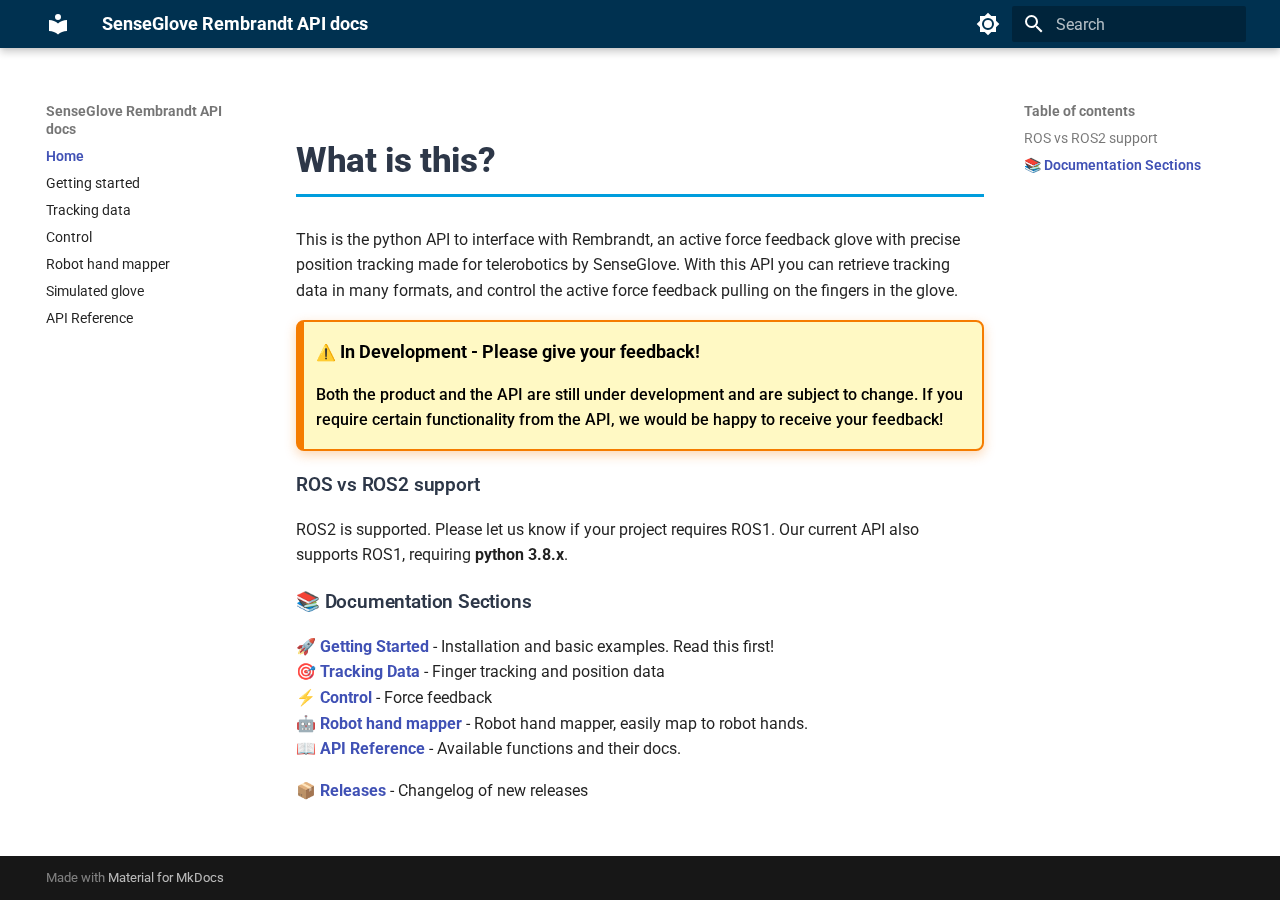
<file: index.html>
<!doctype html>
<html lang="en" class="no-js">
  <head>
    
      <meta charset="utf-8">
      <meta name="viewport" content="width=device-width,initial-scale=1">
      
      
      
      
      
        <link rel="next" href="getting_started/">
      
      
      <link rel="icon" href="assets/images/favicon.png">
      <meta name="generator" content="mkdocs-1.6.1, mkdocs-material-9.6.14">
    
    
      
        <title>SenseGlove Rembrandt API docs</title>
      
    
    
      <link rel="stylesheet" href="assets/stylesheets/main.342714a4.min.css">
      
        
        <link rel="stylesheet" href="assets/stylesheets/palette.06af60db.min.css">
      
      


    
    
      
    
    
      
        
        
        <link rel="preconnect" href="https://fonts.gstatic.com" crossorigin>
        <link rel="stylesheet" href="https://fonts.googleapis.com/css?family=Roboto:300,300i,400,400i,700,700i%7CRoboto+Mono:400,400i,700,700i&display=fallback">
        <style>:root{--md-text-font:"Roboto";--md-code-font:"Roboto Mono"}</style>
      
    
    
      <link rel="stylesheet" href="assets/_mkdocstrings.css">
    
      <link rel="stylesheet" href="stylesheets/extra.css">
    
    <script>__md_scope=new URL(".",location),__md_hash=e=>[...e].reduce(((e,_)=>(e<<5)-e+_.charCodeAt(0)),0),__md_get=(e,_=localStorage,t=__md_scope)=>JSON.parse(_.getItem(t.pathname+"."+e)),__md_set=(e,_,t=localStorage,a=__md_scope)=>{try{t.setItem(a.pathname+"."+e,JSON.stringify(_))}catch(e){}}</script>
    
      

    
    
    
  </head>
  
  
    
    
      
    
    
    
    
    <body dir="ltr" data-md-color-scheme="default" data-md-color-primary="indigo" data-md-color-accent="blue">
  
    
    <input class="md-toggle" data-md-toggle="drawer" type="checkbox" id="__drawer" autocomplete="off">
    <input class="md-toggle" data-md-toggle="search" type="checkbox" id="__search" autocomplete="off">
    <label class="md-overlay" for="__drawer"></label>
    <div data-md-component="skip">
      
        
        <a href="#what-is-this" class="md-skip">
          Skip to content
        </a>
      
    </div>
    <div data-md-component="announce">
      
    </div>
    
    
      

  

<header class="md-header md-header--shadow" data-md-component="header">
  <nav class="md-header__inner md-grid" aria-label="Header">
    <a href="." title="SenseGlove Rembrandt API docs" class="md-header__button md-logo" aria-label="SenseGlove Rembrandt API docs" data-md-component="logo">
      
  
  <svg xmlns="http://www.w3.org/2000/svg" viewBox="0 0 24 24"><path d="M12 8a3 3 0 0 0 3-3 3 3 0 0 0-3-3 3 3 0 0 0-3 3 3 3 0 0 0 3 3m0 3.54C9.64 9.35 6.5 8 3 8v11c3.5 0 6.64 1.35 9 3.54 2.36-2.19 5.5-3.54 9-3.54V8c-3.5 0-6.64 1.35-9 3.54"/></svg>

    </a>
    <label class="md-header__button md-icon" for="__drawer">
      
      <svg xmlns="http://www.w3.org/2000/svg" viewBox="0 0 24 24"><path d="M3 6h18v2H3zm0 5h18v2H3zm0 5h18v2H3z"/></svg>
    </label>
    <div class="md-header__title" data-md-component="header-title">
      <div class="md-header__ellipsis">
        <div class="md-header__topic">
          <span class="md-ellipsis">
            SenseGlove Rembrandt API docs
          </span>
        </div>
        <div class="md-header__topic" data-md-component="header-topic">
          <span class="md-ellipsis">
            
              Home
            
          </span>
        </div>
      </div>
    </div>
    
      
        <form class="md-header__option" data-md-component="palette">
  
    
    
    
    <input class="md-option" data-md-color-media="" data-md-color-scheme="default" data-md-color-primary="indigo" data-md-color-accent="blue"  aria-label="Switch to dark mode"  type="radio" name="__palette" id="__palette_0">
    
      <label class="md-header__button md-icon" title="Switch to dark mode" for="__palette_1" hidden>
        <svg xmlns="http://www.w3.org/2000/svg" viewBox="0 0 24 24"><path d="M12 8a4 4 0 0 0-4 4 4 4 0 0 0 4 4 4 4 0 0 0 4-4 4 4 0 0 0-4-4m0 10a6 6 0 0 1-6-6 6 6 0 0 1 6-6 6 6 0 0 1 6 6 6 6 0 0 1-6 6m8-9.31V4h-4.69L12 .69 8.69 4H4v4.69L.69 12 4 15.31V20h4.69L12 23.31 15.31 20H20v-4.69L23.31 12z"/></svg>
      </label>
    
  
    
    
    
    <input class="md-option" data-md-color-media="" data-md-color-scheme="slate" data-md-color-primary="indigo" data-md-color-accent="blue"  aria-label="Switch to light mode"  type="radio" name="__palette" id="__palette_1">
    
      <label class="md-header__button md-icon" title="Switch to light mode" for="__palette_0" hidden>
        <svg xmlns="http://www.w3.org/2000/svg" viewBox="0 0 24 24"><path d="M12 18c-.89 0-1.74-.2-2.5-.55C11.56 16.5 13 14.42 13 12s-1.44-4.5-3.5-5.45C10.26 6.2 11.11 6 12 6a6 6 0 0 1 6 6 6 6 0 0 1-6 6m8-9.31V4h-4.69L12 .69 8.69 4H4v4.69L.69 12 4 15.31V20h4.69L12 23.31 15.31 20H20v-4.69L23.31 12z"/></svg>
      </label>
    
  
</form>
      
    
    
      <script>var palette=__md_get("__palette");if(palette&&palette.color){if("(prefers-color-scheme)"===palette.color.media){var media=matchMedia("(prefers-color-scheme: light)"),input=document.querySelector(media.matches?"[data-md-color-media='(prefers-color-scheme: light)']":"[data-md-color-media='(prefers-color-scheme: dark)']");palette.color.media=input.getAttribute("data-md-color-media"),palette.color.scheme=input.getAttribute("data-md-color-scheme"),palette.color.primary=input.getAttribute("data-md-color-primary"),palette.color.accent=input.getAttribute("data-md-color-accent")}for(var[key,value]of Object.entries(palette.color))document.body.setAttribute("data-md-color-"+key,value)}</script>
    
    
    
      
      
        <label class="md-header__button md-icon" for="__search">
          
          <svg xmlns="http://www.w3.org/2000/svg" viewBox="0 0 24 24"><path d="M9.5 3A6.5 6.5 0 0 1 16 9.5c0 1.61-.59 3.09-1.56 4.23l.27.27h.79l5 5-1.5 1.5-5-5v-.79l-.27-.27A6.52 6.52 0 0 1 9.5 16 6.5 6.5 0 0 1 3 9.5 6.5 6.5 0 0 1 9.5 3m0 2C7 5 5 7 5 9.5S7 14 9.5 14 14 12 14 9.5 12 5 9.5 5"/></svg>
        </label>
        <div class="md-search" data-md-component="search" role="dialog">
  <label class="md-search__overlay" for="__search"></label>
  <div class="md-search__inner" role="search">
    <form class="md-search__form" name="search">
      <input type="text" class="md-search__input" name="query" aria-label="Search" placeholder="Search" autocapitalize="off" autocorrect="off" autocomplete="off" spellcheck="false" data-md-component="search-query" required>
      <label class="md-search__icon md-icon" for="__search">
        
        <svg xmlns="http://www.w3.org/2000/svg" viewBox="0 0 24 24"><path d="M9.5 3A6.5 6.5 0 0 1 16 9.5c0 1.61-.59 3.09-1.56 4.23l.27.27h.79l5 5-1.5 1.5-5-5v-.79l-.27-.27A6.52 6.52 0 0 1 9.5 16 6.5 6.5 0 0 1 3 9.5 6.5 6.5 0 0 1 9.5 3m0 2C7 5 5 7 5 9.5S7 14 9.5 14 14 12 14 9.5 12 5 9.5 5"/></svg>
        
        <svg xmlns="http://www.w3.org/2000/svg" viewBox="0 0 24 24"><path d="M20 11v2H8l5.5 5.5-1.42 1.42L4.16 12l7.92-7.92L13.5 5.5 8 11z"/></svg>
      </label>
      <nav class="md-search__options" aria-label="Search">
        
        <button type="reset" class="md-search__icon md-icon" title="Clear" aria-label="Clear" tabindex="-1">
          
          <svg xmlns="http://www.w3.org/2000/svg" viewBox="0 0 24 24"><path d="M19 6.41 17.59 5 12 10.59 6.41 5 5 6.41 10.59 12 5 17.59 6.41 19 12 13.41 17.59 19 19 17.59 13.41 12z"/></svg>
        </button>
      </nav>
      
    </form>
    <div class="md-search__output">
      <div class="md-search__scrollwrap" tabindex="0" data-md-scrollfix>
        <div class="md-search-result" data-md-component="search-result">
          <div class="md-search-result__meta">
            Initializing search
          </div>
          <ol class="md-search-result__list" role="presentation"></ol>
        </div>
      </div>
    </div>
  </div>
</div>
      
    
    
  </nav>
  
</header>
    
    <div class="md-container" data-md-component="container">
      
      
        
          
        
      
      <main class="md-main" data-md-component="main">
        <div class="md-main__inner md-grid">
          
            
              
              <div class="md-sidebar md-sidebar--primary" data-md-component="sidebar" data-md-type="navigation" >
                <div class="md-sidebar__scrollwrap">
                  <div class="md-sidebar__inner">
                    



<nav class="md-nav md-nav--primary" aria-label="Navigation" data-md-level="0">
  <label class="md-nav__title" for="__drawer">
    <a href="." title="SenseGlove Rembrandt API docs" class="md-nav__button md-logo" aria-label="SenseGlove Rembrandt API docs" data-md-component="logo">
      
  
  <svg xmlns="http://www.w3.org/2000/svg" viewBox="0 0 24 24"><path d="M12 8a3 3 0 0 0 3-3 3 3 0 0 0-3-3 3 3 0 0 0-3 3 3 3 0 0 0 3 3m0 3.54C9.64 9.35 6.5 8 3 8v11c3.5 0 6.64 1.35 9 3.54 2.36-2.19 5.5-3.54 9-3.54V8c-3.5 0-6.64 1.35-9 3.54"/></svg>

    </a>
    SenseGlove Rembrandt API docs
  </label>
  
  <ul class="md-nav__list" data-md-scrollfix>
    
      
      
  
  
    
  
  
  
    <li class="md-nav__item md-nav__item--active">
      
      <input class="md-nav__toggle md-toggle" type="checkbox" id="__toc">
      
      
        
      
      
        <label class="md-nav__link md-nav__link--active" for="__toc">
          
  
  
  <span class="md-ellipsis">
    Home
    
  </span>
  

          <span class="md-nav__icon md-icon"></span>
        </label>
      
      <a href="." class="md-nav__link md-nav__link--active">
        
  
  
  <span class="md-ellipsis">
    Home
    
  </span>
  

      </a>
      
        

<nav class="md-nav md-nav--secondary" aria-label="Table of contents">
  
  
  
    
  
  
    <label class="md-nav__title" for="__toc">
      <span class="md-nav__icon md-icon"></span>
      Table of contents
    </label>
    <ul class="md-nav__list" data-md-component="toc" data-md-scrollfix>
      
        <li class="md-nav__item">
  <a href="#ros-vs-ros2-support" class="md-nav__link">
    <span class="md-ellipsis">
      ROS vs ROS2 support
    </span>
  </a>
  
</li>
      
        <li class="md-nav__item">
  <a href="#documentation-sections" class="md-nav__link">
    <span class="md-ellipsis">
      📚 Documentation Sections
    </span>
  </a>
  
</li>
      
    </ul>
  
</nav>
      
    </li>
  

    
      
      
  
  
  
  
    <li class="md-nav__item">
      <a href="getting_started/" class="md-nav__link">
        
  
  
  <span class="md-ellipsis">
    Getting started
    
  </span>
  

      </a>
    </li>
  

    
      
      
  
  
  
  
    <li class="md-nav__item">
      <a href="tracking/" class="md-nav__link">
        
  
  
  <span class="md-ellipsis">
    Tracking data
    
  </span>
  

      </a>
    </li>
  

    
      
      
  
  
  
  
    <li class="md-nav__item">
      <a href="control/" class="md-nav__link">
        
  
  
  <span class="md-ellipsis">
    Control
    
  </span>
  

      </a>
    </li>
  

    
      
      
  
  
  
  
    <li class="md-nav__item">
      <a href="robot_hand_mapper/" class="md-nav__link">
        
  
  
  <span class="md-ellipsis">
    Robot hand mapper
    
  </span>
  

      </a>
    </li>
  

    
      
      
  
  
  
  
    <li class="md-nav__item">
      <a href="simulated_glove/" class="md-nav__link">
        
  
  
  <span class="md-ellipsis">
    Simulated glove
    
  </span>
  

      </a>
    </li>
  

    
      
      
  
  
  
  
    <li class="md-nav__item">
      <a href="api-reference/" class="md-nav__link">
        
  
  
  <span class="md-ellipsis">
    API Reference
    
  </span>
  

      </a>
    </li>
  

    
  </ul>
</nav>
                  </div>
                </div>
              </div>
            
            
              
              <div class="md-sidebar md-sidebar--secondary" data-md-component="sidebar" data-md-type="toc" >
                <div class="md-sidebar__scrollwrap">
                  <div class="md-sidebar__inner">
                    

<nav class="md-nav md-nav--secondary" aria-label="Table of contents">
  
  
  
    
  
  
    <label class="md-nav__title" for="__toc">
      <span class="md-nav__icon md-icon"></span>
      Table of contents
    </label>
    <ul class="md-nav__list" data-md-component="toc" data-md-scrollfix>
      
        <li class="md-nav__item">
  <a href="#ros-vs-ros2-support" class="md-nav__link">
    <span class="md-ellipsis">
      ROS vs ROS2 support
    </span>
  </a>
  
</li>
      
        <li class="md-nav__item">
  <a href="#documentation-sections" class="md-nav__link">
    <span class="md-ellipsis">
      📚 Documentation Sections
    </span>
  </a>
  
</li>
      
    </ul>
  
</nav>
                  </div>
                </div>
              </div>
            
          
          
            <div class="md-content" data-md-component="content">
              <article class="md-content__inner md-typeset">
                
                  



<h1 id="what-is-this">What is this?</h1>
<p>This is the python API to interface with Rembrandt, an active force feedback glove with precise position tracking made for telerobotics by SenseGlove. With this API you can retrieve tracking data in many formats, and control the active force feedback pulling on the fingers in the glove. </p>
<blockquote>
<p>⚠️ <strong>In Development - Please give your feedback!</strong></p>
<p>Both the product and the API are still under development and are subject to change. If you require certain functionality from the API, we would be happy to receive your feedback!</p>
</blockquote>
<h4 id="ros-vs-ros2-support">ROS vs ROS2 support</h4>
<p>ROS2 is supported. Please let us know if your project requires ROS1. Our current API also supports ROS1, requiring <strong>python 3.8.x</strong>.</p>
<h4 id="documentation-sections">📚 Documentation Sections</h4>
<p>🚀 <strong><a href="getting_started/">Getting Started</a></strong> - Installation and basic examples. Read this first!<br />
🎯 <strong><a href="tracking/">Tracking Data</a></strong> - Finger tracking and position data<br />
⚡ <strong><a href="control/">Control</a></strong> - Force feedback<br />
🤖 <strong><a href="robot_hand_mapper/">Robot hand mapper</a></strong> - Robot hand mapper, easily map to robot hands.<br />
📖 <strong><a href="api-reference/">API Reference</a></strong> - Available functions and their docs.</p>
<p>📦 <strong><a href="releases/">Releases</a></strong> - Changelog of new releases</p>












                
              </article>
            </div>
          
          
<script>var target=document.getElementById(location.hash.slice(1));target&&target.name&&(target.checked=target.name.startsWith("__tabbed_"))</script>
        </div>
        
          <button type="button" class="md-top md-icon" data-md-component="top" hidden>
  
  <svg xmlns="http://www.w3.org/2000/svg" viewBox="0 0 24 24"><path d="M13 20h-2V8l-5.5 5.5-1.42-1.42L12 4.16l7.92 7.92-1.42 1.42L13 8z"/></svg>
  Back to top
</button>
        
      </main>
      
        <footer class="md-footer">
  
  <div class="md-footer-meta md-typeset">
    <div class="md-footer-meta__inner md-grid">
      <div class="md-copyright">
  
  
    Made with
    <a href="https://squidfunk.github.io/mkdocs-material/" target="_blank" rel="noopener">
      Material for MkDocs
    </a>
  
</div>
      
    </div>
  </div>
</footer>
      
    </div>
    <div class="md-dialog" data-md-component="dialog">
      <div class="md-dialog__inner md-typeset"></div>
    </div>
    
    
    
      
      <script id="__config" type="application/json">{"base": ".", "features": ["navigation.sections", "navigation.top", "content.code.copy", "content.code.annotate", "content.code.highlight"], "search": "assets/javascripts/workers/search.d50fe291.min.js", "tags": null, "translations": {"clipboard.copied": "Copied to clipboard", "clipboard.copy": "Copy to clipboard", "search.result.more.one": "1 more on this page", "search.result.more.other": "# more on this page", "search.result.none": "No matching documents", "search.result.one": "1 matching document", "search.result.other": "# matching documents", "search.result.placeholder": "Type to start searching", "search.result.term.missing": "Missing", "select.version": "Select version"}, "version": null}</script>
    
    
      <script src="assets/javascripts/bundle.13a4f30d.min.js"></script>
      
        <script src="javascripts/signatures.js"></script>
      
        <script src="javascripts/function-highlighting.js"></script>
      
    
  </body>
</html>
</file>
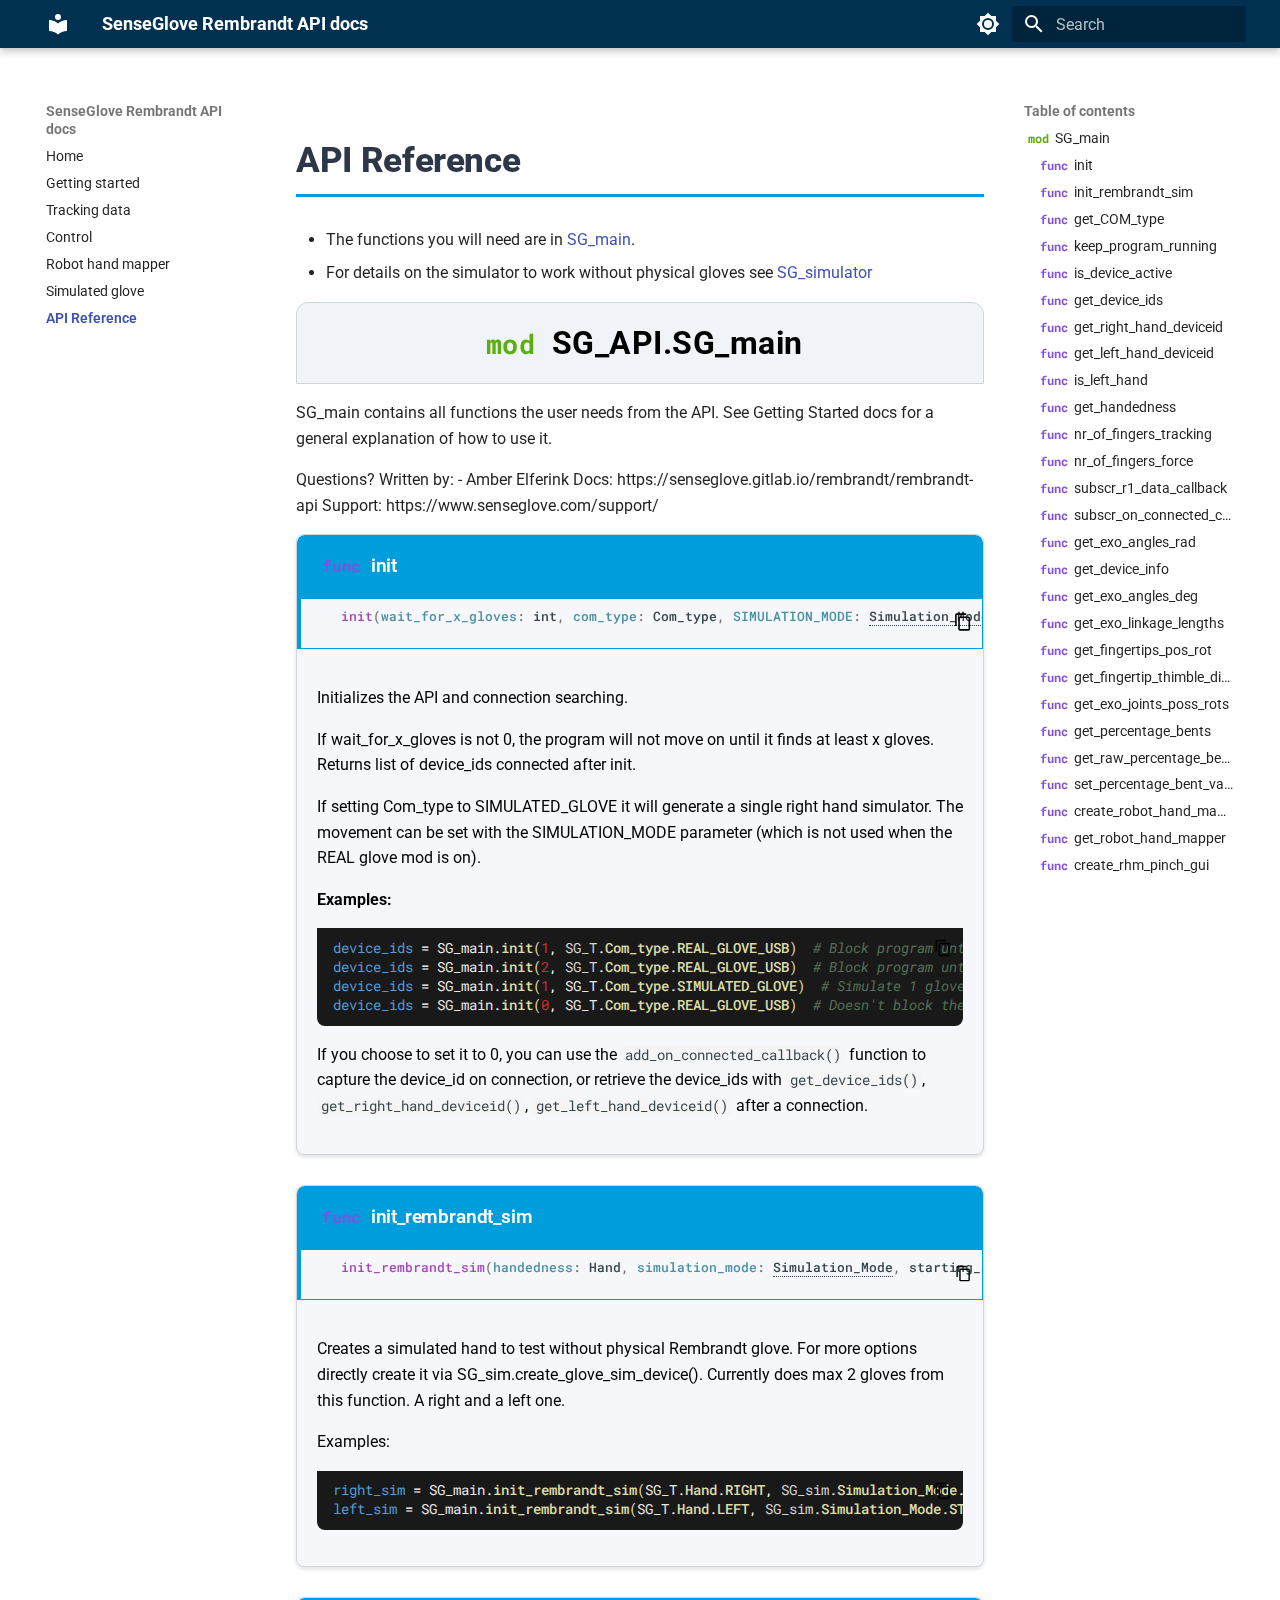
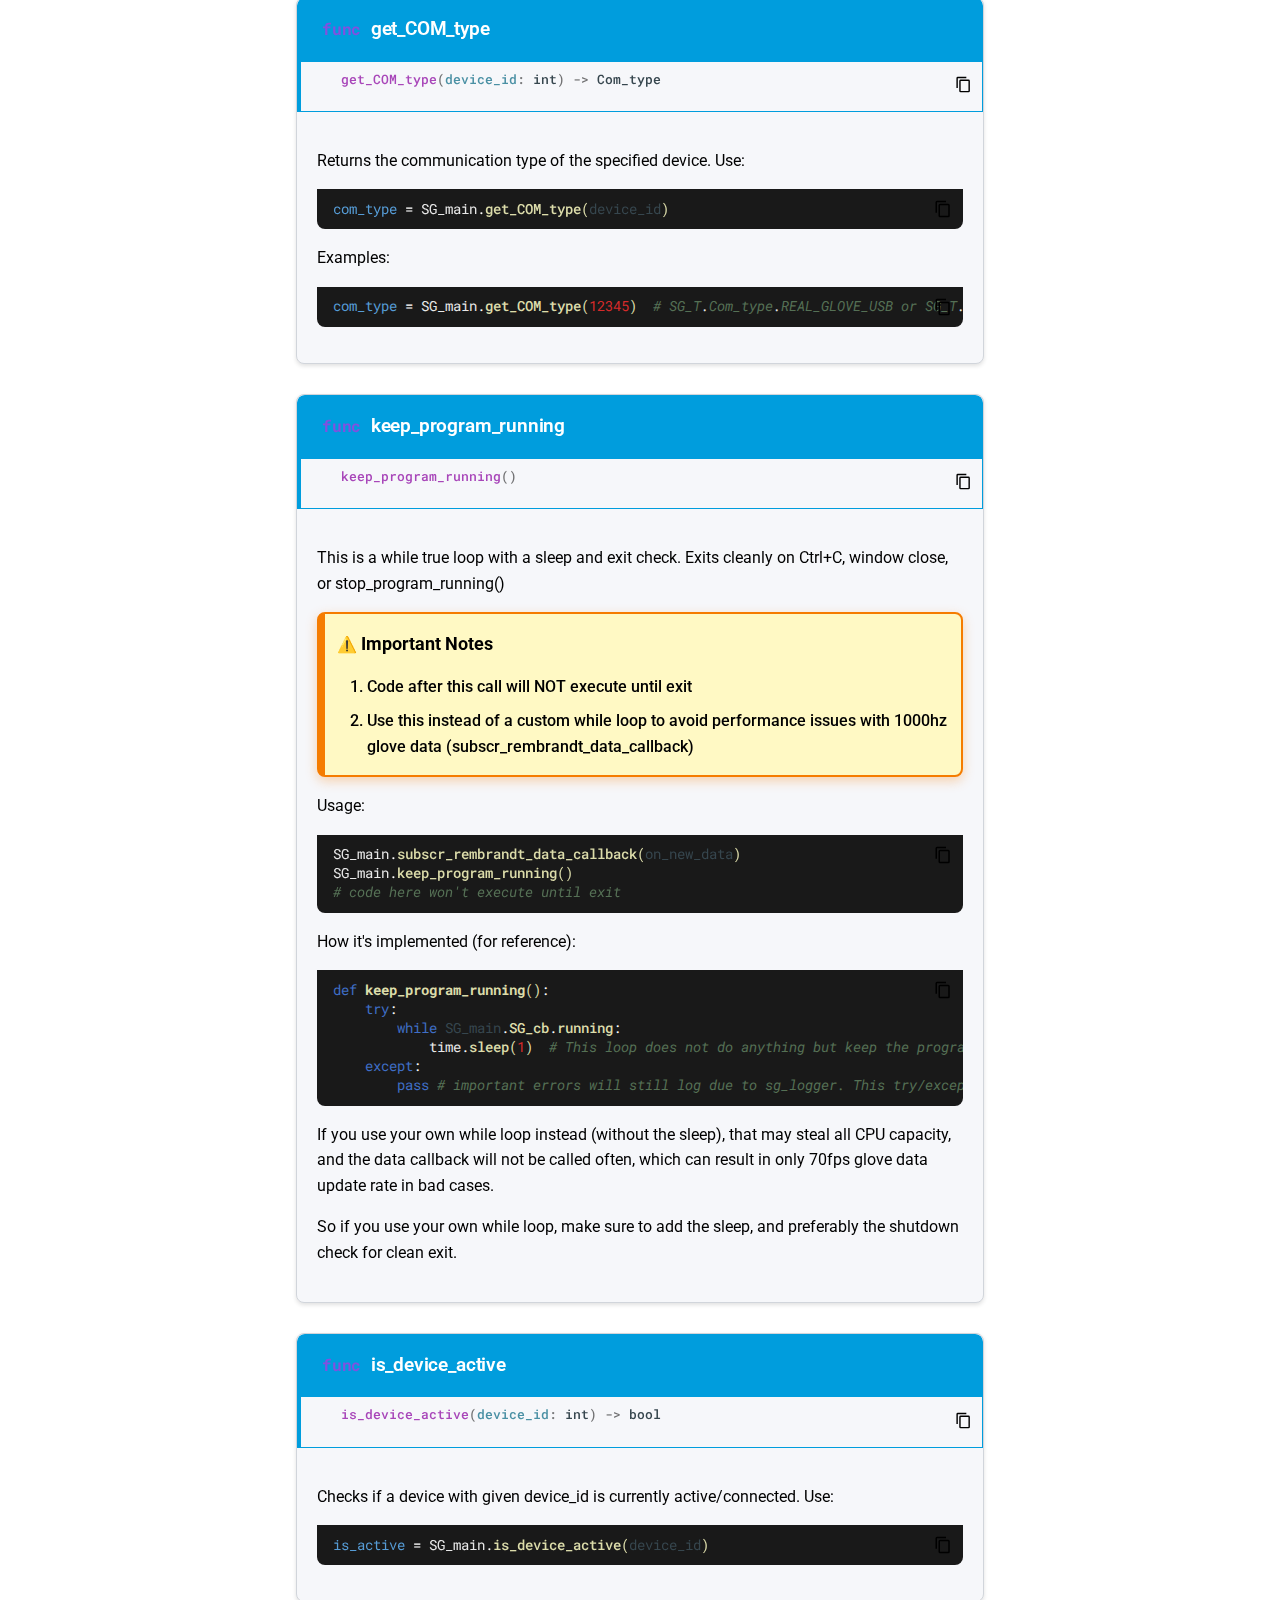
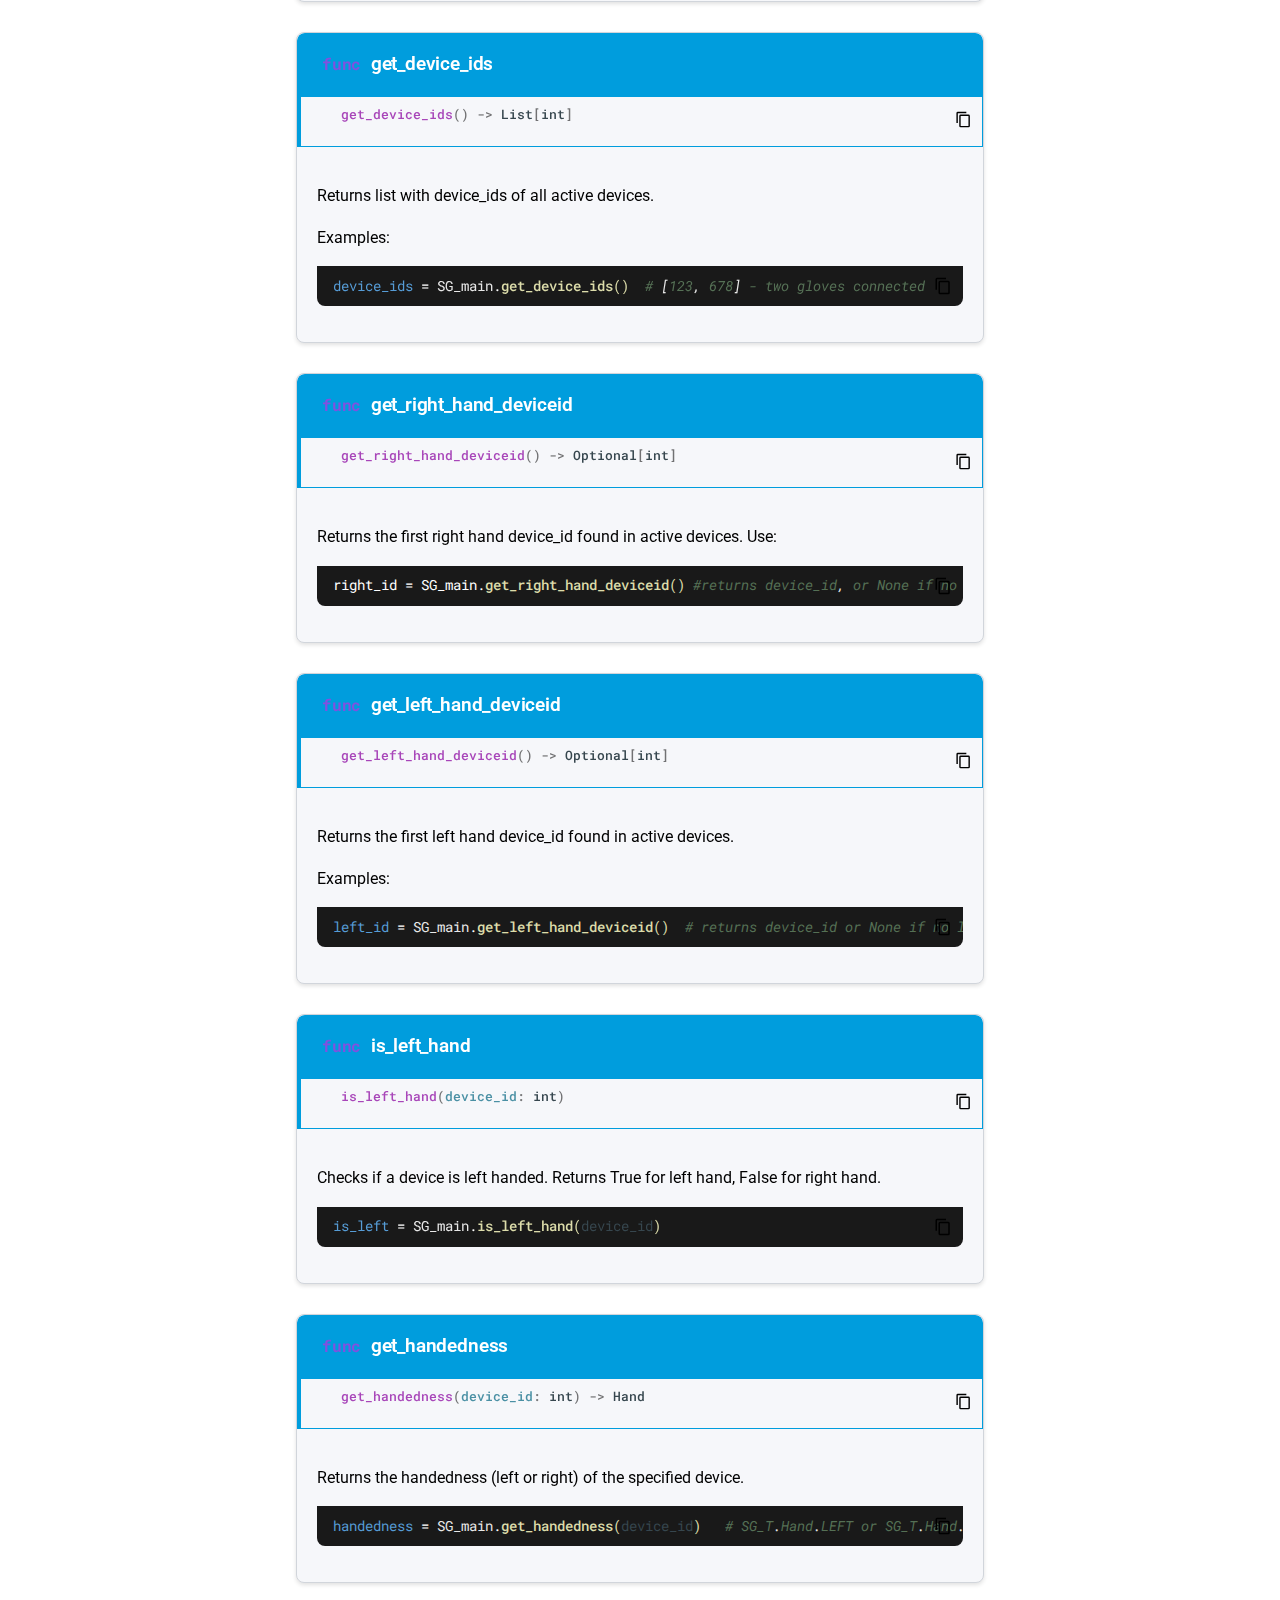
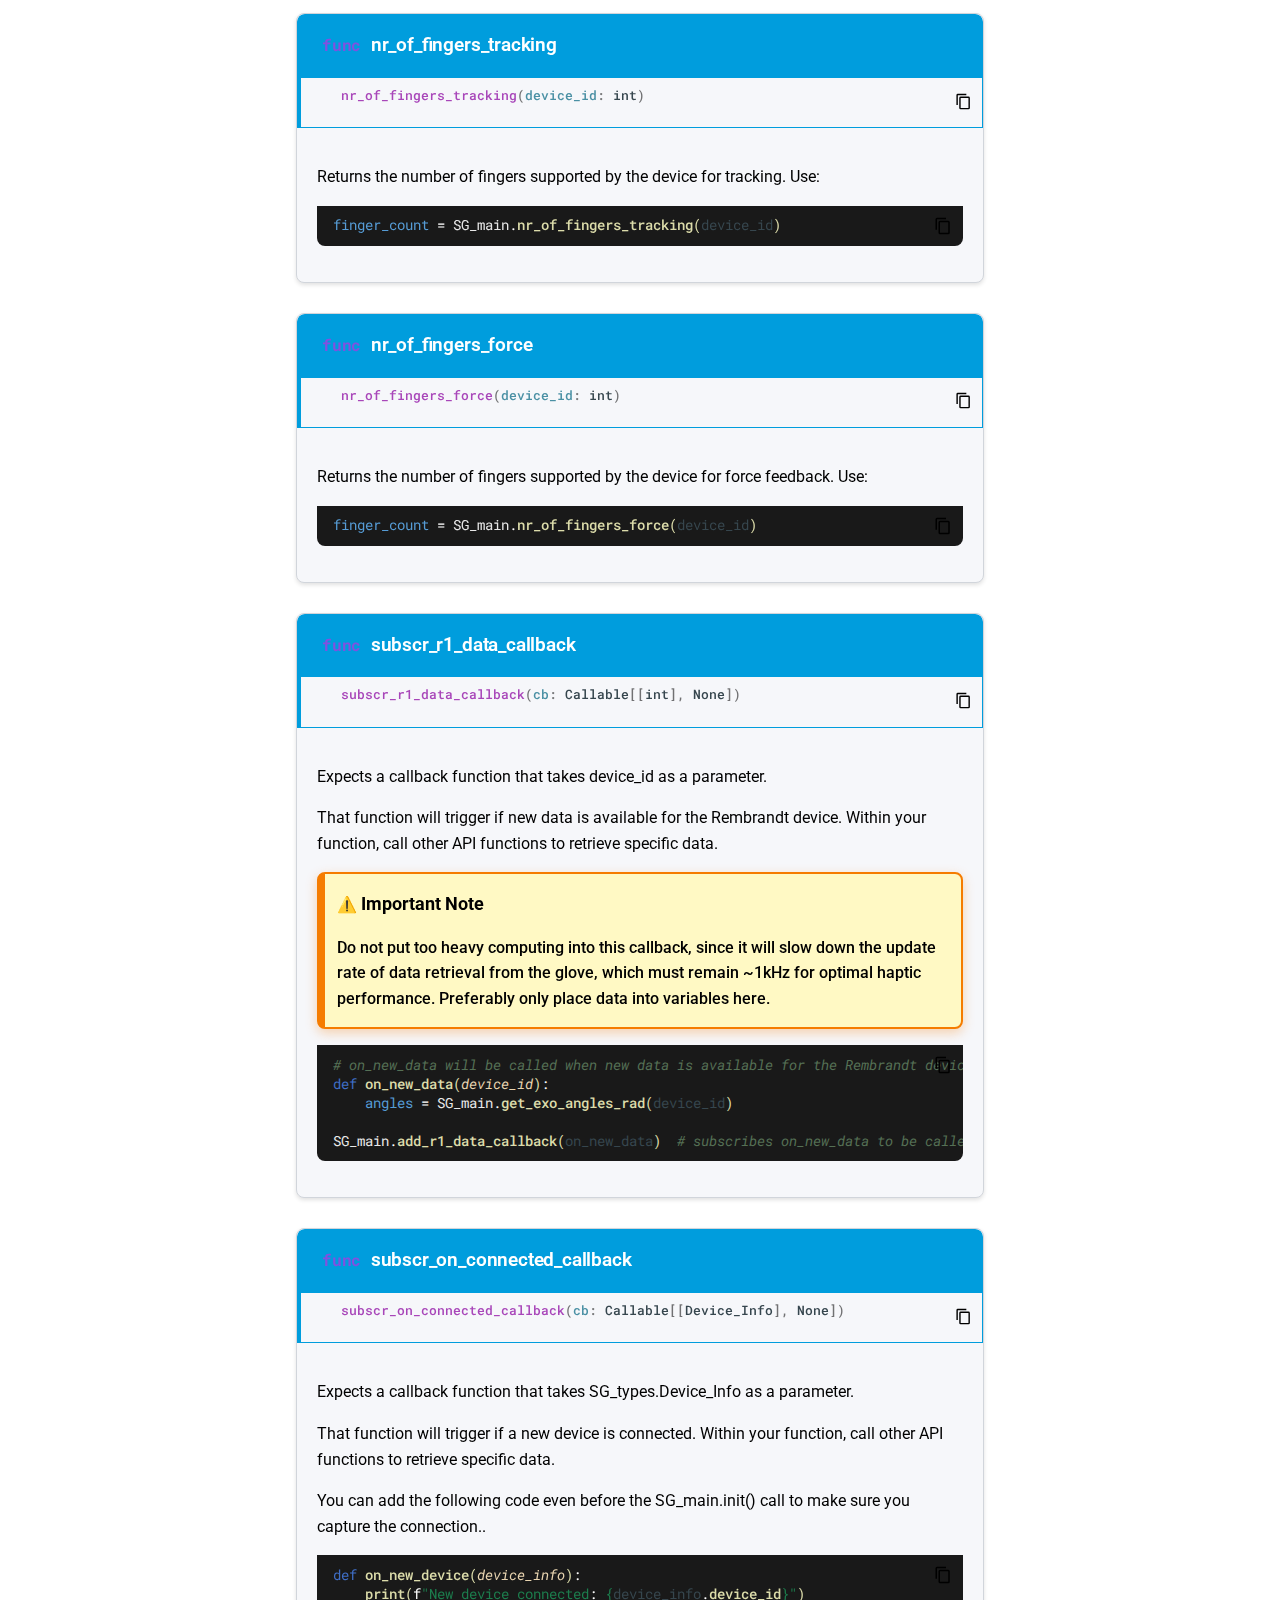
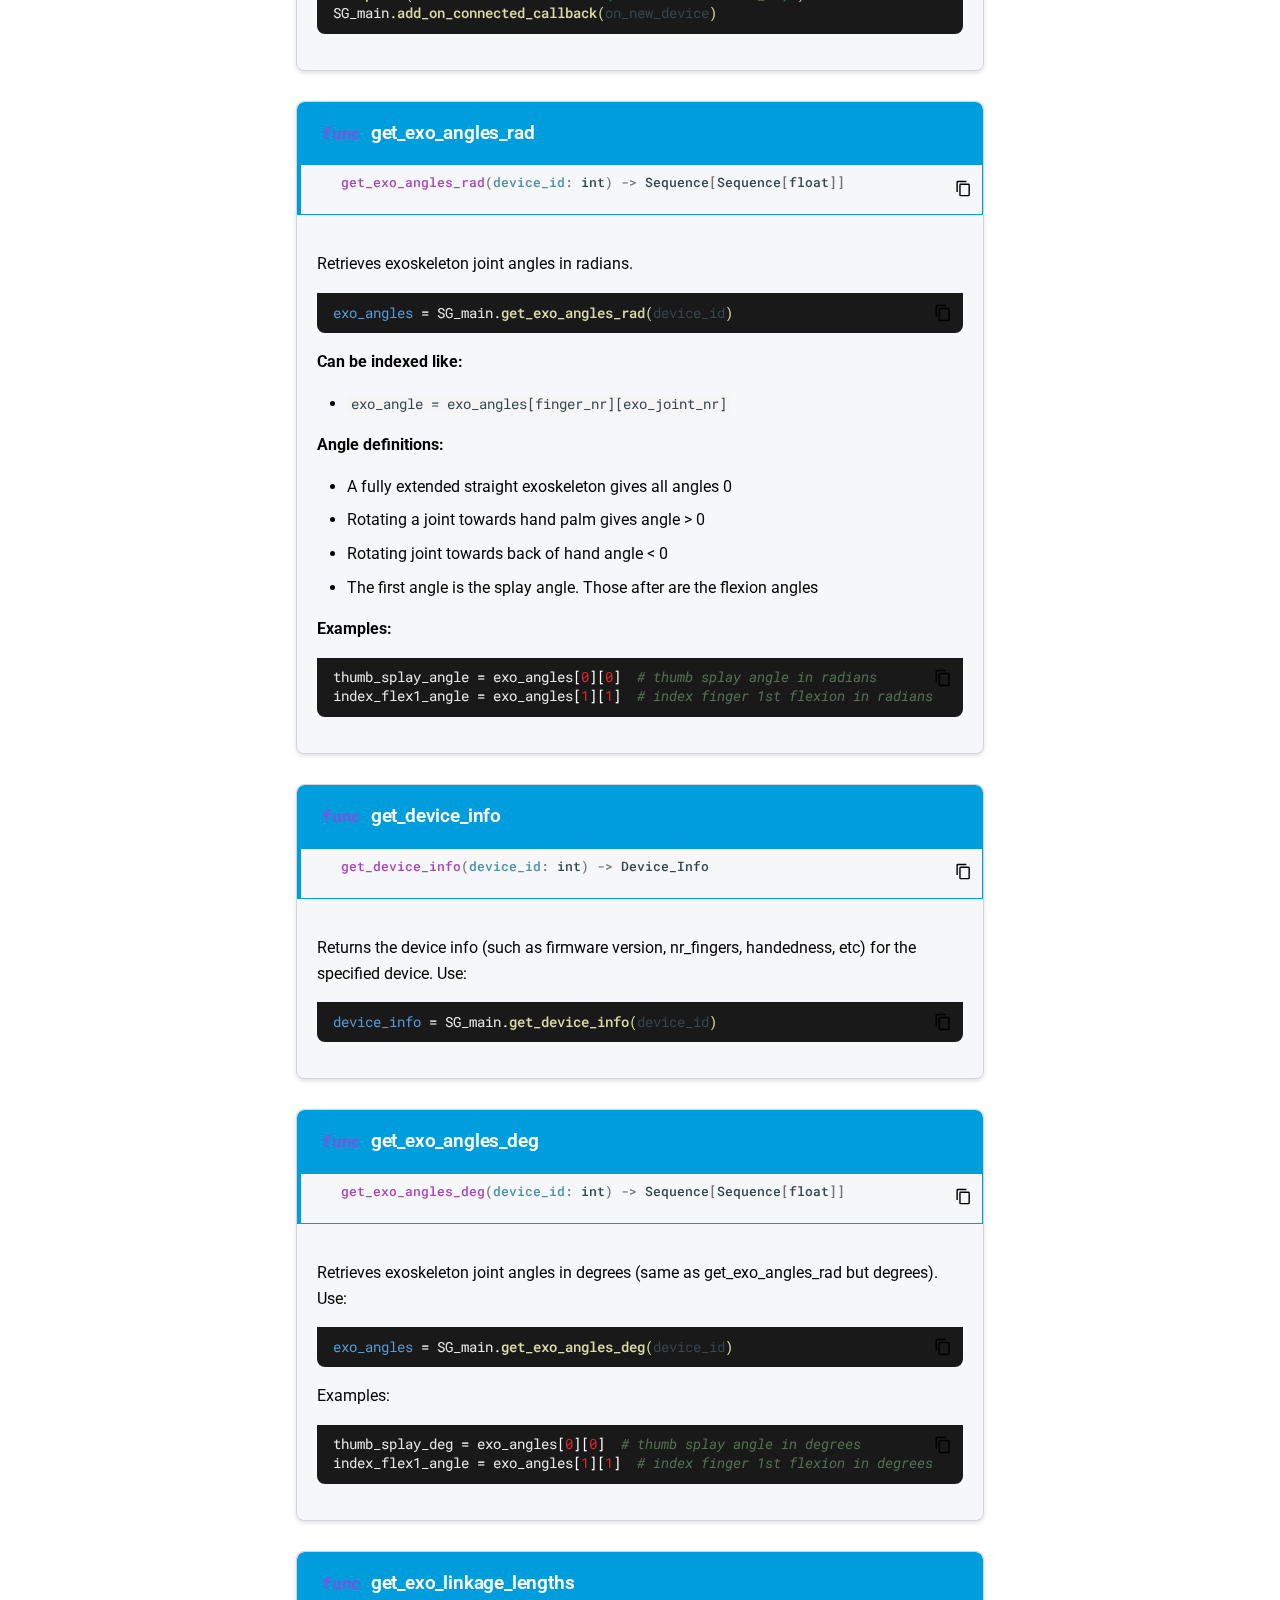
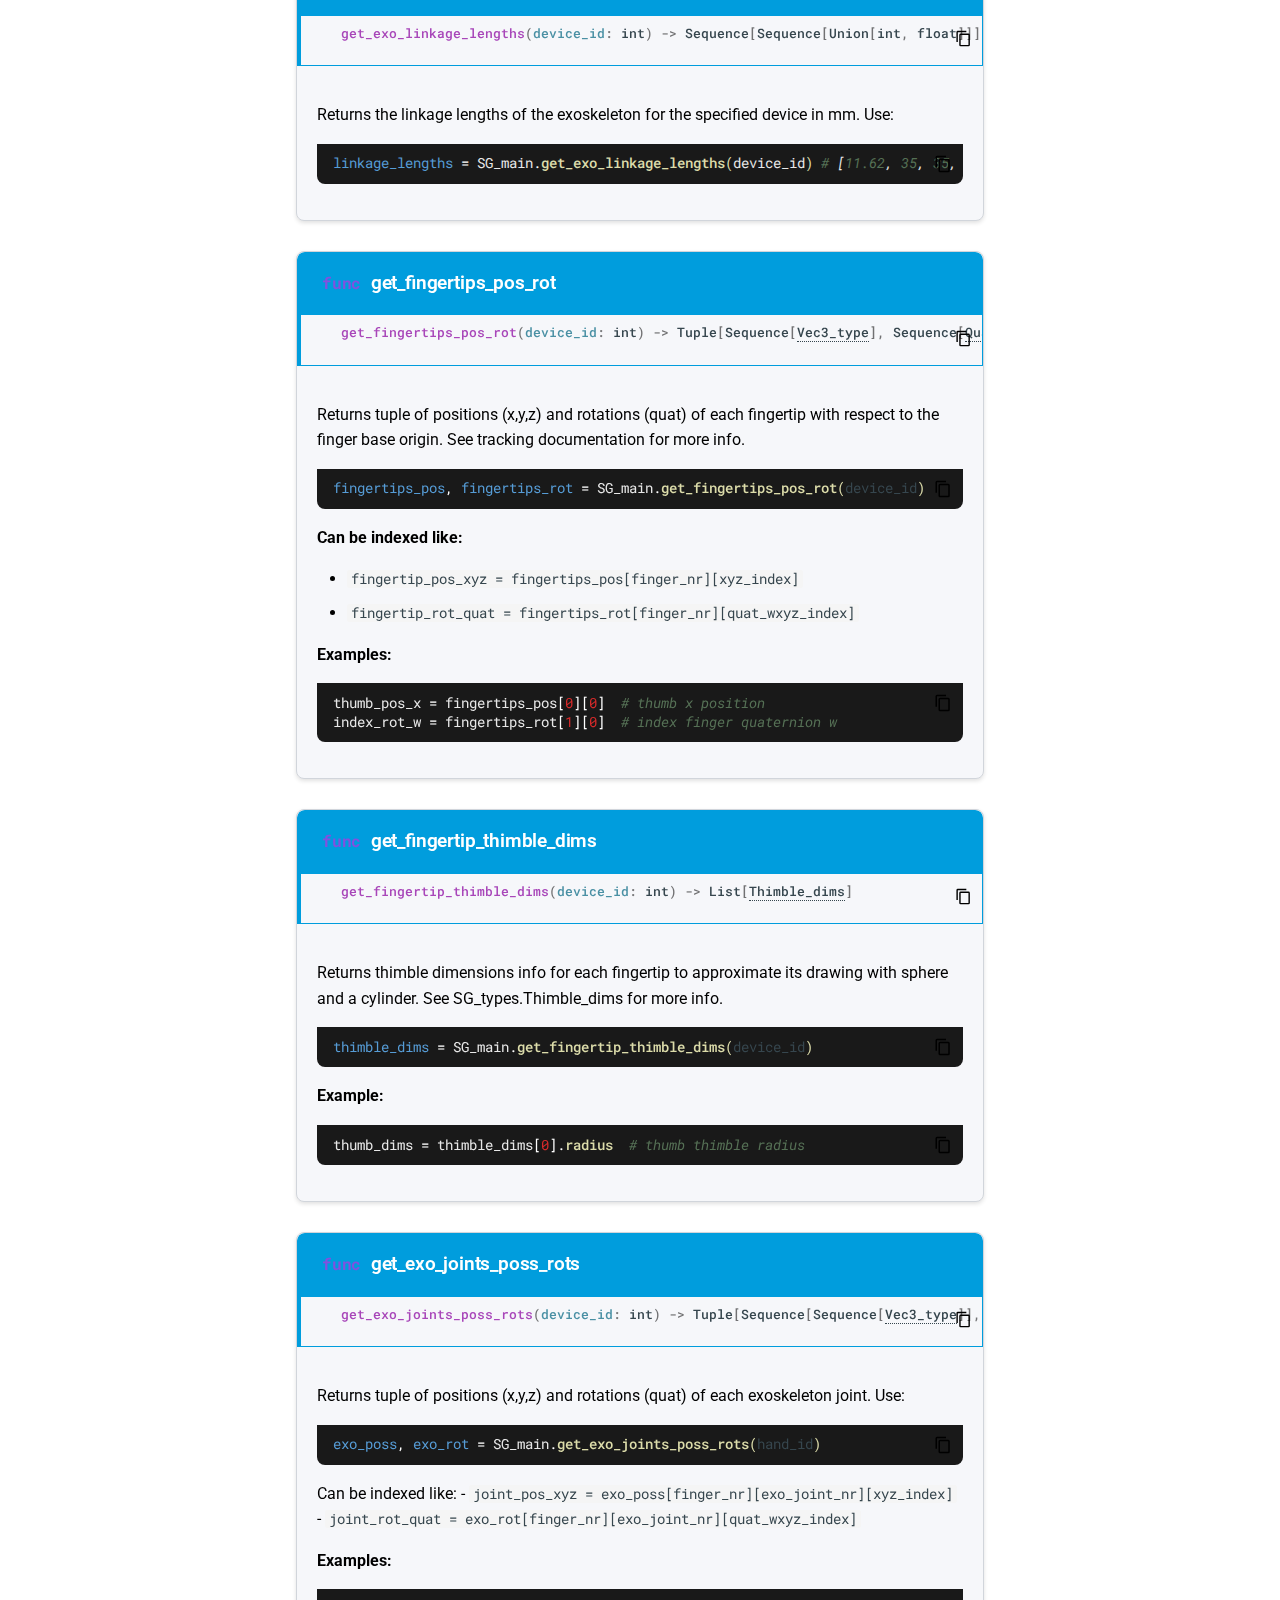
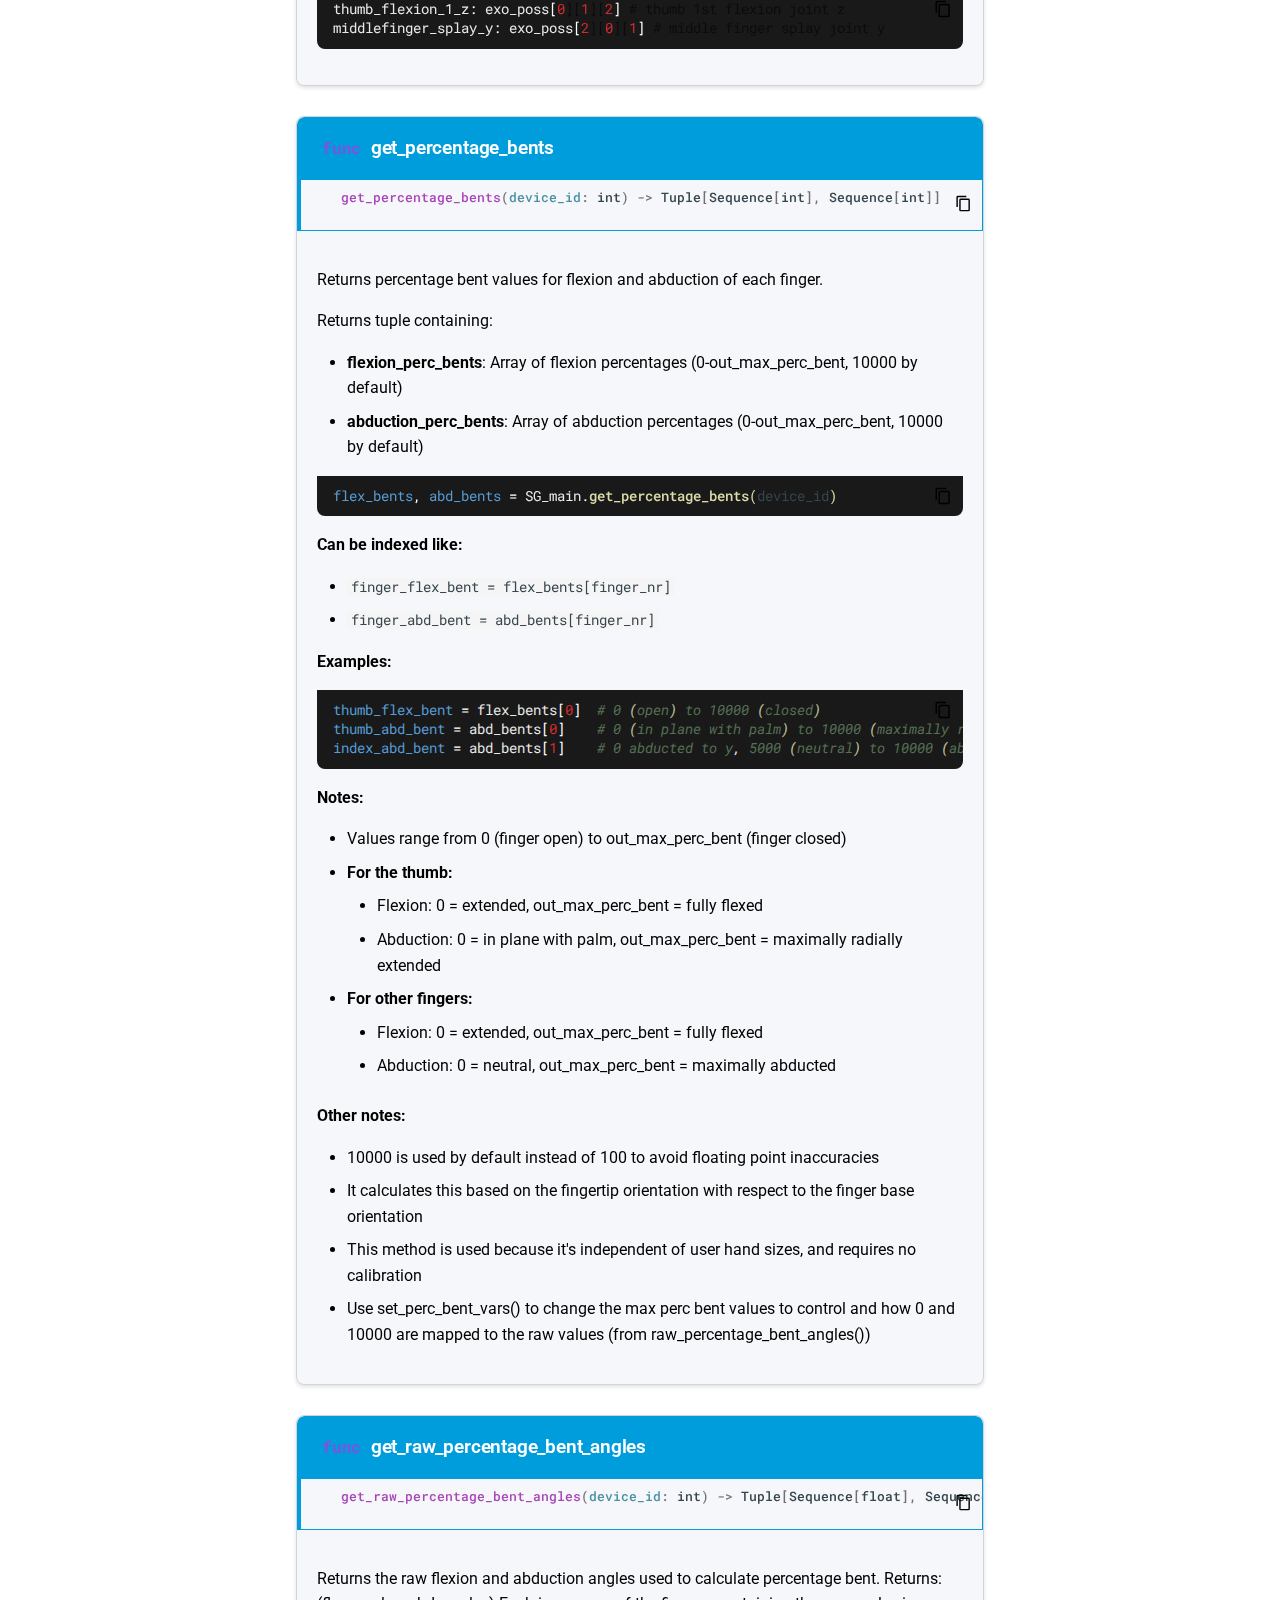
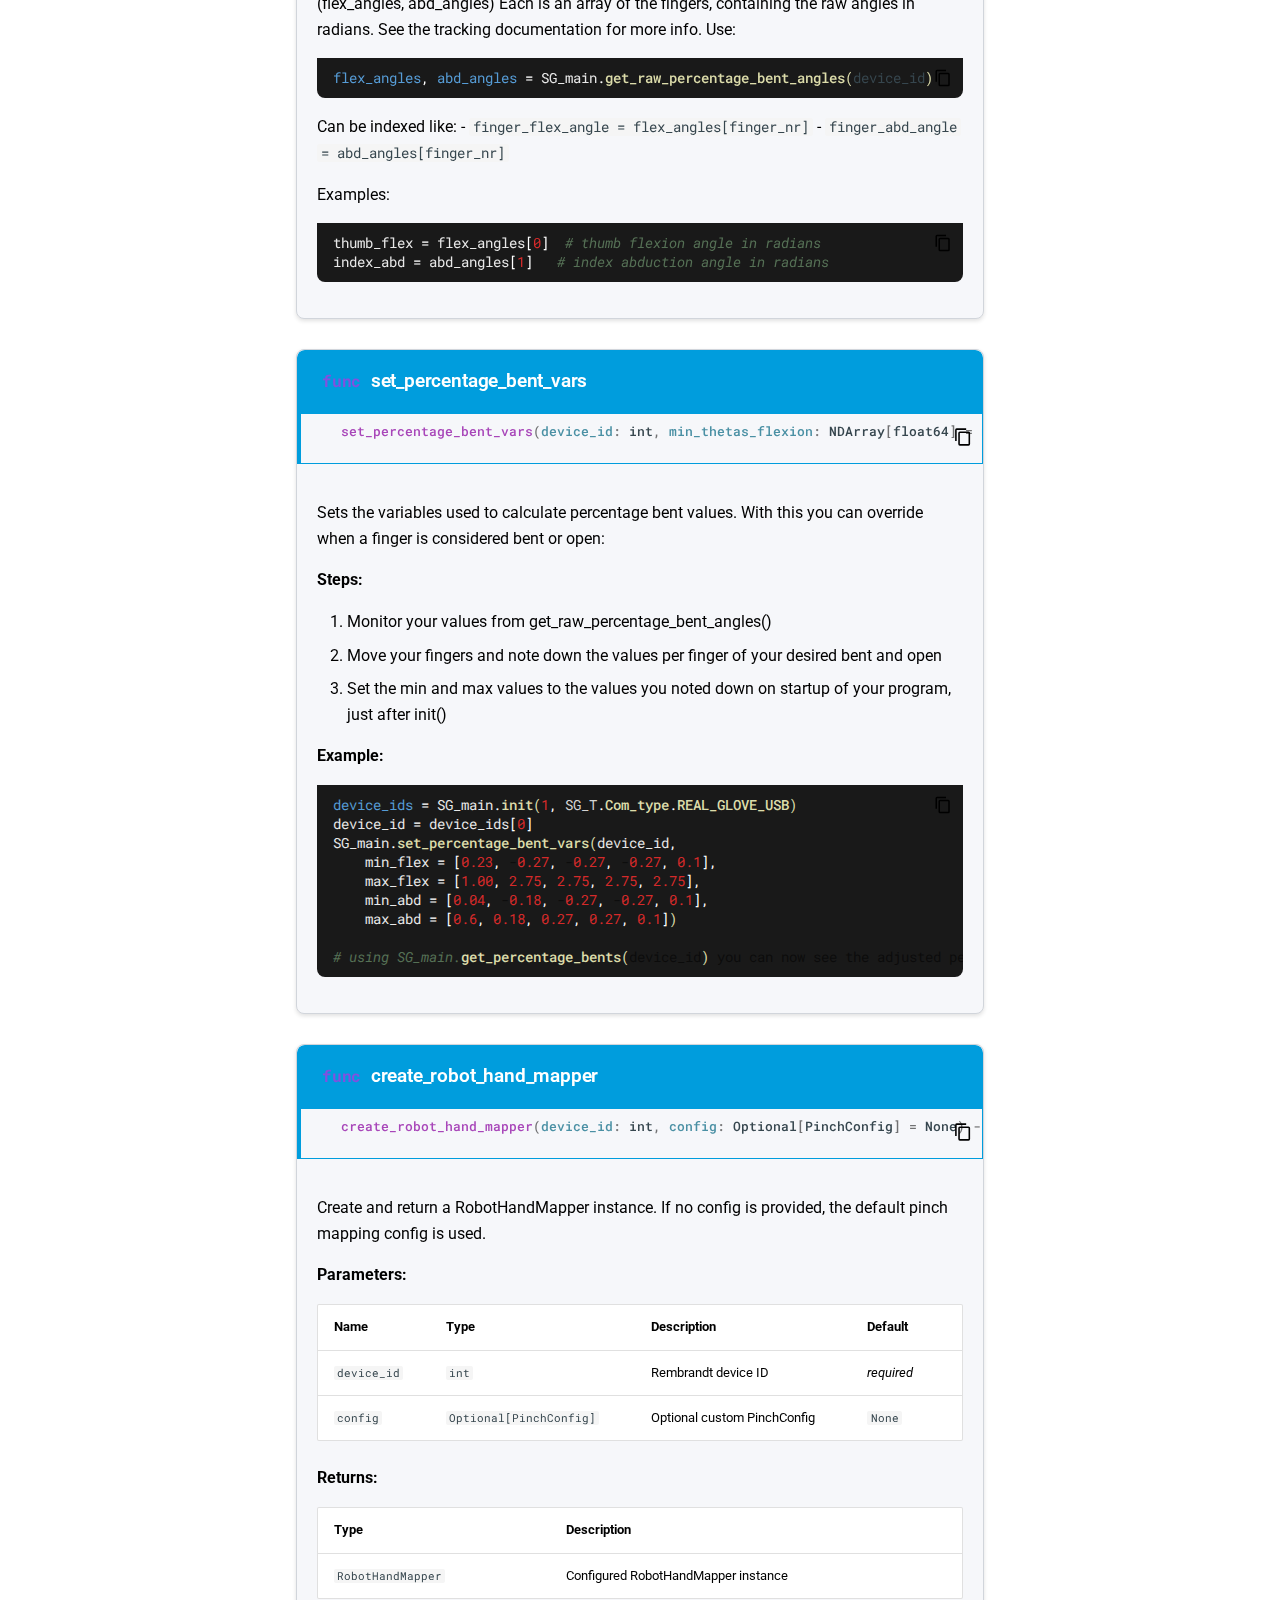
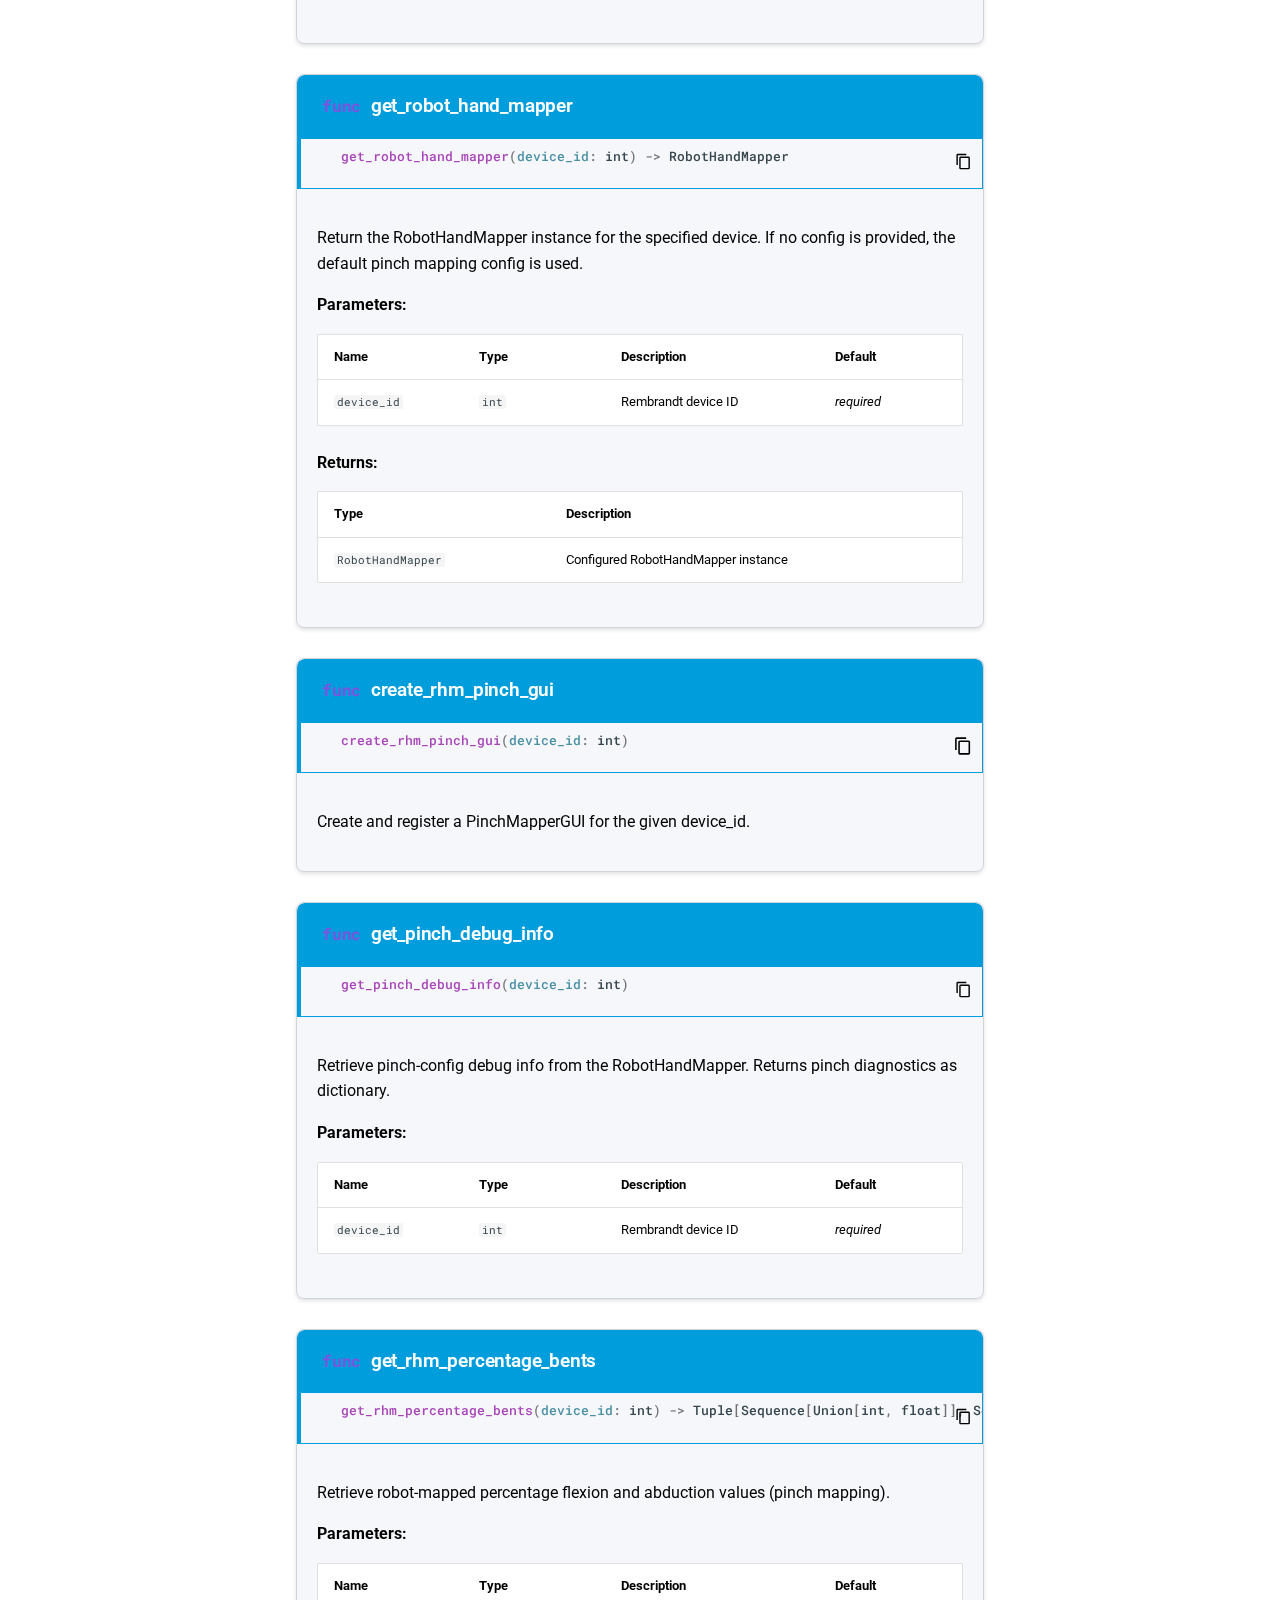
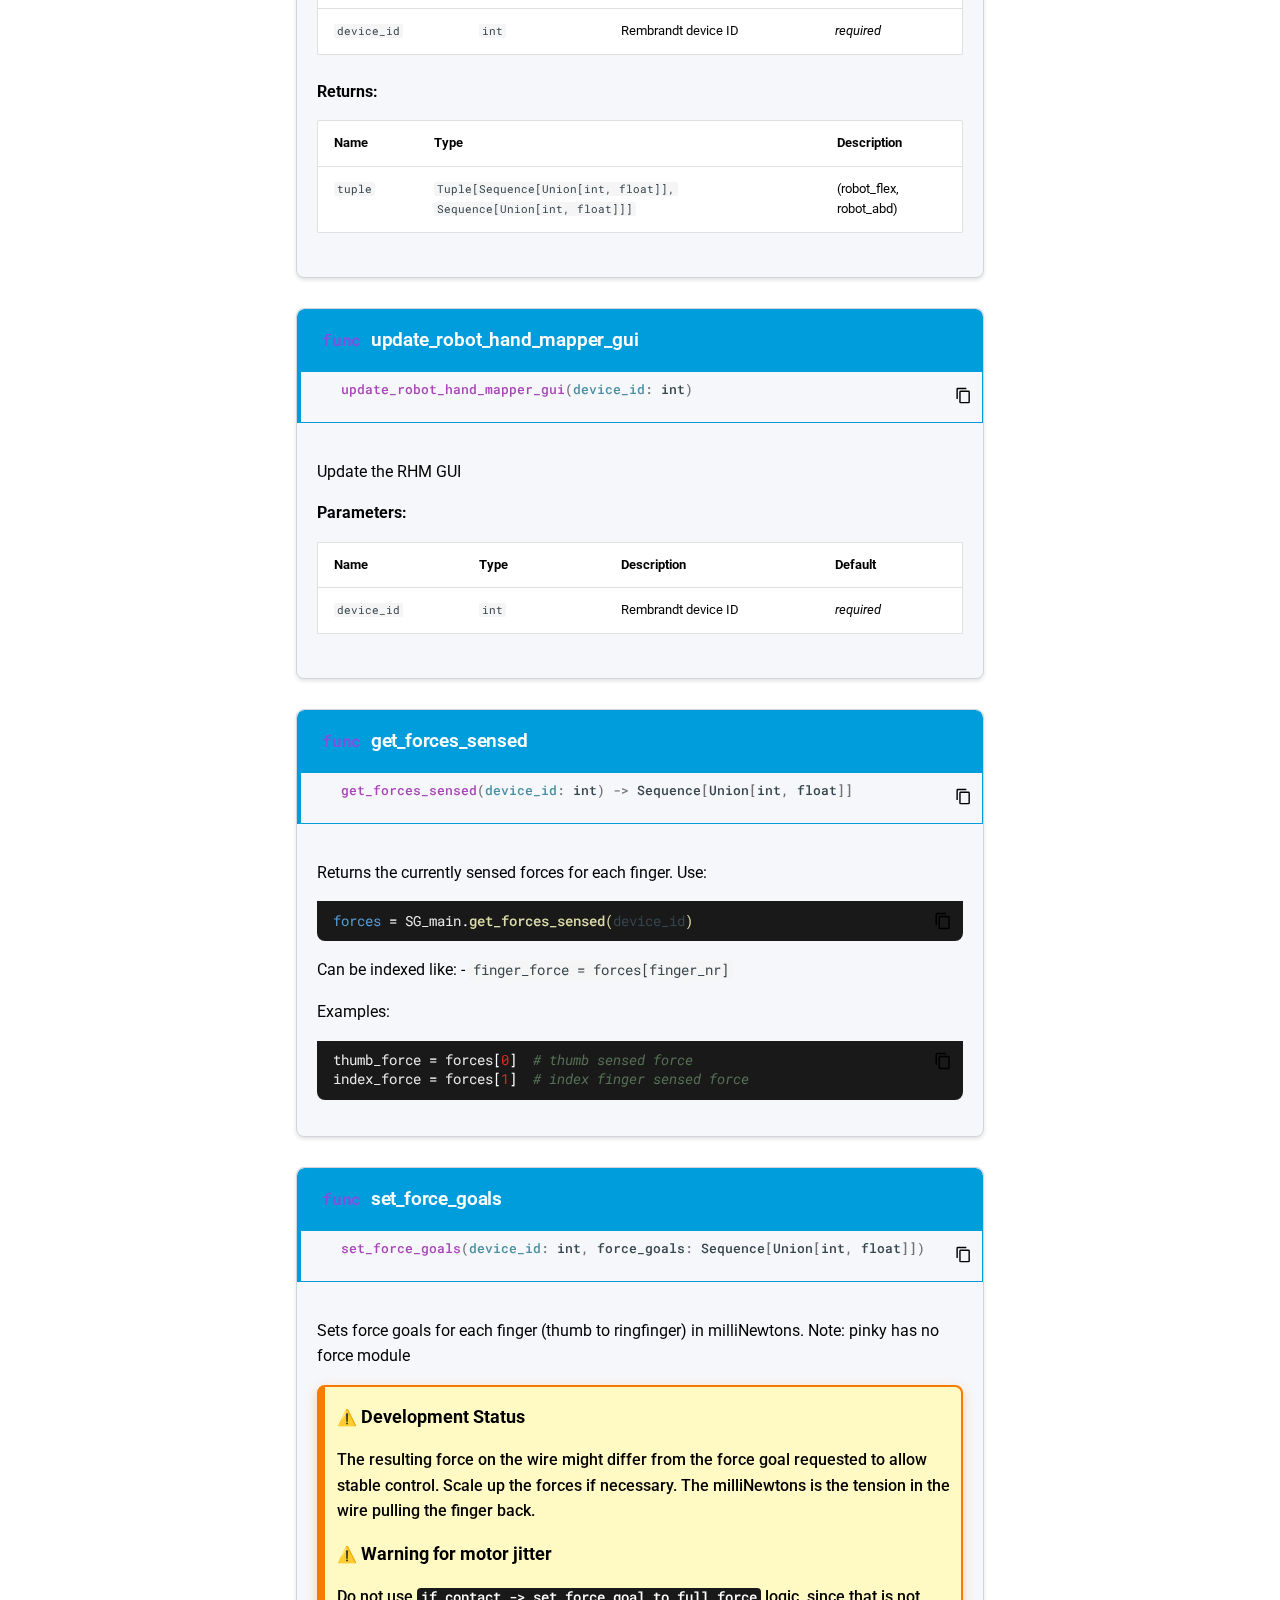
<file: api-reference/index.html>
<!doctype html>
<html lang="en" class="no-js">
  <head>
    
      <meta charset="utf-8">
      <meta name="viewport" content="width=device-width,initial-scale=1">
      
      
      
      
        <link rel="prev" href="../simulated_glove/">
      
      
      
      <link rel="icon" href="../assets/images/favicon.png">
      <meta name="generator" content="mkdocs-1.6.1, mkdocs-material-9.6.14">
    
    
      
        <title>API Reference - SenseGlove Rembrandt API docs</title>
      
    
    
      <link rel="stylesheet" href="../assets/stylesheets/main.342714a4.min.css">
      
        
        <link rel="stylesheet" href="../assets/stylesheets/palette.06af60db.min.css">
      
      


    
    
      
    
    
      
        
        
        <link rel="preconnect" href="https://fonts.gstatic.com" crossorigin>
        <link rel="stylesheet" href="https://fonts.googleapis.com/css?family=Roboto:300,300i,400,400i,700,700i%7CRoboto+Mono:400,400i,700,700i&display=fallback">
        <style>:root{--md-text-font:"Roboto";--md-code-font:"Roboto Mono"}</style>
      
    
    
      <link rel="stylesheet" href="../assets/_mkdocstrings.css">
    
      <link rel="stylesheet" href="../stylesheets/extra.css">
    
    <script>__md_scope=new URL("..",location),__md_hash=e=>[...e].reduce(((e,_)=>(e<<5)-e+_.charCodeAt(0)),0),__md_get=(e,_=localStorage,t=__md_scope)=>JSON.parse(_.getItem(t.pathname+"."+e)),__md_set=(e,_,t=localStorage,a=__md_scope)=>{try{t.setItem(a.pathname+"."+e,JSON.stringify(_))}catch(e){}}</script>
    
      

    
    
    
  </head>
  
  
    
    
      
    
    
    
    
    <body dir="ltr" data-md-color-scheme="default" data-md-color-primary="indigo" data-md-color-accent="blue">
  
    
    <input class="md-toggle" data-md-toggle="drawer" type="checkbox" id="__drawer" autocomplete="off">
    <input class="md-toggle" data-md-toggle="search" type="checkbox" id="__search" autocomplete="off">
    <label class="md-overlay" for="__drawer"></label>
    <div data-md-component="skip">
      
        
        <a href="#api-reference" class="md-skip">
          Skip to content
        </a>
      
    </div>
    <div data-md-component="announce">
      
    </div>
    
    
      

  

<header class="md-header md-header--shadow" data-md-component="header">
  <nav class="md-header__inner md-grid" aria-label="Header">
    <a href=".." title="SenseGlove Rembrandt API docs" class="md-header__button md-logo" aria-label="SenseGlove Rembrandt API docs" data-md-component="logo">
      
  
  <svg xmlns="http://www.w3.org/2000/svg" viewBox="0 0 24 24"><path d="M12 8a3 3 0 0 0 3-3 3 3 0 0 0-3-3 3 3 0 0 0-3 3 3 3 0 0 0 3 3m0 3.54C9.64 9.35 6.5 8 3 8v11c3.5 0 6.64 1.35 9 3.54 2.36-2.19 5.5-3.54 9-3.54V8c-3.5 0-6.64 1.35-9 3.54"/></svg>

    </a>
    <label class="md-header__button md-icon" for="__drawer">
      
      <svg xmlns="http://www.w3.org/2000/svg" viewBox="0 0 24 24"><path d="M3 6h18v2H3zm0 5h18v2H3zm0 5h18v2H3z"/></svg>
    </label>
    <div class="md-header__title" data-md-component="header-title">
      <div class="md-header__ellipsis">
        <div class="md-header__topic">
          <span class="md-ellipsis">
            SenseGlove Rembrandt API docs
          </span>
        </div>
        <div class="md-header__topic" data-md-component="header-topic">
          <span class="md-ellipsis">
            
              API Reference
            
          </span>
        </div>
      </div>
    </div>
    
      
        <form class="md-header__option" data-md-component="palette">
  
    
    
    
    <input class="md-option" data-md-color-media="" data-md-color-scheme="default" data-md-color-primary="indigo" data-md-color-accent="blue"  aria-label="Switch to dark mode"  type="radio" name="__palette" id="__palette_0">
    
      <label class="md-header__button md-icon" title="Switch to dark mode" for="__palette_1" hidden>
        <svg xmlns="http://www.w3.org/2000/svg" viewBox="0 0 24 24"><path d="M12 8a4 4 0 0 0-4 4 4 4 0 0 0 4 4 4 4 0 0 0 4-4 4 4 0 0 0-4-4m0 10a6 6 0 0 1-6-6 6 6 0 0 1 6-6 6 6 0 0 1 6 6 6 6 0 0 1-6 6m8-9.31V4h-4.69L12 .69 8.69 4H4v4.69L.69 12 4 15.31V20h4.69L12 23.31 15.31 20H20v-4.69L23.31 12z"/></svg>
      </label>
    
  
    
    
    
    <input class="md-option" data-md-color-media="" data-md-color-scheme="slate" data-md-color-primary="indigo" data-md-color-accent="blue"  aria-label="Switch to light mode"  type="radio" name="__palette" id="__palette_1">
    
      <label class="md-header__button md-icon" title="Switch to light mode" for="__palette_0" hidden>
        <svg xmlns="http://www.w3.org/2000/svg" viewBox="0 0 24 24"><path d="M12 18c-.89 0-1.74-.2-2.5-.55C11.56 16.5 13 14.42 13 12s-1.44-4.5-3.5-5.45C10.26 6.2 11.11 6 12 6a6 6 0 0 1 6 6 6 6 0 0 1-6 6m8-9.31V4h-4.69L12 .69 8.69 4H4v4.69L.69 12 4 15.31V20h4.69L12 23.31 15.31 20H20v-4.69L23.31 12z"/></svg>
      </label>
    
  
</form>
      
    
    
      <script>var palette=__md_get("__palette");if(palette&&palette.color){if("(prefers-color-scheme)"===palette.color.media){var media=matchMedia("(prefers-color-scheme: light)"),input=document.querySelector(media.matches?"[data-md-color-media='(prefers-color-scheme: light)']":"[data-md-color-media='(prefers-color-scheme: dark)']");palette.color.media=input.getAttribute("data-md-color-media"),palette.color.scheme=input.getAttribute("data-md-color-scheme"),palette.color.primary=input.getAttribute("data-md-color-primary"),palette.color.accent=input.getAttribute("data-md-color-accent")}for(var[key,value]of Object.entries(palette.color))document.body.setAttribute("data-md-color-"+key,value)}</script>
    
    
    
      
      
        <label class="md-header__button md-icon" for="__search">
          
          <svg xmlns="http://www.w3.org/2000/svg" viewBox="0 0 24 24"><path d="M9.5 3A6.5 6.5 0 0 1 16 9.5c0 1.61-.59 3.09-1.56 4.23l.27.27h.79l5 5-1.5 1.5-5-5v-.79l-.27-.27A6.52 6.52 0 0 1 9.5 16 6.5 6.5 0 0 1 3 9.5 6.5 6.5 0 0 1 9.5 3m0 2C7 5 5 7 5 9.5S7 14 9.5 14 14 12 14 9.5 12 5 9.5 5"/></svg>
        </label>
        <div class="md-search" data-md-component="search" role="dialog">
  <label class="md-search__overlay" for="__search"></label>
  <div class="md-search__inner" role="search">
    <form class="md-search__form" name="search">
      <input type="text" class="md-search__input" name="query" aria-label="Search" placeholder="Search" autocapitalize="off" autocorrect="off" autocomplete="off" spellcheck="false" data-md-component="search-query" required>
      <label class="md-search__icon md-icon" for="__search">
        
        <svg xmlns="http://www.w3.org/2000/svg" viewBox="0 0 24 24"><path d="M9.5 3A6.5 6.5 0 0 1 16 9.5c0 1.61-.59 3.09-1.56 4.23l.27.27h.79l5 5-1.5 1.5-5-5v-.79l-.27-.27A6.52 6.52 0 0 1 9.5 16 6.5 6.5 0 0 1 3 9.5 6.5 6.5 0 0 1 9.5 3m0 2C7 5 5 7 5 9.5S7 14 9.5 14 14 12 14 9.5 12 5 9.5 5"/></svg>
        
        <svg xmlns="http://www.w3.org/2000/svg" viewBox="0 0 24 24"><path d="M20 11v2H8l5.5 5.5-1.42 1.42L4.16 12l7.92-7.92L13.5 5.5 8 11z"/></svg>
      </label>
      <nav class="md-search__options" aria-label="Search">
        
        <button type="reset" class="md-search__icon md-icon" title="Clear" aria-label="Clear" tabindex="-1">
          
          <svg xmlns="http://www.w3.org/2000/svg" viewBox="0 0 24 24"><path d="M19 6.41 17.59 5 12 10.59 6.41 5 5 6.41 10.59 12 5 17.59 6.41 19 12 13.41 17.59 19 19 17.59 13.41 12z"/></svg>
        </button>
      </nav>
      
    </form>
    <div class="md-search__output">
      <div class="md-search__scrollwrap" tabindex="0" data-md-scrollfix>
        <div class="md-search-result" data-md-component="search-result">
          <div class="md-search-result__meta">
            Initializing search
          </div>
          <ol class="md-search-result__list" role="presentation"></ol>
        </div>
      </div>
    </div>
  </div>
</div>
      
    
    
  </nav>
  
</header>
    
    <div class="md-container" data-md-component="container">
      
      
        
          
        
      
      <main class="md-main" data-md-component="main">
        <div class="md-main__inner md-grid">
          
            
              
              <div class="md-sidebar md-sidebar--primary" data-md-component="sidebar" data-md-type="navigation" >
                <div class="md-sidebar__scrollwrap">
                  <div class="md-sidebar__inner">
                    



<nav class="md-nav md-nav--primary" aria-label="Navigation" data-md-level="0">
  <label class="md-nav__title" for="__drawer">
    <a href=".." title="SenseGlove Rembrandt API docs" class="md-nav__button md-logo" aria-label="SenseGlove Rembrandt API docs" data-md-component="logo">
      
  
  <svg xmlns="http://www.w3.org/2000/svg" viewBox="0 0 24 24"><path d="M12 8a3 3 0 0 0 3-3 3 3 0 0 0-3-3 3 3 0 0 0-3 3 3 3 0 0 0 3 3m0 3.54C9.64 9.35 6.5 8 3 8v11c3.5 0 6.64 1.35 9 3.54 2.36-2.19 5.5-3.54 9-3.54V8c-3.5 0-6.64 1.35-9 3.54"/></svg>

    </a>
    SenseGlove Rembrandt API docs
  </label>
  
  <ul class="md-nav__list" data-md-scrollfix>
    
      
      
  
  
  
  
    <li class="md-nav__item">
      <a href=".." class="md-nav__link">
        
  
  
  <span class="md-ellipsis">
    Home
    
  </span>
  

      </a>
    </li>
  

    
      
      
  
  
  
  
    <li class="md-nav__item">
      <a href="../getting_started/" class="md-nav__link">
        
  
  
  <span class="md-ellipsis">
    Getting started
    
  </span>
  

      </a>
    </li>
  

    
      
      
  
  
  
  
    <li class="md-nav__item">
      <a href="../tracking/" class="md-nav__link">
        
  
  
  <span class="md-ellipsis">
    Tracking data
    
  </span>
  

      </a>
    </li>
  

    
      
      
  
  
  
  
    <li class="md-nav__item">
      <a href="../control/" class="md-nav__link">
        
  
  
  <span class="md-ellipsis">
    Control
    
  </span>
  

      </a>
    </li>
  

    
      
      
  
  
  
  
    <li class="md-nav__item">
      <a href="../robot_hand_mapper/" class="md-nav__link">
        
  
  
  <span class="md-ellipsis">
    Robot hand mapper
    
  </span>
  

      </a>
    </li>
  

    
      
      
  
  
  
  
    <li class="md-nav__item">
      <a href="../simulated_glove/" class="md-nav__link">
        
  
  
  <span class="md-ellipsis">
    Simulated glove
    
  </span>
  

      </a>
    </li>
  

    
      
      
  
  
    
  
  
  
    <li class="md-nav__item md-nav__item--active">
      
      <input class="md-nav__toggle md-toggle" type="checkbox" id="__toc">
      
      
        
      
      
        <label class="md-nav__link md-nav__link--active" for="__toc">
          
  
  
  <span class="md-ellipsis">
    API Reference
    
  </span>
  

          <span class="md-nav__icon md-icon"></span>
        </label>
      
      <a href="./" class="md-nav__link md-nav__link--active">
        
  
  
  <span class="md-ellipsis">
    API Reference
    
  </span>
  

      </a>
      
        

<nav class="md-nav md-nav--secondary" aria-label="Table of contents">
  
  
  
    
  
  
    <label class="md-nav__title" for="__toc">
      <span class="md-nav__icon md-icon"></span>
      Table of contents
    </label>
    <ul class="md-nav__list" data-md-component="toc" data-md-scrollfix>
      
        <li class="md-nav__item">
  <a href="#SG_API.SG_main" class="md-nav__link">
    <span class="md-ellipsis">
      <code class="doc-symbol doc-symbol-toc doc-symbol-module"></code>&nbsp;SG_main
    </span>
  </a>
  
    <nav class="md-nav" aria-label=" SG_main">
      <ul class="md-nav__list">
        
          <li class="md-nav__item">
  <a href="#SG_API.SG_main.init" class="md-nav__link">
    <span class="md-ellipsis">
      <code class="doc-symbol doc-symbol-toc doc-symbol-function"></code>&nbsp;init
    </span>
  </a>
  
</li>
        
          <li class="md-nav__item">
  <a href="#SG_API.SG_main.init_rembrandt_sim" class="md-nav__link">
    <span class="md-ellipsis">
      <code class="doc-symbol doc-symbol-toc doc-symbol-function"></code>&nbsp;init_rembrandt_sim
    </span>
  </a>
  
</li>
        
          <li class="md-nav__item">
  <a href="#SG_API.SG_main.get_COM_type" class="md-nav__link">
    <span class="md-ellipsis">
      <code class="doc-symbol doc-symbol-toc doc-symbol-function"></code>&nbsp;get_COM_type
    </span>
  </a>
  
</li>
        
          <li class="md-nav__item">
  <a href="#SG_API.SG_main.keep_program_running" class="md-nav__link">
    <span class="md-ellipsis">
      <code class="doc-symbol doc-symbol-toc doc-symbol-function"></code>&nbsp;keep_program_running
    </span>
  </a>
  
</li>
        
          <li class="md-nav__item">
  <a href="#SG_API.SG_main.is_device_active" class="md-nav__link">
    <span class="md-ellipsis">
      <code class="doc-symbol doc-symbol-toc doc-symbol-function"></code>&nbsp;is_device_active
    </span>
  </a>
  
</li>
        
          <li class="md-nav__item">
  <a href="#SG_API.SG_main.get_device_ids" class="md-nav__link">
    <span class="md-ellipsis">
      <code class="doc-symbol doc-symbol-toc doc-symbol-function"></code>&nbsp;get_device_ids
    </span>
  </a>
  
</li>
        
          <li class="md-nav__item">
  <a href="#SG_API.SG_main.get_right_hand_deviceid" class="md-nav__link">
    <span class="md-ellipsis">
      <code class="doc-symbol doc-symbol-toc doc-symbol-function"></code>&nbsp;get_right_hand_deviceid
    </span>
  </a>
  
</li>
        
          <li class="md-nav__item">
  <a href="#SG_API.SG_main.get_left_hand_deviceid" class="md-nav__link">
    <span class="md-ellipsis">
      <code class="doc-symbol doc-symbol-toc doc-symbol-function"></code>&nbsp;get_left_hand_deviceid
    </span>
  </a>
  
</li>
        
          <li class="md-nav__item">
  <a href="#SG_API.SG_main.is_left_hand" class="md-nav__link">
    <span class="md-ellipsis">
      <code class="doc-symbol doc-symbol-toc doc-symbol-function"></code>&nbsp;is_left_hand
    </span>
  </a>
  
</li>
        
          <li class="md-nav__item">
  <a href="#SG_API.SG_main.get_handedness" class="md-nav__link">
    <span class="md-ellipsis">
      <code class="doc-symbol doc-symbol-toc doc-symbol-function"></code>&nbsp;get_handedness
    </span>
  </a>
  
</li>
        
          <li class="md-nav__item">
  <a href="#SG_API.SG_main.nr_of_fingers_tracking" class="md-nav__link">
    <span class="md-ellipsis">
      <code class="doc-symbol doc-symbol-toc doc-symbol-function"></code>&nbsp;nr_of_fingers_tracking
    </span>
  </a>
  
</li>
        
          <li class="md-nav__item">
  <a href="#SG_API.SG_main.nr_of_fingers_force" class="md-nav__link">
    <span class="md-ellipsis">
      <code class="doc-symbol doc-symbol-toc doc-symbol-function"></code>&nbsp;nr_of_fingers_force
    </span>
  </a>
  
</li>
        
          <li class="md-nav__item">
  <a href="#SG_API.SG_main.subscr_r1_data_callback" class="md-nav__link">
    <span class="md-ellipsis">
      <code class="doc-symbol doc-symbol-toc doc-symbol-function"></code>&nbsp;subscr_r1_data_callback
    </span>
  </a>
  
</li>
        
          <li class="md-nav__item">
  <a href="#SG_API.SG_main.subscr_on_connected_callback" class="md-nav__link">
    <span class="md-ellipsis">
      <code class="doc-symbol doc-symbol-toc doc-symbol-function"></code>&nbsp;subscr_on_connected_callback
    </span>
  </a>
  
</li>
        
          <li class="md-nav__item">
  <a href="#SG_API.SG_main.get_exo_angles_rad" class="md-nav__link">
    <span class="md-ellipsis">
      <code class="doc-symbol doc-symbol-toc doc-symbol-function"></code>&nbsp;get_exo_angles_rad
    </span>
  </a>
  
</li>
        
          <li class="md-nav__item">
  <a href="#SG_API.SG_main.get_device_info" class="md-nav__link">
    <span class="md-ellipsis">
      <code class="doc-symbol doc-symbol-toc doc-symbol-function"></code>&nbsp;get_device_info
    </span>
  </a>
  
</li>
        
          <li class="md-nav__item">
  <a href="#SG_API.SG_main.get_exo_angles_deg" class="md-nav__link">
    <span class="md-ellipsis">
      <code class="doc-symbol doc-symbol-toc doc-symbol-function"></code>&nbsp;get_exo_angles_deg
    </span>
  </a>
  
</li>
        
          <li class="md-nav__item">
  <a href="#SG_API.SG_main.get_exo_linkage_lengths" class="md-nav__link">
    <span class="md-ellipsis">
      <code class="doc-symbol doc-symbol-toc doc-symbol-function"></code>&nbsp;get_exo_linkage_lengths
    </span>
  </a>
  
</li>
        
          <li class="md-nav__item">
  <a href="#SG_API.SG_main.get_fingertips_pos_rot" class="md-nav__link">
    <span class="md-ellipsis">
      <code class="doc-symbol doc-symbol-toc doc-symbol-function"></code>&nbsp;get_fingertips_pos_rot
    </span>
  </a>
  
</li>
        
          <li class="md-nav__item">
  <a href="#SG_API.SG_main.get_fingertip_thimble_dims" class="md-nav__link">
    <span class="md-ellipsis">
      <code class="doc-symbol doc-symbol-toc doc-symbol-function"></code>&nbsp;get_fingertip_thimble_dims
    </span>
  </a>
  
</li>
        
          <li class="md-nav__item">
  <a href="#SG_API.SG_main.get_exo_joints_poss_rots" class="md-nav__link">
    <span class="md-ellipsis">
      <code class="doc-symbol doc-symbol-toc doc-symbol-function"></code>&nbsp;get_exo_joints_poss_rots
    </span>
  </a>
  
</li>
        
          <li class="md-nav__item">
  <a href="#SG_API.SG_main.get_percentage_bents" class="md-nav__link">
    <span class="md-ellipsis">
      <code class="doc-symbol doc-symbol-toc doc-symbol-function"></code>&nbsp;get_percentage_bents
    </span>
  </a>
  
</li>
        
          <li class="md-nav__item">
  <a href="#SG_API.SG_main.get_raw_percentage_bent_angles" class="md-nav__link">
    <span class="md-ellipsis">
      <code class="doc-symbol doc-symbol-toc doc-symbol-function"></code>&nbsp;get_raw_percentage_bent_angles
    </span>
  </a>
  
</li>
        
          <li class="md-nav__item">
  <a href="#SG_API.SG_main.set_percentage_bent_vars" class="md-nav__link">
    <span class="md-ellipsis">
      <code class="doc-symbol doc-symbol-toc doc-symbol-function"></code>&nbsp;set_percentage_bent_vars
    </span>
  </a>
  
</li>
        
          <li class="md-nav__item">
  <a href="#SG_API.SG_main.create_robot_hand_mapper" class="md-nav__link">
    <span class="md-ellipsis">
      <code class="doc-symbol doc-symbol-toc doc-symbol-function"></code>&nbsp;create_robot_hand_mapper
    </span>
  </a>
  
</li>
        
          <li class="md-nav__item">
  <a href="#SG_API.SG_main.get_robot_hand_mapper" class="md-nav__link">
    <span class="md-ellipsis">
      <code class="doc-symbol doc-symbol-toc doc-symbol-function"></code>&nbsp;get_robot_hand_mapper
    </span>
  </a>
  
</li>
        
          <li class="md-nav__item">
  <a href="#SG_API.SG_main.create_rhm_pinch_gui" class="md-nav__link">
    <span class="md-ellipsis">
      <code class="doc-symbol doc-symbol-toc doc-symbol-function"></code>&nbsp;create_rhm_pinch_gui
    </span>
  </a>
  
</li>
        
          <li class="md-nav__item">
  <a href="#SG_API.SG_main.get_pinch_debug_info" class="md-nav__link">
    <span class="md-ellipsis">
      <code class="doc-symbol doc-symbol-toc doc-symbol-function"></code>&nbsp;get_pinch_debug_info
    </span>
  </a>
  
</li>
        
          <li class="md-nav__item">
  <a href="#SG_API.SG_main.get_rhm_percentage_bents" class="md-nav__link">
    <span class="md-ellipsis">
      <code class="doc-symbol doc-symbol-toc doc-symbol-function"></code>&nbsp;get_rhm_percentage_bents
    </span>
  </a>
  
</li>
        
          <li class="md-nav__item">
  <a href="#SG_API.SG_main.update_robot_hand_mapper_gui" class="md-nav__link">
    <span class="md-ellipsis">
      <code class="doc-symbol doc-symbol-toc doc-symbol-function"></code>&nbsp;update_robot_hand_mapper_gui
    </span>
  </a>
  
</li>
        
          <li class="md-nav__item">
  <a href="#SG_API.SG_main.get_forces_sensed" class="md-nav__link">
    <span class="md-ellipsis">
      <code class="doc-symbol doc-symbol-toc doc-symbol-function"></code>&nbsp;get_forces_sensed
    </span>
  </a>
  
</li>
        
          <li class="md-nav__item">
  <a href="#SG_API.SG_main.set_force_goals" class="md-nav__link">
    <span class="md-ellipsis">
      <code class="doc-symbol doc-symbol-toc doc-symbol-function"></code>&nbsp;set_force_goals
    </span>
  </a>
  
</li>
        
          <li class="md-nav__item">
  <a href="#SG_API.SG_main.set_raw_vibro_data" class="md-nav__link">
    <span class="md-ellipsis">
      <code class="doc-symbol doc-symbol-toc doc-symbol-function"></code>&nbsp;set_raw_vibro_data
    </span>
  </a>
  
</li>
        
          <li class="md-nav__item">
  <a href="#SG_API.SG_main.exit" class="md-nav__link">
    <span class="md-ellipsis">
      <code class="doc-symbol doc-symbol-toc doc-symbol-function"></code>&nbsp;exit
    </span>
  </a>
  
</li>
        
      </ul>
    </nav>
  
</li>
      
        <li class="md-nav__item">
  <a href="#SG_API.SG_simulator" class="md-nav__link">
    <span class="md-ellipsis">
      <code class="doc-symbol doc-symbol-toc doc-symbol-module"></code>&nbsp;SG_simulator
    </span>
  </a>
  
    <nav class="md-nav" aria-label=" SG_simulator">
      <ul class="md-nav__list">
        
          <li class="md-nav__item">
  <a href="#SG_API.SG_simulator.Simulation_Mode" class="md-nav__link">
    <span class="md-ellipsis">
      <code class="doc-symbol doc-symbol-toc doc-symbol-class"></code>&nbsp;Simulation_Mode
    </span>
  </a>
  
</li>
        
          <li class="md-nav__item">
  <a href="#SG_API.SG_simulator.Glove_Simulator" class="md-nav__link">
    <span class="md-ellipsis">
      <code class="doc-symbol doc-symbol-toc doc-symbol-class"></code>&nbsp;Glove_Simulator
    </span>
  </a>
  
    <nav class="md-nav" aria-label=" Glove_Simulator">
      <ul class="md-nav__list">
        
          <li class="md-nav__item">
  <a href="#SG_API.SG_simulator.Glove_Simulator.restart" class="md-nav__link">
    <span class="md-ellipsis">
      <code class="doc-symbol doc-symbol-toc doc-symbol-method"></code>&nbsp;restart
    </span>
  </a>
  
</li>
        
          <li class="md-nav__item">
  <a href="#SG_API.SG_simulator.Glove_Simulator.stop" class="md-nav__link">
    <span class="md-ellipsis">
      <code class="doc-symbol doc-symbol-toc doc-symbol-method"></code>&nbsp;stop
    </span>
  </a>
  
</li>
        
          <li class="md-nav__item">
  <a href="#SG_API.SG_simulator.Glove_Simulator.update_exo_hand_angles_rad" class="md-nav__link">
    <span class="md-ellipsis">
      <code class="doc-symbol doc-symbol-toc doc-symbol-method"></code>&nbsp;update_exo_hand_angles_rad
    </span>
  </a>
  
</li>
        
          <li class="md-nav__item">
  <a href="#SG_API.SG_simulator.Glove_Simulator.update" class="md-nav__link">
    <span class="md-ellipsis">
      <code class="doc-symbol doc-symbol-toc doc-symbol-method"></code>&nbsp;update
    </span>
  </a>
  
</li>
        
          <li class="md-nav__item">
  <a href="#SG_API.SG_simulator.Glove_Simulator.set_simulation_mode" class="md-nav__link">
    <span class="md-ellipsis">
      <code class="doc-symbol doc-symbol-toc doc-symbol-method"></code>&nbsp;set_simulation_mode
    </span>
  </a>
  
</li>
        
          <li class="md-nav__item">
  <a href="#SG_API.SG_simulator.Glove_Simulator.set_exo_rad_hand" class="md-nav__link">
    <span class="md-ellipsis">
      <code class="doc-symbol doc-symbol-toc doc-symbol-method"></code>&nbsp;set_exo_rad_hand
    </span>
  </a>
  
</li>
        
          <li class="md-nav__item">
  <a href="#SG_API.SG_simulator.Glove_Simulator.set_exo_deg_hand" class="md-nav__link">
    <span class="md-ellipsis">
      <code class="doc-symbol doc-symbol-toc doc-symbol-method"></code>&nbsp;set_exo_deg_hand
    </span>
  </a>
  
</li>
        
      </ul>
    </nav>
  
</li>
        
          <li class="md-nav__item">
  <a href="#SG_API.SG_simulator.smoothstep" class="md-nav__link">
    <span class="md-ellipsis">
      <code class="doc-symbol doc-symbol-toc doc-symbol-function"></code>&nbsp;smoothstep
    </span>
  </a>
  
</li>
        
          <li class="md-nav__item">
  <a href="#SG_API.SG_simulator.set_angles_rad" class="md-nav__link">
    <span class="md-ellipsis">
      <code class="doc-symbol doc-symbol-toc doc-symbol-function"></code>&nbsp;set_angles_rad
    </span>
  </a>
  
</li>
        
          <li class="md-nav__item">
  <a href="#SG_API.SG_simulator.set_angles_deg" class="md-nav__link">
    <span class="md-ellipsis">
      <code class="doc-symbol doc-symbol-toc doc-symbol-function"></code>&nbsp;set_angles_deg
    </span>
  </a>
  
</li>
        
          <li class="md-nav__item">
  <a href="#SG_API.SG_simulator.create_glove_sim_device" class="md-nav__link">
    <span class="md-ellipsis">
      <code class="doc-symbol doc-symbol-toc doc-symbol-function"></code>&nbsp;create_glove_sim_device
    </span>
  </a>
  
</li>
        
          <li class="md-nav__item">
  <a href="#SG_API.SG_simulator.stop_all_glove_sims" class="md-nav__link">
    <span class="md-ellipsis">
      <code class="doc-symbol doc-symbol-toc doc-symbol-function"></code>&nbsp;stop_all_glove_sims
    </span>
  </a>
  
</li>
        
          <li class="md-nav__item">
  <a href="#SG_API.SG_simulator.get_sim" class="md-nav__link">
    <span class="md-ellipsis">
      <code class="doc-symbol doc-symbol-toc doc-symbol-function"></code>&nbsp;get_sim
    </span>
  </a>
  
</li>
        
          <li class="md-nav__item">
  <a href="#SG_API.SG_simulator.update_all_glove_sims" class="md-nav__link">
    <span class="md-ellipsis">
      <code class="doc-symbol doc-symbol-toc doc-symbol-function"></code>&nbsp;update_all_glove_sims
    </span>
  </a>
  
</li>
        
          <li class="md-nav__item">
  <a href="#SG_API.SG_simulator.set_mode" class="md-nav__link">
    <span class="md-ellipsis">
      <code class="doc-symbol doc-symbol-toc doc-symbol-function"></code>&nbsp;set_mode
    </span>
  </a>
  
</li>
        
          <li class="md-nav__item">
  <a href="#SG_API.SG_simulator.is_exo_angles_type" class="md-nav__link">
    <span class="md-ellipsis">
      <code class="doc-symbol doc-symbol-toc doc-symbol-function"></code>&nbsp;is_exo_angles_type
    </span>
  </a>
  
</li>
        
          <li class="md-nav__item">
  <a href="#SG_API.SG_simulator.set_simulation_fn" class="md-nav__link">
    <span class="md-ellipsis">
      <code class="doc-symbol doc-symbol-toc doc-symbol-function"></code>&nbsp;set_simulation_fn
    </span>
  </a>
  
</li>
        
      </ul>
    </nav>
  
</li>
      
        <li class="md-nav__item">
  <a href="#SG_API.SG_types" class="md-nav__link">
    <span class="md-ellipsis">
      <code class="doc-symbol doc-symbol-toc doc-symbol-module"></code>&nbsp;SG_types
    </span>
  </a>
  
    <nav class="md-nav" aria-label=" SG_types">
      <ul class="md-nav__list">
        
          <li class="md-nav__item">
  <a href="#SG_API.SG_types.Vec3_type" class="md-nav__link">
    <span class="md-ellipsis">
      <code class="doc-symbol doc-symbol-toc doc-symbol-attribute"></code>&nbsp;Vec3_type
    </span>
  </a>
  
</li>
        
          <li class="md-nav__item">
  <a href="#SG_API.SG_types.Quat_type" class="md-nav__link">
    <span class="md-ellipsis">
      <code class="doc-symbol doc-symbol-toc doc-symbol-attribute"></code>&nbsp;Quat_type
    </span>
  </a>
  
</li>
        
          <li class="md-nav__item">
  <a href="#SG_API.SG_types.Control_Mode" class="md-nav__link">
    <span class="md-ellipsis">
      <code class="doc-symbol doc-symbol-toc doc-symbol-class"></code>&nbsp;Control_Mode
    </span>
  </a>
  
    <nav class="md-nav" aria-label=" Control_Mode">
      <ul class="md-nav__list">
        
          <li class="md-nav__item">
  <a href="#SG_API.SG_types.Control_Mode.FORCE_GOAL_DEFAULT" class="md-nav__link">
    <span class="md-ellipsis">
      <code class="doc-symbol doc-symbol-toc doc-symbol-attribute"></code>&nbsp;FORCE_GOAL_DEFAULT
    </span>
  </a>
  
</li>
        
          <li class="md-nav__item">
  <a href="#SG_API.SG_types.Control_Mode.OFF" class="md-nav__link">
    <span class="md-ellipsis">
      <code class="doc-symbol doc-symbol-toc doc-symbol-attribute"></code>&nbsp;OFF
    </span>
  </a>
  
</li>
        
          <li class="md-nav__item">
  <a href="#SG_API.SG_types.Control_Mode.CALIBRATE_TRACKING_NEVER_EVER_USE" class="md-nav__link">
    <span class="md-ellipsis">
      <code class="doc-symbol doc-symbol-toc doc-symbol-attribute"></code>&nbsp;CALIBRATE_TRACKING_NEVER_EVER_USE
    </span>
  </a>
  
</li>
        
      </ul>
    </nav>
  
</li>
        
          <li class="md-nav__item">
  <a href="#SG_API.SG_types.Thimble_dims" class="md-nav__link">
    <span class="md-ellipsis">
      <code class="doc-symbol doc-symbol-toc doc-symbol-class"></code>&nbsp;Thimble_dims
    </span>
  </a>
  
</li>
        
      </ul>
    </nav>
  
</li>
      
    </ul>
  
</nav>
      
    </li>
  

    
  </ul>
</nav>
                  </div>
                </div>
              </div>
            
            
              
              <div class="md-sidebar md-sidebar--secondary" data-md-component="sidebar" data-md-type="toc" >
                <div class="md-sidebar__scrollwrap">
                  <div class="md-sidebar__inner">
                    

<nav class="md-nav md-nav--secondary" aria-label="Table of contents">
  
  
  
    
  
  
    <label class="md-nav__title" for="__toc">
      <span class="md-nav__icon md-icon"></span>
      Table of contents
    </label>
    <ul class="md-nav__list" data-md-component="toc" data-md-scrollfix>
      
        <li class="md-nav__item">
  <a href="#SG_API.SG_main" class="md-nav__link">
    <span class="md-ellipsis">
      <code class="doc-symbol doc-symbol-toc doc-symbol-module"></code>&nbsp;SG_main
    </span>
  </a>
  
    <nav class="md-nav" aria-label=" SG_main">
      <ul class="md-nav__list">
        
          <li class="md-nav__item">
  <a href="#SG_API.SG_main.init" class="md-nav__link">
    <span class="md-ellipsis">
      <code class="doc-symbol doc-symbol-toc doc-symbol-function"></code>&nbsp;init
    </span>
  </a>
  
</li>
        
          <li class="md-nav__item">
  <a href="#SG_API.SG_main.init_rembrandt_sim" class="md-nav__link">
    <span class="md-ellipsis">
      <code class="doc-symbol doc-symbol-toc doc-symbol-function"></code>&nbsp;init_rembrandt_sim
    </span>
  </a>
  
</li>
        
          <li class="md-nav__item">
  <a href="#SG_API.SG_main.get_COM_type" class="md-nav__link">
    <span class="md-ellipsis">
      <code class="doc-symbol doc-symbol-toc doc-symbol-function"></code>&nbsp;get_COM_type
    </span>
  </a>
  
</li>
        
          <li class="md-nav__item">
  <a href="#SG_API.SG_main.keep_program_running" class="md-nav__link">
    <span class="md-ellipsis">
      <code class="doc-symbol doc-symbol-toc doc-symbol-function"></code>&nbsp;keep_program_running
    </span>
  </a>
  
</li>
        
          <li class="md-nav__item">
  <a href="#SG_API.SG_main.is_device_active" class="md-nav__link">
    <span class="md-ellipsis">
      <code class="doc-symbol doc-symbol-toc doc-symbol-function"></code>&nbsp;is_device_active
    </span>
  </a>
  
</li>
        
          <li class="md-nav__item">
  <a href="#SG_API.SG_main.get_device_ids" class="md-nav__link">
    <span class="md-ellipsis">
      <code class="doc-symbol doc-symbol-toc doc-symbol-function"></code>&nbsp;get_device_ids
    </span>
  </a>
  
</li>
        
          <li class="md-nav__item">
  <a href="#SG_API.SG_main.get_right_hand_deviceid" class="md-nav__link">
    <span class="md-ellipsis">
      <code class="doc-symbol doc-symbol-toc doc-symbol-function"></code>&nbsp;get_right_hand_deviceid
    </span>
  </a>
  
</li>
        
          <li class="md-nav__item">
  <a href="#SG_API.SG_main.get_left_hand_deviceid" class="md-nav__link">
    <span class="md-ellipsis">
      <code class="doc-symbol doc-symbol-toc doc-symbol-function"></code>&nbsp;get_left_hand_deviceid
    </span>
  </a>
  
</li>
        
          <li class="md-nav__item">
  <a href="#SG_API.SG_main.is_left_hand" class="md-nav__link">
    <span class="md-ellipsis">
      <code class="doc-symbol doc-symbol-toc doc-symbol-function"></code>&nbsp;is_left_hand
    </span>
  </a>
  
</li>
        
          <li class="md-nav__item">
  <a href="#SG_API.SG_main.get_handedness" class="md-nav__link">
    <span class="md-ellipsis">
      <code class="doc-symbol doc-symbol-toc doc-symbol-function"></code>&nbsp;get_handedness
    </span>
  </a>
  
</li>
        
          <li class="md-nav__item">
  <a href="#SG_API.SG_main.nr_of_fingers_tracking" class="md-nav__link">
    <span class="md-ellipsis">
      <code class="doc-symbol doc-symbol-toc doc-symbol-function"></code>&nbsp;nr_of_fingers_tracking
    </span>
  </a>
  
</li>
        
          <li class="md-nav__item">
  <a href="#SG_API.SG_main.nr_of_fingers_force" class="md-nav__link">
    <span class="md-ellipsis">
      <code class="doc-symbol doc-symbol-toc doc-symbol-function"></code>&nbsp;nr_of_fingers_force
    </span>
  </a>
  
</li>
        
          <li class="md-nav__item">
  <a href="#SG_API.SG_main.subscr_r1_data_callback" class="md-nav__link">
    <span class="md-ellipsis">
      <code class="doc-symbol doc-symbol-toc doc-symbol-function"></code>&nbsp;subscr_r1_data_callback
    </span>
  </a>
  
</li>
        
          <li class="md-nav__item">
  <a href="#SG_API.SG_main.subscr_on_connected_callback" class="md-nav__link">
    <span class="md-ellipsis">
      <code class="doc-symbol doc-symbol-toc doc-symbol-function"></code>&nbsp;subscr_on_connected_callback
    </span>
  </a>
  
</li>
        
          <li class="md-nav__item">
  <a href="#SG_API.SG_main.get_exo_angles_rad" class="md-nav__link">
    <span class="md-ellipsis">
      <code class="doc-symbol doc-symbol-toc doc-symbol-function"></code>&nbsp;get_exo_angles_rad
    </span>
  </a>
  
</li>
        
          <li class="md-nav__item">
  <a href="#SG_API.SG_main.get_device_info" class="md-nav__link">
    <span class="md-ellipsis">
      <code class="doc-symbol doc-symbol-toc doc-symbol-function"></code>&nbsp;get_device_info
    </span>
  </a>
  
</li>
        
          <li class="md-nav__item">
  <a href="#SG_API.SG_main.get_exo_angles_deg" class="md-nav__link">
    <span class="md-ellipsis">
      <code class="doc-symbol doc-symbol-toc doc-symbol-function"></code>&nbsp;get_exo_angles_deg
    </span>
  </a>
  
</li>
        
          <li class="md-nav__item">
  <a href="#SG_API.SG_main.get_exo_linkage_lengths" class="md-nav__link">
    <span class="md-ellipsis">
      <code class="doc-symbol doc-symbol-toc doc-symbol-function"></code>&nbsp;get_exo_linkage_lengths
    </span>
  </a>
  
</li>
        
          <li class="md-nav__item">
  <a href="#SG_API.SG_main.get_fingertips_pos_rot" class="md-nav__link">
    <span class="md-ellipsis">
      <code class="doc-symbol doc-symbol-toc doc-symbol-function"></code>&nbsp;get_fingertips_pos_rot
    </span>
  </a>
  
</li>
        
          <li class="md-nav__item">
  <a href="#SG_API.SG_main.get_fingertip_thimble_dims" class="md-nav__link">
    <span class="md-ellipsis">
      <code class="doc-symbol doc-symbol-toc doc-symbol-function"></code>&nbsp;get_fingertip_thimble_dims
    </span>
  </a>
  
</li>
        
          <li class="md-nav__item">
  <a href="#SG_API.SG_main.get_exo_joints_poss_rots" class="md-nav__link">
    <span class="md-ellipsis">
      <code class="doc-symbol doc-symbol-toc doc-symbol-function"></code>&nbsp;get_exo_joints_poss_rots
    </span>
  </a>
  
</li>
        
          <li class="md-nav__item">
  <a href="#SG_API.SG_main.get_percentage_bents" class="md-nav__link">
    <span class="md-ellipsis">
      <code class="doc-symbol doc-symbol-toc doc-symbol-function"></code>&nbsp;get_percentage_bents
    </span>
  </a>
  
</li>
        
          <li class="md-nav__item">
  <a href="#SG_API.SG_main.get_raw_percentage_bent_angles" class="md-nav__link">
    <span class="md-ellipsis">
      <code class="doc-symbol doc-symbol-toc doc-symbol-function"></code>&nbsp;get_raw_percentage_bent_angles
    </span>
  </a>
  
</li>
        
          <li class="md-nav__item">
  <a href="#SG_API.SG_main.set_percentage_bent_vars" class="md-nav__link">
    <span class="md-ellipsis">
      <code class="doc-symbol doc-symbol-toc doc-symbol-function"></code>&nbsp;set_percentage_bent_vars
    </span>
  </a>
  
</li>
        
          <li class="md-nav__item">
  <a href="#SG_API.SG_main.create_robot_hand_mapper" class="md-nav__link">
    <span class="md-ellipsis">
      <code class="doc-symbol doc-symbol-toc doc-symbol-function"></code>&nbsp;create_robot_hand_mapper
    </span>
  </a>
  
</li>
        
          <li class="md-nav__item">
  <a href="#SG_API.SG_main.get_robot_hand_mapper" class="md-nav__link">
    <span class="md-ellipsis">
      <code class="doc-symbol doc-symbol-toc doc-symbol-function"></code>&nbsp;get_robot_hand_mapper
    </span>
  </a>
  
</li>
        
          <li class="md-nav__item">
  <a href="#SG_API.SG_main.create_rhm_pinch_gui" class="md-nav__link">
    <span class="md-ellipsis">
      <code class="doc-symbol doc-symbol-toc doc-symbol-function"></code>&nbsp;create_rhm_pinch_gui
    </span>
  </a>
  
</li>
        
          <li class="md-nav__item">
  <a href="#SG_API.SG_main.get_pinch_debug_info" class="md-nav__link">
    <span class="md-ellipsis">
      <code class="doc-symbol doc-symbol-toc doc-symbol-function"></code>&nbsp;get_pinch_debug_info
    </span>
  </a>
  
</li>
        
          <li class="md-nav__item">
  <a href="#SG_API.SG_main.get_rhm_percentage_bents" class="md-nav__link">
    <span class="md-ellipsis">
      <code class="doc-symbol doc-symbol-toc doc-symbol-function"></code>&nbsp;get_rhm_percentage_bents
    </span>
  </a>
  
</li>
        
          <li class="md-nav__item">
  <a href="#SG_API.SG_main.update_robot_hand_mapper_gui" class="md-nav__link">
    <span class="md-ellipsis">
      <code class="doc-symbol doc-symbol-toc doc-symbol-function"></code>&nbsp;update_robot_hand_mapper_gui
    </span>
  </a>
  
</li>
        
          <li class="md-nav__item">
  <a href="#SG_API.SG_main.get_forces_sensed" class="md-nav__link">
    <span class="md-ellipsis">
      <code class="doc-symbol doc-symbol-toc doc-symbol-function"></code>&nbsp;get_forces_sensed
    </span>
  </a>
  
</li>
        
          <li class="md-nav__item">
  <a href="#SG_API.SG_main.set_force_goals" class="md-nav__link">
    <span class="md-ellipsis">
      <code class="doc-symbol doc-symbol-toc doc-symbol-function"></code>&nbsp;set_force_goals
    </span>
  </a>
  
</li>
        
          <li class="md-nav__item">
  <a href="#SG_API.SG_main.set_raw_vibro_data" class="md-nav__link">
    <span class="md-ellipsis">
      <code class="doc-symbol doc-symbol-toc doc-symbol-function"></code>&nbsp;set_raw_vibro_data
    </span>
  </a>
  
</li>
        
          <li class="md-nav__item">
  <a href="#SG_API.SG_main.exit" class="md-nav__link">
    <span class="md-ellipsis">
      <code class="doc-symbol doc-symbol-toc doc-symbol-function"></code>&nbsp;exit
    </span>
  </a>
  
</li>
        
      </ul>
    </nav>
  
</li>
      
        <li class="md-nav__item">
  <a href="#SG_API.SG_simulator" class="md-nav__link">
    <span class="md-ellipsis">
      <code class="doc-symbol doc-symbol-toc doc-symbol-module"></code>&nbsp;SG_simulator
    </span>
  </a>
  
    <nav class="md-nav" aria-label=" SG_simulator">
      <ul class="md-nav__list">
        
          <li class="md-nav__item">
  <a href="#SG_API.SG_simulator.Simulation_Mode" class="md-nav__link">
    <span class="md-ellipsis">
      <code class="doc-symbol doc-symbol-toc doc-symbol-class"></code>&nbsp;Simulation_Mode
    </span>
  </a>
  
</li>
        
          <li class="md-nav__item">
  <a href="#SG_API.SG_simulator.Glove_Simulator" class="md-nav__link">
    <span class="md-ellipsis">
      <code class="doc-symbol doc-symbol-toc doc-symbol-class"></code>&nbsp;Glove_Simulator
    </span>
  </a>
  
    <nav class="md-nav" aria-label=" Glove_Simulator">
      <ul class="md-nav__list">
        
          <li class="md-nav__item">
  <a href="#SG_API.SG_simulator.Glove_Simulator.restart" class="md-nav__link">
    <span class="md-ellipsis">
      <code class="doc-symbol doc-symbol-toc doc-symbol-method"></code>&nbsp;restart
    </span>
  </a>
  
</li>
        
          <li class="md-nav__item">
  <a href="#SG_API.SG_simulator.Glove_Simulator.stop" class="md-nav__link">
    <span class="md-ellipsis">
      <code class="doc-symbol doc-symbol-toc doc-symbol-method"></code>&nbsp;stop
    </span>
  </a>
  
</li>
        
          <li class="md-nav__item">
  <a href="#SG_API.SG_simulator.Glove_Simulator.update_exo_hand_angles_rad" class="md-nav__link">
    <span class="md-ellipsis">
      <code class="doc-symbol doc-symbol-toc doc-symbol-method"></code>&nbsp;update_exo_hand_angles_rad
    </span>
  </a>
  
</li>
        
          <li class="md-nav__item">
  <a href="#SG_API.SG_simulator.Glove_Simulator.update" class="md-nav__link">
    <span class="md-ellipsis">
      <code class="doc-symbol doc-symbol-toc doc-symbol-method"></code>&nbsp;update
    </span>
  </a>
  
</li>
        
          <li class="md-nav__item">
  <a href="#SG_API.SG_simulator.Glove_Simulator.set_simulation_mode" class="md-nav__link">
    <span class="md-ellipsis">
      <code class="doc-symbol doc-symbol-toc doc-symbol-method"></code>&nbsp;set_simulation_mode
    </span>
  </a>
  
</li>
        
          <li class="md-nav__item">
  <a href="#SG_API.SG_simulator.Glove_Simulator.set_exo_rad_hand" class="md-nav__link">
    <span class="md-ellipsis">
      <code class="doc-symbol doc-symbol-toc doc-symbol-method"></code>&nbsp;set_exo_rad_hand
    </span>
  </a>
  
</li>
        
          <li class="md-nav__item">
  <a href="#SG_API.SG_simulator.Glove_Simulator.set_exo_deg_hand" class="md-nav__link">
    <span class="md-ellipsis">
      <code class="doc-symbol doc-symbol-toc doc-symbol-method"></code>&nbsp;set_exo_deg_hand
    </span>
  </a>
  
</li>
        
      </ul>
    </nav>
  
</li>
        
          <li class="md-nav__item">
  <a href="#SG_API.SG_simulator.smoothstep" class="md-nav__link">
    <span class="md-ellipsis">
      <code class="doc-symbol doc-symbol-toc doc-symbol-function"></code>&nbsp;smoothstep
    </span>
  </a>
  
</li>
        
          <li class="md-nav__item">
  <a href="#SG_API.SG_simulator.set_angles_rad" class="md-nav__link">
    <span class="md-ellipsis">
      <code class="doc-symbol doc-symbol-toc doc-symbol-function"></code>&nbsp;set_angles_rad
    </span>
  </a>
  
</li>
        
          <li class="md-nav__item">
  <a href="#SG_API.SG_simulator.set_angles_deg" class="md-nav__link">
    <span class="md-ellipsis">
      <code class="doc-symbol doc-symbol-toc doc-symbol-function"></code>&nbsp;set_angles_deg
    </span>
  </a>
  
</li>
        
          <li class="md-nav__item">
  <a href="#SG_API.SG_simulator.create_glove_sim_device" class="md-nav__link">
    <span class="md-ellipsis">
      <code class="doc-symbol doc-symbol-toc doc-symbol-function"></code>&nbsp;create_glove_sim_device
    </span>
  </a>
  
</li>
        
          <li class="md-nav__item">
  <a href="#SG_API.SG_simulator.stop_all_glove_sims" class="md-nav__link">
    <span class="md-ellipsis">
      <code class="doc-symbol doc-symbol-toc doc-symbol-function"></code>&nbsp;stop_all_glove_sims
    </span>
  </a>
  
</li>
        
          <li class="md-nav__item">
  <a href="#SG_API.SG_simulator.get_sim" class="md-nav__link">
    <span class="md-ellipsis">
      <code class="doc-symbol doc-symbol-toc doc-symbol-function"></code>&nbsp;get_sim
    </span>
  </a>
  
</li>
        
          <li class="md-nav__item">
  <a href="#SG_API.SG_simulator.update_all_glove_sims" class="md-nav__link">
    <span class="md-ellipsis">
      <code class="doc-symbol doc-symbol-toc doc-symbol-function"></code>&nbsp;update_all_glove_sims
    </span>
  </a>
  
</li>
        
          <li class="md-nav__item">
  <a href="#SG_API.SG_simulator.set_mode" class="md-nav__link">
    <span class="md-ellipsis">
      <code class="doc-symbol doc-symbol-toc doc-symbol-function"></code>&nbsp;set_mode
    </span>
  </a>
  
</li>
        
          <li class="md-nav__item">
  <a href="#SG_API.SG_simulator.is_exo_angles_type" class="md-nav__link">
    <span class="md-ellipsis">
      <code class="doc-symbol doc-symbol-toc doc-symbol-function"></code>&nbsp;is_exo_angles_type
    </span>
  </a>
  
</li>
        
          <li class="md-nav__item">
  <a href="#SG_API.SG_simulator.set_simulation_fn" class="md-nav__link">
    <span class="md-ellipsis">
      <code class="doc-symbol doc-symbol-toc doc-symbol-function"></code>&nbsp;set_simulation_fn
    </span>
  </a>
  
</li>
        
      </ul>
    </nav>
  
</li>
      
        <li class="md-nav__item">
  <a href="#SG_API.SG_types" class="md-nav__link">
    <span class="md-ellipsis">
      <code class="doc-symbol doc-symbol-toc doc-symbol-module"></code>&nbsp;SG_types
    </span>
  </a>
  
    <nav class="md-nav" aria-label=" SG_types">
      <ul class="md-nav__list">
        
          <li class="md-nav__item">
  <a href="#SG_API.SG_types.Vec3_type" class="md-nav__link">
    <span class="md-ellipsis">
      <code class="doc-symbol doc-symbol-toc doc-symbol-attribute"></code>&nbsp;Vec3_type
    </span>
  </a>
  
</li>
        
          <li class="md-nav__item">
  <a href="#SG_API.SG_types.Quat_type" class="md-nav__link">
    <span class="md-ellipsis">
      <code class="doc-symbol doc-symbol-toc doc-symbol-attribute"></code>&nbsp;Quat_type
    </span>
  </a>
  
</li>
        
          <li class="md-nav__item">
  <a href="#SG_API.SG_types.Control_Mode" class="md-nav__link">
    <span class="md-ellipsis">
      <code class="doc-symbol doc-symbol-toc doc-symbol-class"></code>&nbsp;Control_Mode
    </span>
  </a>
  
    <nav class="md-nav" aria-label=" Control_Mode">
      <ul class="md-nav__list">
        
          <li class="md-nav__item">
  <a href="#SG_API.SG_types.Control_Mode.FORCE_GOAL_DEFAULT" class="md-nav__link">
    <span class="md-ellipsis">
      <code class="doc-symbol doc-symbol-toc doc-symbol-attribute"></code>&nbsp;FORCE_GOAL_DEFAULT
    </span>
  </a>
  
</li>
        
          <li class="md-nav__item">
  <a href="#SG_API.SG_types.Control_Mode.OFF" class="md-nav__link">
    <span class="md-ellipsis">
      <code class="doc-symbol doc-symbol-toc doc-symbol-attribute"></code>&nbsp;OFF
    </span>
  </a>
  
</li>
        
          <li class="md-nav__item">
  <a href="#SG_API.SG_types.Control_Mode.CALIBRATE_TRACKING_NEVER_EVER_USE" class="md-nav__link">
    <span class="md-ellipsis">
      <code class="doc-symbol doc-symbol-toc doc-symbol-attribute"></code>&nbsp;CALIBRATE_TRACKING_NEVER_EVER_USE
    </span>
  </a>
  
</li>
        
      </ul>
    </nav>
  
</li>
        
          <li class="md-nav__item">
  <a href="#SG_API.SG_types.Thimble_dims" class="md-nav__link">
    <span class="md-ellipsis">
      <code class="doc-symbol doc-symbol-toc doc-symbol-class"></code>&nbsp;Thimble_dims
    </span>
  </a>
  
</li>
        
      </ul>
    </nav>
  
</li>
      
    </ul>
  
</nav>
                  </div>
                </div>
              </div>
            
          
          
            <div class="md-content" data-md-component="content">
              <article class="md-content__inner md-typeset">
                
                  



<h1 id="api-reference">API Reference</h1>
<ul>
<li>The functions you will need are in <a href="#SG_API.SG_main">SG_main</a>. </li>
<li>For details on the simulator to work without physical gloves see <a href="#SG_API.SG_simulator">SG_simulator</a></li>
</ul>


<div class="doc doc-object doc-module">



<h3 id="SG_API.SG_main" class="doc doc-heading">
<code class="doc-symbol doc-symbol-heading doc-symbol-module"></code>            <span class="doc doc-object-name doc-module-name">SG_API.SG_main</span>


</h3>

    <div class="doc doc-contents first">

        <p>SG_main contains all functions the user needs from the API. See Getting Started docs for a general explanation of how to use it.</p>
<p>Questions? Written by:
- Amber Elferink
Docs:    https://senseglove.gitlab.io/rembrandt/rembrandt-api
Support: https://www.senseglove.com/support/</p>



  <div class="doc doc-children">









<div class="doc doc-object doc-function">


<h4 id="SG_API.SG_main.init" class="doc doc-heading">
<code class="doc-symbol doc-symbol-heading doc-symbol-function"></code>            <span class="doc doc-object-name doc-function-name">init</span>


</h4>
<div class="language-python doc-signature highlight"><span class="filename">Python</span><pre><span></span><code><span id="__span-0-1"><a id="__codelineno-0-1" name="__codelineno-0-1" href="#__codelineno-0-1"></a><span class="nf">init</span><span class="p">(</span><span class="n">wait_for_x_gloves</span><span class="p">:</span> <span class="n">int</span><span class="p">,</span> <span class="n">com_type</span><span class="p">:</span> <span class="n"><span title="SG_API.SG_types.Com_type">Com_type</span></span><span class="p">,</span> <span class="n">SIMULATION_MODE</span><span class="p">:</span> <span class="n"><a class="autorefs autorefs-internal" title="SG_API.SG_simulator.Simulation_Mode" href="#SG_API.SG_simulator.Simulation_Mode">Simulation_Mode</a></span> <span class="o">=</span> <span class="n">SG_sim</span><span class="o">.</span><span class="n">Simulation_Mode</span><span class="o">.</span><span class="n">FINGERS_OPEN_CLOSE</span><span class="p">)</span> <span class="o">-&gt;</span> <span class="n"><span title="typing.List">List</span></span><span class="p">[</span><span class="n">int</span><span class="p">]</span>
</span></code></pre></div>

    <div class="doc doc-contents ">

        <p>Initializes the API and connection searching. </p>
<p>If wait_for_x_gloves is not 0, the program will not move on until it finds at least x gloves. Returns list of device_ids connected after init.</p>
<p>If setting Com_type to SIMULATED_GLOVE it will generate a single right hand simulator. The movement can be set with the SIMULATION_MODE parameter (which is not used when the REAL glove mod is on).</p>
<p><strong>Examples:</strong>
<div class="language-python highlight"><span class="filename">Python</span><pre><span></span><code><span id="__span-0-1"><a id="__codelineno-0-1" name="__codelineno-0-1" href="#__codelineno-0-1"></a><span class="n">device_ids</span> <span class="o">=</span> <span class="n">SG_main</span><span class="o">.</span><span class="n">init</span><span class="p">(</span><span class="mi">1</span><span class="p">,</span> <span class="n">SG_T</span><span class="o">.</span><span class="n">Com_type</span><span class="o">.</span><span class="n">REAL_GLOVE_USB</span><span class="p">)</span>  <span class="c1"># Block program until 1 glove connects</span>
</span><span id="__span-0-2"><a id="__codelineno-0-2" name="__codelineno-0-2" href="#__codelineno-0-2"></a><span class="n">device_ids</span> <span class="o">=</span> <span class="n">SG_main</span><span class="o">.</span><span class="n">init</span><span class="p">(</span><span class="mi">2</span><span class="p">,</span> <span class="n">SG_T</span><span class="o">.</span><span class="n">Com_type</span><span class="o">.</span><span class="n">REAL_GLOVE_USB</span><span class="p">)</span>  <span class="c1"># Block program until 2 gloves connect</span>
</span><span id="__span-0-3"><a id="__codelineno-0-3" name="__codelineno-0-3" href="#__codelineno-0-3"></a><span class="n">device_ids</span> <span class="o">=</span> <span class="n">SG_main</span><span class="o">.</span><span class="n">init</span><span class="p">(</span><span class="mi">1</span><span class="p">,</span> <span class="n">SG_T</span><span class="o">.</span><span class="n">Com_type</span><span class="o">.</span><span class="n">SIMULATED_GLOVE</span><span class="p">)</span>  <span class="c1"># Simulate 1 glove (max 1 simulated glove via this init, create more with init_rembrandt_sim())</span>
</span><span id="__span-0-4"><a id="__codelineno-0-4" name="__codelineno-0-4" href="#__codelineno-0-4"></a><span class="n">device_ids</span> <span class="o">=</span> <span class="n">SG_main</span><span class="o">.</span><span class="n">init</span><span class="p">(</span><span class="mi">0</span><span class="p">,</span> <span class="n">SG_T</span><span class="o">.</span><span class="n">Com_type</span><span class="o">.</span><span class="n">REAL_GLOVE_USB</span><span class="p">)</span>  <span class="c1"># Doesn&#39;t block the program, may return no device_ids. </span>
</span></code></pre></div>
If you choose to set it to 0, you can use the <code>add_on_connected_callback()</code> function to capture the device_id on connection, or retrieve the device_ids with <code>get_device_ids()</code>, <code>get_right_hand_deviceid()</code>, <code>get_left_hand_deviceid()</code> after a connection.</p>

    </div>

</div>

<div class="doc doc-object doc-function">


<h4 id="SG_API.SG_main.init_rembrandt_sim" class="doc doc-heading">
<code class="doc-symbol doc-symbol-heading doc-symbol-function"></code>            <span class="doc doc-object-name doc-function-name">init_rembrandt_sim</span>


</h4>
<div class="language-python doc-signature highlight"><span class="filename">Python</span><pre><span></span><code><span id="__span-0-1"><a id="__codelineno-0-1" name="__codelineno-0-1" href="#__codelineno-0-1"></a><span class="nf">init_rembrandt_sim</span><span class="p">(</span><span class="n">handedness</span><span class="p">:</span> <span class="n"><span title="SG_API.SG_types.Hand">Hand</span></span><span class="p">,</span> <span class="n">simulation_mode</span><span class="p">:</span> <span class="n"><a class="autorefs autorefs-internal" title="SG_API.SG_simulator.Simulation_Mode" href="#SG_API.SG_simulator.Simulation_Mode">Simulation_Mode</a></span><span class="p">,</span> <span class="n">starting_angles</span><span class="o">=</span><span class="p">[</span><span class="mf">0.0</span><span class="p">,</span> <span class="o">-</span><span class="mf">0.2617993877991494</span><span class="p">,</span> <span class="mf">0.7853981633974483</span><span class="p">,</span> <span class="o">-</span><span class="mf">1.5707963267948966</span><span class="p">,</span> <span class="mf">2.0943951023931953</span><span class="p">,</span> <span class="o">-</span><span class="mf">1.7453292519943295</span><span class="p">,</span> <span class="mf">1.5707963267948966</span><span class="p">,</span> <span class="mf">0.7</span><span class="p">])</span> <span class="o">-&gt;</span> <span class="n"><span title="typing.Optional">Optional</span></span><span class="p">[</span><span class="n"><a class="autorefs autorefs-internal" title="SG_API.SG_simulator.Glove_Simulator" href="#SG_API.SG_simulator.Glove_Simulator">Glove_Simulator</a></span><span class="p">]</span>
</span></code></pre></div>

    <div class="doc doc-contents ">

        <p>Creates a simulated hand to test without physical Rembrandt glove. For more options directly create it via SG_sim.create_glove_sim_device(). Currently does max 2 gloves from this function. A right and a left one.</p>
<p>Examples:
<div class="language-python highlight"><span class="filename">Python</span><pre><span></span><code><span id="__span-0-1"><a id="__codelineno-0-1" name="__codelineno-0-1" href="#__codelineno-0-1"></a><span class="n">right_sim</span> <span class="o">=</span> <span class="n">SG_main</span><span class="o">.</span><span class="n">init_rembrandt_sim</span><span class="p">(</span><span class="n">SG_T</span><span class="o">.</span><span class="n">Hand</span><span class="o">.</span><span class="n">RIGHT</span><span class="p">,</span> <span class="n">SG_sim</span><span class="o">.</span><span class="n">Simulation_Mode</span><span class="o">.</span><span class="n">FINGERS_OPEN_CLOSE</span><span class="p">)</span>
</span><span id="__span-0-2"><a id="__codelineno-0-2" name="__codelineno-0-2" href="#__codelineno-0-2"></a><span class="n">left_sim</span> <span class="o">=</span> <span class="n">SG_main</span><span class="o">.</span><span class="n">init_rembrandt_sim</span><span class="p">(</span><span class="n">SG_T</span><span class="o">.</span><span class="n">Hand</span><span class="o">.</span><span class="n">LEFT</span><span class="p">,</span> <span class="n">SG_sim</span><span class="o">.</span><span class="n">Simulation_Mode</span><span class="o">.</span><span class="n">STATIC</span><span class="p">)</span>
</span></code></pre></div></p>

    </div>

</div>

<div class="doc doc-object doc-function">


<h4 id="SG_API.SG_main.get_COM_type" class="doc doc-heading">
<code class="doc-symbol doc-symbol-heading doc-symbol-function"></code>            <span class="doc doc-object-name doc-function-name">get_COM_type</span>


</h4>
<div class="language-python doc-signature highlight"><span class="filename">Python</span><pre><span></span><code><span id="__span-0-1"><a id="__codelineno-0-1" name="__codelineno-0-1" href="#__codelineno-0-1"></a><span class="nf">get_COM_type</span><span class="p">(</span><span class="n">device_id</span><span class="p">:</span> <span class="n">int</span><span class="p">)</span> <span class="o">-&gt;</span> <span class="n"><span title="SG_API.SG_types.Com_type">Com_type</span></span>
</span></code></pre></div>

    <div class="doc doc-contents ">

        <p>Returns the communication type of the specified device.
Use:
<div class="language-python highlight"><span class="filename">Python</span><pre><span></span><code><span id="__span-0-1"><a id="__codelineno-0-1" name="__codelineno-0-1" href="#__codelineno-0-1"></a><span class="n">com_type</span> <span class="o">=</span> <span class="n">SG_main</span><span class="o">.</span><span class="n">get_COM_type</span><span class="p">(</span><span class="n">device_id</span><span class="p">)</span>
</span></code></pre></div></p>
<p>Examples:
<div class="language-python highlight"><span class="filename">Python</span><pre><span></span><code><span id="__span-1-1"><a id="__codelineno-1-1" name="__codelineno-1-1" href="#__codelineno-1-1"></a><span class="n">com_type</span> <span class="o">=</span> <span class="n">SG_main</span><span class="o">.</span><span class="n">get_COM_type</span><span class="p">(</span><span class="mi">12345</span><span class="p">)</span>  <span class="c1"># SG_T.Com_type.REAL_GLOVE_USB or SG_T.Com_type.SIMULATED_GLOVE</span>
</span></code></pre></div></p>

    </div>

</div>

<div class="doc doc-object doc-function">


<h4 id="SG_API.SG_main.keep_program_running" class="doc doc-heading">
<code class="doc-symbol doc-symbol-heading doc-symbol-function"></code>            <span class="doc doc-object-name doc-function-name">keep_program_running</span>


</h4>
<div class="language-python doc-signature highlight"><span class="filename">Python</span><pre><span></span><code><span id="__span-0-1"><a id="__codelineno-0-1" name="__codelineno-0-1" href="#__codelineno-0-1"></a><span class="nf">keep_program_running</span><span class="p">()</span>
</span></code></pre></div>

    <div class="doc doc-contents ">

        <p>This is a while true loop with a sleep and exit check. 
Exits cleanly on Ctrl+C, window close, or stop_program_running()</p>
<blockquote>
<p>⚠️ <strong>Important Notes</strong></p>
<ol>
<li>Code after this call will NOT execute until exit</li>
<li>Use this instead of a custom while loop to avoid performance issues with 1000hz glove data (subscr_rembrandt_data_callback)</li>
</ol>
</blockquote>
<p>Usage:
<div class="language-python highlight"><span class="filename">Python</span><pre><span></span><code><span id="__span-0-1"><a id="__codelineno-0-1" name="__codelineno-0-1" href="#__codelineno-0-1"></a><span class="n">SG_main</span><span class="o">.</span><span class="n">subscr_rembrandt_data_callback</span><span class="p">(</span><span class="n">on_new_data</span><span class="p">)</span>
</span><span id="__span-0-2"><a id="__codelineno-0-2" name="__codelineno-0-2" href="#__codelineno-0-2"></a><span class="n">SG_main</span><span class="o">.</span><span class="n">keep_program_running</span><span class="p">()</span>
</span><span id="__span-0-3"><a id="__codelineno-0-3" name="__codelineno-0-3" href="#__codelineno-0-3"></a><span class="c1"># code here won&#39;t execute until exit</span>
</span></code></pre></div></p>
<p>How it's implemented (for reference):
<div class="language-python highlight"><span class="filename">Python</span><pre><span></span><code><span id="__span-1-1"><a id="__codelineno-1-1" name="__codelineno-1-1" href="#__codelineno-1-1"></a><span class="k">def</span><span class="w"> </span><span class="nf">keep_program_running</span><span class="p">():</span>
</span><span id="__span-1-2"><a id="__codelineno-1-2" name="__codelineno-1-2" href="#__codelineno-1-2"></a>    <span class="k">try</span><span class="p">:</span>
</span><span id="__span-1-3"><a id="__codelineno-1-3" name="__codelineno-1-3" href="#__codelineno-1-3"></a>        <span class="k">while</span> <span class="n">SG_main</span><span class="o">.</span><span class="n">SG_cb</span><span class="o">.</span><span class="n">running</span><span class="p">:</span>
</span><span id="__span-1-4"><a id="__codelineno-1-4" name="__codelineno-1-4" href="#__codelineno-1-4"></a>            <span class="n">time</span><span class="o">.</span><span class="n">sleep</span><span class="p">(</span><span class="mi">1</span><span class="p">)</span>  <span class="c1"># This loop does not do anything but keep the program alive. Some sleep is important to not eat all CPU capacity.</span>
</span><span id="__span-1-5"><a id="__codelineno-1-5" name="__codelineno-1-5" href="#__codelineno-1-5"></a>    <span class="k">except</span><span class="p">:</span> 
</span><span id="__span-1-6"><a id="__codelineno-1-6" name="__codelineno-1-6" href="#__codelineno-1-6"></a>        <span class="k">pass</span> <span class="c1"># important errors will still log due to sg_logger. This try/except just ignores the keyboard interrupt error on Ctrl+C.</span>
</span></code></pre></div></p>
<p>If you use your own while loop instead (without the sleep), that may steal all CPU capacity, and the data callback will not be called often, which can result in only 70fps glove data update rate in bad cases.</p>
<p>So if you use your own while loop, make sure to add the sleep, and preferably the shutdown check for clean exit.</p>

    </div>

</div>

<div class="doc doc-object doc-function">


<h4 id="SG_API.SG_main.is_device_active" class="doc doc-heading">
<code class="doc-symbol doc-symbol-heading doc-symbol-function"></code>            <span class="doc doc-object-name doc-function-name">is_device_active</span>


</h4>
<div class="language-python doc-signature highlight"><span class="filename">Python</span><pre><span></span><code><span id="__span-0-1"><a id="__codelineno-0-1" name="__codelineno-0-1" href="#__codelineno-0-1"></a><span class="nf">is_device_active</span><span class="p">(</span><span class="n">device_id</span><span class="p">:</span> <span class="n">int</span><span class="p">)</span> <span class="o">-&gt;</span> <span class="n">bool</span>
</span></code></pre></div>

    <div class="doc doc-contents ">

        <p>Checks if a device with given device_id is currently active/connected.
Use:
<div class="language-python highlight"><span class="filename">Python</span><pre><span></span><code><span id="__span-0-1"><a id="__codelineno-0-1" name="__codelineno-0-1" href="#__codelineno-0-1"></a><span class="n">is_active</span> <span class="o">=</span> <span class="n">SG_main</span><span class="o">.</span><span class="n">is_device_active</span><span class="p">(</span><span class="n">device_id</span><span class="p">)</span>
</span></code></pre></div></p>

    </div>

</div>

<div class="doc doc-object doc-function">


<h4 id="SG_API.SG_main.get_device_ids" class="doc doc-heading">
<code class="doc-symbol doc-symbol-heading doc-symbol-function"></code>            <span class="doc doc-object-name doc-function-name">get_device_ids</span>


</h4>
<div class="language-python doc-signature highlight"><span class="filename">Python</span><pre><span></span><code><span id="__span-0-1"><a id="__codelineno-0-1" name="__codelineno-0-1" href="#__codelineno-0-1"></a><span class="nf">get_device_ids</span><span class="p">()</span> <span class="o">-&gt;</span> <span class="n"><span title="typing.List">List</span></span><span class="p">[</span><span class="n">int</span><span class="p">]</span>
</span></code></pre></div>

    <div class="doc doc-contents ">

        <p>Returns list with device_ids of all active devices.  </p>
<p>Examples:
<div class="language-python highlight"><span class="filename">Python</span><pre><span></span><code><span id="__span-0-1"><a id="__codelineno-0-1" name="__codelineno-0-1" href="#__codelineno-0-1"></a><span class="n">device_ids</span> <span class="o">=</span> <span class="n">SG_main</span><span class="o">.</span><span class="n">get_device_ids</span><span class="p">()</span>  <span class="c1"># [123, 678] - two gloves connected</span>
</span></code></pre></div></p>

    </div>

</div>

<div class="doc doc-object doc-function">


<h4 id="SG_API.SG_main.get_right_hand_deviceid" class="doc doc-heading">
<code class="doc-symbol doc-symbol-heading doc-symbol-function"></code>            <span class="doc doc-object-name doc-function-name">get_right_hand_deviceid</span>


</h4>
<div class="language-python doc-signature highlight"><span class="filename">Python</span><pre><span></span><code><span id="__span-0-1"><a id="__codelineno-0-1" name="__codelineno-0-1" href="#__codelineno-0-1"></a><span class="nf">get_right_hand_deviceid</span><span class="p">()</span> <span class="o">-&gt;</span> <span class="n"><span title="typing.Optional">Optional</span></span><span class="p">[</span><span class="n">int</span><span class="p">]</span>
</span></code></pre></div>

    <div class="doc doc-contents ">

        <p>Returns the first right hand device_id found in active devices.
Use:
<div class="language-text highlight"><span class="filename">Text Only</span><pre><span></span><code><span id="__span-0-1"><a id="__codelineno-0-1" name="__codelineno-0-1" href="#__codelineno-0-1"></a>right_id = SG_main.get_right_hand_deviceid() #returns device_id, or None if no right hand
</span></code></pre></div></p>

    </div>

</div>

<div class="doc doc-object doc-function">


<h4 id="SG_API.SG_main.get_left_hand_deviceid" class="doc doc-heading">
<code class="doc-symbol doc-symbol-heading doc-symbol-function"></code>            <span class="doc doc-object-name doc-function-name">get_left_hand_deviceid</span>


</h4>
<div class="language-python doc-signature highlight"><span class="filename">Python</span><pre><span></span><code><span id="__span-0-1"><a id="__codelineno-0-1" name="__codelineno-0-1" href="#__codelineno-0-1"></a><span class="nf">get_left_hand_deviceid</span><span class="p">()</span> <span class="o">-&gt;</span> <span class="n"><span title="typing.Optional">Optional</span></span><span class="p">[</span><span class="n">int</span><span class="p">]</span>
</span></code></pre></div>

    <div class="doc doc-contents ">

        <p>Returns the first left hand device_id found in active devices.</p>
<p>Examples:</p>
<div class="language-python highlight"><span class="filename">Python</span><pre><span></span><code><span id="__span-0-1"><a id="__codelineno-0-1" name="__codelineno-0-1" href="#__codelineno-0-1"></a><span class="n">left_id</span> <span class="o">=</span> <span class="n">SG_main</span><span class="o">.</span><span class="n">get_left_hand_deviceid</span><span class="p">()</span>  <span class="c1"># returns device_id or None if no left hand</span>
</span></code></pre></div>

    </div>

</div>

<div class="doc doc-object doc-function">


<h4 id="SG_API.SG_main.is_left_hand" class="doc doc-heading">
<code class="doc-symbol doc-symbol-heading doc-symbol-function"></code>            <span class="doc doc-object-name doc-function-name">is_left_hand</span>


</h4>
<div class="language-python doc-signature highlight"><span class="filename">Python</span><pre><span></span><code><span id="__span-0-1"><a id="__codelineno-0-1" name="__codelineno-0-1" href="#__codelineno-0-1"></a><span class="nf">is_left_hand</span><span class="p">(</span><span class="n">device_id</span><span class="p">:</span> <span class="n">int</span><span class="p">)</span>
</span></code></pre></div>

    <div class="doc doc-contents ">

        <p>Checks if a device is left handed. Returns True for left hand, False for right hand.</p>
<div class="language-python highlight"><span class="filename">Python</span><pre><span></span><code><span id="__span-0-1"><a id="__codelineno-0-1" name="__codelineno-0-1" href="#__codelineno-0-1"></a><span class="n">is_left</span> <span class="o">=</span> <span class="n">SG_main</span><span class="o">.</span><span class="n">is_left_hand</span><span class="p">(</span><span class="n">device_id</span><span class="p">)</span>
</span></code></pre></div>

    </div>

</div>

<div class="doc doc-object doc-function">


<h4 id="SG_API.SG_main.get_handedness" class="doc doc-heading">
<code class="doc-symbol doc-symbol-heading doc-symbol-function"></code>            <span class="doc doc-object-name doc-function-name">get_handedness</span>


</h4>
<div class="language-python doc-signature highlight"><span class="filename">Python</span><pre><span></span><code><span id="__span-0-1"><a id="__codelineno-0-1" name="__codelineno-0-1" href="#__codelineno-0-1"></a><span class="nf">get_handedness</span><span class="p">(</span><span class="n">device_id</span><span class="p">:</span> <span class="n">int</span><span class="p">)</span> <span class="o">-&gt;</span> <span class="n"><span title="SG_API.SG_types.Hand">Hand</span></span>
</span></code></pre></div>

    <div class="doc doc-contents ">

        <p>Returns the handedness (left or right) of the specified device.</p>
<div class="language-python highlight"><span class="filename">Python</span><pre><span></span><code><span id="__span-0-1"><a id="__codelineno-0-1" name="__codelineno-0-1" href="#__codelineno-0-1"></a><span class="n">handedness</span> <span class="o">=</span> <span class="n">SG_main</span><span class="o">.</span><span class="n">get_handedness</span><span class="p">(</span><span class="n">device_id</span><span class="p">)</span>   <span class="c1"># SG_T.Hand.LEFT or SG_T.Hand.RIGHT</span>
</span></code></pre></div>

    </div>

</div>

<div class="doc doc-object doc-function">


<h4 id="SG_API.SG_main.nr_of_fingers_tracking" class="doc doc-heading">
<code class="doc-symbol doc-symbol-heading doc-symbol-function"></code>            <span class="doc doc-object-name doc-function-name">nr_of_fingers_tracking</span>


</h4>
<div class="language-python doc-signature highlight"><span class="filename">Python</span><pre><span></span><code><span id="__span-0-1"><a id="__codelineno-0-1" name="__codelineno-0-1" href="#__codelineno-0-1"></a><span class="nf">nr_of_fingers_tracking</span><span class="p">(</span><span class="n">device_id</span><span class="p">:</span> <span class="n">int</span><span class="p">)</span>
</span></code></pre></div>

    <div class="doc doc-contents ">

        <p>Returns the number of fingers supported by the device for tracking.
Use:
<div class="language-python highlight"><span class="filename">Python</span><pre><span></span><code><span id="__span-0-1"><a id="__codelineno-0-1" name="__codelineno-0-1" href="#__codelineno-0-1"></a><span class="n">finger_count</span> <span class="o">=</span> <span class="n">SG_main</span><span class="o">.</span><span class="n">nr_of_fingers_tracking</span><span class="p">(</span><span class="n">device_id</span><span class="p">)</span>
</span></code></pre></div></p>

    </div>

</div>

<div class="doc doc-object doc-function">


<h4 id="SG_API.SG_main.nr_of_fingers_force" class="doc doc-heading">
<code class="doc-symbol doc-symbol-heading doc-symbol-function"></code>            <span class="doc doc-object-name doc-function-name">nr_of_fingers_force</span>


</h4>
<div class="language-python doc-signature highlight"><span class="filename">Python</span><pre><span></span><code><span id="__span-0-1"><a id="__codelineno-0-1" name="__codelineno-0-1" href="#__codelineno-0-1"></a><span class="nf">nr_of_fingers_force</span><span class="p">(</span><span class="n">device_id</span><span class="p">:</span> <span class="n">int</span><span class="p">)</span>
</span></code></pre></div>

    <div class="doc doc-contents ">

        <p>Returns the number of fingers supported by the device for force feedback.
Use:
<div class="language-python highlight"><span class="filename">Python</span><pre><span></span><code><span id="__span-0-1"><a id="__codelineno-0-1" name="__codelineno-0-1" href="#__codelineno-0-1"></a><span class="n">finger_count</span> <span class="o">=</span> <span class="n">SG_main</span><span class="o">.</span><span class="n">nr_of_fingers_force</span><span class="p">(</span><span class="n">device_id</span><span class="p">)</span>
</span></code></pre></div></p>

    </div>

</div>

<div class="doc doc-object doc-function">


<h4 id="SG_API.SG_main.subscr_r1_data_callback" class="doc doc-heading">
<code class="doc-symbol doc-symbol-heading doc-symbol-function"></code>            <span class="doc doc-object-name doc-function-name">subscr_r1_data_callback</span>


</h4>
<div class="language-python doc-signature highlight"><span class="filename">Python</span><pre><span></span><code><span id="__span-0-1"><a id="__codelineno-0-1" name="__codelineno-0-1" href="#__codelineno-0-1"></a><span class="nf">subscr_r1_data_callback</span><span class="p">(</span><span class="n">cb</span><span class="p">:</span> <span class="n"><span title="typing.Callable">Callable</span></span><span class="p">[[</span><span class="n">int</span><span class="p">],</span> <span class="kc">None</span><span class="p">])</span>
</span></code></pre></div>

    <div class="doc doc-contents ">

        <p>Expects a callback function that takes device_id as a parameter. </p>
<p>That function will trigger if new data is available for the Rembrandt device.
Within your function, call other API functions to retrieve specific data.</p>
<blockquote>
<p>⚠️ <strong>Important Note</strong></p>
<p>Do not put too heavy computing into this callback, since it will slow down the update rate of data retrieval from the glove, which must remain ~1kHz for optimal haptic performance. Preferably only place data into variables here.</p>
</blockquote>
<div class="language-python highlight"><span class="filename">Python</span><pre><span></span><code><span id="__span-0-1"><a id="__codelineno-0-1" name="__codelineno-0-1" href="#__codelineno-0-1"></a><span class="c1"># on_new_data will be called when new data is available for the Rembrandt device</span>
</span><span id="__span-0-2"><a id="__codelineno-0-2" name="__codelineno-0-2" href="#__codelineno-0-2"></a><span class="k">def</span><span class="w"> </span><span class="nf">on_new_data</span><span class="p">(</span><span class="n">device_id</span><span class="p">):</span> 
</span><span id="__span-0-3"><a id="__codelineno-0-3" name="__codelineno-0-3" href="#__codelineno-0-3"></a>    <span class="n">angles</span> <span class="o">=</span> <span class="n">SG_main</span><span class="o">.</span><span class="n">get_exo_angles_rad</span><span class="p">(</span><span class="n">device_id</span><span class="p">)</span>
</span><span id="__span-0-4"><a id="__codelineno-0-4" name="__codelineno-0-4" href="#__codelineno-0-4"></a>
</span><span id="__span-0-5"><a id="__codelineno-0-5" name="__codelineno-0-5" href="#__codelineno-0-5"></a><span class="n">SG_main</span><span class="o">.</span><span class="n">add_r1_data_callback</span><span class="p">(</span><span class="n">on_new_data</span><span class="p">)</span>  <span class="c1"># subscribes on_new_data to be called</span>
</span></code></pre></div>

    </div>

</div>

<div class="doc doc-object doc-function">


<h4 id="SG_API.SG_main.subscr_on_connected_callback" class="doc doc-heading">
<code class="doc-symbol doc-symbol-heading doc-symbol-function"></code>            <span class="doc doc-object-name doc-function-name">subscr_on_connected_callback</span>


</h4>
<div class="language-python doc-signature highlight"><span class="filename">Python</span><pre><span></span><code><span id="__span-0-1"><a id="__codelineno-0-1" name="__codelineno-0-1" href="#__codelineno-0-1"></a><span class="nf">subscr_on_connected_callback</span><span class="p">(</span><span class="n">cb</span><span class="p">:</span> <span class="n"><span title="typing.Callable">Callable</span></span><span class="p">[[</span><span class="n"><span title="SG_API.SG_types.Device_Info">Device_Info</span></span><span class="p">],</span> <span class="kc">None</span><span class="p">])</span>
</span></code></pre></div>

    <div class="doc doc-contents ">

        <p>Expects a callback function that takes SG_types.Device_Info as a parameter. </p>
<p>That function will trigger if a new device is connected.
Within your function, call other API functions to retrieve specific data.</p>
<p>You can add the following code even before the SG_main.init() call to make sure you capture the connection..
<div class="language-python highlight"><span class="filename">Python</span><pre><span></span><code><span id="__span-0-1"><a id="__codelineno-0-1" name="__codelineno-0-1" href="#__codelineno-0-1"></a><span class="k">def</span><span class="w"> </span><span class="nf">on_new_device</span><span class="p">(</span><span class="n">device_info</span><span class="p">):</span>
</span><span id="__span-0-2"><a id="__codelineno-0-2" name="__codelineno-0-2" href="#__codelineno-0-2"></a>    <span class="nb">print</span><span class="p">(</span><span class="sa">f</span><span class="s2">&quot;New device connected: </span><span class="si">{</span><span class="n">device_info</span><span class="o">.</span><span class="n">device_id</span><span class="si">}</span><span class="s2">&quot;</span><span class="p">)</span>
</span><span id="__span-0-3"><a id="__codelineno-0-3" name="__codelineno-0-3" href="#__codelineno-0-3"></a><span class="n">SG_main</span><span class="o">.</span><span class="n">add_on_connected_callback</span><span class="p">(</span><span class="n">on_new_device</span><span class="p">)</span>
</span></code></pre></div></p>

    </div>

</div>

<div class="doc doc-object doc-function">


<h4 id="SG_API.SG_main.get_exo_angles_rad" class="doc doc-heading">
<code class="doc-symbol doc-symbol-heading doc-symbol-function"></code>            <span class="doc doc-object-name doc-function-name">get_exo_angles_rad</span>


</h4>
<div class="language-python doc-signature highlight"><span class="filename">Python</span><pre><span></span><code><span id="__span-0-1"><a id="__codelineno-0-1" name="__codelineno-0-1" href="#__codelineno-0-1"></a><span class="nf">get_exo_angles_rad</span><span class="p">(</span><span class="n">device_id</span><span class="p">:</span> <span class="n">int</span><span class="p">)</span> <span class="o">-&gt;</span> <span class="n"><span title="typing.Sequence">Sequence</span></span><span class="p">[</span><span class="n"><span title="typing.Sequence">Sequence</span></span><span class="p">[</span><span class="n">float</span><span class="p">]]</span>
</span></code></pre></div>

    <div class="doc doc-contents ">

        <p>Retrieves exoskeleton joint angles in radians.</p>
<div class="language-python highlight"><span class="filename">Python</span><pre><span></span><code><span id="__span-0-1"><a id="__codelineno-0-1" name="__codelineno-0-1" href="#__codelineno-0-1"></a><span class="n">exo_angles</span> <span class="o">=</span> <span class="n">SG_main</span><span class="o">.</span><span class="n">get_exo_angles_rad</span><span class="p">(</span><span class="n">device_id</span><span class="p">)</span>
</span></code></pre></div>
<p><strong>Can be indexed like:</strong></p>
<ul>
<li><code>exo_angle = exo_angles[finger_nr][exo_joint_nr]</code></li>
</ul>
<p><strong>Angle definitions:</strong> </p>
<ul>
<li>A fully extended straight exoskeleton gives all angles 0</li>
<li>Rotating a joint towards hand palm gives angle &gt; 0</li>
<li>Rotating joint towards back of hand angle &lt; 0 </li>
<li>The first angle is the splay angle. Those after are the flexion angles</li>
</ul>
<p><strong>Examples:</strong>
<div class="language-python highlight"><span class="filename">Python</span><pre><span></span><code><span id="__span-1-1"><a id="__codelineno-1-1" name="__codelineno-1-1" href="#__codelineno-1-1"></a><span class="n">thumb_splay_angle</span> <span class="o">=</span> <span class="n">exo_angles</span><span class="p">[</span><span class="mi">0</span><span class="p">][</span><span class="mi">0</span><span class="p">]</span>  <span class="c1"># thumb splay angle in radians</span>
</span><span id="__span-1-2"><a id="__codelineno-1-2" name="__codelineno-1-2" href="#__codelineno-1-2"></a><span class="n">index_flex1_angle</span> <span class="o">=</span> <span class="n">exo_angles</span><span class="p">[</span><span class="mi">1</span><span class="p">][</span><span class="mi">1</span><span class="p">]</span>  <span class="c1"># index finger 1st flexion in radians</span>
</span></code></pre></div></p>

    </div>

</div>

<div class="doc doc-object doc-function">


<h4 id="SG_API.SG_main.get_device_info" class="doc doc-heading">
<code class="doc-symbol doc-symbol-heading doc-symbol-function"></code>            <span class="doc doc-object-name doc-function-name">get_device_info</span>


</h4>
<div class="language-python doc-signature highlight"><span class="filename">Python</span><pre><span></span><code><span id="__span-0-1"><a id="__codelineno-0-1" name="__codelineno-0-1" href="#__codelineno-0-1"></a><span class="nf">get_device_info</span><span class="p">(</span><span class="n">device_id</span><span class="p">:</span> <span class="n">int</span><span class="p">)</span> <span class="o">-&gt;</span> <span class="n"><span title="SG_API.SG_types.Device_Info">Device_Info</span></span>
</span></code></pre></div>

    <div class="doc doc-contents ">

        <p>Returns the device info (such as firmware version, nr_fingers, handedness, etc) for the specified device.
Use:
<div class="language-python highlight"><span class="filename">Python</span><pre><span></span><code><span id="__span-0-1"><a id="__codelineno-0-1" name="__codelineno-0-1" href="#__codelineno-0-1"></a><span class="n">device_info</span> <span class="o">=</span> <span class="n">SG_main</span><span class="o">.</span><span class="n">get_device_info</span><span class="p">(</span><span class="n">device_id</span><span class="p">)</span>
</span></code></pre></div></p>

    </div>

</div>

<div class="doc doc-object doc-function">


<h4 id="SG_API.SG_main.get_exo_angles_deg" class="doc doc-heading">
<code class="doc-symbol doc-symbol-heading doc-symbol-function"></code>            <span class="doc doc-object-name doc-function-name">get_exo_angles_deg</span>


</h4>
<div class="language-python doc-signature highlight"><span class="filename">Python</span><pre><span></span><code><span id="__span-0-1"><a id="__codelineno-0-1" name="__codelineno-0-1" href="#__codelineno-0-1"></a><span class="nf">get_exo_angles_deg</span><span class="p">(</span><span class="n">device_id</span><span class="p">:</span> <span class="n">int</span><span class="p">)</span> <span class="o">-&gt;</span> <span class="n"><span title="typing.Sequence">Sequence</span></span><span class="p">[</span><span class="n"><span title="typing.Sequence">Sequence</span></span><span class="p">[</span><span class="n">float</span><span class="p">]]</span>
</span></code></pre></div>

    <div class="doc doc-contents ">

        <p>Retrieves exoskeleton joint angles in degrees (same as get_exo_angles_rad but degrees).
Use:
<div class="language-python highlight"><span class="filename">Python</span><pre><span></span><code><span id="__span-0-1"><a id="__codelineno-0-1" name="__codelineno-0-1" href="#__codelineno-0-1"></a><span class="n">exo_angles</span> <span class="o">=</span> <span class="n">SG_main</span><span class="o">.</span><span class="n">get_exo_angles_deg</span><span class="p">(</span><span class="n">device_id</span><span class="p">)</span>
</span></code></pre></div></p>
<p>Examples:
<div class="language-python highlight"><span class="filename">Python</span><pre><span></span><code><span id="__span-1-1"><a id="__codelineno-1-1" name="__codelineno-1-1" href="#__codelineno-1-1"></a><span class="n">thumb_splay_deg</span> <span class="o">=</span> <span class="n">exo_angles</span><span class="p">[</span><span class="mi">0</span><span class="p">][</span><span class="mi">0</span><span class="p">]</span>  <span class="c1"># thumb splay angle in degrees</span>
</span><span id="__span-1-2"><a id="__codelineno-1-2" name="__codelineno-1-2" href="#__codelineno-1-2"></a><span class="n">index_flex1_angle</span> <span class="o">=</span> <span class="n">exo_angles</span><span class="p">[</span><span class="mi">1</span><span class="p">][</span><span class="mi">1</span><span class="p">]</span>  <span class="c1"># index finger 1st flexion in degrees</span>
</span></code></pre></div></p>

    </div>

</div>

<div class="doc doc-object doc-function">


<h4 id="SG_API.SG_main.get_exo_linkage_lengths" class="doc doc-heading">
<code class="doc-symbol doc-symbol-heading doc-symbol-function"></code>            <span class="doc doc-object-name doc-function-name">get_exo_linkage_lengths</span>


</h4>
<div class="language-python doc-signature highlight"><span class="filename">Python</span><pre><span></span><code><span id="__span-0-1"><a id="__codelineno-0-1" name="__codelineno-0-1" href="#__codelineno-0-1"></a><span class="nf">get_exo_linkage_lengths</span><span class="p">(</span><span class="n">device_id</span><span class="p">:</span> <span class="n">int</span><span class="p">)</span> <span class="o">-&gt;</span> <span class="n"><span title="typing.Sequence">Sequence</span></span><span class="p">[</span><span class="n"><span title="typing.Sequence">Sequence</span></span><span class="p">[</span><span class="n"><span title="typing.Union">Union</span></span><span class="p">[</span><span class="n">int</span><span class="p">,</span> <span class="n">float</span><span class="p">]]]</span>
</span></code></pre></div>

    <div class="doc doc-contents ">

        <p>Returns the linkage lengths of the exoskeleton for the specified device in mm.
Use:
<div class="language-python highlight"><span class="filename">Python</span><pre><span></span><code><span id="__span-0-1"><a id="__codelineno-0-1" name="__codelineno-0-1" href="#__codelineno-0-1"></a><span class="n">linkage_lengths</span> <span class="o">=</span> <span class="n">SG_main</span><span class="o">.</span><span class="n">get_exo_linkage_lengths</span><span class="p">(</span><span class="n">device_id</span><span class="p">)</span> <span class="c1"># [11.62, 35, 35, 35, 35, 35, 35, 10] # in mm</span>
</span></code></pre></div></p>

    </div>

</div>

<div class="doc doc-object doc-function">


<h4 id="SG_API.SG_main.get_fingertips_pos_rot" class="doc doc-heading">
<code class="doc-symbol doc-symbol-heading doc-symbol-function"></code>            <span class="doc doc-object-name doc-function-name">get_fingertips_pos_rot</span>


</h4>
<div class="language-python doc-signature highlight"><span class="filename">Python</span><pre><span></span><code><span id="__span-0-1"><a id="__codelineno-0-1" name="__codelineno-0-1" href="#__codelineno-0-1"></a><span class="nf">get_fingertips_pos_rot</span><span class="p">(</span><span class="n">device_id</span><span class="p">:</span> <span class="n">int</span><span class="p">)</span> <span class="o">-&gt;</span> <span class="n"><span title="typing.Tuple">Tuple</span></span><span class="p">[</span><span class="n"><span title="typing.Sequence">Sequence</span></span><span class="p">[</span><span class="n"><a class="autorefs autorefs-internal" title="SG_API.SG_types.Vec3_type" href="#SG_API.SG_types.Vec3_type">Vec3_type</a></span><span class="p">],</span> <span class="n"><span title="typing.Sequence">Sequence</span></span><span class="p">[</span><span class="n"><a class="autorefs autorefs-internal" title="SG_API.SG_types.Quat_type" href="#SG_API.SG_types.Quat_type">Quat_type</a></span><span class="p">]]</span>
</span></code></pre></div>

    <div class="doc doc-contents ">

        <p>Returns tuple of positions (x,y,z) and rotations (quat) of each fingertip with respect to the finger base origin. See tracking documentation for more info.</p>
<div class="language-python highlight"><span class="filename">Python</span><pre><span></span><code><span id="__span-0-1"><a id="__codelineno-0-1" name="__codelineno-0-1" href="#__codelineno-0-1"></a><span class="n">fingertips_pos</span><span class="p">,</span> <span class="n">fingertips_rot</span> <span class="o">=</span> <span class="n">SG_main</span><span class="o">.</span><span class="n">get_fingertips_pos_rot</span><span class="p">(</span><span class="n">device_id</span><span class="p">)</span>
</span></code></pre></div>
<p><strong>Can be indexed like:</strong></p>
<ul>
<li><code>fingertip_pos_xyz = fingertips_pos[finger_nr][xyz_index]</code></li>
<li><code>fingertip_rot_quat = fingertips_rot[finger_nr][quat_wxyz_index]</code></li>
</ul>
<p><strong>Examples:</strong>
<div class="language-python highlight"><span class="filename">Python</span><pre><span></span><code><span id="__span-1-1"><a id="__codelineno-1-1" name="__codelineno-1-1" href="#__codelineno-1-1"></a><span class="n">thumb_pos_x</span> <span class="o">=</span> <span class="n">fingertips_pos</span><span class="p">[</span><span class="mi">0</span><span class="p">][</span><span class="mi">0</span><span class="p">]</span>  <span class="c1"># thumb x position</span>
</span><span id="__span-1-2"><a id="__codelineno-1-2" name="__codelineno-1-2" href="#__codelineno-1-2"></a><span class="n">index_rot_w</span> <span class="o">=</span> <span class="n">fingertips_rot</span><span class="p">[</span><span class="mi">1</span><span class="p">][</span><span class="mi">0</span><span class="p">]</span>  <span class="c1"># index finger quaternion w</span>
</span></code></pre></div></p>

    </div>

</div>

<div class="doc doc-object doc-function">


<h4 id="SG_API.SG_main.get_fingertip_thimble_dims" class="doc doc-heading">
<code class="doc-symbol doc-symbol-heading doc-symbol-function"></code>            <span class="doc doc-object-name doc-function-name">get_fingertip_thimble_dims</span>


</h4>
<div class="language-python doc-signature highlight"><span class="filename">Python</span><pre><span></span><code><span id="__span-0-1"><a id="__codelineno-0-1" name="__codelineno-0-1" href="#__codelineno-0-1"></a><span class="nf">get_fingertip_thimble_dims</span><span class="p">(</span><span class="n">device_id</span><span class="p">:</span> <span class="n">int</span><span class="p">)</span> <span class="o">-&gt;</span> <span class="n"><span title="typing.List">List</span></span><span class="p">[</span><span class="n"><a class="autorefs autorefs-internal" title="SG_API.SG_types.Thimble_dims" href="#SG_API.SG_types.Thimble_dims">Thimble_dims</a></span><span class="p">]</span>
</span></code></pre></div>

    <div class="doc doc-contents ">

        <p>Returns thimble dimensions info for each fingertip to approximate its drawing with sphere and a cylinder. See SG_types.Thimble_dims for more info.
<div class="language-python highlight"><span class="filename">Python</span><pre><span></span><code><span id="__span-0-1"><a id="__codelineno-0-1" name="__codelineno-0-1" href="#__codelineno-0-1"></a><span class="n">thimble_dims</span> <span class="o">=</span> <span class="n">SG_main</span><span class="o">.</span><span class="n">get_fingertip_thimble_dims</span><span class="p">(</span><span class="n">device_id</span><span class="p">)</span>
</span></code></pre></div></p>
<p><strong>Example:</strong>
<div class="language-python highlight"><span class="filename">Python</span><pre><span></span><code><span id="__span-1-1"><a id="__codelineno-1-1" name="__codelineno-1-1" href="#__codelineno-1-1"></a><span class="n">thumb_dims</span> <span class="o">=</span> <span class="n">thimble_dims</span><span class="p">[</span><span class="mi">0</span><span class="p">]</span><span class="o">.</span><span class="n">radius</span>  <span class="c1"># thumb thimble radius</span>
</span></code></pre></div></p>

    </div>

</div>

<div class="doc doc-object doc-function">


<h4 id="SG_API.SG_main.get_exo_joints_poss_rots" class="doc doc-heading">
<code class="doc-symbol doc-symbol-heading doc-symbol-function"></code>            <span class="doc doc-object-name doc-function-name">get_exo_joints_poss_rots</span>


</h4>
<div class="language-python doc-signature highlight"><span class="filename">Python</span><pre><span></span><code><span id="__span-0-1"><a id="__codelineno-0-1" name="__codelineno-0-1" href="#__codelineno-0-1"></a><span class="nf">get_exo_joints_poss_rots</span><span class="p">(</span><span class="n">device_id</span><span class="p">:</span> <span class="n">int</span><span class="p">)</span> <span class="o">-&gt;</span> <span class="n"><span title="typing.Tuple">Tuple</span></span><span class="p">[</span><span class="n"><span title="typing.Sequence">Sequence</span></span><span class="p">[</span><span class="n"><span title="typing.Sequence">Sequence</span></span><span class="p">[</span><span class="n"><a class="autorefs autorefs-internal" title="SG_API.SG_types.Vec3_type" href="#SG_API.SG_types.Vec3_type">Vec3_type</a></span><span class="p">]],</span> <span class="n"><span title="typing.Sequence">Sequence</span></span><span class="p">[</span><span class="n"><span title="typing.Sequence">Sequence</span></span><span class="p">[</span><span class="n"><a class="autorefs autorefs-internal" title="SG_API.SG_types.Quat_type" href="#SG_API.SG_types.Quat_type">Quat_type</a></span><span class="p">]]]</span>
</span></code></pre></div>

    <div class="doc doc-contents ">

        <p>Returns tuple of positions (x,y,z) and rotations (quat) of each exoskeleton joint.
Use: 
<div class="language-python highlight"><span class="filename">Python</span><pre><span></span><code><span id="__span-0-1"><a id="__codelineno-0-1" name="__codelineno-0-1" href="#__codelineno-0-1"></a><span class="n">exo_poss</span><span class="p">,</span> <span class="n">exo_rot</span> <span class="o">=</span> <span class="n">SG_main</span><span class="o">.</span><span class="n">get_exo_joints_poss_rots</span><span class="p">(</span><span class="n">hand_id</span><span class="p">)</span>
</span></code></pre></div>
Can be indexed like: 
- <code>joint_pos_xyz = exo_poss[finger_nr][exo_joint_nr][xyz_index]</code>
- <code>joint_rot_quat = exo_rot[finger_nr][exo_joint_nr][quat_wxyz_index]</code></p>
<p><strong>Examples:</strong>
<div class="language-python highlight"><span class="filename">Python</span><pre><span></span><code><span id="__span-1-1"><a id="__codelineno-1-1" name="__codelineno-1-1" href="#__codelineno-1-1"></a><span class="n">thumb_flexion_1_z</span><span class="p">:</span> <span class="n">exo_poss</span><span class="p">[</span><span class="mi">0</span><span class="p">][</span><span class="mi">1</span><span class="p">][</span><span class="mi">2</span><span class="p">]</span> <span class="c1"># thumb 1st flexion joint z</span>
</span><span id="__span-1-2"><a id="__codelineno-1-2" name="__codelineno-1-2" href="#__codelineno-1-2"></a><span class="n">middlefinger_splay_y</span><span class="p">:</span> <span class="n">exo_poss</span><span class="p">[</span><span class="mi">2</span><span class="p">][</span><span class="mi">0</span><span class="p">][</span><span class="mi">1</span><span class="p">]</span> <span class="c1"># middle finger splay joint y</span>
</span></code></pre></div></p>

    </div>

</div>

<div class="doc doc-object doc-function">


<h4 id="SG_API.SG_main.get_percentage_bents" class="doc doc-heading">
<code class="doc-symbol doc-symbol-heading doc-symbol-function"></code>            <span class="doc doc-object-name doc-function-name">get_percentage_bents</span>


</h4>
<div class="language-python doc-signature highlight"><span class="filename">Python</span><pre><span></span><code><span id="__span-0-1"><a id="__codelineno-0-1" name="__codelineno-0-1" href="#__codelineno-0-1"></a><span class="nf">get_percentage_bents</span><span class="p">(</span><span class="n">device_id</span><span class="p">:</span> <span class="n">int</span><span class="p">)</span> <span class="o">-&gt;</span> <span class="n"><span title="typing.Tuple">Tuple</span></span><span class="p">[</span><span class="n"><span title="SG_API.SG_types.Sequence">Sequence</span></span><span class="p">[</span><span class="n">int</span><span class="p">],</span> <span class="n"><span title="SG_API.SG_types.Sequence">Sequence</span></span><span class="p">[</span><span class="n">int</span><span class="p">]]</span>
</span></code></pre></div>

    <div class="doc doc-contents ">

        <p>Returns percentage bent values for flexion and abduction of each finger.</p>
<p>Returns tuple containing:</p>
<ul>
<li><strong>flexion_perc_bents</strong>: Array of flexion percentages (0-out_max_perc_bent, 10000 by default)</li>
<li><strong>abduction_perc_bents</strong>: Array of abduction percentages (0-out_max_perc_bent, 10000 by default)</li>
</ul>
<div class="language-python highlight"><span class="filename">Python</span><pre><span></span><code><span id="__span-0-1"><a id="__codelineno-0-1" name="__codelineno-0-1" href="#__codelineno-0-1"></a><span class="n">flex_bents</span><span class="p">,</span> <span class="n">abd_bents</span> <span class="o">=</span> <span class="n">SG_main</span><span class="o">.</span><span class="n">get_percentage_bents</span><span class="p">(</span><span class="n">device_id</span><span class="p">)</span>
</span></code></pre></div>
<p><strong>Can be indexed like:</strong></p>
<ul>
<li><code>finger_flex_bent = flex_bents[finger_nr]</code></li>
<li><code>finger_abd_bent = abd_bents[finger_nr]</code></li>
</ul>
<p><strong>Examples:</strong>
<div class="language-python highlight"><span class="filename">Python</span><pre><span></span><code><span id="__span-1-1"><a id="__codelineno-1-1" name="__codelineno-1-1" href="#__codelineno-1-1"></a><span class="n">thumb_flex_bent</span> <span class="o">=</span> <span class="n">flex_bents</span><span class="p">[</span><span class="mi">0</span><span class="p">]</span>  <span class="c1"># 0 (open) to 10000 (closed)</span>
</span><span id="__span-1-2"><a id="__codelineno-1-2" name="__codelineno-1-2" href="#__codelineno-1-2"></a><span class="n">thumb_abd_bent</span> <span class="o">=</span> <span class="n">abd_bents</span><span class="p">[</span><span class="mi">0</span><span class="p">]</span>    <span class="c1"># 0 (in plane with palm) to 10000 (maximally radially extended)</span>
</span><span id="__span-1-3"><a id="__codelineno-1-3" name="__codelineno-1-3" href="#__codelineno-1-3"></a><span class="n">index_abd_bent</span> <span class="o">=</span> <span class="n">abd_bents</span><span class="p">[</span><span class="mi">1</span><span class="p">]</span>    <span class="c1"># 0 abducted to y, 5000 (neutral) to 10000 (abducted to the -y)</span>
</span></code></pre></div></p>
<p><strong>Notes:</strong></p>
<ul>
<li>Values range from 0 (finger open) to out_max_perc_bent (finger closed)</li>
<li><strong>For the thumb:</strong><ul>
<li>Flexion: 0 = extended, out_max_perc_bent = fully flexed</li>
<li>Abduction: 0 = in plane with palm, out_max_perc_bent = maximally radially extended</li>
</ul>
</li>
<li><strong>For other fingers:</strong><ul>
<li>Flexion: 0 = extended, out_max_perc_bent = fully flexed</li>
<li>Abduction: 0 = neutral, out_max_perc_bent = maximally abducted</li>
</ul>
</li>
</ul>
<p><strong>Other notes:</strong></p>
<ul>
<li>10000 is used by default instead of 100 to avoid floating point inaccuracies</li>
<li>It calculates this based on the fingertip orientation with respect to the finger base orientation</li>
<li>This method is used because it's independent of user hand sizes, and requires no calibration</li>
<li>Use set_perc_bent_vars() to change the max perc bent values to control and how 0 and 10000 are mapped to the raw values (from raw_percentage_bent_angles())</li>
</ul>

    </div>

</div>

<div class="doc doc-object doc-function">


<h4 id="SG_API.SG_main.get_raw_percentage_bent_angles" class="doc doc-heading">
<code class="doc-symbol doc-symbol-heading doc-symbol-function"></code>            <span class="doc doc-object-name doc-function-name">get_raw_percentage_bent_angles</span>


</h4>
<div class="language-python doc-signature highlight"><span class="filename">Python</span><pre><span></span><code><span id="__span-0-1"><a id="__codelineno-0-1" name="__codelineno-0-1" href="#__codelineno-0-1"></a><span class="nf">get_raw_percentage_bent_angles</span><span class="p">(</span><span class="n">device_id</span><span class="p">:</span> <span class="n">int</span><span class="p">)</span> <span class="o">-&gt;</span> <span class="n"><span title="typing.Tuple">Tuple</span></span><span class="p">[</span><span class="n"><span title="SG_API.SG_types.Sequence">Sequence</span></span><span class="p">[</span><span class="n">float</span><span class="p">],</span> <span class="n"><span title="SG_API.SG_types.Sequence">Sequence</span></span><span class="p">[</span><span class="n">float</span><span class="p">]]</span>
</span></code></pre></div>

    <div class="doc doc-contents ">

        <p>Returns the raw flexion and abduction angles used to calculate percentage bent.
Returns: (flex_angles, abd_angles)
Each is an array of the fingers, containing the raw angles in radians. See the tracking documentation for more info.
Use:
<div class="language-python highlight"><span class="filename">Python</span><pre><span></span><code><span id="__span-0-1"><a id="__codelineno-0-1" name="__codelineno-0-1" href="#__codelineno-0-1"></a><span class="n">flex_angles</span><span class="p">,</span> <span class="n">abd_angles</span> <span class="o">=</span> <span class="n">SG_main</span><span class="o">.</span><span class="n">get_raw_percentage_bent_angles</span><span class="p">(</span><span class="n">device_id</span><span class="p">)</span>
</span></code></pre></div>
Can be indexed like:
- <code>finger_flex_angle = flex_angles[finger_nr]</code>
- <code>finger_abd_angle = abd_angles[finger_nr]</code></p>
<p>Examples:
<div class="language-python highlight"><span class="filename">Python</span><pre><span></span><code><span id="__span-1-1"><a id="__codelineno-1-1" name="__codelineno-1-1" href="#__codelineno-1-1"></a><span class="n">thumb_flex</span> <span class="o">=</span> <span class="n">flex_angles</span><span class="p">[</span><span class="mi">0</span><span class="p">]</span>  <span class="c1"># thumb flexion angle in radians</span>
</span><span id="__span-1-2"><a id="__codelineno-1-2" name="__codelineno-1-2" href="#__codelineno-1-2"></a><span class="n">index_abd</span> <span class="o">=</span> <span class="n">abd_angles</span><span class="p">[</span><span class="mi">1</span><span class="p">]</span>   <span class="c1"># index abduction angle in radians</span>
</span></code></pre></div></p>

    </div>

</div>

<div class="doc doc-object doc-function">


<h4 id="SG_API.SG_main.set_percentage_bent_vars" class="doc doc-heading">
<code class="doc-symbol doc-symbol-heading doc-symbol-function"></code>            <span class="doc doc-object-name doc-function-name">set_percentage_bent_vars</span>


</h4>
<div class="language-python doc-signature highlight"><span class="filename">Python</span><pre><span></span><code><span id="__span-0-1"><a id="__codelineno-0-1" name="__codelineno-0-1" href="#__codelineno-0-1"></a><span class="nf">set_percentage_bent_vars</span><span class="p">(</span><span class="n">device_id</span><span class="p">:</span> <span class="n">int</span><span class="p">,</span> <span class="n">min_thetas_flexion</span><span class="p">:</span> <span class="n"><span title="numpy.typing.NDArray">NDArray</span></span><span class="p">[</span><span class="n"><span title="numpy.float64">float64</span></span><span class="p">]</span> <span class="o">=</span> <span class="n">np</span><span class="o">.</span><span class="n">array</span><span class="p">([</span><span class="mi">0</span><span class="p">,</span> <span class="mf">0.524</span><span class="p">,</span> <span class="mf">0.345</span><span class="p">,</span> <span class="mf">0.414</span><span class="p">,</span> <span class="mf">0.4</span><span class="p">]),</span> <span class="n">max_thetas_flexion</span><span class="p">:</span> <span class="n"><span title="numpy.typing.NDArray">NDArray</span></span><span class="p">[</span><span class="n"><span title="numpy.float64">float64</span></span><span class="p">]</span> <span class="o">=</span> <span class="n">np</span><span class="o">.</span><span class="n">array</span><span class="p">([</span><span class="mf">1.8</span><span class="p">,</span> <span class="mf">3.265</span><span class="p">,</span> <span class="mf">3.0</span><span class="p">,</span> <span class="mf">3.0</span><span class="p">,</span> <span class="mf">2.75</span><span class="p">]),</span> <span class="n">min_thetas_abduction</span><span class="p">:</span> <span class="n"><span title="numpy.typing.NDArray">NDArray</span></span><span class="p">[</span><span class="n"><span title="numpy.float64">float64</span></span><span class="p">]</span> <span class="o">=</span> <span class="n">np</span><span class="o">.</span><span class="n">array</span><span class="p">([</span><span class="mf">0.0</span><span class="p">,</span> <span class="o">-</span><span class="mf">0.3</span><span class="p">,</span> <span class="o">-</span><span class="mf">0.3</span><span class="p">,</span> <span class="o">-</span><span class="mf">0.3</span><span class="p">,</span> <span class="o">-</span><span class="mf">0.3</span><span class="p">]),</span> <span class="n">max_thetas_abduction</span><span class="p">:</span> <span class="n"><span title="numpy.typing.NDArray">NDArray</span></span><span class="p">[</span><span class="n"><span title="numpy.float64">float64</span></span><span class="p">]</span> <span class="o">=</span> <span class="n">np</span><span class="o">.</span><span class="n">array</span><span class="p">([</span><span class="mf">0.5</span><span class="p">,</span> <span class="mf">0.3</span><span class="p">,</span> <span class="mf">0.3</span><span class="p">,</span> <span class="mf">0.3</span><span class="p">,</span> <span class="mf">0.3</span><span class="p">]),</span> <span class="n">out_max_perc_bent</span><span class="p">:</span> <span class="n">int</span> <span class="o">=</span> <span class="mi">10000</span><span class="p">)</span>
</span></code></pre></div>

    <div class="doc doc-contents ">

        <p>Sets the variables used to calculate percentage bent values.
With this you can override when a finger is considered bent or open:</p>
<p><strong>Steps:</strong></p>
<ol>
<li>Monitor your values from get_raw_percentage_bent_angles()</li>
<li>Move your fingers and note down the values per finger of your desired bent and open</li>
<li>Set the min and max values to the values you noted down on startup of your program, just after init()</li>
</ol>
<p><strong>Example:</strong>
<div class="language-python highlight"><span class="filename">Python</span><pre><span></span><code><span id="__span-0-1"><a id="__codelineno-0-1" name="__codelineno-0-1" href="#__codelineno-0-1"></a><span class="n">device_ids</span> <span class="o">=</span> <span class="n">SG_main</span><span class="o">.</span><span class="n">init</span><span class="p">(</span><span class="mi">1</span><span class="p">,</span> <span class="n">SG_T</span><span class="o">.</span><span class="n">Com_type</span><span class="o">.</span><span class="n">REAL_GLOVE_USB</span><span class="p">)</span>
</span><span id="__span-0-2"><a id="__codelineno-0-2" name="__codelineno-0-2" href="#__codelineno-0-2"></a><span class="n">device_id</span> <span class="o">=</span> <span class="n">device_ids</span><span class="p">[</span><span class="mi">0</span><span class="p">]</span>
</span><span id="__span-0-3"><a id="__codelineno-0-3" name="__codelineno-0-3" href="#__codelineno-0-3"></a><span class="n">SG_main</span><span class="o">.</span><span class="n">set_percentage_bent_vars</span><span class="p">(</span><span class="n">device_id</span><span class="p">,</span> 
</span><span id="__span-0-4"><a id="__codelineno-0-4" name="__codelineno-0-4" href="#__codelineno-0-4"></a>    <span class="n">min_flex</span> <span class="o">=</span> <span class="p">[</span><span class="mf">0.23</span><span class="p">,</span> <span class="o">-</span><span class="mf">0.27</span><span class="p">,</span> <span class="o">-</span><span class="mf">0.27</span><span class="p">,</span> <span class="o">-</span><span class="mf">0.27</span><span class="p">,</span> <span class="mf">0.1</span><span class="p">],</span> 
</span><span id="__span-0-5"><a id="__codelineno-0-5" name="__codelineno-0-5" href="#__codelineno-0-5"></a>    <span class="n">max_flex</span> <span class="o">=</span> <span class="p">[</span><span class="mf">1.00</span><span class="p">,</span> <span class="mf">2.75</span><span class="p">,</span> <span class="mf">2.75</span><span class="p">,</span> <span class="mf">2.75</span><span class="p">,</span> <span class="mf">2.75</span><span class="p">],</span> 
</span><span id="__span-0-6"><a id="__codelineno-0-6" name="__codelineno-0-6" href="#__codelineno-0-6"></a>    <span class="n">min_abd</span> <span class="o">=</span> <span class="p">[</span><span class="mf">0.04</span><span class="p">,</span> <span class="o">-</span><span class="mf">0.18</span><span class="p">,</span> <span class="o">-</span><span class="mf">0.27</span><span class="p">,</span> <span class="o">-</span><span class="mf">0.27</span><span class="p">,</span> <span class="mf">0.1</span><span class="p">],</span> 
</span><span id="__span-0-7"><a id="__codelineno-0-7" name="__codelineno-0-7" href="#__codelineno-0-7"></a>    <span class="n">max_abd</span> <span class="o">=</span> <span class="p">[</span><span class="mf">0.6</span><span class="p">,</span> <span class="mf">0.18</span><span class="p">,</span> <span class="mf">0.27</span><span class="p">,</span> <span class="mf">0.27</span><span class="p">,</span> <span class="mf">0.1</span><span class="p">])</span>
</span><span id="__span-0-8"><a id="__codelineno-0-8" name="__codelineno-0-8" href="#__codelineno-0-8"></a>
</span><span id="__span-0-9"><a id="__codelineno-0-9" name="__codelineno-0-9" href="#__codelineno-0-9"></a><span class="c1"># using SG_main.get_percentage_bents(device_id) you can now see the adjusted percentage bent values for each finger.</span>
</span></code></pre></div></p>

    </div>

</div>

<div class="doc doc-object doc-function">


<h4 id="SG_API.SG_main.create_robot_hand_mapper" class="doc doc-heading">
<code class="doc-symbol doc-symbol-heading doc-symbol-function"></code>            <span class="doc doc-object-name doc-function-name">create_robot_hand_mapper</span>


</h4>
<div class="language-python doc-signature highlight"><span class="filename">Python</span><pre><span></span><code><span id="__span-0-1"><a id="__codelineno-0-1" name="__codelineno-0-1" href="#__codelineno-0-1"></a><span class="nf">create_robot_hand_mapper</span><span class="p">(</span><span class="n">device_id</span><span class="p">:</span> <span class="n">int</span><span class="p">,</span> <span class="n">config</span><span class="p">:</span> <span class="n"><span title="typing.Optional">Optional</span></span><span class="p">[</span><span class="n"><span title="SG_API.SG_robot_hand_mapper.PinchConfig">PinchConfig</span></span><span class="p">]</span> <span class="o">=</span> <span class="kc">None</span><span class="p">)</span> <span class="o">-&gt;</span> <span class="n"><span title="SG_API.SG_robot_hand_mapper.RobotHandMapper">RobotHandMapper</span></span>
</span></code></pre></div>

    <div class="doc doc-contents ">

        <p>Create and return a RobotHandMapper instance.
If no config is provided, the default pinch mapping config is used.</p>


<p><span class="doc-section-title">Parameters:</span></p>
    <table>
      <thead>
        <tr>
          <th>Name</th>
          <th>Type</th>
          <th>Description</th>
          <th>Default</th>
        </tr>
      </thead>
      <tbody>
          <tr class="doc-section-item">
            <td><code>device_id</code></td>
            <td>
                  <code>int</code>
            </td>
            <td>
              <div class="doc-md-description">
                <p>Rembrandt device ID</p>
              </div>
            </td>
            <td>
                <em>required</em>
            </td>
          </tr>
          <tr class="doc-section-item">
            <td><code>config</code></td>
            <td>
                  <code><span title="typing.Optional">Optional</span>[<span title="SG_API.SG_robot_hand_mapper.PinchConfig">PinchConfig</span>]</code>
            </td>
            <td>
              <div class="doc-md-description">
                <p>Optional custom PinchConfig</p>
              </div>
            </td>
            <td>
                  <code>None</code>
            </td>
          </tr>
      </tbody>
    </table>


    <p><span class="doc-section-title">Returns:</span></p>
    <table>
      <thead>
        <tr>
          <th>Type</th>
          <th>Description</th>
        </tr>
      </thead>
      <tbody>
          <tr class="doc-section-item">
            <td>
                  <code><span title="SG_API.SG_robot_hand_mapper.RobotHandMapper">RobotHandMapper</span></code>
            </td>
            <td>
              <div class="doc-md-description">
                <p>Configured RobotHandMapper instance</p>
              </div>
            </td>
          </tr>
      </tbody>
    </table>

    </div>

</div>

<div class="doc doc-object doc-function">


<h4 id="SG_API.SG_main.get_robot_hand_mapper" class="doc doc-heading">
<code class="doc-symbol doc-symbol-heading doc-symbol-function"></code>            <span class="doc doc-object-name doc-function-name">get_robot_hand_mapper</span>


</h4>
<div class="language-python doc-signature highlight"><span class="filename">Python</span><pre><span></span><code><span id="__span-0-1"><a id="__codelineno-0-1" name="__codelineno-0-1" href="#__codelineno-0-1"></a><span class="nf">get_robot_hand_mapper</span><span class="p">(</span><span class="n">device_id</span><span class="p">:</span> <span class="n">int</span><span class="p">)</span> <span class="o">-&gt;</span> <span class="n"><span title="SG_API.SG_robot_hand_mapper.RobotHandMapper">RobotHandMapper</span></span>
</span></code></pre></div>

    <div class="doc doc-contents ">

        <p>Return the RobotHandMapper instance for the specified device.
If no config is provided, the default pinch mapping config is used.</p>


<p><span class="doc-section-title">Parameters:</span></p>
    <table>
      <thead>
        <tr>
          <th>Name</th>
          <th>Type</th>
          <th>Description</th>
          <th>Default</th>
        </tr>
      </thead>
      <tbody>
          <tr class="doc-section-item">
            <td><code>device_id</code></td>
            <td>
                  <code>int</code>
            </td>
            <td>
              <div class="doc-md-description">
                <p>Rembrandt device ID</p>
              </div>
            </td>
            <td>
                <em>required</em>
            </td>
          </tr>
      </tbody>
    </table>


    <p><span class="doc-section-title">Returns:</span></p>
    <table>
      <thead>
        <tr>
          <th>Type</th>
          <th>Description</th>
        </tr>
      </thead>
      <tbody>
          <tr class="doc-section-item">
            <td>
                  <code><span title="SG_API.SG_robot_hand_mapper.RobotHandMapper">RobotHandMapper</span></code>
            </td>
            <td>
              <div class="doc-md-description">
                <p>Configured RobotHandMapper instance</p>
              </div>
            </td>
          </tr>
      </tbody>
    </table>

    </div>

</div>

<div class="doc doc-object doc-function">


<h4 id="SG_API.SG_main.create_rhm_pinch_gui" class="doc doc-heading">
<code class="doc-symbol doc-symbol-heading doc-symbol-function"></code>            <span class="doc doc-object-name doc-function-name">create_rhm_pinch_gui</span>


</h4>
<div class="language-python doc-signature highlight"><span class="filename">Python</span><pre><span></span><code><span id="__span-0-1"><a id="__codelineno-0-1" name="__codelineno-0-1" href="#__codelineno-0-1"></a><span class="nf">create_rhm_pinch_gui</span><span class="p">(</span><span class="n">device_id</span><span class="p">:</span> <span class="n">int</span><span class="p">)</span>
</span></code></pre></div>

    <div class="doc doc-contents ">

        <p>Create and register a PinchMapperGUI for the given device_id.</p>

    </div>

</div>

<div class="doc doc-object doc-function">


<h4 id="SG_API.SG_main.get_pinch_debug_info" class="doc doc-heading">
<code class="doc-symbol doc-symbol-heading doc-symbol-function"></code>            <span class="doc doc-object-name doc-function-name">get_pinch_debug_info</span>


</h4>
<div class="language-python doc-signature highlight"><span class="filename">Python</span><pre><span></span><code><span id="__span-0-1"><a id="__codelineno-0-1" name="__codelineno-0-1" href="#__codelineno-0-1"></a><span class="nf">get_pinch_debug_info</span><span class="p">(</span><span class="n">device_id</span><span class="p">:</span> <span class="n">int</span><span class="p">)</span>
</span></code></pre></div>

    <div class="doc doc-contents ">

        <p>Retrieve pinch-config debug info from the RobotHandMapper.
Returns pinch diagnostics as dictionary.</p>


<p><span class="doc-section-title">Parameters:</span></p>
    <table>
      <thead>
        <tr>
          <th>Name</th>
          <th>Type</th>
          <th>Description</th>
          <th>Default</th>
        </tr>
      </thead>
      <tbody>
          <tr class="doc-section-item">
            <td><code>device_id</code></td>
            <td>
                  <code>int</code>
            </td>
            <td>
              <div class="doc-md-description">
                <p>Rembrandt device ID</p>
              </div>
            </td>
            <td>
                <em>required</em>
            </td>
          </tr>
      </tbody>
    </table>

    </div>

</div>

<div class="doc doc-object doc-function">


<h4 id="SG_API.SG_main.get_rhm_percentage_bents" class="doc doc-heading">
<code class="doc-symbol doc-symbol-heading doc-symbol-function"></code>            <span class="doc doc-object-name doc-function-name">get_rhm_percentage_bents</span>


</h4>
<div class="language-python doc-signature highlight"><span class="filename">Python</span><pre><span></span><code><span id="__span-0-1"><a id="__codelineno-0-1" name="__codelineno-0-1" href="#__codelineno-0-1"></a><span class="nf">get_rhm_percentage_bents</span><span class="p">(</span><span class="n">device_id</span><span class="p">:</span> <span class="n">int</span><span class="p">)</span> <span class="o">-&gt;</span> <span class="n"><span title="typing.Tuple">Tuple</span></span><span class="p">[</span><span class="n"><span title="SG_API.SG_types.Sequence">Sequence</span></span><span class="p">[</span><span class="n"><span title="typing.Union">Union</span></span><span class="p">[</span><span class="n">int</span><span class="p">,</span> <span class="n">float</span><span class="p">]],</span> <span class="n"><span title="SG_API.SG_types.Sequence">Sequence</span></span><span class="p">[</span><span class="n"><span title="typing.Union">Union</span></span><span class="p">[</span><span class="n">int</span><span class="p">,</span> <span class="n">float</span><span class="p">]]]</span>
</span></code></pre></div>

    <div class="doc doc-contents ">

        <p>Retrieve robot-mapped percentage flexion and abduction values (pinch mapping).</p>


<p><span class="doc-section-title">Parameters:</span></p>
    <table>
      <thead>
        <tr>
          <th>Name</th>
          <th>Type</th>
          <th>Description</th>
          <th>Default</th>
        </tr>
      </thead>
      <tbody>
          <tr class="doc-section-item">
            <td><code>device_id</code></td>
            <td>
                  <code>int</code>
            </td>
            <td>
              <div class="doc-md-description">
                <p>Rembrandt device ID</p>
              </div>
            </td>
            <td>
                <em>required</em>
            </td>
          </tr>
      </tbody>
    </table>


    <p><span class="doc-section-title">Returns:</span></p>
    <table>
      <thead>
        <tr>
<th>Name</th>          <th>Type</th>
          <th>Description</th>
        </tr>
      </thead>
      <tbody>
          <tr class="doc-section-item">
<td><code>tuple</code></td>            <td>
                  <code><span title="typing.Tuple">Tuple</span>[<span title="SG_API.SG_types.Sequence">Sequence</span>[<span title="typing.Union">Union</span>[int, float]], <span title="SG_API.SG_types.Sequence">Sequence</span>[<span title="typing.Union">Union</span>[int, float]]]</code>
            </td>
            <td>
              <div class="doc-md-description">
                <p>(robot_flex, robot_abd)</p>
              </div>
            </td>
          </tr>
      </tbody>
    </table>

    </div>

</div>

<div class="doc doc-object doc-function">


<h4 id="SG_API.SG_main.update_robot_hand_mapper_gui" class="doc doc-heading">
<code class="doc-symbol doc-symbol-heading doc-symbol-function"></code>            <span class="doc doc-object-name doc-function-name">update_robot_hand_mapper_gui</span>


</h4>
<div class="language-python doc-signature highlight"><span class="filename">Python</span><pre><span></span><code><span id="__span-0-1"><a id="__codelineno-0-1" name="__codelineno-0-1" href="#__codelineno-0-1"></a><span class="nf">update_robot_hand_mapper_gui</span><span class="p">(</span><span class="n">device_id</span><span class="p">:</span> <span class="n">int</span><span class="p">)</span>
</span></code></pre></div>

    <div class="doc doc-contents ">

        <p>Update the RHM GUI</p>


<p><span class="doc-section-title">Parameters:</span></p>
    <table>
      <thead>
        <tr>
          <th>Name</th>
          <th>Type</th>
          <th>Description</th>
          <th>Default</th>
        </tr>
      </thead>
      <tbody>
          <tr class="doc-section-item">
            <td><code>device_id</code></td>
            <td>
                  <code>int</code>
            </td>
            <td>
              <div class="doc-md-description">
                <p>Rembrandt device ID</p>
              </div>
            </td>
            <td>
                <em>required</em>
            </td>
          </tr>
      </tbody>
    </table>

    </div>

</div>

<div class="doc doc-object doc-function">


<h4 id="SG_API.SG_main.get_forces_sensed" class="doc doc-heading">
<code class="doc-symbol doc-symbol-heading doc-symbol-function"></code>            <span class="doc doc-object-name doc-function-name">get_forces_sensed</span>


</h4>
<div class="language-python doc-signature highlight"><span class="filename">Python</span><pre><span></span><code><span id="__span-0-1"><a id="__codelineno-0-1" name="__codelineno-0-1" href="#__codelineno-0-1"></a><span class="nf">get_forces_sensed</span><span class="p">(</span><span class="n">device_id</span><span class="p">:</span> <span class="n">int</span><span class="p">)</span> <span class="o">-&gt;</span> <span class="n"><span title="SG_API.SG_types.Sequence">Sequence</span></span><span class="p">[</span><span class="n"><span title="typing.Union">Union</span></span><span class="p">[</span><span class="n">int</span><span class="p">,</span> <span class="n">float</span><span class="p">]]</span>
</span></code></pre></div>

    <div class="doc doc-contents ">

        <p>Returns the currently sensed forces for each finger.
Use:
<div class="language-python highlight"><span class="filename">Python</span><pre><span></span><code><span id="__span-0-1"><a id="__codelineno-0-1" name="__codelineno-0-1" href="#__codelineno-0-1"></a><span class="n">forces</span> <span class="o">=</span> <span class="n">SG_main</span><span class="o">.</span><span class="n">get_forces_sensed</span><span class="p">(</span><span class="n">device_id</span><span class="p">)</span>
</span></code></pre></div>
Can be indexed like:
- <code>finger_force = forces[finger_nr]</code></p>
<p>Examples:
<div class="language-python highlight"><span class="filename">Python</span><pre><span></span><code><span id="__span-1-1"><a id="__codelineno-1-1" name="__codelineno-1-1" href="#__codelineno-1-1"></a><span class="n">thumb_force</span> <span class="o">=</span> <span class="n">forces</span><span class="p">[</span><span class="mi">0</span><span class="p">]</span>  <span class="c1"># thumb sensed force</span>
</span><span id="__span-1-2"><a id="__codelineno-1-2" name="__codelineno-1-2" href="#__codelineno-1-2"></a><span class="n">index_force</span> <span class="o">=</span> <span class="n">forces</span><span class="p">[</span><span class="mi">1</span><span class="p">]</span>  <span class="c1"># index finger sensed force</span>
</span></code></pre></div></p>

    </div>

</div>

<div class="doc doc-object doc-function">


<h4 id="SG_API.SG_main.set_force_goals" class="doc doc-heading">
<code class="doc-symbol doc-symbol-heading doc-symbol-function"></code>            <span class="doc doc-object-name doc-function-name">set_force_goals</span>


</h4>
<div class="language-python doc-signature highlight"><span class="filename">Python</span><pre><span></span><code><span id="__span-0-1"><a id="__codelineno-0-1" name="__codelineno-0-1" href="#__codelineno-0-1"></a><span class="nf">set_force_goals</span><span class="p">(</span><span class="n">device_id</span><span class="p">:</span> <span class="n">int</span><span class="p">,</span> <span class="n">force_goals</span><span class="p">:</span> <span class="n"><span title="SG_API.SG_types.Sequence">Sequence</span></span><span class="p">[</span><span class="n"><span title="typing.Union">Union</span></span><span class="p">[</span><span class="n">int</span><span class="p">,</span> <span class="n">float</span><span class="p">]])</span>
</span></code></pre></div>

    <div class="doc doc-contents ">

        <p>Sets force goals for each finger (thumb to ringfinger) in milliNewtons. Note: pinky has no force module</p>
<blockquote>
<p>⚠️ <strong>Development Status</strong></p>
<p>The resulting force on the wire might differ from the force goal requested to allow stable control. Scale up the forces if necessary.
The milliNewtons is the tension in the wire pulling the finger back.</p>
<p>⚠️ <strong>Warning for motor jitter</strong></p>
<p>Do not use <code>if contact -&gt; set force_goal to full force</code> logic, since that is not stable around the contact point. Instead, use: <code>force_goal = K * distance_to_contact</code> or another gradual function, tuning K to stability.</p>
</blockquote>
<p><strong>Use:</strong>
<div class="language-python highlight"><span class="filename">Python</span><pre><span></span><code><span id="__span-0-1"><a id="__codelineno-0-1" name="__codelineno-0-1" href="#__codelineno-0-1"></a><span class="n">force_goals</span> <span class="o">=</span> <span class="p">[</span><span class="mi">3000</span><span class="p">,</span> <span class="mi">3000</span><span class="p">,</span> <span class="mi">3000</span><span class="p">,</span> <span class="mi">3000</span><span class="p">]</span>  <span class="c1"># forces in mN per finger thumb to ring. </span>
</span><span id="__span-0-2"><a id="__codelineno-0-2" name="__codelineno-0-2" href="#__codelineno-0-2"></a><span class="n">SG_main</span><span class="o">.</span><span class="n">set_force_goals</span><span class="p">(</span><span class="n">device_id</span><span class="p">,</span> <span class="n">force_goals</span><span class="p">)</span>
</span></code></pre></div></p>
<p><strong>Parameters:</strong>
- <strong>force_goals</strong>: List of force goals per finger</p>
<p><strong>Troubleshooting jittering:</strong>
- If you notice jittering, plot your input data (easy with Teleplot extension VScode).
- Check sudden force goal changes you command, improve data FPS, reduce K or in another way transition force goals more gradually. 
- Note that filtering/averaging your data too much can cause delays, which can cause instable feedback loops as result!</p>

    </div>

</div>

<div class="doc doc-object doc-function">


<h4 id="SG_API.SG_main.set_raw_vibro_data" class="doc doc-heading">
<code class="doc-symbol doc-symbol-heading doc-symbol-function"></code>            <span class="doc doc-object-name doc-function-name">set_raw_vibro_data</span>


</h4>
<div class="language-python doc-signature highlight"><span class="filename">Python</span><pre><span></span><code><span id="__span-0-1"><a id="__codelineno-0-1" name="__codelineno-0-1" href="#__codelineno-0-1"></a><span class="nf">set_raw_vibro_data</span><span class="p">(</span><span class="n">device_id</span><span class="p">:</span> <span class="n">int</span><span class="p">,</span> <span class="n">vibro_data</span><span class="p">:</span> <span class="n"><span title="typing.Sequence">Sequence</span></span><span class="p">[</span><span class="n"><span title="typing.Sequence">Sequence</span></span><span class="p">[</span><span class="n">int</span><span class="p">]])</span>
</span></code></pre></div>

    <div class="doc doc-contents ">

        <p>Sets vibration data for the specified device.</p>
<p>Parameters:
- device_id: ID of the device
- vibro_data: List of vibration data per actuator</p>

    </div>

</div>

<div class="doc doc-object doc-function">


<h4 id="SG_API.SG_main.exit" class="doc doc-heading">
<code class="doc-symbol doc-symbol-heading doc-symbol-function"></code>            <span class="doc doc-object-name doc-function-name">exit</span>


</h4>
<div class="language-python doc-signature highlight"><span class="filename">Python</span><pre><span></span><code><span id="__span-0-1"><a id="__codelineno-0-1" name="__codelineno-0-1" href="#__codelineno-0-1"></a><span class="nf">exit</span><span class="p">()</span>
</span></code></pre></div>

    <div class="doc doc-contents ">

        <p>Closes all connections and cleans up resources. This is AUTOMATICALLY CALLED by the atexit module. (no need to manually call this)</p>
<div class="language-python highlight"><span class="filename">Python</span><pre><span></span><code><span id="__span-0-1"><a id="__codelineno-0-1" name="__codelineno-0-1" href="#__codelineno-0-1"></a><span class="n">SG_main</span><span class="o">.</span><span class="n">exit</span><span class="p">()</span>
</span></code></pre></div>

    </div>

</div>



  </div>

    </div>

</div>

<div class="doc doc-object doc-module">



<h3 id="SG_API.SG_simulator" class="doc doc-heading">
<code class="doc-symbol doc-symbol-heading doc-symbol-module"></code>            <span class="doc doc-object-name doc-module-name">SG_API.SG_simulator</span>


</h3>

    <div class="doc doc-contents first">

        <p>SenseGlove Rembrandt Simulator Module</p>
<p>This module provides glove simulation functionality for testing and development when no physical 
device is connected. It simulates finger tracking data with various animation modes.</p>
<p>The simulator can generate realistic finger movements for:
- Static poses (STEADY_MODE)
- Sine wave animations (SINE_MODE) 
- Finger open/close cycles (FINGERS_OPEN_CLOSE)</p>
<p><strong>Basic Usage:</strong>
<div class="language-python highlight"><span class="filename">Python</span><pre><span></span><code><span id="__span-0-1"><a id="__codelineno-0-1" name="__codelineno-0-1" href="#__codelineno-0-1"></a><span class="kn">import</span><span class="w"> </span><span class="nn">SG_API.SG_simulator</span><span class="w"> </span><span class="k">as</span><span class="w"> </span><span class="nn">SG_sim</span>
</span><span id="__span-0-2"><a id="__codelineno-0-2" name="__codelineno-0-2" href="#__codelineno-0-2"></a>
</span><span id="__span-0-3"><a id="__codelineno-0-3" name="__codelineno-0-3" href="#__codelineno-0-3"></a><span class="c1"># Create a simulated left hand with finger animation</span>
</span><span id="__span-0-4"><a id="__codelineno-0-4" name="__codelineno-0-4" href="#__codelineno-0-4"></a><span class="n">device_info</span> <span class="o">=</span> <span class="n">SG_T</span><span class="o">.</span><span class="n">Device_Info</span><span class="p">(</span><span class="n">device_id</span><span class="o">=</span><span class="mi">123</span><span class="p">,</span> <span class="n">handedness</span><span class="o">=</span><span class="n">SG_T</span><span class="o">.</span><span class="n">Hand</span><span class="o">.</span><span class="n">LEFT</span><span class="p">)</span>
</span><span id="__span-0-5"><a id="__codelineno-0-5" name="__codelineno-0-5" href="#__codelineno-0-5"></a><span class="n">sim</span> <span class="o">=</span> <span class="n">SG_sim</span><span class="o">.</span><span class="n">create_glove_sim_device</span><span class="p">(</span><span class="n">device_info</span><span class="p">,</span> <span class="n">SG_sim</span><span class="o">.</span><span class="n">Simulation_Mode</span><span class="o">.</span><span class="n">FINGERS_OPEN_CLOSE</span><span class="p">)</span>
</span><span id="__span-0-6"><a id="__codelineno-0-6" name="__codelineno-0-6" href="#__codelineno-0-6"></a>
</span><span id="__span-0-7"><a id="__codelineno-0-7" name="__codelineno-0-7" href="#__codelineno-0-7"></a><span class="c1"># Update simulation in your main loop</span>
</span><span id="__span-0-8"><a id="__codelineno-0-8" name="__codelineno-0-8" href="#__codelineno-0-8"></a><span class="k">while</span> <span class="kc">True</span><span class="p">:</span>
</span><span id="__span-0-9"><a id="__codelineno-0-9" name="__codelineno-0-9" href="#__codelineno-0-9"></a>    <span class="n">SG_sim</span><span class="o">.</span><span class="n">update_all_glove_sims</span><span class="p">()</span>
</span><span id="__span-0-10"><a id="__codelineno-0-10" name="__codelineno-0-10" href="#__codelineno-0-10"></a>    <span class="n">time</span><span class="o">.</span><span class="n">sleep</span><span class="p">(</span><span class="mf">0.001</span><span class="p">)</span>
</span><span id="__span-0-11"><a id="__codelineno-0-11" name="__codelineno-0-11" href="#__codelineno-0-11"></a>
</span><span id="__span-0-12"><a id="__codelineno-0-12" name="__codelineno-0-12" href="#__codelineno-0-12"></a>
</span><span id="__span-0-13"><a id="__codelineno-0-13" name="__codelineno-0-13" href="#__codelineno-0-13"></a><span class="c1"># You can then read data from SG_main like usual, but the output will be coming from the simulated glove.</span>
</span></code></pre></div></p>
<p>Questions? Written by:
- Amber Elferink
Docs:    https://senseglove.gitlab.io/rembrandt/rembrandt-api/
Support: https://www.senseglove.com/support/</p>



  <div class="doc doc-children">








<div class="doc doc-object doc-class">



<h4 id="SG_API.SG_simulator.Simulation_Mode" class="doc doc-heading">
<code class="doc-symbol doc-symbol-heading doc-symbol-class"></code>            <span class="doc doc-object-name doc-class-name">Simulation_Mode</span>


</h4>


    <div class="doc doc-contents ">
            <p class="doc doc-class-bases">
              Bases: <code><span title="enum.Enum">Enum</span></code></p>


        <p>Enumeration of available simulation modes for the glove simulator.</p>
<p><strong>Modes:</strong>
- <strong>STEADY_MODE</strong>: Static finger pose, no animation
- <strong>SINE_MODE</strong>: Sine wave oscillations across all finger joints
- <strong>FINGERS_OPEN_CLOSE</strong>: Smooth finger opening and closing cycles</p>
<p><strong>Examples:</strong>
<div class="language-python highlight"><span class="filename">Python</span><pre><span></span><code><span id="__span-0-1"><a id="__codelineno-0-1" name="__codelineno-0-1" href="#__codelineno-0-1"></a><span class="c1"># Set different animation modes</span>
</span><span id="__span-0-2"><a id="__codelineno-0-2" name="__codelineno-0-2" href="#__codelineno-0-2"></a><span class="n">SG_sim</span><span class="o">.</span><span class="n">set_mode</span><span class="p">(</span><span class="n">device_id</span><span class="p">,</span> <span class="n">SG_sim</span><span class="o">.</span><span class="n">Simulation_Mode</span><span class="o">.</span><span class="n">STEADY_MODE</span><span class="p">)</span>
</span><span id="__span-0-3"><a id="__codelineno-0-3" name="__codelineno-0-3" href="#__codelineno-0-3"></a><span class="n">SG_sim</span><span class="o">.</span><span class="n">set_mode</span><span class="p">(</span><span class="n">device_id</span><span class="p">,</span> <span class="n">SG_sim</span><span class="o">.</span><span class="n">Simulation_Mode</span><span class="o">.</span><span class="n">FINGERS_OPEN_CLOSE</span><span class="p">)</span>
</span></code></pre></div></p>




  <div class="doc doc-children">











  </div>

    </div>

</div>

<div class="doc doc-object doc-class">



<h4 id="SG_API.SG_simulator.Glove_Simulator" class="doc doc-heading">
<code class="doc-symbol doc-symbol-heading doc-symbol-class"></code>            <span class="doc doc-object-name doc-class-name">Glove_Simulator</span>


</h4>
<div class="language-python doc-signature highlight"><span class="filename">Python</span><pre><span></span><code><span id="__span-0-1"><a id="__codelineno-0-1" name="__codelineno-0-1" href="#__codelineno-0-1"></a><span class="nf">Glove_Simulator</span><span class="p">(</span><span class="n">device_info</span><span class="p">:</span> <span class="n"><span title="SG_API.SG_types.Device_Info">Device_Info</span></span><span class="p">,</span> <span class="n">mode</span><span class="p">)</span>
</span></code></pre></div>

    <div class="doc doc-contents ">


        <p>Simulates a SenseGlove Rembrandt device for testing and development.</p>
<p>Provides realistic finger tracking data without requiring physical hardware.
Supports multiple animation modes and allows manual control of finger positions.</p>
<p><strong>Attributes:</strong>
    device_id (int): Unique identifier for this simulated device
    mode (Simulation_Mode): Current animation mode
    running (bool): Whether simulation is active</p>
<p><strong>Examples:</strong>
<div class="language-python highlight"><span class="filename">Python</span><pre><span></span><code><span id="__span-0-1"><a id="__codelineno-0-1" name="__codelineno-0-1" href="#__codelineno-0-1"></a><span class="c1"># Create simulator with finger animation</span>
</span><span id="__span-0-2"><a id="__codelineno-0-2" name="__codelineno-0-2" href="#__codelineno-0-2"></a><span class="n">sim</span> <span class="o">=</span> <span class="n">Glove_Simulator</span><span class="p">(</span><span class="n">device_id</span><span class="o">=</span><span class="mi">123</span><span class="p">,</span> <span class="n">mode</span><span class="o">=</span><span class="n">Simulation_Mode</span><span class="o">.</span><span class="n">FINGERS_OPEN_CLOSE</span><span class="p">)</span>
</span><span id="__span-0-3"><a id="__codelineno-0-3" name="__codelineno-0-3" href="#__codelineno-0-3"></a>
</span><span id="__span-0-4"><a id="__codelineno-0-4" name="__codelineno-0-4" href="#__codelineno-0-4"></a><span class="c1"># Update simulation in loop</span>
</span><span id="__span-0-5"><a id="__codelineno-0-5" name="__codelineno-0-5" href="#__codelineno-0-5"></a><span class="k">while</span> <span class="n">sim</span><span class="o">.</span><span class="n">running</span><span class="p">:</span>
</span><span id="__span-0-6"><a id="__codelineno-0-6" name="__codelineno-0-6" href="#__codelineno-0-6"></a>    <span class="n">sim</span><span class="o">.</span><span class="n">update</span><span class="p">()</span>
</span><span id="__span-0-7"><a id="__codelineno-0-7" name="__codelineno-0-7" href="#__codelineno-0-7"></a>    <span class="n">time</span><span class="o">.</span><span class="n">sleep</span><span class="p">(</span><span class="mf">0.001</span><span class="p">)</span>
</span></code></pre></div></p>

        <p>Initialize a new glove simulator instance.</p>
<p><strong>Args:</strong>
    device_id (int): Unique device identifier for this simulator
    mode (Simulation_Mode): Animation mode to use</p>
<p><strong>Examples:</strong>
<div class="language-python highlight"><span class="filename">Python</span><pre><span></span><code><span id="__span-0-1"><a id="__codelineno-0-1" name="__codelineno-0-1" href="#__codelineno-0-1"></a><span class="n">sim</span> <span class="o">=</span> <span class="n">Glove_Simulator</span><span class="p">(</span><span class="mi">123</span><span class="p">,</span> <span class="n">Simulation_Mode</span><span class="o">.</span><span class="n">SINE_MODE</span><span class="p">)</span>
</span></code></pre></div></p>




  <div class="doc doc-children">









<div class="doc doc-object doc-function">


<h5 id="SG_API.SG_simulator.Glove_Simulator.restart" class="doc doc-heading">
<code class="doc-symbol doc-symbol-heading doc-symbol-method"></code>            <span class="doc doc-object-name doc-function-name">restart</span>


</h5>
<div class="language-python doc-signature highlight"><span class="filename">Python</span><pre><span></span><code><span id="__span-0-1"><a id="__codelineno-0-1" name="__codelineno-0-1" href="#__codelineno-0-1"></a><span class="nf">restart</span><span class="p">()</span>
</span></code></pre></div>

    <div class="doc doc-contents ">

        <p>Restart the simulator with current settings.</p>
<p>Resets all animation timers and returns to initial finger positions.</p>
<p><strong>Examples:</strong>
<div class="language-python highlight"><span class="filename">Python</span><pre><span></span><code><span id="__span-0-1"><a id="__codelineno-0-1" name="__codelineno-0-1" href="#__codelineno-0-1"></a><span class="n">sim</span><span class="o">.</span><span class="n">restart</span><span class="p">()</span>  <span class="c1"># Reset animation to beginning</span>
</span></code></pre></div></p>

    </div>

</div>

<div class="doc doc-object doc-function">


<h5 id="SG_API.SG_simulator.Glove_Simulator.stop" class="doc doc-heading">
<code class="doc-symbol doc-symbol-heading doc-symbol-method"></code>            <span class="doc doc-object-name doc-function-name">stop</span>


</h5>
<div class="language-python doc-signature highlight"><span class="filename">Python</span><pre><span></span><code><span id="__span-0-1"><a id="__codelineno-0-1" name="__codelineno-0-1" href="#__codelineno-0-1"></a><span class="nf">stop</span><span class="p">()</span>
</span></code></pre></div>

    <div class="doc doc-contents ">

        <p>Stop the simulator from updating.</p>
<p>Sets running flag to False, preventing further animation updates.</p>
<p><strong>Examples:</strong>
<div class="language-python highlight"><span class="filename">Python</span><pre><span></span><code><span id="__span-0-1"><a id="__codelineno-0-1" name="__codelineno-0-1" href="#__codelineno-0-1"></a><span class="n">sim</span><span class="o">.</span><span class="n">stop</span><span class="p">()</span>  <span class="c1"># Stop animation</span>
</span></code></pre></div></p>

    </div>

</div>

<div class="doc doc-object doc-function">


<h5 id="SG_API.SG_simulator.Glove_Simulator.update_exo_hand_angles_rad" class="doc doc-heading">
<code class="doc-symbol doc-symbol-heading doc-symbol-method"></code>            <span class="doc doc-object-name doc-function-name">update_exo_hand_angles_rad</span>


</h5>
<div class="language-python doc-signature highlight"><span class="filename">Python</span><pre><span></span><code><span id="__span-0-1"><a id="__codelineno-0-1" name="__codelineno-0-1" href="#__codelineno-0-1"></a><span class="nf">update_exo_hand_angles_rad</span><span class="p">(</span><span class="n">exo_angles_rad</span><span class="p">:</span> <span class="n"><span title="SG_API.SG_types.Sequence">Sequence</span></span><span class="p">[</span><span class="n"><span title="typing.Sequence">Sequence</span></span><span class="p">[</span><span class="n"><span title="typing.Union">Union</span></span><span class="p">[</span><span class="n">int</span><span class="p">,</span> <span class="n">float</span><span class="p">]]])</span>
</span></code></pre></div>

    <div class="doc doc-contents ">

        <p>Update the exoskeleton joint angles in radians without changing the starting angles (which are used for base of open/close etc).
So this is for calls from the update, and set_exo_rad_hand is for the user.</p>
<p><strong>Args:</strong>
    exo_angles_rad (SG_T.Sequence[Sequence[Union[int, float]]]): Joint angles in radians</p>

    </div>

</div>

<div class="doc doc-object doc-function">


<h5 id="SG_API.SG_simulator.Glove_Simulator.update" class="doc doc-heading">
<code class="doc-symbol doc-symbol-heading doc-symbol-method"></code>            <span class="doc doc-object-name doc-function-name">update</span>


</h5>
<div class="language-python doc-signature highlight"><span class="filename">Python</span><pre><span></span><code><span id="__span-0-1"><a id="__codelineno-0-1" name="__codelineno-0-1" href="#__codelineno-0-1"></a><span class="nf">update</span><span class="p">()</span>
</span></code></pre></div>

    <div class="doc doc-contents ">

        <p>Update the simulation for one frame. This is called automatically by update_all_glove_sims (called by SG_main.update)</p>
<p>Calculates new finger positions based on the current simulation mode:
- SINE_MODE: Applies sine wave oscillations to all joints
- FINGERS_OPEN_CLOSE: Smooth finger opening/closing cycles
- STEADY_MODE: Maintains static finger positions</p>

    </div>

</div>

<div class="doc doc-object doc-function">


<h5 id="SG_API.SG_simulator.Glove_Simulator.set_simulation_mode" class="doc doc-heading">
<code class="doc-symbol doc-symbol-heading doc-symbol-method"></code>            <span class="doc doc-object-name doc-function-name">set_simulation_mode</span>


</h5>
<div class="language-python doc-signature highlight"><span class="filename">Python</span><pre><span></span><code><span id="__span-0-1"><a id="__codelineno-0-1" name="__codelineno-0-1" href="#__codelineno-0-1"></a><span class="nf">set_simulation_mode</span><span class="p">(</span><span class="n">mode</span><span class="p">:</span> <span class="n"><a class="autorefs autorefs-internal" title="SG_API.SG_simulator.Simulation_Mode" href="#SG_API.SG_simulator.Simulation_Mode">Simulation_Mode</a></span><span class="p">)</span>
</span></code></pre></div>

    <div class="doc doc-contents ">

        <p>Change the simulation animation mode.</p>
<p><strong>Args:</strong>
    mode (Simulation_Mode): New animation mode to use</p>
<p><strong>Examples:</strong>
<div class="language-python highlight"><span class="filename">Python</span><pre><span></span><code><span id="__span-0-1"><a id="__codelineno-0-1" name="__codelineno-0-1" href="#__codelineno-0-1"></a><span class="n">sim</span><span class="o">.</span><span class="n">set_simulation_mode</span><span class="p">(</span><span class="n">Simulation_Mode</span><span class="o">.</span><span class="n">SINE_MODE</span><span class="p">)</span>     <span class="c1"># Switch to sine waves</span>
</span><span id="__span-0-2"><a id="__codelineno-0-2" name="__codelineno-0-2" href="#__codelineno-0-2"></a><span class="n">sim</span><span class="o">.</span><span class="n">set_simulation_mode</span><span class="p">(</span><span class="n">Simulation_Mode</span><span class="o">.</span><span class="n">STEADY_MODE</span><span class="p">)</span>   <span class="c1"># Switch to static pose</span>
</span></code></pre></div></p>

    </div>

</div>

<div class="doc doc-object doc-function">


<h5 id="SG_API.SG_simulator.Glove_Simulator.set_exo_rad_hand" class="doc doc-heading">
<code class="doc-symbol doc-symbol-heading doc-symbol-method"></code>            <span class="doc doc-object-name doc-function-name">set_exo_rad_hand</span>


</h5>
<div class="language-python doc-signature highlight"><span class="filename">Python</span><pre><span></span><code><span id="__span-0-1"><a id="__codelineno-0-1" name="__codelineno-0-1" href="#__codelineno-0-1"></a><span class="nf">set_exo_rad_hand</span><span class="p">(</span><span class="n">exo_rad_hand_angles</span><span class="p">:</span> <span class="n"><span title="SG_API.SG_types.Sequence">Sequence</span></span><span class="p">[</span><span class="n"><span title="typing.Sequence">Sequence</span></span><span class="p">[</span><span class="n"><span title="typing.Union">Union</span></span><span class="p">[</span><span class="n">int</span><span class="p">,</span> <span class="n">float</span><span class="p">]]])</span>
</span></code></pre></div>

    <div class="doc doc-contents ">

        <p>Set exoskeleton joint angles in radians. Also saves it to the simulation starting angles, so all simulation functions (such as open close) will be done around these initial angles.</p>
<p><strong>Args:</strong>
    exo_rad_hand_angles (SG_T.Sequence[Sequence[Union[int, float]]]): Joint angles in radians</p>
<p>Updates both current and starting angles for the simulation.</p>
<p><strong>Examples:</strong>
<div class="language-python highlight"><span class="filename">Python</span><pre><span></span><code><span id="__span-0-1"><a id="__codelineno-0-1" name="__codelineno-0-1" href="#__codelineno-0-1"></a><span class="c1"># Set custom finger pose</span>
</span><span id="__span-0-2"><a id="__codelineno-0-2" name="__codelineno-0-2" href="#__codelineno-0-2"></a><span class="kn">import</span><span class="w"> </span><span class="nn">numpy</span><span class="w"> </span><span class="k">as</span><span class="w"> </span><span class="nn">np</span>
</span><span id="__span-0-3"><a id="__codelineno-0-3" name="__codelineno-0-3" href="#__codelineno-0-3"></a>
</span><span id="__span-0-4"><a id="__codelineno-0-4" name="__codelineno-0-4" href="#__codelineno-0-4"></a><span class="n">zero_angles</span> <span class="o">=</span> <span class="n">np</span><span class="o">.</span><span class="n">zeros</span><span class="p">((</span><span class="mi">5</span><span class="p">,</span> <span class="mi">8</span><span class="p">))</span>  <span class="c1"># 5 fingers, 8 joints each, this would be setting all exo linkages in a straight long line (not a natural pose)</span>
</span><span id="__span-0-5"><a id="__codelineno-0-5" name="__codelineno-0-5" href="#__codelineno-0-5"></a>
</span><span id="__span-0-6"><a id="__codelineno-0-6" name="__codelineno-0-6" href="#__codelineno-0-6"></a>
</span><span id="__span-0-7"><a id="__codelineno-0-7" name="__codelineno-0-7" href="#__codelineno-0-7"></a><span class="n">angles_rad_single_finger</span> <span class="o">=</span> <span class="n">np</span><span class="o">.</span><span class="n">radians</span><span class="p">(</span><span class="n">_angles_deg_single_finger</span><span class="p">)</span> <span class="c1"># convert to radians</span>
</span><span id="__span-0-8"><a id="__codelineno-0-8" name="__codelineno-0-8" href="#__codelineno-0-8"></a><span class="n">angles</span> <span class="o">=</span> <span class="n">np</span><span class="o">.</span><span class="n">tile</span><span class="p">(</span><span class="n">angles_rad_single_finger</span><span class="p">,</span> <span class="p">(</span><span class="mi">5</span><span class="p">,</span> <span class="mi">1</span><span class="p">))</span>               <span class="c1"># create array using the the single finger angles for all fingers</span>
</span><span id="__span-0-9"><a id="__codelineno-0-9" name="__codelineno-0-9" href="#__codelineno-0-9"></a>
</span><span id="__span-0-10"><a id="__codelineno-0-10" name="__codelineno-0-10" href="#__codelineno-0-10"></a><span class="n">angles</span><span class="p">[</span><span class="mi">1</span><span class="p">][</span><span class="mi">2</span><span class="p">]</span> <span class="o">=</span> <span class="mf">0.5</span>        <span class="c1"># Bend index finger second joint</span>
</span><span id="__span-0-11"><a id="__codelineno-0-11" name="__codelineno-0-11" href="#__codelineno-0-11"></a><span class="n">sim</span><span class="o">.</span><span class="n">set_exo_rad_hand</span><span class="p">(</span><span class="n">angles</span><span class="p">)</span>
</span></code></pre></div></p>

    </div>

</div>

<div class="doc doc-object doc-function">


<h5 id="SG_API.SG_simulator.Glove_Simulator.set_exo_deg_hand" class="doc doc-heading">
<code class="doc-symbol doc-symbol-heading doc-symbol-method"></code>            <span class="doc doc-object-name doc-function-name">set_exo_deg_hand</span>


</h5>
<div class="language-python doc-signature highlight"><span class="filename">Python</span><pre><span></span><code><span id="__span-0-1"><a id="__codelineno-0-1" name="__codelineno-0-1" href="#__codelineno-0-1"></a><span class="nf">set_exo_deg_hand</span><span class="p">(</span><span class="n">exo_deg_hand_angles</span><span class="p">:</span> <span class="n"><span title="SG_API.SG_types.Sequence">Sequence</span></span><span class="p">[</span><span class="n"><span title="typing.Sequence">Sequence</span></span><span class="p">[</span><span class="n"><span title="typing.Union">Union</span></span><span class="p">[</span><span class="n">int</span><span class="p">,</span> <span class="n">float</span><span class="p">]]])</span>
</span></code></pre></div>

    <div class="doc doc-contents ">

        <p>Set exoskeleton joint angles in degrees.</p>
<p><strong>Args:</strong>
    exo_deg_hand_angles (SG_T.Sequence[Sequence[Union[int, float]]]): Joint angles in degrees</p>
<p>Convenience method that converts degrees to radians internally.</p>
<p><strong>Examples:</strong>
<div class="language-python highlight"><span class="filename">Python</span><pre><span></span><code><span id="__span-0-1"><a id="__codelineno-0-1" name="__codelineno-0-1" href="#__codelineno-0-1"></a><span class="c1"># Set finger pose in degrees (easier to visualize)</span>
</span><span id="__span-0-2"><a id="__codelineno-0-2" name="__codelineno-0-2" href="#__codelineno-0-2"></a><span class="kn">import</span><span class="w"> </span><span class="nn">numpy</span><span class="w"> </span><span class="k">as</span><span class="w"> </span><span class="nn">np</span>
</span><span id="__span-0-3"><a id="__codelineno-0-3" name="__codelineno-0-3" href="#__codelineno-0-3"></a><span class="n">angles</span> <span class="o">=</span> <span class="n">np</span><span class="o">.</span><span class="n">zeros</span><span class="p">((</span><span class="mi">5</span><span class="p">,</span> <span class="mi">8</span><span class="p">))</span>  <span class="c1"># 5 fingers, 8 joints each, this would be setting all exo linkages in a straight long line (not a natural pose)</span>
</span><span id="__span-0-4"><a id="__codelineno-0-4" name="__codelineno-0-4" href="#__codelineno-0-4"></a>
</span><span id="__span-0-5"><a id="__codelineno-0-5" name="__codelineno-0-5" href="#__codelineno-0-5"></a><span class="n">angles_deg_single_finger</span> <span class="o">=</span> <span class="n">np</span><span class="o">.</span><span class="n">array</span><span class="p">([</span><span class="mi">0</span><span class="p">,</span> <span class="o">-</span><span class="mi">15</span><span class="p">,</span> <span class="mi">45</span><span class="p">,</span> <span class="o">-</span><span class="mi">90</span><span class="p">,</span> <span class="mi">120</span><span class="p">,</span> <span class="o">-</span><span class="mi">100</span><span class="p">,</span> <span class="mi">90</span><span class="p">,</span> <span class="o">-</span><span class="mi">50</span><span class="p">])</span> <span class="c1"># this is a more natural starting pose for a single finger</span>
</span><span id="__span-0-6"><a id="__codelineno-0-6" name="__codelineno-0-6" href="#__codelineno-0-6"></a><span class="n">angles</span> <span class="o">=</span> <span class="n">np</span><span class="o">.</span><span class="n">tile</span><span class="p">(</span><span class="n">angles_deg_single_finger</span><span class="p">,</span> <span class="p">(</span><span class="mi">5</span><span class="p">,</span> <span class="mi">1</span><span class="p">))</span>               <span class="c1"># create array using the the single finger angles for all fingers</span>
</span><span id="__span-0-7"><a id="__codelineno-0-7" name="__codelineno-0-7" href="#__codelineno-0-7"></a><span class="n">angles</span><span class="p">[</span><span class="mi">1</span><span class="p">][</span><span class="mi">2</span><span class="p">]</span> <span class="o">=</span> <span class="mi">30</span>         <span class="c1"># Bend index exo joint 2 30 degrees</span>
</span><span id="__span-0-8"><a id="__codelineno-0-8" name="__codelineno-0-8" href="#__codelineno-0-8"></a>
</span><span id="__span-0-9"><a id="__codelineno-0-9" name="__codelineno-0-9" href="#__codelineno-0-9"></a><span class="n">sim</span><span class="o">.</span><span class="n">set_exo_deg_hand</span><span class="p">(</span><span class="n">angles</span><span class="p">)</span>
</span></code></pre></div></p>

    </div>

</div>



  </div>

    </div>

</div>


<div class="doc doc-object doc-function">


<h4 id="SG_API.SG_simulator.smoothstep" class="doc doc-heading">
<code class="doc-symbol doc-symbol-heading doc-symbol-function"></code>            <span class="doc doc-object-name doc-function-name">smoothstep</span>


</h4>
<div class="language-python doc-signature highlight"><span class="filename">Python</span><pre><span></span><code><span id="__span-0-1"><a id="__codelineno-0-1" name="__codelineno-0-1" href="#__codelineno-0-1"></a><span class="nf">smoothstep</span><span class="p">(</span><span class="n">t</span><span class="p">)</span>
</span></code></pre></div>

    <div class="doc doc-contents ">

        <p>Smooth interpolation function for easing animations.</p>
<p><strong>Args:</strong>
    t (float): Input value between 0 and 1</p>
<p><strong>Returns:</strong>
    float: Smoothed output value between 0 and 1</p>
<p>Uses the smoothstep formula: t² × (3 - 2t) for smooth acceleration/deceleration.</p>

    </div>

</div>

<div class="doc doc-object doc-function">


<h4 id="SG_API.SG_simulator.set_angles_rad" class="doc doc-heading">
<code class="doc-symbol doc-symbol-heading doc-symbol-function"></code>            <span class="doc doc-object-name doc-function-name">set_angles_rad</span>


</h4>
<div class="language-python doc-signature highlight"><span class="filename">Python</span><pre><span></span><code><span id="__span-0-1"><a id="__codelineno-0-1" name="__codelineno-0-1" href="#__codelineno-0-1"></a><span class="nf">set_angles_rad</span><span class="p">(</span><span class="n">device_info</span><span class="p">:</span> <span class="n"><span title="SG_API.SG_types.Device_Info">Device_Info</span></span><span class="p">,</span> <span class="n">exo_angles_rad_hand</span><span class="p">:</span> <span class="n"><span title="SG_API.SG_types.Sequence">Sequence</span></span><span class="p">[</span><span class="n"><span title="typing.Sequence">Sequence</span></span><span class="p">[</span><span class="n"><span title="typing.Union">Union</span></span><span class="p">[</span><span class="n">int</span><span class="p">,</span> <span class="n">float</span><span class="p">]]])</span>
</span></code></pre></div>

    <div class="doc doc-contents ">

        <p>Set finger joint angles for a simulated device (radians).</p>
<p><strong>Args:</strong>
    device_id (int): Device ID of the simulator
    exo_angles_rad_hand (SG_T.Sequence[Sequence[Union[int, float]]]): Joint angles in radians</p>
<p><strong>Examples:</strong>
<div class="language-python highlight"><span class="filename">Python</span><pre><span></span><code><span id="__span-0-1"><a id="__codelineno-0-1" name="__codelineno-0-1" href="#__codelineno-0-1"></a><span class="n">zero_angles</span> <span class="o">=</span> <span class="n">np</span><span class="o">.</span><span class="n">zeros</span><span class="p">((</span><span class="mi">5</span><span class="p">,</span> <span class="mi">8</span><span class="p">))</span>  <span class="c1"># 5 fingers, 8 joints each, this would be setting all exo linkages in a straight long line (not a natural pose)</span>
</span><span id="__span-0-2"><a id="__codelineno-0-2" name="__codelineno-0-2" href="#__codelineno-0-2"></a>
</span><span id="__span-0-3"><a id="__codelineno-0-3" name="__codelineno-0-3" href="#__codelineno-0-3"></a>
</span><span id="__span-0-4"><a id="__codelineno-0-4" name="__codelineno-0-4" href="#__codelineno-0-4"></a><span class="n">angles_rad_single_finger</span> <span class="o">=</span> <span class="n">np</span><span class="o">.</span><span class="n">radians</span><span class="p">(</span><span class="n">_angles_deg_single_finger</span><span class="p">)</span> <span class="c1"># convert to radians</span>
</span><span id="__span-0-5"><a id="__codelineno-0-5" name="__codelineno-0-5" href="#__codelineno-0-5"></a><span class="n">angles</span> <span class="o">=</span> <span class="n">np</span><span class="o">.</span><span class="n">tile</span><span class="p">(</span><span class="n">angles_rad_single_finger</span><span class="p">,</span> <span class="p">(</span><span class="mi">5</span><span class="p">,</span> <span class="mi">1</span><span class="p">))</span>               <span class="c1"># create array using the the single finger angles for all fingers</span>
</span><span id="__span-0-6"><a id="__codelineno-0-6" name="__codelineno-0-6" href="#__codelineno-0-6"></a>
</span><span id="__span-0-7"><a id="__codelineno-0-7" name="__codelineno-0-7" href="#__codelineno-0-7"></a><span class="n">angles</span><span class="p">[</span><span class="mi">1</span><span class="p">][</span><span class="mi">2</span><span class="p">]</span> <span class="o">=</span> <span class="mf">0.5</span>        <span class="c1"># Bend index finger second joint</span>
</span><span id="__span-0-8"><a id="__codelineno-0-8" name="__codelineno-0-8" href="#__codelineno-0-8"></a>
</span><span id="__span-0-9"><a id="__codelineno-0-9" name="__codelineno-0-9" href="#__codelineno-0-9"></a><span class="n">SG_sim</span><span class="o">.</span><span class="n">set_angles_rad</span><span class="p">(</span><span class="mi">123</span><span class="p">,</span> <span class="n">angles</span><span class="p">)</span>
</span></code></pre></div></p>

    </div>

</div>

<div class="doc doc-object doc-function">


<h4 id="SG_API.SG_simulator.set_angles_deg" class="doc doc-heading">
<code class="doc-symbol doc-symbol-heading doc-symbol-function"></code>            <span class="doc doc-object-name doc-function-name">set_angles_deg</span>


</h4>
<div class="language-python doc-signature highlight"><span class="filename">Python</span><pre><span></span><code><span id="__span-0-1"><a id="__codelineno-0-1" name="__codelineno-0-1" href="#__codelineno-0-1"></a><span class="nf">set_angles_deg</span><span class="p">(</span><span class="n">device_info</span><span class="p">:</span> <span class="n"><span title="SG_API.SG_types.Device_Info">Device_Info</span></span><span class="p">,</span> <span class="n">exo_angles_deg_hand</span><span class="p">:</span> <span class="n"><span title="SG_API.SG_types.Sequence">Sequence</span></span><span class="p">[</span><span class="n"><span title="typing.Sequence">Sequence</span></span><span class="p">[</span><span class="n"><span title="typing.Union">Union</span></span><span class="p">[</span><span class="n">int</span><span class="p">,</span> <span class="n">float</span><span class="p">]]])</span>
</span></code></pre></div>

    <div class="doc doc-contents ">

        <p>Set finger joint angles for a simulated device (degrees).</p>
<p><strong>Args:</strong>
    device_info: DeviceInfo of the simulator
    exo_angles_deg_hand (SG_T.Sequence[Sequence[Union[int, float]]]): Joint angles in degrees</p>
<p><strong>Examples:</strong>
<div class="language-python highlight"><span class="filename">Python</span><pre><span></span><code><span id="__span-0-1"><a id="__codelineno-0-1" name="__codelineno-0-1" href="#__codelineno-0-1"></a><span class="c1"># Set finger pose in degrees (easier to visualize)</span>
</span><span id="__span-0-2"><a id="__codelineno-0-2" name="__codelineno-0-2" href="#__codelineno-0-2"></a><span class="kn">import</span><span class="w"> </span><span class="nn">numpy</span><span class="w"> </span><span class="k">as</span><span class="w"> </span><span class="nn">np</span>
</span><span id="__span-0-3"><a id="__codelineno-0-3" name="__codelineno-0-3" href="#__codelineno-0-3"></a><span class="n">angles</span> <span class="o">=</span> <span class="n">np</span><span class="o">.</span><span class="n">zeros</span><span class="p">((</span><span class="mi">5</span><span class="p">,</span> <span class="mi">8</span><span class="p">))</span>  <span class="c1"># 5 fingers, 8 joints each, this would be setting all exo linkages in a straight long line (not a natural pose)</span>
</span><span id="__span-0-4"><a id="__codelineno-0-4" name="__codelineno-0-4" href="#__codelineno-0-4"></a>
</span><span id="__span-0-5"><a id="__codelineno-0-5" name="__codelineno-0-5" href="#__codelineno-0-5"></a><span class="n">angles_deg_single_finger</span> <span class="o">=</span> <span class="n">np</span><span class="o">.</span><span class="n">array</span><span class="p">([</span><span class="mi">0</span><span class="p">,</span> <span class="o">-</span><span class="mi">15</span><span class="p">,</span> <span class="mi">45</span><span class="p">,</span> <span class="o">-</span><span class="mi">90</span><span class="p">,</span> <span class="mi">120</span><span class="p">,</span> <span class="o">-</span><span class="mi">100</span><span class="p">,</span> <span class="mi">90</span><span class="p">,</span> <span class="o">-</span><span class="mi">50</span><span class="p">])</span> <span class="c1"># this is a more natural starting pose for a single finger</span>
</span><span id="__span-0-6"><a id="__codelineno-0-6" name="__codelineno-0-6" href="#__codelineno-0-6"></a><span class="n">angles</span> <span class="o">=</span> <span class="p">[</span><span class="n">angles_deg_single_finger</span><span class="o">.</span><span class="n">copy</span><span class="p">()</span> <span class="k">for</span> <span class="n">_</span> <span class="ow">in</span> <span class="nb">range</span><span class="p">(</span><span class="mi">5</span><span class="p">)]</span>  <span class="c1"># Create list of arrays, one per finger</span>
</span><span id="__span-0-7"><a id="__codelineno-0-7" name="__codelineno-0-7" href="#__codelineno-0-7"></a><span class="n">angles</span><span class="p">[</span><span class="mi">1</span><span class="p">][</span><span class="mi">2</span><span class="p">]</span> <span class="o">=</span> <span class="mi">30</span>         <span class="c1"># Bend index exo joint 2 30 degrees</span>
</span><span id="__span-0-8"><a id="__codelineno-0-8" name="__codelineno-0-8" href="#__codelineno-0-8"></a>
</span><span id="__span-0-9"><a id="__codelineno-0-9" name="__codelineno-0-9" href="#__codelineno-0-9"></a><span class="n">SG_main</span><span class="o">.</span><span class="n">SG_sim</span><span class="o">.</span><span class="n">set_angles_deg</span><span class="p">(</span><span class="n">SG_main</span><span class="o">.</span><span class="n">get_device_info</span><span class="p">(</span><span class="n">hand_id</span><span class="p">),</span> <span class="n">angles</span><span class="p">)</span>
</span><span id="__span-0-10"><a id="__codelineno-0-10" name="__codelineno-0-10" href="#__codelineno-0-10"></a><span class="n">SG_sim</span><span class="o">.</span><span class="n">set_angles_deg</span><span class="p">(</span><span class="n">device_info</span><span class="p">,</span> <span class="n">angles</span><span class="p">)</span>
</span></code></pre></div></p>

    </div>

</div>

<div class="doc doc-object doc-function">


<h4 id="SG_API.SG_simulator.create_glove_sim_device" class="doc doc-heading">
<code class="doc-symbol doc-symbol-heading doc-symbol-function"></code>            <span class="doc doc-object-name doc-function-name">create_glove_sim_device</span>


</h4>
<div class="language-python doc-signature highlight"><span class="filename">Python</span><pre><span></span><code><span id="__span-0-1"><a id="__codelineno-0-1" name="__codelineno-0-1" href="#__codelineno-0-1"></a><span class="nf">create_glove_sim_device</span><span class="p">(</span><span class="n">device_info</span><span class="p">:</span> <span class="n"><span title="SG_API.SG_types.Device_Info">Device_Info</span></span><span class="p">,</span> <span class="n">mode</span><span class="p">:</span> <span class="n"><a class="autorefs autorefs-internal" title="SG_API.SG_simulator.Simulation_Mode" href="#SG_API.SG_simulator.Simulation_Mode">Simulation_Mode</a></span><span class="p">)</span> <span class="o">-&gt;</span> <span class="n"><a class="autorefs autorefs-internal" title="SG_API.SG_simulator.Glove_Simulator" href="#SG_API.SG_simulator.Glove_Simulator">Glove_Simulator</a></span>
</span></code></pre></div>

    <div class="doc doc-contents ">

        <p>Create a glove simulator that integrates with the main API system.</p>
<p><strong>Args:</strong>
    device_info (SG_T.Device_Info): Device information (device_id, handedness, etc.)
    mode (Simulation_Mode): Animation mode to use</p>
<p><strong>Returns:</strong>
    Optional[Glove_Simulator]: The created simulator instance, or None if validation fails</p>
<p>This function creates a simulator and properly registers it with the callback 
system so it appears as a connected device to the main API.</p>
<p><strong>Examples:</strong>
<div class="language-python highlight"><span class="filename">Python</span><pre><span></span><code><span id="__span-0-1"><a id="__codelineno-0-1" name="__codelineno-0-1" href="#__codelineno-0-1"></a><span class="c1"># Create left hand simulator that integrates with SG_main functions</span>
</span><span id="__span-0-2"><a id="__codelineno-0-2" name="__codelineno-0-2" href="#__codelineno-0-2"></a><span class="n">device_info</span> <span class="o">=</span> <span class="n">SG_T</span><span class="o">.</span><span class="n">Device_Info</span><span class="p">(</span><span class="n">device_id</span><span class="o">=</span><span class="mi">123</span><span class="p">,</span> <span class="n">handedness</span><span class="o">=</span><span class="n">SG_T</span><span class="o">.</span><span class="n">Hand</span><span class="o">.</span><span class="n">LEFT</span><span class="p">)</span>
</span><span id="__span-0-3"><a id="__codelineno-0-3" name="__codelineno-0-3" href="#__codelineno-0-3"></a><span class="n">sim</span> <span class="o">=</span> <span class="n">SG_sim</span><span class="o">.</span><span class="n">create_glove_sim_device</span><span class="p">(</span><span class="n">device_info</span><span class="p">,</span> <span class="n">SG_sim</span><span class="o">.</span><span class="n">Simulation_Mode</span><span class="o">.</span><span class="n">SINE_MODE</span><span class="p">)</span>
</span><span id="__span-0-4"><a id="__codelineno-0-4" name="__codelineno-0-4" href="#__codelineno-0-4"></a>
</span><span id="__span-0-5"><a id="__codelineno-0-5" name="__codelineno-0-5" href="#__codelineno-0-5"></a><span class="c1"># Now you can use normal API functions</span>
</span><span id="__span-0-6"><a id="__codelineno-0-6" name="__codelineno-0-6" href="#__codelineno-0-6"></a><span class="n">angles</span> <span class="o">=</span> <span class="n">SG_main</span><span class="o">.</span><span class="n">get_exo_angles_rad</span><span class="p">(</span><span class="mi">123</span><span class="p">)</span>
</span></code></pre></div></p>

    </div>

</div>

<div class="doc doc-object doc-function">


<h4 id="SG_API.SG_simulator.stop_all_glove_sims" class="doc doc-heading">
<code class="doc-symbol doc-symbol-heading doc-symbol-function"></code>            <span class="doc doc-object-name doc-function-name">stop_all_glove_sims</span>


</h4>
<div class="language-python doc-signature highlight"><span class="filename">Python</span><pre><span></span><code><span id="__span-0-1"><a id="__codelineno-0-1" name="__codelineno-0-1" href="#__codelineno-0-1"></a><span class="nf">stop_all_glove_sims</span><span class="p">()</span>
</span></code></pre></div>

    <div class="doc doc-contents ">

        <p>Stop all active glove simulators.</p>
<p>Calls stop() on every simulator, preventing further updates.
Useful for clean shutdown of all simulations.</p>
<p><strong>Examples:</strong>
<div class="language-python highlight"><span class="filename">Python</span><pre><span></span><code><span id="__span-0-1"><a id="__codelineno-0-1" name="__codelineno-0-1" href="#__codelineno-0-1"></a><span class="c1"># Stop all simulators when exiting application</span>
</span><span id="__span-0-2"><a id="__codelineno-0-2" name="__codelineno-0-2" href="#__codelineno-0-2"></a><span class="n">SG_sim</span><span class="o">.</span><span class="n">stop_all_glove_sims</span><span class="p">()</span>
</span></code></pre></div></p>

    </div>

</div>

<div class="doc doc-object doc-function">


<h4 id="SG_API.SG_simulator.get_sim" class="doc doc-heading">
<code class="doc-symbol doc-symbol-heading doc-symbol-function"></code>            <span class="doc doc-object-name doc-function-name">get_sim</span>


</h4>
<div class="language-python doc-signature highlight"><span class="filename">Python</span><pre><span></span><code><span id="__span-0-1"><a id="__codelineno-0-1" name="__codelineno-0-1" href="#__codelineno-0-1"></a><span class="nf">get_sim</span><span class="p">(</span><span class="n">device_id</span><span class="p">:</span> <span class="n">int</span><span class="p">)</span>
</span></code></pre></div>

    <div class="doc doc-contents ">

        <p>Get the simulator instance for a specific device ID.</p>
<p><strong>Args:</strong>
    device_id (int): Device ID of the simulator to retrieve</p>
<p><strong>Returns:</strong>
    Glove_Simulator: The simulator instance</p>
<p><strong>Examples:</strong>
<div class="language-python highlight"><span class="filename">Python</span><pre><span></span><code><span id="__span-0-1"><a id="__codelineno-0-1" name="__codelineno-0-1" href="#__codelineno-0-1"></a><span class="n">sim</span> <span class="o">=</span> <span class="n">SG_sim</span><span class="o">.</span><span class="n">get_sim</span><span class="p">(</span><span class="mi">123</span><span class="p">)</span>
</span><span id="__span-0-2"><a id="__codelineno-0-2" name="__codelineno-0-2" href="#__codelineno-0-2"></a><span class="n">sim</span><span class="o">.</span><span class="n">set_simulation_mode</span><span class="p">(</span><span class="n">SG_sim</span><span class="o">.</span><span class="n">Simulation_Mode</span><span class="o">.</span><span class="n">STEADY_MODE</span><span class="p">)</span>
</span></code></pre></div></p>

    </div>

</div>

<div class="doc doc-object doc-function">


<h4 id="SG_API.SG_simulator.update_all_glove_sims" class="doc doc-heading">
<code class="doc-symbol doc-symbol-heading doc-symbol-function"></code>            <span class="doc doc-object-name doc-function-name">update_all_glove_sims</span>


</h4>
<div class="language-python doc-signature highlight"><span class="filename">Python</span><pre><span></span><code><span id="__span-0-1"><a id="__codelineno-0-1" name="__codelineno-0-1" href="#__codelineno-0-1"></a><span class="nf">update_all_glove_sims</span><span class="p">()</span>
</span></code></pre></div>

    <div class="doc doc-contents ">

        <p>Update all active glove simulators for one frame.</p>
<p>Call this continuously in your main loop to keep all simulations running.
Should be called at ~1kHz for smooth animation.</p>
<p><strong>Examples:</strong>
<div class="language-python highlight"><span class="filename">Python</span><pre><span></span><code><span id="__span-0-1"><a id="__codelineno-0-1" name="__codelineno-0-1" href="#__codelineno-0-1"></a><span class="c1"># Main simulation loop</span>
</span><span id="__span-0-2"><a id="__codelineno-0-2" name="__codelineno-0-2" href="#__codelineno-0-2"></a><span class="k">while</span> <span class="kc">True</span><span class="p">:</span>
</span><span id="__span-0-3"><a id="__codelineno-0-3" name="__codelineno-0-3" href="#__codelineno-0-3"></a>    <span class="n">SG_sim</span><span class="o">.</span><span class="n">update_all_glove_sims</span><span class="p">()</span>
</span><span id="__span-0-4"><a id="__codelineno-0-4" name="__codelineno-0-4" href="#__codelineno-0-4"></a>    <span class="n">time</span><span class="o">.</span><span class="n">sleep</span><span class="p">(</span><span class="mf">0.001</span><span class="p">)</span>  <span class="c1"># ~1kHz</span>
</span></code></pre></div></p>

    </div>

</div>

<div class="doc doc-object doc-function">


<h4 id="SG_API.SG_simulator.set_mode" class="doc doc-heading">
<code class="doc-symbol doc-symbol-heading doc-symbol-function"></code>            <span class="doc doc-object-name doc-function-name">set_mode</span>


</h4>
<div class="language-python doc-signature highlight"><span class="filename">Python</span><pre><span></span><code><span id="__span-0-1"><a id="__codelineno-0-1" name="__codelineno-0-1" href="#__codelineno-0-1"></a><span class="nf">set_mode</span><span class="p">(</span><span class="n">device_id</span><span class="p">:</span> <span class="n">int</span><span class="p">,</span> <span class="n">mode</span><span class="p">:</span> <span class="n"><a class="autorefs autorefs-internal" title="SG_API.SG_simulator.Simulation_Mode" href="#SG_API.SG_simulator.Simulation_Mode">Simulation_Mode</a></span><span class="p">)</span>
</span></code></pre></div>

    <div class="doc doc-contents ">

        <p>Change the animation mode for a specific simulator.</p>
<p><strong>Args:</strong>
    device_id (int): Device ID of the simulator
    mode (Simulation_Mode): New animation mode to use</p>
<p><strong>Examples:</strong>
<div class="language-python highlight"><span class="filename">Python</span><pre><span></span><code><span id="__span-0-1"><a id="__codelineno-0-1" name="__codelineno-0-1" href="#__codelineno-0-1"></a><span class="c1"># Switch to different animation modes</span>
</span><span id="__span-0-2"><a id="__codelineno-0-2" name="__codelineno-0-2" href="#__codelineno-0-2"></a><span class="n">SG_sim</span><span class="o">.</span><span class="n">set_mode</span><span class="p">(</span><span class="mi">123</span><span class="p">,</span> <span class="n">SG_sim</span><span class="o">.</span><span class="n">Simulation_Mode</span><span class="o">.</span><span class="n">SINE_MODE</span><span class="p">)</span>
</span><span id="__span-0-3"><a id="__codelineno-0-3" name="__codelineno-0-3" href="#__codelineno-0-3"></a><span class="n">SG_sim</span><span class="o">.</span><span class="n">set_mode</span><span class="p">(</span><span class="mi">123</span><span class="p">,</span> <span class="n">SG_sim</span><span class="o">.</span><span class="n">Simulation_Mode</span><span class="o">.</span><span class="n">FINGERS_OPEN_CLOSE</span><span class="p">)</span>
</span></code></pre></div></p>

    </div>

</div>

<div class="doc doc-object doc-function">


<h4 id="SG_API.SG_simulator.is_exo_angles_type" class="doc doc-heading">
<code class="doc-symbol doc-symbol-heading doc-symbol-function"></code>            <span class="doc doc-object-name doc-function-name">is_exo_angles_type</span>


</h4>
<div class="language-python doc-signature highlight"><span class="filename">Python</span><pre><span></span><code><span id="__span-0-1"><a id="__codelineno-0-1" name="__codelineno-0-1" href="#__codelineno-0-1"></a><span class="nf">is_exo_angles_type</span><span class="p">(</span><span class="n">obj</span><span class="p">)</span> <span class="o">-&gt;</span> <span class="n">bool</span>
</span></code></pre></div>

    <div class="doc doc-contents ">

        <p>Check if an object is of type Sequence[Sequence[Union[int, float]]] AKA Union[List[List[float]], List[List[int]], List[np_array_type]]</p>

    </div>

</div>

<div class="doc doc-object doc-function">


<h4 id="SG_API.SG_simulator.set_simulation_fn" class="doc doc-heading">
<code class="doc-symbol doc-symbol-heading doc-symbol-function"></code>            <span class="doc doc-object-name doc-function-name">set_simulation_fn</span>


</h4>
<div class="language-python doc-signature highlight"><span class="filename">Python</span><pre><span></span><code><span id="__span-0-1"><a id="__codelineno-0-1" name="__codelineno-0-1" href="#__codelineno-0-1"></a><span class="nf">set_simulation_fn</span><span class="p">(</span><span class="n">device_id</span><span class="p">:</span> <span class="n">int</span><span class="p">,</span> <span class="n">update_fn</span><span class="p">:</span> <span class="n"><span title="typing.Callable">Callable</span></span><span class="p">[[</span><span class="n">float</span><span class="p">],</span> <span class="n"><span title="SG_API.SG_types.Sequence">Sequence</span></span><span class="p">[</span><span class="n"><span title="typing.Sequence">Sequence</span></span><span class="p">[</span><span class="n"><span title="typing.Union">Union</span></span><span class="p">[</span><span class="n">int</span><span class="p">,</span> <span class="n">float</span><span class="p">]]]])</span>
</span></code></pre></div>

    <div class="doc doc-contents ">

        <p>Set the custom update function for angles for a specific simulator, when CUSTOM_FUNCTION mode is enabled.</p>
<p><strong>Args:</strong>
    device_id (int): Device ID of the simulator
    update_fn (Simulation_Mode): Function to call. Should have signature myFunction(t: float) and must return Sequence[Sequence[Union[int, float]]] containing 8 angles per finger.</p>
<p><strong>Examples:</strong>
<div class="language-python highlight"><span class="filename">Python</span><pre><span></span><code><span id="__span-0-1"><a id="__codelineno-0-1" name="__codelineno-0-1" href="#__codelineno-0-1"></a><span class="n">_angles_deg_single_finger</span> <span class="o">=</span> <span class="n">np</span><span class="o">.</span><span class="n">array</span><span class="p">([</span><span class="mi">0</span><span class="p">,</span> <span class="o">-</span><span class="mi">15</span><span class="p">,</span> <span class="mi">45</span><span class="p">,</span> <span class="o">-</span><span class="mi">90</span><span class="p">,</span> <span class="mi">120</span><span class="p">,</span> <span class="o">-</span><span class="mi">100</span><span class="p">,</span> <span class="mi">90</span><span class="p">,</span> <span class="mi">90</span><span class="p">])</span> 
</span><span id="__span-0-2"><a id="__codelineno-0-2" name="__codelineno-0-2" href="#__codelineno-0-2"></a><span class="n">_angles_rad_single_finger</span> <span class="o">=</span> <span class="n">np</span><span class="o">.</span><span class="n">radians</span><span class="p">(</span><span class="n">_angles_deg_single_finger</span><span class="p">)</span>
</span><span id="__span-0-3"><a id="__codelineno-0-3" name="__codelineno-0-3" href="#__codelineno-0-3"></a><span class="n">_starting_angles_rad_hand</span> <span class="o">=</span> <span class="n">np</span><span class="o">.</span><span class="n">tile</span><span class="p">(</span><span class="n">_angles_rad_single_finger</span><span class="p">,</span> <span class="p">(</span><span class="mi">5</span><span class="p">,</span> <span class="mi">1</span><span class="p">))</span>
</span><span id="__span-0-4"><a id="__codelineno-0-4" name="__codelineno-0-4" href="#__codelineno-0-4"></a>
</span><span id="__span-0-5"><a id="__codelineno-0-5" name="__codelineno-0-5" href="#__codelineno-0-5"></a><span class="k">def</span><span class="w"> </span><span class="nf">test_custom_fn</span><span class="p">(</span><span class="n">t</span> <span class="p">:</span> <span class="nb">float</span><span class="p">)</span> <span class="o">-&gt;</span> <span class="n">SG_T</span><span class="o">.</span><span class="n">Sequence</span><span class="p">[</span><span class="n">Sequence</span><span class="p">[</span><span class="n">Union</span><span class="p">[</span><span class="nb">int</span><span class="p">,</span> <span class="nb">float</span><span class="p">]]]:</span>
</span><span id="__span-0-6"><a id="__codelineno-0-6" name="__codelineno-0-6" href="#__codelineno-0-6"></a>    <span class="n">realT</span> <span class="o">=</span> <span class="n">t</span> <span class="o">*</span> <span class="mi">50</span>
</span><span id="__span-0-7"><a id="__codelineno-0-7" name="__codelineno-0-7" href="#__codelineno-0-7"></a>    <span class="n">MIN_ANGLE_RAD</span> <span class="o">=</span> <span class="n">math</span><span class="o">.</span><span class="n">radians</span><span class="p">(</span><span class="mi">75</span><span class="p">)</span>  <span class="c1"># Set your minimum angle (e.g., 10°)</span>
</span><span id="__span-0-8"><a id="__codelineno-0-8" name="__codelineno-0-8" href="#__codelineno-0-8"></a>    <span class="n">MAX_ANGLE_RAD</span> <span class="o">=</span> <span class="n">math</span><span class="o">.</span><span class="n">radians</span><span class="p">(</span><span class="mi">90</span><span class="p">)</span>  <span class="c1"># Set your maximum angle (e.g., 60°)</span>
</span><span id="__span-0-9"><a id="__codelineno-0-9" name="__codelineno-0-9" href="#__codelineno-0-9"></a>    <span class="n">t_normalized</span> <span class="o">=</span> <span class="mf">0.5</span> <span class="o">*</span> <span class="p">(</span><span class="mi">1</span> <span class="o">-</span> <span class="n">math</span><span class="o">.</span><span class="n">cos</span><span class="p">(</span><span class="mi">2</span> <span class="o">*</span> <span class="n">math</span><span class="o">.</span><span class="n">pi</span> <span class="o">*</span> <span class="n">realT</span><span class="p">))</span>  
</span><span id="__span-0-10"><a id="__codelineno-0-10" name="__codelineno-0-10" href="#__codelineno-0-10"></a>    <span class="n">angle</span> <span class="o">=</span> <span class="n">MIN_ANGLE_RAD</span> <span class="o">+</span> <span class="n">SG_simulator</span><span class="o">.</span><span class="n">smoothstep</span><span class="p">(</span><span class="n">t_normalized</span><span class="p">)</span> <span class="o">*</span> <span class="p">(</span><span class="n">MAX_ANGLE_RAD</span> <span class="o">-</span> <span class="n">MIN_ANGLE_RAD</span><span class="p">)</span>
</span><span id="__span-0-11"><a id="__codelineno-0-11" name="__codelineno-0-11" href="#__codelineno-0-11"></a>    <span class="k">return</span> <span class="n">_starting_angles_rad_hand</span> <span class="o">+</span> <span class="n">np</span><span class="o">.</span><span class="n">cos</span><span class="p">(</span><span class="n">angle</span><span class="p">)</span>
</span><span id="__span-0-12"><a id="__codelineno-0-12" name="__codelineno-0-12" href="#__codelineno-0-12"></a>
</span><span id="__span-0-13"><a id="__codelineno-0-13" name="__codelineno-0-13" href="#__codelineno-0-13"></a><span class="n">SG_main</span><span class="o">.</span><span class="n">SG_sim</span><span class="o">.</span><span class="n">set_simulation_fn</span><span class="p">(</span><span class="n">hand_id</span><span class="p">,</span> <span class="n">test_custom_fn</span><span class="p">)</span>
</span></code></pre></div></p>

    </div>

</div>



  </div>

    </div>

</div>

<div class="doc doc-object doc-module">



<h3 id="SG_API.SG_types" class="doc doc-heading">
<code class="doc-symbol doc-symbol-heading doc-symbol-module"></code>            <span class="doc doc-object-name doc-module-name">SG_API.SG_types</span>


</h3>

    <div class="doc doc-contents first">

        <p>Contains all types used throughout the whole API.</p>
<p>Questions? Written by:
- Amber Elferink
Docs:    https://senseglove.gitlab.io/rembrandt/rembrandt-api/
Support: https://www.senseglove.com/support/</p>



  <div class="doc doc-children">







<div class="doc doc-object doc-attribute">



<h4 id="SG_API.SG_types.Vec3_type" class="doc doc-heading">
<code class="doc-symbol doc-symbol-heading doc-symbol-attribute"></code>            <span class="doc doc-object-name doc-attribute-name">Vec3_type</span>


  <span class="doc doc-labels">
      <small class="doc doc-label doc-label-module-attribute"><code>module-attribute</code></small>
  </span>

</h4>
<div class="language-python doc-signature highlight"><span class="filename">Python</span><pre><span></span><code><span id="__span-0-1"><a id="__codelineno-0-1" name="__codelineno-0-1" href="#__codelineno-0-1"></a><span class="n">Vec3_type</span> <span class="o">=</span> <span class="n"><span title="typing.Sequence">Sequence</span></span><span class="p">[</span><span class="n"><span title="typing.Union">Union</span></span><span class="p">[</span><span class="n">int</span><span class="p">,</span> <span class="n">float</span><span class="p">]]</span>
</span></code></pre></div>

    <div class="doc doc-contents ">

        <p>List, tuple, or np array of 3 numbers: x, y, z</p>
    </div>

</div>

<div class="doc doc-object doc-attribute">



<h4 id="SG_API.SG_types.Quat_type" class="doc doc-heading">
<code class="doc-symbol doc-symbol-heading doc-symbol-attribute"></code>            <span class="doc doc-object-name doc-attribute-name">Quat_type</span>


  <span class="doc doc-labels">
      <small class="doc doc-label doc-label-module-attribute"><code>module-attribute</code></small>
  </span>

</h4>
<div class="language-python doc-signature highlight"><span class="filename">Python</span><pre><span></span><code><span id="__span-0-1"><a id="__codelineno-0-1" name="__codelineno-0-1" href="#__codelineno-0-1"></a><span class="n">Quat_type</span> <span class="o">=</span> <span class="n"><span title="typing.Sequence">Sequence</span></span><span class="p">[</span><span class="n"><span title="typing.Union">Union</span></span><span class="p">[</span><span class="n">int</span><span class="p">,</span> <span class="n">float</span><span class="p">]]</span>
</span></code></pre></div>

    <div class="doc doc-contents ">

        <p>List, tuple, or np array of 4 numbers: w, x, y, z</p>
    </div>

</div>


<div class="doc doc-object doc-class">



<h4 id="SG_API.SG_types.Control_Mode" class="doc doc-heading">
<code class="doc-symbol doc-symbol-heading doc-symbol-class"></code>            <span class="doc doc-object-name doc-class-name">Control_Mode</span>


</h4>


    <div class="doc doc-contents ">
            <p class="doc doc-class-bases">
              Bases: <code><span title="enum.IntEnum">IntEnum</span></code></p>





  <div class="doc doc-children">







<div class="doc doc-object doc-attribute">



<h5 id="SG_API.SG_types.Control_Mode.FORCE_GOAL_DEFAULT" class="doc doc-heading">
<code class="doc-symbol doc-symbol-heading doc-symbol-attribute"></code>            <span class="doc doc-object-name doc-attribute-name">FORCE_GOAL_DEFAULT</span>


  <span class="doc doc-labels">
      <small class="doc doc-label doc-label-class-attribute"><code>class-attribute</code></small>
      <small class="doc doc-label doc-label-instance-attribute"><code>instance-attribute</code></small>
  </span>

</h5>
<div class="language-python doc-signature highlight"><span class="filename">Python</span><pre><span></span><code><span id="__span-0-1"><a id="__codelineno-0-1" name="__codelineno-0-1" href="#__codelineno-0-1"></a><span class="n">FORCE_GOAL_DEFAULT</span> <span class="o">=</span> <span class="mi">0</span>
</span></code></pre></div>

    <div class="doc doc-contents ">

        <p>This is the default mode. The motors will try to reach the force goal set. Set the force goal to 0 to move freely.</p>
    </div>

</div>

<div class="doc doc-object doc-attribute">



<h5 id="SG_API.SG_types.Control_Mode.OFF" class="doc doc-heading">
<code class="doc-symbol doc-symbol-heading doc-symbol-attribute"></code>            <span class="doc doc-object-name doc-attribute-name">OFF</span>


  <span class="doc doc-labels">
      <small class="doc doc-label doc-label-class-attribute"><code>class-attribute</code></small>
      <small class="doc doc-label doc-label-instance-attribute"><code>instance-attribute</code></small>
  </span>

</h5>
<div class="language-python doc-signature highlight"><span class="filename">Python</span><pre><span></span><code><span id="__span-0-1"><a id="__codelineno-0-1" name="__codelineno-0-1" href="#__codelineno-0-1"></a><span class="n">OFF</span> <span class="o">=</span> <span class="mi">9999</span>
</span></code></pre></div>

    <div class="doc doc-contents ">

        <p>Motors will fully turn off, so also not move with your finger</p>
    </div>

</div>

<div class="doc doc-object doc-attribute">



<h5 id="SG_API.SG_types.Control_Mode.CALIBRATE_TRACKING_NEVER_EVER_USE" class="doc doc-heading">
<code class="doc-symbol doc-symbol-heading doc-symbol-attribute"></code>            <span class="doc doc-object-name doc-attribute-name">CALIBRATE_TRACKING_NEVER_EVER_USE</span>


  <span class="doc doc-labels">
      <small class="doc doc-label doc-label-class-attribute"><code>class-attribute</code></small>
      <small class="doc doc-label doc-label-instance-attribute"><code>instance-attribute</code></small>
  </span>

</h5>
<div class="language-python doc-signature highlight"><span class="filename">Python</span><pre><span></span><code><span id="__span-0-1"><a id="__codelineno-0-1" name="__codelineno-0-1" href="#__codelineno-0-1"></a><span class="n">CALIBRATE_TRACKING_NEVER_EVER_USE</span> <span class="o">=</span> <span class="mi">42666</span>
</span></code></pre></div>

    <div class="doc doc-contents ">

        <p>DON'T EVER SEND THIS TO THE GLOVE, it will reset tracking offset angles. It will ruin it the glove for good and requires customer support to fix it.</p>
    </div>

</div>





  </div>

    </div>

</div>

<div class="doc doc-object doc-class">



<h4 id="SG_API.SG_types.Thimble_dims" class="doc doc-heading">
<code class="doc-symbol doc-symbol-heading doc-symbol-class"></code>            <span class="doc doc-object-name doc-class-name">Thimble_dims</span>


  <span class="doc doc-labels">
      <small class="doc doc-label doc-label-dataclass"><code>dataclass</code></small>
  </span>

</h4>
<div class="language-python doc-signature highlight"><span class="filename">Python</span><pre><span></span><code><span id="__span-0-1"><a id="__codelineno-0-1" name="__codelineno-0-1" href="#__codelineno-0-1"></a><span class="nf">Thimble_dims</span><span class="p">(</span><span class="n">sphere_center_pos</span><span class="p">:</span> <span class="n"><a class="autorefs autorefs-internal" title="SG_API.SG_types.Vec3_type" href="#SG_API.SG_types.Vec3_type">Vec3_type</a></span><span class="p">,</span> <span class="n">rot</span><span class="p">:</span> <span class="n"><a class="autorefs autorefs-internal" title="SG_API.SG_types.Quat_type" href="#SG_API.SG_types.Quat_type">Quat_type</a></span><span class="p">,</span> <span class="n">radius</span><span class="p">:</span> <span class="n">float</span><span class="p">,</span> <span class="n">cylinder_center_pos</span><span class="p">:</span> <span class="n"><a class="autorefs autorefs-internal" title="SG_API.SG_types.Vec3_type" href="#SG_API.SG_types.Vec3_type">Vec3_type</a></span><span class="p">,</span> <span class="n">cylinder_length</span><span class="p">:</span> <span class="n">float</span><span class="p">)</span>
</span></code></pre></div>

    <div class="doc doc-contents ">


        <p>To draw the users fingertip thimble, we use a sphere and a cilinder. These are the dimensions of the sphere and cilinder.</p>




  <div class="doc doc-children">











  </div>

    </div>

</div>




  </div>

    </div>

</div>












                
              </article>
            </div>
          
          
<script>var target=document.getElementById(location.hash.slice(1));target&&target.name&&(target.checked=target.name.startsWith("__tabbed_"))</script>
        </div>
        
          <button type="button" class="md-top md-icon" data-md-component="top" hidden>
  
  <svg xmlns="http://www.w3.org/2000/svg" viewBox="0 0 24 24"><path d="M13 20h-2V8l-5.5 5.5-1.42-1.42L12 4.16l7.92 7.92-1.42 1.42L13 8z"/></svg>
  Back to top
</button>
        
      </main>
      
        <footer class="md-footer">
  
  <div class="md-footer-meta md-typeset">
    <div class="md-footer-meta__inner md-grid">
      <div class="md-copyright">
  
  
    Made with
    <a href="https://squidfunk.github.io/mkdocs-material/" target="_blank" rel="noopener">
      Material for MkDocs
    </a>
  
</div>
      
    </div>
  </div>
</footer>
      
    </div>
    <div class="md-dialog" data-md-component="dialog">
      <div class="md-dialog__inner md-typeset"></div>
    </div>
    
    
    
      
      <script id="__config" type="application/json">{"base": "..", "features": ["navigation.sections", "navigation.top", "content.code.copy", "content.code.annotate", "content.code.highlight"], "search": "../assets/javascripts/workers/search.d50fe291.min.js", "tags": null, "translations": {"clipboard.copied": "Copied to clipboard", "clipboard.copy": "Copy to clipboard", "search.result.more.one": "1 more on this page", "search.result.more.other": "# more on this page", "search.result.none": "No matching documents", "search.result.one": "1 matching document", "search.result.other": "# matching documents", "search.result.placeholder": "Type to start searching", "search.result.term.missing": "Missing", "select.version": "Select version"}, "version": null}</script>
    
    
      <script src="../assets/javascripts/bundle.13a4f30d.min.js"></script>
      
        <script src="../javascripts/signatures.js"></script>
      
        <script src="../javascripts/function-highlighting.js"></script>
      
    
  </body>
</html>
</file>
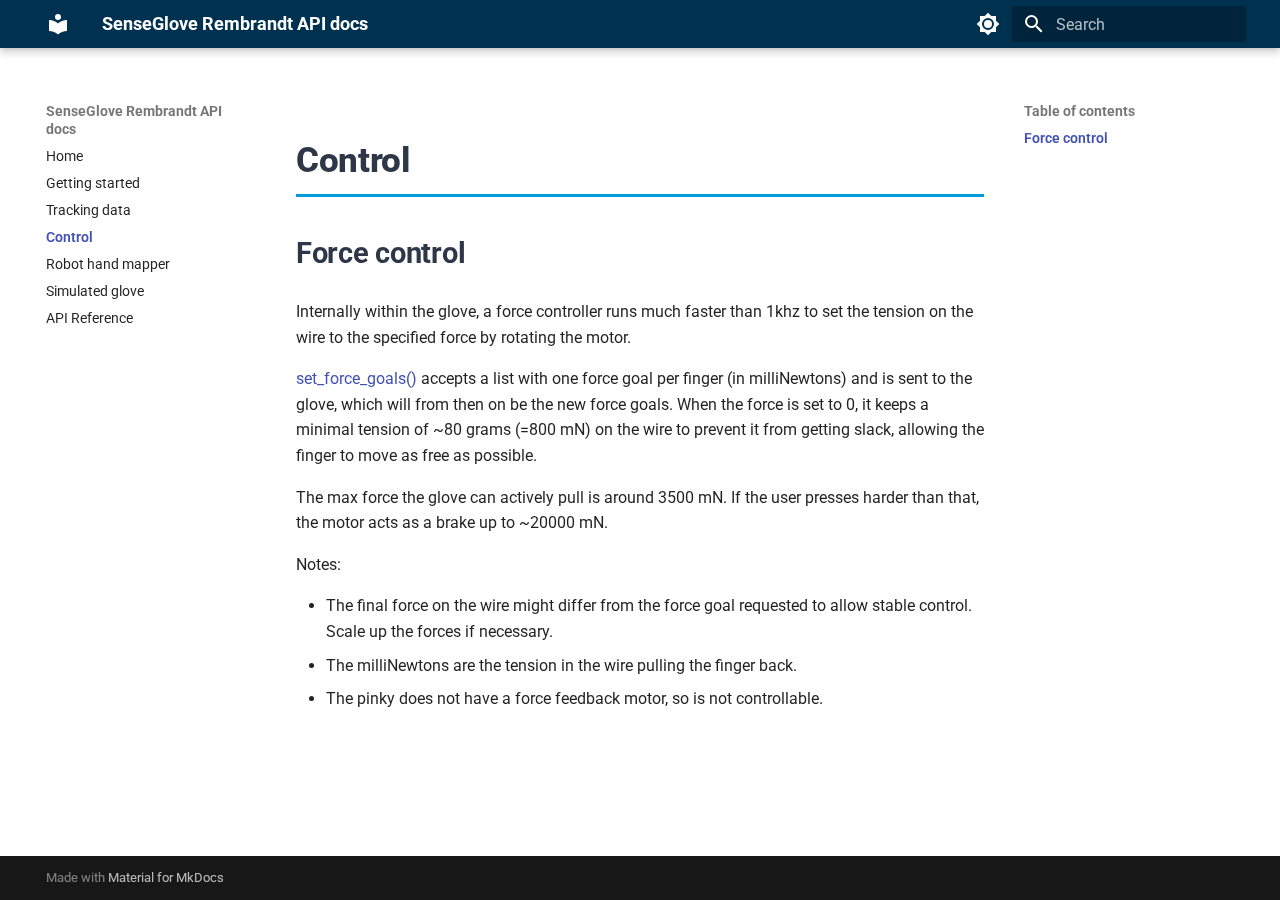
<file: control/index.html>
<!doctype html>
<html lang="en" class="no-js">
  <head>
    
      <meta charset="utf-8">
      <meta name="viewport" content="width=device-width,initial-scale=1">
      
      
      
      
        <link rel="prev" href="../tracking/">
      
      
        <link rel="next" href="../robot_hand_mapper/">
      
      
      <link rel="icon" href="../assets/images/favicon.png">
      <meta name="generator" content="mkdocs-1.6.1, mkdocs-material-9.6.14">
    
    
      
        <title>Control - SenseGlove Rembrandt API docs</title>
      
    
    
      <link rel="stylesheet" href="../assets/stylesheets/main.342714a4.min.css">
      
        
        <link rel="stylesheet" href="../assets/stylesheets/palette.06af60db.min.css">
      
      


    
    
      
    
    
      
        
        
        <link rel="preconnect" href="https://fonts.gstatic.com" crossorigin>
        <link rel="stylesheet" href="https://fonts.googleapis.com/css?family=Roboto:300,300i,400,400i,700,700i%7CRoboto+Mono:400,400i,700,700i&display=fallback">
        <style>:root{--md-text-font:"Roboto";--md-code-font:"Roboto Mono"}</style>
      
    
    
      <link rel="stylesheet" href="../assets/_mkdocstrings.css">
    
      <link rel="stylesheet" href="../stylesheets/extra.css">
    
    <script>__md_scope=new URL("..",location),__md_hash=e=>[...e].reduce(((e,_)=>(e<<5)-e+_.charCodeAt(0)),0),__md_get=(e,_=localStorage,t=__md_scope)=>JSON.parse(_.getItem(t.pathname+"."+e)),__md_set=(e,_,t=localStorage,a=__md_scope)=>{try{t.setItem(a.pathname+"."+e,JSON.stringify(_))}catch(e){}}</script>
    
      

    
    
    
  </head>
  
  
    
    
      
    
    
    
    
    <body dir="ltr" data-md-color-scheme="default" data-md-color-primary="indigo" data-md-color-accent="blue">
  
    
    <input class="md-toggle" data-md-toggle="drawer" type="checkbox" id="__drawer" autocomplete="off">
    <input class="md-toggle" data-md-toggle="search" type="checkbox" id="__search" autocomplete="off">
    <label class="md-overlay" for="__drawer"></label>
    <div data-md-component="skip">
      
        
        <a href="#control" class="md-skip">
          Skip to content
        </a>
      
    </div>
    <div data-md-component="announce">
      
    </div>
    
    
      

  

<header class="md-header md-header--shadow" data-md-component="header">
  <nav class="md-header__inner md-grid" aria-label="Header">
    <a href=".." title="SenseGlove Rembrandt API docs" class="md-header__button md-logo" aria-label="SenseGlove Rembrandt API docs" data-md-component="logo">
      
  
  <svg xmlns="http://www.w3.org/2000/svg" viewBox="0 0 24 24"><path d="M12 8a3 3 0 0 0 3-3 3 3 0 0 0-3-3 3 3 0 0 0-3 3 3 3 0 0 0 3 3m0 3.54C9.64 9.35 6.5 8 3 8v11c3.5 0 6.64 1.35 9 3.54 2.36-2.19 5.5-3.54 9-3.54V8c-3.5 0-6.64 1.35-9 3.54"/></svg>

    </a>
    <label class="md-header__button md-icon" for="__drawer">
      
      <svg xmlns="http://www.w3.org/2000/svg" viewBox="0 0 24 24"><path d="M3 6h18v2H3zm0 5h18v2H3zm0 5h18v2H3z"/></svg>
    </label>
    <div class="md-header__title" data-md-component="header-title">
      <div class="md-header__ellipsis">
        <div class="md-header__topic">
          <span class="md-ellipsis">
            SenseGlove Rembrandt API docs
          </span>
        </div>
        <div class="md-header__topic" data-md-component="header-topic">
          <span class="md-ellipsis">
            
              Control
            
          </span>
        </div>
      </div>
    </div>
    
      
        <form class="md-header__option" data-md-component="palette">
  
    
    
    
    <input class="md-option" data-md-color-media="" data-md-color-scheme="default" data-md-color-primary="indigo" data-md-color-accent="blue"  aria-label="Switch to dark mode"  type="radio" name="__palette" id="__palette_0">
    
      <label class="md-header__button md-icon" title="Switch to dark mode" for="__palette_1" hidden>
        <svg xmlns="http://www.w3.org/2000/svg" viewBox="0 0 24 24"><path d="M12 8a4 4 0 0 0-4 4 4 4 0 0 0 4 4 4 4 0 0 0 4-4 4 4 0 0 0-4-4m0 10a6 6 0 0 1-6-6 6 6 0 0 1 6-6 6 6 0 0 1 6 6 6 6 0 0 1-6 6m8-9.31V4h-4.69L12 .69 8.69 4H4v4.69L.69 12 4 15.31V20h4.69L12 23.31 15.31 20H20v-4.69L23.31 12z"/></svg>
      </label>
    
  
    
    
    
    <input class="md-option" data-md-color-media="" data-md-color-scheme="slate" data-md-color-primary="indigo" data-md-color-accent="blue"  aria-label="Switch to light mode"  type="radio" name="__palette" id="__palette_1">
    
      <label class="md-header__button md-icon" title="Switch to light mode" for="__palette_0" hidden>
        <svg xmlns="http://www.w3.org/2000/svg" viewBox="0 0 24 24"><path d="M12 18c-.89 0-1.74-.2-2.5-.55C11.56 16.5 13 14.42 13 12s-1.44-4.5-3.5-5.45C10.26 6.2 11.11 6 12 6a6 6 0 0 1 6 6 6 6 0 0 1-6 6m8-9.31V4h-4.69L12 .69 8.69 4H4v4.69L.69 12 4 15.31V20h4.69L12 23.31 15.31 20H20v-4.69L23.31 12z"/></svg>
      </label>
    
  
</form>
      
    
    
      <script>var palette=__md_get("__palette");if(palette&&palette.color){if("(prefers-color-scheme)"===palette.color.media){var media=matchMedia("(prefers-color-scheme: light)"),input=document.querySelector(media.matches?"[data-md-color-media='(prefers-color-scheme: light)']":"[data-md-color-media='(prefers-color-scheme: dark)']");palette.color.media=input.getAttribute("data-md-color-media"),palette.color.scheme=input.getAttribute("data-md-color-scheme"),palette.color.primary=input.getAttribute("data-md-color-primary"),palette.color.accent=input.getAttribute("data-md-color-accent")}for(var[key,value]of Object.entries(palette.color))document.body.setAttribute("data-md-color-"+key,value)}</script>
    
    
    
      
      
        <label class="md-header__button md-icon" for="__search">
          
          <svg xmlns="http://www.w3.org/2000/svg" viewBox="0 0 24 24"><path d="M9.5 3A6.5 6.5 0 0 1 16 9.5c0 1.61-.59 3.09-1.56 4.23l.27.27h.79l5 5-1.5 1.5-5-5v-.79l-.27-.27A6.52 6.52 0 0 1 9.5 16 6.5 6.5 0 0 1 3 9.5 6.5 6.5 0 0 1 9.5 3m0 2C7 5 5 7 5 9.5S7 14 9.5 14 14 12 14 9.5 12 5 9.5 5"/></svg>
        </label>
        <div class="md-search" data-md-component="search" role="dialog">
  <label class="md-search__overlay" for="__search"></label>
  <div class="md-search__inner" role="search">
    <form class="md-search__form" name="search">
      <input type="text" class="md-search__input" name="query" aria-label="Search" placeholder="Search" autocapitalize="off" autocorrect="off" autocomplete="off" spellcheck="false" data-md-component="search-query" required>
      <label class="md-search__icon md-icon" for="__search">
        
        <svg xmlns="http://www.w3.org/2000/svg" viewBox="0 0 24 24"><path d="M9.5 3A6.5 6.5 0 0 1 16 9.5c0 1.61-.59 3.09-1.56 4.23l.27.27h.79l5 5-1.5 1.5-5-5v-.79l-.27-.27A6.52 6.52 0 0 1 9.5 16 6.5 6.5 0 0 1 3 9.5 6.5 6.5 0 0 1 9.5 3m0 2C7 5 5 7 5 9.5S7 14 9.5 14 14 12 14 9.5 12 5 9.5 5"/></svg>
        
        <svg xmlns="http://www.w3.org/2000/svg" viewBox="0 0 24 24"><path d="M20 11v2H8l5.5 5.5-1.42 1.42L4.16 12l7.92-7.92L13.5 5.5 8 11z"/></svg>
      </label>
      <nav class="md-search__options" aria-label="Search">
        
        <button type="reset" class="md-search__icon md-icon" title="Clear" aria-label="Clear" tabindex="-1">
          
          <svg xmlns="http://www.w3.org/2000/svg" viewBox="0 0 24 24"><path d="M19 6.41 17.59 5 12 10.59 6.41 5 5 6.41 10.59 12 5 17.59 6.41 19 12 13.41 17.59 19 19 17.59 13.41 12z"/></svg>
        </button>
      </nav>
      
    </form>
    <div class="md-search__output">
      <div class="md-search__scrollwrap" tabindex="0" data-md-scrollfix>
        <div class="md-search-result" data-md-component="search-result">
          <div class="md-search-result__meta">
            Initializing search
          </div>
          <ol class="md-search-result__list" role="presentation"></ol>
        </div>
      </div>
    </div>
  </div>
</div>
      
    
    
  </nav>
  
</header>
    
    <div class="md-container" data-md-component="container">
      
      
        
          
        
      
      <main class="md-main" data-md-component="main">
        <div class="md-main__inner md-grid">
          
            
              
              <div class="md-sidebar md-sidebar--primary" data-md-component="sidebar" data-md-type="navigation" >
                <div class="md-sidebar__scrollwrap">
                  <div class="md-sidebar__inner">
                    



<nav class="md-nav md-nav--primary" aria-label="Navigation" data-md-level="0">
  <label class="md-nav__title" for="__drawer">
    <a href=".." title="SenseGlove Rembrandt API docs" class="md-nav__button md-logo" aria-label="SenseGlove Rembrandt API docs" data-md-component="logo">
      
  
  <svg xmlns="http://www.w3.org/2000/svg" viewBox="0 0 24 24"><path d="M12 8a3 3 0 0 0 3-3 3 3 0 0 0-3-3 3 3 0 0 0-3 3 3 3 0 0 0 3 3m0 3.54C9.64 9.35 6.5 8 3 8v11c3.5 0 6.64 1.35 9 3.54 2.36-2.19 5.5-3.54 9-3.54V8c-3.5 0-6.64 1.35-9 3.54"/></svg>

    </a>
    SenseGlove Rembrandt API docs
  </label>
  
  <ul class="md-nav__list" data-md-scrollfix>
    
      
      
  
  
  
  
    <li class="md-nav__item">
      <a href=".." class="md-nav__link">
        
  
  
  <span class="md-ellipsis">
    Home
    
  </span>
  

      </a>
    </li>
  

    
      
      
  
  
  
  
    <li class="md-nav__item">
      <a href="../getting_started/" class="md-nav__link">
        
  
  
  <span class="md-ellipsis">
    Getting started
    
  </span>
  

      </a>
    </li>
  

    
      
      
  
  
  
  
    <li class="md-nav__item">
      <a href="../tracking/" class="md-nav__link">
        
  
  
  <span class="md-ellipsis">
    Tracking data
    
  </span>
  

      </a>
    </li>
  

    
      
      
  
  
    
  
  
  
    <li class="md-nav__item md-nav__item--active">
      
      <input class="md-nav__toggle md-toggle" type="checkbox" id="__toc">
      
      
        
      
      
        <label class="md-nav__link md-nav__link--active" for="__toc">
          
  
  
  <span class="md-ellipsis">
    Control
    
  </span>
  

          <span class="md-nav__icon md-icon"></span>
        </label>
      
      <a href="./" class="md-nav__link md-nav__link--active">
        
  
  
  <span class="md-ellipsis">
    Control
    
  </span>
  

      </a>
      
        

<nav class="md-nav md-nav--secondary" aria-label="Table of contents">
  
  
  
    
  
  
    <label class="md-nav__title" for="__toc">
      <span class="md-nav__icon md-icon"></span>
      Table of contents
    </label>
    <ul class="md-nav__list" data-md-component="toc" data-md-scrollfix>
      
        <li class="md-nav__item">
  <a href="#force-control" class="md-nav__link">
    <span class="md-ellipsis">
      Force control
    </span>
  </a>
  
</li>
      
    </ul>
  
</nav>
      
    </li>
  

    
      
      
  
  
  
  
    <li class="md-nav__item">
      <a href="../robot_hand_mapper/" class="md-nav__link">
        
  
  
  <span class="md-ellipsis">
    Robot hand mapper
    
  </span>
  

      </a>
    </li>
  

    
      
      
  
  
  
  
    <li class="md-nav__item">
      <a href="../simulated_glove/" class="md-nav__link">
        
  
  
  <span class="md-ellipsis">
    Simulated glove
    
  </span>
  

      </a>
    </li>
  

    
      
      
  
  
  
  
    <li class="md-nav__item">
      <a href="../api-reference/" class="md-nav__link">
        
  
  
  <span class="md-ellipsis">
    API Reference
    
  </span>
  

      </a>
    </li>
  

    
  </ul>
</nav>
                  </div>
                </div>
              </div>
            
            
              
              <div class="md-sidebar md-sidebar--secondary" data-md-component="sidebar" data-md-type="toc" >
                <div class="md-sidebar__scrollwrap">
                  <div class="md-sidebar__inner">
                    

<nav class="md-nav md-nav--secondary" aria-label="Table of contents">
  
  
  
    
  
  
    <label class="md-nav__title" for="__toc">
      <span class="md-nav__icon md-icon"></span>
      Table of contents
    </label>
    <ul class="md-nav__list" data-md-component="toc" data-md-scrollfix>
      
        <li class="md-nav__item">
  <a href="#force-control" class="md-nav__link">
    <span class="md-ellipsis">
      Force control
    </span>
  </a>
  
</li>
      
    </ul>
  
</nav>
                  </div>
                </div>
              </div>
            
          
          
            <div class="md-content" data-md-component="content">
              <article class="md-content__inner md-typeset">
                
                  



<h1 id="control">Control</h1>
<h2 id="force-control">Force control</h2>
<p>Internally within the glove, a force controller runs much faster than 1khz to set the tension on the wire to the specified force by rotating the motor. </p>
<p><a href="../api-reference/#SG_API.SG_main.set_force_goals">set_force_goals()</a> accepts a list with one force goal per finger (in milliNewtons) and is sent to the glove, which will from then on be the new force goals. When the force is set to 0, it keeps a minimal tension of ~80 grams (=800 mN) on the wire to prevent it from getting slack, allowing the finger to move as free as possible.</p>
<p>The max force the glove can actively pull is around 3500 mN. If the user presses harder than that, the motor acts as a brake up to ~20000 mN.</p>
<p>Notes: </p>
<ul>
<li>The final force on the wire might differ from the force goal requested to allow stable control. Scale up the forces if necessary.</li>
<li>The milliNewtons are the tension in the wire pulling the finger back.</li>
<li>The pinky does not have a force feedback motor, so is not controllable.</li>
</ul>












                
              </article>
            </div>
          
          
<script>var target=document.getElementById(location.hash.slice(1));target&&target.name&&(target.checked=target.name.startsWith("__tabbed_"))</script>
        </div>
        
          <button type="button" class="md-top md-icon" data-md-component="top" hidden>
  
  <svg xmlns="http://www.w3.org/2000/svg" viewBox="0 0 24 24"><path d="M13 20h-2V8l-5.5 5.5-1.42-1.42L12 4.16l7.92 7.92-1.42 1.42L13 8z"/></svg>
  Back to top
</button>
        
      </main>
      
        <footer class="md-footer">
  
  <div class="md-footer-meta md-typeset">
    <div class="md-footer-meta__inner md-grid">
      <div class="md-copyright">
  
  
    Made with
    <a href="https://squidfunk.github.io/mkdocs-material/" target="_blank" rel="noopener">
      Material for MkDocs
    </a>
  
</div>
      
    </div>
  </div>
</footer>
      
    </div>
    <div class="md-dialog" data-md-component="dialog">
      <div class="md-dialog__inner md-typeset"></div>
    </div>
    
    
    
      
      <script id="__config" type="application/json">{"base": "..", "features": ["navigation.sections", "navigation.top", "content.code.copy", "content.code.annotate", "content.code.highlight"], "search": "../assets/javascripts/workers/search.d50fe291.min.js", "tags": null, "translations": {"clipboard.copied": "Copied to clipboard", "clipboard.copy": "Copy to clipboard", "search.result.more.one": "1 more on this page", "search.result.more.other": "# more on this page", "search.result.none": "No matching documents", "search.result.one": "1 matching document", "search.result.other": "# matching documents", "search.result.placeholder": "Type to start searching", "search.result.term.missing": "Missing", "select.version": "Select version"}, "version": null}</script>
    
    
      <script src="../assets/javascripts/bundle.13a4f30d.min.js"></script>
      
        <script src="../javascripts/signatures.js"></script>
      
        <script src="../javascripts/function-highlighting.js"></script>
      
    
  </body>
</html>
</file>
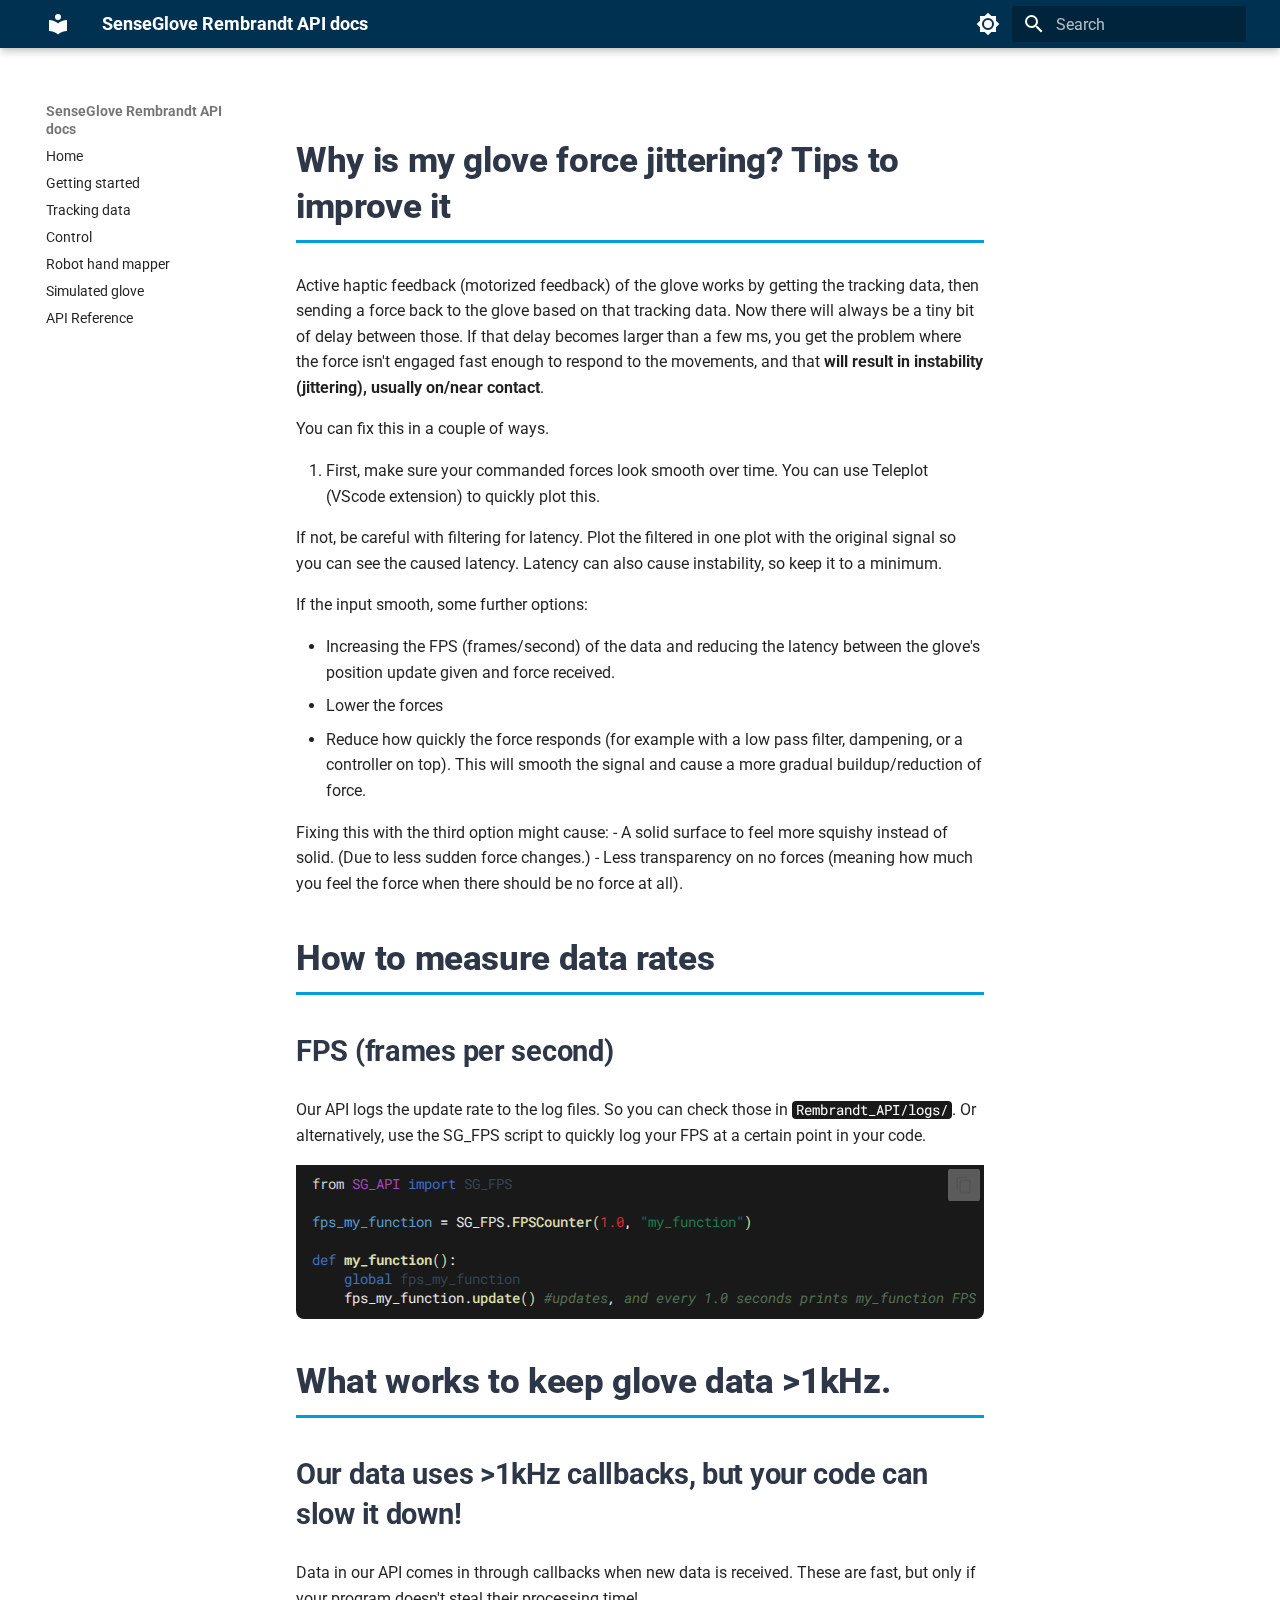
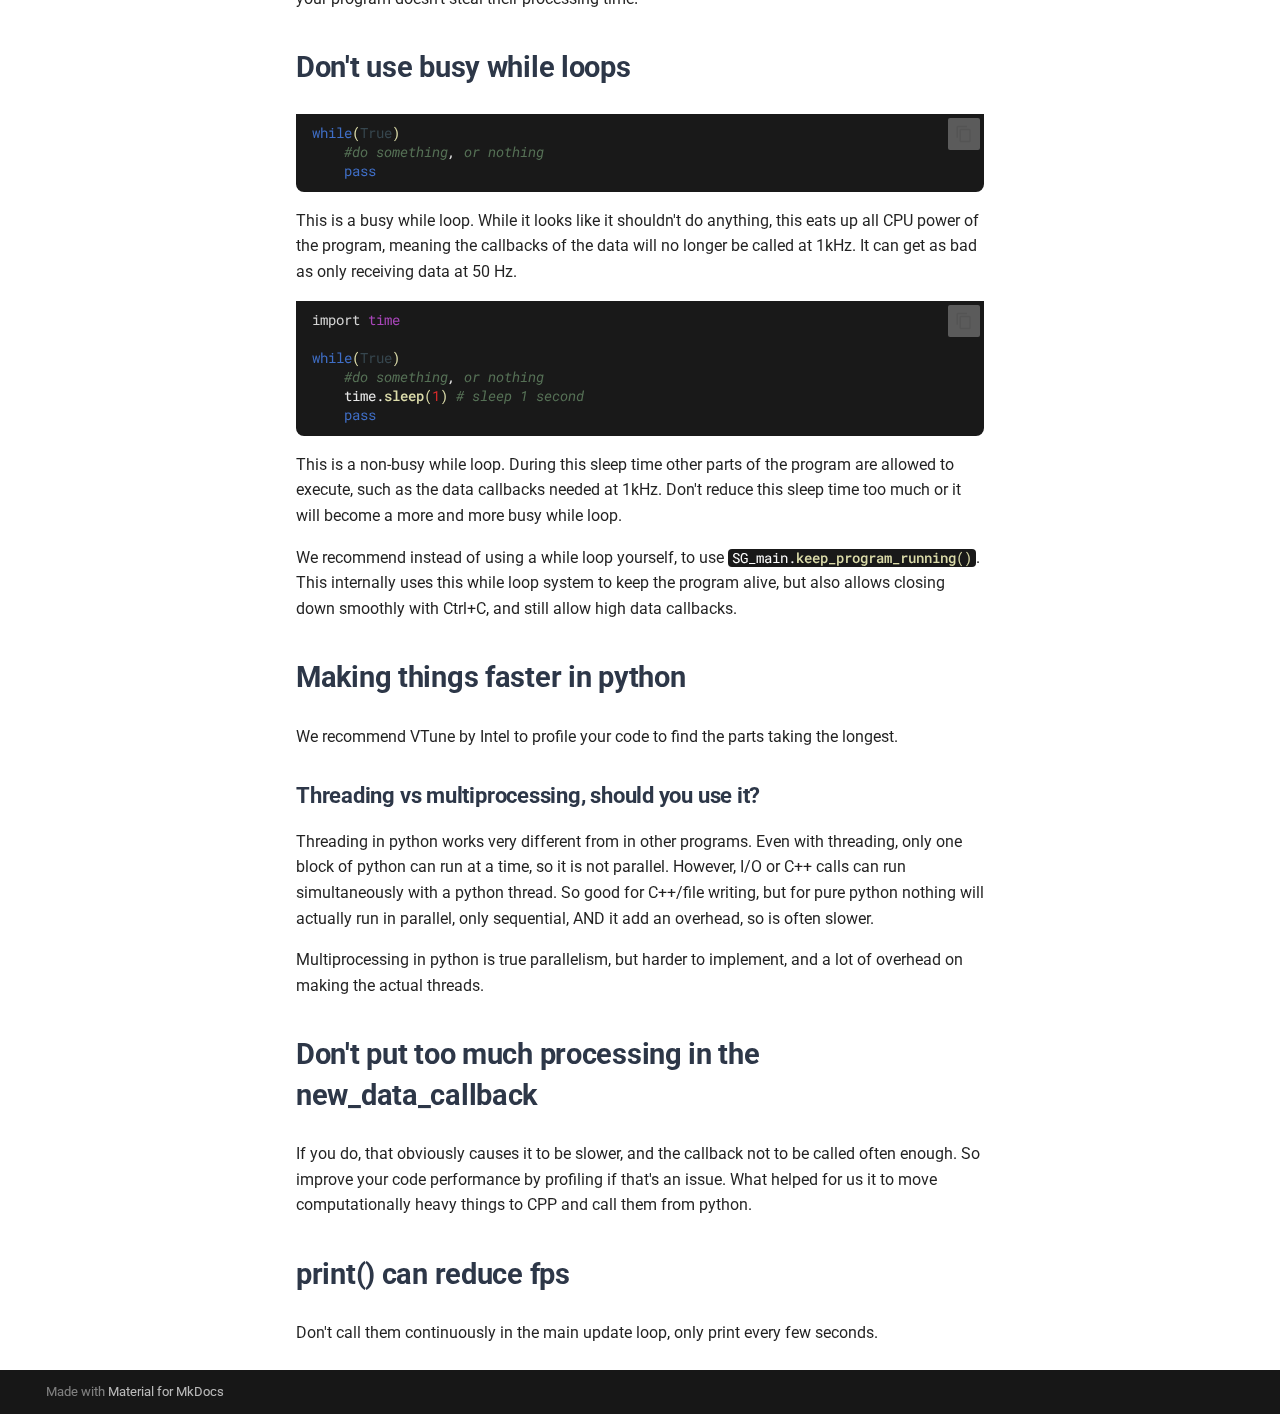
<file: fps-performance/index.html>
<!doctype html>
<html lang="en" class="no-js">
  <head>
    
      <meta charset="utf-8">
      <meta name="viewport" content="width=device-width,initial-scale=1">
      
      
      
      
      
      
        
      
      
      <link rel="icon" href="../assets/images/favicon.png">
      <meta name="generator" content="mkdocs-1.6.1, mkdocs-material-9.7.3">
    
    
      
        <title>Why is my glove force jittering? Tips to improve it - SenseGlove Rembrandt API docs</title>
      
    
    
      <link rel="stylesheet" href="../assets/stylesheets/main.484c7ddc.min.css">
      
        
        <link rel="stylesheet" href="../assets/stylesheets/palette.ab4e12ef.min.css">
      
      


    
    
      
    
    
      
        
        
        <link rel="preconnect" href="https://fonts.gstatic.com" crossorigin>
        <link rel="stylesheet" href="https://fonts.googleapis.com/css?family=Roboto:300,300i,400,400i,700,700i%7CRoboto+Mono:400,400i,700,700i&display=fallback">
        <style>:root{--md-text-font:"Roboto";--md-code-font:"Roboto Mono"}</style>
      
    
    
      <link rel="stylesheet" href="../assets/_mkdocstrings.css">
    
      <link rel="stylesheet" href="../stylesheets/extra.css">
    
    <script>__md_scope=new URL("..",location),__md_hash=e=>[...e].reduce(((e,_)=>(e<<5)-e+_.charCodeAt(0)),0),__md_get=(e,_=localStorage,t=__md_scope)=>JSON.parse(_.getItem(t.pathname+"."+e)),__md_set=(e,_,t=localStorage,a=__md_scope)=>{try{t.setItem(a.pathname+"."+e,JSON.stringify(_))}catch(e){}}</script>
    
      

    
    
  </head>
  
  
    
    
      
    
    
    
    
    <body dir="ltr" data-md-color-scheme="default" data-md-color-primary="indigo" data-md-color-accent="blue">
  
    
    <input class="md-toggle" data-md-toggle="drawer" type="checkbox" id="__drawer" autocomplete="off">
    <input class="md-toggle" data-md-toggle="search" type="checkbox" id="__search" autocomplete="off">
    <label class="md-overlay" for="__drawer"></label>
    <div data-md-component="skip">
      
        
        <a href="#why-is-my-glove-force-jittering-tips-to-improve-it" class="md-skip">
          Skip to content
        </a>
      
    </div>
    <div data-md-component="announce">
      
    </div>
    
    
      

  

<header class="md-header md-header--shadow" data-md-component="header">
  <nav class="md-header__inner md-grid" aria-label="Header">
    <a href=".." title="SenseGlove Rembrandt API docs" class="md-header__button md-logo" aria-label="SenseGlove Rembrandt API docs" data-md-component="logo">
      
  
  <svg xmlns="http://www.w3.org/2000/svg" viewBox="0 0 24 24"><path d="M12 8a3 3 0 0 0 3-3 3 3 0 0 0-3-3 3 3 0 0 0-3 3 3 3 0 0 0 3 3m0 3.54C9.64 9.35 6.5 8 3 8v11c3.5 0 6.64 1.35 9 3.54 2.36-2.19 5.5-3.54 9-3.54V8c-3.5 0-6.64 1.35-9 3.54"/></svg>

    </a>
    <label class="md-header__button md-icon" for="__drawer">
      
      <svg xmlns="http://www.w3.org/2000/svg" viewBox="0 0 24 24"><path d="M3 6h18v2H3zm0 5h18v2H3zm0 5h18v2H3z"/></svg>
    </label>
    <div class="md-header__title" data-md-component="header-title">
      <div class="md-header__ellipsis">
        <div class="md-header__topic">
          <span class="md-ellipsis">
            SenseGlove Rembrandt API docs
          </span>
        </div>
        <div class="md-header__topic" data-md-component="header-topic">
          <span class="md-ellipsis">
            
              Why is my glove force jittering? Tips to improve it
            
          </span>
        </div>
      </div>
    </div>
    
      
        <form class="md-header__option" data-md-component="palette">
  
    
    
    
    <input class="md-option" data-md-color-media="" data-md-color-scheme="default" data-md-color-primary="indigo" data-md-color-accent="blue"  aria-label="Switch to dark mode"  type="radio" name="__palette" id="__palette_0">
    
      <label class="md-header__button md-icon" title="Switch to dark mode" for="__palette_1" hidden>
        <svg xmlns="http://www.w3.org/2000/svg" viewBox="0 0 24 24"><path d="M12 8a4 4 0 0 0-4 4 4 4 0 0 0 4 4 4 4 0 0 0 4-4 4 4 0 0 0-4-4m0 10a6 6 0 0 1-6-6 6 6 0 0 1 6-6 6 6 0 0 1 6 6 6 6 0 0 1-6 6m8-9.31V4h-4.69L12 .69 8.69 4H4v4.69L.69 12 4 15.31V20h4.69L12 23.31 15.31 20H20v-4.69L23.31 12z"/></svg>
      </label>
    
  
    
    
    
    <input class="md-option" data-md-color-media="" data-md-color-scheme="slate" data-md-color-primary="indigo" data-md-color-accent="blue"  aria-label="Switch to light mode"  type="radio" name="__palette" id="__palette_1">
    
      <label class="md-header__button md-icon" title="Switch to light mode" for="__palette_0" hidden>
        <svg xmlns="http://www.w3.org/2000/svg" viewBox="0 0 24 24"><path d="M12 18c-.89 0-1.74-.2-2.5-.55C11.56 16.5 13 14.42 13 12s-1.44-4.5-3.5-5.45C10.26 6.2 11.11 6 12 6a6 6 0 0 1 6 6 6 6 0 0 1-6 6m8-9.31V4h-4.69L12 .69 8.69 4H4v4.69L.69 12 4 15.31V20h4.69L12 23.31 15.31 20H20v-4.69L23.31 12z"/></svg>
      </label>
    
  
</form>
      
    
    
      <script>var palette=__md_get("__palette");if(palette&&palette.color){if("(prefers-color-scheme)"===palette.color.media){var media=matchMedia("(prefers-color-scheme: light)"),input=document.querySelector(media.matches?"[data-md-color-media='(prefers-color-scheme: light)']":"[data-md-color-media='(prefers-color-scheme: dark)']");palette.color.media=input.getAttribute("data-md-color-media"),palette.color.scheme=input.getAttribute("data-md-color-scheme"),palette.color.primary=input.getAttribute("data-md-color-primary"),palette.color.accent=input.getAttribute("data-md-color-accent")}for(var[key,value]of Object.entries(palette.color))document.body.setAttribute("data-md-color-"+key,value)}</script>
    
    
    
      
      
        <label class="md-header__button md-icon" for="__search">
          
          <svg xmlns="http://www.w3.org/2000/svg" viewBox="0 0 24 24"><path d="M9.5 3A6.5 6.5 0 0 1 16 9.5c0 1.61-.59 3.09-1.56 4.23l.27.27h.79l5 5-1.5 1.5-5-5v-.79l-.27-.27A6.52 6.52 0 0 1 9.5 16 6.5 6.5 0 0 1 3 9.5 6.5 6.5 0 0 1 9.5 3m0 2C7 5 5 7 5 9.5S7 14 9.5 14 14 12 14 9.5 12 5 9.5 5"/></svg>
        </label>
        <div class="md-search" data-md-component="search" role="dialog">
  <label class="md-search__overlay" for="__search"></label>
  <div class="md-search__inner" role="search">
    <form class="md-search__form" name="search">
      <input type="text" class="md-search__input" name="query" aria-label="Search" placeholder="Search" autocapitalize="off" autocorrect="off" autocomplete="off" spellcheck="false" data-md-component="search-query" required>
      <label class="md-search__icon md-icon" for="__search">
        
        <svg xmlns="http://www.w3.org/2000/svg" viewBox="0 0 24 24"><path d="M9.5 3A6.5 6.5 0 0 1 16 9.5c0 1.61-.59 3.09-1.56 4.23l.27.27h.79l5 5-1.5 1.5-5-5v-.79l-.27-.27A6.52 6.52 0 0 1 9.5 16 6.5 6.5 0 0 1 3 9.5 6.5 6.5 0 0 1 9.5 3m0 2C7 5 5 7 5 9.5S7 14 9.5 14 14 12 14 9.5 12 5 9.5 5"/></svg>
        
        <svg xmlns="http://www.w3.org/2000/svg" viewBox="0 0 24 24"><path d="M20 11v2H8l5.5 5.5-1.42 1.42L4.16 12l7.92-7.92L13.5 5.5 8 11z"/></svg>
      </label>
      <nav class="md-search__options" aria-label="Search">
        
        <button type="reset" class="md-search__icon md-icon" title="Clear" aria-label="Clear" tabindex="-1">
          
          <svg xmlns="http://www.w3.org/2000/svg" viewBox="0 0 24 24"><path d="M19 6.41 17.59 5 12 10.59 6.41 5 5 6.41 10.59 12 5 17.59 6.41 19 12 13.41 17.59 19 19 17.59 13.41 12z"/></svg>
        </button>
      </nav>
      
    </form>
    <div class="md-search__output">
      <div class="md-search__scrollwrap" tabindex="0" data-md-scrollfix>
        <div class="md-search-result" data-md-component="search-result">
          <div class="md-search-result__meta">
            Initializing search
          </div>
          <ol class="md-search-result__list" role="presentation"></ol>
        </div>
      </div>
    </div>
  </div>
</div>
      
    
    
  </nav>
  
</header>
    
    <div class="md-container" data-md-component="container">
      
      
        
          
        
      
      <main class="md-main" data-md-component="main">
        <div class="md-main__inner md-grid">
          
            
              
              <div class="md-sidebar md-sidebar--primary" data-md-component="sidebar" data-md-type="navigation" >
                <div class="md-sidebar__scrollwrap">
                  <div class="md-sidebar__inner">
                    



<nav class="md-nav md-nav--primary" aria-label="Navigation" data-md-level="0">
  <label class="md-nav__title" for="__drawer">
    <a href=".." title="SenseGlove Rembrandt API docs" class="md-nav__button md-logo" aria-label="SenseGlove Rembrandt API docs" data-md-component="logo">
      
  
  <svg xmlns="http://www.w3.org/2000/svg" viewBox="0 0 24 24"><path d="M12 8a3 3 0 0 0 3-3 3 3 0 0 0-3-3 3 3 0 0 0-3 3 3 3 0 0 0 3 3m0 3.54C9.64 9.35 6.5 8 3 8v11c3.5 0 6.64 1.35 9 3.54 2.36-2.19 5.5-3.54 9-3.54V8c-3.5 0-6.64 1.35-9 3.54"/></svg>

    </a>
    SenseGlove Rembrandt API docs
  </label>
  
  <ul class="md-nav__list" data-md-scrollfix>
    
      
      
  
  
  
  
    <li class="md-nav__item">
      <a href=".." class="md-nav__link">
        
  
  
  <span class="md-ellipsis">
    
  
    Home
  

    
  </span>
  
  

      </a>
    </li>
  

    
      
      
  
  
  
  
    <li class="md-nav__item">
      <a href="../getting_started/" class="md-nav__link">
        
  
  
  <span class="md-ellipsis">
    
  
    Getting started
  

    
  </span>
  
  

      </a>
    </li>
  

    
      
      
  
  
  
  
    <li class="md-nav__item">
      <a href="../tracking/" class="md-nav__link">
        
  
  
  <span class="md-ellipsis">
    
  
    Tracking data
  

    
  </span>
  
  

      </a>
    </li>
  

    
      
      
  
  
  
  
    <li class="md-nav__item">
      <a href="../control/" class="md-nav__link">
        
  
  
  <span class="md-ellipsis">
    
  
    Control
  

    
  </span>
  
  

      </a>
    </li>
  

    
      
      
  
  
  
  
    <li class="md-nav__item">
      <a href="../robot_hand_mapper/" class="md-nav__link">
        
  
  
  <span class="md-ellipsis">
    
  
    Robot hand mapper
  

    
  </span>
  
  

      </a>
    </li>
  

    
      
      
  
  
  
  
    <li class="md-nav__item">
      <a href="../simulated_glove/" class="md-nav__link">
        
  
  
  <span class="md-ellipsis">
    
  
    Simulated glove
  

    
  </span>
  
  

      </a>
    </li>
  

    
      
      
  
  
  
  
    <li class="md-nav__item">
      <a href="../api-reference/" class="md-nav__link">
        
  
  
  <span class="md-ellipsis">
    
  
    API Reference
  

    
  </span>
  
  

      </a>
    </li>
  

    
  </ul>
</nav>
                  </div>
                </div>
              </div>
            
            
              
              <div class="md-sidebar md-sidebar--secondary" data-md-component="sidebar" data-md-type="toc" >
                <div class="md-sidebar__scrollwrap">
                  <div class="md-sidebar__inner">
                    

<nav class="md-nav md-nav--secondary" aria-label="Table of contents">
  
  
  
    
  
  
</nav>
                  </div>
                </div>
              </div>
            
          
          
            <div class="md-content" data-md-component="content">
              
              <article class="md-content__inner md-typeset">
                
                  



<h1 id="why-is-my-glove-force-jittering-tips-to-improve-it">Why is my glove force jittering? Tips to improve it</h1>
<p>Active haptic feedback (motorized feedback) of the glove works by getting the tracking data, then sending a force back to the glove based on that tracking data. Now there will always be a tiny bit of delay between those. If that delay becomes larger than a few ms, you get the problem where the force isn't engaged fast enough to respond to the movements, and that <strong>will result in instability (jittering), usually on/near contact</strong>.</p>
<p>You can fix this in a couple of ways.</p>
<ol>
<li>First, make sure your commanded forces look smooth over time. You can use Teleplot (VScode extension) to quickly plot this. </li>
</ol>
<p>If not, be careful with filtering for latency. Plot the filtered in one plot with the original signal so you can see the caused latency. Latency can also cause instability, so keep it to a minimum.</p>
<p>If the input smooth, some further options:</p>
<ul>
<li>Increasing the FPS (frames/second) of the data and reducing the latency between the glove's position update given and force received. </li>
<li>Lower the forces</li>
<li>Reduce how quickly the force responds (for example with a low pass filter, dampening, or a controller on top). This will smooth the signal and cause a more gradual buildup/reduction of force.</li>
</ul>
<p>Fixing this with the third option might cause:
- A solid surface to feel more squishy instead of solid. (Due to less sudden force changes.)
- Less transparency on no forces (meaning how much you feel the force when there should be no force at all).</p>
<h1 id="how-to-measure-data-rates">How to measure data rates</h1>
<h2 id="fps-frames-per-second">FPS (frames per second)</h2>
<p>Our API logs the update rate to the log files. So you can check those in <code>Rembrandt_API/logs/</code>. Or alternatively, use the SG_FPS script to quickly log your FPS at a certain point in your code.
<div class="language-python highlight"><span class="filename">Python</span><pre><span></span><code><span id="__span-0-1"><a id="__codelineno-0-1" name="__codelineno-0-1" href="#__codelineno-0-1"></a><span class="kn">from</span><span class="w"> </span><span class="nn">SG_API</span><span class="w"> </span><span class="kn">import</span> <span class="n">SG_FPS</span>
</span><span id="__span-0-2"><a id="__codelineno-0-2" name="__codelineno-0-2" href="#__codelineno-0-2"></a>
</span><span id="__span-0-3"><a id="__codelineno-0-3" name="__codelineno-0-3" href="#__codelineno-0-3"></a><span class="n">fps_my_function</span> <span class="o">=</span> <span class="n">SG_FPS</span><span class="o">.</span><span class="n">FPSCounter</span><span class="p">(</span><span class="mf">1.0</span><span class="p">,</span> <span class="s2">&quot;my_function&quot;</span><span class="p">)</span>
</span><span id="__span-0-4"><a id="__codelineno-0-4" name="__codelineno-0-4" href="#__codelineno-0-4"></a>
</span><span id="__span-0-5"><a id="__codelineno-0-5" name="__codelineno-0-5" href="#__codelineno-0-5"></a><span class="k">def</span><span class="w"> </span><span class="nf">my_function</span><span class="p">():</span>
</span><span id="__span-0-6"><a id="__codelineno-0-6" name="__codelineno-0-6" href="#__codelineno-0-6"></a>    <span class="k">global</span> <span class="n">fps_my_function</span>
</span><span id="__span-0-7"><a id="__codelineno-0-7" name="__codelineno-0-7" href="#__codelineno-0-7"></a>    <span class="n">fps_my_function</span><span class="o">.</span><span class="n">update</span><span class="p">()</span> <span class="c1">#updates, and every 1.0 seconds prints my_function FPS</span>
</span></code></pre></div></p>
<h1 id="what-works-to-keep-glove-data-1khz">What works to keep glove data &gt;1kHz.</h1>
<h2 id="our-data-uses-1khz-callbacks-but-your-code-can-slow-it-down">Our data uses &gt;1kHz callbacks, but your code can slow it down!</h2>
<p>Data in our API comes in through callbacks when new data is received. These are fast, but only if your program doesn't steal their processing time!</p>
<h2 id="dont-use-busy-while-loops">Don't use busy while loops</h2>
<p><div class="language-python highlight"><span class="filename">Python</span><pre><span></span><code><span id="__span-1-1"><a id="__codelineno-1-1" name="__codelineno-1-1" href="#__codelineno-1-1"></a><span class="k">while</span><span class="p">(</span><span class="kc">True</span><span class="p">)</span>
</span><span id="__span-1-2"><a id="__codelineno-1-2" name="__codelineno-1-2" href="#__codelineno-1-2"></a>    <span class="c1">#do something, or nothing</span>
</span><span id="__span-1-3"><a id="__codelineno-1-3" name="__codelineno-1-3" href="#__codelineno-1-3"></a>    <span class="k">pass</span>
</span></code></pre></div>
This is a busy while loop. While it looks like it shouldn't do anything, this eats up all CPU power of the program, meaning the callbacks of the data will no longer be called at 1kHz. It can get as bad as only receiving data at 50 Hz.</p>
<p><div class="language-python highlight"><span class="filename">Python</span><pre><span></span><code><span id="__span-2-1"><a id="__codelineno-2-1" name="__codelineno-2-1" href="#__codelineno-2-1"></a><span class="kn">import</span><span class="w"> </span><span class="nn">time</span>
</span><span id="__span-2-2"><a id="__codelineno-2-2" name="__codelineno-2-2" href="#__codelineno-2-2"></a>
</span><span id="__span-2-3"><a id="__codelineno-2-3" name="__codelineno-2-3" href="#__codelineno-2-3"></a><span class="k">while</span><span class="p">(</span><span class="kc">True</span><span class="p">)</span>
</span><span id="__span-2-4"><a id="__codelineno-2-4" name="__codelineno-2-4" href="#__codelineno-2-4"></a>    <span class="c1">#do something, or nothing</span>
</span><span id="__span-2-5"><a id="__codelineno-2-5" name="__codelineno-2-5" href="#__codelineno-2-5"></a>    <span class="n">time</span><span class="o">.</span><span class="n">sleep</span><span class="p">(</span><span class="mi">1</span><span class="p">)</span> <span class="c1"># sleep 1 second</span>
</span><span id="__span-2-6"><a id="__codelineno-2-6" name="__codelineno-2-6" href="#__codelineno-2-6"></a>    <span class="k">pass</span>
</span></code></pre></div>
This is a non-busy while loop. During this sleep time other parts of the program are allowed to execute, such as the data callbacks needed at 1kHz.
Don't reduce this sleep time too much or it will become a more and more busy while loop.</p>
<p>We recommend instead of using a while loop yourself, to use <code>SG_main.keep_program_running()</code>. This internally uses this while loop system to keep the program alive, but also allows closing down smoothly with Ctrl+C, and still allow high data callbacks.</p>
<h2 id="making-things-faster-in-python">Making things faster in python</h2>
<p>We recommend VTune by Intel to profile your code to find the parts taking the longest. </p>
<h3 id="threading-vs-multiprocessing-should-you-use-it">Threading vs multiprocessing, should you use it?</h3>
<p>Threading in python works very different from in other programs. Even with threading, only one block of python can run at a time, so it is not parallel. However, I/O or C++ calls can run simultaneously with a python thread. So good for C++/file writing, but for pure python nothing will actually run in parallel, only sequential, AND it add an overhead, so is often slower.</p>
<p>Multiprocessing in python is true parallelism, but harder to implement, and a lot of overhead on making the actual threads.</p>
<h2 id="dont-put-too-much-processing-in-the-new_data_callback">Don't put too much processing in the new_data_callback</h2>
<p>If you do, that obviously causes it to be slower, and the callback not to be called often enough. So improve your code performance by profiling if that's an issue. What helped for us it to move computationally heavy things to CPP and call them from python.</p>
<h2 id="print-can-reduce-fps">print() can reduce fps</h2>
<p>Don't call them continuously in the main update loop, only print every few seconds.</p>












                
              </article>
            </div>
          
          
<script>var target=document.getElementById(location.hash.slice(1));target&&target.name&&(target.checked=target.name.startsWith("__tabbed_"))</script>
        </div>
        
          <button type="button" class="md-top md-icon" data-md-component="top" hidden>
  
  <svg xmlns="http://www.w3.org/2000/svg" viewBox="0 0 24 24"><path d="M13 20h-2V8l-5.5 5.5-1.42-1.42L12 4.16l7.92 7.92-1.42 1.42L13 8z"/></svg>
  Back to top
</button>
        
      </main>
      
        <footer class="md-footer">
  
  <div class="md-footer-meta md-typeset">
    <div class="md-footer-meta__inner md-grid">
      <div class="md-copyright">
  
  
    Made with
    <a href="https://squidfunk.github.io/mkdocs-material/" target="_blank" rel="noopener">
      Material for MkDocs
    </a>
  
</div>
      
    </div>
  </div>
</footer>
      
    </div>
    <div class="md-dialog" data-md-component="dialog">
      <div class="md-dialog__inner md-typeset"></div>
    </div>
    
    
    
      
      
      <script id="__config" type="application/json">{"annotate": null, "base": "..", "features": ["navigation.sections", "navigation.top", "content.code.copy", "content.code.annotate", "content.code.highlight"], "search": "../assets/javascripts/workers/search.2c215733.min.js", "tags": null, "translations": {"clipboard.copied": "Copied to clipboard", "clipboard.copy": "Copy to clipboard", "search.result.more.one": "1 more on this page", "search.result.more.other": "# more on this page", "search.result.none": "No matching documents", "search.result.one": "1 matching document", "search.result.other": "# matching documents", "search.result.placeholder": "Type to start searching", "search.result.term.missing": "Missing", "select.version": "Select version"}, "version": null}</script>
    
    
      <script src="../assets/javascripts/bundle.79ae519e.min.js"></script>
      
        <script src="../javascripts/signatures.js"></script>
      
        <script src="../javascripts/function-highlighting.js"></script>
      
    
  </body>
</html>
</file>
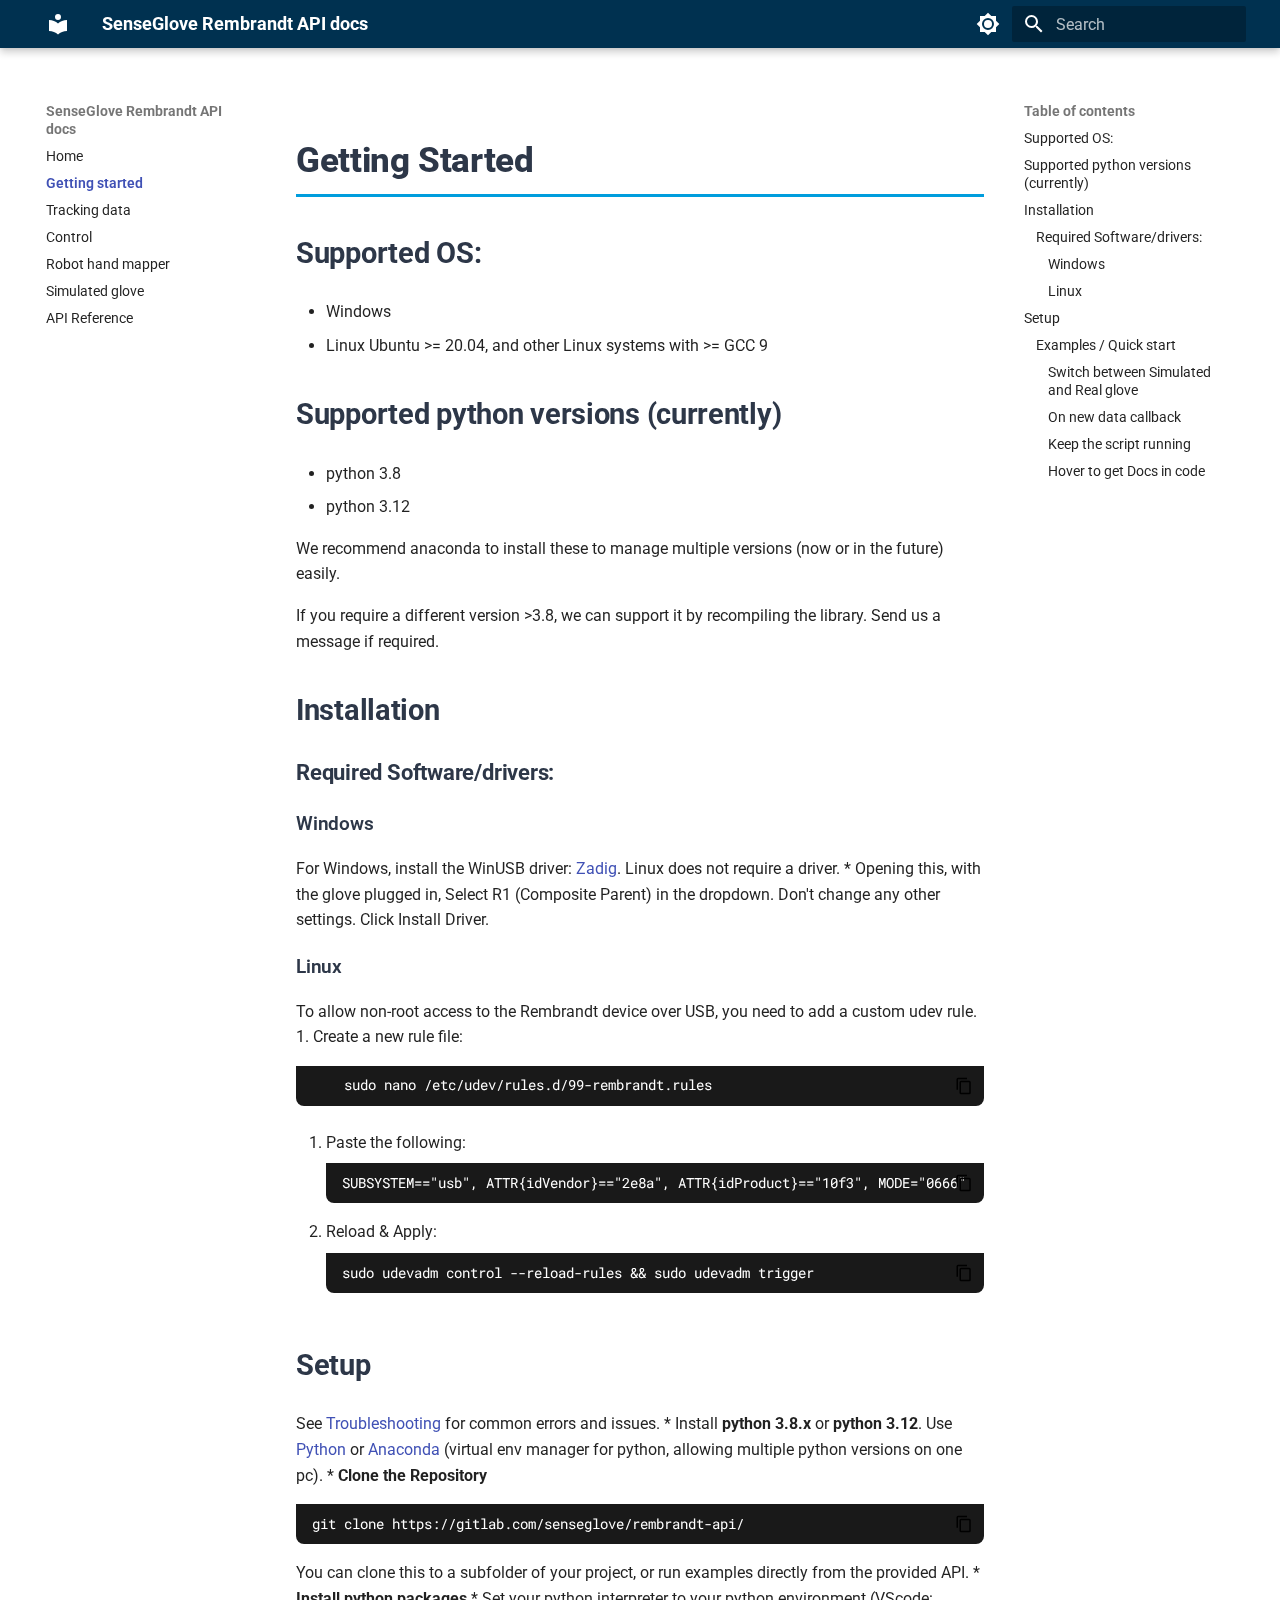
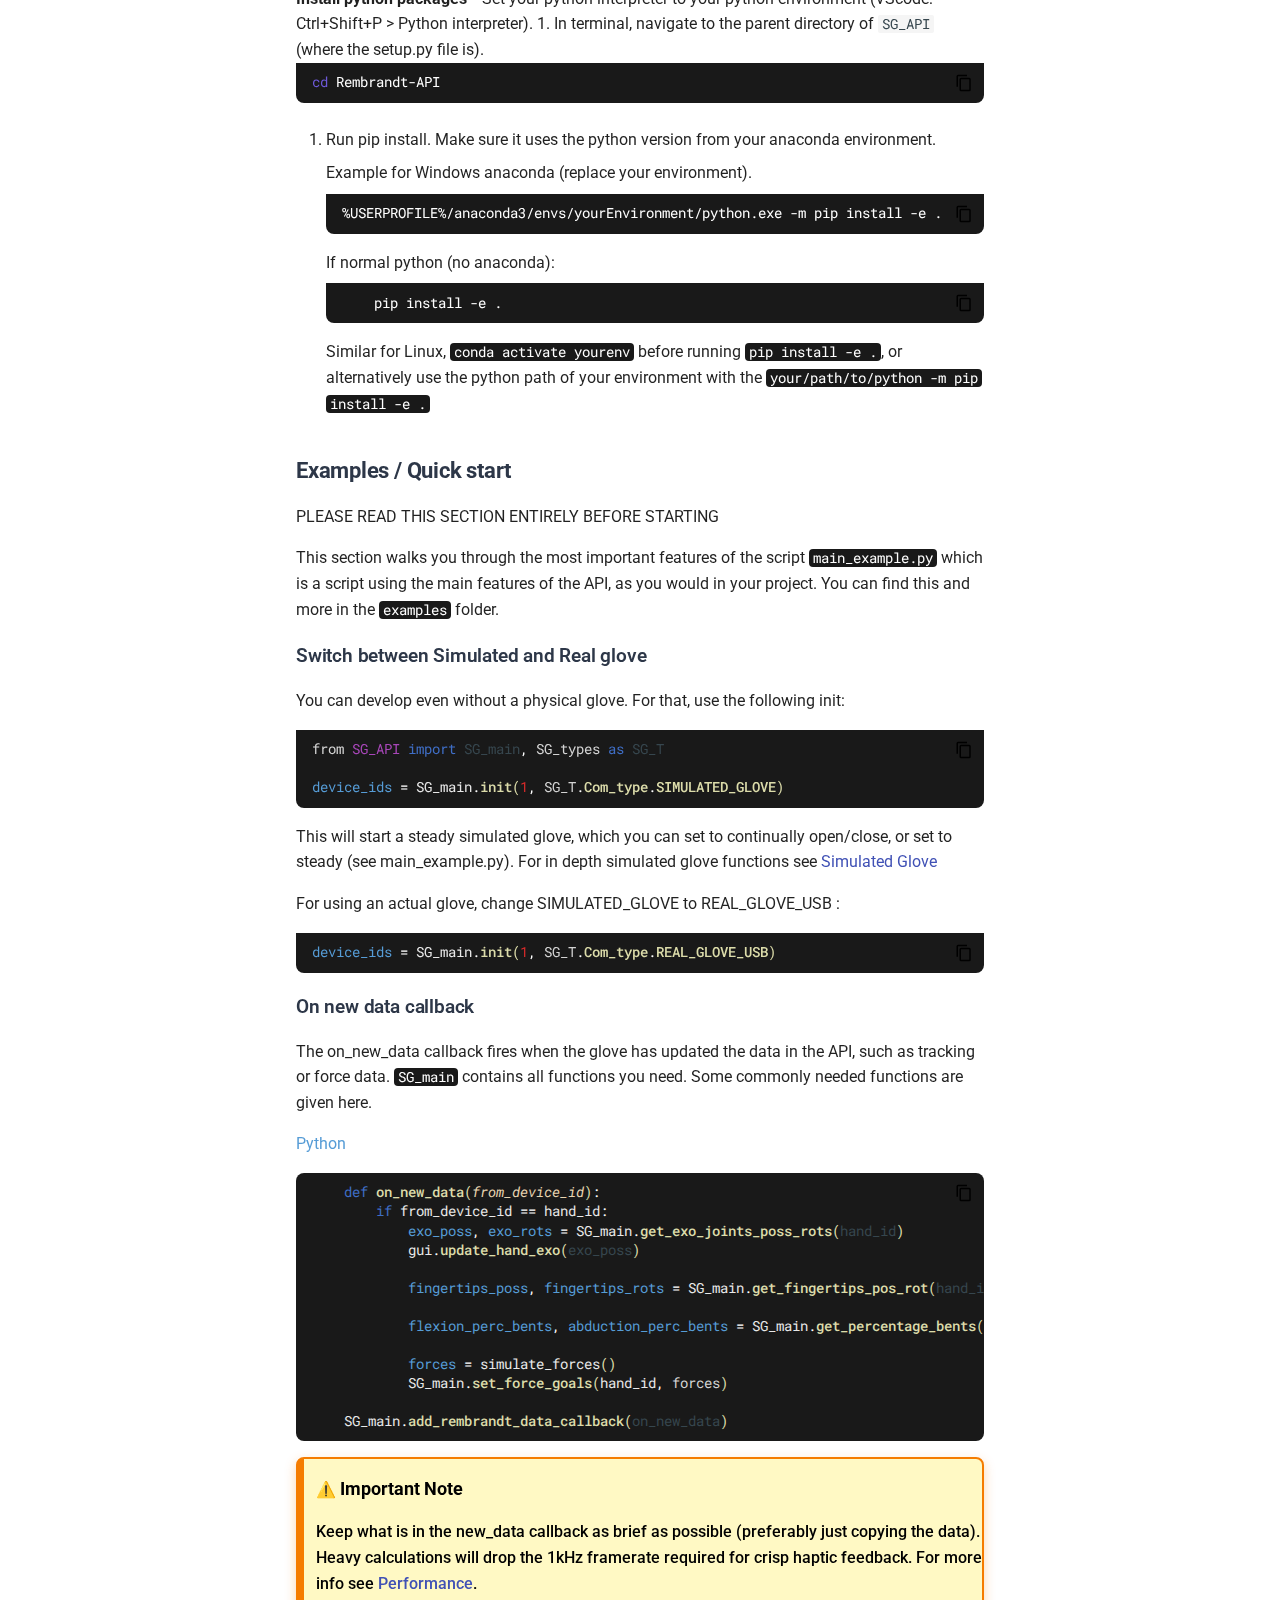
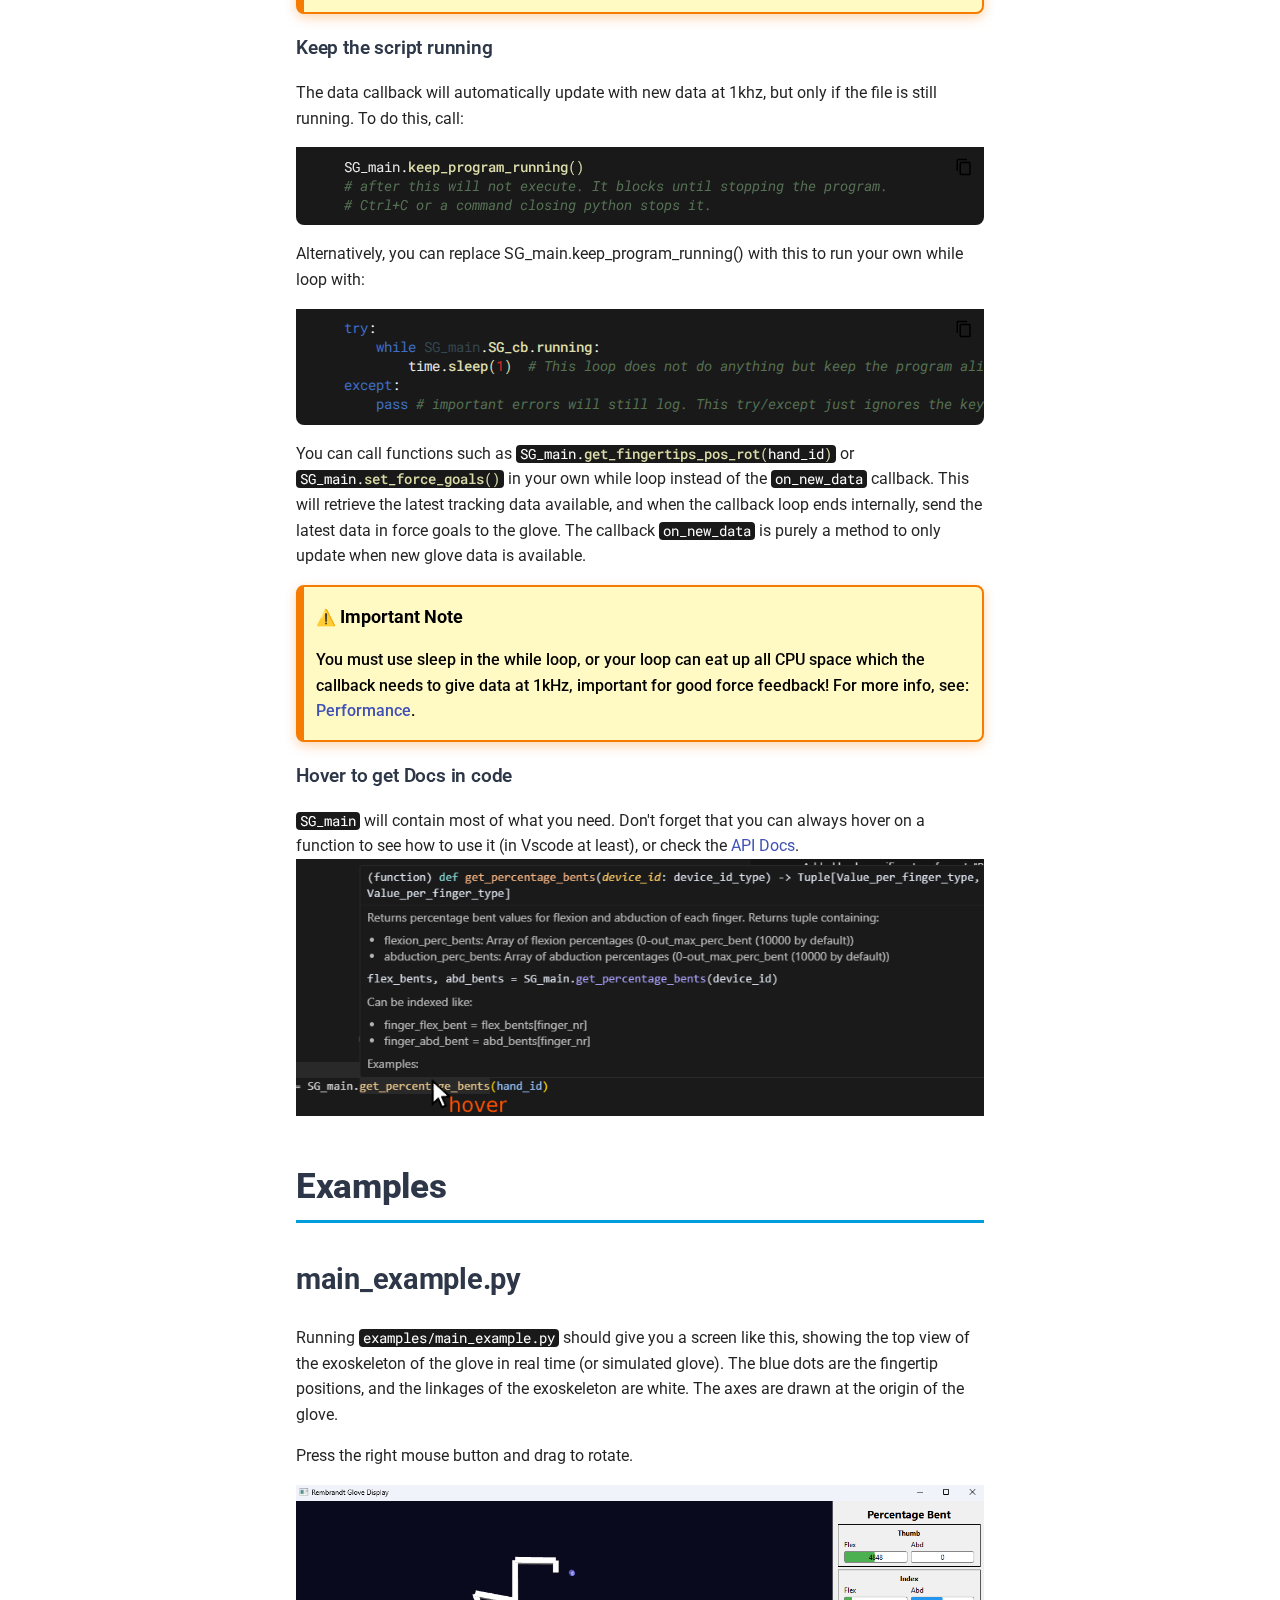
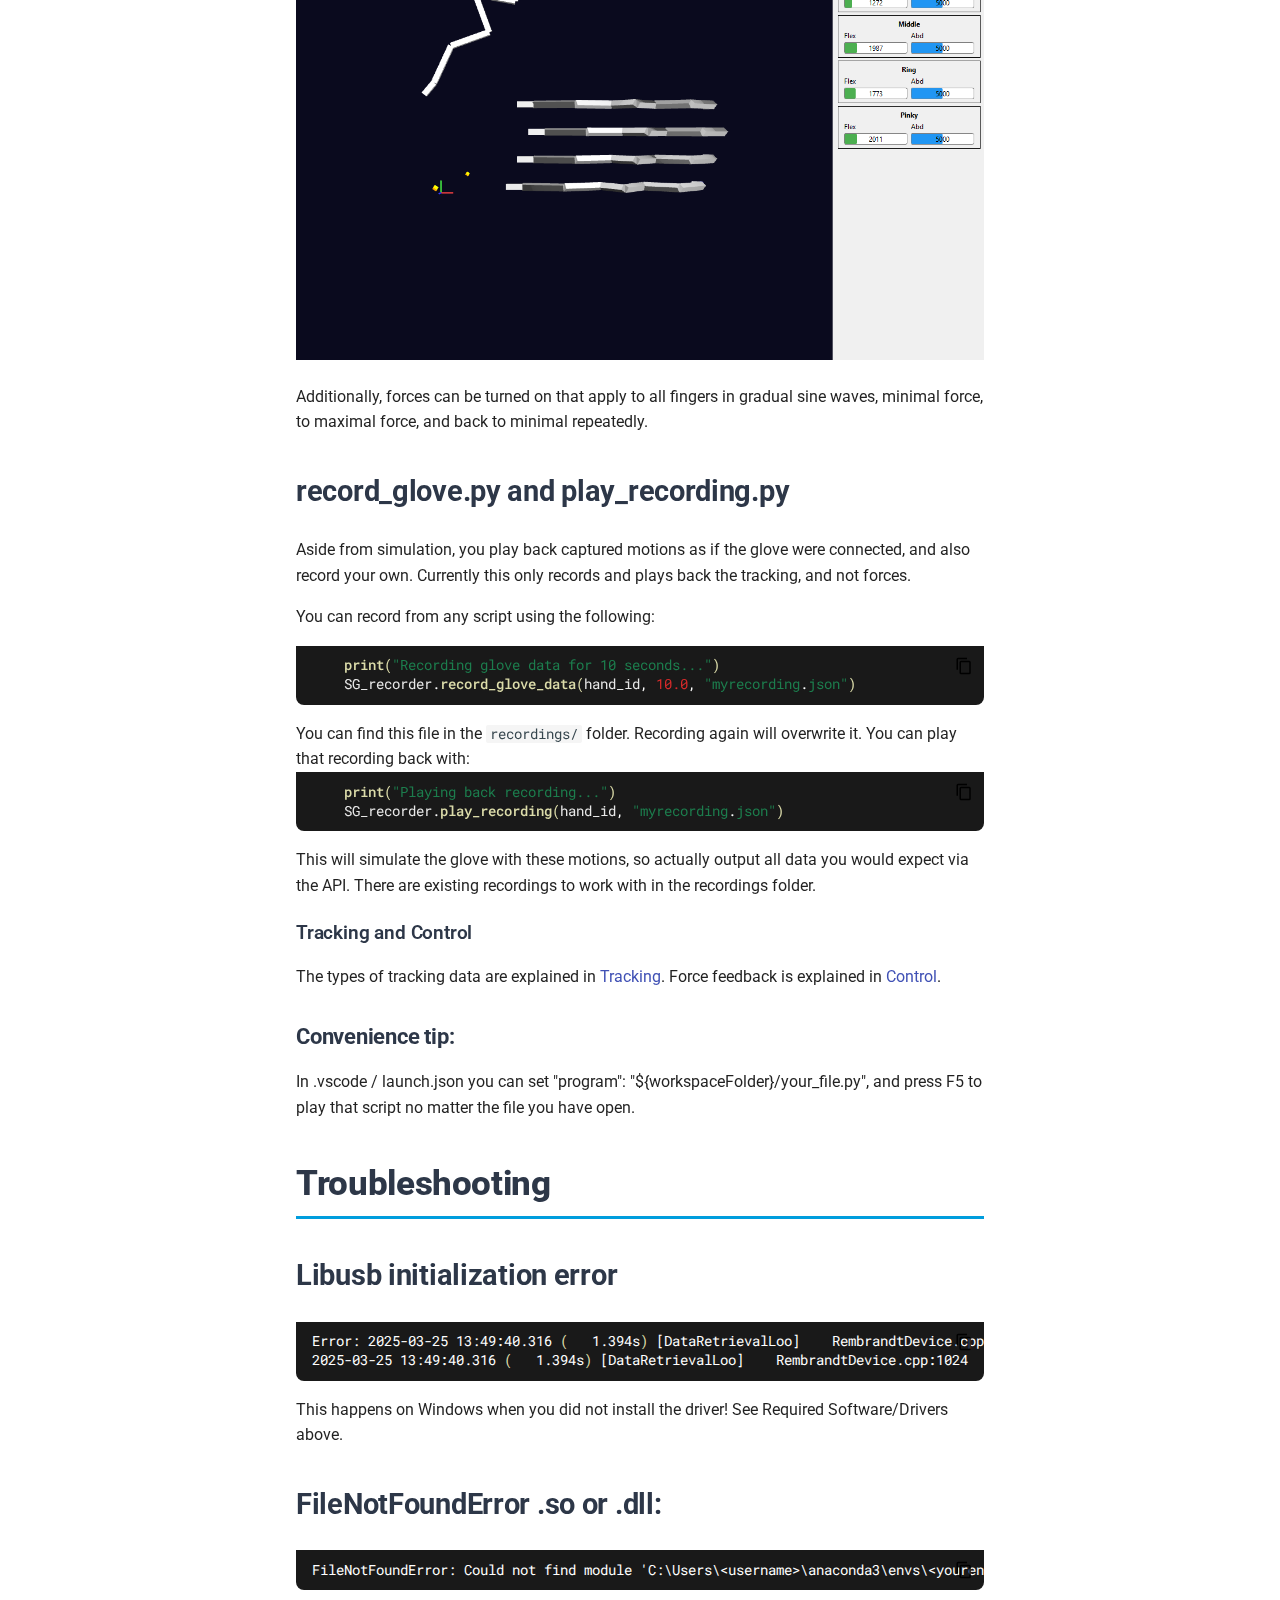
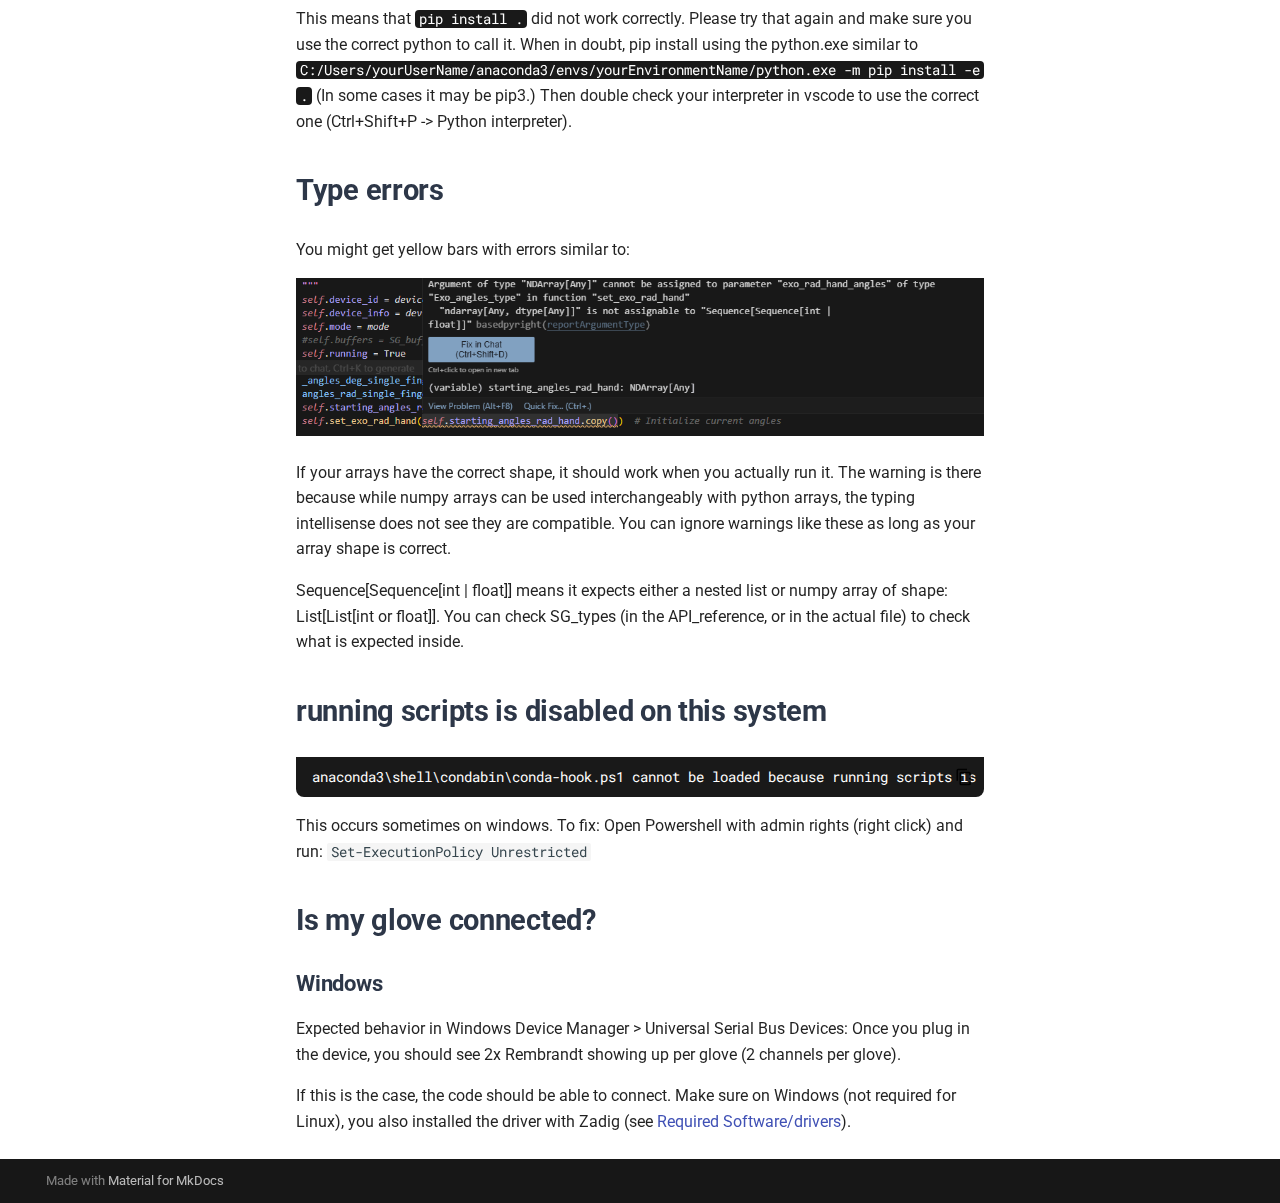
<file: getting_started/index.html>
<!doctype html>
<html lang="en" class="no-js">
  <head>
    
      <meta charset="utf-8">
      <meta name="viewport" content="width=device-width,initial-scale=1">
      
      
      
      
        <link rel="prev" href="..">
      
      
        <link rel="next" href="../tracking/">
      
      
      <link rel="icon" href="../assets/images/favicon.png">
      <meta name="generator" content="mkdocs-1.6.1, mkdocs-material-9.6.14">
    
    
      
        <title>Getting started - SenseGlove Rembrandt API docs</title>
      
    
    
      <link rel="stylesheet" href="../assets/stylesheets/main.342714a4.min.css">
      
        
        <link rel="stylesheet" href="../assets/stylesheets/palette.06af60db.min.css">
      
      


    
    
      
    
    
      
        
        
        <link rel="preconnect" href="https://fonts.gstatic.com" crossorigin>
        <link rel="stylesheet" href="https://fonts.googleapis.com/css?family=Roboto:300,300i,400,400i,700,700i%7CRoboto+Mono:400,400i,700,700i&display=fallback">
        <style>:root{--md-text-font:"Roboto";--md-code-font:"Roboto Mono"}</style>
      
    
    
      <link rel="stylesheet" href="../assets/_mkdocstrings.css">
    
      <link rel="stylesheet" href="../stylesheets/extra.css">
    
    <script>__md_scope=new URL("..",location),__md_hash=e=>[...e].reduce(((e,_)=>(e<<5)-e+_.charCodeAt(0)),0),__md_get=(e,_=localStorage,t=__md_scope)=>JSON.parse(_.getItem(t.pathname+"."+e)),__md_set=(e,_,t=localStorage,a=__md_scope)=>{try{t.setItem(a.pathname+"."+e,JSON.stringify(_))}catch(e){}}</script>
    
      

    
    
    
  </head>
  
  
    
    
      
    
    
    
    
    <body dir="ltr" data-md-color-scheme="default" data-md-color-primary="indigo" data-md-color-accent="blue">
  
    
    <input class="md-toggle" data-md-toggle="drawer" type="checkbox" id="__drawer" autocomplete="off">
    <input class="md-toggle" data-md-toggle="search" type="checkbox" id="__search" autocomplete="off">
    <label class="md-overlay" for="__drawer"></label>
    <div data-md-component="skip">
      
        
        <a href="#getting-started" class="md-skip">
          Skip to content
        </a>
      
    </div>
    <div data-md-component="announce">
      
    </div>
    
    
      

  

<header class="md-header md-header--shadow" data-md-component="header">
  <nav class="md-header__inner md-grid" aria-label="Header">
    <a href=".." title="SenseGlove Rembrandt API docs" class="md-header__button md-logo" aria-label="SenseGlove Rembrandt API docs" data-md-component="logo">
      
  
  <svg xmlns="http://www.w3.org/2000/svg" viewBox="0 0 24 24"><path d="M12 8a3 3 0 0 0 3-3 3 3 0 0 0-3-3 3 3 0 0 0-3 3 3 3 0 0 0 3 3m0 3.54C9.64 9.35 6.5 8 3 8v11c3.5 0 6.64 1.35 9 3.54 2.36-2.19 5.5-3.54 9-3.54V8c-3.5 0-6.64 1.35-9 3.54"/></svg>

    </a>
    <label class="md-header__button md-icon" for="__drawer">
      
      <svg xmlns="http://www.w3.org/2000/svg" viewBox="0 0 24 24"><path d="M3 6h18v2H3zm0 5h18v2H3zm0 5h18v2H3z"/></svg>
    </label>
    <div class="md-header__title" data-md-component="header-title">
      <div class="md-header__ellipsis">
        <div class="md-header__topic">
          <span class="md-ellipsis">
            SenseGlove Rembrandt API docs
          </span>
        </div>
        <div class="md-header__topic" data-md-component="header-topic">
          <span class="md-ellipsis">
            
              Getting started
            
          </span>
        </div>
      </div>
    </div>
    
      
        <form class="md-header__option" data-md-component="palette">
  
    
    
    
    <input class="md-option" data-md-color-media="" data-md-color-scheme="default" data-md-color-primary="indigo" data-md-color-accent="blue"  aria-label="Switch to dark mode"  type="radio" name="__palette" id="__palette_0">
    
      <label class="md-header__button md-icon" title="Switch to dark mode" for="__palette_1" hidden>
        <svg xmlns="http://www.w3.org/2000/svg" viewBox="0 0 24 24"><path d="M12 8a4 4 0 0 0-4 4 4 4 0 0 0 4 4 4 4 0 0 0 4-4 4 4 0 0 0-4-4m0 10a6 6 0 0 1-6-6 6 6 0 0 1 6-6 6 6 0 0 1 6 6 6 6 0 0 1-6 6m8-9.31V4h-4.69L12 .69 8.69 4H4v4.69L.69 12 4 15.31V20h4.69L12 23.31 15.31 20H20v-4.69L23.31 12z"/></svg>
      </label>
    
  
    
    
    
    <input class="md-option" data-md-color-media="" data-md-color-scheme="slate" data-md-color-primary="indigo" data-md-color-accent="blue"  aria-label="Switch to light mode"  type="radio" name="__palette" id="__palette_1">
    
      <label class="md-header__button md-icon" title="Switch to light mode" for="__palette_0" hidden>
        <svg xmlns="http://www.w3.org/2000/svg" viewBox="0 0 24 24"><path d="M12 18c-.89 0-1.74-.2-2.5-.55C11.56 16.5 13 14.42 13 12s-1.44-4.5-3.5-5.45C10.26 6.2 11.11 6 12 6a6 6 0 0 1 6 6 6 6 0 0 1-6 6m8-9.31V4h-4.69L12 .69 8.69 4H4v4.69L.69 12 4 15.31V20h4.69L12 23.31 15.31 20H20v-4.69L23.31 12z"/></svg>
      </label>
    
  
</form>
      
    
    
      <script>var palette=__md_get("__palette");if(palette&&palette.color){if("(prefers-color-scheme)"===palette.color.media){var media=matchMedia("(prefers-color-scheme: light)"),input=document.querySelector(media.matches?"[data-md-color-media='(prefers-color-scheme: light)']":"[data-md-color-media='(prefers-color-scheme: dark)']");palette.color.media=input.getAttribute("data-md-color-media"),palette.color.scheme=input.getAttribute("data-md-color-scheme"),palette.color.primary=input.getAttribute("data-md-color-primary"),palette.color.accent=input.getAttribute("data-md-color-accent")}for(var[key,value]of Object.entries(palette.color))document.body.setAttribute("data-md-color-"+key,value)}</script>
    
    
    
      
      
        <label class="md-header__button md-icon" for="__search">
          
          <svg xmlns="http://www.w3.org/2000/svg" viewBox="0 0 24 24"><path d="M9.5 3A6.5 6.5 0 0 1 16 9.5c0 1.61-.59 3.09-1.56 4.23l.27.27h.79l5 5-1.5 1.5-5-5v-.79l-.27-.27A6.52 6.52 0 0 1 9.5 16 6.5 6.5 0 0 1 3 9.5 6.5 6.5 0 0 1 9.5 3m0 2C7 5 5 7 5 9.5S7 14 9.5 14 14 12 14 9.5 12 5 9.5 5"/></svg>
        </label>
        <div class="md-search" data-md-component="search" role="dialog">
  <label class="md-search__overlay" for="__search"></label>
  <div class="md-search__inner" role="search">
    <form class="md-search__form" name="search">
      <input type="text" class="md-search__input" name="query" aria-label="Search" placeholder="Search" autocapitalize="off" autocorrect="off" autocomplete="off" spellcheck="false" data-md-component="search-query" required>
      <label class="md-search__icon md-icon" for="__search">
        
        <svg xmlns="http://www.w3.org/2000/svg" viewBox="0 0 24 24"><path d="M9.5 3A6.5 6.5 0 0 1 16 9.5c0 1.61-.59 3.09-1.56 4.23l.27.27h.79l5 5-1.5 1.5-5-5v-.79l-.27-.27A6.52 6.52 0 0 1 9.5 16 6.5 6.5 0 0 1 3 9.5 6.5 6.5 0 0 1 9.5 3m0 2C7 5 5 7 5 9.5S7 14 9.5 14 14 12 14 9.5 12 5 9.5 5"/></svg>
        
        <svg xmlns="http://www.w3.org/2000/svg" viewBox="0 0 24 24"><path d="M20 11v2H8l5.5 5.5-1.42 1.42L4.16 12l7.92-7.92L13.5 5.5 8 11z"/></svg>
      </label>
      <nav class="md-search__options" aria-label="Search">
        
        <button type="reset" class="md-search__icon md-icon" title="Clear" aria-label="Clear" tabindex="-1">
          
          <svg xmlns="http://www.w3.org/2000/svg" viewBox="0 0 24 24"><path d="M19 6.41 17.59 5 12 10.59 6.41 5 5 6.41 10.59 12 5 17.59 6.41 19 12 13.41 17.59 19 19 17.59 13.41 12z"/></svg>
        </button>
      </nav>
      
    </form>
    <div class="md-search__output">
      <div class="md-search__scrollwrap" tabindex="0" data-md-scrollfix>
        <div class="md-search-result" data-md-component="search-result">
          <div class="md-search-result__meta">
            Initializing search
          </div>
          <ol class="md-search-result__list" role="presentation"></ol>
        </div>
      </div>
    </div>
  </div>
</div>
      
    
    
  </nav>
  
</header>
    
    <div class="md-container" data-md-component="container">
      
      
        
          
        
      
      <main class="md-main" data-md-component="main">
        <div class="md-main__inner md-grid">
          
            
              
              <div class="md-sidebar md-sidebar--primary" data-md-component="sidebar" data-md-type="navigation" >
                <div class="md-sidebar__scrollwrap">
                  <div class="md-sidebar__inner">
                    



<nav class="md-nav md-nav--primary" aria-label="Navigation" data-md-level="0">
  <label class="md-nav__title" for="__drawer">
    <a href=".." title="SenseGlove Rembrandt API docs" class="md-nav__button md-logo" aria-label="SenseGlove Rembrandt API docs" data-md-component="logo">
      
  
  <svg xmlns="http://www.w3.org/2000/svg" viewBox="0 0 24 24"><path d="M12 8a3 3 0 0 0 3-3 3 3 0 0 0-3-3 3 3 0 0 0-3 3 3 3 0 0 0 3 3m0 3.54C9.64 9.35 6.5 8 3 8v11c3.5 0 6.64 1.35 9 3.54 2.36-2.19 5.5-3.54 9-3.54V8c-3.5 0-6.64 1.35-9 3.54"/></svg>

    </a>
    SenseGlove Rembrandt API docs
  </label>
  
  <ul class="md-nav__list" data-md-scrollfix>
    
      
      
  
  
  
  
    <li class="md-nav__item">
      <a href=".." class="md-nav__link">
        
  
  
  <span class="md-ellipsis">
    Home
    
  </span>
  

      </a>
    </li>
  

    
      
      
  
  
    
  
  
  
    <li class="md-nav__item md-nav__item--active">
      
      <input class="md-nav__toggle md-toggle" type="checkbox" id="__toc">
      
      
        
      
      
        <label class="md-nav__link md-nav__link--active" for="__toc">
          
  
  
  <span class="md-ellipsis">
    Getting started
    
  </span>
  

          <span class="md-nav__icon md-icon"></span>
        </label>
      
      <a href="./" class="md-nav__link md-nav__link--active">
        
  
  
  <span class="md-ellipsis">
    Getting started
    
  </span>
  

      </a>
      
        

<nav class="md-nav md-nav--secondary" aria-label="Table of contents">
  
  
  
    
  
  
    <label class="md-nav__title" for="__toc">
      <span class="md-nav__icon md-icon"></span>
      Table of contents
    </label>
    <ul class="md-nav__list" data-md-component="toc" data-md-scrollfix>
      
        <li class="md-nav__item">
  <a href="#supported-os" class="md-nav__link">
    <span class="md-ellipsis">
      Supported OS:
    </span>
  </a>
  
</li>
      
        <li class="md-nav__item">
  <a href="#supported-python-versions-currently" class="md-nav__link">
    <span class="md-ellipsis">
      Supported python versions (currently)
    </span>
  </a>
  
</li>
      
        <li class="md-nav__item">
  <a href="#installation" class="md-nav__link">
    <span class="md-ellipsis">
      Installation
    </span>
  </a>
  
    <nav class="md-nav" aria-label="Installation">
      <ul class="md-nav__list">
        
          <li class="md-nav__item">
  <a href="#required-softwaredrivers" class="md-nav__link">
    <span class="md-ellipsis">
      Required Software/drivers:
    </span>
  </a>
  
    <nav class="md-nav" aria-label="Required Software/drivers:">
      <ul class="md-nav__list">
        
          <li class="md-nav__item">
  <a href="#windows" class="md-nav__link">
    <span class="md-ellipsis">
      Windows
    </span>
  </a>
  
</li>
        
          <li class="md-nav__item">
  <a href="#linux" class="md-nav__link">
    <span class="md-ellipsis">
      Linux
    </span>
  </a>
  
</li>
        
      </ul>
    </nav>
  
</li>
        
      </ul>
    </nav>
  
</li>
      
        <li class="md-nav__item">
  <a href="#setup" class="md-nav__link">
    <span class="md-ellipsis">
      Setup
    </span>
  </a>
  
    <nav class="md-nav" aria-label="Setup">
      <ul class="md-nav__list">
        
          <li class="md-nav__item">
  <a href="#examples-quick-start" class="md-nav__link">
    <span class="md-ellipsis">
      Examples / Quick start
    </span>
  </a>
  
    <nav class="md-nav" aria-label="Examples / Quick start">
      <ul class="md-nav__list">
        
          <li class="md-nav__item">
  <a href="#switch-between-simulated-and-real-glove" class="md-nav__link">
    <span class="md-ellipsis">
      Switch between Simulated and Real glove
    </span>
  </a>
  
</li>
        
          <li class="md-nav__item">
  <a href="#on-new-data-callback" class="md-nav__link">
    <span class="md-ellipsis">
      On new data callback
    </span>
  </a>
  
</li>
        
          <li class="md-nav__item">
  <a href="#keep-the-script-running" class="md-nav__link">
    <span class="md-ellipsis">
      Keep the script running
    </span>
  </a>
  
</li>
        
          <li class="md-nav__item">
  <a href="#hover-to-get-docs-in-code" class="md-nav__link">
    <span class="md-ellipsis">
      Hover to get Docs in code
    </span>
  </a>
  
</li>
        
      </ul>
    </nav>
  
</li>
        
      </ul>
    </nav>
  
</li>
      
    </ul>
  
</nav>
      
    </li>
  

    
      
      
  
  
  
  
    <li class="md-nav__item">
      <a href="../tracking/" class="md-nav__link">
        
  
  
  <span class="md-ellipsis">
    Tracking data
    
  </span>
  

      </a>
    </li>
  

    
      
      
  
  
  
  
    <li class="md-nav__item">
      <a href="../control/" class="md-nav__link">
        
  
  
  <span class="md-ellipsis">
    Control
    
  </span>
  

      </a>
    </li>
  

    
      
      
  
  
  
  
    <li class="md-nav__item">
      <a href="../robot_hand_mapper/" class="md-nav__link">
        
  
  
  <span class="md-ellipsis">
    Robot hand mapper
    
  </span>
  

      </a>
    </li>
  

    
      
      
  
  
  
  
    <li class="md-nav__item">
      <a href="../simulated_glove/" class="md-nav__link">
        
  
  
  <span class="md-ellipsis">
    Simulated glove
    
  </span>
  

      </a>
    </li>
  

    
      
      
  
  
  
  
    <li class="md-nav__item">
      <a href="../api-reference/" class="md-nav__link">
        
  
  
  <span class="md-ellipsis">
    API Reference
    
  </span>
  

      </a>
    </li>
  

    
  </ul>
</nav>
                  </div>
                </div>
              </div>
            
            
              
              <div class="md-sidebar md-sidebar--secondary" data-md-component="sidebar" data-md-type="toc" >
                <div class="md-sidebar__scrollwrap">
                  <div class="md-sidebar__inner">
                    

<nav class="md-nav md-nav--secondary" aria-label="Table of contents">
  
  
  
    
  
  
    <label class="md-nav__title" for="__toc">
      <span class="md-nav__icon md-icon"></span>
      Table of contents
    </label>
    <ul class="md-nav__list" data-md-component="toc" data-md-scrollfix>
      
        <li class="md-nav__item">
  <a href="#supported-os" class="md-nav__link">
    <span class="md-ellipsis">
      Supported OS:
    </span>
  </a>
  
</li>
      
        <li class="md-nav__item">
  <a href="#supported-python-versions-currently" class="md-nav__link">
    <span class="md-ellipsis">
      Supported python versions (currently)
    </span>
  </a>
  
</li>
      
        <li class="md-nav__item">
  <a href="#installation" class="md-nav__link">
    <span class="md-ellipsis">
      Installation
    </span>
  </a>
  
    <nav class="md-nav" aria-label="Installation">
      <ul class="md-nav__list">
        
          <li class="md-nav__item">
  <a href="#required-softwaredrivers" class="md-nav__link">
    <span class="md-ellipsis">
      Required Software/drivers:
    </span>
  </a>
  
    <nav class="md-nav" aria-label="Required Software/drivers:">
      <ul class="md-nav__list">
        
          <li class="md-nav__item">
  <a href="#windows" class="md-nav__link">
    <span class="md-ellipsis">
      Windows
    </span>
  </a>
  
</li>
        
          <li class="md-nav__item">
  <a href="#linux" class="md-nav__link">
    <span class="md-ellipsis">
      Linux
    </span>
  </a>
  
</li>
        
      </ul>
    </nav>
  
</li>
        
      </ul>
    </nav>
  
</li>
      
        <li class="md-nav__item">
  <a href="#setup" class="md-nav__link">
    <span class="md-ellipsis">
      Setup
    </span>
  </a>
  
    <nav class="md-nav" aria-label="Setup">
      <ul class="md-nav__list">
        
          <li class="md-nav__item">
  <a href="#examples-quick-start" class="md-nav__link">
    <span class="md-ellipsis">
      Examples / Quick start
    </span>
  </a>
  
    <nav class="md-nav" aria-label="Examples / Quick start">
      <ul class="md-nav__list">
        
          <li class="md-nav__item">
  <a href="#switch-between-simulated-and-real-glove" class="md-nav__link">
    <span class="md-ellipsis">
      Switch between Simulated and Real glove
    </span>
  </a>
  
</li>
        
          <li class="md-nav__item">
  <a href="#on-new-data-callback" class="md-nav__link">
    <span class="md-ellipsis">
      On new data callback
    </span>
  </a>
  
</li>
        
          <li class="md-nav__item">
  <a href="#keep-the-script-running" class="md-nav__link">
    <span class="md-ellipsis">
      Keep the script running
    </span>
  </a>
  
</li>
        
          <li class="md-nav__item">
  <a href="#hover-to-get-docs-in-code" class="md-nav__link">
    <span class="md-ellipsis">
      Hover to get Docs in code
    </span>
  </a>
  
</li>
        
      </ul>
    </nav>
  
</li>
        
      </ul>
    </nav>
  
</li>
      
    </ul>
  
</nav>
                  </div>
                </div>
              </div>
            
          
          
            <div class="md-content" data-md-component="content">
              <article class="md-content__inner md-typeset">
                
                  



<h1 id="getting-started">Getting Started</h1>
<h2 id="supported-os">Supported OS:</h2>
<ul>
<li>Windows</li>
<li>Linux Ubuntu &gt;= 20.04, and other Linux systems with &gt;= GCC 9 </li>
</ul>
<h2 id="supported-python-versions-currently">Supported python versions (currently)</h2>
<ul>
<li>python 3.8</li>
<li>python 3.12</li>
</ul>
<p>We recommend anaconda to install these to manage multiple versions (now or in the future) easily.</p>
<p>If you require a different version &gt;3.8, we can support it by recompiling the library. Send us a message if required.</p>
<h2 id="installation">Installation</h2>
<h3 id="required-softwaredrivers">Required Software/drivers:</h3>
<h4 id="windows">Windows</h4>
<p>For Windows, install the WinUSB driver: <a href="https://zadig.akeo.ie/">Zadig</a>. Linux does not require a driver.
   * Opening this, with the glove plugged in, Select R1 (Composite Parent) in the dropdown. Don't change any other settings. Click Install Driver.</p>
<h4 id="linux">Linux</h4>
<p>To allow non-root access to the Rembrandt device over USB, you need to add a custom udev rule.
1. Create a new rule file:</p>
<div class="language-text highlight"><span class="filename">Text Only</span><pre><span></span><code>    sudo nano /etc/udev/rules.d/99-rembrandt.rules
</code></pre></div>
<ol>
<li>
<p>Paste the following:</p>
<div class="language-text highlight"><span class="filename">Text Only</span><pre><span></span><code>SUBSYSTEM==&quot;usb&quot;, ATTR{idVendor}==&quot;2e8a&quot;, ATTR{idProduct}==&quot;10f3&quot;, MODE=&quot;0666&quot;
</code></pre></div>
</li>
<li>
<p>Reload &amp; Apply:</p>
<div class="language-text highlight"><span class="filename">Text Only</span><pre><span></span><code>sudo udevadm control --reload-rules &amp;&amp; sudo udevadm trigger
</code></pre></div>
</li>
</ol>
<h2 id="setup">Setup</h2>
<p>See <a href="#troubleshooting">Troubleshooting</a> for common errors and issues.
* Install <strong>python 3.8.x</strong> or <strong>python 3.12</strong>. Use <a href="https://www.python.org/downloads/">Python</a> or <a href="https://www.anaconda.com/download/success">Anaconda</a> (virtual env manager for python, allowing multiple python versions on one pc). 
*  <strong>Clone the Repository</strong>
   <div class="language-bash highlight"><span class="filename">Bash</span><pre><span></span><code><span id="__span-0-1"><a id="__codelineno-0-1" name="__codelineno-0-1" href="#__codelineno-0-1"></a>git<span class="w"> </span>clone<span class="w"> </span>https://gitlab.com/senseglove/rembrandt-api/
</span></code></pre></div>
   You can clone this to a subfolder of your project, or run examples directly from the provided API.
* <strong>Install python packages</strong>
* Set your python interpreter to your python environment (VScode: Ctrl+Shift+P &gt; Python interpreter). 
1. In terminal, navigate to the parent directory of <code>SG_API</code> (where the setup.py file is).
    <div class="language-bash highlight"><span class="filename">Bash</span><pre><span></span><code><span id="__span-1-1"><a id="__codelineno-1-1" name="__codelineno-1-1" href="#__codelineno-1-1"></a><span class="nb">cd</span><span class="w"> </span>Rembrandt-API
</span></code></pre></div></p>
<ol>
<li>
<p>Run pip install. Make sure it uses the python version from your anaconda environment.</p>
<p>Example for Windows anaconda (replace your environment). 
<div class="language-text highlight"><span class="filename">Text Only</span><pre><span></span><code><span id="__span-2-1"><a id="__codelineno-2-1" name="__codelineno-2-1" href="#__codelineno-2-1"></a>%USERPROFILE%/anaconda3/envs/yourEnvironment/python.exe -m pip install -e .
</span></code></pre></div></p>
<p>If normal python (no anaconda):
<div class="language-bash highlight"><span class="filename">Bash</span><pre><span></span><code><span id="__span-3-1"><a id="__codelineno-3-1" name="__codelineno-3-1" href="#__codelineno-3-1"></a><span class="w">    </span>pip<span class="w"> </span>install<span class="w"> </span>-e<span class="w"> </span>.
</span></code></pre></div></p>
<p>Similar for Linux, <code>conda activate yourenv</code> before running <code>pip install -e .</code>, or alternatively use the python path of your environment with the <code>your/path/to/python -m pip install -e .</code></p>
</li>
</ol>
<h3 id="examples-quick-start">Examples / Quick start</h3>
<p>PLEASE READ THIS SECTION ENTIRELY BEFORE STARTING</p>
<p>This section walks you through the most important features of the script <code>main_example.py</code> which is a script using the main features of the API, as you would in your project. You can find this and more in the <code>examples</code> folder. </p>
<h4 id="switch-between-simulated-and-real-glove">Switch between Simulated and Real glove</h4>
<p>You can develop even without a physical glove. For that, use the following init:
<div class="language-python highlight"><span class="filename">Python</span><pre><span></span><code><span id="__span-4-1"><a id="__codelineno-4-1" name="__codelineno-4-1" href="#__codelineno-4-1"></a><span class="kn">from</span><span class="w"> </span><span class="nn">SG_API</span><span class="w"> </span><span class="kn">import</span> <span class="n">SG_main</span><span class="p">,</span> <span class="n">SG_types</span> <span class="k">as</span> <span class="n">SG_T</span> 
</span><span id="__span-4-2"><a id="__codelineno-4-2" name="__codelineno-4-2" href="#__codelineno-4-2"></a>
</span><span id="__span-4-3"><a id="__codelineno-4-3" name="__codelineno-4-3" href="#__codelineno-4-3"></a><span class="n">device_ids</span> <span class="o">=</span> <span class="n">SG_main</span><span class="o">.</span><span class="n">init</span><span class="p">(</span><span class="mi">1</span><span class="p">,</span> <span class="n">SG_T</span><span class="o">.</span><span class="n">Com_type</span><span class="o">.</span><span class="n">SIMULATED_GLOVE</span><span class="p">)</span>
</span></code></pre></div>
This will start a steady simulated glove, which you can set to continually open/close, or set to steady (see main_example.py). 
For in depth simulated glove functions see <a href="../simulated_glove/">Simulated Glove</a></p>
<p>For using an actual glove, change SIMULATED_GLOVE to REAL_GLOVE_USB :
<div class="language-python highlight"><span class="filename">Python</span><pre><span></span><code><span id="__span-5-1"><a id="__codelineno-5-1" name="__codelineno-5-1" href="#__codelineno-5-1"></a><span class="n">device_ids</span> <span class="o">=</span> <span class="n">SG_main</span><span class="o">.</span><span class="n">init</span><span class="p">(</span><span class="mi">1</span><span class="p">,</span> <span class="n">SG_T</span><span class="o">.</span><span class="n">Com_type</span><span class="o">.</span><span class="n">REAL_GLOVE_USB</span><span class="p">)</span>
</span></code></pre></div></p>
<h4 id="on-new-data-callback">On new data callback</h4>
<p>The on_new_data callback fires when the glove has updated the data in the API, such as tracking or force data. <code>SG_main</code> contains all functions you need. Some commonly needed functions are given here.</p>
<div class="language-python highlight"><span class="filename">Python</span><pre><span></span><code><span id="__span-6-1"><a id="__codelineno-6-1" name="__codelineno-6-1" href="#__codelineno-6-1"></a>    <span class="k">def</span><span class="w"> </span><span class="nf">on_new_data</span><span class="p">(</span><span class="n">from_device_id</span><span class="p">):</span>
</span><span id="__span-6-2"><a id="__codelineno-6-2" name="__codelineno-6-2" href="#__codelineno-6-2"></a>        <span class="k">if</span> <span class="n">from_device_id</span> <span class="o">==</span> <span class="n">hand_id</span><span class="p">:</span>
</span><span id="__span-6-3"><a id="__codelineno-6-3" name="__codelineno-6-3" href="#__codelineno-6-3"></a>            <span class="n">exo_poss</span><span class="p">,</span> <span class="n">exo_rots</span> <span class="o">=</span> <span class="n">SG_main</span><span class="o">.</span><span class="n">get_exo_joints_poss_rots</span><span class="p">(</span><span class="n">hand_id</span><span class="p">)</span>
</span><span id="__span-6-4"><a id="__codelineno-6-4" name="__codelineno-6-4" href="#__codelineno-6-4"></a>            <span class="n">gui</span><span class="o">.</span><span class="n">update_hand_exo</span><span class="p">(</span><span class="n">exo_poss</span><span class="p">)</span>
</span><span id="__span-6-5"><a id="__codelineno-6-5" name="__codelineno-6-5" href="#__codelineno-6-5"></a>
</span><span id="__span-6-6"><a id="__codelineno-6-6" name="__codelineno-6-6" href="#__codelineno-6-6"></a>            <span class="n">fingertips_poss</span><span class="p">,</span> <span class="n">fingertips_rots</span> <span class="o">=</span> <span class="n">SG_main</span><span class="o">.</span><span class="n">get_fingertips_pos_rot</span><span class="p">(</span><span class="n">hand_id</span><span class="p">)</span>
</span><span id="__span-6-7"><a id="__codelineno-6-7" name="__codelineno-6-7" href="#__codelineno-6-7"></a>
</span><span id="__span-6-8"><a id="__codelineno-6-8" name="__codelineno-6-8" href="#__codelineno-6-8"></a>            <span class="n">flexion_perc_bents</span><span class="p">,</span> <span class="n">abduction_perc_bents</span> <span class="o">=</span> <span class="n">SG_main</span><span class="o">.</span><span class="n">get_percentage_bents</span><span class="p">(</span><span class="n">hand_id</span><span class="p">)</span>
</span><span id="__span-6-9"><a id="__codelineno-6-9" name="__codelineno-6-9" href="#__codelineno-6-9"></a>
</span><span id="__span-6-10"><a id="__codelineno-6-10" name="__codelineno-6-10" href="#__codelineno-6-10"></a>            <span class="n">forces</span> <span class="o">=</span> <span class="n">simulate_forces</span><span class="p">()</span>
</span><span id="__span-6-11"><a id="__codelineno-6-11" name="__codelineno-6-11" href="#__codelineno-6-11"></a>            <span class="n">SG_main</span><span class="o">.</span><span class="n">set_force_goals</span><span class="p">(</span><span class="n">hand_id</span><span class="p">,</span> <span class="n">forces</span><span class="p">)</span>
</span><span id="__span-6-12"><a id="__codelineno-6-12" name="__codelineno-6-12" href="#__codelineno-6-12"></a>
</span><span id="__span-6-13"><a id="__codelineno-6-13" name="__codelineno-6-13" href="#__codelineno-6-13"></a>    <span class="n">SG_main</span><span class="o">.</span><span class="n">add_rembrandt_data_callback</span><span class="p">(</span><span class="n">on_new_data</span><span class="p">)</span>
</span></code></pre></div>
<blockquote>
<p>⚠️ <strong>Important Note</strong></p>
<p>Keep what is in the new_data callback as brief as possible (preferably just copying the data). Heavy calculations will drop the 1kHz framerate required for crisp haptic feedback. For more info see <a href="../fps-performance/">Performance</a>.</p>
</blockquote>
<h4 id="keep-the-script-running">Keep the script running</h4>
<p>The data callback will automatically update with new data at 1khz, but only if the file is still running.
To do this, call:
<div class="language-python highlight"><span class="filename">Python</span><pre><span></span><code><span id="__span-7-1"><a id="__codelineno-7-1" name="__codelineno-7-1" href="#__codelineno-7-1"></a>    <span class="n">SG_main</span><span class="o">.</span><span class="n">keep_program_running</span><span class="p">()</span>
</span><span id="__span-7-2"><a id="__codelineno-7-2" name="__codelineno-7-2" href="#__codelineno-7-2"></a>    <span class="c1"># after this will not execute. It blocks until stopping the program. </span>
</span><span id="__span-7-3"><a id="__codelineno-7-3" name="__codelineno-7-3" href="#__codelineno-7-3"></a>    <span class="c1"># Ctrl+C or a command closing python stops it.</span>
</span></code></pre></div></p>
<p>Alternatively, you can replace SG_main.keep_program_running() with this to run your own while loop with:
<div class="language-python highlight"><span class="filename">Python</span><pre><span></span><code><span id="__span-8-1"><a id="__codelineno-8-1" name="__codelineno-8-1" href="#__codelineno-8-1"></a>    <span class="k">try</span><span class="p">:</span>
</span><span id="__span-8-2"><a id="__codelineno-8-2" name="__codelineno-8-2" href="#__codelineno-8-2"></a>        <span class="k">while</span> <span class="n">SG_main</span><span class="o">.</span><span class="n">SG_cb</span><span class="o">.</span><span class="n">running</span><span class="p">:</span>
</span><span id="__span-8-3"><a id="__codelineno-8-3" name="__codelineno-8-3" href="#__codelineno-8-3"></a>            <span class="n">time</span><span class="o">.</span><span class="n">sleep</span><span class="p">(</span><span class="mi">1</span><span class="p">)</span>  <span class="c1"># This loop does not do anything but keep the program alive. Some sleep is important to not eat all CPU capacity.</span>
</span><span id="__span-8-4"><a id="__codelineno-8-4" name="__codelineno-8-4" href="#__codelineno-8-4"></a>    <span class="k">except</span><span class="p">:</span> 
</span><span id="__span-8-5"><a id="__codelineno-8-5" name="__codelineno-8-5" href="#__codelineno-8-5"></a>        <span class="k">pass</span> <span class="c1"># important errors will still log. This try/except just ignores the keyboard interrupt error on Ctrl+C.</span>
</span></code></pre></div></p>
<p>You can call functions such as <code>SG_main.get_fingertips_pos_rot(hand_id)</code> or <code>SG_main.set_force_goals()</code> in your own while loop instead of the <code>on_new_data</code> callback. This will retrieve the latest tracking data available, and when the callback loop ends internally, send the latest data in force goals to the glove. The callback <code>on_new_data</code> is purely a method to only update when new glove data is available.</p>
<blockquote>
<p>⚠️ <strong>Important Note</strong></p>
<p>You must use sleep in the while loop, or your loop can eat up all CPU space which the callback needs to give data at 1kHz, important for good force feedback! For more info, see: <a href="../fps-performance/">Performance</a>.</p>
</blockquote>
<h4 id="hover-to-get-docs-in-code">Hover to get Docs in code</h4>
<p><code>SG_main</code> will contain most of what you need.
Don't forget that you can always hover on a function to see how to use it (in Vscode at least), or check the <a href="../">API Docs</a>.
<img alt="Percentage bent: less flexion value" src="../images/hover_on_function_example.png" /> </p>
<h1 id="examples">Examples</h1>
<h2 id="main_examplepy">main_example.py</h2>
<p>Running <code>examples/main_example.py</code> should give you a screen like this, showing the top view of the exoskeleton of the glove in real time (or simulated glove). The blue dots are the fingertip positions, and the linkages of the exoskeleton are white. The axes are drawn at the origin of the glove.</p>
<p>Press the right mouse button and drag to rotate.</p>
<p><img alt="GUI" src="../images/gui.png" /> </p>
<p>Additionally, forces can be turned on that apply to all fingers in gradual sine waves, minimal force, to maximal force, and back to minimal repeatedly.</p>
<h2 id="record_glovepy-and-play_recordingpy">record_glove.py and play_recording.py</h2>
<p>Aside from simulation, you play back captured motions as if the glove were connected, and also record your own. Currently this only records and plays back the tracking, and not forces.</p>
<p>You can record from any script using the following:
<div class="language-python highlight"><span class="filename">Python</span><pre><span></span><code><span id="__span-9-1"><a id="__codelineno-9-1" name="__codelineno-9-1" href="#__codelineno-9-1"></a>    <span class="nb">print</span><span class="p">(</span><span class="s2">&quot;Recording glove data for 10 seconds...&quot;</span><span class="p">)</span>
</span><span id="__span-9-2"><a id="__codelineno-9-2" name="__codelineno-9-2" href="#__codelineno-9-2"></a>    <span class="n">SG_recorder</span><span class="o">.</span><span class="n">record_glove_data</span><span class="p">(</span><span class="n">hand_id</span><span class="p">,</span> <span class="mf">10.0</span><span class="p">,</span> <span class="s2">&quot;myrecording.json&quot;</span><span class="p">)</span>
</span></code></pre></div>
You can find this file in the <code>recordings/</code> folder. Recording again will overwrite it.
You can play that recording back with:
<div class="language-python highlight"><span class="filename">Python</span><pre><span></span><code><span id="__span-10-1"><a id="__codelineno-10-1" name="__codelineno-10-1" href="#__codelineno-10-1"></a>    <span class="nb">print</span><span class="p">(</span><span class="s2">&quot;Playing back recording...&quot;</span><span class="p">)</span>
</span><span id="__span-10-2"><a id="__codelineno-10-2" name="__codelineno-10-2" href="#__codelineno-10-2"></a>    <span class="n">SG_recorder</span><span class="o">.</span><span class="n">play_recording</span><span class="p">(</span><span class="n">hand_id</span><span class="p">,</span> <span class="s2">&quot;myrecording.json&quot;</span><span class="p">)</span>
</span></code></pre></div>
This will simulate the glove with these motions, so actually output all data you would expect via the API. There are existing recordings to work with in the recordings folder.</p>
<h4 id="tracking-and-control">Tracking and Control</h4>
<p>The types of tracking data are explained in <a href="../tracking/">Tracking</a>. Force feedback is explained in <a href="../control/">Control</a>.</p>
<h3 id="convenience-tip">Convenience tip:</h3>
<p>In .vscode / launch.json you can set "program": "${workspaceFolder}/your_file.py", and press F5 to play that script no matter the file you have open.</p>
<h1 id="troubleshooting">Troubleshooting</h1>
<h2 id="libusb-initialization-error">Libusb initialization error</h2>
<p><div class="language-text highlight"><span class="filename">Text Only</span><pre><span></span><code><span id="__span-11-1"><a id="__codelineno-11-1" name="__codelineno-11-1" href="#__codelineno-11-1"></a>Error: 2025-03-25 13:49:40.316 (   1.394s) [DataRetrievalLoo]    RembrandtDevice.cpp:1016  INFO| Initializing libusb device handle... - { VID: dead, PID: 1606, BN: 2, PN: 2, DA: 14 }
</span><span id="__span-11-2"><a id="__codelineno-11-2" name="__codelineno-11-2" href="#__codelineno-11-2"></a>2025-03-25 13:49:40.316 (   1.394s) [DataRetrievalLoo]    RembrandtDevice.cpp:1024   ERR| Failed to initialize libusb device handle: Entity not found - { VID: dead, PID: 1606, BN: 2, PN: 2, DA: 14 }
</span></code></pre></div>
This happens on Windows when you did not install the driver! See Required Software/Drivers above.</p>
<h2 id="filenotfounderror-so-or-dll">FileNotFoundError .so or .dll:</h2>
<div class="language-text highlight"><span class="filename">Text Only</span><pre><span></span><code><span id="__span-12-1"><a id="__codelineno-12-1" name="__codelineno-12-1" href="#__codelineno-12-1"></a>FileNotFoundError: Could not find module &#39;C:\Users\&lt;username&gt;\anaconda3\envs\&lt;yourenv&gt;\lib\site-packages\SG_API\CPPlibs\libSG_math.dll&#39; or `libSG_math.so` (or one of its dependencies). Try using the full path with constructor syntax.
</span></code></pre></div>
<p>This means that <code>pip install .</code> did not work correctly. Please try that again and make sure you use the correct python to call it. When in doubt, pip install using the python.exe similar to <code>C:/Users/yourUserName/anaconda3/envs/yourEnvironmentName/python.exe -m pip install -e .</code> (In some cases it may be pip3.) Then double check your interpreter in vscode to use the correct one (Ctrl+Shift+P -&gt; Python interpreter). </p>
<h2 id="type-errors">Type errors</h2>
<p>You might get yellow bars with errors similar to:</p>
<p><img alt="Type hint error" src="../images/typehints_error.png" /></p>
<p>If your arrays have the correct shape, it should work when you actually run it. The warning is there because while numpy arrays can be used interchangeably with python arrays, the typing intellisense does not see they are compatible. You can ignore warnings like these as long as your array shape is correct.</p>
<p>Sequence[Sequence[int | float]] means it expects either a nested list or numpy array of shape: List[List[int or float]]. You can check SG_types (in the API_reference, or in the actual file) to check what is expected inside.</p>
<h2 id="running-scripts-is-disabled-on-this-system">running scripts is disabled on this system</h2>
<p><div class="language-text highlight"><span class="filename">Text Only</span><pre><span></span><code><span id="__span-13-1"><a id="__codelineno-13-1" name="__codelineno-13-1" href="#__codelineno-13-1"></a>anaconda3\shell\condabin\conda-hook.ps1 cannot be loaded because running scripts is disabled on this system.
</span></code></pre></div>
This occurs sometimes on windows. To fix:
Open Powershell with admin rights (right click) and run:
<code>Set-ExecutionPolicy Unrestricted</code></p>
<h2 id="is-my-glove-connected">Is my glove connected?</h2>
<h3 id="windows_1">Windows</h3>
<p>Expected behavior in Windows Device Manager &gt; Universal Serial Bus Devices: 
Once you plug in the device, you should see 2x Rembrandt showing up per glove (2 channels per glove).</p>
<p>If this is the case, the code should be able to connect. Make sure on Windows (not required for Linux), you also installed the driver with Zadig (see <a href="#required-softwaredrivers">Required Software/drivers</a>).</p>












                
              </article>
            </div>
          
          
<script>var target=document.getElementById(location.hash.slice(1));target&&target.name&&(target.checked=target.name.startsWith("__tabbed_"))</script>
        </div>
        
          <button type="button" class="md-top md-icon" data-md-component="top" hidden>
  
  <svg xmlns="http://www.w3.org/2000/svg" viewBox="0 0 24 24"><path d="M13 20h-2V8l-5.5 5.5-1.42-1.42L12 4.16l7.92 7.92-1.42 1.42L13 8z"/></svg>
  Back to top
</button>
        
      </main>
      
        <footer class="md-footer">
  
  <div class="md-footer-meta md-typeset">
    <div class="md-footer-meta__inner md-grid">
      <div class="md-copyright">
  
  
    Made with
    <a href="https://squidfunk.github.io/mkdocs-material/" target="_blank" rel="noopener">
      Material for MkDocs
    </a>
  
</div>
      
    </div>
  </div>
</footer>
      
    </div>
    <div class="md-dialog" data-md-component="dialog">
      <div class="md-dialog__inner md-typeset"></div>
    </div>
    
    
    
      
      <script id="__config" type="application/json">{"base": "..", "features": ["navigation.sections", "navigation.top", "content.code.copy", "content.code.annotate", "content.code.highlight"], "search": "../assets/javascripts/workers/search.d50fe291.min.js", "tags": null, "translations": {"clipboard.copied": "Copied to clipboard", "clipboard.copy": "Copy to clipboard", "search.result.more.one": "1 more on this page", "search.result.more.other": "# more on this page", "search.result.none": "No matching documents", "search.result.one": "1 matching document", "search.result.other": "# matching documents", "search.result.placeholder": "Type to start searching", "search.result.term.missing": "Missing", "select.version": "Select version"}, "version": null}</script>
    
    
      <script src="../assets/javascripts/bundle.13a4f30d.min.js"></script>
      
        <script src="../javascripts/signatures.js"></script>
      
        <script src="../javascripts/function-highlighting.js"></script>
      
    
  </body>
</html>
</file>
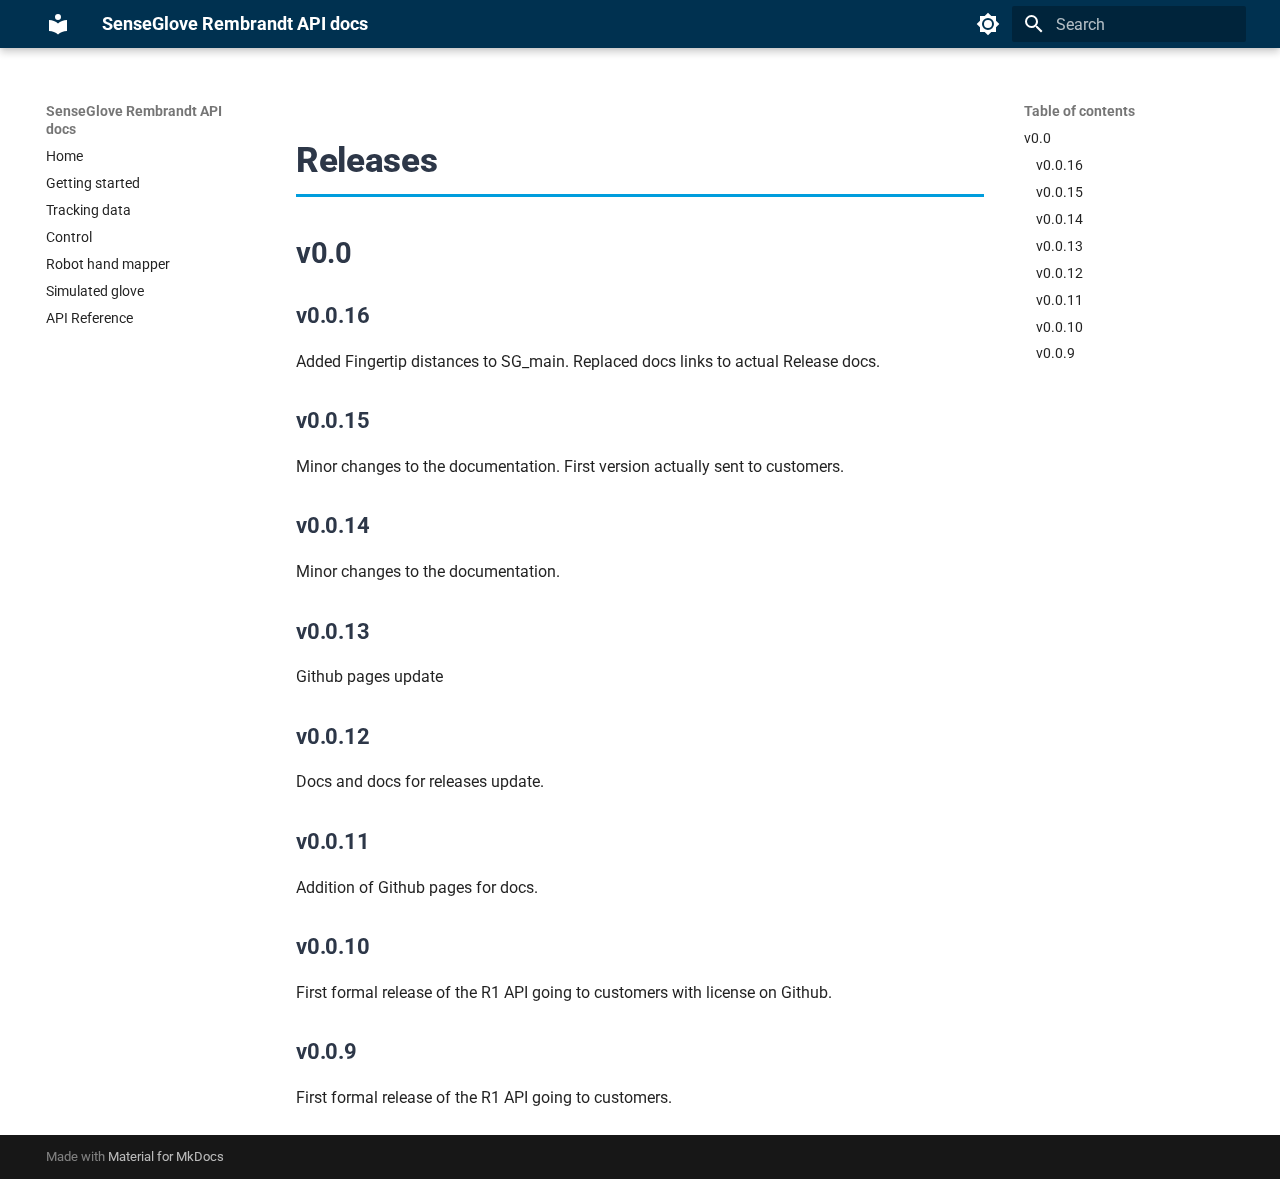
<file: releases/index.html>
<!doctype html>
<html lang="en" class="no-js">
  <head>
    
      <meta charset="utf-8">
      <meta name="viewport" content="width=device-width,initial-scale=1">
      
      
      
      
      
      
      <link rel="icon" href="../assets/images/favicon.png">
      <meta name="generator" content="mkdocs-1.6.1, mkdocs-material-9.6.14">
    
    
      
        <title>Releases - SenseGlove Rembrandt API docs</title>
      
    
    
      <link rel="stylesheet" href="../assets/stylesheets/main.342714a4.min.css">
      
        
        <link rel="stylesheet" href="../assets/stylesheets/palette.06af60db.min.css">
      
      


    
    
      
    
    
      
        
        
        <link rel="preconnect" href="https://fonts.gstatic.com" crossorigin>
        <link rel="stylesheet" href="https://fonts.googleapis.com/css?family=Roboto:300,300i,400,400i,700,700i%7CRoboto+Mono:400,400i,700,700i&display=fallback">
        <style>:root{--md-text-font:"Roboto";--md-code-font:"Roboto Mono"}</style>
      
    
    
      <link rel="stylesheet" href="../assets/_mkdocstrings.css">
    
      <link rel="stylesheet" href="../stylesheets/extra.css">
    
    <script>__md_scope=new URL("..",location),__md_hash=e=>[...e].reduce(((e,_)=>(e<<5)-e+_.charCodeAt(0)),0),__md_get=(e,_=localStorage,t=__md_scope)=>JSON.parse(_.getItem(t.pathname+"."+e)),__md_set=(e,_,t=localStorage,a=__md_scope)=>{try{t.setItem(a.pathname+"."+e,JSON.stringify(_))}catch(e){}}</script>
    
      

    
    
    
  </head>
  
  
    
    
      
    
    
    
    
    <body dir="ltr" data-md-color-scheme="default" data-md-color-primary="indigo" data-md-color-accent="blue">
  
    
    <input class="md-toggle" data-md-toggle="drawer" type="checkbox" id="__drawer" autocomplete="off">
    <input class="md-toggle" data-md-toggle="search" type="checkbox" id="__search" autocomplete="off">
    <label class="md-overlay" for="__drawer"></label>
    <div data-md-component="skip">
      
        
        <a href="#releases" class="md-skip">
          Skip to content
        </a>
      
    </div>
    <div data-md-component="announce">
      
    </div>
    
    
      

  

<header class="md-header md-header--shadow" data-md-component="header">
  <nav class="md-header__inner md-grid" aria-label="Header">
    <a href=".." title="SenseGlove Rembrandt API docs" class="md-header__button md-logo" aria-label="SenseGlove Rembrandt API docs" data-md-component="logo">
      
  
  <svg xmlns="http://www.w3.org/2000/svg" viewBox="0 0 24 24"><path d="M12 8a3 3 0 0 0 3-3 3 3 0 0 0-3-3 3 3 0 0 0-3 3 3 3 0 0 0 3 3m0 3.54C9.64 9.35 6.5 8 3 8v11c3.5 0 6.64 1.35 9 3.54 2.36-2.19 5.5-3.54 9-3.54V8c-3.5 0-6.64 1.35-9 3.54"/></svg>

    </a>
    <label class="md-header__button md-icon" for="__drawer">
      
      <svg xmlns="http://www.w3.org/2000/svg" viewBox="0 0 24 24"><path d="M3 6h18v2H3zm0 5h18v2H3zm0 5h18v2H3z"/></svg>
    </label>
    <div class="md-header__title" data-md-component="header-title">
      <div class="md-header__ellipsis">
        <div class="md-header__topic">
          <span class="md-ellipsis">
            SenseGlove Rembrandt API docs
          </span>
        </div>
        <div class="md-header__topic" data-md-component="header-topic">
          <span class="md-ellipsis">
            
              Releases
            
          </span>
        </div>
      </div>
    </div>
    
      
        <form class="md-header__option" data-md-component="palette">
  
    
    
    
    <input class="md-option" data-md-color-media="" data-md-color-scheme="default" data-md-color-primary="indigo" data-md-color-accent="blue"  aria-label="Switch to dark mode"  type="radio" name="__palette" id="__palette_0">
    
      <label class="md-header__button md-icon" title="Switch to dark mode" for="__palette_1" hidden>
        <svg xmlns="http://www.w3.org/2000/svg" viewBox="0 0 24 24"><path d="M12 8a4 4 0 0 0-4 4 4 4 0 0 0 4 4 4 4 0 0 0 4-4 4 4 0 0 0-4-4m0 10a6 6 0 0 1-6-6 6 6 0 0 1 6-6 6 6 0 0 1 6 6 6 6 0 0 1-6 6m8-9.31V4h-4.69L12 .69 8.69 4H4v4.69L.69 12 4 15.31V20h4.69L12 23.31 15.31 20H20v-4.69L23.31 12z"/></svg>
      </label>
    
  
    
    
    
    <input class="md-option" data-md-color-media="" data-md-color-scheme="slate" data-md-color-primary="indigo" data-md-color-accent="blue"  aria-label="Switch to light mode"  type="radio" name="__palette" id="__palette_1">
    
      <label class="md-header__button md-icon" title="Switch to light mode" for="__palette_0" hidden>
        <svg xmlns="http://www.w3.org/2000/svg" viewBox="0 0 24 24"><path d="M12 18c-.89 0-1.74-.2-2.5-.55C11.56 16.5 13 14.42 13 12s-1.44-4.5-3.5-5.45C10.26 6.2 11.11 6 12 6a6 6 0 0 1 6 6 6 6 0 0 1-6 6m8-9.31V4h-4.69L12 .69 8.69 4H4v4.69L.69 12 4 15.31V20h4.69L12 23.31 15.31 20H20v-4.69L23.31 12z"/></svg>
      </label>
    
  
</form>
      
    
    
      <script>var palette=__md_get("__palette");if(palette&&palette.color){if("(prefers-color-scheme)"===palette.color.media){var media=matchMedia("(prefers-color-scheme: light)"),input=document.querySelector(media.matches?"[data-md-color-media='(prefers-color-scheme: light)']":"[data-md-color-media='(prefers-color-scheme: dark)']");palette.color.media=input.getAttribute("data-md-color-media"),palette.color.scheme=input.getAttribute("data-md-color-scheme"),palette.color.primary=input.getAttribute("data-md-color-primary"),palette.color.accent=input.getAttribute("data-md-color-accent")}for(var[key,value]of Object.entries(palette.color))document.body.setAttribute("data-md-color-"+key,value)}</script>
    
    
    
      
      
        <label class="md-header__button md-icon" for="__search">
          
          <svg xmlns="http://www.w3.org/2000/svg" viewBox="0 0 24 24"><path d="M9.5 3A6.5 6.5 0 0 1 16 9.5c0 1.61-.59 3.09-1.56 4.23l.27.27h.79l5 5-1.5 1.5-5-5v-.79l-.27-.27A6.52 6.52 0 0 1 9.5 16 6.5 6.5 0 0 1 3 9.5 6.5 6.5 0 0 1 9.5 3m0 2C7 5 5 7 5 9.5S7 14 9.5 14 14 12 14 9.5 12 5 9.5 5"/></svg>
        </label>
        <div class="md-search" data-md-component="search" role="dialog">
  <label class="md-search__overlay" for="__search"></label>
  <div class="md-search__inner" role="search">
    <form class="md-search__form" name="search">
      <input type="text" class="md-search__input" name="query" aria-label="Search" placeholder="Search" autocapitalize="off" autocorrect="off" autocomplete="off" spellcheck="false" data-md-component="search-query" required>
      <label class="md-search__icon md-icon" for="__search">
        
        <svg xmlns="http://www.w3.org/2000/svg" viewBox="0 0 24 24"><path d="M9.5 3A6.5 6.5 0 0 1 16 9.5c0 1.61-.59 3.09-1.56 4.23l.27.27h.79l5 5-1.5 1.5-5-5v-.79l-.27-.27A6.52 6.52 0 0 1 9.5 16 6.5 6.5 0 0 1 3 9.5 6.5 6.5 0 0 1 9.5 3m0 2C7 5 5 7 5 9.5S7 14 9.5 14 14 12 14 9.5 12 5 9.5 5"/></svg>
        
        <svg xmlns="http://www.w3.org/2000/svg" viewBox="0 0 24 24"><path d="M20 11v2H8l5.5 5.5-1.42 1.42L4.16 12l7.92-7.92L13.5 5.5 8 11z"/></svg>
      </label>
      <nav class="md-search__options" aria-label="Search">
        
        <button type="reset" class="md-search__icon md-icon" title="Clear" aria-label="Clear" tabindex="-1">
          
          <svg xmlns="http://www.w3.org/2000/svg" viewBox="0 0 24 24"><path d="M19 6.41 17.59 5 12 10.59 6.41 5 5 6.41 10.59 12 5 17.59 6.41 19 12 13.41 17.59 19 19 17.59 13.41 12z"/></svg>
        </button>
      </nav>
      
    </form>
    <div class="md-search__output">
      <div class="md-search__scrollwrap" tabindex="0" data-md-scrollfix>
        <div class="md-search-result" data-md-component="search-result">
          <div class="md-search-result__meta">
            Initializing search
          </div>
          <ol class="md-search-result__list" role="presentation"></ol>
        </div>
      </div>
    </div>
  </div>
</div>
      
    
    
  </nav>
  
</header>
    
    <div class="md-container" data-md-component="container">
      
      
        
          
        
      
      <main class="md-main" data-md-component="main">
        <div class="md-main__inner md-grid">
          
            
              
              <div class="md-sidebar md-sidebar--primary" data-md-component="sidebar" data-md-type="navigation" >
                <div class="md-sidebar__scrollwrap">
                  <div class="md-sidebar__inner">
                    



<nav class="md-nav md-nav--primary" aria-label="Navigation" data-md-level="0">
  <label class="md-nav__title" for="__drawer">
    <a href=".." title="SenseGlove Rembrandt API docs" class="md-nav__button md-logo" aria-label="SenseGlove Rembrandt API docs" data-md-component="logo">
      
  
  <svg xmlns="http://www.w3.org/2000/svg" viewBox="0 0 24 24"><path d="M12 8a3 3 0 0 0 3-3 3 3 0 0 0-3-3 3 3 0 0 0-3 3 3 3 0 0 0 3 3m0 3.54C9.64 9.35 6.5 8 3 8v11c3.5 0 6.64 1.35 9 3.54 2.36-2.19 5.5-3.54 9-3.54V8c-3.5 0-6.64 1.35-9 3.54"/></svg>

    </a>
    SenseGlove Rembrandt API docs
  </label>
  
  <ul class="md-nav__list" data-md-scrollfix>
    
      
      
  
  
  
  
    <li class="md-nav__item">
      <a href=".." class="md-nav__link">
        
  
  
  <span class="md-ellipsis">
    Home
    
  </span>
  

      </a>
    </li>
  

    
      
      
  
  
  
  
    <li class="md-nav__item">
      <a href="../getting_started/" class="md-nav__link">
        
  
  
  <span class="md-ellipsis">
    Getting started
    
  </span>
  

      </a>
    </li>
  

    
      
      
  
  
  
  
    <li class="md-nav__item">
      <a href="../tracking/" class="md-nav__link">
        
  
  
  <span class="md-ellipsis">
    Tracking data
    
  </span>
  

      </a>
    </li>
  

    
      
      
  
  
  
  
    <li class="md-nav__item">
      <a href="../control/" class="md-nav__link">
        
  
  
  <span class="md-ellipsis">
    Control
    
  </span>
  

      </a>
    </li>
  

    
      
      
  
  
  
  
    <li class="md-nav__item">
      <a href="../robot_hand_mapper/" class="md-nav__link">
        
  
  
  <span class="md-ellipsis">
    Robot hand mapper
    
  </span>
  

      </a>
    </li>
  

    
      
      
  
  
  
  
    <li class="md-nav__item">
      <a href="../simulated_glove/" class="md-nav__link">
        
  
  
  <span class="md-ellipsis">
    Simulated glove
    
  </span>
  

      </a>
    </li>
  

    
      
      
  
  
  
  
    <li class="md-nav__item">
      <a href="../api-reference/" class="md-nav__link">
        
  
  
  <span class="md-ellipsis">
    API Reference
    
  </span>
  

      </a>
    </li>
  

    
  </ul>
</nav>
                  </div>
                </div>
              </div>
            
            
              
              <div class="md-sidebar md-sidebar--secondary" data-md-component="sidebar" data-md-type="toc" >
                <div class="md-sidebar__scrollwrap">
                  <div class="md-sidebar__inner">
                    

<nav class="md-nav md-nav--secondary" aria-label="Table of contents">
  
  
  
    
  
  
    <label class="md-nav__title" for="__toc">
      <span class="md-nav__icon md-icon"></span>
      Table of contents
    </label>
    <ul class="md-nav__list" data-md-component="toc" data-md-scrollfix>
      
        <li class="md-nav__item">
  <a href="#v00" class="md-nav__link">
    <span class="md-ellipsis">
      v0.0
    </span>
  </a>
  
    <nav class="md-nav" aria-label="v0.0">
      <ul class="md-nav__list">
        
          <li class="md-nav__item">
  <a href="#v0016" class="md-nav__link">
    <span class="md-ellipsis">
      v0.0.16
    </span>
  </a>
  
</li>
        
          <li class="md-nav__item">
  <a href="#v0015" class="md-nav__link">
    <span class="md-ellipsis">
      v0.0.15
    </span>
  </a>
  
</li>
        
          <li class="md-nav__item">
  <a href="#v0014" class="md-nav__link">
    <span class="md-ellipsis">
      v0.0.14
    </span>
  </a>
  
</li>
        
          <li class="md-nav__item">
  <a href="#v0013" class="md-nav__link">
    <span class="md-ellipsis">
      v0.0.13
    </span>
  </a>
  
</li>
        
          <li class="md-nav__item">
  <a href="#v0012" class="md-nav__link">
    <span class="md-ellipsis">
      v0.0.12
    </span>
  </a>
  
</li>
        
          <li class="md-nav__item">
  <a href="#v0011" class="md-nav__link">
    <span class="md-ellipsis">
      v0.0.11
    </span>
  </a>
  
</li>
        
          <li class="md-nav__item">
  <a href="#v0010" class="md-nav__link">
    <span class="md-ellipsis">
      v0.0.10
    </span>
  </a>
  
</li>
        
          <li class="md-nav__item">
  <a href="#v009" class="md-nav__link">
    <span class="md-ellipsis">
      v0.0.9
    </span>
  </a>
  
</li>
        
      </ul>
    </nav>
  
</li>
      
    </ul>
  
</nav>
                  </div>
                </div>
              </div>
            
          
          
            <div class="md-content" data-md-component="content">
              <article class="md-content__inner md-typeset">
                
                  



<h1 id="releases">Releases</h1>
<h2 id="v00">v0.0</h2>
<h3 id="v0016">v0.0.16</h3>
<p>Added Fingertip distances to SG_main.
Replaced docs links to actual Release docs.</p>
<h3 id="v0015">v0.0.15</h3>
<p>Minor changes to the documentation. First version actually sent to customers.</p>
<h3 id="v0014">v0.0.14</h3>
<p>Minor changes to the documentation.</p>
<h3 id="v0013">v0.0.13</h3>
<p>Github pages update</p>
<h3 id="v0012">v0.0.12</h3>
<p>Docs and docs for releases update.</p>
<h3 id="v0011">v0.0.11</h3>
<p>Addition of Github pages for docs.</p>
<h3 id="v0010">v0.0.10</h3>
<p>First formal release of the R1 API going to customers with license on Github.</p>
<h3 id="v009">v0.0.9</h3>
<p>First formal release of the R1 API going to customers.</p>












                
              </article>
            </div>
          
          
<script>var target=document.getElementById(location.hash.slice(1));target&&target.name&&(target.checked=target.name.startsWith("__tabbed_"))</script>
        </div>
        
          <button type="button" class="md-top md-icon" data-md-component="top" hidden>
  
  <svg xmlns="http://www.w3.org/2000/svg" viewBox="0 0 24 24"><path d="M13 20h-2V8l-5.5 5.5-1.42-1.42L12 4.16l7.92 7.92-1.42 1.42L13 8z"/></svg>
  Back to top
</button>
        
      </main>
      
        <footer class="md-footer">
  
  <div class="md-footer-meta md-typeset">
    <div class="md-footer-meta__inner md-grid">
      <div class="md-copyright">
  
  
    Made with
    <a href="https://squidfunk.github.io/mkdocs-material/" target="_blank" rel="noopener">
      Material for MkDocs
    </a>
  
</div>
      
    </div>
  </div>
</footer>
      
    </div>
    <div class="md-dialog" data-md-component="dialog">
      <div class="md-dialog__inner md-typeset"></div>
    </div>
    
    
    
      
      <script id="__config" type="application/json">{"base": "..", "features": ["navigation.sections", "navigation.top", "content.code.copy", "content.code.annotate", "content.code.highlight"], "search": "../assets/javascripts/workers/search.d50fe291.min.js", "tags": null, "translations": {"clipboard.copied": "Copied to clipboard", "clipboard.copy": "Copy to clipboard", "search.result.more.one": "1 more on this page", "search.result.more.other": "# more on this page", "search.result.none": "No matching documents", "search.result.one": "1 matching document", "search.result.other": "# matching documents", "search.result.placeholder": "Type to start searching", "search.result.term.missing": "Missing", "select.version": "Select version"}, "version": null}</script>
    
    
      <script src="../assets/javascripts/bundle.13a4f30d.min.js"></script>
      
        <script src="../javascripts/signatures.js"></script>
      
        <script src="../javascripts/function-highlighting.js"></script>
      
    
  </body>
</html>
</file>
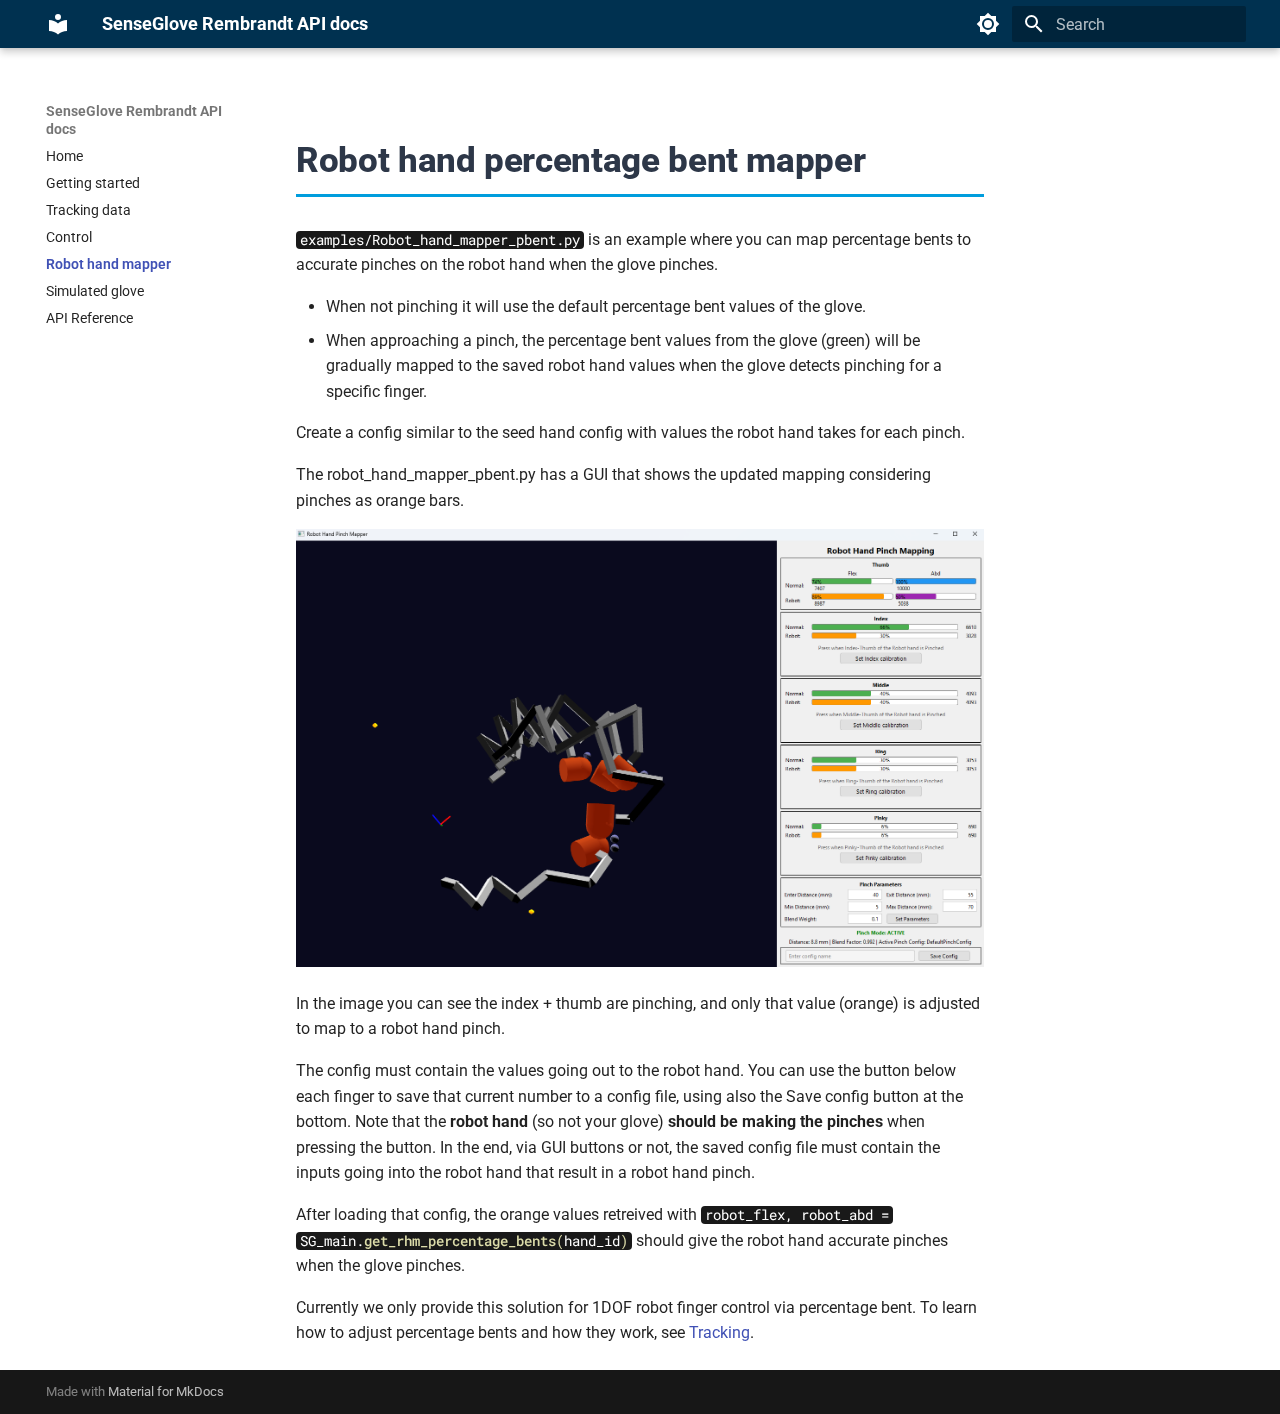
<file: robot_hand_mapper/index.html>
<!doctype html>
<html lang="en" class="no-js">
  <head>
    
      <meta charset="utf-8">
      <meta name="viewport" content="width=device-width,initial-scale=1">
      
      
      
      
        <link rel="prev" href="../control/">
      
      
        <link rel="next" href="../simulated_glove/">
      
      
        
      
      
      <link rel="icon" href="../assets/images/favicon.png">
      <meta name="generator" content="mkdocs-1.6.1, mkdocs-material-9.7.3">
    
    
      
        <title>Robot hand mapper - SenseGlove Rembrandt API docs</title>
      
    
    
      <link rel="stylesheet" href="../assets/stylesheets/main.484c7ddc.min.css">
      
        
        <link rel="stylesheet" href="../assets/stylesheets/palette.ab4e12ef.min.css">
      
      


    
    
      
    
    
      
        
        
        <link rel="preconnect" href="https://fonts.gstatic.com" crossorigin>
        <link rel="stylesheet" href="https://fonts.googleapis.com/css?family=Roboto:300,300i,400,400i,700,700i%7CRoboto+Mono:400,400i,700,700i&display=fallback">
        <style>:root{--md-text-font:"Roboto";--md-code-font:"Roboto Mono"}</style>
      
    
    
      <link rel="stylesheet" href="../assets/_mkdocstrings.css">
    
      <link rel="stylesheet" href="../stylesheets/extra.css">
    
    <script>__md_scope=new URL("..",location),__md_hash=e=>[...e].reduce(((e,_)=>(e<<5)-e+_.charCodeAt(0)),0),__md_get=(e,_=localStorage,t=__md_scope)=>JSON.parse(_.getItem(t.pathname+"."+e)),__md_set=(e,_,t=localStorage,a=__md_scope)=>{try{t.setItem(a.pathname+"."+e,JSON.stringify(_))}catch(e){}}</script>
    
      

    
    
  </head>
  
  
    
    
      
    
    
    
    
    <body dir="ltr" data-md-color-scheme="default" data-md-color-primary="indigo" data-md-color-accent="blue">
  
    
    <input class="md-toggle" data-md-toggle="drawer" type="checkbox" id="__drawer" autocomplete="off">
    <input class="md-toggle" data-md-toggle="search" type="checkbox" id="__search" autocomplete="off">
    <label class="md-overlay" for="__drawer"></label>
    <div data-md-component="skip">
      
        
        <a href="#robot-hand-percentage-bent-mapper" class="md-skip">
          Skip to content
        </a>
      
    </div>
    <div data-md-component="announce">
      
    </div>
    
    
      

  

<header class="md-header md-header--shadow" data-md-component="header">
  <nav class="md-header__inner md-grid" aria-label="Header">
    <a href=".." title="SenseGlove Rembrandt API docs" class="md-header__button md-logo" aria-label="SenseGlove Rembrandt API docs" data-md-component="logo">
      
  
  <svg xmlns="http://www.w3.org/2000/svg" viewBox="0 0 24 24"><path d="M12 8a3 3 0 0 0 3-3 3 3 0 0 0-3-3 3 3 0 0 0-3 3 3 3 0 0 0 3 3m0 3.54C9.64 9.35 6.5 8 3 8v11c3.5 0 6.64 1.35 9 3.54 2.36-2.19 5.5-3.54 9-3.54V8c-3.5 0-6.64 1.35-9 3.54"/></svg>

    </a>
    <label class="md-header__button md-icon" for="__drawer">
      
      <svg xmlns="http://www.w3.org/2000/svg" viewBox="0 0 24 24"><path d="M3 6h18v2H3zm0 5h18v2H3zm0 5h18v2H3z"/></svg>
    </label>
    <div class="md-header__title" data-md-component="header-title">
      <div class="md-header__ellipsis">
        <div class="md-header__topic">
          <span class="md-ellipsis">
            SenseGlove Rembrandt API docs
          </span>
        </div>
        <div class="md-header__topic" data-md-component="header-topic">
          <span class="md-ellipsis">
            
              Robot hand mapper
            
          </span>
        </div>
      </div>
    </div>
    
      
        <form class="md-header__option" data-md-component="palette">
  
    
    
    
    <input class="md-option" data-md-color-media="" data-md-color-scheme="default" data-md-color-primary="indigo" data-md-color-accent="blue"  aria-label="Switch to dark mode"  type="radio" name="__palette" id="__palette_0">
    
      <label class="md-header__button md-icon" title="Switch to dark mode" for="__palette_1" hidden>
        <svg xmlns="http://www.w3.org/2000/svg" viewBox="0 0 24 24"><path d="M12 8a4 4 0 0 0-4 4 4 4 0 0 0 4 4 4 4 0 0 0 4-4 4 4 0 0 0-4-4m0 10a6 6 0 0 1-6-6 6 6 0 0 1 6-6 6 6 0 0 1 6 6 6 6 0 0 1-6 6m8-9.31V4h-4.69L12 .69 8.69 4H4v4.69L.69 12 4 15.31V20h4.69L12 23.31 15.31 20H20v-4.69L23.31 12z"/></svg>
      </label>
    
  
    
    
    
    <input class="md-option" data-md-color-media="" data-md-color-scheme="slate" data-md-color-primary="indigo" data-md-color-accent="blue"  aria-label="Switch to light mode"  type="radio" name="__palette" id="__palette_1">
    
      <label class="md-header__button md-icon" title="Switch to light mode" for="__palette_0" hidden>
        <svg xmlns="http://www.w3.org/2000/svg" viewBox="0 0 24 24"><path d="M12 18c-.89 0-1.74-.2-2.5-.55C11.56 16.5 13 14.42 13 12s-1.44-4.5-3.5-5.45C10.26 6.2 11.11 6 12 6a6 6 0 0 1 6 6 6 6 0 0 1-6 6m8-9.31V4h-4.69L12 .69 8.69 4H4v4.69L.69 12 4 15.31V20h4.69L12 23.31 15.31 20H20v-4.69L23.31 12z"/></svg>
      </label>
    
  
</form>
      
    
    
      <script>var palette=__md_get("__palette");if(palette&&palette.color){if("(prefers-color-scheme)"===palette.color.media){var media=matchMedia("(prefers-color-scheme: light)"),input=document.querySelector(media.matches?"[data-md-color-media='(prefers-color-scheme: light)']":"[data-md-color-media='(prefers-color-scheme: dark)']");palette.color.media=input.getAttribute("data-md-color-media"),palette.color.scheme=input.getAttribute("data-md-color-scheme"),palette.color.primary=input.getAttribute("data-md-color-primary"),palette.color.accent=input.getAttribute("data-md-color-accent")}for(var[key,value]of Object.entries(palette.color))document.body.setAttribute("data-md-color-"+key,value)}</script>
    
    
    
      
      
        <label class="md-header__button md-icon" for="__search">
          
          <svg xmlns="http://www.w3.org/2000/svg" viewBox="0 0 24 24"><path d="M9.5 3A6.5 6.5 0 0 1 16 9.5c0 1.61-.59 3.09-1.56 4.23l.27.27h.79l5 5-1.5 1.5-5-5v-.79l-.27-.27A6.52 6.52 0 0 1 9.5 16 6.5 6.5 0 0 1 3 9.5 6.5 6.5 0 0 1 9.5 3m0 2C7 5 5 7 5 9.5S7 14 9.5 14 14 12 14 9.5 12 5 9.5 5"/></svg>
        </label>
        <div class="md-search" data-md-component="search" role="dialog">
  <label class="md-search__overlay" for="__search"></label>
  <div class="md-search__inner" role="search">
    <form class="md-search__form" name="search">
      <input type="text" class="md-search__input" name="query" aria-label="Search" placeholder="Search" autocapitalize="off" autocorrect="off" autocomplete="off" spellcheck="false" data-md-component="search-query" required>
      <label class="md-search__icon md-icon" for="__search">
        
        <svg xmlns="http://www.w3.org/2000/svg" viewBox="0 0 24 24"><path d="M9.5 3A6.5 6.5 0 0 1 16 9.5c0 1.61-.59 3.09-1.56 4.23l.27.27h.79l5 5-1.5 1.5-5-5v-.79l-.27-.27A6.52 6.52 0 0 1 9.5 16 6.5 6.5 0 0 1 3 9.5 6.5 6.5 0 0 1 9.5 3m0 2C7 5 5 7 5 9.5S7 14 9.5 14 14 12 14 9.5 12 5 9.5 5"/></svg>
        
        <svg xmlns="http://www.w3.org/2000/svg" viewBox="0 0 24 24"><path d="M20 11v2H8l5.5 5.5-1.42 1.42L4.16 12l7.92-7.92L13.5 5.5 8 11z"/></svg>
      </label>
      <nav class="md-search__options" aria-label="Search">
        
        <button type="reset" class="md-search__icon md-icon" title="Clear" aria-label="Clear" tabindex="-1">
          
          <svg xmlns="http://www.w3.org/2000/svg" viewBox="0 0 24 24"><path d="M19 6.41 17.59 5 12 10.59 6.41 5 5 6.41 10.59 12 5 17.59 6.41 19 12 13.41 17.59 19 19 17.59 13.41 12z"/></svg>
        </button>
      </nav>
      
    </form>
    <div class="md-search__output">
      <div class="md-search__scrollwrap" tabindex="0" data-md-scrollfix>
        <div class="md-search-result" data-md-component="search-result">
          <div class="md-search-result__meta">
            Initializing search
          </div>
          <ol class="md-search-result__list" role="presentation"></ol>
        </div>
      </div>
    </div>
  </div>
</div>
      
    
    
  </nav>
  
</header>
    
    <div class="md-container" data-md-component="container">
      
      
        
          
        
      
      <main class="md-main" data-md-component="main">
        <div class="md-main__inner md-grid">
          
            
              
              <div class="md-sidebar md-sidebar--primary" data-md-component="sidebar" data-md-type="navigation" >
                <div class="md-sidebar__scrollwrap">
                  <div class="md-sidebar__inner">
                    



<nav class="md-nav md-nav--primary" aria-label="Navigation" data-md-level="0">
  <label class="md-nav__title" for="__drawer">
    <a href=".." title="SenseGlove Rembrandt API docs" class="md-nav__button md-logo" aria-label="SenseGlove Rembrandt API docs" data-md-component="logo">
      
  
  <svg xmlns="http://www.w3.org/2000/svg" viewBox="0 0 24 24"><path d="M12 8a3 3 0 0 0 3-3 3 3 0 0 0-3-3 3 3 0 0 0-3 3 3 3 0 0 0 3 3m0 3.54C9.64 9.35 6.5 8 3 8v11c3.5 0 6.64 1.35 9 3.54 2.36-2.19 5.5-3.54 9-3.54V8c-3.5 0-6.64 1.35-9 3.54"/></svg>

    </a>
    SenseGlove Rembrandt API docs
  </label>
  
  <ul class="md-nav__list" data-md-scrollfix>
    
      
      
  
  
  
  
    <li class="md-nav__item">
      <a href=".." class="md-nav__link">
        
  
  
  <span class="md-ellipsis">
    
  
    Home
  

    
  </span>
  
  

      </a>
    </li>
  

    
      
      
  
  
  
  
    <li class="md-nav__item">
      <a href="../getting_started/" class="md-nav__link">
        
  
  
  <span class="md-ellipsis">
    
  
    Getting started
  

    
  </span>
  
  

      </a>
    </li>
  

    
      
      
  
  
  
  
    <li class="md-nav__item">
      <a href="../tracking/" class="md-nav__link">
        
  
  
  <span class="md-ellipsis">
    
  
    Tracking data
  

    
  </span>
  
  

      </a>
    </li>
  

    
      
      
  
  
  
  
    <li class="md-nav__item">
      <a href="../control/" class="md-nav__link">
        
  
  
  <span class="md-ellipsis">
    
  
    Control
  

    
  </span>
  
  

      </a>
    </li>
  

    
      
      
  
  
    
  
  
  
    <li class="md-nav__item md-nav__item--active">
      
      <input class="md-nav__toggle md-toggle" type="checkbox" id="__toc">
      
      
        
      
      
      <a href="./" class="md-nav__link md-nav__link--active">
        
  
  
  <span class="md-ellipsis">
    
  
    Robot hand mapper
  

    
  </span>
  
  

      </a>
      
    </li>
  

    
      
      
  
  
  
  
    <li class="md-nav__item">
      <a href="../simulated_glove/" class="md-nav__link">
        
  
  
  <span class="md-ellipsis">
    
  
    Simulated glove
  

    
  </span>
  
  

      </a>
    </li>
  

    
      
      
  
  
  
  
    <li class="md-nav__item">
      <a href="../api-reference/" class="md-nav__link">
        
  
  
  <span class="md-ellipsis">
    
  
    API Reference
  

    
  </span>
  
  

      </a>
    </li>
  

    
  </ul>
</nav>
                  </div>
                </div>
              </div>
            
            
              
              <div class="md-sidebar md-sidebar--secondary" data-md-component="sidebar" data-md-type="toc" >
                <div class="md-sidebar__scrollwrap">
                  <div class="md-sidebar__inner">
                    

<nav class="md-nav md-nav--secondary" aria-label="Table of contents">
  
  
  
    
  
  
</nav>
                  </div>
                </div>
              </div>
            
          
          
            <div class="md-content" data-md-component="content">
              
              <article class="md-content__inner md-typeset">
                
                  



<h1 id="robot-hand-percentage-bent-mapper">Robot hand percentage bent mapper</h1>
<p><code>examples/Robot_hand_mapper_pbent.py</code> is an example where you can map percentage bents to accurate pinches on the robot hand when the glove pinches. </p>
<ul>
<li>When not pinching it will use the default percentage bent values of the glove.</li>
<li>When approaching a pinch, the percentage bent values from the glove (green) will be gradually mapped to the saved robot hand values when the glove detects pinching for a specific finger.</li>
</ul>
<p>Create a config similar to the seed hand config with values the robot hand takes for each pinch. </p>
<p>The robot_hand_mapper_pbent.py has a GUI that shows the updated mapping considering pinches as orange bars.</p>
<p><img alt="alt text" src="../images/robot_hand_mapper.png" /></p>
<p>In the image you can see the index + thumb are pinching, and only that value (orange) is adjusted to map to a robot hand pinch.</p>
<p>The config must contain the values going out to the robot hand. You can use the button below each finger to save that current number to a config file, using also the Save config button at the bottom. Note that the <strong>robot hand</strong> (so not your glove)
 <strong>should be making the pinches</strong> when pressing the button. In the end, via GUI buttons or not, the saved config file must contain the inputs going into the robot hand that result in a robot hand pinch.</p>
<p>After loading that config, the orange values retreived with <code>robot_flex, robot_abd = SG_main.get_rhm_percentage_bents(hand_id)</code> should give the robot hand accurate pinches when the glove pinches.</p>
<p>Currently we only provide this solution for 1DOF robot finger control via percentage bent.
 To learn how to adjust percentage bents and how they work, see <a href="../tracking/">Tracking</a>.</p>












                
              </article>
            </div>
          
          
<script>var target=document.getElementById(location.hash.slice(1));target&&target.name&&(target.checked=target.name.startsWith("__tabbed_"))</script>
        </div>
        
          <button type="button" class="md-top md-icon" data-md-component="top" hidden>
  
  <svg xmlns="http://www.w3.org/2000/svg" viewBox="0 0 24 24"><path d="M13 20h-2V8l-5.5 5.5-1.42-1.42L12 4.16l7.92 7.92-1.42 1.42L13 8z"/></svg>
  Back to top
</button>
        
      </main>
      
        <footer class="md-footer">
  
  <div class="md-footer-meta md-typeset">
    <div class="md-footer-meta__inner md-grid">
      <div class="md-copyright">
  
  
    Made with
    <a href="https://squidfunk.github.io/mkdocs-material/" target="_blank" rel="noopener">
      Material for MkDocs
    </a>
  
</div>
      
    </div>
  </div>
</footer>
      
    </div>
    <div class="md-dialog" data-md-component="dialog">
      <div class="md-dialog__inner md-typeset"></div>
    </div>
    
    
    
      
      
      <script id="__config" type="application/json">{"annotate": null, "base": "..", "features": ["navigation.sections", "navigation.top", "content.code.copy", "content.code.annotate", "content.code.highlight"], "search": "../assets/javascripts/workers/search.2c215733.min.js", "tags": null, "translations": {"clipboard.copied": "Copied to clipboard", "clipboard.copy": "Copy to clipboard", "search.result.more.one": "1 more on this page", "search.result.more.other": "# more on this page", "search.result.none": "No matching documents", "search.result.one": "1 matching document", "search.result.other": "# matching documents", "search.result.placeholder": "Type to start searching", "search.result.term.missing": "Missing", "select.version": "Select version"}, "version": null}</script>
    
    
      <script src="../assets/javascripts/bundle.79ae519e.min.js"></script>
      
        <script src="../javascripts/signatures.js"></script>
      
        <script src="../javascripts/function-highlighting.js"></script>
      
    
  </body>
</html>
</file>
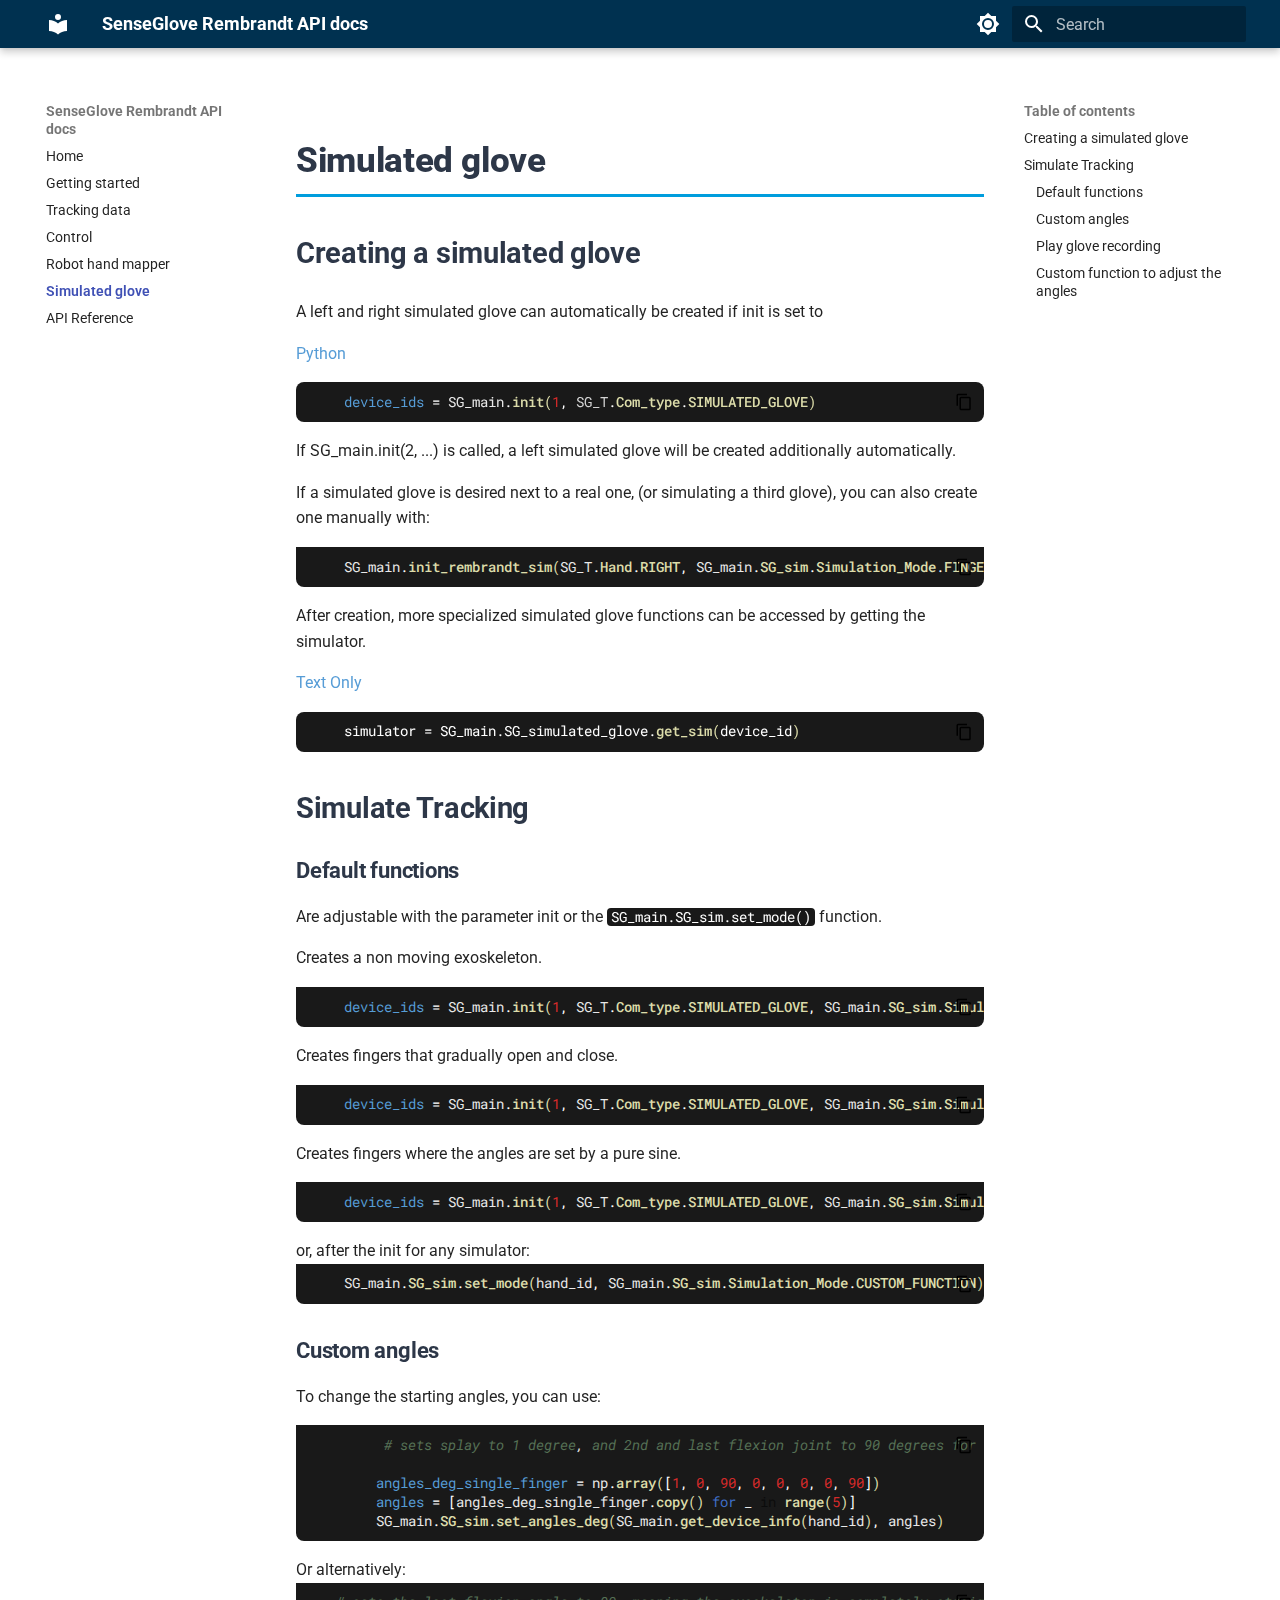
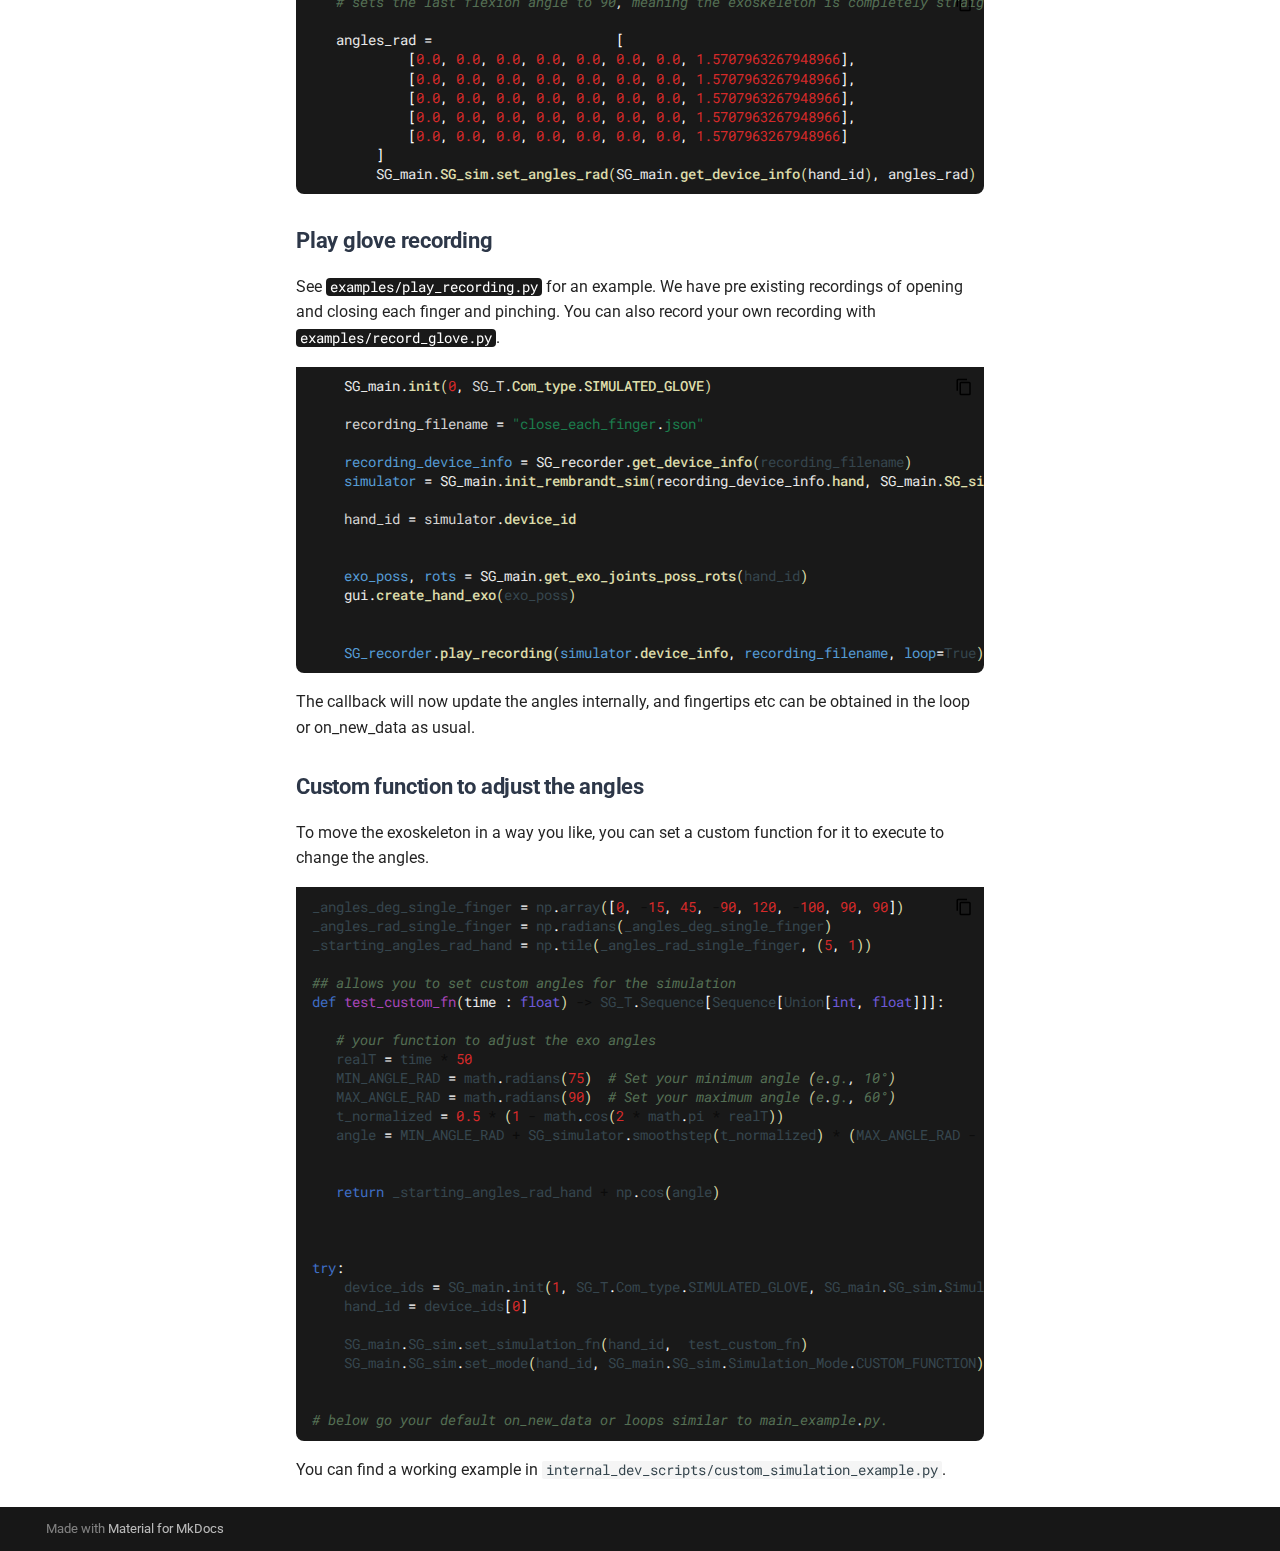
<file: simulated_glove/index.html>
<!doctype html>
<html lang="en" class="no-js">
  <head>
    
      <meta charset="utf-8">
      <meta name="viewport" content="width=device-width,initial-scale=1">
      
      
      
      
        <link rel="prev" href="../robot_hand_mapper/">
      
      
        <link rel="next" href="../api-reference/">
      
      
      <link rel="icon" href="../assets/images/favicon.png">
      <meta name="generator" content="mkdocs-1.6.1, mkdocs-material-9.6.14">
    
    
      
        <title>Simulated glove - SenseGlove Rembrandt API docs</title>
      
    
    
      <link rel="stylesheet" href="../assets/stylesheets/main.342714a4.min.css">
      
        
        <link rel="stylesheet" href="../assets/stylesheets/palette.06af60db.min.css">
      
      


    
    
      
    
    
      
        
        
        <link rel="preconnect" href="https://fonts.gstatic.com" crossorigin>
        <link rel="stylesheet" href="https://fonts.googleapis.com/css?family=Roboto:300,300i,400,400i,700,700i%7CRoboto+Mono:400,400i,700,700i&display=fallback">
        <style>:root{--md-text-font:"Roboto";--md-code-font:"Roboto Mono"}</style>
      
    
    
      <link rel="stylesheet" href="../assets/_mkdocstrings.css">
    
      <link rel="stylesheet" href="../stylesheets/extra.css">
    
    <script>__md_scope=new URL("..",location),__md_hash=e=>[...e].reduce(((e,_)=>(e<<5)-e+_.charCodeAt(0)),0),__md_get=(e,_=localStorage,t=__md_scope)=>JSON.parse(_.getItem(t.pathname+"."+e)),__md_set=(e,_,t=localStorage,a=__md_scope)=>{try{t.setItem(a.pathname+"."+e,JSON.stringify(_))}catch(e){}}</script>
    
      

    
    
    
  </head>
  
  
    
    
      
    
    
    
    
    <body dir="ltr" data-md-color-scheme="default" data-md-color-primary="indigo" data-md-color-accent="blue">
  
    
    <input class="md-toggle" data-md-toggle="drawer" type="checkbox" id="__drawer" autocomplete="off">
    <input class="md-toggle" data-md-toggle="search" type="checkbox" id="__search" autocomplete="off">
    <label class="md-overlay" for="__drawer"></label>
    <div data-md-component="skip">
      
        
        <a href="#simulated-glove" class="md-skip">
          Skip to content
        </a>
      
    </div>
    <div data-md-component="announce">
      
    </div>
    
    
      

  

<header class="md-header md-header--shadow" data-md-component="header">
  <nav class="md-header__inner md-grid" aria-label="Header">
    <a href=".." title="SenseGlove Rembrandt API docs" class="md-header__button md-logo" aria-label="SenseGlove Rembrandt API docs" data-md-component="logo">
      
  
  <svg xmlns="http://www.w3.org/2000/svg" viewBox="0 0 24 24"><path d="M12 8a3 3 0 0 0 3-3 3 3 0 0 0-3-3 3 3 0 0 0-3 3 3 3 0 0 0 3 3m0 3.54C9.64 9.35 6.5 8 3 8v11c3.5 0 6.64 1.35 9 3.54 2.36-2.19 5.5-3.54 9-3.54V8c-3.5 0-6.64 1.35-9 3.54"/></svg>

    </a>
    <label class="md-header__button md-icon" for="__drawer">
      
      <svg xmlns="http://www.w3.org/2000/svg" viewBox="0 0 24 24"><path d="M3 6h18v2H3zm0 5h18v2H3zm0 5h18v2H3z"/></svg>
    </label>
    <div class="md-header__title" data-md-component="header-title">
      <div class="md-header__ellipsis">
        <div class="md-header__topic">
          <span class="md-ellipsis">
            SenseGlove Rembrandt API docs
          </span>
        </div>
        <div class="md-header__topic" data-md-component="header-topic">
          <span class="md-ellipsis">
            
              Simulated glove
            
          </span>
        </div>
      </div>
    </div>
    
      
        <form class="md-header__option" data-md-component="palette">
  
    
    
    
    <input class="md-option" data-md-color-media="" data-md-color-scheme="default" data-md-color-primary="indigo" data-md-color-accent="blue"  aria-label="Switch to dark mode"  type="radio" name="__palette" id="__palette_0">
    
      <label class="md-header__button md-icon" title="Switch to dark mode" for="__palette_1" hidden>
        <svg xmlns="http://www.w3.org/2000/svg" viewBox="0 0 24 24"><path d="M12 8a4 4 0 0 0-4 4 4 4 0 0 0 4 4 4 4 0 0 0 4-4 4 4 0 0 0-4-4m0 10a6 6 0 0 1-6-6 6 6 0 0 1 6-6 6 6 0 0 1 6 6 6 6 0 0 1-6 6m8-9.31V4h-4.69L12 .69 8.69 4H4v4.69L.69 12 4 15.31V20h4.69L12 23.31 15.31 20H20v-4.69L23.31 12z"/></svg>
      </label>
    
  
    
    
    
    <input class="md-option" data-md-color-media="" data-md-color-scheme="slate" data-md-color-primary="indigo" data-md-color-accent="blue"  aria-label="Switch to light mode"  type="radio" name="__palette" id="__palette_1">
    
      <label class="md-header__button md-icon" title="Switch to light mode" for="__palette_0" hidden>
        <svg xmlns="http://www.w3.org/2000/svg" viewBox="0 0 24 24"><path d="M12 18c-.89 0-1.74-.2-2.5-.55C11.56 16.5 13 14.42 13 12s-1.44-4.5-3.5-5.45C10.26 6.2 11.11 6 12 6a6 6 0 0 1 6 6 6 6 0 0 1-6 6m8-9.31V4h-4.69L12 .69 8.69 4H4v4.69L.69 12 4 15.31V20h4.69L12 23.31 15.31 20H20v-4.69L23.31 12z"/></svg>
      </label>
    
  
</form>
      
    
    
      <script>var palette=__md_get("__palette");if(palette&&palette.color){if("(prefers-color-scheme)"===palette.color.media){var media=matchMedia("(prefers-color-scheme: light)"),input=document.querySelector(media.matches?"[data-md-color-media='(prefers-color-scheme: light)']":"[data-md-color-media='(prefers-color-scheme: dark)']");palette.color.media=input.getAttribute("data-md-color-media"),palette.color.scheme=input.getAttribute("data-md-color-scheme"),palette.color.primary=input.getAttribute("data-md-color-primary"),palette.color.accent=input.getAttribute("data-md-color-accent")}for(var[key,value]of Object.entries(palette.color))document.body.setAttribute("data-md-color-"+key,value)}</script>
    
    
    
      
      
        <label class="md-header__button md-icon" for="__search">
          
          <svg xmlns="http://www.w3.org/2000/svg" viewBox="0 0 24 24"><path d="M9.5 3A6.5 6.5 0 0 1 16 9.5c0 1.61-.59 3.09-1.56 4.23l.27.27h.79l5 5-1.5 1.5-5-5v-.79l-.27-.27A6.52 6.52 0 0 1 9.5 16 6.5 6.5 0 0 1 3 9.5 6.5 6.5 0 0 1 9.5 3m0 2C7 5 5 7 5 9.5S7 14 9.5 14 14 12 14 9.5 12 5 9.5 5"/></svg>
        </label>
        <div class="md-search" data-md-component="search" role="dialog">
  <label class="md-search__overlay" for="__search"></label>
  <div class="md-search__inner" role="search">
    <form class="md-search__form" name="search">
      <input type="text" class="md-search__input" name="query" aria-label="Search" placeholder="Search" autocapitalize="off" autocorrect="off" autocomplete="off" spellcheck="false" data-md-component="search-query" required>
      <label class="md-search__icon md-icon" for="__search">
        
        <svg xmlns="http://www.w3.org/2000/svg" viewBox="0 0 24 24"><path d="M9.5 3A6.5 6.5 0 0 1 16 9.5c0 1.61-.59 3.09-1.56 4.23l.27.27h.79l5 5-1.5 1.5-5-5v-.79l-.27-.27A6.52 6.52 0 0 1 9.5 16 6.5 6.5 0 0 1 3 9.5 6.5 6.5 0 0 1 9.5 3m0 2C7 5 5 7 5 9.5S7 14 9.5 14 14 12 14 9.5 12 5 9.5 5"/></svg>
        
        <svg xmlns="http://www.w3.org/2000/svg" viewBox="0 0 24 24"><path d="M20 11v2H8l5.5 5.5-1.42 1.42L4.16 12l7.92-7.92L13.5 5.5 8 11z"/></svg>
      </label>
      <nav class="md-search__options" aria-label="Search">
        
        <button type="reset" class="md-search__icon md-icon" title="Clear" aria-label="Clear" tabindex="-1">
          
          <svg xmlns="http://www.w3.org/2000/svg" viewBox="0 0 24 24"><path d="M19 6.41 17.59 5 12 10.59 6.41 5 5 6.41 10.59 12 5 17.59 6.41 19 12 13.41 17.59 19 19 17.59 13.41 12z"/></svg>
        </button>
      </nav>
      
    </form>
    <div class="md-search__output">
      <div class="md-search__scrollwrap" tabindex="0" data-md-scrollfix>
        <div class="md-search-result" data-md-component="search-result">
          <div class="md-search-result__meta">
            Initializing search
          </div>
          <ol class="md-search-result__list" role="presentation"></ol>
        </div>
      </div>
    </div>
  </div>
</div>
      
    
    
  </nav>
  
</header>
    
    <div class="md-container" data-md-component="container">
      
      
        
          
        
      
      <main class="md-main" data-md-component="main">
        <div class="md-main__inner md-grid">
          
            
              
              <div class="md-sidebar md-sidebar--primary" data-md-component="sidebar" data-md-type="navigation" >
                <div class="md-sidebar__scrollwrap">
                  <div class="md-sidebar__inner">
                    



<nav class="md-nav md-nav--primary" aria-label="Navigation" data-md-level="0">
  <label class="md-nav__title" for="__drawer">
    <a href=".." title="SenseGlove Rembrandt API docs" class="md-nav__button md-logo" aria-label="SenseGlove Rembrandt API docs" data-md-component="logo">
      
  
  <svg xmlns="http://www.w3.org/2000/svg" viewBox="0 0 24 24"><path d="M12 8a3 3 0 0 0 3-3 3 3 0 0 0-3-3 3 3 0 0 0-3 3 3 3 0 0 0 3 3m0 3.54C9.64 9.35 6.5 8 3 8v11c3.5 0 6.64 1.35 9 3.54 2.36-2.19 5.5-3.54 9-3.54V8c-3.5 0-6.64 1.35-9 3.54"/></svg>

    </a>
    SenseGlove Rembrandt API docs
  </label>
  
  <ul class="md-nav__list" data-md-scrollfix>
    
      
      
  
  
  
  
    <li class="md-nav__item">
      <a href=".." class="md-nav__link">
        
  
  
  <span class="md-ellipsis">
    Home
    
  </span>
  

      </a>
    </li>
  

    
      
      
  
  
  
  
    <li class="md-nav__item">
      <a href="../getting_started/" class="md-nav__link">
        
  
  
  <span class="md-ellipsis">
    Getting started
    
  </span>
  

      </a>
    </li>
  

    
      
      
  
  
  
  
    <li class="md-nav__item">
      <a href="../tracking/" class="md-nav__link">
        
  
  
  <span class="md-ellipsis">
    Tracking data
    
  </span>
  

      </a>
    </li>
  

    
      
      
  
  
  
  
    <li class="md-nav__item">
      <a href="../control/" class="md-nav__link">
        
  
  
  <span class="md-ellipsis">
    Control
    
  </span>
  

      </a>
    </li>
  

    
      
      
  
  
  
  
    <li class="md-nav__item">
      <a href="../robot_hand_mapper/" class="md-nav__link">
        
  
  
  <span class="md-ellipsis">
    Robot hand mapper
    
  </span>
  

      </a>
    </li>
  

    
      
      
  
  
    
  
  
  
    <li class="md-nav__item md-nav__item--active">
      
      <input class="md-nav__toggle md-toggle" type="checkbox" id="__toc">
      
      
        
      
      
        <label class="md-nav__link md-nav__link--active" for="__toc">
          
  
  
  <span class="md-ellipsis">
    Simulated glove
    
  </span>
  

          <span class="md-nav__icon md-icon"></span>
        </label>
      
      <a href="./" class="md-nav__link md-nav__link--active">
        
  
  
  <span class="md-ellipsis">
    Simulated glove
    
  </span>
  

      </a>
      
        

<nav class="md-nav md-nav--secondary" aria-label="Table of contents">
  
  
  
    
  
  
    <label class="md-nav__title" for="__toc">
      <span class="md-nav__icon md-icon"></span>
      Table of contents
    </label>
    <ul class="md-nav__list" data-md-component="toc" data-md-scrollfix>
      
        <li class="md-nav__item">
  <a href="#creating-a-simulated-glove" class="md-nav__link">
    <span class="md-ellipsis">
      Creating a simulated glove
    </span>
  </a>
  
</li>
      
        <li class="md-nav__item">
  <a href="#simulate-tracking" class="md-nav__link">
    <span class="md-ellipsis">
      Simulate Tracking
    </span>
  </a>
  
    <nav class="md-nav" aria-label="Simulate Tracking">
      <ul class="md-nav__list">
        
          <li class="md-nav__item">
  <a href="#default-functions" class="md-nav__link">
    <span class="md-ellipsis">
      Default functions
    </span>
  </a>
  
</li>
        
          <li class="md-nav__item">
  <a href="#custom-angles" class="md-nav__link">
    <span class="md-ellipsis">
      Custom angles
    </span>
  </a>
  
</li>
        
          <li class="md-nav__item">
  <a href="#play-glove-recording" class="md-nav__link">
    <span class="md-ellipsis">
      Play glove recording
    </span>
  </a>
  
</li>
        
          <li class="md-nav__item">
  <a href="#custom-function-to-adjust-the-angles" class="md-nav__link">
    <span class="md-ellipsis">
      Custom function to adjust the angles
    </span>
  </a>
  
</li>
        
      </ul>
    </nav>
  
</li>
      
    </ul>
  
</nav>
      
    </li>
  

    
      
      
  
  
  
  
    <li class="md-nav__item">
      <a href="../api-reference/" class="md-nav__link">
        
  
  
  <span class="md-ellipsis">
    API Reference
    
  </span>
  

      </a>
    </li>
  

    
  </ul>
</nav>
                  </div>
                </div>
              </div>
            
            
              
              <div class="md-sidebar md-sidebar--secondary" data-md-component="sidebar" data-md-type="toc" >
                <div class="md-sidebar__scrollwrap">
                  <div class="md-sidebar__inner">
                    

<nav class="md-nav md-nav--secondary" aria-label="Table of contents">
  
  
  
    
  
  
    <label class="md-nav__title" for="__toc">
      <span class="md-nav__icon md-icon"></span>
      Table of contents
    </label>
    <ul class="md-nav__list" data-md-component="toc" data-md-scrollfix>
      
        <li class="md-nav__item">
  <a href="#creating-a-simulated-glove" class="md-nav__link">
    <span class="md-ellipsis">
      Creating a simulated glove
    </span>
  </a>
  
</li>
      
        <li class="md-nav__item">
  <a href="#simulate-tracking" class="md-nav__link">
    <span class="md-ellipsis">
      Simulate Tracking
    </span>
  </a>
  
    <nav class="md-nav" aria-label="Simulate Tracking">
      <ul class="md-nav__list">
        
          <li class="md-nav__item">
  <a href="#default-functions" class="md-nav__link">
    <span class="md-ellipsis">
      Default functions
    </span>
  </a>
  
</li>
        
          <li class="md-nav__item">
  <a href="#custom-angles" class="md-nav__link">
    <span class="md-ellipsis">
      Custom angles
    </span>
  </a>
  
</li>
        
          <li class="md-nav__item">
  <a href="#play-glove-recording" class="md-nav__link">
    <span class="md-ellipsis">
      Play glove recording
    </span>
  </a>
  
</li>
        
          <li class="md-nav__item">
  <a href="#custom-function-to-adjust-the-angles" class="md-nav__link">
    <span class="md-ellipsis">
      Custom function to adjust the angles
    </span>
  </a>
  
</li>
        
      </ul>
    </nav>
  
</li>
      
    </ul>
  
</nav>
                  </div>
                </div>
              </div>
            
          
          
            <div class="md-content" data-md-component="content">
              <article class="md-content__inner md-typeset">
                
                  



<h1 id="simulated-glove">Simulated glove</h1>
<h2 id="creating-a-simulated-glove">Creating a simulated glove</h2>
<p>A left and right simulated glove can automatically be created if init is set to 
<div class="language-python highlight"><span class="filename">Python</span><pre><span></span><code><span id="__span-0-1"><a id="__codelineno-0-1" name="__codelineno-0-1" href="#__codelineno-0-1"></a>    <span class="n">device_ids</span> <span class="o">=</span> <span class="n">SG_main</span><span class="o">.</span><span class="n">init</span><span class="p">(</span><span class="mi">1</span><span class="p">,</span> <span class="n">SG_T</span><span class="o">.</span><span class="n">Com_type</span><span class="o">.</span><span class="n">SIMULATED_GLOVE</span><span class="p">)</span> 
</span></code></pre></div>
If SG_main.init(2, ...) is called, a left simulated glove will be created additionally automatically.</p>
<p>If a simulated glove is desired next to a real one, (or simulating a third glove), you can also create one manually with:
<div class="language-python highlight"><span class="filename">Python</span><pre><span></span><code><span id="__span-1-1"><a id="__codelineno-1-1" name="__codelineno-1-1" href="#__codelineno-1-1"></a>    <span class="n">SG_main</span><span class="o">.</span><span class="n">init_rembrandt_sim</span><span class="p">(</span><span class="n">SG_T</span><span class="o">.</span><span class="n">Hand</span><span class="o">.</span><span class="n">RIGHT</span><span class="p">,</span> <span class="n">SG_main</span><span class="o">.</span><span class="n">SG_sim</span><span class="o">.</span><span class="n">Simulation_Mode</span><span class="o">.</span><span class="n">FINGERS_OPEN_CLOSE</span><span class="p">)</span>
</span></code></pre></div></p>
<p>After creation, more specialized simulated glove functions can be accessed by getting the simulator.
<div class="language-text highlight"><span class="filename">Text Only</span><pre><span></span><code><span id="__span-2-1"><a id="__codelineno-2-1" name="__codelineno-2-1" href="#__codelineno-2-1"></a>    simulator = SG_main.SG_simulated_glove.get_sim(device_id)
</span></code></pre></div></p>
<h2 id="simulate-tracking">Simulate Tracking</h2>
<h3 id="default-functions">Default functions</h3>
<p>Are adjustable with the parameter init or the  <code>SG_main.SG_sim.set_mode()</code> function.</p>
<p>Creates a non moving exoskeleton.
<div class="language-python highlight"><span class="filename">Python</span><pre><span></span><code><span id="__span-3-1"><a id="__codelineno-3-1" name="__codelineno-3-1" href="#__codelineno-3-1"></a>    <span class="n">device_ids</span> <span class="o">=</span> <span class="n">SG_main</span><span class="o">.</span><span class="n">init</span><span class="p">(</span><span class="mi">1</span><span class="p">,</span> <span class="n">SG_T</span><span class="o">.</span><span class="n">Com_type</span><span class="o">.</span><span class="n">SIMULATED_GLOVE</span><span class="p">,</span> <span class="n">SG_main</span><span class="o">.</span><span class="n">SG_sim</span><span class="o">.</span><span class="n">Simulation_Mode</span><span class="o">.</span><span class="n">STEADY_MODE</span><span class="p">)</span> 
</span></code></pre></div></p>
<p>Creates fingers that gradually open and close.
<div class="language-python highlight"><span class="filename">Python</span><pre><span></span><code><span id="__span-4-1"><a id="__codelineno-4-1" name="__codelineno-4-1" href="#__codelineno-4-1"></a>    <span class="n">device_ids</span> <span class="o">=</span> <span class="n">SG_main</span><span class="o">.</span><span class="n">init</span><span class="p">(</span><span class="mi">1</span><span class="p">,</span> <span class="n">SG_T</span><span class="o">.</span><span class="n">Com_type</span><span class="o">.</span><span class="n">SIMULATED_GLOVE</span><span class="p">,</span> <span class="n">SG_main</span><span class="o">.</span><span class="n">SG_sim</span><span class="o">.</span><span class="n">Simulation_Mode</span><span class="o">.</span><span class="n">FINGERS_OPEN_CLOSE</span><span class="p">)</span> 
</span></code></pre></div></p>
<p>Creates fingers where the angles are set by a pure sine.
<div class="language-python highlight"><span class="filename">Python</span><pre><span></span><code><span id="__span-5-1"><a id="__codelineno-5-1" name="__codelineno-5-1" href="#__codelineno-5-1"></a>    <span class="n">device_ids</span> <span class="o">=</span> <span class="n">SG_main</span><span class="o">.</span><span class="n">init</span><span class="p">(</span><span class="mi">1</span><span class="p">,</span> <span class="n">SG_T</span><span class="o">.</span><span class="n">Com_type</span><span class="o">.</span><span class="n">SIMULATED_GLOVE</span><span class="p">,</span> <span class="n">SG_main</span><span class="o">.</span><span class="n">SG_sim</span><span class="o">.</span><span class="n">Simulation_Mode</span><span class="o">.</span><span class="n">SINE_MODE</span><span class="p">)</span> 
</span></code></pre></div>
or, after the init for any simulator:
<div class="language-python highlight"><span class="filename">Python</span><pre><span></span><code><span id="__span-6-1"><a id="__codelineno-6-1" name="__codelineno-6-1" href="#__codelineno-6-1"></a>    <span class="n">SG_main</span><span class="o">.</span><span class="n">SG_sim</span><span class="o">.</span><span class="n">set_mode</span><span class="p">(</span><span class="n">hand_id</span><span class="p">,</span> <span class="n">SG_main</span><span class="o">.</span><span class="n">SG_sim</span><span class="o">.</span><span class="n">Simulation_Mode</span><span class="o">.</span><span class="n">CUSTOM_FUNCTION</span><span class="p">)</span>
</span></code></pre></div></p>
<h3 id="custom-angles">Custom angles</h3>
<p>To change the starting angles, you can use:
<div class="language-python highlight"><span class="filename">Python</span><pre><span></span><code><span id="__span-7-1"><a id="__codelineno-7-1" name="__codelineno-7-1" href="#__codelineno-7-1"></a>         <span class="c1"># sets splay to 1 degree, and 2nd and last flexion joint to 90 degrees for all fingers.</span>
</span><span id="__span-7-2"><a id="__codelineno-7-2" name="__codelineno-7-2" href="#__codelineno-7-2"></a>
</span><span id="__span-7-3"><a id="__codelineno-7-3" name="__codelineno-7-3" href="#__codelineno-7-3"></a>        <span class="n">angles_deg_single_finger</span> <span class="o">=</span> <span class="n">np</span><span class="o">.</span><span class="n">array</span><span class="p">([</span><span class="mi">1</span><span class="p">,</span> <span class="mi">0</span><span class="p">,</span> <span class="mi">90</span><span class="p">,</span> <span class="mi">0</span><span class="p">,</span> <span class="mi">0</span><span class="p">,</span> <span class="mi">0</span><span class="p">,</span> <span class="mi">0</span><span class="p">,</span> <span class="mi">90</span><span class="p">])</span>
</span><span id="__span-7-4"><a id="__codelineno-7-4" name="__codelineno-7-4" href="#__codelineno-7-4"></a>        <span class="n">angles</span> <span class="o">=</span> <span class="p">[</span><span class="n">angles_deg_single_finger</span><span class="o">.</span><span class="n">copy</span><span class="p">()</span> <span class="k">for</span> <span class="n">_</span> <span class="ow">in</span> <span class="nb">range</span><span class="p">(</span><span class="mi">5</span><span class="p">)]</span> 
</span><span id="__span-7-5"><a id="__codelineno-7-5" name="__codelineno-7-5" href="#__codelineno-7-5"></a>        <span class="n">SG_main</span><span class="o">.</span><span class="n">SG_sim</span><span class="o">.</span><span class="n">set_angles_deg</span><span class="p">(</span><span class="n">SG_main</span><span class="o">.</span><span class="n">get_device_info</span><span class="p">(</span><span class="n">hand_id</span><span class="p">),</span> <span class="n">angles</span><span class="p">)</span>
</span></code></pre></div>
Or alternatively:
<div class="language-python highlight"><span class="filename">Python</span><pre><span></span><code><span id="__span-8-1"><a id="__codelineno-8-1" name="__codelineno-8-1" href="#__codelineno-8-1"></a>   <span class="c1"># sets the last flexion angle to 90, meaning the exoskeleton is completely straight with fingertips pointing forwards.</span>
</span><span id="__span-8-2"><a id="__codelineno-8-2" name="__codelineno-8-2" href="#__codelineno-8-2"></a>
</span><span id="__span-8-3"><a id="__codelineno-8-3" name="__codelineno-8-3" href="#__codelineno-8-3"></a>   <span class="n">angles_rad</span> <span class="o">=</span>                       <span class="p">[</span>
</span><span id="__span-8-4"><a id="__codelineno-8-4" name="__codelineno-8-4" href="#__codelineno-8-4"></a>            <span class="p">[</span><span class="mf">0.0</span><span class="p">,</span> <span class="mf">0.0</span><span class="p">,</span> <span class="mf">0.0</span><span class="p">,</span> <span class="mf">0.0</span><span class="p">,</span> <span class="mf">0.0</span><span class="p">,</span> <span class="mf">0.0</span><span class="p">,</span> <span class="mf">0.0</span><span class="p">,</span> <span class="mf">1.5707963267948966</span><span class="p">],</span>
</span><span id="__span-8-5"><a id="__codelineno-8-5" name="__codelineno-8-5" href="#__codelineno-8-5"></a>            <span class="p">[</span><span class="mf">0.0</span><span class="p">,</span> <span class="mf">0.0</span><span class="p">,</span> <span class="mf">0.0</span><span class="p">,</span> <span class="mf">0.0</span><span class="p">,</span> <span class="mf">0.0</span><span class="p">,</span> <span class="mf">0.0</span><span class="p">,</span> <span class="mf">0.0</span><span class="p">,</span> <span class="mf">1.5707963267948966</span><span class="p">],</span>
</span><span id="__span-8-6"><a id="__codelineno-8-6" name="__codelineno-8-6" href="#__codelineno-8-6"></a>            <span class="p">[</span><span class="mf">0.0</span><span class="p">,</span> <span class="mf">0.0</span><span class="p">,</span> <span class="mf">0.0</span><span class="p">,</span> <span class="mf">0.0</span><span class="p">,</span> <span class="mf">0.0</span><span class="p">,</span> <span class="mf">0.0</span><span class="p">,</span> <span class="mf">0.0</span><span class="p">,</span> <span class="mf">1.5707963267948966</span><span class="p">],</span>
</span><span id="__span-8-7"><a id="__codelineno-8-7" name="__codelineno-8-7" href="#__codelineno-8-7"></a>            <span class="p">[</span><span class="mf">0.0</span><span class="p">,</span> <span class="mf">0.0</span><span class="p">,</span> <span class="mf">0.0</span><span class="p">,</span> <span class="mf">0.0</span><span class="p">,</span> <span class="mf">0.0</span><span class="p">,</span> <span class="mf">0.0</span><span class="p">,</span> <span class="mf">0.0</span><span class="p">,</span> <span class="mf">1.5707963267948966</span><span class="p">],</span>
</span><span id="__span-8-8"><a id="__codelineno-8-8" name="__codelineno-8-8" href="#__codelineno-8-8"></a>            <span class="p">[</span><span class="mf">0.0</span><span class="p">,</span> <span class="mf">0.0</span><span class="p">,</span> <span class="mf">0.0</span><span class="p">,</span> <span class="mf">0.0</span><span class="p">,</span> <span class="mf">0.0</span><span class="p">,</span> <span class="mf">0.0</span><span class="p">,</span> <span class="mf">0.0</span><span class="p">,</span> <span class="mf">1.5707963267948966</span><span class="p">]</span>
</span><span id="__span-8-9"><a id="__codelineno-8-9" name="__codelineno-8-9" href="#__codelineno-8-9"></a>        <span class="p">]</span>
</span><span id="__span-8-10"><a id="__codelineno-8-10" name="__codelineno-8-10" href="#__codelineno-8-10"></a>        <span class="n">SG_main</span><span class="o">.</span><span class="n">SG_sim</span><span class="o">.</span><span class="n">set_angles_rad</span><span class="p">(</span><span class="n">SG_main</span><span class="o">.</span><span class="n">get_device_info</span><span class="p">(</span><span class="n">hand_id</span><span class="p">),</span> <span class="n">angles_rad</span><span class="p">)</span>
</span></code></pre></div></p>
<h3 id="play-glove-recording">Play glove recording</h3>
<p>See <code>examples/play_recording.py</code> for an example. We have pre existing recordings of opening and closing each finger and pinching. You can also record your own recording with <code>examples/record_glove.py</code>.</p>
<p><div class="language-python highlight"><span class="filename">Python</span><pre><span></span><code><span id="__span-9-1"><a id="__codelineno-9-1" name="__codelineno-9-1" href="#__codelineno-9-1"></a>    <span class="n">SG_main</span><span class="o">.</span><span class="n">init</span><span class="p">(</span><span class="mi">0</span><span class="p">,</span> <span class="n">SG_T</span><span class="o">.</span><span class="n">Com_type</span><span class="o">.</span><span class="n">SIMULATED_GLOVE</span><span class="p">)</span>
</span><span id="__span-9-2"><a id="__codelineno-9-2" name="__codelineno-9-2" href="#__codelineno-9-2"></a>
</span><span id="__span-9-3"><a id="__codelineno-9-3" name="__codelineno-9-3" href="#__codelineno-9-3"></a>    <span class="n">recording_filename</span> <span class="o">=</span> <span class="s2">&quot;close_each_finger.json&quot;</span>
</span><span id="__span-9-4"><a id="__codelineno-9-4" name="__codelineno-9-4" href="#__codelineno-9-4"></a>
</span><span id="__span-9-5"><a id="__codelineno-9-5" name="__codelineno-9-5" href="#__codelineno-9-5"></a>    <span class="n">recording_device_info</span> <span class="o">=</span> <span class="n">SG_recorder</span><span class="o">.</span><span class="n">get_device_info</span><span class="p">(</span><span class="n">recording_filename</span><span class="p">)</span>
</span><span id="__span-9-6"><a id="__codelineno-9-6" name="__codelineno-9-6" href="#__codelineno-9-6"></a>    <span class="n">simulator</span> <span class="o">=</span> <span class="n">SG_main</span><span class="o">.</span><span class="n">init_rembrandt_sim</span><span class="p">(</span><span class="n">recording_device_info</span><span class="o">.</span><span class="n">hand</span><span class="p">,</span> <span class="n">SG_main</span><span class="o">.</span><span class="n">SG_sim</span><span class="o">.</span><span class="n">Simulation_Mode</span><span class="o">.</span><span class="n">STEADY_MODE</span><span class="p">)</span>
</span><span id="__span-9-7"><a id="__codelineno-9-7" name="__codelineno-9-7" href="#__codelineno-9-7"></a>
</span><span id="__span-9-8"><a id="__codelineno-9-8" name="__codelineno-9-8" href="#__codelineno-9-8"></a>    <span class="n">hand_id</span> <span class="o">=</span> <span class="n">simulator</span><span class="o">.</span><span class="n">device_id</span>
</span><span id="__span-9-9"><a id="__codelineno-9-9" name="__codelineno-9-9" href="#__codelineno-9-9"></a>
</span><span id="__span-9-10"><a id="__codelineno-9-10" name="__codelineno-9-10" href="#__codelineno-9-10"></a>
</span><span id="__span-9-11"><a id="__codelineno-9-11" name="__codelineno-9-11" href="#__codelineno-9-11"></a>    <span class="n">exo_poss</span><span class="p">,</span> <span class="n">rots</span> <span class="o">=</span> <span class="n">SG_main</span><span class="o">.</span><span class="n">get_exo_joints_poss_rots</span><span class="p">(</span><span class="n">hand_id</span><span class="p">)</span>
</span><span id="__span-9-12"><a id="__codelineno-9-12" name="__codelineno-9-12" href="#__codelineno-9-12"></a>    <span class="n">gui</span><span class="o">.</span><span class="n">create_hand_exo</span><span class="p">(</span><span class="n">exo_poss</span><span class="p">)</span>
</span><span id="__span-9-13"><a id="__codelineno-9-13" name="__codelineno-9-13" href="#__codelineno-9-13"></a>
</span><span id="__span-9-14"><a id="__codelineno-9-14" name="__codelineno-9-14" href="#__codelineno-9-14"></a>
</span><span id="__span-9-15"><a id="__codelineno-9-15" name="__codelineno-9-15" href="#__codelineno-9-15"></a>    <span class="n">SG_recorder</span><span class="o">.</span><span class="n">play_recording</span><span class="p">(</span><span class="n">simulator</span><span class="o">.</span><span class="n">device_info</span><span class="p">,</span> <span class="n">recording_filename</span><span class="p">,</span> <span class="n">loop</span><span class="o">=</span><span class="kc">True</span><span class="p">)</span>
</span></code></pre></div>
The callback will now update the angles internally, and fingertips etc can be obtained in the loop or on_new_data as usual.</p>
<h3 id="custom-function-to-adjust-the-angles">Custom function to adjust the angles</h3>
<p>To move the exoskeleton in a way you like, you can set a custom function for it to execute to change the angles.</p>
<p><div class="language-python highlight"><span class="filename">Python</span><pre><span></span><code><span id="__span-10-1"><a id="__codelineno-10-1" name="__codelineno-10-1" href="#__codelineno-10-1"></a><span class="n">_angles_deg_single_finger</span> <span class="o">=</span> <span class="n">np</span><span class="o">.</span><span class="n">array</span><span class="p">([</span><span class="mi">0</span><span class="p">,</span> <span class="o">-</span><span class="mi">15</span><span class="p">,</span> <span class="mi">45</span><span class="p">,</span> <span class="o">-</span><span class="mi">90</span><span class="p">,</span> <span class="mi">120</span><span class="p">,</span> <span class="o">-</span><span class="mi">100</span><span class="p">,</span> <span class="mi">90</span><span class="p">,</span> <span class="mi">90</span><span class="p">])</span> 
</span><span id="__span-10-2"><a id="__codelineno-10-2" name="__codelineno-10-2" href="#__codelineno-10-2"></a><span class="n">_angles_rad_single_finger</span> <span class="o">=</span> <span class="n">np</span><span class="o">.</span><span class="n">radians</span><span class="p">(</span><span class="n">_angles_deg_single_finger</span><span class="p">)</span>
</span><span id="__span-10-3"><a id="__codelineno-10-3" name="__codelineno-10-3" href="#__codelineno-10-3"></a><span class="n">_starting_angles_rad_hand</span> <span class="o">=</span> <span class="n">np</span><span class="o">.</span><span class="n">tile</span><span class="p">(</span><span class="n">_angles_rad_single_finger</span><span class="p">,</span> <span class="p">(</span><span class="mi">5</span><span class="p">,</span> <span class="mi">1</span><span class="p">))</span>
</span><span id="__span-10-4"><a id="__codelineno-10-4" name="__codelineno-10-4" href="#__codelineno-10-4"></a>
</span><span id="__span-10-5"><a id="__codelineno-10-5" name="__codelineno-10-5" href="#__codelineno-10-5"></a><span class="c1">## allows you to set custom angles for the simulation</span>
</span><span id="__span-10-6"><a id="__codelineno-10-6" name="__codelineno-10-6" href="#__codelineno-10-6"></a><span class="k">def</span><span class="w"> </span><span class="nf">test_custom_fn</span><span class="p">(</span><span class="n">time</span> <span class="p">:</span> <span class="nb">float</span><span class="p">)</span> <span class="o">-&gt;</span> <span class="n">SG_T</span><span class="o">.</span><span class="n">Sequence</span><span class="p">[</span><span class="n">Sequence</span><span class="p">[</span><span class="n">Union</span><span class="p">[</span><span class="nb">int</span><span class="p">,</span> <span class="nb">float</span><span class="p">]]]:</span>
</span><span id="__span-10-7"><a id="__codelineno-10-7" name="__codelineno-10-7" href="#__codelineno-10-7"></a>
</span><span id="__span-10-8"><a id="__codelineno-10-8" name="__codelineno-10-8" href="#__codelineno-10-8"></a>   <span class="c1"># your function to adjust the exo angles</span>
</span><span id="__span-10-9"><a id="__codelineno-10-9" name="__codelineno-10-9" href="#__codelineno-10-9"></a>   <span class="n">realT</span> <span class="o">=</span> <span class="n">time</span> <span class="o">*</span> <span class="mi">50</span>
</span><span id="__span-10-10"><a id="__codelineno-10-10" name="__codelineno-10-10" href="#__codelineno-10-10"></a>   <span class="n">MIN_ANGLE_RAD</span> <span class="o">=</span> <span class="n">math</span><span class="o">.</span><span class="n">radians</span><span class="p">(</span><span class="mi">75</span><span class="p">)</span>  <span class="c1"># Set your minimum angle (e.g., 10°)</span>
</span><span id="__span-10-11"><a id="__codelineno-10-11" name="__codelineno-10-11" href="#__codelineno-10-11"></a>   <span class="n">MAX_ANGLE_RAD</span> <span class="o">=</span> <span class="n">math</span><span class="o">.</span><span class="n">radians</span><span class="p">(</span><span class="mi">90</span><span class="p">)</span>  <span class="c1"># Set your maximum angle (e.g., 60°)</span>
</span><span id="__span-10-12"><a id="__codelineno-10-12" name="__codelineno-10-12" href="#__codelineno-10-12"></a>   <span class="n">t_normalized</span> <span class="o">=</span> <span class="mf">0.5</span> <span class="o">*</span> <span class="p">(</span><span class="mi">1</span> <span class="o">-</span> <span class="n">math</span><span class="o">.</span><span class="n">cos</span><span class="p">(</span><span class="mi">2</span> <span class="o">*</span> <span class="n">math</span><span class="o">.</span><span class="n">pi</span> <span class="o">*</span> <span class="n">realT</span><span class="p">))</span>  
</span><span id="__span-10-13"><a id="__codelineno-10-13" name="__codelineno-10-13" href="#__codelineno-10-13"></a>   <span class="n">angle</span> <span class="o">=</span> <span class="n">MIN_ANGLE_RAD</span> <span class="o">+</span> <span class="n">SG_simulator</span><span class="o">.</span><span class="n">smoothstep</span><span class="p">(</span><span class="n">t_normalized</span><span class="p">)</span> <span class="o">*</span> <span class="p">(</span><span class="n">MAX_ANGLE_RAD</span> <span class="o">-</span> <span class="n">MIN_ANGLE_RAD</span><span class="p">)</span>
</span><span id="__span-10-14"><a id="__codelineno-10-14" name="__codelineno-10-14" href="#__codelineno-10-14"></a>
</span><span id="__span-10-15"><a id="__codelineno-10-15" name="__codelineno-10-15" href="#__codelineno-10-15"></a>
</span><span id="__span-10-16"><a id="__codelineno-10-16" name="__codelineno-10-16" href="#__codelineno-10-16"></a>   <span class="k">return</span> <span class="n">_starting_angles_rad_hand</span> <span class="o">+</span> <span class="n">np</span><span class="o">.</span><span class="n">cos</span><span class="p">(</span><span class="n">angle</span><span class="p">)</span>
</span><span id="__span-10-17"><a id="__codelineno-10-17" name="__codelineno-10-17" href="#__codelineno-10-17"></a>
</span><span id="__span-10-18"><a id="__codelineno-10-18" name="__codelineno-10-18" href="#__codelineno-10-18"></a>
</span><span id="__span-10-19"><a id="__codelineno-10-19" name="__codelineno-10-19" href="#__codelineno-10-19"></a>
</span><span id="__span-10-20"><a id="__codelineno-10-20" name="__codelineno-10-20" href="#__codelineno-10-20"></a><span class="k">try</span><span class="p">:</span> 
</span><span id="__span-10-21"><a id="__codelineno-10-21" name="__codelineno-10-21" href="#__codelineno-10-21"></a>    <span class="n">device_ids</span> <span class="o">=</span> <span class="n">SG_main</span><span class="o">.</span><span class="n">init</span><span class="p">(</span><span class="mi">1</span><span class="p">,</span> <span class="n">SG_T</span><span class="o">.</span><span class="n">Com_type</span><span class="o">.</span><span class="n">SIMULATED_GLOVE</span><span class="p">,</span> <span class="n">SG_main</span><span class="o">.</span><span class="n">SG_sim</span><span class="o">.</span><span class="n">Simulation_Mode</span><span class="o">.</span><span class="n">STEADY_MODE</span><span class="p">)</span> 
</span><span id="__span-10-22"><a id="__codelineno-10-22" name="__codelineno-10-22" href="#__codelineno-10-22"></a>    <span class="n">hand_id</span> <span class="o">=</span> <span class="n">device_ids</span><span class="p">[</span><span class="mi">0</span><span class="p">]</span>
</span><span id="__span-10-23"><a id="__codelineno-10-23" name="__codelineno-10-23" href="#__codelineno-10-23"></a>
</span><span id="__span-10-24"><a id="__codelineno-10-24" name="__codelineno-10-24" href="#__codelineno-10-24"></a>    <span class="n">SG_main</span><span class="o">.</span><span class="n">SG_sim</span><span class="o">.</span><span class="n">set_simulation_fn</span><span class="p">(</span><span class="n">hand_id</span><span class="p">,</span>  <span class="n">test_custom_fn</span><span class="p">)</span>
</span><span id="__span-10-25"><a id="__codelineno-10-25" name="__codelineno-10-25" href="#__codelineno-10-25"></a>    <span class="n">SG_main</span><span class="o">.</span><span class="n">SG_sim</span><span class="o">.</span><span class="n">set_mode</span><span class="p">(</span><span class="n">hand_id</span><span class="p">,</span> <span class="n">SG_main</span><span class="o">.</span><span class="n">SG_sim</span><span class="o">.</span><span class="n">Simulation_Mode</span><span class="o">.</span><span class="n">CUSTOM_FUNCTION</span><span class="p">)</span>
</span><span id="__span-10-26"><a id="__codelineno-10-26" name="__codelineno-10-26" href="#__codelineno-10-26"></a>
</span><span id="__span-10-27"><a id="__codelineno-10-27" name="__codelineno-10-27" href="#__codelineno-10-27"></a>
</span><span id="__span-10-28"><a id="__codelineno-10-28" name="__codelineno-10-28" href="#__codelineno-10-28"></a><span class="c1"># below go your default on_new_data or loops similar to main_example.py. </span>
</span></code></pre></div>
You can find a working example in <code>internal_dev_scripts/custom_simulation_example.py</code>.</p>












                
              </article>
            </div>
          
          
<script>var target=document.getElementById(location.hash.slice(1));target&&target.name&&(target.checked=target.name.startsWith("__tabbed_"))</script>
        </div>
        
          <button type="button" class="md-top md-icon" data-md-component="top" hidden>
  
  <svg xmlns="http://www.w3.org/2000/svg" viewBox="0 0 24 24"><path d="M13 20h-2V8l-5.5 5.5-1.42-1.42L12 4.16l7.92 7.92-1.42 1.42L13 8z"/></svg>
  Back to top
</button>
        
      </main>
      
        <footer class="md-footer">
  
  <div class="md-footer-meta md-typeset">
    <div class="md-footer-meta__inner md-grid">
      <div class="md-copyright">
  
  
    Made with
    <a href="https://squidfunk.github.io/mkdocs-material/" target="_blank" rel="noopener">
      Material for MkDocs
    </a>
  
</div>
      
    </div>
  </div>
</footer>
      
    </div>
    <div class="md-dialog" data-md-component="dialog">
      <div class="md-dialog__inner md-typeset"></div>
    </div>
    
    
    
      
      <script id="__config" type="application/json">{"base": "..", "features": ["navigation.sections", "navigation.top", "content.code.copy", "content.code.annotate", "content.code.highlight"], "search": "../assets/javascripts/workers/search.d50fe291.min.js", "tags": null, "translations": {"clipboard.copied": "Copied to clipboard", "clipboard.copy": "Copy to clipboard", "search.result.more.one": "1 more on this page", "search.result.more.other": "# more on this page", "search.result.none": "No matching documents", "search.result.one": "1 matching document", "search.result.other": "# matching documents", "search.result.placeholder": "Type to start searching", "search.result.term.missing": "Missing", "select.version": "Select version"}, "version": null}</script>
    
    
      <script src="../assets/javascripts/bundle.13a4f30d.min.js"></script>
      
        <script src="../javascripts/signatures.js"></script>
      
        <script src="../javascripts/function-highlighting.js"></script>
      
    
  </body>
</html>
</file>
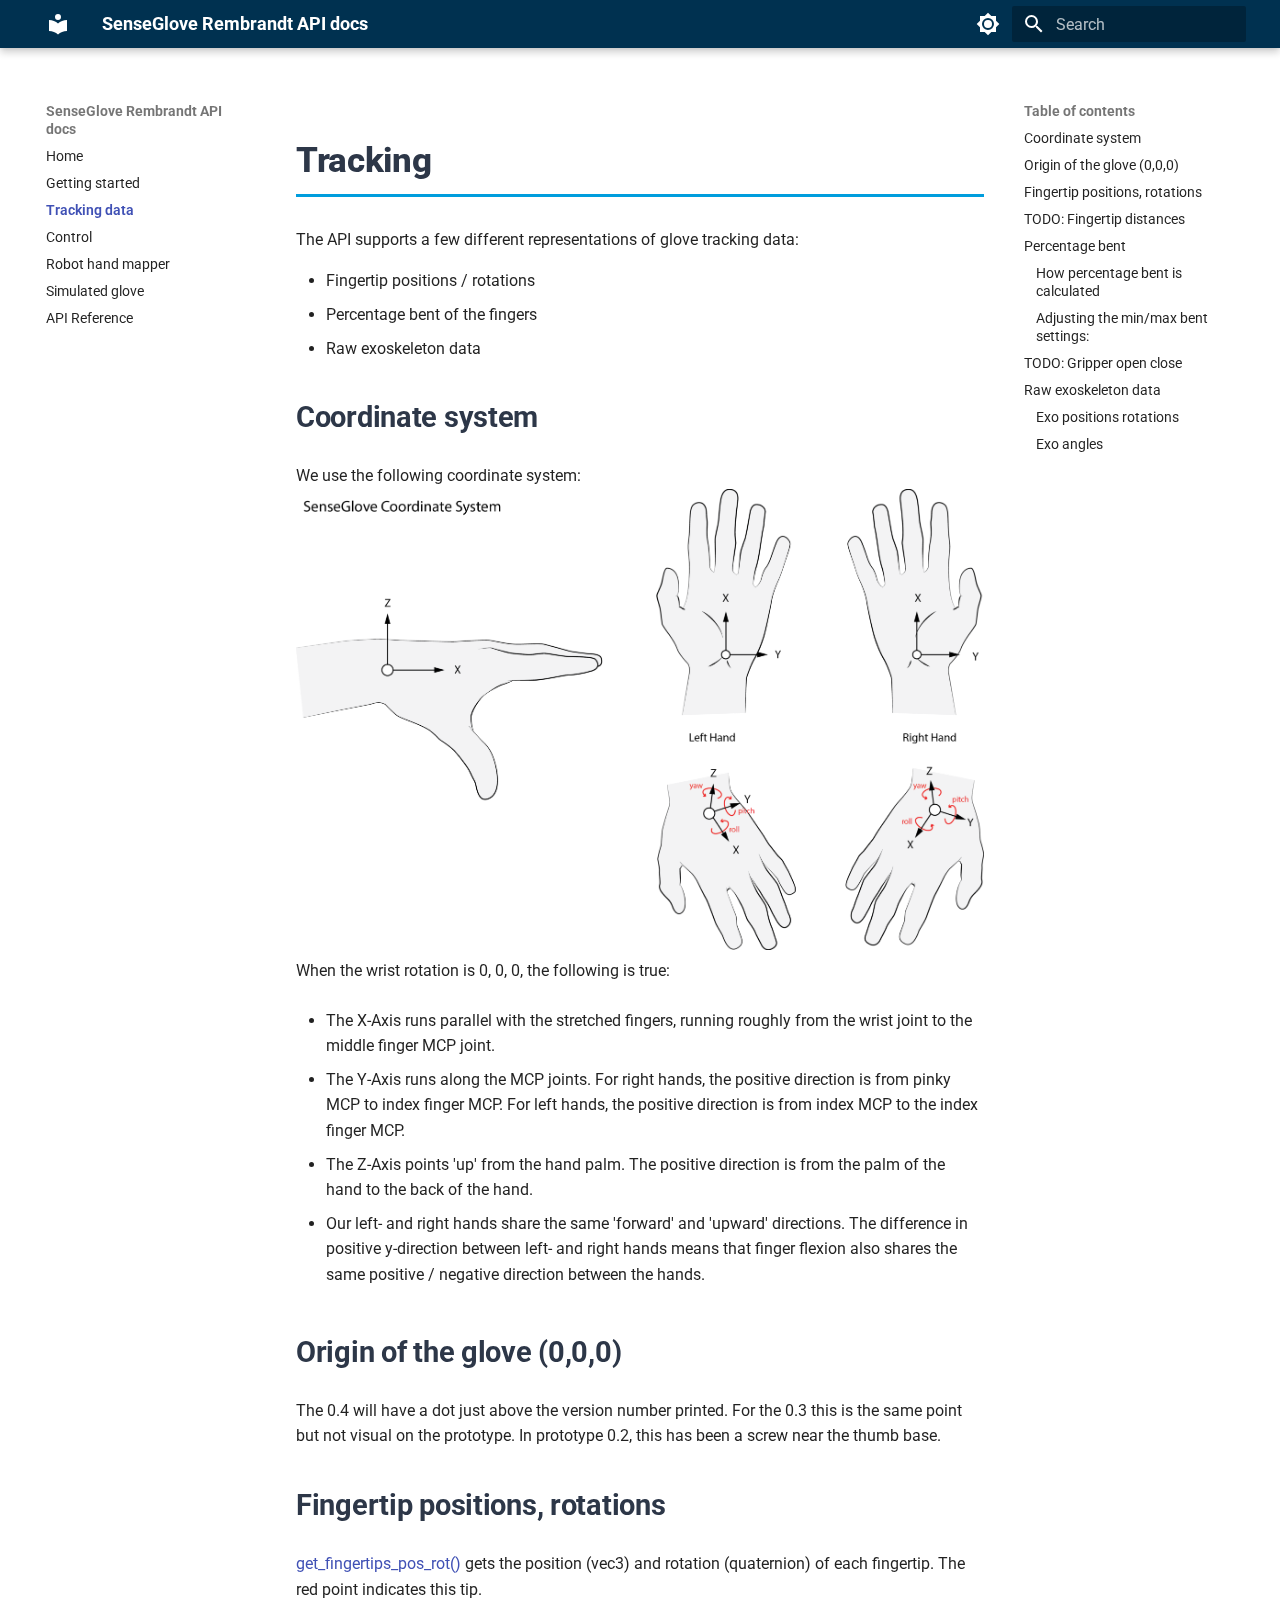
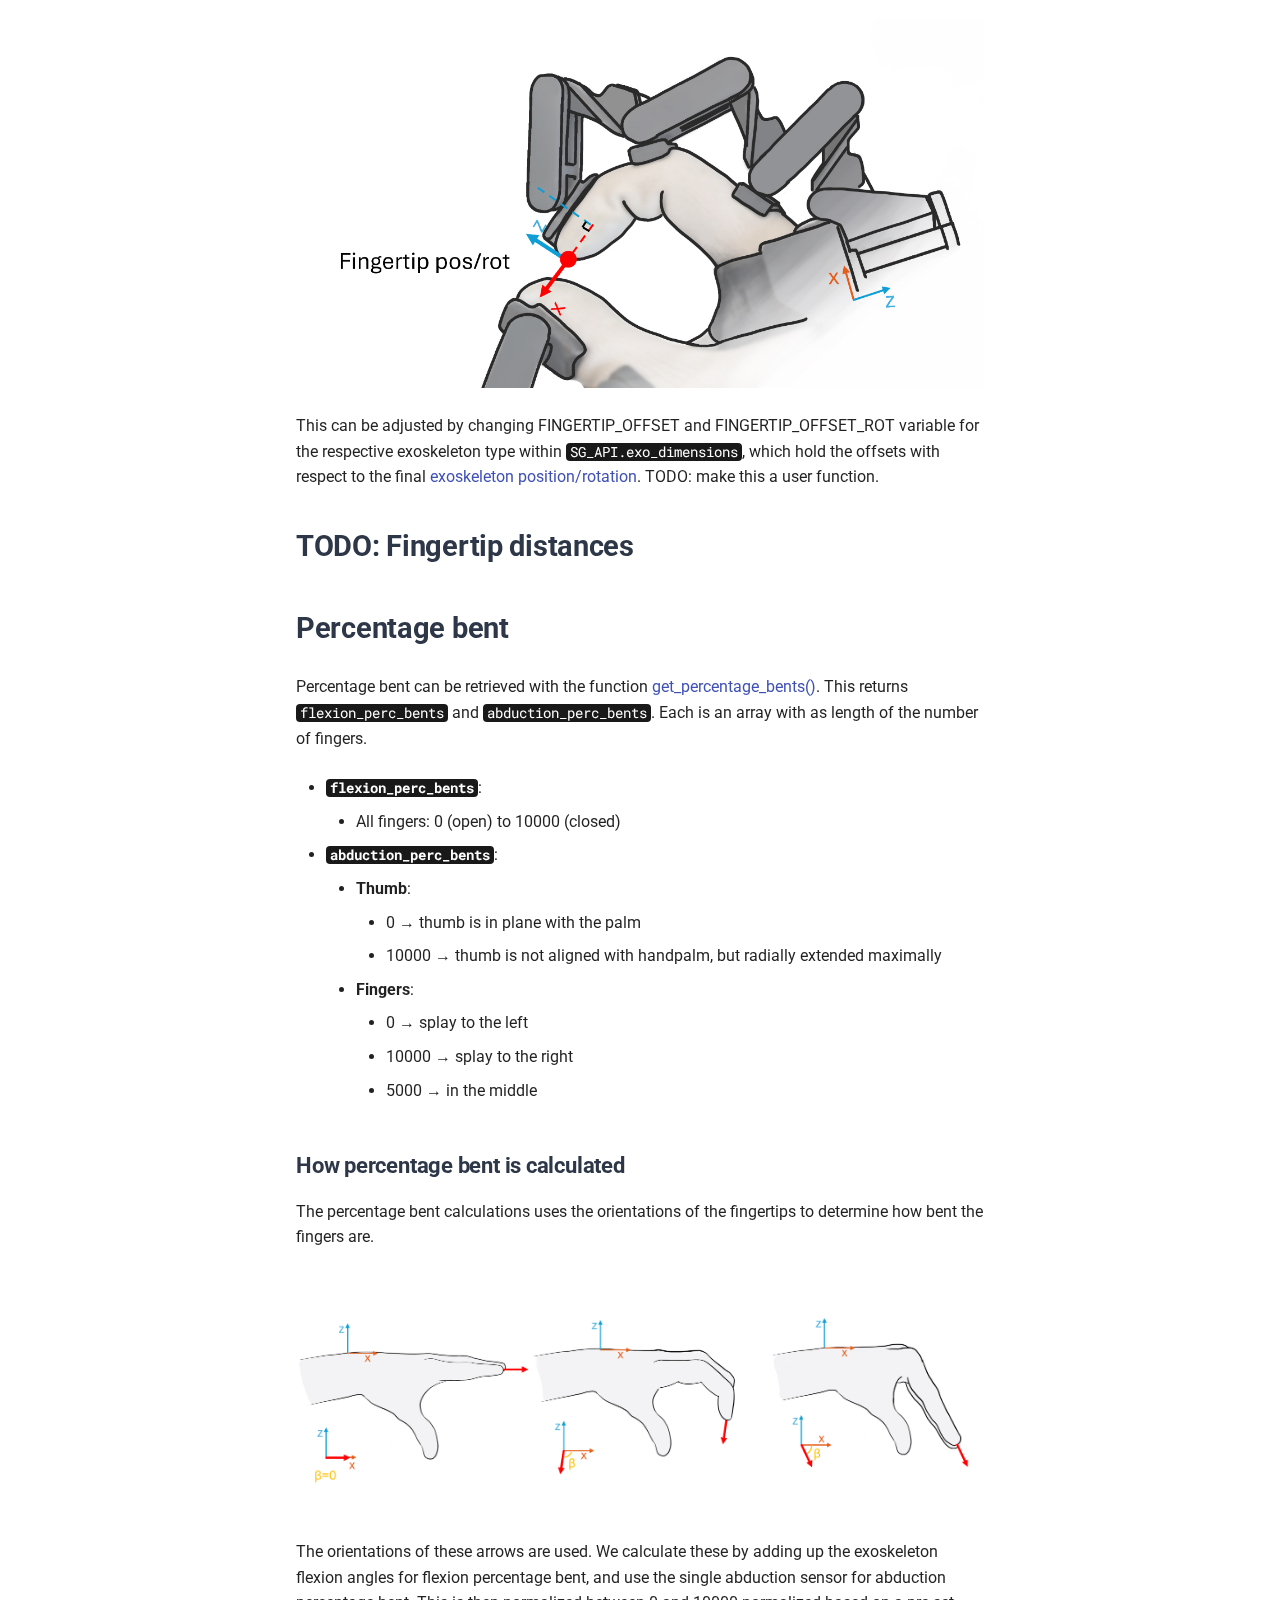
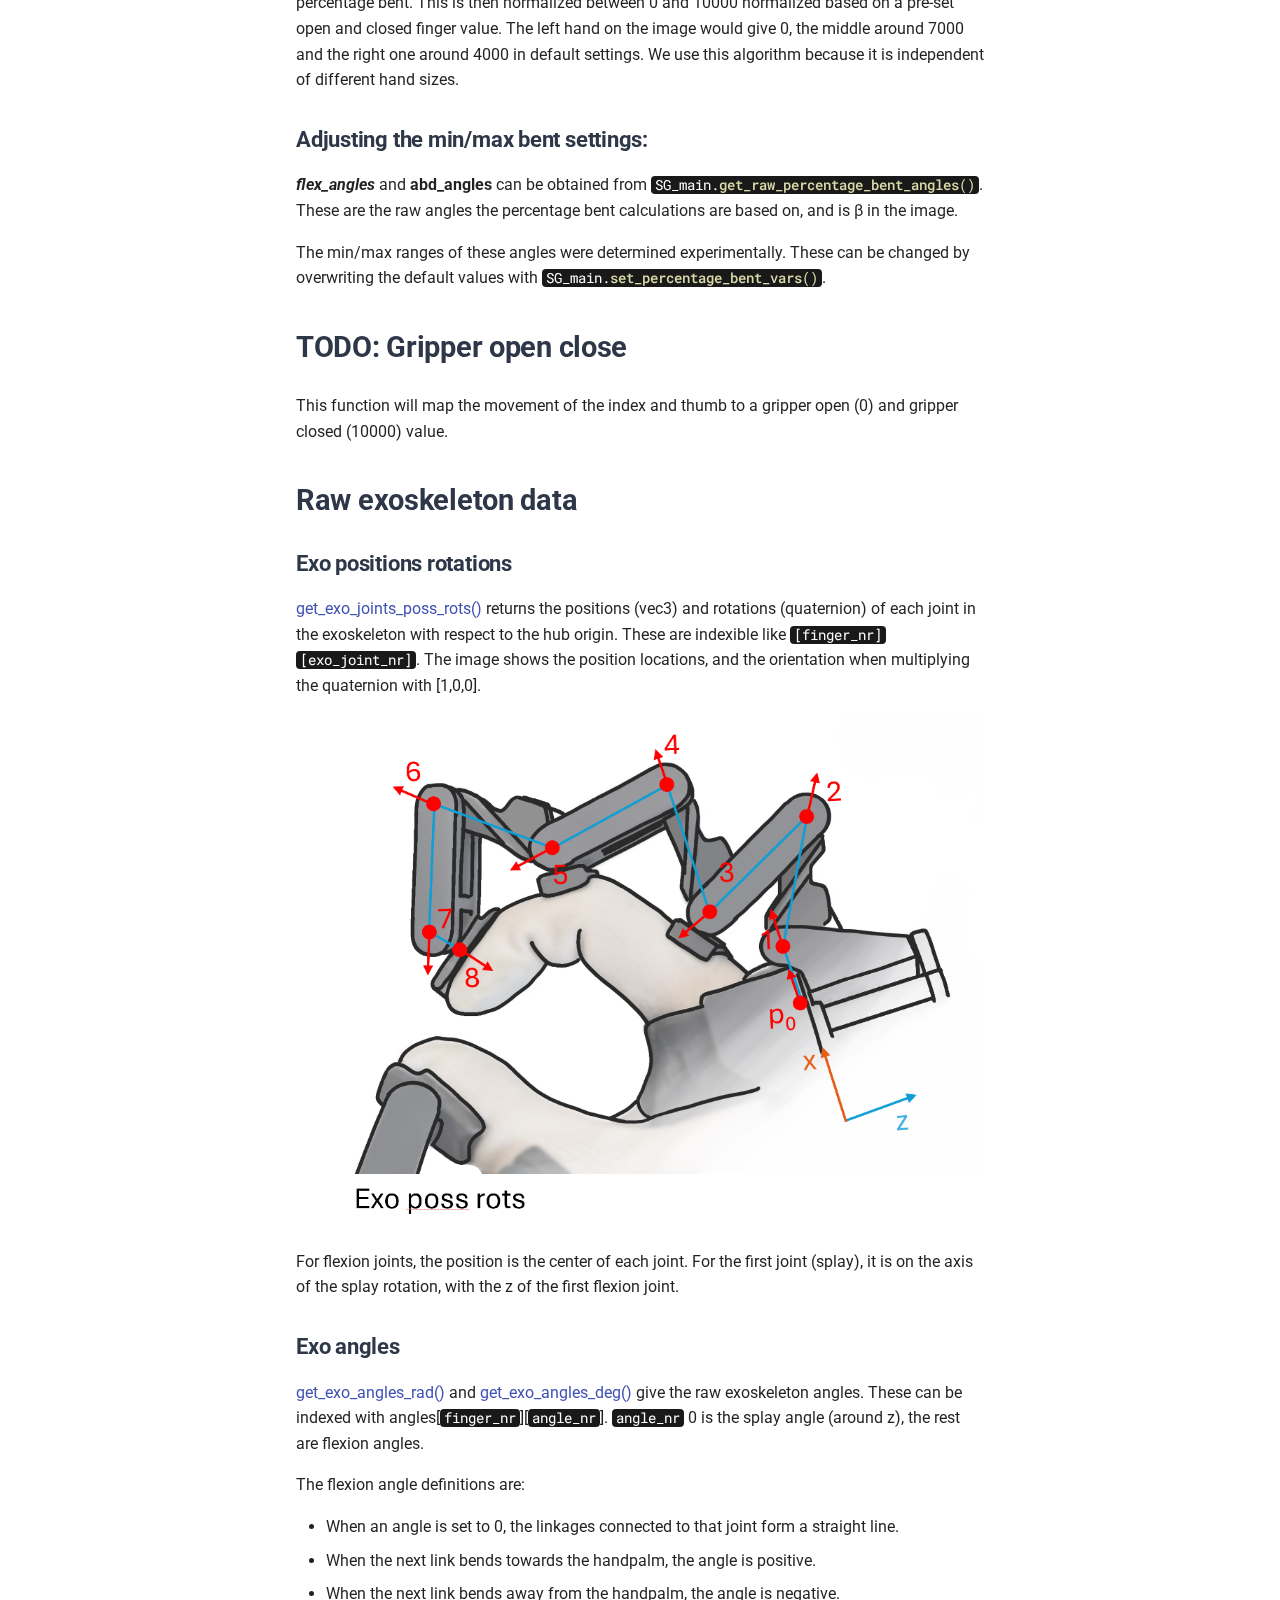
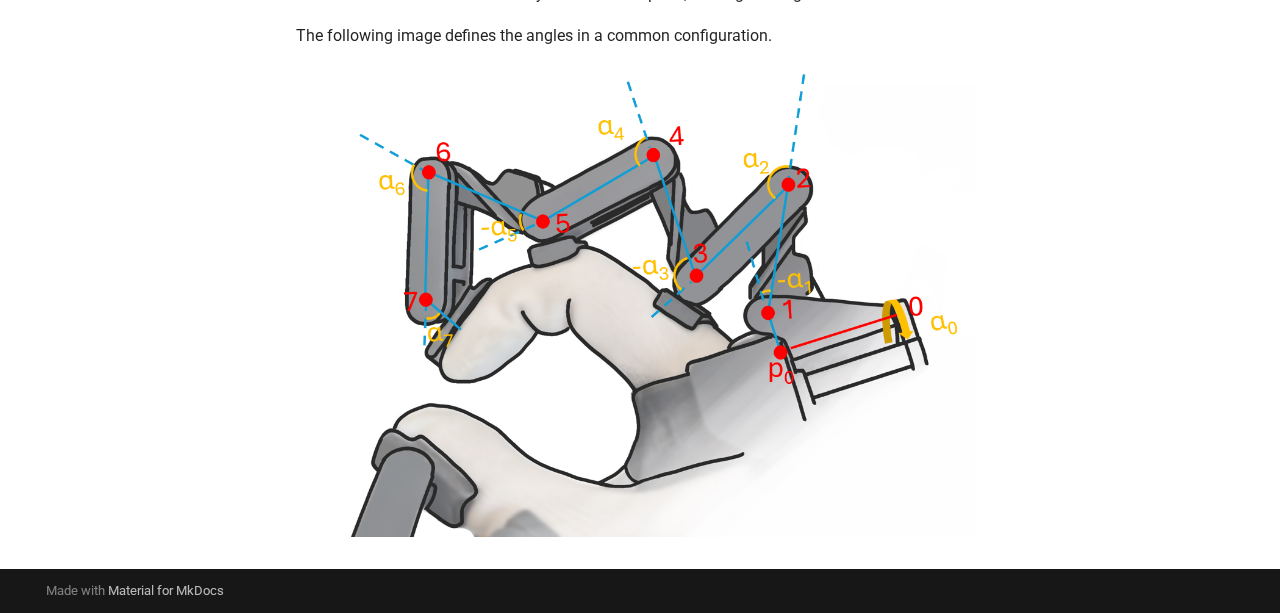
<file: tracking/index.html>
<!doctype html>
<html lang="en" class="no-js">
  <head>
    
      <meta charset="utf-8">
      <meta name="viewport" content="width=device-width,initial-scale=1">
      
      
      
      
        <link rel="prev" href="../getting_started/">
      
      
        <link rel="next" href="../control/">
      
      
      <link rel="icon" href="../assets/images/favicon.png">
      <meta name="generator" content="mkdocs-1.6.1, mkdocs-material-9.6.14">
    
    
      
        <title>Tracking data - SenseGlove Rembrandt API docs</title>
      
    
    
      <link rel="stylesheet" href="../assets/stylesheets/main.342714a4.min.css">
      
        
        <link rel="stylesheet" href="../assets/stylesheets/palette.06af60db.min.css">
      
      


    
    
      
    
    
      
        
        
        <link rel="preconnect" href="https://fonts.gstatic.com" crossorigin>
        <link rel="stylesheet" href="https://fonts.googleapis.com/css?family=Roboto:300,300i,400,400i,700,700i%7CRoboto+Mono:400,400i,700,700i&display=fallback">
        <style>:root{--md-text-font:"Roboto";--md-code-font:"Roboto Mono"}</style>
      
    
    
      <link rel="stylesheet" href="../assets/_mkdocstrings.css">
    
      <link rel="stylesheet" href="../stylesheets/extra.css">
    
    <script>__md_scope=new URL("..",location),__md_hash=e=>[...e].reduce(((e,_)=>(e<<5)-e+_.charCodeAt(0)),0),__md_get=(e,_=localStorage,t=__md_scope)=>JSON.parse(_.getItem(t.pathname+"."+e)),__md_set=(e,_,t=localStorage,a=__md_scope)=>{try{t.setItem(a.pathname+"."+e,JSON.stringify(_))}catch(e){}}</script>
    
      

    
    
    
  </head>
  
  
    
    
      
    
    
    
    
    <body dir="ltr" data-md-color-scheme="default" data-md-color-primary="indigo" data-md-color-accent="blue">
  
    
    <input class="md-toggle" data-md-toggle="drawer" type="checkbox" id="__drawer" autocomplete="off">
    <input class="md-toggle" data-md-toggle="search" type="checkbox" id="__search" autocomplete="off">
    <label class="md-overlay" for="__drawer"></label>
    <div data-md-component="skip">
      
        
        <a href="#tracking" class="md-skip">
          Skip to content
        </a>
      
    </div>
    <div data-md-component="announce">
      
    </div>
    
    
      

  

<header class="md-header md-header--shadow" data-md-component="header">
  <nav class="md-header__inner md-grid" aria-label="Header">
    <a href=".." title="SenseGlove Rembrandt API docs" class="md-header__button md-logo" aria-label="SenseGlove Rembrandt API docs" data-md-component="logo">
      
  
  <svg xmlns="http://www.w3.org/2000/svg" viewBox="0 0 24 24"><path d="M12 8a3 3 0 0 0 3-3 3 3 0 0 0-3-3 3 3 0 0 0-3 3 3 3 0 0 0 3 3m0 3.54C9.64 9.35 6.5 8 3 8v11c3.5 0 6.64 1.35 9 3.54 2.36-2.19 5.5-3.54 9-3.54V8c-3.5 0-6.64 1.35-9 3.54"/></svg>

    </a>
    <label class="md-header__button md-icon" for="__drawer">
      
      <svg xmlns="http://www.w3.org/2000/svg" viewBox="0 0 24 24"><path d="M3 6h18v2H3zm0 5h18v2H3zm0 5h18v2H3z"/></svg>
    </label>
    <div class="md-header__title" data-md-component="header-title">
      <div class="md-header__ellipsis">
        <div class="md-header__topic">
          <span class="md-ellipsis">
            SenseGlove Rembrandt API docs
          </span>
        </div>
        <div class="md-header__topic" data-md-component="header-topic">
          <span class="md-ellipsis">
            
              Tracking data
            
          </span>
        </div>
      </div>
    </div>
    
      
        <form class="md-header__option" data-md-component="palette">
  
    
    
    
    <input class="md-option" data-md-color-media="" data-md-color-scheme="default" data-md-color-primary="indigo" data-md-color-accent="blue"  aria-label="Switch to dark mode"  type="radio" name="__palette" id="__palette_0">
    
      <label class="md-header__button md-icon" title="Switch to dark mode" for="__palette_1" hidden>
        <svg xmlns="http://www.w3.org/2000/svg" viewBox="0 0 24 24"><path d="M12 8a4 4 0 0 0-4 4 4 4 0 0 0 4 4 4 4 0 0 0 4-4 4 4 0 0 0-4-4m0 10a6 6 0 0 1-6-6 6 6 0 0 1 6-6 6 6 0 0 1 6 6 6 6 0 0 1-6 6m8-9.31V4h-4.69L12 .69 8.69 4H4v4.69L.69 12 4 15.31V20h4.69L12 23.31 15.31 20H20v-4.69L23.31 12z"/></svg>
      </label>
    
  
    
    
    
    <input class="md-option" data-md-color-media="" data-md-color-scheme="slate" data-md-color-primary="indigo" data-md-color-accent="blue"  aria-label="Switch to light mode"  type="radio" name="__palette" id="__palette_1">
    
      <label class="md-header__button md-icon" title="Switch to light mode" for="__palette_0" hidden>
        <svg xmlns="http://www.w3.org/2000/svg" viewBox="0 0 24 24"><path d="M12 18c-.89 0-1.74-.2-2.5-.55C11.56 16.5 13 14.42 13 12s-1.44-4.5-3.5-5.45C10.26 6.2 11.11 6 12 6a6 6 0 0 1 6 6 6 6 0 0 1-6 6m8-9.31V4h-4.69L12 .69 8.69 4H4v4.69L.69 12 4 15.31V20h4.69L12 23.31 15.31 20H20v-4.69L23.31 12z"/></svg>
      </label>
    
  
</form>
      
    
    
      <script>var palette=__md_get("__palette");if(palette&&palette.color){if("(prefers-color-scheme)"===palette.color.media){var media=matchMedia("(prefers-color-scheme: light)"),input=document.querySelector(media.matches?"[data-md-color-media='(prefers-color-scheme: light)']":"[data-md-color-media='(prefers-color-scheme: dark)']");palette.color.media=input.getAttribute("data-md-color-media"),palette.color.scheme=input.getAttribute("data-md-color-scheme"),palette.color.primary=input.getAttribute("data-md-color-primary"),palette.color.accent=input.getAttribute("data-md-color-accent")}for(var[key,value]of Object.entries(palette.color))document.body.setAttribute("data-md-color-"+key,value)}</script>
    
    
    
      
      
        <label class="md-header__button md-icon" for="__search">
          
          <svg xmlns="http://www.w3.org/2000/svg" viewBox="0 0 24 24"><path d="M9.5 3A6.5 6.5 0 0 1 16 9.5c0 1.61-.59 3.09-1.56 4.23l.27.27h.79l5 5-1.5 1.5-5-5v-.79l-.27-.27A6.52 6.52 0 0 1 9.5 16 6.5 6.5 0 0 1 3 9.5 6.5 6.5 0 0 1 9.5 3m0 2C7 5 5 7 5 9.5S7 14 9.5 14 14 12 14 9.5 12 5 9.5 5"/></svg>
        </label>
        <div class="md-search" data-md-component="search" role="dialog">
  <label class="md-search__overlay" for="__search"></label>
  <div class="md-search__inner" role="search">
    <form class="md-search__form" name="search">
      <input type="text" class="md-search__input" name="query" aria-label="Search" placeholder="Search" autocapitalize="off" autocorrect="off" autocomplete="off" spellcheck="false" data-md-component="search-query" required>
      <label class="md-search__icon md-icon" for="__search">
        
        <svg xmlns="http://www.w3.org/2000/svg" viewBox="0 0 24 24"><path d="M9.5 3A6.5 6.5 0 0 1 16 9.5c0 1.61-.59 3.09-1.56 4.23l.27.27h.79l5 5-1.5 1.5-5-5v-.79l-.27-.27A6.52 6.52 0 0 1 9.5 16 6.5 6.5 0 0 1 3 9.5 6.5 6.5 0 0 1 9.5 3m0 2C7 5 5 7 5 9.5S7 14 9.5 14 14 12 14 9.5 12 5 9.5 5"/></svg>
        
        <svg xmlns="http://www.w3.org/2000/svg" viewBox="0 0 24 24"><path d="M20 11v2H8l5.5 5.5-1.42 1.42L4.16 12l7.92-7.92L13.5 5.5 8 11z"/></svg>
      </label>
      <nav class="md-search__options" aria-label="Search">
        
        <button type="reset" class="md-search__icon md-icon" title="Clear" aria-label="Clear" tabindex="-1">
          
          <svg xmlns="http://www.w3.org/2000/svg" viewBox="0 0 24 24"><path d="M19 6.41 17.59 5 12 10.59 6.41 5 5 6.41 10.59 12 5 17.59 6.41 19 12 13.41 17.59 19 19 17.59 13.41 12z"/></svg>
        </button>
      </nav>
      
    </form>
    <div class="md-search__output">
      <div class="md-search__scrollwrap" tabindex="0" data-md-scrollfix>
        <div class="md-search-result" data-md-component="search-result">
          <div class="md-search-result__meta">
            Initializing search
          </div>
          <ol class="md-search-result__list" role="presentation"></ol>
        </div>
      </div>
    </div>
  </div>
</div>
      
    
    
  </nav>
  
</header>
    
    <div class="md-container" data-md-component="container">
      
      
        
          
        
      
      <main class="md-main" data-md-component="main">
        <div class="md-main__inner md-grid">
          
            
              
              <div class="md-sidebar md-sidebar--primary" data-md-component="sidebar" data-md-type="navigation" >
                <div class="md-sidebar__scrollwrap">
                  <div class="md-sidebar__inner">
                    



<nav class="md-nav md-nav--primary" aria-label="Navigation" data-md-level="0">
  <label class="md-nav__title" for="__drawer">
    <a href=".." title="SenseGlove Rembrandt API docs" class="md-nav__button md-logo" aria-label="SenseGlove Rembrandt API docs" data-md-component="logo">
      
  
  <svg xmlns="http://www.w3.org/2000/svg" viewBox="0 0 24 24"><path d="M12 8a3 3 0 0 0 3-3 3 3 0 0 0-3-3 3 3 0 0 0-3 3 3 3 0 0 0 3 3m0 3.54C9.64 9.35 6.5 8 3 8v11c3.5 0 6.64 1.35 9 3.54 2.36-2.19 5.5-3.54 9-3.54V8c-3.5 0-6.64 1.35-9 3.54"/></svg>

    </a>
    SenseGlove Rembrandt API docs
  </label>
  
  <ul class="md-nav__list" data-md-scrollfix>
    
      
      
  
  
  
  
    <li class="md-nav__item">
      <a href=".." class="md-nav__link">
        
  
  
  <span class="md-ellipsis">
    Home
    
  </span>
  

      </a>
    </li>
  

    
      
      
  
  
  
  
    <li class="md-nav__item">
      <a href="../getting_started/" class="md-nav__link">
        
  
  
  <span class="md-ellipsis">
    Getting started
    
  </span>
  

      </a>
    </li>
  

    
      
      
  
  
    
  
  
  
    <li class="md-nav__item md-nav__item--active">
      
      <input class="md-nav__toggle md-toggle" type="checkbox" id="__toc">
      
      
        
      
      
        <label class="md-nav__link md-nav__link--active" for="__toc">
          
  
  
  <span class="md-ellipsis">
    Tracking data
    
  </span>
  

          <span class="md-nav__icon md-icon"></span>
        </label>
      
      <a href="./" class="md-nav__link md-nav__link--active">
        
  
  
  <span class="md-ellipsis">
    Tracking data
    
  </span>
  

      </a>
      
        

<nav class="md-nav md-nav--secondary" aria-label="Table of contents">
  
  
  
    
  
  
    <label class="md-nav__title" for="__toc">
      <span class="md-nav__icon md-icon"></span>
      Table of contents
    </label>
    <ul class="md-nav__list" data-md-component="toc" data-md-scrollfix>
      
        <li class="md-nav__item">
  <a href="#coordinate-system" class="md-nav__link">
    <span class="md-ellipsis">
      Coordinate system
    </span>
  </a>
  
</li>
      
        <li class="md-nav__item">
  <a href="#origin-of-the-glove-000" class="md-nav__link">
    <span class="md-ellipsis">
      Origin of the glove (0,0,0)
    </span>
  </a>
  
</li>
      
        <li class="md-nav__item">
  <a href="#fingertip-positions-rotations" class="md-nav__link">
    <span class="md-ellipsis">
      Fingertip positions, rotations
    </span>
  </a>
  
</li>
      
        <li class="md-nav__item">
  <a href="#todo-fingertip-distances" class="md-nav__link">
    <span class="md-ellipsis">
      TODO: Fingertip distances
    </span>
  </a>
  
</li>
      
        <li class="md-nav__item">
  <a href="#percentage-bent" class="md-nav__link">
    <span class="md-ellipsis">
      Percentage bent
    </span>
  </a>
  
    <nav class="md-nav" aria-label="Percentage bent">
      <ul class="md-nav__list">
        
          <li class="md-nav__item">
  <a href="#how-percentage-bent-is-calculated" class="md-nav__link">
    <span class="md-ellipsis">
      How percentage bent is calculated
    </span>
  </a>
  
</li>
        
          <li class="md-nav__item">
  <a href="#adjusting-the-minmax-bent-settings" class="md-nav__link">
    <span class="md-ellipsis">
      Adjusting the min/max bent settings:
    </span>
  </a>
  
</li>
        
      </ul>
    </nav>
  
</li>
      
        <li class="md-nav__item">
  <a href="#todo-gripper-open-close" class="md-nav__link">
    <span class="md-ellipsis">
      TODO: Gripper open close
    </span>
  </a>
  
</li>
      
        <li class="md-nav__item">
  <a href="#raw-exoskeleton-data" class="md-nav__link">
    <span class="md-ellipsis">
      Raw exoskeleton data
    </span>
  </a>
  
    <nav class="md-nav" aria-label="Raw exoskeleton data">
      <ul class="md-nav__list">
        
          <li class="md-nav__item">
  <a href="#exo-positions-rotations" class="md-nav__link">
    <span class="md-ellipsis">
      Exo positions rotations
    </span>
  </a>
  
</li>
        
          <li class="md-nav__item">
  <a href="#exo-angles" class="md-nav__link">
    <span class="md-ellipsis">
      Exo angles
    </span>
  </a>
  
</li>
        
      </ul>
    </nav>
  
</li>
      
    </ul>
  
</nav>
      
    </li>
  

    
      
      
  
  
  
  
    <li class="md-nav__item">
      <a href="../control/" class="md-nav__link">
        
  
  
  <span class="md-ellipsis">
    Control
    
  </span>
  

      </a>
    </li>
  

    
      
      
  
  
  
  
    <li class="md-nav__item">
      <a href="../robot_hand_mapper/" class="md-nav__link">
        
  
  
  <span class="md-ellipsis">
    Robot hand mapper
    
  </span>
  

      </a>
    </li>
  

    
      
      
  
  
  
  
    <li class="md-nav__item">
      <a href="../simulated_glove/" class="md-nav__link">
        
  
  
  <span class="md-ellipsis">
    Simulated glove
    
  </span>
  

      </a>
    </li>
  

    
      
      
  
  
  
  
    <li class="md-nav__item">
      <a href="../api-reference/" class="md-nav__link">
        
  
  
  <span class="md-ellipsis">
    API Reference
    
  </span>
  

      </a>
    </li>
  

    
  </ul>
</nav>
                  </div>
                </div>
              </div>
            
            
              
              <div class="md-sidebar md-sidebar--secondary" data-md-component="sidebar" data-md-type="toc" >
                <div class="md-sidebar__scrollwrap">
                  <div class="md-sidebar__inner">
                    

<nav class="md-nav md-nav--secondary" aria-label="Table of contents">
  
  
  
    
  
  
    <label class="md-nav__title" for="__toc">
      <span class="md-nav__icon md-icon"></span>
      Table of contents
    </label>
    <ul class="md-nav__list" data-md-component="toc" data-md-scrollfix>
      
        <li class="md-nav__item">
  <a href="#coordinate-system" class="md-nav__link">
    <span class="md-ellipsis">
      Coordinate system
    </span>
  </a>
  
</li>
      
        <li class="md-nav__item">
  <a href="#origin-of-the-glove-000" class="md-nav__link">
    <span class="md-ellipsis">
      Origin of the glove (0,0,0)
    </span>
  </a>
  
</li>
      
        <li class="md-nav__item">
  <a href="#fingertip-positions-rotations" class="md-nav__link">
    <span class="md-ellipsis">
      Fingertip positions, rotations
    </span>
  </a>
  
</li>
      
        <li class="md-nav__item">
  <a href="#todo-fingertip-distances" class="md-nav__link">
    <span class="md-ellipsis">
      TODO: Fingertip distances
    </span>
  </a>
  
</li>
      
        <li class="md-nav__item">
  <a href="#percentage-bent" class="md-nav__link">
    <span class="md-ellipsis">
      Percentage bent
    </span>
  </a>
  
    <nav class="md-nav" aria-label="Percentage bent">
      <ul class="md-nav__list">
        
          <li class="md-nav__item">
  <a href="#how-percentage-bent-is-calculated" class="md-nav__link">
    <span class="md-ellipsis">
      How percentage bent is calculated
    </span>
  </a>
  
</li>
        
          <li class="md-nav__item">
  <a href="#adjusting-the-minmax-bent-settings" class="md-nav__link">
    <span class="md-ellipsis">
      Adjusting the min/max bent settings:
    </span>
  </a>
  
</li>
        
      </ul>
    </nav>
  
</li>
      
        <li class="md-nav__item">
  <a href="#todo-gripper-open-close" class="md-nav__link">
    <span class="md-ellipsis">
      TODO: Gripper open close
    </span>
  </a>
  
</li>
      
        <li class="md-nav__item">
  <a href="#raw-exoskeleton-data" class="md-nav__link">
    <span class="md-ellipsis">
      Raw exoskeleton data
    </span>
  </a>
  
    <nav class="md-nav" aria-label="Raw exoskeleton data">
      <ul class="md-nav__list">
        
          <li class="md-nav__item">
  <a href="#exo-positions-rotations" class="md-nav__link">
    <span class="md-ellipsis">
      Exo positions rotations
    </span>
  </a>
  
</li>
        
          <li class="md-nav__item">
  <a href="#exo-angles" class="md-nav__link">
    <span class="md-ellipsis">
      Exo angles
    </span>
  </a>
  
</li>
        
      </ul>
    </nav>
  
</li>
      
    </ul>
  
</nav>
                  </div>
                </div>
              </div>
            
          
          
            <div class="md-content" data-md-component="content">
              <article class="md-content__inner md-typeset">
                
                  



<h1 id="tracking">Tracking</h1>
<p>The API supports a few different representations of glove tracking data: </p>
<ul>
<li>Fingertip positions / rotations</li>
<li>Percentage bent of the fingers</li>
<li>Raw exoskeleton data</li>
</ul>
<h2 id="coordinate-system">Coordinate system</h2>
<p>We use the following coordinate system:
<img alt="Tracking-coordinate-system" src="../images/tracking_coordinate_system.png" /> 
When the wrist rotation is 0, 0, 0, the following is true:</p>
<ul>
<li>
<p>The X-Axis runs parallel with the stretched fingers, running roughly from the wrist joint to the middle finger MCP joint.</p>
</li>
<li>
<p>The Y-Axis runs along the MCP joints. For right hands, the positive direction is from pinky MCP to index finger MCP. For left hands, the positive direction is from index MCP to the index finger MCP.</p>
</li>
<li>
<p>The Z-Axis points 'up' from the hand palm. The positive direction is from the palm of the hand to the back of the hand.</p>
</li>
<li>
<p>Our left- and right hands share the same 'forward' and 'upward' directions. The difference in positive y-direction between left- and right hands means that finger flexion also shares the same positive / negative direction between the hands.</p>
</li>
</ul>
<h2 id="origin-of-the-glove-000">Origin of the glove (0,0,0)</h2>
<p>The 0.4 will have a dot just above the version number printed. For the 0.3 this is the same point but not visual on the prototype. In prototype 0.2, this has been a screw near the thumb base. </p>
<h2 id="fingertip-positions-rotations">Fingertip positions, rotations</h2>
<p><a href="../api-reference/#SG_API.SG_main.get_fingertips_pos_rot">get_fingertips_pos_rot()</a> gets the position (vec3) and rotation (quaternion) of each fingertip. The red point indicates this tip. </p>
<p><img alt="Fingertip and rotation" src="../images/fingertip_pos_rot.png" /> </p>
<p>This can be adjusted by changing FINGERTIP_OFFSET and FINGERTIP_OFFSET_ROT variable for the respective exoskeleton type within <code>SG_API.exo_dimensions</code>, which hold the offsets with respect to the final <a href="#exo-positions-rotations">exoskeleton position/rotation</a>. TODO: make this a user function.</p>
<h2 id="todo-fingertip-distances">TODO: Fingertip distances</h2>
<h2 id="percentage-bent">Percentage bent</h2>
<p>Percentage bent can be retrieved with the function <a href="../api-reference/#SG_API.SG_main.get_percentage_bents">get_percentage_bents()</a>. This returns <code>flexion_perc_bents</code> and <code>abduction_perc_bents</code>. Each is an array with as length of the number of fingers.</p>
<ul>
<li>
<p><strong><code>flexion_perc_bents</code></strong>: </p>
<ul>
<li>All fingers: 0 (open) to 10000 (closed)</li>
</ul>
</li>
<li>
<p><strong><code>abduction_perc_bents</code></strong>: </p>
<ul>
<li><strong>Thumb</strong>: <ul>
<li>0 → thumb is in plane with the palm</li>
<li>10000 → thumb is not aligned with handpalm, but radially extended maximally</li>
</ul>
</li>
<li><strong>Fingers</strong>:<ul>
<li>0 → splay to the left</li>
<li>10000 → splay to the right </li>
<li>5000 → in the middle</li>
</ul>
</li>
</ul>
</li>
</ul>
<h3 id="how-percentage-bent-is-calculated">How percentage bent is calculated</h3>
<p>The percentage bent calculations uses the orientations of the fingertips to determine how bent the fingers are. </p>
<p><img alt="Percentage bent" src="../images/percentage_bent_calc.png" /></p>
<p>The orientations of these arrows are used. We calculate these by adding up the exoskeleton flexion angles for flexion percentage bent, and use the single abduction sensor for abduction percentage bent. This is then normalized between 0 and 10000 normalized based on a pre-set open and closed finger value. 
The left hand on the image would give 0, the middle around 7000 and the right one around 4000 in default settings. We use this algorithm because it is independent of different hand sizes.</p>
<h3 id="adjusting-the-minmax-bent-settings">Adjusting the min/max bent settings:</h3>
<p><strong><em>flex_angles</em></strong> and <strong>abd_angles</strong> can be obtained from <code>SG_main.get_raw_percentage_bent_angles()</code>.
These are the raw angles the percentage bent calculations are based on, and is β in the image.</p>
<p>The min/max ranges of these angles were determined experimentally. These can be changed by overwriting the default values with <code>SG_main.set_percentage_bent_vars()</code>. </p>
<h2 id="todo-gripper-open-close">TODO: Gripper open close</h2>
<p>This function will map the movement of the index and thumb to a gripper open (0) and gripper closed (10000) value.</p>
<h2 id="raw-exoskeleton-data">Raw exoskeleton data</h2>
<h3 id="exo-positions-rotations">Exo positions rotations</h3>
<p><a href="../api-reference/#SG_API.SG_main.get_exo_joints_poss_rots">get_exo_joints_poss_rots()</a> returns the positions (vec3) and rotations (quaternion) of each joint in the exoskeleton with respect to the hub origin. These are indexible like <code>[finger_nr][exo_joint_nr]</code>.
The image shows the position locations, and the orientation when multiplying the quaternion with [1,0,0].</p>
<p><img alt="exo_angles" src="../images/exo_poss_rots.png" /> </p>
<p>For flexion joints, the position is the center of each joint. For the first joint (splay), it is on the axis of the splay rotation, with the z of the first flexion joint. </p>
<h3 id="exo-angles">Exo angles</h3>
<p><a href="../api-reference/#SG_API.SG_main.get_exo_angles_rad">get_exo_angles_rad()</a> and <a href="../api-reference/#SG_API.SG_main.get_exo_angles_deg">get_exo_angles_deg()</a> give the raw exoskeleton angles. These can be indexed with angles[<code>finger_nr</code>][<code>angle_nr</code>]. <code>angle_nr</code> 0 is the splay angle (around z), the rest are flexion angles.</p>
<p>The flexion angle definitions are:</p>
<ul>
<li>When an angle is set to 0, the linkages connected to that joint form a straight line.</li>
<li>When the next link bends towards the handpalm, the angle is positive.</li>
<li>When the next link bends away from the handpalm, the angle is negative.</li>
</ul>
<p>The following image defines the angles in a common configuration.</p>
<p><img alt="exo_angles" src="../images/exo_angles.png" /> </p>












                
              </article>
            </div>
          
          
<script>var target=document.getElementById(location.hash.slice(1));target&&target.name&&(target.checked=target.name.startsWith("__tabbed_"))</script>
        </div>
        
          <button type="button" class="md-top md-icon" data-md-component="top" hidden>
  
  <svg xmlns="http://www.w3.org/2000/svg" viewBox="0 0 24 24"><path d="M13 20h-2V8l-5.5 5.5-1.42-1.42L12 4.16l7.92 7.92-1.42 1.42L13 8z"/></svg>
  Back to top
</button>
        
      </main>
      
        <footer class="md-footer">
  
  <div class="md-footer-meta md-typeset">
    <div class="md-footer-meta__inner md-grid">
      <div class="md-copyright">
  
  
    Made with
    <a href="https://squidfunk.github.io/mkdocs-material/" target="_blank" rel="noopener">
      Material for MkDocs
    </a>
  
</div>
      
    </div>
  </div>
</footer>
      
    </div>
    <div class="md-dialog" data-md-component="dialog">
      <div class="md-dialog__inner md-typeset"></div>
    </div>
    
    
    
      
      <script id="__config" type="application/json">{"base": "..", "features": ["navigation.sections", "navigation.top", "content.code.copy", "content.code.annotate", "content.code.highlight"], "search": "../assets/javascripts/workers/search.d50fe291.min.js", "tags": null, "translations": {"clipboard.copied": "Copied to clipboard", "clipboard.copy": "Copy to clipboard", "search.result.more.one": "1 more on this page", "search.result.more.other": "# more on this page", "search.result.none": "No matching documents", "search.result.one": "1 matching document", "search.result.other": "# matching documents", "search.result.placeholder": "Type to start searching", "search.result.term.missing": "Missing", "select.version": "Select version"}, "version": null}</script>
    
    
      <script src="../assets/javascripts/bundle.13a4f30d.min.js"></script>
      
        <script src="../javascripts/signatures.js"></script>
      
        <script src="../javascripts/function-highlighting.js"></script>
      
    
  </body>
</html>
</file>
<file: assets/_mkdocstrings.css>
/* Avoid breaking parameter names, etc. in table cells. */
.doc-contents td code {
  word-break: normal !important;
}

/* No line break before first paragraph of descriptions. */
.doc-md-description,
.doc-md-description>p:first-child {
  display: inline;
}

/* Max width for docstring sections tables. */
.doc .md-typeset__table,
.doc .md-typeset__table table {
  display: table !important;
  width: 100%;
}

.doc .md-typeset__table tr {
  display: table-row;
}

/* Defaults in Spacy table style. */
.doc-param-default {
  float: right;
}

/* Backward-compatibility: docstring section titles in bold. */
.doc-section-title {
  font-weight: bold;
}

/* Symbols in Navigation and ToC. */
:root,
[data-md-color-scheme="default"] {
  --doc-symbol-attribute-fg-color: #953800;
  --doc-symbol-function-fg-color: #8250df;
  --doc-symbol-method-fg-color: #8250df;
  --doc-symbol-class-fg-color: #0550ae;
  --doc-symbol-module-fg-color: #5cad0f;

  --doc-symbol-attribute-bg-color: #9538001a;
  --doc-symbol-function-bg-color: #8250df1a;
  --doc-symbol-method-bg-color: #8250df1a;
  --doc-symbol-class-bg-color: #0550ae1a;
  --doc-symbol-module-bg-color: #5cad0f1a;
}

[data-md-color-scheme="slate"] {
  --doc-symbol-attribute-fg-color: #ffa657;
  --doc-symbol-function-fg-color: #d2a8ff;
  --doc-symbol-method-fg-color: #d2a8ff;
  --doc-symbol-class-fg-color: #79c0ff;
  --doc-symbol-module-fg-color: #baff79;

  --doc-symbol-attribute-bg-color: #ffa6571a;
  --doc-symbol-function-bg-color: #d2a8ff1a;
  --doc-symbol-method-bg-color: #d2a8ff1a;
  --doc-symbol-class-bg-color: #79c0ff1a;
  --doc-symbol-module-bg-color: #baff791a;
}

code.doc-symbol {
  border-radius: .1rem;
  font-size: .85em;
  padding: 0 .3em;
  font-weight: bold;
}

code.doc-symbol-attribute {
  color: var(--doc-symbol-attribute-fg-color);
  background-color: var(--doc-symbol-attribute-bg-color);
}

code.doc-symbol-attribute::after {
  content: "attr";
}

code.doc-symbol-function {
  color: var(--doc-symbol-function-fg-color);
  background-color: var(--doc-symbol-function-bg-color);
}

code.doc-symbol-function::after {
  content: "func";
}

code.doc-symbol-method {
  color: var(--doc-symbol-method-fg-color);
  background-color: var(--doc-symbol-method-bg-color);
}

code.doc-symbol-method::after {
  content: "meth";
}

code.doc-symbol-class {
  color: var(--doc-symbol-class-fg-color);
  background-color: var(--doc-symbol-class-bg-color);
}

code.doc-symbol-class::after {
  content: "class";
}

code.doc-symbol-module {
  color: var(--doc-symbol-module-fg-color);
  background-color: var(--doc-symbol-module-bg-color);
}

code.doc-symbol-module::after {
  content: "mod";
}

.doc-signature .autorefs {
  color: inherit;
  border-bottom: 1px dotted currentcolor;
}
</file>
<file: stylesheets/extra.css>
/* Custom CSS for better function separation in API docs */

/* Add clear separation between function entries */
.doc.doc-object.doc-function {
    margin-bottom: 1.5rem;
    padding: 0;
    border: 1.5px solid #d1d5db;
    border-radius: 8px;
    background-color: #f6f7fa;
    box-shadow: 0 2px 4px rgba(0,0,0,0.12);
    color: #000000;
    overflow: hidden;
}

/* Improve function signature styling */
.doc-heading {
    background: #009ddd;
    color: white;
    padding: 0.8rem 1rem;
    margin: 0;
    border-radius: 8px 8px 0 0;
    font-weight: 600;
    font-size: 1.1em;
}

/* Add padding to function content areas */
.doc.doc-object.doc-function .doc-content,
.doc.doc-object.doc-function > *:not(.doc-heading),
.doc.doc-object.doc-function > div {
    padding: 1rem;
}

/* Ensure headers start at the very top */
.doc.doc-object.doc-function > h3:first-child,
.doc.doc-object.doc-function .doc-heading:first-child,
.doc.doc-object.doc-function > *:first-child {
    margin-top: 0 ;
}

/* Remove any default spacing on function headers */
.doc.doc-object.doc-function h3.doc-heading {
    margin-top: 0;
    margin-bottom: 0;
}

/* Target mkdocstrings function headings specifically */

/* Style function signature blocks prominently */
.doc-signature,
.doc-signature-block {
    background-color: #f8f9fa;
    border: 1px solid #009ddd;
    border-left: 4px solid #009ddd;
    padding: 1rem;
    border-radius: 6px;
    font-family: 'Roboto Mono', 'Consolas', monospace;
    font-size: 0.95em;
    overflow-x: auto;
    color: #2d3748;
    font-weight: 500;
}

/* Ensure signature blocks are visible and prominent */
.doc.doc-object.doc-function .doc-signature,
.doc-contents > .doc:not(.doc-children) .doc-signature {
    display: block;
    visibility: visible ;
    background-color: #f8f9fa ;
    border: 1px solid #009ddd ;
    border-left: 4px solid #009ddd ;
}

/* Add signature display in content area */
.doc.doc-object.doc-function .doc-content:before,
.doc-contents > .doc:not(.doc-children) .doc-content:before {
    content: "";
    display: block;
    height: 0;
}

/* Style any mkdocstrings signature elements that might exist */
.doc .signature,
.doc-signature-line,
.doc-signature-parameters,
div[class*="signature"],
pre[class*="signature"],
code[class*="signature"]:not(.doc-heading code) {
    background-color: #f8f9fa;
    border: 1px solid #009ddd;
    border-left: 4px solid #009ddd;
    padding: 1rem;
    border-radius: 6px;
    font-family: 'Roboto Mono', 'Consolas', monospace;
    font-size: 0.95em;
    color: #2d3748;
    font-weight: 500;
    display: block ;  /* Keep this - forces visibility */
    visibility: visible ;  /* Keep this - forces visibility */
    white-space: pre-wrap;
}

/* Style for manually created signature blocks */
.custom-signature-block {
    background-color: #f8f9fa;
    border: 1px solid #009ddd;
    border-left: 4px solid #009ddd;
    padding: 1rem;
    margin: 1rem 0;
    border-radius: 6px;
    font-family: 'Roboto Mono', 'Consolas', monospace;
    font-size: 0.95em;
    color: #2d3748;
    font-weight: 500;
    white-space: pre-wrap;
    overflow-x: auto;
}

/* JavaScript to create signature blocks */

/* Improve code block styling */
.doc-content pre {
    background-color: #2d3748;
    border: 1px solid #4a5568;
    border-radius: 6px;
    padding: 1rem;
    margin: 1rem 0;
    /* Removed color override to allow syntax highlighting */
}

/* Code blocks within function boxes */
.doc.doc-object.doc-function .doc-content pre,
.doc-contents > .doc:not(.doc-children) .doc-content pre {
    background-color: #2d3748;
    /* Removed color override to allow syntax highlighting */
}

.doc.doc-object.doc-function .doc-content pre code,
.doc-contents > .doc:not(.doc-children) .doc-content pre code {
    background-color: transparent;
    /* Removed color override to allow syntax highlighting */
}

/* Inline code styling within function boxes */
.doc.doc-object.doc-function .doc-content code:not(.js-function-highlight),
.doc-contents > .doc:not(.doc-children) .doc-content code:not(.js-function-highlight) {
    background-color: #e2e8f0;
    color: #2d3748;
    padding: 2px 4px;
    border-radius: 3px;
    font-size: 0.9em;
}

/* General inline code styling */
.doc-content code {
    background-color: #e2e8f0;
    color: #2d3748;
    padding: 2px 4px;
    border-radius: 3px;
    font-size: 0.9em;
}

/* Style warning admonitions - make them VERY prominent */
.admonition.warning {
    border: 2px solid #f57c00;
    border-left: 8px solid #f57c00;
    background-color: #fff9c4;
    border-radius: 8px;
    box-shadow: 0 4px 12px rgba(245, 124, 0, 0.3);
    color: #000000;
}

.admonition.warning .admonition-title {
    color: #000000;
    font-weight: 700;
    font-size: 1.1em;
    margin-bottom: 0.5rem;
}



/* Style blockquote warnings (from markdown) - make them stand out like admonitions */
blockquote {
    border: 2px solid #f57c00 ;
    border-left: 8px solid #f57c00 !important; 
    background-color: #fff9c4 ;
    border-radius: 8px ;
    box-shadow: 0 4px 12px rgba(245, 124, 0, 0.3) ;
    color: #000000 ;
    font-weight: 500 ;
}

/* Style the warning emoji and Important Note text in blockquotes */
blockquote strong {
    color: #000000 ;
    font-weight: 700 ;
    font-size: 1.1em ;
}

/* Ensure all child elements in warning boxes have black text */
.admonition.warning *,
blockquote *,
.important-warning * {
    color: #000000 ;
}

/* Style inline warnings with emoji in API docs - using a more reliable approach */
.doc-content p {
    /* This will be applied to paragraphs that contain warning emoji */
}

/* Target any text that looks like a warning in API docs */
.doc-content *[title*="Important"],
.doc-content *[alt*="Important"] {
    background-color: #fff9c4;
    border: 2px solid #f57c00;
    border-left: 8px solid #f57c00;
    padding: 1rem 1.5rem;
    margin: 1rem 0;
    border-radius: 8px;
    color: #000000;
    font-weight: 600;
    box-shadow: 0 4px 12px rgba(245, 124, 0, 0.3);
}

/* Add a CSS class that we can target for important warnings */
.important-warning {
    background-color: #fff9c4 ;
    border: 2px solid #f57c00 ;
    border-left: 8px solid #f57c00 ;
    padding: 1rem 1.5rem ;
    margin: 1rem 0 ;
    border-radius: 8px ;
    color: #000000 ;
    font-weight: 600 ;
    box-shadow: 0 4px 12px rgba(245, 124, 0, 0.3) ;
}

/* Add section dividers */
.doc-section::after {
    content: "";
    display: block;
    height: 2px;
    background: #009ddd;
    margin: 2rem auto;
    width: 80%;
}

/* Improve parameter lists */
.doc-content ul {
    background-color: #f8f9fa;
    padding: 1rem;
    border-radius: 4px;
    border-left: 3px solid #009ddd;
}

/* Style bold text in documentation */
.doc-content strong {
    color: #000000;
    font-weight: 600;
}

/* Ensure all text in function boxes is black */

.doc-signature {
    color: #000000;
}
.md-code__content
{
    color: white;
}

/* Keep headers blue background with white text */
.doc.doc-object.doc-function .doc-heading,
.doc-contents > .doc:not(.doc-children) .doc-heading,
.doc.doc-object.doc-function h3.doc-heading,
.doc-contents > .doc:not(.doc-children) h3.doc-heading {
    color: white ;
}

/* Add hover effects for better interactivity */
.doc.doc-object.doc-function:hover {
    box-shadow: 0 4px 12px rgba(0,0,0,0.15);
    transform: translateY(-1px);
    transition: all 0.2s ease;
}

/* Alternative targeting for function sections */
.doc-contents > .doc:not(.doc-children) {
    margin-bottom: 1.5rem ;
    padding: 0;
    border: 1.5px solid #d1d5db;
    border-radius: 8px;
    background-color: #f6f7fa;
    box-shadow: 0 2px 4px rgba(0,0,0,0.12);
    color: #000000;
    overflow: hidden;
}

/* Style function headings with better contrast */
.doc-contents h3[id] {
    background: #009ddd;
    color: white ;
    padding: 0.8rem 1rem;
    margin: 0;
    border-radius: 8px 8px 0 0;
    font-weight: 600;
    font-size: 1.1em;
}

/* Add padding to alternative function content area */
.doc-contents > .doc:not(.doc-children) .doc-content {
    padding: 1rem;
}

/* Ensure headers start at the very top for alternative targeting */
.doc-contents > .doc:not(.doc-children) > h3:first-child,
.doc-contents > .doc:not(.doc-children) .doc-heading:first-child,
.doc-contents > .doc:not(.doc-children) > *:first-child {
    margin-top: 0 ;
}

/* Remove any default spacing on alternative function headers */
.doc-contents > .doc:not(.doc-children) h3.doc-heading {
    margin-top: 0 ;
    margin-bottom: 0 ;
}

/* Add clear separation between function groups */
.doc-contents > .doc + .doc {
    border-top: 3px solid #009ddd;
    margin-top: 2rem;
    padding-top: 2rem;
}

/* Improve table of contents */
.md-nav__link--active {
    color: #009ddd ;
    font-weight: 600;
}

/* Make regular document headings stand out more */
.md-typeset h1 {
    color: #2d3748;
    font-weight: 800;
    font-size: 2.2em;
    margin-top: 2rem;
    margin-bottom: 1.5rem;
    padding-bottom: 0.5rem;
    border-bottom: 3px solid #009ddd;
}



.md-typeset h2 {
    color: #2d3748;
    font-weight: 700;
    font-size: 1.8em;
    margin-top: 1.8rem;
    margin-bottom: 1rem;
    padding-bottom: 0.3rem;
    
}

.md-clipboard
{
    color: black;
}



.md-typeset h3 {
    color: #2d3748;
    font-weight: 700;
    font-size: 1.4em;
    margin-top: 1.5rem;
    margin-bottom: 0.8rem;
}

.md-typeset h4 {
    color: #2d3748;
    font-weight: 600;
    font-size: 1.2em;
    margin-bottom: 0rem;
}

.md-typeset h5 {

    margin-bottom: 0rem;
}

/* Better spacing for nested lists */
.doc-content li {
    margin-bottom: 0.5rem;
}

/* Style example sections specially */
.doc-content h4:contains("Examples") + pre,
.doc-content p:contains("Examples:") + pre {
    border-left: 4px solid #4caf50;
    background-color: #f1f8e9 ;
}

.md-code__content
{
    color: white;
}

.md-header {
    background-color: #003150 !important;
}


h3.doc-heading {
    background: #f0f3f8;
    border: 1.5px solid #d1d5db;
    border-radius: 12px 12px 0 0;
    color: black;
    padding: 0.8rem 1rem;
    font-weight: 600;
    margin: 0;
    text-align: center;
    font-weight: 700;
    font-size: 2em;
    letter-spacing: 0.5px;
}



/* Add a subtle shine effect */
h3.doc-heading::before {
    content: "";
    position: absolute;
    top: 0;
    left: -100%;
    width: 100%;
    height: 100%;
    background: linear-gradient(90deg, 
        transparent, 
        rgba(255, 255, 255, 0.1), 
        transparent);
    transition: left 0.5s ease;
}

/* Hover effect for interactivity */
h3.doc-heading:hover {
    transform: translateY(-2px);
    box-shadow: 
        0 6px 20px rgba(102, 126, 234, 0.4),
        0 4px 12px rgba(0, 0, 0, 0.15);
}

h3.doc-heading:hover::before {
    left: 100%;
}

/* Remove colored backgrounds from mod/func labels */
code.doc-symbol,
code.doc-symbol-module,
code.doc-symbol-function,
code.doc-symbol-method,
code.doc-symbol-class,
code.doc-symbol-attribute {
    background-color: transparent !important;
    background: transparent !important;
}

/* Hide "Python" language labels above code blocks */
.doc-content .highlight .language-name,
.doc-content .highlight .language-python,
.doc-content .codehilite .language-name,
.doc-content .codehilite .language-python,
.doc-content pre::before,
.doc-content .highlight::before,
.doc-content .codehilite::before,
.highlight .filename,
.highlight span.filename,
.codehilite .filename,
.codehilite span.filename,
.md-typeset .highlight .filename,
.md-typeset .codehilite .filename {
    display: none !important;
}

/* Hide any language indicator divs or spans */
.doc-content .language-python,
.doc-content .language-name,
.doc-content [data-lang="python"],
.doc-content [data-language="python"],
.highlight .language-python,
.highlight .language-name,
.codehilite .language-python,
.codehilite .language-name {
    display: none !important;
}

/* Module name styling - target only actual modules, not functions */

/* VS Code Dark+ Syntax Highlighting Color Variables */
:root {
    --syntax-keyword: #C586C0;        /* Keywords (def, class, import) - purple */
    --syntax-function: #DCDCAA;       /* Function names and calls - yellow */
    --syntax-string: #CE9178;         /* Strings - orange */
    --syntax-number: #B5CEA8;         /* Numbers - light green */
    --syntax-comment: #5C7A5C;        /* Comments - muted green (darker than original) */
    --syntax-builtin: #569CD6;        /* Built-ins (print, len) - blue */
    --syntax-variable: #D4D4D4;       /* Variables - light gray */
    --syntax-variable-bright: #E8E8E8; /* Brighter variables when used */
    --syntax-variable-assigned: #569CD6; /* Variables assigned from functions - blue */
    --syntax-parameter: #E8D4B0;      /* Function parameters - warm light beige */
    --syntax-parameter-signature: #4A90A4; /* Function parameters in signatures - dark teal */
    --syntax-class: #4EC9B0;          /* Class names - teal */
    --syntax-operator: #D4D4D4;       /* Operators - light gray */
    --syntax-punctuation: #D4D4D4;    /* Punctuation - light gray */
    --syntax-error: #F44747;          /* Errors - red */
    --syntax-attribute: #92C5F8;      /* Attributes - light blue */
}

/* Enhanced syntax highlighting colors using CSS variables */

/* Comments */
.doc-content pre code .highlight .c,
.doc-content pre code .highlight .cm,
.doc-content pre code .highlight .cp,
.doc-content pre code .highlight .c1,
.doc-content pre code .highlight .cs { color: var(--syntax-comment); }

/* Keywords */
.doc-content pre code .highlight .k,
.doc-content pre code .highlight .kd,
.doc-content pre code .highlight .kn,
.doc-content pre code .highlight .kp,
.doc-content pre code .highlight .kr { color: var(--syntax-keyword); }

.doc-content pre code .highlight .kc,
.doc-content pre code .highlight .kt { color: var(--syntax-builtin); }

/* Strings */
.doc-content pre code .highlight .s,
.doc-content pre code .highlight .s1,
.doc-content pre code .highlight .s2,
.doc-content pre code .highlight .sd,
.doc-content pre code .highlight .sh,
.doc-content pre code .highlight .si,
.doc-content pre code .highlight .sx,
.doc-content pre code .highlight .sr,
.doc-content pre code .highlight .ss { color: var(--syntax-string); }

/* Numbers */
.doc-content pre code .highlight .m,
.doc-content pre code .highlight .mi,
.doc-content pre code .highlight .mf,
.doc-content pre code .highlight .mh,
.doc-content pre code .highlight .mo,
.doc-content pre code .highlight .mb { color: var(--syntax-number); }

/* Functions and Methods */
.doc-content pre code .highlight .nf,
.doc-content pre code .highlight .fm,
.doc-content pre code .highlight .nd { color: var(--syntax-function); }

/* Classes */
.doc-content pre code .highlight .nc,
.doc-content pre code .highlight .ne { color: var(--syntax-class); }

/* Built-ins */
.doc-content pre code .highlight .nb,
.doc-content pre code .highlight .bp,
.doc-content pre code .highlight .no { color: var(--syntax-builtin); }

/* Variables and Names */
.doc-content pre code .highlight .n,
.doc-content pre code .highlight .ni,
.doc-content pre code .highlight .nl,
.doc-content pre code .highlight .nn,
.doc-content pre code .highlight .nx,
.doc-content pre code .highlight .py,
.doc-content pre code .highlight .nv,
.doc-content pre code .highlight .vc,
.doc-content pre code .highlight .vg,
.doc-content pre code .highlight .vi,
.doc-content pre code .highlight .vm { color: var(--syntax-variable); }

/* Attributes */
.doc-content pre code .highlight .na { color: var(--syntax-attribute); }

/* Tags */
.doc-content pre code .highlight .nt { color: var(--syntax-builtin); }

/* Operators */
.doc-content pre code .highlight .o { color: var(--syntax-operator); }
.doc-content pre code .highlight .ow { color: var(--syntax-builtin); }

/* Punctuation */
.doc-content pre code .highlight .p { color: var(--syntax-punctuation); }

/* Specific punctuation and operator overrides */
/* Custom classes for specific punctuation - see consolidated section at bottom */

/* highlight.js specific overrides */
.doc-content pre code .hljs-punctuation { color: var(--syntax-punctuation); }
.doc-content pre code .hljs-operator { color: var(--syntax-operator); }

/* Errors */
.doc-content pre code .highlight .err { color: var(--syntax-error); background-color: #1e0010; }

/* highlight.js support using CSS variables */
.doc-content pre code .hljs-keyword { color: var(--syntax-keyword); }
.doc-content pre code .hljs-string { color: var(--syntax-string); }
.doc-content pre code .hljs-number { color: var(--syntax-number); }
.doc-content pre code .hljs-comment { color: var(--syntax-comment); }
.doc-content pre code .hljs-function { color: var(--syntax-function); }
.doc-content pre code .hljs-built_in { color: var(--syntax-builtin); }
.doc-content pre code .hljs-title { color: var(--syntax-function); }
.doc-content pre code .hljs-variable { color: var(--syntax-variable); }
.doc-content pre code .hljs-literal { color: var(--syntax-builtin); }
.doc-content pre code .hljs-params { color: var(--syntax-variable); }
.doc-content pre code .hljs-class { color: var(--syntax-class); }
.doc-content pre code .hljs-type { color: var(--syntax-builtin); }
.doc-content pre code .hljs-attr { color: var(--syntax-attribute); }
.doc-content pre code .hljs-subst { color: var(--syntax-variable); }
.doc-content pre code .hljs-tag { color: var(--syntax-builtin); }
.doc-content pre code .hljs-name { color: var(--syntax-class); }
.doc-content pre code .hljs-regexp { color: var(--syntax-string); }
.doc-content pre code .hljs-link { color: var(--syntax-builtin); }
.doc-content pre code .hljs-symbol { color: var(--syntax-string); }
.doc-content pre code .hljs-bullet { color: var(--syntax-builtin); }
.doc-content pre code .hljs-addition { color: var(--syntax-number); background-color: #1e2b2e; }
.doc-content pre code .hljs-deletion { color: var(--syntax-error); background-color: #2b1e1e; }

/* Function call highlighting patterns */
.doc-content pre code .hljs-title.function_,
.doc-content pre code .hljs-title.function,
.doc-content pre code .hljs-property { color: var(--syntax-function); }

.doc-content pre code .hljs-title.class_,
.doc-content pre code .hljs-title.class { color: var(--syntax-class); }

/* Fallback patterns */
.doc-content pre code span[class*="nf"] { color: var(--syntax-function); }
.doc-content pre code span[class*="na"] { color: var(--syntax-function); }
.doc-content pre code span[class*="nb"] { color: var(--syntax-builtin); }

/* Function highlighting will be handled by JavaScript for better accuracy */

/* black background box code - but not for function signatures */
.md-typeset .doc-content pre code,
.md-typeset pre code,

/*all code blocks*/
.md-code__content
{
    background-color: rgb(25, 25, 25);
    color: white;
    border-radius: 8px;
}

/* mostly for the code quotes mid text */
.md-typeset p code:not(.doc-signature):not([class*="signature"]) 
{
    background-color: rgb(25, 25, 25);
    color: white;
    border-radius: 4px;
}

/* API Reference specific: make default text white in code blocks */
.doc-content pre code,
.doc-content .highlight,
.doc-content code {
    color: white;
}

/* Ensure function signatures have normal styling */
.md-typeset .doc-signature,
.md-typeset .doc-signature code,
.md-typeset [class*="signature"],
.md-typeset [class*="signature"] code {
    background-color: transparent !important;
    color: inherit !important;
    border-radius: 0 !important;
    padding: 0.2rem 0 0.2rem 1rem !important;
}

/* Allow parameter highlighting in function signatures */
.md-typeset .doc-signature .js-variable-bright,
.md-typeset [class*="signature"] .js-variable-bright {
    background-color: transparent !important;
    color: var(--syntax-parameter-signature) !important;
}

/* Dedicated class for signature parameters */
.js-parameter-signature {
    color: var(--syntax-parameter-signature) !important;
    background-color: transparent !important;
}


/* JavaScript function highlighting - see consolidated section at bottom */

/* Variable context highlighting classes */
.js-variable-bright {
    color: var(--syntax-variable-bright) !important;
    background-color: transparent;
}

.js-variable-assigned {
    color: var(--syntax-variable-assigned) !important;
    background-color: transparent;
}

.js-variable-parameter {
    color: var(--syntax-parameter) !important;
    font-style: italic;
    background-color: transparent;
}

/* Responsive improvements */
@media (max-width: 768px) {
    .doc.doc-object.doc-function,
    .doc-contents > .doc:not(.doc-children) {
        margin-bottom: 1rem;
    }
    
    .doc.doc-object.doc-function .doc-content,
    .doc-contents > .doc:not(.doc-children) .doc-content {
        padding: 0.8rem;
    }
    
    .doc-heading,
    .doc-contents h3[id],
    h3.doc-heading {
        padding: 0.6rem 0.8rem;
        margin: 0;
        font-size: 1em;
    }
} 

/* CSS classes for JavaScript-enhanced syntax highlighting */
.js-function-highlight {
    color: var(--syntax-function) !important;
    font-weight: 500 !important;
    background-color: transparent !important;
}

.js-variable-highlight {
    color: var(--syntax-variable-bright) !important;
    background-color: transparent !important;
}

/* CSS classes for JavaScript-enhanced punctuation */
.js-paren {
    color: var(--syntax-function) !important; /* Yellow for parentheses */
}

.js-bracket {
    color: white !important; /* White for square brackets */
}

.js-equals {
    color: white !important; /* White for equals signs */
}

.js-colon {
    color: white !important; /* White for colons */
}

.js-comma {
    color: white !important; /* White for commas */
}

.js-dot {
    color: white !important; /* White for dots */
}
</file>
<file: assets/stylesheets/main.342714a4.min.css>
@charset "UTF-8";html{-webkit-text-size-adjust:none;-moz-text-size-adjust:none;text-size-adjust:none;box-sizing:border-box}*,:after,:before{box-sizing:inherit}@media (prefers-reduced-motion){*,:after,:before{transition:none!important}}body{margin:0}a,button,input,label{-webkit-tap-highlight-color:transparent}a{color:inherit;text-decoration:none}hr{border:0;box-sizing:initial;display:block;height:.05rem;overflow:visible;padding:0}small{font-size:80%}sub,sup{line-height:1em}img{border-style:none}table{border-collapse:initial;border-spacing:0}td,th{font-weight:400;vertical-align:top}button{background:#0000;border:0;font-family:inherit;font-size:inherit;margin:0;padding:0}input{border:0;outline:none}:root{--md-primary-fg-color:#4051b5;--md-primary-fg-color--light:#5d6cc0;--md-primary-fg-color--dark:#303fa1;--md-primary-bg-color:#fff;--md-primary-bg-color--light:#ffffffb3;--md-accent-fg-color:#526cfe;--md-accent-fg-color--transparent:#526cfe1a;--md-accent-bg-color:#fff;--md-accent-bg-color--light:#ffffffb3}[data-md-color-scheme=default]{color-scheme:light}[data-md-color-scheme=default] img[src$="#gh-dark-mode-only"],[data-md-color-scheme=default] img[src$="#only-dark"]{display:none}:root,[data-md-color-scheme=default]{--md-hue:225deg;--md-default-fg-color:#000000de;--md-default-fg-color--light:#0000008a;--md-default-fg-color--lighter:#00000052;--md-default-fg-color--lightest:#00000012;--md-default-bg-color:#fff;--md-default-bg-color--light:#ffffffb3;--md-default-bg-color--lighter:#ffffff4d;--md-default-bg-color--lightest:#ffffff1f;--md-code-fg-color:#36464e;--md-code-bg-color:#f5f5f5;--md-code-hl-color:#4287ff;--md-code-hl-color--light:#4287ff1a;--md-code-hl-number-color:#d52a2a;--md-code-hl-special-color:#db1457;--md-code-hl-function-color:#a846b9;--md-code-hl-constant-color:#6e59d9;--md-code-hl-keyword-color:#3f6ec6;--md-code-hl-string-color:#1c7d4d;--md-code-hl-name-color:var(--md-code-fg-color);--md-code-hl-operator-color:var(--md-default-fg-color--light);--md-code-hl-punctuation-color:var(--md-default-fg-color--light);--md-code-hl-comment-color:var(--md-default-fg-color--light);--md-code-hl-generic-color:var(--md-default-fg-color--light);--md-code-hl-variable-color:var(--md-default-fg-color--light);--md-typeset-color:var(--md-default-fg-color);--md-typeset-a-color:var(--md-primary-fg-color);--md-typeset-del-color:#f5503d26;--md-typeset-ins-color:#0bd57026;--md-typeset-kbd-color:#fafafa;--md-typeset-kbd-accent-color:#fff;--md-typeset-kbd-border-color:#b8b8b8;--md-typeset-mark-color:#ffff0080;--md-typeset-table-color:#0000001f;--md-typeset-table-color--light:rgba(0,0,0,.035);--md-admonition-fg-color:var(--md-default-fg-color);--md-admonition-bg-color:var(--md-default-bg-color);--md-warning-fg-color:#000000de;--md-warning-bg-color:#ff9;--md-footer-fg-color:#fff;--md-footer-fg-color--light:#ffffffb3;--md-footer-fg-color--lighter:#ffffff73;--md-footer-bg-color:#000000de;--md-footer-bg-color--dark:#00000052;--md-shadow-z1:0 0.2rem 0.5rem #0000000d,0 0 0.05rem #0000001a;--md-shadow-z2:0 0.2rem 0.5rem #0000001a,0 0 0.05rem #00000040;--md-shadow-z3:0 0.2rem 0.5rem #0003,0 0 0.05rem #00000059}.md-icon svg{fill:currentcolor;display:block;height:1.2rem;width:1.2rem}body{-webkit-font-smoothing:antialiased;-moz-osx-font-smoothing:grayscale;--md-text-font-family:var(--md-text-font,_),-apple-system,BlinkMacSystemFont,Helvetica,Arial,sans-serif;--md-code-font-family:var(--md-code-font,_),SFMono-Regular,Consolas,Menlo,monospace}aside,body,input{font-feature-settings:"kern","liga";color:var(--md-typeset-color);font-family:var(--md-text-font-family)}code,kbd,pre{font-feature-settings:"kern";font-family:var(--md-code-font-family)}:root{--md-typeset-table-sort-icon:url('data:image/svg+xml;charset=utf-8,<svg xmlns="http://www.w3.org/2000/svg" viewBox="0 0 24 24"><path d="m18 21-4-4h3V7h-3l4-4 4 4h-3v10h3M2 19v-2h10v2M2 13v-2h7v2M2 7V5h4v2z"/></svg>');--md-typeset-table-sort-icon--asc:url('data:image/svg+xml;charset=utf-8,<svg xmlns="http://www.w3.org/2000/svg" viewBox="0 0 24 24"><path d="M19 17h3l-4 4-4-4h3V3h2M2 17h10v2H2M6 5v2H2V5m0 6h7v2H2z"/></svg>');--md-typeset-table-sort-icon--desc:url('data:image/svg+xml;charset=utf-8,<svg xmlns="http://www.w3.org/2000/svg" viewBox="0 0 24 24"><path d="M19 7h3l-4-4-4 4h3v14h2M2 17h10v2H2M6 5v2H2V5m0 6h7v2H2z"/></svg>')}.md-typeset{-webkit-print-color-adjust:exact;color-adjust:exact;font-size:.8rem;line-height:1.6;overflow-wrap:break-word}@media print{.md-typeset{font-size:.68rem}}.md-typeset blockquote,.md-typeset dl,.md-typeset figure,.md-typeset ol,.md-typeset pre,.md-typeset ul{margin-bottom:1em;margin-top:1em}.md-typeset h1{color:var(--md-default-fg-color--light);font-size:2em;line-height:1.3;margin:0 0 1.25em}.md-typeset h1,.md-typeset h2{font-weight:300;letter-spacing:-.01em}.md-typeset h2{font-size:1.5625em;line-height:1.4;margin:1.6em 0 .64em}.md-typeset h3{font-size:1.25em;font-weight:400;letter-spacing:-.01em;line-height:1.5;margin:1.6em 0 .8em}.md-typeset h2+h3{margin-top:.8em}.md-typeset h4{font-weight:700;letter-spacing:-.01em;margin:1em 0}.md-typeset h5,.md-typeset h6{color:var(--md-default-fg-color--light);font-size:.8em;font-weight:700;letter-spacing:-.01em;margin:1.25em 0}.md-typeset h5{text-transform:uppercase}.md-typeset h5 code{text-transform:none}.md-typeset hr{border-bottom:.05rem solid var(--md-default-fg-color--lightest);display:flow-root;margin:1.5em 0}.md-typeset a{color:var(--md-typeset-a-color);word-break:break-word}.md-typeset a,.md-typeset a:before{transition:color 125ms}.md-typeset a:focus,.md-typeset a:hover{color:var(--md-accent-fg-color)}.md-typeset a:focus code,.md-typeset a:hover code{background-color:var(--md-accent-fg-color--transparent)}.md-typeset a code{color:currentcolor;transition:background-color 125ms}.md-typeset a.focus-visible{outline-color:var(--md-accent-fg-color);outline-offset:.2rem}.md-typeset code,.md-typeset kbd,.md-typeset pre{color:var(--md-code-fg-color);direction:ltr;font-variant-ligatures:none}@media print{.md-typeset code,.md-typeset kbd,.md-typeset pre{white-space:pre-wrap}}.md-typeset code{background-color:var(--md-code-bg-color);border-radius:.1rem;-webkit-box-decoration-break:clone;box-decoration-break:clone;font-size:.85em;padding:0 .2941176471em;word-break:break-word}.md-typeset code:not(.focus-visible){-webkit-tap-highlight-color:transparent;outline:none}.md-typeset pre{display:flow-root;line-height:1.4;position:relative}.md-typeset pre>code{-webkit-box-decoration-break:slice;box-decoration-break:slice;box-shadow:none;display:block;margin:0;outline-color:var(--md-accent-fg-color);overflow:auto;padding:.7720588235em 1.1764705882em;scrollbar-color:var(--md-default-fg-color--lighter) #0000;scrollbar-width:thin;touch-action:auto;word-break:normal}.md-typeset pre>code:hover{scrollbar-color:var(--md-accent-fg-color) #0000}.md-typeset pre>code::-webkit-scrollbar{height:.2rem;width:.2rem}.md-typeset pre>code::-webkit-scrollbar-thumb{background-color:var(--md-default-fg-color--lighter)}.md-typeset pre>code::-webkit-scrollbar-thumb:hover{background-color:var(--md-accent-fg-color)}.md-typeset kbd{background-color:var(--md-typeset-kbd-color);border-radius:.1rem;box-shadow:0 .1rem 0 .05rem var(--md-typeset-kbd-border-color),0 .1rem 0 var(--md-typeset-kbd-border-color),0 -.1rem .2rem var(--md-typeset-kbd-accent-color) inset;color:var(--md-default-fg-color);display:inline-block;font-size:.75em;padding:0 .6666666667em;vertical-align:text-top;word-break:break-word}.md-typeset mark{background-color:var(--md-typeset-mark-color);-webkit-box-decoration-break:clone;box-decoration-break:clone;color:inherit;word-break:break-word}.md-typeset abbr{border-bottom:.05rem dotted var(--md-default-fg-color--light);cursor:help;text-decoration:none}.md-typeset small{opacity:.75}[dir=ltr] .md-typeset sub,[dir=ltr] .md-typeset sup{margin-left:.078125em}[dir=rtl] .md-typeset sub,[dir=rtl] .md-typeset sup{margin-right:.078125em}[dir=ltr] .md-typeset blockquote{padding-left:.6rem}[dir=rtl] .md-typeset blockquote{padding-right:.6rem}[dir=ltr] .md-typeset blockquote{border-left:.2rem solid var(--md-default-fg-color--lighter)}[dir=rtl] .md-typeset blockquote{border-right:.2rem solid var(--md-default-fg-color--lighter)}.md-typeset blockquote{color:var(--md-default-fg-color--light);margin-left:0;margin-right:0}.md-typeset ul{list-style-type:disc}.md-typeset ul[type]{list-style-type:revert-layer}[dir=ltr] .md-typeset ol,[dir=ltr] .md-typeset ul{margin-left:.625em}[dir=rtl] .md-typeset ol,[dir=rtl] .md-typeset ul{margin-right:.625em}.md-typeset ol,.md-typeset ul{padding:0}.md-typeset ol:not([hidden]),.md-typeset ul:not([hidden]){display:flow-root}.md-typeset ol ol,.md-typeset ul ol{list-style-type:lower-alpha}.md-typeset ol ol ol,.md-typeset ul ol ol{list-style-type:lower-roman}.md-typeset ol ol ol ol,.md-typeset ul ol ol ol{list-style-type:upper-alpha}.md-typeset ol ol ol ol ol,.md-typeset ul ol ol ol ol{list-style-type:upper-roman}.md-typeset ol[type],.md-typeset ul[type]{list-style-type:revert-layer}[dir=ltr] .md-typeset ol li,[dir=ltr] .md-typeset ul li{margin-left:1.25em}[dir=rtl] .md-typeset ol li,[dir=rtl] .md-typeset ul li{margin-right:1.25em}.md-typeset ol li,.md-typeset ul li{margin-bottom:.5em}.md-typeset ol li blockquote,.md-typeset ol li p,.md-typeset ul li blockquote,.md-typeset ul li p{margin:.5em 0}.md-typeset ol li:last-child,.md-typeset ul li:last-child{margin-bottom:0}[dir=ltr] .md-typeset ol li ol,[dir=ltr] .md-typeset ol li ul,[dir=ltr] .md-typeset ul li ol,[dir=ltr] .md-typeset ul li ul{margin-left:.625em}[dir=rtl] .md-typeset ol li ol,[dir=rtl] .md-typeset ol li ul,[dir=rtl] .md-typeset ul li ol,[dir=rtl] .md-typeset ul li ul{margin-right:.625em}.md-typeset ol li ol,.md-typeset ol li ul,.md-typeset ul li ol,.md-typeset ul li ul{margin-bottom:.5em;margin-top:.5em}[dir=ltr] .md-typeset dd{margin-left:1.875em}[dir=rtl] .md-typeset dd{margin-right:1.875em}.md-typeset dd{margin-bottom:1.5em;margin-top:1em}.md-typeset img,.md-typeset svg,.md-typeset video{height:auto;max-width:100%}.md-typeset img[align=left]{margin:1em 1em 1em 0}.md-typeset img[align=right]{margin:1em 0 1em 1em}.md-typeset img[align]:only-child{margin-top:0}.md-typeset figure{display:flow-root;margin:1em auto;max-width:100%;text-align:center;width:-moz-fit-content;width:fit-content}.md-typeset figure img{display:block;margin:0 auto}.md-typeset figcaption{font-style:italic;margin:1em auto;max-width:24rem}.md-typeset iframe{max-width:100%}.md-typeset table:not([class]){background-color:var(--md-default-bg-color);border:.05rem solid var(--md-typeset-table-color);border-radius:.1rem;display:inline-block;font-size:.64rem;max-width:100%;overflow:auto;touch-action:auto}@media print{.md-typeset table:not([class]){display:table}}.md-typeset table:not([class])+*{margin-top:1.5em}.md-typeset table:not([class]) td>:first-child,.md-typeset table:not([class]) th>:first-child{margin-top:0}.md-typeset table:not([class]) td>:last-child,.md-typeset table:not([class]) th>:last-child{margin-bottom:0}.md-typeset table:not([class]) td:not([align]),.md-typeset table:not([class]) th:not([align]){text-align:left}[dir=rtl] .md-typeset table:not([class]) td:not([align]),[dir=rtl] .md-typeset table:not([class]) th:not([align]){text-align:right}.md-typeset table:not([class]) th{font-weight:700;min-width:5rem;padding:.9375em 1.25em;vertical-align:top}.md-typeset table:not([class]) td{border-top:.05rem solid var(--md-typeset-table-color);padding:.9375em 1.25em;vertical-align:top}.md-typeset table:not([class]) tbody tr{transition:background-color 125ms}.md-typeset table:not([class]) tbody tr:hover{background-color:var(--md-typeset-table-color--light);box-shadow:0 .05rem 0 var(--md-default-bg-color) inset}.md-typeset table:not([class]) a{word-break:normal}.md-typeset table th[role=columnheader]{cursor:pointer}[dir=ltr] .md-typeset table th[role=columnheader]:after{margin-left:.5em}[dir=rtl] .md-typeset table th[role=columnheader]:after{margin-right:.5em}.md-typeset table th[role=columnheader]:after{content:"";display:inline-block;height:1.2em;-webkit-mask-image:var(--md-typeset-table-sort-icon);mask-image:var(--md-typeset-table-sort-icon);-webkit-mask-repeat:no-repeat;mask-repeat:no-repeat;-webkit-mask-size:contain;mask-size:contain;transition:background-color 125ms;vertical-align:text-bottom;width:1.2em}.md-typeset table th[role=columnheader]:hover:after{background-color:var(--md-default-fg-color--lighter)}.md-typeset table th[role=columnheader][aria-sort=ascending]:after{background-color:var(--md-default-fg-color--light);-webkit-mask-image:var(--md-typeset-table-sort-icon--asc);mask-image:var(--md-typeset-table-sort-icon--asc)}.md-typeset table th[role=columnheader][aria-sort=descending]:after{background-color:var(--md-default-fg-color--light);-webkit-mask-image:var(--md-typeset-table-sort-icon--desc);mask-image:var(--md-typeset-table-sort-icon--desc)}.md-typeset__scrollwrap{margin:1em -.8rem;overflow-x:auto;touch-action:auto}.md-typeset__table{display:inline-block;margin-bottom:.5em;padding:0 .8rem}@media print{.md-typeset__table{display:block}}html .md-typeset__table table{display:table;margin:0;overflow:hidden;width:100%}@media screen and (max-width:44.984375em){.md-content__inner>pre{margin:1em -.8rem}.md-content__inner>pre code{border-radius:0}}.md-typeset .md-author{border-radius:100%;display:block;flex-shrink:0;height:1.6rem;overflow:hidden;position:relative;transition:color 125ms,transform 125ms;width:1.6rem}.md-typeset .md-author img{display:block}.md-typeset .md-author--more{background:var(--md-default-fg-color--lightest);color:var(--md-default-fg-color--lighter);font-size:.6rem;font-weight:700;line-height:1.6rem;text-align:center}.md-typeset .md-author--long{height:2.4rem;width:2.4rem}.md-typeset a.md-author{transform:scale(1)}.md-typeset a.md-author img{border-radius:100%;filter:grayscale(100%) opacity(75%);transition:filter 125ms}.md-typeset a.md-author:focus,.md-typeset a.md-author:hover{transform:scale(1.1);z-index:1}.md-typeset a.md-author:focus img,.md-typeset a.md-author:hover img{filter:grayscale(0)}.md-banner{background-color:var(--md-footer-bg-color);color:var(--md-footer-fg-color);overflow:auto}@media print{.md-banner{display:none}}.md-banner--warning{background-color:var(--md-warning-bg-color);color:var(--md-warning-fg-color)}.md-banner__inner{font-size:.7rem;margin:.6rem auto;padding:0 .8rem}[dir=ltr] .md-banner__button{float:right}[dir=rtl] .md-banner__button{float:left}.md-banner__button{color:inherit;cursor:pointer;transition:opacity .25s}.no-js .md-banner__button{display:none}.md-banner__button:hover{opacity:.7}html{font-size:125%;height:100%;overflow-x:hidden}@media screen and (min-width:100em){html{font-size:137.5%}}@media screen and (min-width:125em){html{font-size:150%}}body{background-color:var(--md-default-bg-color);display:flex;flex-direction:column;font-size:.5rem;min-height:100%;position:relative;width:100%}@media print{body{display:block}}@media screen and (max-width:59.984375em){body[data-md-scrolllock]{position:fixed}}.md-grid{margin-left:auto;margin-right:auto;max-width:61rem}.md-container{display:flex;flex-direction:column;flex-grow:1}@media print{.md-container{display:block}}.md-main{flex-grow:1}.md-main__inner{display:flex;height:100%;margin-top:1.5rem}.md-ellipsis{overflow:hidden;text-overflow:ellipsis}.md-toggle{display:none}.md-option{height:0;opacity:0;position:absolute;width:0}.md-option:checked+label:not([hidden]){display:block}.md-option.focus-visible+label{outline-color:var(--md-accent-fg-color);outline-style:auto}.md-skip{background-color:var(--md-default-fg-color);border-radius:.1rem;color:var(--md-default-bg-color);font-size:.64rem;margin:.5rem;opacity:0;outline-color:var(--md-accent-fg-color);padding:.3rem .5rem;position:fixed;transform:translateY(.4rem);z-index:-1}.md-skip:focus{opacity:1;transform:translateY(0);transition:transform .25s cubic-bezier(.4,0,.2,1),opacity 175ms 75ms;z-index:10}@page{margin:25mm}:root{--md-clipboard-icon:url('data:image/svg+xml;charset=utf-8,<svg xmlns="http://www.w3.org/2000/svg" viewBox="0 0 24 24"><path d="M19 21H8V7h11m0-2H8a2 2 0 0 0-2 2v14a2 2 0 0 0 2 2h11a2 2 0 0 0 2-2V7a2 2 0 0 0-2-2m-3-4H4a2 2 0 0 0-2 2v14h2V3h12z"/></svg>')}.md-clipboard{border-radius:.1rem;color:var(--md-default-fg-color--lightest);cursor:pointer;height:1.5em;outline-color:var(--md-accent-fg-color);outline-offset:.1rem;position:absolute;right:.5em;top:.5em;transition:color .25s;width:1.5em;z-index:1}@media print{.md-clipboard{display:none}}.md-clipboard:not(.focus-visible){-webkit-tap-highlight-color:transparent;outline:none}:hover>.md-clipboard{color:var(--md-default-fg-color--light)}.md-clipboard:focus,.md-clipboard:hover{color:var(--md-accent-fg-color)}.md-clipboard:after{background-color:currentcolor;content:"";display:block;height:1.125em;margin:0 auto;-webkit-mask-image:var(--md-clipboard-icon);mask-image:var(--md-clipboard-icon);-webkit-mask-position:center;mask-position:center;-webkit-mask-repeat:no-repeat;mask-repeat:no-repeat;-webkit-mask-size:contain;mask-size:contain;width:1.125em}.md-clipboard--inline{cursor:pointer}.md-clipboard--inline code{transition:color .25s,background-color .25s}.md-clipboard--inline:focus code,.md-clipboard--inline:hover code{background-color:var(--md-accent-fg-color--transparent);color:var(--md-accent-fg-color)}.md-typeset .md-code__content{display:grid}@keyframes consent{0%{opacity:0;transform:translateY(100%)}to{opacity:1;transform:translateY(0)}}@keyframes overlay{0%{opacity:0}to{opacity:1}}.md-consent__overlay{animation:overlay .25s both;-webkit-backdrop-filter:blur(.1rem);backdrop-filter:blur(.1rem);background-color:#0000008a;height:100%;opacity:1;position:fixed;top:0;width:100%;z-index:5}.md-consent__inner{animation:consent .5s cubic-bezier(.1,.7,.1,1) both;background-color:var(--md-default-bg-color);border:0;border-radius:.1rem;bottom:0;box-shadow:0 0 .2rem #0000001a,0 .2rem .4rem #0003;max-height:100%;overflow:auto;padding:0;position:fixed;width:100%;z-index:5}.md-consent__form{padding:.8rem}.md-consent__settings{display:none;margin:1em 0}input:checked+.md-consent__settings{display:block}.md-consent__controls{margin-bottom:.8rem}.md-typeset .md-consent__controls .md-button{display:inline}@media screen and (max-width:44.984375em){.md-typeset .md-consent__controls .md-button{display:block;margin-top:.4rem;text-align:center;width:100%}}.md-consent label{cursor:pointer}.md-content{flex-grow:1;min-width:0}.md-content__inner{margin:0 .8rem 1.2rem;padding-top:.6rem}@media screen and (min-width:76.25em){[dir=ltr] .md-sidebar--primary:not([hidden])~.md-content>.md-content__inner{margin-left:1.2rem}[dir=ltr] .md-sidebar--secondary:not([hidden])~.md-content>.md-content__inner,[dir=rtl] .md-sidebar--primary:not([hidden])~.md-content>.md-content__inner{margin-right:1.2rem}[dir=rtl] .md-sidebar--secondary:not([hidden])~.md-content>.md-content__inner{margin-left:1.2rem}}.md-content__inner:before{content:"";display:block;height:.4rem}.md-content__inner>:last-child{margin-bottom:0}[dir=ltr] .md-content__button{float:right}[dir=rtl] .md-content__button{float:left}[dir=ltr] .md-content__button{margin-left:.4rem}[dir=rtl] .md-content__button{margin-right:.4rem}.md-content__button{margin:.4rem 0;padding:0}@media print{.md-content__button{display:none}}.md-typeset .md-content__button{color:var(--md-default-fg-color--lighter)}.md-content__button svg{display:inline;vertical-align:top}[dir=rtl] .md-content__button svg{transform:scaleX(-1)}[dir=ltr] .md-dialog{right:.8rem}[dir=rtl] .md-dialog{left:.8rem}.md-dialog{background-color:var(--md-default-fg-color);border-radius:.1rem;bottom:.8rem;box-shadow:var(--md-shadow-z3);min-width:11.1rem;opacity:0;padding:.4rem .6rem;pointer-events:none;position:fixed;transform:translateY(100%);transition:transform 0ms .4s,opacity .4s;z-index:4}@media print{.md-dialog{display:none}}.md-dialog--active{opacity:1;pointer-events:auto;transform:translateY(0);transition:transform .4s cubic-bezier(.075,.85,.175,1),opacity .4s}.md-dialog__inner{color:var(--md-default-bg-color);font-size:.7rem}.md-feedback{margin:2em 0 1em;text-align:center}.md-feedback fieldset{border:none;margin:0;padding:0}.md-feedback__title{font-weight:700;margin:1em auto}.md-feedback__inner{position:relative}.md-feedback__list{display:flex;flex-wrap:wrap;place-content:baseline center;position:relative}.md-feedback__list:hover .md-icon:not(:disabled){color:var(--md-default-fg-color--lighter)}:disabled .md-feedback__list{min-height:1.8rem}.md-feedback__icon{color:var(--md-default-fg-color--light);cursor:pointer;flex-shrink:0;margin:0 .1rem;transition:color 125ms}.md-feedback__icon:not(:disabled).md-icon:hover{color:var(--md-accent-fg-color)}.md-feedback__icon:disabled{color:var(--md-default-fg-color--lightest);pointer-events:none}.md-feedback__note{opacity:0;position:relative;transform:translateY(.4rem);transition:transform .4s cubic-bezier(.1,.7,.1,1),opacity .15s}.md-feedback__note>*{margin:0 auto;max-width:16rem}:disabled .md-feedback__note{opacity:1;transform:translateY(0)}@media print{.md-feedback{display:none}}.md-footer{background-color:var(--md-footer-bg-color);color:var(--md-footer-fg-color)}@media print{.md-footer{display:none}}.md-footer__inner{justify-content:space-between;overflow:auto;padding:.2rem}.md-footer__inner:not([hidden]){display:flex}.md-footer__link{align-items:end;display:flex;flex-grow:0.01;margin-bottom:.4rem;margin-top:1rem;max-width:100%;outline-color:var(--md-accent-fg-color);overflow:hidden;transition:opacity .25s}.md-footer__link:focus,.md-footer__link:hover{opacity:.7}[dir=rtl] .md-footer__link svg{transform:scaleX(-1)}@media screen and (max-width:44.984375em){.md-footer__link--prev{flex-shrink:0}.md-footer__link--prev .md-footer__title{display:none}}[dir=ltr] .md-footer__link--next{margin-left:auto}[dir=rtl] .md-footer__link--next{margin-right:auto}.md-footer__link--next{text-align:right}[dir=rtl] .md-footer__link--next{text-align:left}.md-footer__title{flex-grow:1;font-size:.9rem;margin-bottom:.7rem;max-width:calc(100% - 2.4rem);padding:0 1rem;white-space:nowrap}.md-footer__button{margin:.2rem;padding:.4rem}.md-footer__direction{font-size:.64rem;opacity:.7}.md-footer-meta{background-color:var(--md-footer-bg-color--dark)}.md-footer-meta__inner{display:flex;flex-wrap:wrap;justify-content:space-between;padding:.2rem}html .md-footer-meta.md-typeset a{color:var(--md-footer-fg-color--light)}html .md-footer-meta.md-typeset a:focus,html .md-footer-meta.md-typeset a:hover{color:var(--md-footer-fg-color)}.md-copyright{color:var(--md-footer-fg-color--lighter);font-size:.64rem;margin:auto .6rem;padding:.4rem 0;width:100%}@media screen and (min-width:45em){.md-copyright{width:auto}}.md-copyright__highlight{color:var(--md-footer-fg-color--light)}.md-social{display:inline-flex;gap:.2rem;margin:0 .4rem;padding:.2rem 0 .6rem}@media screen and (min-width:45em){.md-social{padding:.6rem 0}}.md-social__link{display:inline-block;height:1.6rem;text-align:center;width:1.6rem}.md-social__link:before{line-height:1.9}.md-social__link svg{fill:currentcolor;max-height:.8rem;vertical-align:-25%}.md-typeset .md-button{border:.1rem solid;border-radius:.1rem;color:var(--md-primary-fg-color);cursor:pointer;display:inline-block;font-weight:700;padding:.625em 2em;transition:color 125ms,background-color 125ms,border-color 125ms}.md-typeset .md-button--primary{background-color:var(--md-primary-fg-color);border-color:var(--md-primary-fg-color);color:var(--md-primary-bg-color)}.md-typeset .md-button:focus,.md-typeset .md-button:hover{background-color:var(--md-accent-fg-color);border-color:var(--md-accent-fg-color);color:var(--md-accent-bg-color)}[dir=ltr] .md-typeset .md-input{border-top-left-radius:.1rem}[dir=ltr] .md-typeset .md-input,[dir=rtl] .md-typeset .md-input{border-top-right-radius:.1rem}[dir=rtl] .md-typeset .md-input{border-top-left-radius:.1rem}.md-typeset .md-input{border-bottom:.1rem solid var(--md-default-fg-color--lighter);box-shadow:var(--md-shadow-z1);font-size:.8rem;height:1.8rem;padding:0 .6rem;transition:border .25s,box-shadow .25s}.md-typeset .md-input:focus,.md-typeset .md-input:hover{border-bottom-color:var(--md-accent-fg-color);box-shadow:var(--md-shadow-z2)}.md-typeset .md-input--stretch{width:100%}.md-header{background-color:var(--md-primary-fg-color);box-shadow:0 0 .2rem #0000,0 .2rem .4rem #0000;color:var(--md-primary-bg-color);display:block;left:0;position:sticky;right:0;top:0;z-index:4}@media print{.md-header{display:none}}.md-header[hidden]{transform:translateY(-100%);transition:transform .25s cubic-bezier(.8,0,.6,1),box-shadow .25s}.md-header--shadow{box-shadow:0 0 .2rem #0000001a,0 .2rem .4rem #0003;transition:transform .25s cubic-bezier(.1,.7,.1,1),box-shadow .25s}.md-header__inner{align-items:center;display:flex;padding:0 .2rem}.md-header__button{color:currentcolor;cursor:pointer;margin:.2rem;outline-color:var(--md-accent-fg-color);padding:.4rem;position:relative;transition:opacity .25s;vertical-align:middle;z-index:1}.md-header__button:hover{opacity:.7}.md-header__button:not([hidden]){display:inline-block}.md-header__button:not(.focus-visible){-webkit-tap-highlight-color:transparent;outline:none}.md-header__button.md-logo{margin:.2rem;padding:.4rem}@media screen and (max-width:76.234375em){.md-header__button.md-logo{display:none}}.md-header__button.md-logo img,.md-header__button.md-logo svg{fill:currentcolor;display:block;height:1.2rem;width:auto}@media screen and (min-width:60em){.md-header__button[for=__search]{display:none}}.no-js .md-header__button[for=__search]{display:none}[dir=rtl] .md-header__button[for=__search] svg{transform:scaleX(-1)}@media screen and (min-width:76.25em){.md-header__button[for=__drawer]{display:none}}.md-header__topic{display:flex;max-width:100%;position:absolute;transition:transform .4s cubic-bezier(.1,.7,.1,1),opacity .15s;white-space:nowrap}.md-header__topic+.md-header__topic{opacity:0;pointer-events:none;transform:translateX(1.25rem);transition:transform .4s cubic-bezier(1,.7,.1,.1),opacity .15s;z-index:-1}[dir=rtl] .md-header__topic+.md-header__topic{transform:translateX(-1.25rem)}.md-header__topic:first-child{font-weight:700}[dir=ltr] .md-header__title{margin-left:1rem;margin-right:.4rem}[dir=rtl] .md-header__title{margin-left:.4rem;margin-right:1rem}.md-header__title{flex-grow:1;font-size:.9rem;height:2.4rem;line-height:2.4rem}.md-header__title--active .md-header__topic{opacity:0;pointer-events:none;transform:translateX(-1.25rem);transition:transform .4s cubic-bezier(1,.7,.1,.1),opacity .15s;z-index:-1}[dir=rtl] .md-header__title--active .md-header__topic{transform:translateX(1.25rem)}.md-header__title--active .md-header__topic+.md-header__topic{opacity:1;pointer-events:auto;transform:translateX(0);transition:transform .4s cubic-bezier(.1,.7,.1,1),opacity .15s;z-index:0}.md-header__title>.md-header__ellipsis{height:100%;position:relative;width:100%}.md-header__option{display:flex;flex-shrink:0;max-width:100%;transition:max-width 0ms .25s,opacity .25s .25s;white-space:nowrap}[data-md-toggle=search]:checked~.md-header .md-header__option{max-width:0;opacity:0;transition:max-width 0ms,opacity 0ms}.md-header__option>input{bottom:0}.md-header__source{display:none}@media screen and (min-width:60em){[dir=ltr] .md-header__source{margin-left:1rem}[dir=rtl] .md-header__source{margin-right:1rem}.md-header__source{display:block;max-width:11.7rem;width:11.7rem}}@media screen and (min-width:76.25em){[dir=ltr] .md-header__source{margin-left:1.4rem}[dir=rtl] .md-header__source{margin-right:1.4rem}}.md-meta{color:var(--md-default-fg-color--light);font-size:.7rem;line-height:1.3}.md-meta__list{display:inline-flex;flex-wrap:wrap;list-style:none;margin:0;padding:0}.md-meta__item:not(:last-child):after{content:"·";margin-left:.2rem;margin-right:.2rem}.md-meta__link{color:var(--md-typeset-a-color)}.md-meta__link:focus,.md-meta__link:hover{color:var(--md-accent-fg-color)}.md-draft{background-color:#ff1744;border-radius:.125em;color:#fff;display:inline-block;font-weight:700;padding-left:.5714285714em;padding-right:.5714285714em}:root{--md-nav-icon--prev:url('data:image/svg+xml;charset=utf-8,<svg xmlns="http://www.w3.org/2000/svg" viewBox="0 0 24 24"><path d="M20 11v2H8l5.5 5.5-1.42 1.42L4.16 12l7.92-7.92L13.5 5.5 8 11z"/></svg>');--md-nav-icon--next:url('data:image/svg+xml;charset=utf-8,<svg xmlns="http://www.w3.org/2000/svg" viewBox="0 0 24 24"><path d="M8.59 16.58 13.17 12 8.59 7.41 10 6l6 6-6 6z"/></svg>');--md-toc-icon:url('data:image/svg+xml;charset=utf-8,<svg xmlns="http://www.w3.org/2000/svg" viewBox="0 0 24 24"><path d="M3 9h14V7H3zm0 4h14v-2H3zm0 4h14v-2H3zm16 0h2v-2h-2zm0-10v2h2V7zm0 6h2v-2h-2z"/></svg>')}.md-nav{font-size:.7rem;line-height:1.3}.md-nav__title{color:var(--md-default-fg-color--light);display:block;font-weight:700;overflow:hidden;padding:0 .6rem;text-overflow:ellipsis}.md-nav__title .md-nav__button{display:none}.md-nav__title .md-nav__button img{height:100%;width:auto}.md-nav__title .md-nav__button.md-logo img,.md-nav__title .md-nav__button.md-logo svg{fill:currentcolor;display:block;height:2.4rem;max-width:100%;object-fit:contain;width:auto}.md-nav__list{list-style:none;margin:0;padding:0}.md-nav__link{align-items:flex-start;display:flex;gap:.4rem;margin-top:.625em;scroll-snap-align:start;transition:color 125ms}.md-nav__link--passed{color:var(--md-default-fg-color--light)}.md-nav__item .md-nav__link--active,.md-nav__item .md-nav__link--active code{color:var(--md-typeset-a-color)}.md-nav__link .md-ellipsis{position:relative}[dir=ltr] .md-nav__link .md-icon:last-child{margin-left:auto}[dir=rtl] .md-nav__link .md-icon:last-child{margin-right:auto}.md-nav__link svg{fill:currentcolor;flex-shrink:0;height:1.3em;position:relative}.md-nav__link[for]:focus,.md-nav__link[for]:hover,.md-nav__link[href]:focus,.md-nav__link[href]:hover{color:var(--md-accent-fg-color);cursor:pointer}.md-nav__link.focus-visible{outline-color:var(--md-accent-fg-color);outline-offset:.2rem}.md-nav--primary .md-nav__link[for=__toc]{display:none}.md-nav--primary .md-nav__link[for=__toc] .md-icon:after{background-color:currentcolor;display:block;height:100%;-webkit-mask-image:var(--md-toc-icon);mask-image:var(--md-toc-icon);width:100%}.md-nav--primary .md-nav__link[for=__toc]~.md-nav{display:none}.md-nav__container>.md-nav__link{margin-top:0}.md-nav__container>.md-nav__link:first-child{flex-grow:1;min-width:0}.md-nav__icon{flex-shrink:0}.md-nav__source{display:none}@media screen and (max-width:76.234375em){.md-nav--primary,.md-nav--primary .md-nav{background-color:var(--md-default-bg-color);display:flex;flex-direction:column;height:100%;left:0;position:absolute;right:0;top:0;z-index:1}.md-nav--primary .md-nav__item,.md-nav--primary .md-nav__title{font-size:.8rem;line-height:1.5}.md-nav--primary .md-nav__title{background-color:var(--md-default-fg-color--lightest);color:var(--md-default-fg-color--light);cursor:pointer;height:5.6rem;line-height:2.4rem;padding:3rem .8rem .2rem;position:relative;white-space:nowrap}[dir=ltr] .md-nav--primary .md-nav__title .md-nav__icon{left:.4rem}[dir=rtl] .md-nav--primary .md-nav__title .md-nav__icon{right:.4rem}.md-nav--primary .md-nav__title .md-nav__icon{display:block;height:1.2rem;margin:.2rem;position:absolute;top:.4rem;width:1.2rem}.md-nav--primary .md-nav__title .md-nav__icon:after{background-color:currentcolor;content:"";display:block;height:100%;-webkit-mask-image:var(--md-nav-icon--prev);mask-image:var(--md-nav-icon--prev);-webkit-mask-position:center;mask-position:center;-webkit-mask-repeat:no-repeat;mask-repeat:no-repeat;-webkit-mask-size:contain;mask-size:contain;width:100%}.md-nav--primary .md-nav__title~.md-nav__list{background-color:var(--md-default-bg-color);box-shadow:0 .05rem 0 var(--md-default-fg-color--lightest) inset;overflow-y:auto;scroll-snap-type:y mandatory;touch-action:pan-y}.md-nav--primary .md-nav__title~.md-nav__list>:first-child{border-top:0}.md-nav--primary .md-nav__title[for=__drawer]{background-color:var(--md-primary-fg-color);color:var(--md-primary-bg-color);font-weight:700}.md-nav--primary .md-nav__title .md-logo{display:block;left:.2rem;margin:.2rem;padding:.4rem;position:absolute;right:.2rem;top:.2rem}.md-nav--primary .md-nav__list{flex:1}.md-nav--primary .md-nav__item{border-top:.05rem solid var(--md-default-fg-color--lightest)}.md-nav--primary .md-nav__item--active>.md-nav__link{color:var(--md-typeset-a-color)}.md-nav--primary .md-nav__item--active>.md-nav__link:focus,.md-nav--primary .md-nav__item--active>.md-nav__link:hover{color:var(--md-accent-fg-color)}.md-nav--primary .md-nav__link{margin-top:0;padding:.6rem .8rem}.md-nav--primary .md-nav__link svg{margin-top:.1em}.md-nav--primary .md-nav__link>.md-nav__link{padding:0}[dir=ltr] .md-nav--primary .md-nav__link .md-nav__icon{margin-right:-.2rem}[dir=rtl] .md-nav--primary .md-nav__link .md-nav__icon{margin-left:-.2rem}.md-nav--primary .md-nav__link .md-nav__icon{font-size:1.2rem;height:1.2rem;width:1.2rem}.md-nav--primary .md-nav__link .md-nav__icon:after{background-color:currentcolor;content:"";display:block;height:100%;-webkit-mask-image:var(--md-nav-icon--next);mask-image:var(--md-nav-icon--next);-webkit-mask-position:center;mask-position:center;-webkit-mask-repeat:no-repeat;mask-repeat:no-repeat;-webkit-mask-size:contain;mask-size:contain;width:100%}[dir=rtl] .md-nav--primary .md-nav__icon:after{transform:scale(-1)}.md-nav--primary .md-nav--secondary .md-nav{background-color:initial;position:static}[dir=ltr] .md-nav--primary .md-nav--secondary .md-nav .md-nav__link{padding-left:1.4rem}[dir=rtl] .md-nav--primary .md-nav--secondary .md-nav .md-nav__link{padding-right:1.4rem}[dir=ltr] .md-nav--primary .md-nav--secondary .md-nav .md-nav .md-nav__link{padding-left:2rem}[dir=rtl] .md-nav--primary .md-nav--secondary .md-nav .md-nav .md-nav__link{padding-right:2rem}[dir=ltr] .md-nav--primary .md-nav--secondary .md-nav .md-nav .md-nav .md-nav__link{padding-left:2.6rem}[dir=rtl] .md-nav--primary .md-nav--secondary .md-nav .md-nav .md-nav .md-nav__link{padding-right:2.6rem}[dir=ltr] .md-nav--primary .md-nav--secondary .md-nav .md-nav .md-nav .md-nav .md-nav__link{padding-left:3.2rem}[dir=rtl] .md-nav--primary .md-nav--secondary .md-nav .md-nav .md-nav .md-nav .md-nav__link{padding-right:3.2rem}.md-nav--secondary{background-color:initial}.md-nav__toggle~.md-nav{display:flex;opacity:0;transform:translateX(100%);transition:transform .25s cubic-bezier(.8,0,.6,1),opacity 125ms 50ms}[dir=rtl] .md-nav__toggle~.md-nav{transform:translateX(-100%)}.md-nav__toggle:checked~.md-nav{opacity:1;transform:translateX(0);transition:transform .25s cubic-bezier(.4,0,.2,1),opacity 125ms 125ms}.md-nav__toggle:checked~.md-nav>.md-nav__list{-webkit-backface-visibility:hidden;backface-visibility:hidden}}@media screen and (max-width:59.984375em){.md-nav--primary .md-nav__link[for=__toc]{display:flex}.md-nav--primary .md-nav__link[for=__toc] .md-icon:after{content:""}.md-nav--primary .md-nav__link[for=__toc]+.md-nav__link{display:none}.md-nav--primary .md-nav__link[for=__toc]~.md-nav{display:flex}.md-nav__source{background-color:var(--md-primary-fg-color--dark);color:var(--md-primary-bg-color);display:block;padding:0 .2rem}}@media screen and (min-width:60em) and (max-width:76.234375em){.md-nav--integrated .md-nav__link[for=__toc]{display:flex}.md-nav--integrated .md-nav__link[for=__toc] .md-icon:after{content:""}.md-nav--integrated .md-nav__link[for=__toc]+.md-nav__link{display:none}.md-nav--integrated .md-nav__link[for=__toc]~.md-nav{display:flex}}@media screen and (min-width:60em){.md-nav{margin-bottom:-.4rem}.md-nav--secondary .md-nav__title{background:var(--md-default-bg-color);box-shadow:0 0 .4rem .4rem var(--md-default-bg-color);position:sticky;top:0;z-index:1}.md-nav--secondary .md-nav__title[for=__toc]{scroll-snap-align:start}.md-nav--secondary .md-nav__title .md-nav__icon{display:none}[dir=ltr] .md-nav--secondary .md-nav__list{padding-left:.6rem}[dir=rtl] .md-nav--secondary .md-nav__list{padding-right:.6rem}.md-nav--secondary .md-nav__list{padding-bottom:.4rem}[dir=ltr] .md-nav--secondary .md-nav__item>.md-nav__link{margin-right:.4rem}[dir=rtl] .md-nav--secondary .md-nav__item>.md-nav__link{margin-left:.4rem}}@media screen and (min-width:76.25em){.md-nav{margin-bottom:-.4rem;transition:max-height .25s cubic-bezier(.86,0,.07,1)}.md-nav--primary .md-nav__title{background:var(--md-default-bg-color);box-shadow:0 0 .4rem .4rem var(--md-default-bg-color);position:sticky;top:0;z-index:1}.md-nav--primary .md-nav__title[for=__drawer]{scroll-snap-align:start}.md-nav--primary .md-nav__title .md-nav__icon{display:none}[dir=ltr] .md-nav--primary .md-nav__list{padding-left:.6rem}[dir=rtl] .md-nav--primary .md-nav__list{padding-right:.6rem}.md-nav--primary .md-nav__list{padding-bottom:.4rem}[dir=ltr] .md-nav--primary .md-nav__item>.md-nav__link{margin-right:.4rem}[dir=rtl] .md-nav--primary .md-nav__item>.md-nav__link{margin-left:.4rem}.md-nav__toggle~.md-nav{display:grid;grid-template-rows:minmax(.4rem,0fr);opacity:0;transition:grid-template-rows .25s cubic-bezier(.86,0,.07,1),opacity .25s,visibility 0ms .25s;visibility:collapse}.md-nav__toggle~.md-nav>.md-nav__list{overflow:hidden}.md-nav__toggle.md-toggle--indeterminate~.md-nav,.md-nav__toggle:checked~.md-nav{grid-template-rows:minmax(.4rem,1fr);opacity:1;transition:grid-template-rows .25s cubic-bezier(.86,0,.07,1),opacity .15s .1s,visibility 0ms;visibility:visible}.md-nav__toggle.md-toggle--indeterminate~.md-nav{transition:none}.md-nav__item--nested>.md-nav>.md-nav__title{display:none}.md-nav__item--section{display:block;margin:1.25em 0}.md-nav__item--section:last-child{margin-bottom:0}.md-nav__item--section>.md-nav__link{font-weight:700}.md-nav__item--section>.md-nav__link[for]{color:var(--md-default-fg-color--light)}.md-nav__item--section>.md-nav__link:not(.md-nav__container){pointer-events:none}.md-nav__item--section>.md-nav__link .md-icon,.md-nav__item--section>.md-nav__link>[for]{display:none}[dir=ltr] .md-nav__item--section>.md-nav{margin-left:-.6rem}[dir=rtl] .md-nav__item--section>.md-nav{margin-right:-.6rem}.md-nav__item--section>.md-nav{display:block;opacity:1;visibility:visible}.md-nav__item--section>.md-nav>.md-nav__list>.md-nav__item{padding:0}.md-nav__icon{border-radius:100%;height:.9rem;transition:background-color .25s;width:.9rem}.md-nav__icon:hover{background-color:var(--md-accent-fg-color--transparent)}.md-nav__icon:after{background-color:currentcolor;border-radius:100%;content:"";display:inline-block;height:100%;-webkit-mask-image:var(--md-nav-icon--next);mask-image:var(--md-nav-icon--next);-webkit-mask-position:center;mask-position:center;-webkit-mask-repeat:no-repeat;mask-repeat:no-repeat;-webkit-mask-size:contain;mask-size:contain;transition:transform .25s;vertical-align:-.1rem;width:100%}[dir=rtl] .md-nav__icon:after{transform:rotate(180deg)}.md-nav__item--nested .md-nav__toggle:checked~.md-nav__link .md-nav__icon:after,.md-nav__item--nested .md-toggle--indeterminate~.md-nav__link .md-nav__icon:after{transform:rotate(90deg)}.md-nav--lifted>.md-nav__list>.md-nav__item,.md-nav--lifted>.md-nav__title{display:none}.md-nav--lifted>.md-nav__list>.md-nav__item--active{display:block}.md-nav--lifted>.md-nav__list>.md-nav__item--active>.md-nav__link{background:var(--md-default-bg-color);box-shadow:0 0 .4rem .4rem var(--md-default-bg-color);margin-top:0;position:sticky;top:0;z-index:1}.md-nav--lifted>.md-nav__list>.md-nav__item--active>.md-nav__link:not(.md-nav__container){pointer-events:none}.md-nav--lifted>.md-nav__list>.md-nav__item--active.md-nav__item--section{margin:0}[dir=ltr] .md-nav--lifted>.md-nav__list>.md-nav__item>.md-nav:not(.md-nav--secondary){margin-left:-.6rem}[dir=rtl] .md-nav--lifted>.md-nav__list>.md-nav__item>.md-nav:not(.md-nav--secondary){margin-right:-.6rem}.md-nav--lifted>.md-nav__list>.md-nav__item>[for]{color:var(--md-default-fg-color--light)}.md-nav--lifted .md-nav[data-md-level="1"]{grid-template-rows:minmax(.4rem,1fr);opacity:1;visibility:visible}[dir=ltr] .md-nav--integrated>.md-nav__list>.md-nav__item--active .md-nav--secondary{border-left:.05rem solid var(--md-primary-fg-color)}[dir=rtl] .md-nav--integrated>.md-nav__list>.md-nav__item--active .md-nav--secondary{border-right:.05rem solid var(--md-primary-fg-color)}.md-nav--integrated>.md-nav__list>.md-nav__item--active .md-nav--secondary{display:block;margin-bottom:1.25em;opacity:1;visibility:visible}.md-nav--integrated>.md-nav__list>.md-nav__item--active .md-nav--secondary>.md-nav__list{overflow:visible;padding-bottom:0}.md-nav--integrated>.md-nav__list>.md-nav__item--active .md-nav--secondary>.md-nav__title{display:none}}.md-pagination{font-size:.8rem;font-weight:700;gap:.4rem}.md-pagination,.md-pagination>*{align-items:center;display:flex;justify-content:center}.md-pagination>*{border-radius:.2rem;height:1.8rem;min-width:1.8rem;text-align:center}.md-pagination__current{background-color:var(--md-default-fg-color--lightest);color:var(--md-default-fg-color--light)}.md-pagination__link{transition:color 125ms,background-color 125ms}.md-pagination__link:focus,.md-pagination__link:hover{background-color:var(--md-accent-fg-color--transparent);color:var(--md-accent-fg-color)}.md-pagination__link:focus svg,.md-pagination__link:hover svg{color:var(--md-accent-fg-color)}.md-pagination__link.focus-visible{outline-color:var(--md-accent-fg-color);outline-offset:.2rem}.md-pagination__link svg{fill:currentcolor;color:var(--md-default-fg-color--lighter);display:block;max-height:100%;width:1.2rem}.md-post__back{border-bottom:.05rem solid var(--md-default-fg-color--lightest);margin-bottom:1.2rem;padding-bottom:1.2rem}@media screen and (max-width:76.234375em){.md-post__back{display:none}}[dir=rtl] .md-post__back svg{transform:scaleX(-1)}.md-post__authors{display:flex;flex-direction:column;gap:.6rem;margin:0 .6rem 1.2rem}.md-post .md-post__meta a{transition:color 125ms}.md-post .md-post__meta a:focus,.md-post .md-post__meta a:hover{color:var(--md-accent-fg-color)}.md-post__title{color:var(--md-default-fg-color--light);font-weight:700}.md-post--excerpt{margin-bottom:3.2rem}.md-post--excerpt .md-post__header{align-items:center;display:flex;gap:.6rem;min-height:1.6rem}.md-post--excerpt .md-post__authors{align-items:center;display:inline-flex;flex-direction:row;gap:.2rem;margin:0;min-height:2.4rem}[dir=ltr] .md-post--excerpt .md-post__meta .md-meta__list{margin-right:.4rem}[dir=rtl] .md-post--excerpt .md-post__meta .md-meta__list{margin-left:.4rem}.md-post--excerpt .md-post__content>:first-child{--md-scroll-margin:6rem;margin-top:0}.md-post>.md-nav--secondary{margin:1em 0}.md-profile{align-items:center;display:flex;font-size:.7rem;gap:.6rem;line-height:1.4;width:100%}.md-profile__description{flex-grow:1}.md-content--post{display:flex}@media screen and (max-width:76.234375em){.md-content--post{flex-flow:column-reverse}}.md-content--post>.md-content__inner{flex-grow:1;min-width:0}@media screen and (min-width:76.25em){[dir=ltr] .md-content--post>.md-content__inner{margin-left:1.2rem}[dir=rtl] .md-content--post>.md-content__inner{margin-right:1.2rem}}@media screen and (max-width:76.234375em){.md-sidebar.md-sidebar--post{padding:0;position:static;width:100%}.md-sidebar.md-sidebar--post .md-sidebar__scrollwrap{overflow:visible}.md-sidebar.md-sidebar--post .md-sidebar__inner{padding:0}.md-sidebar.md-sidebar--post .md-post__meta{margin-left:.6rem;margin-right:.6rem}.md-sidebar.md-sidebar--post .md-nav__item{border:none;display:inline}.md-sidebar.md-sidebar--post .md-nav__list{display:inline-flex;flex-wrap:wrap;gap:.6rem;padding-bottom:.6rem;padding-top:.6rem}.md-sidebar.md-sidebar--post .md-nav__link{padding:0}.md-sidebar.md-sidebar--post .md-nav{height:auto;margin-bottom:0;position:static}}:root{--md-progress-value:0;--md-progress-delay:400ms}.md-progress{background:var(--md-primary-bg-color);height:.075rem;opacity:min(clamp(0,var(--md-progress-value),1),clamp(0,100 - var(--md-progress-value),1));position:fixed;top:0;transform:scaleX(calc(var(--md-progress-value)*1%));transform-origin:left;transition:transform .5s cubic-bezier(.19,1,.22,1),opacity .25s var(--md-progress-delay);width:100%;z-index:4}:root{--md-search-result-icon:url('data:image/svg+xml;charset=utf-8,<svg xmlns="http://www.w3.org/2000/svg" viewBox="0 0 24 24"><path d="M14 2H6a2 2 0 0 0-2 2v16a2 2 0 0 0 2 2h7c-.41-.25-.8-.56-1.14-.9-.33-.33-.61-.7-.86-1.1H6V4h7v5h5v1.18c.71.16 1.39.43 2 .82V8zm6.31 16.9c1.33-2.11.69-4.9-1.4-6.22-2.11-1.33-4.91-.68-6.22 1.4-1.34 2.11-.69 4.89 1.4 6.22 1.46.93 3.32.93 4.79.02L22 23.39 23.39 22zm-3.81.1a2.5 2.5 0 0 1-2.5-2.5 2.5 2.5 0 0 1 2.5-2.5 2.5 2.5 0 0 1 2.5 2.5 2.5 2.5 0 0 1-2.5 2.5"/></svg>')}.md-search{position:relative}@media screen and (min-width:60em){.md-search{padding:.2rem 0}}.no-js .md-search{display:none}.md-search__overlay{opacity:0;z-index:1}@media screen and (max-width:59.984375em){[dir=ltr] .md-search__overlay{left:-2.2rem}[dir=rtl] .md-search__overlay{right:-2.2rem}.md-search__overlay{background-color:var(--md-default-bg-color);border-radius:1rem;height:2rem;overflow:hidden;pointer-events:none;position:absolute;top:-1rem;transform-origin:center;transition:transform .3s .1s,opacity .2s .2s;width:2rem}[data-md-toggle=search]:checked~.md-header .md-search__overlay{opacity:1;transition:transform .4s,opacity .1s}}@media screen and (min-width:60em){[dir=ltr] .md-search__overlay{left:0}[dir=rtl] .md-search__overlay{right:0}.md-search__overlay{background-color:#0000008a;cursor:pointer;height:0;position:fixed;top:0;transition:width 0ms .25s,height 0ms .25s,opacity .25s;width:0}[data-md-toggle=search]:checked~.md-header .md-search__overlay{height:200vh;opacity:1;transition:width 0ms,height 0ms,opacity .25s;width:100%}}@media screen and (max-width:29.984375em){[data-md-toggle=search]:checked~.md-header .md-search__overlay{transform:scale(45)}}@media screen and (min-width:30em) and (max-width:44.984375em){[data-md-toggle=search]:checked~.md-header .md-search__overlay{transform:scale(60)}}@media screen and (min-width:45em) and (max-width:59.984375em){[data-md-toggle=search]:checked~.md-header .md-search__overlay{transform:scale(75)}}.md-search__inner{-webkit-backface-visibility:hidden;backface-visibility:hidden}@media screen and (max-width:59.984375em){[dir=ltr] .md-search__inner{left:0}[dir=rtl] .md-search__inner{right:0}.md-search__inner{height:0;opacity:0;overflow:hidden;position:fixed;top:0;transform:translateX(5%);transition:width 0ms .3s,height 0ms .3s,transform .15s cubic-bezier(.4,0,.2,1) .15s,opacity .15s .15s;width:0;z-index:2}[dir=rtl] .md-search__inner{transform:translateX(-5%)}[data-md-toggle=search]:checked~.md-header .md-search__inner{height:100%;opacity:1;transform:translateX(0);transition:width 0ms 0ms,height 0ms 0ms,transform .15s cubic-bezier(.1,.7,.1,1) .15s,opacity .15s .15s;width:100%}}@media screen and (min-width:60em){[dir=ltr] .md-search__inner{float:right}[dir=rtl] .md-search__inner{float:left}.md-search__inner{padding:.1rem 0;position:relative;transition:width .25s cubic-bezier(.1,.7,.1,1);width:11.7rem}}@media screen and (min-width:60em) and (max-width:76.234375em){[data-md-toggle=search]:checked~.md-header .md-search__inner{width:23.4rem}}@media screen and (min-width:76.25em){[data-md-toggle=search]:checked~.md-header .md-search__inner{width:34.4rem}}.md-search__form{background-color:var(--md-default-bg-color);box-shadow:0 0 .6rem #0000;height:2.4rem;position:relative;transition:color .25s,background-color .25s;z-index:2}@media screen and (min-width:60em){.md-search__form{background-color:#00000042;border-radius:.1rem;height:1.8rem}.md-search__form:hover{background-color:#ffffff1f}}[data-md-toggle=search]:checked~.md-header .md-search__form{background-color:var(--md-default-bg-color);border-radius:.1rem .1rem 0 0;box-shadow:0 0 .6rem #00000012;color:var(--md-default-fg-color)}[dir=ltr] .md-search__input{padding-left:3.6rem;padding-right:2.2rem}[dir=rtl] .md-search__input{padding-left:2.2rem;padding-right:3.6rem}.md-search__input{background:#0000;font-size:.9rem;height:100%;position:relative;text-overflow:ellipsis;width:100%;z-index:2}.md-search__input::placeholder{transition:color .25s}.md-search__input::placeholder,.md-search__input~.md-search__icon{color:var(--md-default-fg-color--light)}.md-search__input::-ms-clear{display:none}@media screen and (max-width:59.984375em){.md-search__input{font-size:.9rem;height:2.4rem;width:100%}}@media screen and (min-width:60em){[dir=ltr] .md-search__input{padding-left:2.2rem}[dir=rtl] .md-search__input{padding-right:2.2rem}.md-search__input{color:inherit;font-size:.8rem}.md-search__input::placeholder{color:var(--md-primary-bg-color--light)}.md-search__input+.md-search__icon{color:var(--md-primary-bg-color)}[data-md-toggle=search]:checked~.md-header .md-search__input{text-overflow:clip}[data-md-toggle=search]:checked~.md-header .md-search__input+.md-search__icon{color:var(--md-default-fg-color--light)}[data-md-toggle=search]:checked~.md-header .md-search__input::placeholder{color:#0000}}.md-search__icon{cursor:pointer;display:inline-block;height:1.2rem;transition:color .25s,opacity .25s;width:1.2rem}.md-search__icon:hover{opacity:.7}[dir=ltr] .md-search__icon[for=__search]{left:.5rem}[dir=rtl] .md-search__icon[for=__search]{right:.5rem}.md-search__icon[for=__search]{position:absolute;top:.3rem;z-index:2}[dir=rtl] .md-search__icon[for=__search] svg{transform:scaleX(-1)}@media screen and (max-width:59.984375em){[dir=ltr] .md-search__icon[for=__search]{left:.8rem}[dir=rtl] .md-search__icon[for=__search]{right:.8rem}.md-search__icon[for=__search]{top:.6rem}.md-search__icon[for=__search] svg:first-child{display:none}}@media screen and (min-width:60em){.md-search__icon[for=__search]{pointer-events:none}.md-search__icon[for=__search] svg:last-child{display:none}}[dir=ltr] .md-search__options{right:.5rem}[dir=rtl] .md-search__options{left:.5rem}.md-search__options{pointer-events:none;position:absolute;top:.3rem;z-index:2}@media screen and (max-width:59.984375em){[dir=ltr] .md-search__options{right:.8rem}[dir=rtl] .md-search__options{left:.8rem}.md-search__options{top:.6rem}}[dir=ltr] .md-search__options>.md-icon{margin-left:.2rem}[dir=rtl] .md-search__options>.md-icon{margin-right:.2rem}.md-search__options>.md-icon{color:var(--md-default-fg-color--light);opacity:0;transform:scale(.75);transition:transform .15s cubic-bezier(.1,.7,.1,1),opacity .15s}.md-search__options>.md-icon:not(.focus-visible){-webkit-tap-highlight-color:transparent;outline:none}[data-md-toggle=search]:checked~.md-header .md-search__input:valid~.md-search__options>.md-icon{opacity:1;pointer-events:auto;transform:scale(1)}[data-md-toggle=search]:checked~.md-header .md-search__input:valid~.md-search__options>.md-icon:hover{opacity:.7}[dir=ltr] .md-search__suggest{padding-left:3.6rem;padding-right:2.2rem}[dir=rtl] .md-search__suggest{padding-left:2.2rem;padding-right:3.6rem}.md-search__suggest{align-items:center;color:var(--md-default-fg-color--lighter);display:flex;font-size:.9rem;height:100%;opacity:0;position:absolute;top:0;transition:opacity 50ms;white-space:nowrap;width:100%}@media screen and (min-width:60em){[dir=ltr] .md-search__suggest{padding-left:2.2rem}[dir=rtl] .md-search__suggest{padding-right:2.2rem}.md-search__suggest{font-size:.8rem}}[data-md-toggle=search]:checked~.md-header .md-search__suggest{opacity:1;transition:opacity .3s .1s}[dir=ltr] .md-search__output{border-bottom-left-radius:.1rem}[dir=ltr] .md-search__output,[dir=rtl] .md-search__output{border-bottom-right-radius:.1rem}[dir=rtl] .md-search__output{border-bottom-left-radius:.1rem}.md-search__output{overflow:hidden;position:absolute;width:100%;z-index:1}@media screen and (max-width:59.984375em){.md-search__output{bottom:0;top:2.4rem}}@media screen and (min-width:60em){.md-search__output{opacity:0;top:1.9rem;transition:opacity .4s}[data-md-toggle=search]:checked~.md-header .md-search__output{box-shadow:var(--md-shadow-z3);opacity:1}}.md-search__scrollwrap{-webkit-backface-visibility:hidden;backface-visibility:hidden;background-color:var(--md-default-bg-color);height:100%;overflow-y:auto;touch-action:pan-y}@media (-webkit-max-device-pixel-ratio:1),(max-resolution:1dppx){.md-search__scrollwrap{transform:translateZ(0)}}@media screen and (min-width:60em) and (max-width:76.234375em){.md-search__scrollwrap{width:23.4rem}}@media screen and (min-width:76.25em){.md-search__scrollwrap{width:34.4rem}}@media screen and (min-width:60em){.md-search__scrollwrap{max-height:0;scrollbar-color:var(--md-default-fg-color--lighter) #0000;scrollbar-width:thin}[data-md-toggle=search]:checked~.md-header .md-search__scrollwrap{max-height:75vh}.md-search__scrollwrap:hover{scrollbar-color:var(--md-accent-fg-color) #0000}.md-search__scrollwrap::-webkit-scrollbar{height:.2rem;width:.2rem}.md-search__scrollwrap::-webkit-scrollbar-thumb{background-color:var(--md-default-fg-color--lighter)}.md-search__scrollwrap::-webkit-scrollbar-thumb:hover{background-color:var(--md-accent-fg-color)}}.md-search-result{color:var(--md-default-fg-color);word-break:break-word}.md-search-result__meta{background-color:var(--md-default-fg-color--lightest);color:var(--md-default-fg-color--light);font-size:.64rem;line-height:1.8rem;padding:0 .8rem;scroll-snap-align:start}@media screen and (min-width:60em){[dir=ltr] .md-search-result__meta{padding-left:2.2rem}[dir=rtl] .md-search-result__meta{padding-right:2.2rem}}.md-search-result__list{list-style:none;margin:0;padding:0;-webkit-user-select:none;user-select:none}.md-search-result__item{box-shadow:0 -.05rem var(--md-default-fg-color--lightest)}.md-search-result__item:first-child{box-shadow:none}.md-search-result__link{display:block;outline:none;scroll-snap-align:start;transition:background-color .25s}.md-search-result__link:focus,.md-search-result__link:hover{background-color:var(--md-accent-fg-color--transparent)}.md-search-result__link:last-child p:last-child{margin-bottom:.6rem}.md-search-result__more>summary{cursor:pointer;display:block;outline:none;position:sticky;scroll-snap-align:start;top:0;z-index:1}.md-search-result__more>summary::marker{display:none}.md-search-result__more>summary::-webkit-details-marker{display:none}.md-search-result__more>summary>div{color:var(--md-typeset-a-color);font-size:.64rem;padding:.75em .8rem;transition:color .25s,background-color .25s}@media screen and (min-width:60em){[dir=ltr] .md-search-result__more>summary>div{padding-left:2.2rem}[dir=rtl] .md-search-result__more>summary>div{padding-right:2.2rem}}.md-search-result__more>summary:focus>div,.md-search-result__more>summary:hover>div{background-color:var(--md-accent-fg-color--transparent);color:var(--md-accent-fg-color)}.md-search-result__more[open]>summary{background-color:var(--md-default-bg-color)}.md-search-result__article{overflow:hidden;padding:0 .8rem;position:relative}@media screen and (min-width:60em){[dir=ltr] .md-search-result__article{padding-left:2.2rem}[dir=rtl] .md-search-result__article{padding-right:2.2rem}}[dir=ltr] .md-search-result__icon{left:0}[dir=rtl] .md-search-result__icon{right:0}.md-search-result__icon{color:var(--md-default-fg-color--light);height:1.2rem;margin:.5rem;position:absolute;width:1.2rem}@media screen and (max-width:59.984375em){.md-search-result__icon{display:none}}.md-search-result__icon:after{background-color:currentcolor;content:"";display:inline-block;height:100%;-webkit-mask-image:var(--md-search-result-icon);mask-image:var(--md-search-result-icon);-webkit-mask-position:center;mask-position:center;-webkit-mask-repeat:no-repeat;mask-repeat:no-repeat;-webkit-mask-size:contain;mask-size:contain;width:100%}[dir=rtl] .md-search-result__icon:after{transform:scaleX(-1)}.md-search-result .md-typeset{color:var(--md-default-fg-color--light);font-size:.64rem;line-height:1.6}.md-search-result .md-typeset h1{color:var(--md-default-fg-color);font-size:.8rem;font-weight:400;line-height:1.4;margin:.55rem 0}.md-search-result .md-typeset h1 mark{text-decoration:none}.md-search-result .md-typeset h2{color:var(--md-default-fg-color);font-size:.64rem;font-weight:700;line-height:1.6;margin:.5em 0}.md-search-result .md-typeset h2 mark{text-decoration:none}.md-search-result__terms{color:var(--md-default-fg-color);display:block;font-size:.64rem;font-style:italic;margin:.5em 0}.md-search-result mark{background-color:initial;color:var(--md-accent-fg-color);text-decoration:underline}.md-select{position:relative;z-index:1}.md-select__inner{background-color:var(--md-default-bg-color);border-radius:.1rem;box-shadow:var(--md-shadow-z2);color:var(--md-default-fg-color);left:50%;margin-top:.2rem;max-height:0;opacity:0;position:absolute;top:calc(100% - .2rem);transform:translate3d(-50%,.3rem,0);transition:transform .25s 375ms,opacity .25s .25s,max-height 0ms .5s}.md-select:focus-within .md-select__inner,.md-select:hover .md-select__inner{max-height:10rem;opacity:1;transform:translate3d(-50%,0,0);transition:transform .25s cubic-bezier(.1,.7,.1,1),opacity .25s,max-height 0ms}.md-select__inner:after{border-bottom:.2rem solid #0000;border-bottom-color:var(--md-default-bg-color);border-left:.2rem solid #0000;border-right:.2rem solid #0000;border-top:0;content:"";height:0;left:50%;margin-left:-.2rem;margin-top:-.2rem;position:absolute;top:0;width:0}.md-select__list{border-radius:.1rem;font-size:.8rem;list-style-type:none;margin:0;max-height:inherit;overflow:auto;padding:0}.md-select__item{line-height:1.8rem}[dir=ltr] .md-select__link{padding-left:.6rem;padding-right:1.2rem}[dir=rtl] .md-select__link{padding-left:1.2rem;padding-right:.6rem}.md-select__link{cursor:pointer;display:block;outline:none;scroll-snap-align:start;transition:background-color .25s,color .25s;width:100%}.md-select__link:focus,.md-select__link:hover{color:var(--md-accent-fg-color)}.md-select__link:focus{background-color:var(--md-default-fg-color--lightest)}.md-sidebar{align-self:flex-start;flex-shrink:0;padding:1.2rem 0;position:sticky;top:2.4rem;width:12.1rem}@media print{.md-sidebar{display:none}}@media screen and (max-width:76.234375em){[dir=ltr] .md-sidebar--primary{left:-12.1rem}[dir=rtl] .md-sidebar--primary{right:-12.1rem}.md-sidebar--primary{background-color:var(--md-default-bg-color);display:block;height:100%;position:fixed;top:0;transform:translateX(0);transition:transform .25s cubic-bezier(.4,0,.2,1),box-shadow .25s;width:12.1rem;z-index:5}[data-md-toggle=drawer]:checked~.md-container .md-sidebar--primary{box-shadow:var(--md-shadow-z3);transform:translateX(12.1rem)}[dir=rtl] [data-md-toggle=drawer]:checked~.md-container .md-sidebar--primary{transform:translateX(-12.1rem)}.md-sidebar--primary .md-sidebar__scrollwrap{bottom:0;left:0;margin:0;overflow:hidden;position:absolute;right:0;scroll-snap-type:none;top:0}}@media screen and (min-width:76.25em){.md-sidebar{height:0}.no-js .md-sidebar{height:auto}.md-header--lifted~.md-container .md-sidebar{top:4.8rem}}.md-sidebar--secondary{display:none;order:2}@media screen and (min-width:60em){.md-sidebar--secondary{height:0}.no-js .md-sidebar--secondary{height:auto}.md-sidebar--secondary:not([hidden]){display:block}.md-sidebar--secondary .md-sidebar__scrollwrap{touch-action:pan-y}}.md-sidebar__scrollwrap{-webkit-backface-visibility:hidden;backface-visibility:hidden;margin:0 .2rem;overflow-y:auto;scrollbar-color:var(--md-default-fg-color--lighter) #0000}@media screen and (min-width:60em){.md-sidebar__scrollwrap{scrollbar-gutter:stable;scrollbar-width:thin}}.md-sidebar__scrollwrap::-webkit-scrollbar{height:.2rem;width:.2rem}.md-sidebar__scrollwrap:focus-within,.md-sidebar__scrollwrap:hover{scrollbar-color:var(--md-accent-fg-color) #0000}.md-sidebar__scrollwrap:focus-within::-webkit-scrollbar-thumb,.md-sidebar__scrollwrap:hover::-webkit-scrollbar-thumb{background-color:var(--md-default-fg-color--lighter)}.md-sidebar__scrollwrap:focus-within::-webkit-scrollbar-thumb:hover,.md-sidebar__scrollwrap:hover::-webkit-scrollbar-thumb:hover{background-color:var(--md-accent-fg-color)}@supports selector(::-webkit-scrollbar){.md-sidebar__scrollwrap{scrollbar-gutter:auto}[dir=ltr] .md-sidebar__inner{padding-right:calc(100% - 11.5rem)}[dir=rtl] .md-sidebar__inner{padding-left:calc(100% - 11.5rem)}}@media screen and (max-width:76.234375em){.md-overlay{background-color:#0000008a;height:0;opacity:0;position:fixed;top:0;transition:width 0ms .25s,height 0ms .25s,opacity .25s;width:0;z-index:5}[data-md-toggle=drawer]:checked~.md-overlay{height:100%;opacity:1;transition:width 0ms,height 0ms,opacity .25s;width:100%}}@keyframes facts{0%{height:0}to{height:.65rem}}@keyframes fact{0%{opacity:0;transform:translateY(100%)}50%{opacity:0}to{opacity:1;transform:translateY(0)}}:root{--md-source-forks-icon:url('data:image/svg+xml;charset=utf-8,<svg xmlns="http://www.w3.org/2000/svg" viewBox="0 0 16 16"><path d="M5 5.372v.878c0 .414.336.75.75.75h4.5a.75.75 0 0 0 .75-.75v-.878a2.25 2.25 0 1 1 1.5 0v.878a2.25 2.25 0 0 1-2.25 2.25h-1.5v2.128a2.251 2.251 0 1 1-1.5 0V8.5h-1.5A2.25 2.25 0 0 1 3.5 6.25v-.878a2.25 2.25 0 1 1 1.5 0M5 3.25a.75.75 0 1 0-1.5 0 .75.75 0 0 0 1.5 0m6.75.75a.75.75 0 1 0 0-1.5.75.75 0 0 0 0 1.5m-3 8.75a.75.75 0 1 0-1.5 0 .75.75 0 0 0 1.5 0"/></svg>');--md-source-repositories-icon:url('data:image/svg+xml;charset=utf-8,<svg xmlns="http://www.w3.org/2000/svg" viewBox="0 0 16 16"><path d="M2 2.5A2.5 2.5 0 0 1 4.5 0h8.75a.75.75 0 0 1 .75.75v12.5a.75.75 0 0 1-.75.75h-2.5a.75.75 0 0 1 0-1.5h1.75v-2h-8a1 1 0 0 0-.714 1.7.75.75 0 1 1-1.072 1.05A2.5 2.5 0 0 1 2 11.5Zm10.5-1h-8a1 1 0 0 0-1 1v6.708A2.5 2.5 0 0 1 4.5 9h8ZM5 12.25a.25.25 0 0 1 .25-.25h3.5a.25.25 0 0 1 .25.25v3.25a.25.25 0 0 1-.4.2l-1.45-1.087a.25.25 0 0 0-.3 0L5.4 15.7a.25.25 0 0 1-.4-.2Z"/></svg>');--md-source-stars-icon:url('data:image/svg+xml;charset=utf-8,<svg xmlns="http://www.w3.org/2000/svg" viewBox="0 0 16 16"><path d="M8 .25a.75.75 0 0 1 .673.418l1.882 3.815 4.21.612a.75.75 0 0 1 .416 1.279l-3.046 2.97.719 4.192a.751.751 0 0 1-1.088.791L8 12.347l-3.766 1.98a.75.75 0 0 1-1.088-.79l.72-4.194L.818 6.374a.75.75 0 0 1 .416-1.28l4.21-.611L7.327.668A.75.75 0 0 1 8 .25m0 2.445L6.615 5.5a.75.75 0 0 1-.564.41l-3.097.45 2.24 2.184a.75.75 0 0 1 .216.664l-.528 3.084 2.769-1.456a.75.75 0 0 1 .698 0l2.77 1.456-.53-3.084a.75.75 0 0 1 .216-.664l2.24-2.183-3.096-.45a.75.75 0 0 1-.564-.41z"/></svg>');--md-source-version-icon:url('data:image/svg+xml;charset=utf-8,<svg xmlns="http://www.w3.org/2000/svg" viewBox="0 0 16 16"><path d="M1 7.775V2.75C1 1.784 1.784 1 2.75 1h5.025c.464 0 .91.184 1.238.513l6.25 6.25a1.75 1.75 0 0 1 0 2.474l-5.026 5.026a1.75 1.75 0 0 1-2.474 0l-6.25-6.25A1.75 1.75 0 0 1 1 7.775m1.5 0c0 .066.026.13.073.177l6.25 6.25a.25.25 0 0 0 .354 0l5.025-5.025a.25.25 0 0 0 0-.354l-6.25-6.25a.25.25 0 0 0-.177-.073H2.75a.25.25 0 0 0-.25.25ZM6 5a1 1 0 1 1 0 2 1 1 0 0 1 0-2"/></svg>')}.md-source{-webkit-backface-visibility:hidden;backface-visibility:hidden;display:block;font-size:.65rem;line-height:1.2;outline-color:var(--md-accent-fg-color);transition:opacity .25s;white-space:nowrap}.md-source:hover{opacity:.7}.md-source__icon{display:inline-block;height:2.4rem;vertical-align:middle;width:2rem}[dir=ltr] .md-source__icon svg{margin-left:.6rem}[dir=rtl] .md-source__icon svg{margin-right:.6rem}.md-source__icon svg{margin-top:.6rem}[dir=ltr] .md-source__icon+.md-source__repository{padding-left:2rem}[dir=rtl] .md-source__icon+.md-source__repository{padding-right:2rem}[dir=ltr] .md-source__icon+.md-source__repository{margin-left:-2rem}[dir=rtl] .md-source__icon+.md-source__repository{margin-right:-2rem}[dir=ltr] .md-source__repository{margin-left:.6rem}[dir=rtl] .md-source__repository{margin-right:.6rem}.md-source__repository{display:inline-block;max-width:calc(100% - 1.2rem);overflow:hidden;text-overflow:ellipsis;vertical-align:middle}.md-source__facts{display:flex;font-size:.55rem;gap:.4rem;list-style-type:none;margin:.1rem 0 0;opacity:.75;overflow:hidden;padding:0;width:100%}.md-source__repository--active .md-source__facts{animation:facts .25s ease-in}.md-source__fact{overflow:hidden;text-overflow:ellipsis}.md-source__repository--active .md-source__fact{animation:fact .4s ease-out}[dir=ltr] .md-source__fact:before{margin-right:.1rem}[dir=rtl] .md-source__fact:before{margin-left:.1rem}.md-source__fact:before{background-color:currentcolor;content:"";display:inline-block;height:.6rem;-webkit-mask-position:center;mask-position:center;-webkit-mask-repeat:no-repeat;mask-repeat:no-repeat;-webkit-mask-size:contain;mask-size:contain;vertical-align:text-top;width:.6rem}.md-source__fact:nth-child(1n+2){flex-shrink:0}.md-source__fact--version:before{-webkit-mask-image:var(--md-source-version-icon);mask-image:var(--md-source-version-icon)}.md-source__fact--stars:before{-webkit-mask-image:var(--md-source-stars-icon);mask-image:var(--md-source-stars-icon)}.md-source__fact--forks:before{-webkit-mask-image:var(--md-source-forks-icon);mask-image:var(--md-source-forks-icon)}.md-source__fact--repositories:before{-webkit-mask-image:var(--md-source-repositories-icon);mask-image:var(--md-source-repositories-icon)}.md-source-file{margin:1em 0}[dir=ltr] .md-source-file__fact{margin-right:.6rem}[dir=rtl] .md-source-file__fact{margin-left:.6rem}.md-source-file__fact{align-items:center;color:var(--md-default-fg-color--light);display:inline-flex;font-size:.68rem;gap:.3rem}.md-source-file__fact .md-icon{flex-shrink:0;margin-bottom:.05rem}[dir=ltr] .md-source-file__fact .md-author{float:left}[dir=rtl] .md-source-file__fact .md-author{float:right}.md-source-file__fact .md-author{margin-right:.2rem}.md-source-file__fact svg{width:.9rem}:root{--md-status:url('data:image/svg+xml;charset=utf-8,<svg xmlns="http://www.w3.org/2000/svg" viewBox="0 0 24 24"><path d="M11 9h2V7h-2m1 13c-4.41 0-8-3.59-8-8s3.59-8 8-8 8 3.59 8 8-3.59 8-8 8m0-18A10 10 0 0 0 2 12a10 10 0 0 0 10 10 10 10 0 0 0 10-10A10 10 0 0 0 12 2m-1 15h2v-6h-2z"/></svg>');--md-status--new:url('data:image/svg+xml;charset=utf-8,<svg xmlns="http://www.w3.org/2000/svg" viewBox="0 0 24 24"><path d="m23 12-2.44-2.78.34-3.68-3.61-.82-1.89-3.18L12 3 8.6 1.54 6.71 4.72l-3.61.81.34 3.68L1 12l2.44 2.78-.34 3.69 3.61.82 1.89 3.18L12 21l3.4 1.46 1.89-3.18 3.61-.82-.34-3.68zm-10 5h-2v-2h2zm0-4h-2V7h2z"/></svg>');--md-status--deprecated:url('data:image/svg+xml;charset=utf-8,<svg xmlns="http://www.w3.org/2000/svg" viewBox="0 0 24 24"><path d="M9 3v1H4v2h1v13a2 2 0 0 0 2 2h10a2 2 0 0 0 2-2V6h1V4h-5V3zm0 5h2v9H9zm4 0h2v9h-2z"/></svg>');--md-status--encrypted:url('data:image/svg+xml;charset=utf-8,<svg xmlns="http://www.w3.org/2000/svg" viewBox="0 0 24 24"><path d="M12 1 3 5v6c0 5.55 3.84 10.74 9 12 5.16-1.26 9-6.45 9-12V5zm0 6c1.4 0 2.8 1.1 2.8 2.5V11c.6 0 1.2.6 1.2 1.3v3.5c0 .6-.6 1.2-1.3 1.2H9.2c-.6 0-1.2-.6-1.2-1.3v-3.5c0-.6.6-1.2 1.2-1.2V9.5C9.2 8.1 10.6 7 12 7m0 1.2c-.8 0-1.5.5-1.5 1.3V11h3V9.5c0-.8-.7-1.3-1.5-1.3"/></svg>')}.md-status:after{background-color:var(--md-default-fg-color--light);content:"";display:inline-block;height:1.125em;-webkit-mask-image:var(--md-status);mask-image:var(--md-status);-webkit-mask-position:center;mask-position:center;-webkit-mask-repeat:no-repeat;mask-repeat:no-repeat;-webkit-mask-size:contain;mask-size:contain;vertical-align:text-bottom;width:1.125em}.md-status:hover:after{background-color:currentcolor}.md-status--new:after{-webkit-mask-image:var(--md-status--new);mask-image:var(--md-status--new)}.md-status--deprecated:after{-webkit-mask-image:var(--md-status--deprecated);mask-image:var(--md-status--deprecated)}.md-status--encrypted:after{-webkit-mask-image:var(--md-status--encrypted);mask-image:var(--md-status--encrypted)}.md-tabs{background-color:var(--md-primary-fg-color);color:var(--md-primary-bg-color);display:block;line-height:1.3;overflow:auto;width:100%;z-index:3}@media print{.md-tabs{display:none}}@media screen and (max-width:76.234375em){.md-tabs{display:none}}.md-tabs[hidden]{pointer-events:none}[dir=ltr] .md-tabs__list{margin-left:.2rem}[dir=rtl] .md-tabs__list{margin-right:.2rem}.md-tabs__list{contain:content;display:flex;list-style:none;margin:0;overflow:auto;padding:0;scrollbar-width:none;white-space:nowrap}.md-tabs__list::-webkit-scrollbar{display:none}.md-tabs__item{height:2.4rem;padding-left:.6rem;padding-right:.6rem}.md-tabs__item--active .md-tabs__link{color:inherit;opacity:1}.md-tabs__link{-webkit-backface-visibility:hidden;backface-visibility:hidden;display:flex;font-size:.7rem;margin-top:.8rem;opacity:.7;outline-color:var(--md-accent-fg-color);outline-offset:.2rem;transition:transform .4s cubic-bezier(.1,.7,.1,1),opacity .25s}.md-tabs__link:focus,.md-tabs__link:hover{color:inherit;opacity:1}[dir=ltr] .md-tabs__link svg{margin-right:.4rem}[dir=rtl] .md-tabs__link svg{margin-left:.4rem}.md-tabs__link svg{fill:currentcolor;height:1.3em}.md-tabs__item:nth-child(2) .md-tabs__link{transition-delay:20ms}.md-tabs__item:nth-child(3) .md-tabs__link{transition-delay:40ms}.md-tabs__item:nth-child(4) .md-tabs__link{transition-delay:60ms}.md-tabs__item:nth-child(5) .md-tabs__link{transition-delay:80ms}.md-tabs__item:nth-child(6) .md-tabs__link{transition-delay:.1s}.md-tabs__item:nth-child(7) .md-tabs__link{transition-delay:.12s}.md-tabs__item:nth-child(8) .md-tabs__link{transition-delay:.14s}.md-tabs__item:nth-child(9) .md-tabs__link{transition-delay:.16s}.md-tabs__item:nth-child(10) .md-tabs__link{transition-delay:.18s}.md-tabs__item:nth-child(11) .md-tabs__link{transition-delay:.2s}.md-tabs__item:nth-child(12) .md-tabs__link{transition-delay:.22s}.md-tabs__item:nth-child(13) .md-tabs__link{transition-delay:.24s}.md-tabs__item:nth-child(14) .md-tabs__link{transition-delay:.26s}.md-tabs__item:nth-child(15) .md-tabs__link{transition-delay:.28s}.md-tabs__item:nth-child(16) .md-tabs__link{transition-delay:.3s}.md-tabs[hidden] .md-tabs__link{opacity:0;transform:translateY(50%);transition:transform 0ms .1s,opacity .1s}:root{--md-tag-icon:url('data:image/svg+xml;charset=utf-8,<svg xmlns="http://www.w3.org/2000/svg" viewBox="0 0 24 24"><path d="m5.41 21 .71-4h-4l.35-2h4l1.06-6h-4l.35-2h4l.71-4h2l-.71 4h6l.71-4h2l-.71 4h4l-.35 2h-4l-1.06 6h4l-.35 2h-4l-.71 4h-2l.71-4h-6l-.71 4zM9.53 9l-1.06 6h6l1.06-6z"/></svg>')}.md-typeset .md-tags:not([hidden]){display:inline-flex;flex-wrap:wrap;gap:.5em;margin-bottom:.75em;margin-top:-.125em}.md-typeset .md-tag{align-items:center;background:var(--md-default-fg-color--lightest);border-radius:2.4rem;display:inline-flex;font-size:.64rem;font-size:min(.8em,.64rem);font-weight:700;gap:.5em;letter-spacing:normal;line-height:1.6;padding:.3125em .78125em}.md-typeset .md-tag[href]{-webkit-tap-highlight-color:transparent;color:inherit;outline:none;transition:color 125ms,background-color 125ms}.md-typeset .md-tag[href]:focus,.md-typeset .md-tag[href]:hover{background-color:var(--md-accent-fg-color);color:var(--md-accent-bg-color)}[id]>.md-typeset .md-tag{vertical-align:text-top}.md-typeset .md-tag-icon:before{background-color:var(--md-default-fg-color--lighter);content:"";display:inline-block;height:1.2em;-webkit-mask-image:var(--md-tag-icon);mask-image:var(--md-tag-icon);-webkit-mask-position:center;mask-position:center;-webkit-mask-repeat:no-repeat;mask-repeat:no-repeat;-webkit-mask-size:contain;mask-size:contain;transition:background-color 125ms;vertical-align:text-bottom;width:1.2em}.md-typeset .md-tag-icon[href]:focus:before,.md-typeset .md-tag-icon[href]:hover:before{background-color:var(--md-accent-bg-color)}@keyframes pulse{0%{transform:scale(.95)}75%{transform:scale(1)}to{transform:scale(.95)}}:root{--md-annotation-bg-icon:url('data:image/svg+xml;charset=utf-8,<svg xmlns="http://www.w3.org/2000/svg" viewBox="0 0 24 24"><path d="M12 2A10 10 0 0 0 2 12a10 10 0 0 0 10 10 10 10 0 0 0 10-10A10 10 0 0 0 12 2"/></svg>');--md-annotation-icon:url('data:image/svg+xml;charset=utf-8,<svg xmlns="http://www.w3.org/2000/svg" viewBox="0 0 24 24"><path d="M17 13h-4v4h-2v-4H7v-2h4V7h2v4h4m-5-9A10 10 0 0 0 2 12a10 10 0 0 0 10 10 10 10 0 0 0 10-10A10 10 0 0 0 12 2"/></svg>')}.md-tooltip{-webkit-backface-visibility:hidden;backface-visibility:hidden;background-color:var(--md-default-bg-color);border-radius:.1rem;box-shadow:var(--md-shadow-z2);color:var(--md-default-fg-color);font-family:var(--md-text-font-family);left:clamp(var(--md-tooltip-0,0rem) + .8rem,var(--md-tooltip-x),100vw + var(--md-tooltip-0,0rem) + .8rem - var(--md-tooltip-width) - 2 * .8rem);max-width:calc(100vw - 1.6rem);opacity:0;position:absolute;top:var(--md-tooltip-y);transform:translateY(-.4rem);transition:transform 0ms .25s,opacity .25s,z-index .25s;width:var(--md-tooltip-width);z-index:0}.md-tooltip--active{opacity:1;transform:translateY(0);transition:transform .25s cubic-bezier(.1,.7,.1,1),opacity .25s,z-index 0ms;z-index:2}.md-tooltip--inline{font-weight:700;-webkit-user-select:none;user-select:none;width:auto}.md-tooltip--inline:not(.md-tooltip--active){transform:translateY(.2rem) scale(.9)}.md-tooltip--inline .md-tooltip__inner{font-size:.5rem;padding:.2rem .4rem}[hidden]+.md-tooltip--inline{display:none}.focus-visible>.md-tooltip,.md-tooltip:target{outline:var(--md-accent-fg-color) auto}.md-tooltip__inner{font-size:.64rem;padding:.8rem}.md-tooltip__inner.md-typeset>:first-child{margin-top:0}.md-tooltip__inner.md-typeset>:last-child{margin-bottom:0}.md-annotation{font-style:normal;font-weight:400;outline:none;text-align:initial;vertical-align:text-bottom;white-space:normal}[dir=rtl] .md-annotation{direction:rtl}code .md-annotation{font-family:var(--md-code-font-family);font-size:inherit}.md-annotation:not([hidden]){display:inline-block;line-height:1.25}.md-annotation__index{border-radius:.01px;cursor:pointer;display:inline-block;margin-left:.4ch;margin-right:.4ch;outline:none;overflow:hidden;position:relative;-webkit-user-select:none;user-select:none;vertical-align:text-top;z-index:0}.md-annotation .md-annotation__index{transition:z-index .25s}@media screen{.md-annotation__index{width:2.2ch}[data-md-visible]>.md-annotation__index{animation:pulse 2s infinite}.md-annotation__index:before{background:var(--md-default-bg-color);-webkit-mask-image:var(--md-annotation-bg-icon);mask-image:var(--md-annotation-bg-icon)}.md-annotation__index:after,.md-annotation__index:before{content:"";height:2.2ch;-webkit-mask-position:center;mask-position:center;-webkit-mask-repeat:no-repeat;mask-repeat:no-repeat;-webkit-mask-size:contain;mask-size:contain;position:absolute;top:-.1ch;width:2.2ch;z-index:-1}.md-annotation__index:after{background-color:var(--md-default-fg-color--lighter);-webkit-mask-image:var(--md-annotation-icon);mask-image:var(--md-annotation-icon);transform:scale(1.0001);transition:background-color .25s,transform .25s}.md-tooltip--active+.md-annotation__index:after{transform:rotate(45deg)}.md-tooltip--active+.md-annotation__index:after,:hover>.md-annotation__index:after{background-color:var(--md-accent-fg-color)}}.md-tooltip--active+.md-annotation__index{animation-play-state:paused;transition-duration:0ms;z-index:2}.md-annotation__index [data-md-annotation-id]{display:inline-block}@media print{.md-annotation__index [data-md-annotation-id]{background:var(--md-default-fg-color--lighter);border-radius:2ch;color:var(--md-default-bg-color);font-weight:700;padding:0 .6ch;white-space:nowrap}.md-annotation__index [data-md-annotation-id]:after{content:attr(data-md-annotation-id)}}.md-typeset .md-annotation-list{counter-reset:annotation;list-style:none!important}.md-typeset .md-annotation-list li{position:relative}[dir=ltr] .md-typeset .md-annotation-list li:before{left:-2.125em}[dir=rtl] .md-typeset .md-annotation-list li:before{right:-2.125em}.md-typeset .md-annotation-list li:before{background:var(--md-default-fg-color--lighter);border-radius:2ch;color:var(--md-default-bg-color);content:counter(annotation);counter-increment:annotation;font-size:.8875em;font-weight:700;height:2ch;line-height:1.25;min-width:2ch;padding:0 .6ch;position:absolute;text-align:center;top:.25em}:root{--md-tooltip-width:20rem;--md-tooltip-tail:0.3rem}.md-tooltip2{-webkit-backface-visibility:hidden;backface-visibility:hidden;color:var(--md-default-fg-color);font-family:var(--md-text-font-family);opacity:0;pointer-events:none;position:absolute;top:calc(var(--md-tooltip-host-y) + var(--md-tooltip-y));transform:translateY(-.4rem);transform-origin:calc(var(--md-tooltip-host-x) + var(--md-tooltip-x)) 0;transition:transform 0ms .25s,opacity .25s,z-index .25s;width:100%;z-index:0}.md-tooltip2:before{border-left:var(--md-tooltip-tail) solid #0000;border-right:var(--md-tooltip-tail) solid #0000;content:"";display:block;left:clamp(1.5 * .8rem,var(--md-tooltip-host-x) + var(--md-tooltip-x) - var(--md-tooltip-tail),100vw - 2 * var(--md-tooltip-tail) - 1.5 * .8rem);position:absolute;z-index:1}.md-tooltip2--top:before{border-top:var(--md-tooltip-tail) solid var(--md-default-bg-color);bottom:calc(var(--md-tooltip-tail)*-1 + .025rem);filter:drop-shadow(0 1px 0 hsla(0,0%,0%,.05))}.md-tooltip2--bottom:before{border-bottom:var(--md-tooltip-tail) solid var(--md-default-bg-color);filter:drop-shadow(0 -1px 0 hsla(0,0%,0%,.05));top:calc(var(--md-tooltip-tail)*-1 + .025rem)}.md-tooltip2--active{opacity:1;transform:translateY(0);transition:transform .4s cubic-bezier(0,1,.5,1),opacity .25s,z-index 0ms;z-index:2}.md-tooltip2__inner{scrollbar-gutter:stable;background-color:var(--md-default-bg-color);border-radius:.1rem;box-shadow:var(--md-shadow-z2);left:clamp(.8rem,var(--md-tooltip-host-x) - .8rem,100vw - var(--md-tooltip-width) - .8rem);max-height:40vh;max-width:calc(100vw - 1.6rem);position:relative;scrollbar-width:thin}.md-tooltip2__inner::-webkit-scrollbar{height:.2rem;width:.2rem}.md-tooltip2__inner::-webkit-scrollbar-thumb{background-color:var(--md-default-fg-color--lighter)}.md-tooltip2__inner::-webkit-scrollbar-thumb:hover{background-color:var(--md-accent-fg-color)}[role=tooltip]>.md-tooltip2__inner{font-size:.5rem;font-weight:700;left:clamp(.8rem,var(--md-tooltip-host-x) + var(--md-tooltip-x) - var(--md-tooltip-width)/2,100vw - var(--md-tooltip-width) - .8rem);max-width:min(100vw - 2 * .8rem,400px);padding:.2rem .4rem;-webkit-user-select:none;user-select:none;width:-moz-fit-content;width:fit-content}.md-tooltip2__inner.md-typeset>:first-child{margin-top:0}.md-tooltip2__inner.md-typeset>:last-child{margin-bottom:0}[dir=ltr] .md-top{margin-left:50%}[dir=rtl] .md-top{margin-right:50%}.md-top{background-color:var(--md-default-bg-color);border-radius:1.6rem;box-shadow:var(--md-shadow-z2);color:var(--md-default-fg-color--light);cursor:pointer;display:block;font-size:.7rem;outline:none;padding:.4rem .8rem;position:fixed;top:3.2rem;transform:translate(-50%);transition:color 125ms,background-color 125ms,transform 125ms cubic-bezier(.4,0,.2,1),opacity 125ms;z-index:2}@media print{.md-top{display:none}}[dir=rtl] .md-top{transform:translate(50%)}.md-top[hidden]{opacity:0;pointer-events:none;transform:translate(-50%,.2rem);transition-duration:0ms}[dir=rtl] .md-top[hidden]{transform:translate(50%,.2rem)}.md-top:focus,.md-top:hover{background-color:var(--md-accent-fg-color);color:var(--md-accent-bg-color)}.md-top svg{display:inline-block;vertical-align:-.5em}@keyframes hoverfix{0%{pointer-events:none}}:root{--md-version-icon:url('data:image/svg+xml;charset=utf-8,<svg xmlns="http://www.w3.org/2000/svg" viewBox="0 0 320 512"><!--! Font Awesome Free 6.7.2 by @fontawesome - https://fontawesome.com License - https://fontawesome.com/license/free (Icons: CC BY 4.0, Fonts: SIL OFL 1.1, Code: MIT License) Copyright 2024 Fonticons, Inc.--><path d="M137.4 374.6c12.5 12.5 32.8 12.5 45.3 0l128-128c9.2-9.2 11.9-22.9 6.9-34.9S301 191.9 288 191.9L32 192c-12.9 0-24.6 7.8-29.6 19.8s-2.2 25.7 6.9 34.9l128 128z"/></svg>')}.md-version{flex-shrink:0;font-size:.8rem;height:2.4rem}[dir=ltr] .md-version__current{margin-left:1.4rem;margin-right:.4rem}[dir=rtl] .md-version__current{margin-left:.4rem;margin-right:1.4rem}.md-version__current{color:inherit;cursor:pointer;outline:none;position:relative;top:.05rem}[dir=ltr] .md-version__current:after{margin-left:.4rem}[dir=rtl] .md-version__current:after{margin-right:.4rem}.md-version__current:after{background-color:currentcolor;content:"";display:inline-block;height:.6rem;-webkit-mask-image:var(--md-version-icon);mask-image:var(--md-version-icon);-webkit-mask-position:center;mask-position:center;-webkit-mask-repeat:no-repeat;mask-repeat:no-repeat;-webkit-mask-size:contain;mask-size:contain;width:.4rem}.md-version__alias{margin-left:.3rem;opacity:.7}.md-version__list{background-color:var(--md-default-bg-color);border-radius:.1rem;box-shadow:var(--md-shadow-z2);color:var(--md-default-fg-color);list-style-type:none;margin:.2rem .8rem;max-height:0;opacity:0;overflow:auto;padding:0;position:absolute;scroll-snap-type:y mandatory;top:.15rem;transition:max-height 0ms .5s,opacity .25s .25s;z-index:3}.md-version:focus-within .md-version__list,.md-version:hover .md-version__list{max-height:10rem;opacity:1;transition:max-height 0ms,opacity .25s}@media (hover:none),(pointer:coarse){.md-version:hover .md-version__list{animation:hoverfix .25s forwards}.md-version:focus-within .md-version__list{animation:none}}.md-version__item{line-height:1.8rem}[dir=ltr] .md-version__link{padding-left:.6rem;padding-right:1.2rem}[dir=rtl] .md-version__link{padding-left:1.2rem;padding-right:.6rem}.md-version__link{cursor:pointer;display:block;outline:none;scroll-snap-align:start;transition:color .25s,background-color .25s;white-space:nowrap;width:100%}.md-version__link:focus,.md-version__link:hover{color:var(--md-accent-fg-color)}.md-version__link:focus{background-color:var(--md-default-fg-color--lightest)}:root{--md-admonition-icon--note:url('data:image/svg+xml;charset=utf-8,<svg xmlns="http://www.w3.org/2000/svg" viewBox="0 0 24 24"><path d="M12 2C6.47 2 2 6.47 2 12s4.47 10 10 10 10-4.47 10-10S17.53 2 12 2m3.1 5.07c.14 0 .28.05.4.16l1.27 1.27c.23.22.23.57 0 .78l-1 1-2.05-2.05 1-1c.1-.11.24-.16.38-.16m-1.97 1.74 2.06 2.06-6.06 6.06H7.07v-2.06z"/></svg>');--md-admonition-icon--abstract:url('data:image/svg+xml;charset=utf-8,<svg xmlns="http://www.w3.org/2000/svg" viewBox="0 0 24 24"><path d="M17 9H7V7h10m0 6H7v-2h10m-3 6H7v-2h7M12 3a1 1 0 0 1 1 1 1 1 0 0 1-1 1 1 1 0 0 1-1-1 1 1 0 0 1 1-1m7 0h-4.18C14.4 1.84 13.3 1 12 1s-2.4.84-2.82 2H5a2 2 0 0 0-2 2v14a2 2 0 0 0 2 2h14a2 2 0 0 0 2-2V5a2 2 0 0 0-2-2"/></svg>');--md-admonition-icon--info:url('data:image/svg+xml;charset=utf-8,<svg xmlns="http://www.w3.org/2000/svg" viewBox="0 0 24 24"><path d="M13 9h-2V7h2m0 10h-2v-6h2m-1-9A10 10 0 0 0 2 12a10 10 0 0 0 10 10 10 10 0 0 0 10-10A10 10 0 0 0 12 2"/></svg>');--md-admonition-icon--tip:url('data:image/svg+xml;charset=utf-8,<svg xmlns="http://www.w3.org/2000/svg" viewBox="0 0 24 24"><path d="M17.66 11.2c-.23-.3-.51-.56-.77-.82-.67-.6-1.43-1.03-2.07-1.66C13.33 7.26 13 4.85 13.95 3c-.95.23-1.78.75-2.49 1.32-2.59 2.08-3.61 5.75-2.39 8.9.04.1.08.2.08.33 0 .22-.15.42-.35.5-.23.1-.47.04-.66-.12a.6.6 0 0 1-.14-.17c-1.13-1.43-1.31-3.48-.55-5.12C5.78 10 4.87 12.3 5 14.47c.06.5.12 1 .29 1.5.14.6.41 1.2.71 1.73 1.08 1.73 2.95 2.97 4.96 3.22 2.14.27 4.43-.12 6.07-1.6 1.83-1.66 2.47-4.32 1.53-6.6l-.13-.26c-.21-.46-.77-1.26-.77-1.26m-3.16 6.3c-.28.24-.74.5-1.1.6-1.12.4-2.24-.16-2.9-.82 1.19-.28 1.9-1.16 2.11-2.05.17-.8-.15-1.46-.28-2.23-.12-.74-.1-1.37.17-2.06.19.38.39.76.63 1.06.77 1 1.98 1.44 2.24 2.8.04.14.06.28.06.43.03.82-.33 1.72-.93 2.27"/></svg>');--md-admonition-icon--success:url('data:image/svg+xml;charset=utf-8,<svg xmlns="http://www.w3.org/2000/svg" viewBox="0 0 24 24"><path d="M21 7 9 19l-5.5-5.5 1.41-1.41L9 16.17 19.59 5.59z"/></svg>');--md-admonition-icon--question:url('data:image/svg+xml;charset=utf-8,<svg xmlns="http://www.w3.org/2000/svg" viewBox="0 0 24 24"><path d="m15.07 11.25-.9.92C13.45 12.89 13 13.5 13 15h-2v-.5c0-1.11.45-2.11 1.17-2.83l1.24-1.26c.37-.36.59-.86.59-1.41a2 2 0 0 0-2-2 2 2 0 0 0-2 2H8a4 4 0 0 1 4-4 4 4 0 0 1 4 4 3.2 3.2 0 0 1-.93 2.25M13 19h-2v-2h2M12 2A10 10 0 0 0 2 12a10 10 0 0 0 10 10 10 10 0 0 0 10-10c0-5.53-4.5-10-10-10"/></svg>');--md-admonition-icon--warning:url('data:image/svg+xml;charset=utf-8,<svg xmlns="http://www.w3.org/2000/svg" viewBox="0 0 24 24"><path d="M13 14h-2V9h2m0 9h-2v-2h2M1 21h22L12 2z"/></svg>');--md-admonition-icon--failure:url('data:image/svg+xml;charset=utf-8,<svg xmlns="http://www.w3.org/2000/svg" viewBox="0 0 24 24"><path d="M19 6.41 17.59 5 12 10.59 6.41 5 5 6.41 10.59 12 5 17.59 6.41 19 12 13.41 17.59 19 19 17.59 13.41 12z"/></svg>');--md-admonition-icon--danger:url('data:image/svg+xml;charset=utf-8,<svg xmlns="http://www.w3.org/2000/svg" viewBox="0 0 24 24"><path d="m11.5 20 4.86-9.73H13V4l-5 9.73h3.5zM12 2c2.75 0 5.1 1 7.05 2.95S22 9.25 22 12s-1 5.1-2.95 7.05S14.75 22 12 22s-5.1-1-7.05-2.95S2 14.75 2 12s1-5.1 2.95-7.05S9.25 2 12 2"/></svg>');--md-admonition-icon--bug:url('data:image/svg+xml;charset=utf-8,<svg xmlns="http://www.w3.org/2000/svg" viewBox="0 0 24 24"><path d="M11 13h2v1h-2zm10-8v6c0 5.5-3.8 10.7-9 12-5.2-1.3-9-6.5-9-12V5l9-4zm-4 5h-2.2c-.2-.6-.6-1.1-1.1-1.5l1.2-1.2-.7-.7L12.8 8H12c-.2 0-.5 0-.7.1L9.9 6.6l-.8.8 1.2 1.2c-.5.3-.9.8-1.1 1.4H7v1h2v1H7v1h2v1H7v1h2.2c.4 1.2 1.5 2 2.8 2s2.4-.8 2.8-2H17v-1h-2v-1h2v-1h-2v-1h2zm-6 2h2v-1h-2z"/></svg>');--md-admonition-icon--example:url('data:image/svg+xml;charset=utf-8,<svg xmlns="http://www.w3.org/2000/svg" viewBox="0 0 24 24"><path d="M7 2v2h1v14a4 4 0 0 0 4 4 4 4 0 0 0 4-4V4h1V2zm4 14c-.6 0-1-.4-1-1s.4-1 1-1 1 .4 1 1-.4 1-1 1m2-4c-.6 0-1-.4-1-1s.4-1 1-1 1 .4 1 1-.4 1-1 1m1-5h-4V4h4z"/></svg>');--md-admonition-icon--quote:url('data:image/svg+xml;charset=utf-8,<svg xmlns="http://www.w3.org/2000/svg" viewBox="0 0 24 24"><path d="M14 17h3l2-4V7h-6v6h3M6 17h3l2-4V7H5v6h3z"/></svg>')}.md-typeset .admonition,.md-typeset details{background-color:var(--md-admonition-bg-color);border:.075rem solid #448aff;border-radius:.2rem;box-shadow:var(--md-shadow-z1);color:var(--md-admonition-fg-color);display:flow-root;font-size:.64rem;margin:1.5625em 0;padding:0 .6rem;page-break-inside:avoid;transition:box-shadow 125ms}@media print{.md-typeset .admonition,.md-typeset details{box-shadow:none}}.md-typeset .admonition:focus-within,.md-typeset details:focus-within{box-shadow:0 0 0 .2rem #448aff1a}.md-typeset .admonition>*,.md-typeset details>*{box-sizing:border-box}.md-typeset .admonition .admonition,.md-typeset .admonition details,.md-typeset details .admonition,.md-typeset details details{margin-bottom:1em;margin-top:1em}.md-typeset .admonition .md-typeset__scrollwrap,.md-typeset details .md-typeset__scrollwrap{margin:1em -.6rem}.md-typeset .admonition .md-typeset__table,.md-typeset details .md-typeset__table{padding:0 .6rem}.md-typeset .admonition>.tabbed-set:only-child,.md-typeset details>.tabbed-set:only-child{margin-top:0}html .md-typeset .admonition>:last-child,html .md-typeset details>:last-child{margin-bottom:.6rem}[dir=ltr] .md-typeset .admonition-title,[dir=ltr] .md-typeset summary{padding-left:2rem;padding-right:.6rem}[dir=rtl] .md-typeset .admonition-title,[dir=rtl] .md-typeset summary{padding-left:.6rem;padding-right:2rem}[dir=ltr] .md-typeset .admonition-title,[dir=ltr] .md-typeset summary{border-left-width:.2rem}[dir=rtl] .md-typeset .admonition-title,[dir=rtl] .md-typeset summary{border-right-width:.2rem}[dir=ltr] .md-typeset .admonition-title,[dir=ltr] .md-typeset summary{border-top-left-radius:.1rem}[dir=ltr] .md-typeset .admonition-title,[dir=ltr] .md-typeset summary,[dir=rtl] .md-typeset .admonition-title,[dir=rtl] .md-typeset summary{border-top-right-radius:.1rem}[dir=rtl] .md-typeset .admonition-title,[dir=rtl] .md-typeset summary{border-top-left-radius:.1rem}.md-typeset .admonition-title,.md-typeset summary{background-color:#448aff1a;border:none;font-weight:700;margin:0 -.6rem;padding-bottom:.4rem;padding-top:.4rem;position:relative}html .md-typeset .admonition-title:last-child,html .md-typeset summary:last-child{margin-bottom:0}[dir=ltr] .md-typeset .admonition-title:before,[dir=ltr] .md-typeset summary:before{left:.6rem}[dir=rtl] .md-typeset .admonition-title:before,[dir=rtl] .md-typeset summary:before{right:.6rem}.md-typeset .admonition-title:before,.md-typeset summary:before{background-color:#448aff;content:"";height:1rem;-webkit-mask-image:var(--md-admonition-icon--note);mask-image:var(--md-admonition-icon--note);-webkit-mask-position:center;mask-position:center;-webkit-mask-repeat:no-repeat;mask-repeat:no-repeat;-webkit-mask-size:contain;mask-size:contain;position:absolute;top:.625em;width:1rem}.md-typeset .admonition-title code,.md-typeset summary code{box-shadow:0 0 0 .05rem var(--md-default-fg-color--lightest)}.md-typeset .admonition.note,.md-typeset details.note{border-color:#448aff}.md-typeset .admonition.note:focus-within,.md-typeset details.note:focus-within{box-shadow:0 0 0 .2rem #448aff1a}.md-typeset .note>.admonition-title,.md-typeset .note>summary{background-color:#448aff1a}.md-typeset .note>.admonition-title:before,.md-typeset .note>summary:before{background-color:#448aff;-webkit-mask-image:var(--md-admonition-icon--note);mask-image:var(--md-admonition-icon--note)}.md-typeset .note>.admonition-title:after,.md-typeset .note>summary:after{color:#448aff}.md-typeset .admonition.abstract,.md-typeset details.abstract{border-color:#00b0ff}.md-typeset .admonition.abstract:focus-within,.md-typeset details.abstract:focus-within{box-shadow:0 0 0 .2rem #00b0ff1a}.md-typeset .abstract>.admonition-title,.md-typeset .abstract>summary{background-color:#00b0ff1a}.md-typeset .abstract>.admonition-title:before,.md-typeset .abstract>summary:before{background-color:#00b0ff;-webkit-mask-image:var(--md-admonition-icon--abstract);mask-image:var(--md-admonition-icon--abstract)}.md-typeset .abstract>.admonition-title:after,.md-typeset .abstract>summary:after{color:#00b0ff}.md-typeset .admonition.info,.md-typeset details.info{border-color:#00b8d4}.md-typeset .admonition.info:focus-within,.md-typeset details.info:focus-within{box-shadow:0 0 0 .2rem #00b8d41a}.md-typeset .info>.admonition-title,.md-typeset .info>summary{background-color:#00b8d41a}.md-typeset .info>.admonition-title:before,.md-typeset .info>summary:before{background-color:#00b8d4;-webkit-mask-image:var(--md-admonition-icon--info);mask-image:var(--md-admonition-icon--info)}.md-typeset .info>.admonition-title:after,.md-typeset .info>summary:after{color:#00b8d4}.md-typeset .admonition.tip,.md-typeset details.tip{border-color:#00bfa5}.md-typeset .admonition.tip:focus-within,.md-typeset details.tip:focus-within{box-shadow:0 0 0 .2rem #00bfa51a}.md-typeset .tip>.admonition-title,.md-typeset .tip>summary{background-color:#00bfa51a}.md-typeset .tip>.admonition-title:before,.md-typeset .tip>summary:before{background-color:#00bfa5;-webkit-mask-image:var(--md-admonition-icon--tip);mask-image:var(--md-admonition-icon--tip)}.md-typeset .tip>.admonition-title:after,.md-typeset .tip>summary:after{color:#00bfa5}.md-typeset .admonition.success,.md-typeset details.success{border-color:#00c853}.md-typeset .admonition.success:focus-within,.md-typeset details.success:focus-within{box-shadow:0 0 0 .2rem #00c8531a}.md-typeset .success>.admonition-title,.md-typeset .success>summary{background-color:#00c8531a}.md-typeset .success>.admonition-title:before,.md-typeset .success>summary:before{background-color:#00c853;-webkit-mask-image:var(--md-admonition-icon--success);mask-image:var(--md-admonition-icon--success)}.md-typeset .success>.admonition-title:after,.md-typeset .success>summary:after{color:#00c853}.md-typeset .admonition.question,.md-typeset details.question{border-color:#64dd17}.md-typeset .admonition.question:focus-within,.md-typeset details.question:focus-within{box-shadow:0 0 0 .2rem #64dd171a}.md-typeset .question>.admonition-title,.md-typeset .question>summary{background-color:#64dd171a}.md-typeset .question>.admonition-title:before,.md-typeset .question>summary:before{background-color:#64dd17;-webkit-mask-image:var(--md-admonition-icon--question);mask-image:var(--md-admonition-icon--question)}.md-typeset .question>.admonition-title:after,.md-typeset .question>summary:after{color:#64dd17}.md-typeset .admonition.warning,.md-typeset details.warning{border-color:#ff9100}.md-typeset .admonition.warning:focus-within,.md-typeset details.warning:focus-within{box-shadow:0 0 0 .2rem #ff91001a}.md-typeset .warning>.admonition-title,.md-typeset .warning>summary{background-color:#ff91001a}.md-typeset .warning>.admonition-title:before,.md-typeset .warning>summary:before{background-color:#ff9100;-webkit-mask-image:var(--md-admonition-icon--warning);mask-image:var(--md-admonition-icon--warning)}.md-typeset .warning>.admonition-title:after,.md-typeset .warning>summary:after{color:#ff9100}.md-typeset .admonition.failure,.md-typeset details.failure{border-color:#ff5252}.md-typeset .admonition.failure:focus-within,.md-typeset details.failure:focus-within{box-shadow:0 0 0 .2rem #ff52521a}.md-typeset .failure>.admonition-title,.md-typeset .failure>summary{background-color:#ff52521a}.md-typeset .failure>.admonition-title:before,.md-typeset .failure>summary:before{background-color:#ff5252;-webkit-mask-image:var(--md-admonition-icon--failure);mask-image:var(--md-admonition-icon--failure)}.md-typeset .failure>.admonition-title:after,.md-typeset .failure>summary:after{color:#ff5252}.md-typeset .admonition.danger,.md-typeset details.danger{border-color:#ff1744}.md-typeset .admonition.danger:focus-within,.md-typeset details.danger:focus-within{box-shadow:0 0 0 .2rem #ff17441a}.md-typeset .danger>.admonition-title,.md-typeset .danger>summary{background-color:#ff17441a}.md-typeset .danger>.admonition-title:before,.md-typeset .danger>summary:before{background-color:#ff1744;-webkit-mask-image:var(--md-admonition-icon--danger);mask-image:var(--md-admonition-icon--danger)}.md-typeset .danger>.admonition-title:after,.md-typeset .danger>summary:after{color:#ff1744}.md-typeset .admonition.bug,.md-typeset details.bug{border-color:#f50057}.md-typeset .admonition.bug:focus-within,.md-typeset details.bug:focus-within{box-shadow:0 0 0 .2rem #f500571a}.md-typeset .bug>.admonition-title,.md-typeset .bug>summary{background-color:#f500571a}.md-typeset .bug>.admonition-title:before,.md-typeset .bug>summary:before{background-color:#f50057;-webkit-mask-image:var(--md-admonition-icon--bug);mask-image:var(--md-admonition-icon--bug)}.md-typeset .bug>.admonition-title:after,.md-typeset .bug>summary:after{color:#f50057}.md-typeset .admonition.example,.md-typeset details.example{border-color:#7c4dff}.md-typeset .admonition.example:focus-within,.md-typeset details.example:focus-within{box-shadow:0 0 0 .2rem #7c4dff1a}.md-typeset .example>.admonition-title,.md-typeset .example>summary{background-color:#7c4dff1a}.md-typeset .example>.admonition-title:before,.md-typeset .example>summary:before{background-color:#7c4dff;-webkit-mask-image:var(--md-admonition-icon--example);mask-image:var(--md-admonition-icon--example)}.md-typeset .example>.admonition-title:after,.md-typeset .example>summary:after{color:#7c4dff}.md-typeset .admonition.quote,.md-typeset details.quote{border-color:#9e9e9e}.md-typeset .admonition.quote:focus-within,.md-typeset details.quote:focus-within{box-shadow:0 0 0 .2rem #9e9e9e1a}.md-typeset .quote>.admonition-title,.md-typeset .quote>summary{background-color:#9e9e9e1a}.md-typeset .quote>.admonition-title:before,.md-typeset .quote>summary:before{background-color:#9e9e9e;-webkit-mask-image:var(--md-admonition-icon--quote);mask-image:var(--md-admonition-icon--quote)}.md-typeset .quote>.admonition-title:after,.md-typeset .quote>summary:after{color:#9e9e9e}:root{--md-footnotes-icon:url('data:image/svg+xml;charset=utf-8,<svg xmlns="http://www.w3.org/2000/svg" viewBox="0 0 24 24"><path d="M19 7v4H5.83l3.58-3.59L8 6l-6 6 6 6 1.41-1.42L5.83 13H21V7z"/></svg>')}.md-typeset .footnote{color:var(--md-default-fg-color--light);font-size:.64rem}[dir=ltr] .md-typeset .footnote>ol{margin-left:0}[dir=rtl] .md-typeset .footnote>ol{margin-right:0}.md-typeset .footnote>ol>li{transition:color 125ms}.md-typeset .footnote>ol>li:target{color:var(--md-default-fg-color)}.md-typeset .footnote>ol>li:focus-within .footnote-backref{opacity:1;transform:translateX(0);transition:none}.md-typeset .footnote>ol>li:hover .footnote-backref,.md-typeset .footnote>ol>li:target .footnote-backref{opacity:1;transform:translateX(0)}.md-typeset .footnote>ol>li>:first-child{margin-top:0}.md-typeset .footnote-ref{font-size:.75em;font-weight:700}html .md-typeset .footnote-ref{outline-offset:.1rem}.md-typeset [id^="fnref:"]:target>.footnote-ref{outline:auto}.md-typeset .footnote-backref{color:var(--md-typeset-a-color);display:inline-block;font-size:0;opacity:0;transform:translateX(.25rem);transition:color .25s,transform .25s .25s,opacity 125ms .25s;vertical-align:text-bottom}@media print{.md-typeset .footnote-backref{color:var(--md-typeset-a-color);opacity:1;transform:translateX(0)}}[dir=rtl] .md-typeset .footnote-backref{transform:translateX(-.25rem)}.md-typeset .footnote-backref:hover{color:var(--md-accent-fg-color)}.md-typeset .footnote-backref:before{background-color:currentcolor;content:"";display:inline-block;height:.8rem;-webkit-mask-image:var(--md-footnotes-icon);mask-image:var(--md-footnotes-icon);-webkit-mask-position:center;mask-position:center;-webkit-mask-repeat:no-repeat;mask-repeat:no-repeat;-webkit-mask-size:contain;mask-size:contain;width:.8rem}[dir=rtl] .md-typeset .footnote-backref:before{transform:scaleX(-1)}[dir=ltr] .md-typeset .headerlink{margin-left:.5rem}[dir=rtl] .md-typeset .headerlink{margin-right:.5rem}.md-typeset .headerlink{color:var(--md-default-fg-color--lighter);display:inline-block;opacity:0;transition:color .25s,opacity 125ms}@media print{.md-typeset .headerlink{display:none}}.md-typeset .headerlink:focus,.md-typeset :hover>.headerlink,.md-typeset :target>.headerlink{opacity:1;transition:color .25s,opacity 125ms}.md-typeset .headerlink:focus,.md-typeset .headerlink:hover,.md-typeset :target>.headerlink{color:var(--md-accent-fg-color)}.md-typeset :target{--md-scroll-margin:3.6rem;--md-scroll-offset:0rem;scroll-margin-top:calc(var(--md-scroll-margin) - var(--md-scroll-offset))}@media screen and (min-width:76.25em){.md-header--lifted~.md-container .md-typeset :target{--md-scroll-margin:6rem}}.md-typeset h1:target,.md-typeset h2:target,.md-typeset h3:target{--md-scroll-offset:0.2rem}.md-typeset h4:target{--md-scroll-offset:0.15rem}.md-typeset div.arithmatex{overflow:auto}@media screen and (max-width:44.984375em){.md-typeset div.arithmatex{margin:0 -.8rem}.md-typeset div.arithmatex>*{width:min-content}}.md-typeset div.arithmatex>*{margin-left:auto!important;margin-right:auto!important;padding:0 .8rem;touch-action:auto}.md-typeset div.arithmatex>* mjx-container{margin:0!important}.md-typeset div.arithmatex mjx-assistive-mml{height:0}.md-typeset del.critic{background-color:var(--md-typeset-del-color)}.md-typeset del.critic,.md-typeset ins.critic{-webkit-box-decoration-break:clone;box-decoration-break:clone}.md-typeset ins.critic{background-color:var(--md-typeset-ins-color)}.md-typeset .critic.comment{-webkit-box-decoration-break:clone;box-decoration-break:clone;color:var(--md-code-hl-comment-color)}.md-typeset .critic.comment:before{content:"/* "}.md-typeset .critic.comment:after{content:" */"}.md-typeset .critic.block{box-shadow:none;display:block;margin:1em 0;overflow:auto;padding-left:.8rem;padding-right:.8rem}.md-typeset .critic.block>:first-child{margin-top:.5em}.md-typeset .critic.block>:last-child{margin-bottom:.5em}:root{--md-details-icon:url('data:image/svg+xml;charset=utf-8,<svg xmlns="http://www.w3.org/2000/svg" viewBox="0 0 24 24"><path d="M8.59 16.58 13.17 12 8.59 7.41 10 6l6 6-6 6z"/></svg>')}.md-typeset details{display:flow-root;overflow:visible;padding-top:0}.md-typeset details[open]>summary:after{transform:rotate(90deg)}.md-typeset details:not([open]){box-shadow:none;padding-bottom:0}.md-typeset details:not([open])>summary{border-radius:.1rem}[dir=ltr] .md-typeset summary{padding-right:1.8rem}[dir=rtl] .md-typeset summary{padding-left:1.8rem}[dir=ltr] .md-typeset summary{border-top-left-radius:.1rem}[dir=ltr] .md-typeset summary,[dir=rtl] .md-typeset summary{border-top-right-radius:.1rem}[dir=rtl] .md-typeset summary{border-top-left-radius:.1rem}.md-typeset summary{cursor:pointer;display:block;min-height:1rem;overflow:hidden}.md-typeset summary.focus-visible{outline-color:var(--md-accent-fg-color);outline-offset:.2rem}.md-typeset summary:not(.focus-visible){-webkit-tap-highlight-color:transparent;outline:none}[dir=ltr] .md-typeset summary:after{right:.4rem}[dir=rtl] .md-typeset summary:after{left:.4rem}.md-typeset summary:after{background-color:currentcolor;content:"";height:1rem;-webkit-mask-image:var(--md-details-icon);mask-image:var(--md-details-icon);-webkit-mask-position:center;mask-position:center;-webkit-mask-repeat:no-repeat;mask-repeat:no-repeat;-webkit-mask-size:contain;mask-size:contain;position:absolute;top:.625em;transform:rotate(0deg);transition:transform .25s;width:1rem}[dir=rtl] .md-typeset summary:after{transform:rotate(180deg)}.md-typeset summary::marker{display:none}.md-typeset summary::-webkit-details-marker{display:none}.md-typeset .emojione,.md-typeset .gemoji,.md-typeset .twemoji{--md-icon-size:1.125em;display:inline-flex;height:var(--md-icon-size);vertical-align:text-top}.md-typeset .emojione svg,.md-typeset .gemoji svg,.md-typeset .twemoji svg{fill:currentcolor;max-height:100%;width:var(--md-icon-size)}.md-typeset .lg,.md-typeset .xl,.md-typeset .xxl,.md-typeset .xxxl{vertical-align:text-bottom}.md-typeset .middle{vertical-align:middle}.md-typeset .lg{--md-icon-size:1.5em}.md-typeset .xl{--md-icon-size:2.25em}.md-typeset .xxl{--md-icon-size:3em}.md-typeset .xxxl{--md-icon-size:4em}.highlight .o,.highlight .ow{color:var(--md-code-hl-operator-color)}.highlight .p{color:var(--md-code-hl-punctuation-color)}.highlight .cpf,.highlight .l,.highlight .s,.highlight .s1,.highlight .s2,.highlight .sb,.highlight .sc,.highlight .si,.highlight .ss{color:var(--md-code-hl-string-color)}.highlight .cp,.highlight .se,.highlight .sh,.highlight .sr,.highlight .sx{color:var(--md-code-hl-special-color)}.highlight .il,.highlight .m,.highlight .mb,.highlight .mf,.highlight .mh,.highlight .mi,.highlight .mo{color:var(--md-code-hl-number-color)}.highlight .k,.highlight .kd,.highlight .kn,.highlight .kp,.highlight .kr,.highlight .kt{color:var(--md-code-hl-keyword-color)}.highlight .kc,.highlight .n{color:var(--md-code-hl-name-color)}.highlight .bp,.highlight .nb,.highlight .no{color:var(--md-code-hl-constant-color)}.highlight .nc,.highlight .ne,.highlight .nf,.highlight .nn{color:var(--md-code-hl-function-color)}.highlight .nd,.highlight .ni,.highlight .nl,.highlight .nt{color:var(--md-code-hl-keyword-color)}.highlight .c,.highlight .c1,.highlight .ch,.highlight .cm,.highlight .cs,.highlight .sd{color:var(--md-code-hl-comment-color)}.highlight .na,.highlight .nv,.highlight .vc,.highlight .vg,.highlight .vi{color:var(--md-code-hl-variable-color)}.highlight .ge,.highlight .gh,.highlight .go,.highlight .gp,.highlight .gr,.highlight .gs,.highlight .gt,.highlight .gu{color:var(--md-code-hl-generic-color)}.highlight .gd,.highlight .gi{border-radius:.1rem;margin:0 -.125em;padding:0 .125em}.highlight .gd{background-color:var(--md-typeset-del-color)}.highlight .gi{background-color:var(--md-typeset-ins-color)}.highlight .hll{background-color:var(--md-code-hl-color--light);box-shadow:2px 0 0 0 var(--md-code-hl-color) inset;display:block;margin:0 -1.1764705882em;padding:0 1.1764705882em}.highlight span.filename{background-color:var(--md-code-bg-color);border-bottom:.05rem solid var(--md-default-fg-color--lightest);border-top-left-radius:.1rem;border-top-right-radius:.1rem;display:flow-root;font-size:.85em;font-weight:700;margin-top:1em;padding:.6617647059em 1.1764705882em;position:relative}.highlight span.filename+pre{margin-top:0}.highlight span.filename+pre>code{border-top-left-radius:0;border-top-right-radius:0}.highlight [data-linenos]:before{background-color:var(--md-code-bg-color);box-shadow:-.05rem 0 var(--md-default-fg-color--lightest) inset;color:var(--md-default-fg-color--light);content:attr(data-linenos);float:left;left:-1.1764705882em;margin-left:-1.1764705882em;margin-right:1.1764705882em;padding-left:1.1764705882em;position:sticky;-webkit-user-select:none;user-select:none;z-index:3}.highlight code a[id]{position:absolute;visibility:hidden}.highlight code[data-md-copying]{display:initial}.highlight code[data-md-copying] .hll{display:contents}.highlight code[data-md-copying] .md-annotation{display:none}.highlighttable{display:flow-root}.highlighttable tbody,.highlighttable td{display:block;padding:0}.highlighttable tr{display:flex}.highlighttable pre{margin:0}.highlighttable th.filename{flex-grow:1;padding:0;text-align:left}.highlighttable th.filename span.filename{margin-top:0}.highlighttable .linenos{background-color:var(--md-code-bg-color);border-bottom-left-radius:.1rem;border-top-left-radius:.1rem;font-size:.85em;padding:.7720588235em 0 .7720588235em 1.1764705882em;-webkit-user-select:none;user-select:none}.highlighttable .linenodiv{box-shadow:-.05rem 0 var(--md-default-fg-color--lightest) inset;padding-right:.5882352941em}.highlighttable .linenodiv pre{color:var(--md-default-fg-color--light);text-align:right}.highlighttable .code{flex:1;min-width:0}.linenodiv a{color:inherit}.md-typeset .highlighttable{direction:ltr;margin:1em 0}.md-typeset .highlighttable>tbody>tr>.code>div>pre>code{border-bottom-left-radius:0;border-top-left-radius:0}.md-typeset .highlight+.result{border:.05rem solid var(--md-code-bg-color);border-bottom-left-radius:.1rem;border-bottom-right-radius:.1rem;border-top-width:.1rem;margin-top:-1.125em;overflow:visible;padding:0 1em}.md-typeset .highlight+.result:after{clear:both;content:"";display:block}@media screen and (max-width:44.984375em){.md-content__inner>.highlight{margin:1em -.8rem}.md-content__inner>.highlight>.filename,.md-content__inner>.highlight>.highlighttable>tbody>tr>.code>div>pre>code,.md-content__inner>.highlight>.highlighttable>tbody>tr>.filename span.filename,.md-content__inner>.highlight>.highlighttable>tbody>tr>.linenos,.md-content__inner>.highlight>pre>code{border-radius:0}.md-content__inner>.highlight+.result{border-left-width:0;border-radius:0;border-right-width:0;margin-left:-.8rem;margin-right:-.8rem}}.md-typeset .keys kbd:after,.md-typeset .keys kbd:before{-moz-osx-font-smoothing:initial;-webkit-font-smoothing:initial;color:inherit;margin:0;position:relative}.md-typeset .keys span{color:var(--md-default-fg-color--light);padding:0 .2em}.md-typeset .keys .key-alt:before,.md-typeset .keys .key-left-alt:before,.md-typeset .keys .key-right-alt:before{content:"⎇";padding-right:.4em}.md-typeset .keys .key-command:before,.md-typeset .keys .key-left-command:before,.md-typeset .keys .key-right-command:before{content:"⌘";padding-right:.4em}.md-typeset .keys .key-control:before,.md-typeset .keys .key-left-control:before,.md-typeset .keys .key-right-control:before{content:"⌃";padding-right:.4em}.md-typeset .keys .key-left-meta:before,.md-typeset .keys .key-meta:before,.md-typeset .keys .key-right-meta:before{content:"◆";padding-right:.4em}.md-typeset .keys .key-left-option:before,.md-typeset .keys .key-option:before,.md-typeset .keys .key-right-option:before{content:"⌥";padding-right:.4em}.md-typeset .keys .key-left-shift:before,.md-typeset .keys .key-right-shift:before,.md-typeset .keys .key-shift:before{content:"⇧";padding-right:.4em}.md-typeset .keys .key-left-super:before,.md-typeset .keys .key-right-super:before,.md-typeset .keys .key-super:before{content:"❖";padding-right:.4em}.md-typeset .keys .key-left-windows:before,.md-typeset .keys .key-right-windows:before,.md-typeset .keys .key-windows:before{content:"⊞";padding-right:.4em}.md-typeset .keys .key-arrow-down:before{content:"↓";padding-right:.4em}.md-typeset .keys .key-arrow-left:before{content:"←";padding-right:.4em}.md-typeset .keys .key-arrow-right:before{content:"→";padding-right:.4em}.md-typeset .keys .key-arrow-up:before{content:"↑";padding-right:.4em}.md-typeset .keys .key-backspace:before{content:"⌫";padding-right:.4em}.md-typeset .keys .key-backtab:before{content:"⇤";padding-right:.4em}.md-typeset .keys .key-caps-lock:before{content:"⇪";padding-right:.4em}.md-typeset .keys .key-clear:before{content:"⌧";padding-right:.4em}.md-typeset .keys .key-context-menu:before{content:"☰";padding-right:.4em}.md-typeset .keys .key-delete:before{content:"⌦";padding-right:.4em}.md-typeset .keys .key-eject:before{content:"⏏";padding-right:.4em}.md-typeset .keys .key-end:before{content:"⤓";padding-right:.4em}.md-typeset .keys .key-escape:before{content:"⎋";padding-right:.4em}.md-typeset .keys .key-home:before{content:"⤒";padding-right:.4em}.md-typeset .keys .key-insert:before{content:"⎀";padding-right:.4em}.md-typeset .keys .key-page-down:before{content:"⇟";padding-right:.4em}.md-typeset .keys .key-page-up:before{content:"⇞";padding-right:.4em}.md-typeset .keys .key-print-screen:before{content:"⎙";padding-right:.4em}.md-typeset .keys .key-tab:after{content:"⇥";padding-left:.4em}.md-typeset .keys .key-num-enter:after{content:"⌤";padding-left:.4em}.md-typeset .keys .key-enter:after{content:"⏎";padding-left:.4em}:root{--md-tabbed-icon--prev:url('data:image/svg+xml;charset=utf-8,<svg xmlns="http://www.w3.org/2000/svg" viewBox="0 0 24 24"><path d="M15.41 16.58 10.83 12l4.58-4.59L14 6l-6 6 6 6z"/></svg>');--md-tabbed-icon--next:url('data:image/svg+xml;charset=utf-8,<svg xmlns="http://www.w3.org/2000/svg" viewBox="0 0 24 24"><path d="M8.59 16.58 13.17 12 8.59 7.41 10 6l6 6-6 6z"/></svg>')}.md-typeset .tabbed-set{border-radius:.1rem;display:flex;flex-flow:column wrap;margin:1em 0;position:relative}.md-typeset .tabbed-set>input{height:0;opacity:0;position:absolute;width:0}.md-typeset .tabbed-set>input:target{--md-scroll-offset:0.625em}.md-typeset .tabbed-set>input.focus-visible~.tabbed-labels:before{background-color:var(--md-accent-fg-color)}.md-typeset .tabbed-labels{-ms-overflow-style:none;box-shadow:0 -.05rem var(--md-default-fg-color--lightest) inset;display:flex;max-width:100%;overflow:auto;scrollbar-width:none}@media print{.md-typeset .tabbed-labels{display:contents}}@media screen{.js .md-typeset .tabbed-labels{position:relative}.js .md-typeset .tabbed-labels:before{background:var(--md-default-fg-color);bottom:0;content:"";display:block;height:2px;left:0;position:absolute;transform:translateX(var(--md-indicator-x));transition:width 225ms,background-color .25s,transform .25s;transition-timing-function:cubic-bezier(.4,0,.2,1);width:var(--md-indicator-width)}}.md-typeset .tabbed-labels::-webkit-scrollbar{display:none}.md-typeset .tabbed-labels>label{border-bottom:.1rem solid #0000;border-radius:.1rem .1rem 0 0;color:var(--md-default-fg-color--light);cursor:pointer;flex-shrink:0;font-size:.64rem;font-weight:700;padding:.78125em 1.25em .625em;scroll-margin-inline-start:1rem;transition:background-color .25s,color .25s;white-space:nowrap;width:auto}@media print{.md-typeset .tabbed-labels>label:first-child{order:1}.md-typeset .tabbed-labels>label:nth-child(2){order:2}.md-typeset .tabbed-labels>label:nth-child(3){order:3}.md-typeset .tabbed-labels>label:nth-child(4){order:4}.md-typeset .tabbed-labels>label:nth-child(5){order:5}.md-typeset .tabbed-labels>label:nth-child(6){order:6}.md-typeset .tabbed-labels>label:nth-child(7){order:7}.md-typeset .tabbed-labels>label:nth-child(8){order:8}.md-typeset .tabbed-labels>label:nth-child(9){order:9}.md-typeset .tabbed-labels>label:nth-child(10){order:10}.md-typeset .tabbed-labels>label:nth-child(11){order:11}.md-typeset .tabbed-labels>label:nth-child(12){order:12}.md-typeset .tabbed-labels>label:nth-child(13){order:13}.md-typeset .tabbed-labels>label:nth-child(14){order:14}.md-typeset .tabbed-labels>label:nth-child(15){order:15}.md-typeset .tabbed-labels>label:nth-child(16){order:16}.md-typeset .tabbed-labels>label:nth-child(17){order:17}.md-typeset .tabbed-labels>label:nth-child(18){order:18}.md-typeset .tabbed-labels>label:nth-child(19){order:19}.md-typeset .tabbed-labels>label:nth-child(20){order:20}}.md-typeset .tabbed-labels>label:hover{color:var(--md-default-fg-color)}.md-typeset .tabbed-labels>label>[href]:first-child{color:inherit}.md-typeset .tabbed-labels--linked>label{padding:0}.md-typeset .tabbed-labels--linked>label>a{display:block;padding:.78125em 1.25em .625em}.md-typeset .tabbed-content{width:100%}@media print{.md-typeset .tabbed-content{display:contents}}.md-typeset .tabbed-block{display:none}@media print{.md-typeset .tabbed-block{display:block}.md-typeset .tabbed-block:first-child{order:1}.md-typeset .tabbed-block:nth-child(2){order:2}.md-typeset .tabbed-block:nth-child(3){order:3}.md-typeset .tabbed-block:nth-child(4){order:4}.md-typeset .tabbed-block:nth-child(5){order:5}.md-typeset .tabbed-block:nth-child(6){order:6}.md-typeset .tabbed-block:nth-child(7){order:7}.md-typeset .tabbed-block:nth-child(8){order:8}.md-typeset .tabbed-block:nth-child(9){order:9}.md-typeset .tabbed-block:nth-child(10){order:10}.md-typeset .tabbed-block:nth-child(11){order:11}.md-typeset .tabbed-block:nth-child(12){order:12}.md-typeset .tabbed-block:nth-child(13){order:13}.md-typeset .tabbed-block:nth-child(14){order:14}.md-typeset .tabbed-block:nth-child(15){order:15}.md-typeset .tabbed-block:nth-child(16){order:16}.md-typeset .tabbed-block:nth-child(17){order:17}.md-typeset .tabbed-block:nth-child(18){order:18}.md-typeset .tabbed-block:nth-child(19){order:19}.md-typeset .tabbed-block:nth-child(20){order:20}}.md-typeset .tabbed-block>.highlight:first-child>pre,.md-typeset .tabbed-block>pre:first-child{margin:0}.md-typeset .tabbed-block>.highlight:first-child>pre>code,.md-typeset .tabbed-block>pre:first-child>code{border-top-left-radius:0;border-top-right-radius:0}.md-typeset .tabbed-block>.highlight:first-child>.filename{border-top-left-radius:0;border-top-right-radius:0;margin:0}.md-typeset .tabbed-block>.highlight:first-child>.highlighttable{margin:0}.md-typeset .tabbed-block>.highlight:first-child>.highlighttable>tbody>tr>.filename span.filename,.md-typeset .tabbed-block>.highlight:first-child>.highlighttable>tbody>tr>.linenos{border-top-left-radius:0;border-top-right-radius:0;margin:0}.md-typeset .tabbed-block>.highlight:first-child>.highlighttable>tbody>tr>.code>div>pre>code{border-top-left-radius:0;border-top-right-radius:0}.md-typeset .tabbed-block>.highlight:first-child+.result{margin-top:-.125em}.md-typeset .tabbed-block>.tabbed-set{margin:0}.md-typeset .tabbed-button{align-self:center;border-radius:100%;color:var(--md-default-fg-color--light);cursor:pointer;display:block;height:.9rem;margin-top:.1rem;pointer-events:auto;transition:background-color .25s;width:.9rem}.md-typeset .tabbed-button:hover{background-color:var(--md-accent-fg-color--transparent);color:var(--md-accent-fg-color)}.md-typeset .tabbed-button:after{background-color:currentcolor;content:"";display:block;height:100%;-webkit-mask-image:var(--md-tabbed-icon--prev);mask-image:var(--md-tabbed-icon--prev);-webkit-mask-position:center;mask-position:center;-webkit-mask-repeat:no-repeat;mask-repeat:no-repeat;-webkit-mask-size:contain;mask-size:contain;transition:background-color .25s,transform .25s;width:100%}.md-typeset .tabbed-control{background:linear-gradient(to right,var(--md-default-bg-color) 60%,#0000);display:flex;height:1.9rem;justify-content:start;pointer-events:none;position:absolute;transition:opacity 125ms;width:1.2rem}[dir=rtl] .md-typeset .tabbed-control{transform:rotate(180deg)}.md-typeset .tabbed-control[hidden]{opacity:0}.md-typeset .tabbed-control--next{background:linear-gradient(to left,var(--md-default-bg-color) 60%,#0000);justify-content:end;right:0}.md-typeset .tabbed-control--next .tabbed-button:after{-webkit-mask-image:var(--md-tabbed-icon--next);mask-image:var(--md-tabbed-icon--next)}@media screen and (max-width:44.984375em){[dir=ltr] .md-content__inner>.tabbed-set .tabbed-labels{padding-left:.8rem}[dir=rtl] .md-content__inner>.tabbed-set .tabbed-labels{padding-right:.8rem}.md-content__inner>.tabbed-set .tabbed-labels{margin:0 -.8rem;max-width:100vw;scroll-padding-inline-start:.8rem}[dir=ltr] .md-content__inner>.tabbed-set .tabbed-labels:after{padding-right:.8rem}[dir=rtl] .md-content__inner>.tabbed-set .tabbed-labels:after{padding-left:.8rem}.md-content__inner>.tabbed-set .tabbed-labels:after{content:""}[dir=ltr] .md-content__inner>.tabbed-set .tabbed-labels~.tabbed-control--prev{padding-left:.8rem}[dir=rtl] .md-content__inner>.tabbed-set .tabbed-labels~.tabbed-control--prev{padding-right:.8rem}[dir=ltr] .md-content__inner>.tabbed-set .tabbed-labels~.tabbed-control--prev{margin-left:-.8rem}[dir=rtl] .md-content__inner>.tabbed-set .tabbed-labels~.tabbed-control--prev{margin-right:-.8rem}.md-content__inner>.tabbed-set .tabbed-labels~.tabbed-control--prev{width:2rem}[dir=ltr] .md-content__inner>.tabbed-set .tabbed-labels~.tabbed-control--next{padding-right:.8rem}[dir=rtl] .md-content__inner>.tabbed-set .tabbed-labels~.tabbed-control--next{padding-left:.8rem}[dir=ltr] .md-content__inner>.tabbed-set .tabbed-labels~.tabbed-control--next{margin-right:-.8rem}[dir=rtl] .md-content__inner>.tabbed-set .tabbed-labels~.tabbed-control--next{margin-left:-.8rem}.md-content__inner>.tabbed-set .tabbed-labels~.tabbed-control--next{width:2rem}}@media screen{.md-typeset .tabbed-set>input:first-child:checked~.tabbed-labels>:first-child,.md-typeset .tabbed-set>input:nth-child(10):checked~.tabbed-labels>:nth-child(10),.md-typeset .tabbed-set>input:nth-child(11):checked~.tabbed-labels>:nth-child(11),.md-typeset .tabbed-set>input:nth-child(12):checked~.tabbed-labels>:nth-child(12),.md-typeset .tabbed-set>input:nth-child(13):checked~.tabbed-labels>:nth-child(13),.md-typeset .tabbed-set>input:nth-child(14):checked~.tabbed-labels>:nth-child(14),.md-typeset .tabbed-set>input:nth-child(15):checked~.tabbed-labels>:nth-child(15),.md-typeset .tabbed-set>input:nth-child(16):checked~.tabbed-labels>:nth-child(16),.md-typeset .tabbed-set>input:nth-child(17):checked~.tabbed-labels>:nth-child(17),.md-typeset .tabbed-set>input:nth-child(18):checked~.tabbed-labels>:nth-child(18),.md-typeset .tabbed-set>input:nth-child(19):checked~.tabbed-labels>:nth-child(19),.md-typeset .tabbed-set>input:nth-child(2):checked~.tabbed-labels>:nth-child(2),.md-typeset .tabbed-set>input:nth-child(20):checked~.tabbed-labels>:nth-child(20),.md-typeset .tabbed-set>input:nth-child(3):checked~.tabbed-labels>:nth-child(3),.md-typeset .tabbed-set>input:nth-child(4):checked~.tabbed-labels>:nth-child(4),.md-typeset .tabbed-set>input:nth-child(5):checked~.tabbed-labels>:nth-child(5),.md-typeset .tabbed-set>input:nth-child(6):checked~.tabbed-labels>:nth-child(6),.md-typeset .tabbed-set>input:nth-child(7):checked~.tabbed-labels>:nth-child(7),.md-typeset .tabbed-set>input:nth-child(8):checked~.tabbed-labels>:nth-child(8),.md-typeset .tabbed-set>input:nth-child(9):checked~.tabbed-labels>:nth-child(9){color:var(--md-default-fg-color)}.md-typeset .no-js .tabbed-set>input:first-child:checked~.tabbed-labels>:first-child,.md-typeset .no-js .tabbed-set>input:nth-child(10):checked~.tabbed-labels>:nth-child(10),.md-typeset .no-js .tabbed-set>input:nth-child(11):checked~.tabbed-labels>:nth-child(11),.md-typeset .no-js .tabbed-set>input:nth-child(12):checked~.tabbed-labels>:nth-child(12),.md-typeset .no-js .tabbed-set>input:nth-child(13):checked~.tabbed-labels>:nth-child(13),.md-typeset .no-js .tabbed-set>input:nth-child(14):checked~.tabbed-labels>:nth-child(14),.md-typeset .no-js .tabbed-set>input:nth-child(15):checked~.tabbed-labels>:nth-child(15),.md-typeset .no-js .tabbed-set>input:nth-child(16):checked~.tabbed-labels>:nth-child(16),.md-typeset .no-js .tabbed-set>input:nth-child(17):checked~.tabbed-labels>:nth-child(17),.md-typeset .no-js .tabbed-set>input:nth-child(18):checked~.tabbed-labels>:nth-child(18),.md-typeset .no-js .tabbed-set>input:nth-child(19):checked~.tabbed-labels>:nth-child(19),.md-typeset .no-js .tabbed-set>input:nth-child(2):checked~.tabbed-labels>:nth-child(2),.md-typeset .no-js .tabbed-set>input:nth-child(20):checked~.tabbed-labels>:nth-child(20),.md-typeset .no-js .tabbed-set>input:nth-child(3):checked~.tabbed-labels>:nth-child(3),.md-typeset .no-js .tabbed-set>input:nth-child(4):checked~.tabbed-labels>:nth-child(4),.md-typeset .no-js .tabbed-set>input:nth-child(5):checked~.tabbed-labels>:nth-child(5),.md-typeset .no-js .tabbed-set>input:nth-child(6):checked~.tabbed-labels>:nth-child(6),.md-typeset .no-js .tabbed-set>input:nth-child(7):checked~.tabbed-labels>:nth-child(7),.md-typeset .no-js .tabbed-set>input:nth-child(8):checked~.tabbed-labels>:nth-child(8),.md-typeset .no-js .tabbed-set>input:nth-child(9):checked~.tabbed-labels>:nth-child(9),.no-js .md-typeset .tabbed-set>input:first-child:checked~.tabbed-labels>:first-child,.no-js .md-typeset .tabbed-set>input:nth-child(10):checked~.tabbed-labels>:nth-child(10),.no-js .md-typeset .tabbed-set>input:nth-child(11):checked~.tabbed-labels>:nth-child(11),.no-js .md-typeset .tabbed-set>input:nth-child(12):checked~.tabbed-labels>:nth-child(12),.no-js .md-typeset .tabbed-set>input:nth-child(13):checked~.tabbed-labels>:nth-child(13),.no-js .md-typeset .tabbed-set>input:nth-child(14):checked~.tabbed-labels>:nth-child(14),.no-js .md-typeset .tabbed-set>input:nth-child(15):checked~.tabbed-labels>:nth-child(15),.no-js .md-typeset .tabbed-set>input:nth-child(16):checked~.tabbed-labels>:nth-child(16),.no-js .md-typeset .tabbed-set>input:nth-child(17):checked~.tabbed-labels>:nth-child(17),.no-js .md-typeset .tabbed-set>input:nth-child(18):checked~.tabbed-labels>:nth-child(18),.no-js .md-typeset .tabbed-set>input:nth-child(19):checked~.tabbed-labels>:nth-child(19),.no-js .md-typeset .tabbed-set>input:nth-child(2):checked~.tabbed-labels>:nth-child(2),.no-js .md-typeset .tabbed-set>input:nth-child(20):checked~.tabbed-labels>:nth-child(20),.no-js .md-typeset .tabbed-set>input:nth-child(3):checked~.tabbed-labels>:nth-child(3),.no-js .md-typeset .tabbed-set>input:nth-child(4):checked~.tabbed-labels>:nth-child(4),.no-js .md-typeset .tabbed-set>input:nth-child(5):checked~.tabbed-labels>:nth-child(5),.no-js .md-typeset .tabbed-set>input:nth-child(6):checked~.tabbed-labels>:nth-child(6),.no-js .md-typeset .tabbed-set>input:nth-child(7):checked~.tabbed-labels>:nth-child(7),.no-js .md-typeset .tabbed-set>input:nth-child(8):checked~.tabbed-labels>:nth-child(8),.no-js .md-typeset .tabbed-set>input:nth-child(9):checked~.tabbed-labels>:nth-child(9){border-color:var(--md-default-fg-color)}}.md-typeset .tabbed-set>input:first-child.focus-visible~.tabbed-labels>:first-child,.md-typeset .tabbed-set>input:nth-child(10).focus-visible~.tabbed-labels>:nth-child(10),.md-typeset .tabbed-set>input:nth-child(11).focus-visible~.tabbed-labels>:nth-child(11),.md-typeset .tabbed-set>input:nth-child(12).focus-visible~.tabbed-labels>:nth-child(12),.md-typeset .tabbed-set>input:nth-child(13).focus-visible~.tabbed-labels>:nth-child(13),.md-typeset .tabbed-set>input:nth-child(14).focus-visible~.tabbed-labels>:nth-child(14),.md-typeset .tabbed-set>input:nth-child(15).focus-visible~.tabbed-labels>:nth-child(15),.md-typeset .tabbed-set>input:nth-child(16).focus-visible~.tabbed-labels>:nth-child(16),.md-typeset .tabbed-set>input:nth-child(17).focus-visible~.tabbed-labels>:nth-child(17),.md-typeset .tabbed-set>input:nth-child(18).focus-visible~.tabbed-labels>:nth-child(18),.md-typeset .tabbed-set>input:nth-child(19).focus-visible~.tabbed-labels>:nth-child(19),.md-typeset .tabbed-set>input:nth-child(2).focus-visible~.tabbed-labels>:nth-child(2),.md-typeset .tabbed-set>input:nth-child(20).focus-visible~.tabbed-labels>:nth-child(20),.md-typeset .tabbed-set>input:nth-child(3).focus-visible~.tabbed-labels>:nth-child(3),.md-typeset .tabbed-set>input:nth-child(4).focus-visible~.tabbed-labels>:nth-child(4),.md-typeset .tabbed-set>input:nth-child(5).focus-visible~.tabbed-labels>:nth-child(5),.md-typeset .tabbed-set>input:nth-child(6).focus-visible~.tabbed-labels>:nth-child(6),.md-typeset .tabbed-set>input:nth-child(7).focus-visible~.tabbed-labels>:nth-child(7),.md-typeset .tabbed-set>input:nth-child(8).focus-visible~.tabbed-labels>:nth-child(8),.md-typeset .tabbed-set>input:nth-child(9).focus-visible~.tabbed-labels>:nth-child(9){color:var(--md-accent-fg-color)}.md-typeset .tabbed-set>input:first-child:checked~.tabbed-content>:first-child,.md-typeset .tabbed-set>input:nth-child(10):checked~.tabbed-content>:nth-child(10),.md-typeset .tabbed-set>input:nth-child(11):checked~.tabbed-content>:nth-child(11),.md-typeset .tabbed-set>input:nth-child(12):checked~.tabbed-content>:nth-child(12),.md-typeset .tabbed-set>input:nth-child(13):checked~.tabbed-content>:nth-child(13),.md-typeset .tabbed-set>input:nth-child(14):checked~.tabbed-content>:nth-child(14),.md-typeset .tabbed-set>input:nth-child(15):checked~.tabbed-content>:nth-child(15),.md-typeset .tabbed-set>input:nth-child(16):checked~.tabbed-content>:nth-child(16),.md-typeset .tabbed-set>input:nth-child(17):checked~.tabbed-content>:nth-child(17),.md-typeset .tabbed-set>input:nth-child(18):checked~.tabbed-content>:nth-child(18),.md-typeset .tabbed-set>input:nth-child(19):checked~.tabbed-content>:nth-child(19),.md-typeset .tabbed-set>input:nth-child(2):checked~.tabbed-content>:nth-child(2),.md-typeset .tabbed-set>input:nth-child(20):checked~.tabbed-content>:nth-child(20),.md-typeset .tabbed-set>input:nth-child(3):checked~.tabbed-content>:nth-child(3),.md-typeset .tabbed-set>input:nth-child(4):checked~.tabbed-content>:nth-child(4),.md-typeset .tabbed-set>input:nth-child(5):checked~.tabbed-content>:nth-child(5),.md-typeset .tabbed-set>input:nth-child(6):checked~.tabbed-content>:nth-child(6),.md-typeset .tabbed-set>input:nth-child(7):checked~.tabbed-content>:nth-child(7),.md-typeset .tabbed-set>input:nth-child(8):checked~.tabbed-content>:nth-child(8),.md-typeset .tabbed-set>input:nth-child(9):checked~.tabbed-content>:nth-child(9){display:block}:root{--md-tasklist-icon:url('data:image/svg+xml;charset=utf-8,<svg xmlns="http://www.w3.org/2000/svg" viewBox="0 0 24 24"><path d="M1 12C1 5.925 5.925 1 12 1s11 4.925 11 11-4.925 11-11 11S1 18.075 1 12m16.28-2.72a.75.75 0 0 0-.018-1.042.75.75 0 0 0-1.042-.018l-5.97 5.97-2.47-2.47a.75.75 0 0 0-1.042.018.75.75 0 0 0-.018 1.042l3 3a.75.75 0 0 0 1.06 0Z"/></svg>');--md-tasklist-icon--checked:url('data:image/svg+xml;charset=utf-8,<svg xmlns="http://www.w3.org/2000/svg" viewBox="0 0 24 24"><path d="M1 12C1 5.925 5.925 1 12 1s11 4.925 11 11-4.925 11-11 11S1 18.075 1 12m16.28-2.72a.75.75 0 0 0-.018-1.042.75.75 0 0 0-1.042-.018l-5.97 5.97-2.47-2.47a.75.75 0 0 0-1.042.018.75.75 0 0 0-.018 1.042l3 3a.75.75 0 0 0 1.06 0Z"/></svg>')}.md-typeset .task-list-item{list-style-type:none;position:relative}[dir=ltr] .md-typeset .task-list-item [type=checkbox]{left:-2em}[dir=rtl] .md-typeset .task-list-item [type=checkbox]{right:-2em}.md-typeset .task-list-item [type=checkbox]{position:absolute;top:.45em}.md-typeset .task-list-control [type=checkbox]{opacity:0;z-index:-1}[dir=ltr] .md-typeset .task-list-indicator:before{left:-1.5em}[dir=rtl] .md-typeset .task-list-indicator:before{right:-1.5em}.md-typeset .task-list-indicator:before{background-color:var(--md-default-fg-color--lightest);content:"";height:1.25em;-webkit-mask-image:var(--md-tasklist-icon);mask-image:var(--md-tasklist-icon);-webkit-mask-position:center;mask-position:center;-webkit-mask-repeat:no-repeat;mask-repeat:no-repeat;-webkit-mask-size:contain;mask-size:contain;position:absolute;top:.15em;width:1.25em}.md-typeset [type=checkbox]:checked+.task-list-indicator:before{background-color:#00e676;-webkit-mask-image:var(--md-tasklist-icon--checked);mask-image:var(--md-tasklist-icon--checked)}@media print{.giscus,[id=__comments]{display:none}}:root>*{--md-mermaid-font-family:var(--md-text-font-family),sans-serif;--md-mermaid-edge-color:var(--md-code-fg-color);--md-mermaid-node-bg-color:var(--md-accent-fg-color--transparent);--md-mermaid-node-fg-color:var(--md-accent-fg-color);--md-mermaid-label-bg-color:var(--md-default-bg-color);--md-mermaid-label-fg-color:var(--md-code-fg-color);--md-mermaid-sequence-actor-bg-color:var(--md-mermaid-label-bg-color);--md-mermaid-sequence-actor-fg-color:var(--md-mermaid-label-fg-color);--md-mermaid-sequence-actor-border-color:var(--md-mermaid-node-fg-color);--md-mermaid-sequence-actor-line-color:var(--md-default-fg-color--lighter);--md-mermaid-sequence-actorman-bg-color:var(--md-mermaid-label-bg-color);--md-mermaid-sequence-actorman-line-color:var(--md-mermaid-node-fg-color);--md-mermaid-sequence-box-bg-color:var(--md-mermaid-node-bg-color);--md-mermaid-sequence-box-fg-color:var(--md-mermaid-edge-color);--md-mermaid-sequence-label-bg-color:var(--md-mermaid-node-bg-color);--md-mermaid-sequence-label-fg-color:var(--md-mermaid-node-fg-color);--md-mermaid-sequence-loop-bg-color:var(--md-mermaid-node-bg-color);--md-mermaid-sequence-loop-fg-color:var(--md-mermaid-edge-color);--md-mermaid-sequence-loop-border-color:var(--md-mermaid-node-fg-color);--md-mermaid-sequence-message-fg-color:var(--md-mermaid-edge-color);--md-mermaid-sequence-message-line-color:var(--md-mermaid-edge-color);--md-mermaid-sequence-note-bg-color:var(--md-mermaid-label-bg-color);--md-mermaid-sequence-note-fg-color:var(--md-mermaid-edge-color);--md-mermaid-sequence-note-border-color:var(--md-mermaid-label-fg-color);--md-mermaid-sequence-number-bg-color:var(--md-mermaid-node-fg-color);--md-mermaid-sequence-number-fg-color:var(--md-accent-bg-color)}.mermaid{line-height:normal;margin:1em 0}.md-typeset .grid{grid-gap:.4rem;display:grid;grid-template-columns:repeat(auto-fit,minmax(min(100%,16rem),1fr));margin:1em 0}.md-typeset .grid.cards>ol,.md-typeset .grid.cards>ul{display:contents}.md-typeset .grid.cards>ol>li,.md-typeset .grid.cards>ul>li,.md-typeset .grid>.card{border:.05rem solid var(--md-default-fg-color--lightest);border-radius:.1rem;display:block;margin:0;padding:.8rem;transition:border .25s,box-shadow .25s}.md-typeset .grid.cards>ol>li:focus-within,.md-typeset .grid.cards>ol>li:hover,.md-typeset .grid.cards>ul>li:focus-within,.md-typeset .grid.cards>ul>li:hover,.md-typeset .grid>.card:focus-within,.md-typeset .grid>.card:hover{border-color:#0000;box-shadow:var(--md-shadow-z2)}.md-typeset .grid.cards>ol>li>hr,.md-typeset .grid.cards>ul>li>hr,.md-typeset .grid>.card>hr{margin-bottom:1em;margin-top:1em}.md-typeset .grid.cards>ol>li>:first-child,.md-typeset .grid.cards>ul>li>:first-child,.md-typeset .grid>.card>:first-child{margin-top:0}.md-typeset .grid.cards>ol>li>:last-child,.md-typeset .grid.cards>ul>li>:last-child,.md-typeset .grid>.card>:last-child{margin-bottom:0}.md-typeset .grid>*,.md-typeset .grid>.admonition,.md-typeset .grid>.highlight>*,.md-typeset .grid>.highlighttable,.md-typeset .grid>.md-typeset details,.md-typeset .grid>details,.md-typeset .grid>pre{margin-bottom:0;margin-top:0}.md-typeset .grid>.highlight>pre:only-child,.md-typeset .grid>.highlight>pre>code,.md-typeset .grid>.highlighttable,.md-typeset .grid>.highlighttable>tbody,.md-typeset .grid>.highlighttable>tbody>tr,.md-typeset .grid>.highlighttable>tbody>tr>.code,.md-typeset .grid>.highlighttable>tbody>tr>.code>.highlight,.md-typeset .grid>.highlighttable>tbody>tr>.code>.highlight>pre,.md-typeset .grid>.highlighttable>tbody>tr>.code>.highlight>pre>code{height:100%}.md-typeset .grid>.tabbed-set{margin-bottom:0;margin-top:0}@media screen and (min-width:45em){[dir=ltr] .md-typeset .inline{float:left}[dir=rtl] .md-typeset .inline{float:right}[dir=ltr] .md-typeset .inline{margin-right:.8rem}[dir=rtl] .md-typeset .inline{margin-left:.8rem}.md-typeset .inline{margin-bottom:.8rem;margin-top:0;width:11.7rem}[dir=ltr] .md-typeset .inline.end{float:right}[dir=rtl] .md-typeset .inline.end{float:left}[dir=ltr] .md-typeset .inline.end{margin-left:.8rem;margin-right:0}[dir=rtl] .md-typeset .inline.end{margin-left:0;margin-right:.8rem}}
</file>
<file: assets/stylesheets/palette.06af60db.min.css>
@media screen{[data-md-color-scheme=slate]{--md-default-fg-color:hsla(var(--md-hue),15%,90%,0.82);--md-default-fg-color--light:hsla(var(--md-hue),15%,90%,0.56);--md-default-fg-color--lighter:hsla(var(--md-hue),15%,90%,0.32);--md-default-fg-color--lightest:hsla(var(--md-hue),15%,90%,0.12);--md-default-bg-color:hsla(var(--md-hue),15%,14%,1);--md-default-bg-color--light:hsla(var(--md-hue),15%,14%,0.54);--md-default-bg-color--lighter:hsla(var(--md-hue),15%,14%,0.26);--md-default-bg-color--lightest:hsla(var(--md-hue),15%,14%,0.07);--md-code-fg-color:hsla(var(--md-hue),18%,86%,0.82);--md-code-bg-color:hsla(var(--md-hue),15%,18%,1);--md-code-hl-color:#2977ff;--md-code-hl-color--light:#2977ff1a;--md-code-hl-number-color:#e6695b;--md-code-hl-special-color:#f06090;--md-code-hl-function-color:#c973d9;--md-code-hl-constant-color:#9383e2;--md-code-hl-keyword-color:#6791e0;--md-code-hl-string-color:#2fb170;--md-code-hl-name-color:var(--md-code-fg-color);--md-code-hl-operator-color:var(--md-default-fg-color--light);--md-code-hl-punctuation-color:var(--md-default-fg-color--light);--md-code-hl-comment-color:var(--md-default-fg-color--light);--md-code-hl-generic-color:var(--md-default-fg-color--light);--md-code-hl-variable-color:var(--md-default-fg-color--light);--md-typeset-color:var(--md-default-fg-color);--md-typeset-a-color:var(--md-primary-fg-color);--md-typeset-kbd-color:hsla(var(--md-hue),15%,90%,0.12);--md-typeset-kbd-accent-color:hsla(var(--md-hue),15%,90%,0.2);--md-typeset-kbd-border-color:hsla(var(--md-hue),15%,14%,1);--md-typeset-mark-color:#4287ff4d;--md-typeset-table-color:hsla(var(--md-hue),15%,95%,0.12);--md-typeset-table-color--light:hsla(var(--md-hue),15%,95%,0.035);--md-admonition-fg-color:var(--md-default-fg-color);--md-admonition-bg-color:var(--md-default-bg-color);--md-footer-bg-color:hsla(var(--md-hue),15%,10%,0.87);--md-footer-bg-color--dark:hsla(var(--md-hue),15%,8%,1);--md-shadow-z1:0 0.2rem 0.5rem #0000000d,0 0 0.05rem #0000001a;--md-shadow-z2:0 0.2rem 0.5rem #00000040,0 0 0.05rem #00000040;--md-shadow-z3:0 0.2rem 0.5rem #0006,0 0 0.05rem #00000059;color-scheme:dark}[data-md-color-scheme=slate] img[src$="#gh-light-mode-only"],[data-md-color-scheme=slate] img[src$="#only-light"]{display:none}[data-md-color-scheme=slate][data-md-color-primary=pink]{--md-typeset-a-color:#ed5487}[data-md-color-scheme=slate][data-md-color-primary=purple]{--md-typeset-a-color:#c46fd3}[data-md-color-scheme=slate][data-md-color-primary=deep-purple]{--md-typeset-a-color:#a47bea}[data-md-color-scheme=slate][data-md-color-primary=indigo]{--md-typeset-a-color:#5488e8}[data-md-color-scheme=slate][data-md-color-primary=teal]{--md-typeset-a-color:#00ccb8}[data-md-color-scheme=slate][data-md-color-primary=green]{--md-typeset-a-color:#71c174}[data-md-color-scheme=slate][data-md-color-primary=deep-orange]{--md-typeset-a-color:#ff764d}[data-md-color-scheme=slate][data-md-color-primary=brown]{--md-typeset-a-color:#c1775c}[data-md-color-scheme=slate][data-md-color-primary=black],[data-md-color-scheme=slate][data-md-color-primary=blue-grey],[data-md-color-scheme=slate][data-md-color-primary=grey],[data-md-color-scheme=slate][data-md-color-primary=white]{--md-typeset-a-color:#5e8bde}[data-md-color-switching] *,[data-md-color-switching] :after,[data-md-color-switching] :before{transition-duration:0ms!important}}[data-md-color-accent=red]{--md-accent-fg-color:#ff1947;--md-accent-fg-color--transparent:#ff19471a;--md-accent-bg-color:#fff;--md-accent-bg-color--light:#ffffffb3}[data-md-color-accent=pink]{--md-accent-fg-color:#f50056;--md-accent-fg-color--transparent:#f500561a;--md-accent-bg-color:#fff;--md-accent-bg-color--light:#ffffffb3}[data-md-color-accent=purple]{--md-accent-fg-color:#df41fb;--md-accent-fg-color--transparent:#df41fb1a;--md-accent-bg-color:#fff;--md-accent-bg-color--light:#ffffffb3}[data-md-color-accent=deep-purple]{--md-accent-fg-color:#7c4dff;--md-accent-fg-color--transparent:#7c4dff1a;--md-accent-bg-color:#fff;--md-accent-bg-color--light:#ffffffb3}[data-md-color-accent=indigo]{--md-accent-fg-color:#526cfe;--md-accent-fg-color--transparent:#526cfe1a;--md-accent-bg-color:#fff;--md-accent-bg-color--light:#ffffffb3}[data-md-color-accent=blue]{--md-accent-fg-color:#4287ff;--md-accent-fg-color--transparent:#4287ff1a;--md-accent-bg-color:#fff;--md-accent-bg-color--light:#ffffffb3}[data-md-color-accent=light-blue]{--md-accent-fg-color:#0091eb;--md-accent-fg-color--transparent:#0091eb1a;--md-accent-bg-color:#fff;--md-accent-bg-color--light:#ffffffb3}[data-md-color-accent=cyan]{--md-accent-fg-color:#00bad6;--md-accent-fg-color--transparent:#00bad61a;--md-accent-bg-color:#fff;--md-accent-bg-color--light:#ffffffb3}[data-md-color-accent=teal]{--md-accent-fg-color:#00bda4;--md-accent-fg-color--transparent:#00bda41a;--md-accent-bg-color:#fff;--md-accent-bg-color--light:#ffffffb3}[data-md-color-accent=green]{--md-accent-fg-color:#00c753;--md-accent-fg-color--transparent:#00c7531a;--md-accent-bg-color:#fff;--md-accent-bg-color--light:#ffffffb3}[data-md-color-accent=light-green]{--md-accent-fg-color:#63de17;--md-accent-fg-color--transparent:#63de171a;--md-accent-bg-color:#fff;--md-accent-bg-color--light:#ffffffb3}[data-md-color-accent=lime]{--md-accent-fg-color:#b0eb00;--md-accent-fg-color--transparent:#b0eb001a;--md-accent-bg-color:#000000de;--md-accent-bg-color--light:#0000008a}[data-md-color-accent=yellow]{--md-accent-fg-color:#ffd500;--md-accent-fg-color--transparent:#ffd5001a;--md-accent-bg-color:#000000de;--md-accent-bg-color--light:#0000008a}[data-md-color-accent=amber]{--md-accent-fg-color:#fa0;--md-accent-fg-color--transparent:#ffaa001a;--md-accent-bg-color:#000000de;--md-accent-bg-color--light:#0000008a}[data-md-color-accent=orange]{--md-accent-fg-color:#ff9100;--md-accent-fg-color--transparent:#ff91001a;--md-accent-bg-color:#000000de;--md-accent-bg-color--light:#0000008a}[data-md-color-accent=deep-orange]{--md-accent-fg-color:#ff6e42;--md-accent-fg-color--transparent:#ff6e421a;--md-accent-bg-color:#fff;--md-accent-bg-color--light:#ffffffb3}[data-md-color-primary=red]{--md-primary-fg-color:#ef5552;--md-primary-fg-color--light:#e57171;--md-primary-fg-color--dark:#e53734;--md-primary-bg-color:#fff;--md-primary-bg-color--light:#ffffffb3}[data-md-color-primary=pink]{--md-primary-fg-color:#e92063;--md-primary-fg-color--light:#ec417a;--md-primary-fg-color--dark:#c3185d;--md-primary-bg-color:#fff;--md-primary-bg-color--light:#ffffffb3}[data-md-color-primary=purple]{--md-primary-fg-color:#ab47bd;--md-primary-fg-color--light:#bb69c9;--md-primary-fg-color--dark:#8c24a8;--md-primary-bg-color:#fff;--md-primary-bg-color--light:#ffffffb3}[data-md-color-primary=deep-purple]{--md-primary-fg-color:#7e56c2;--md-primary-fg-color--light:#9574cd;--md-primary-fg-color--dark:#673ab6;--md-primary-bg-color:#fff;--md-primary-bg-color--light:#ffffffb3}[data-md-color-primary=indigo]{--md-primary-fg-color:#4051b5;--md-primary-fg-color--light:#5d6cc0;--md-primary-fg-color--dark:#303fa1;--md-primary-bg-color:#fff;--md-primary-bg-color--light:#ffffffb3}[data-md-color-primary=blue]{--md-primary-fg-color:#2094f3;--md-primary-fg-color--light:#42a5f5;--md-primary-fg-color--dark:#1975d2;--md-primary-bg-color:#fff;--md-primary-bg-color--light:#ffffffb3}[data-md-color-primary=light-blue]{--md-primary-fg-color:#02a6f2;--md-primary-fg-color--light:#28b5f6;--md-primary-fg-color--dark:#0287cf;--md-primary-bg-color:#fff;--md-primary-bg-color--light:#ffffffb3}[data-md-color-primary=cyan]{--md-primary-fg-color:#00bdd6;--md-primary-fg-color--light:#25c5da;--md-primary-fg-color--dark:#0097a8;--md-primary-bg-color:#fff;--md-primary-bg-color--light:#ffffffb3}[data-md-color-primary=teal]{--md-primary-fg-color:#009485;--md-primary-fg-color--light:#26a699;--md-primary-fg-color--dark:#007a6c;--md-primary-bg-color:#fff;--md-primary-bg-color--light:#ffffffb3}[data-md-color-primary=green]{--md-primary-fg-color:#4cae4f;--md-primary-fg-color--light:#68bb6c;--md-primary-fg-color--dark:#398e3d;--md-primary-bg-color:#fff;--md-primary-bg-color--light:#ffffffb3}[data-md-color-primary=light-green]{--md-primary-fg-color:#8bc34b;--md-primary-fg-color--light:#9ccc66;--md-primary-fg-color--dark:#689f38;--md-primary-bg-color:#fff;--md-primary-bg-color--light:#ffffffb3}[data-md-color-primary=lime]{--md-primary-fg-color:#cbdc38;--md-primary-fg-color--light:#d3e156;--md-primary-fg-color--dark:#b0b52c;--md-primary-bg-color:#000000de;--md-primary-bg-color--light:#0000008a}[data-md-color-primary=yellow]{--md-primary-fg-color:#ffec3d;--md-primary-fg-color--light:#ffee57;--md-primary-fg-color--dark:#fbc02d;--md-primary-bg-color:#000000de;--md-primary-bg-color--light:#0000008a}[data-md-color-primary=amber]{--md-primary-fg-color:#ffc105;--md-primary-fg-color--light:#ffc929;--md-primary-fg-color--dark:#ffa200;--md-primary-bg-color:#000000de;--md-primary-bg-color--light:#0000008a}[data-md-color-primary=orange]{--md-primary-fg-color:#ffa724;--md-primary-fg-color--light:#ffa724;--md-primary-fg-color--dark:#fa8900;--md-primary-bg-color:#000000de;--md-primary-bg-color--light:#0000008a}[data-md-color-primary=deep-orange]{--md-primary-fg-color:#ff6e42;--md-primary-fg-color--light:#ff8a66;--md-primary-fg-color--dark:#f4511f;--md-primary-bg-color:#fff;--md-primary-bg-color--light:#ffffffb3}[data-md-color-primary=brown]{--md-primary-fg-color:#795649;--md-primary-fg-color--light:#8d6e62;--md-primary-fg-color--dark:#5d4037;--md-primary-bg-color:#fff;--md-primary-bg-color--light:#ffffffb3}[data-md-color-primary=grey]{--md-primary-fg-color:#757575;--md-primary-fg-color--light:#9e9e9e;--md-primary-fg-color--dark:#616161;--md-primary-bg-color:#fff;--md-primary-bg-color--light:#ffffffb3;--md-typeset-a-color:#4051b5}[data-md-color-primary=blue-grey]{--md-primary-fg-color:#546d78;--md-primary-fg-color--light:#607c8a;--md-primary-fg-color--dark:#455a63;--md-primary-bg-color:#fff;--md-primary-bg-color--light:#ffffffb3;--md-typeset-a-color:#4051b5}[data-md-color-primary=light-green]:not([data-md-color-scheme=slate]){--md-typeset-a-color:#72ad2e}[data-md-color-primary=lime]:not([data-md-color-scheme=slate]){--md-typeset-a-color:#8b990a}[data-md-color-primary=yellow]:not([data-md-color-scheme=slate]){--md-typeset-a-color:#b8a500}[data-md-color-primary=amber]:not([data-md-color-scheme=slate]){--md-typeset-a-color:#d19d00}[data-md-color-primary=orange]:not([data-md-color-scheme=slate]){--md-typeset-a-color:#e68a00}[data-md-color-primary=white]{--md-primary-fg-color:hsla(var(--md-hue),0%,100%,1);--md-primary-fg-color--light:hsla(var(--md-hue),0%,100%,0.7);--md-primary-fg-color--dark:hsla(var(--md-hue),0%,0%,0.07);--md-primary-bg-color:hsla(var(--md-hue),0%,0%,0.87);--md-primary-bg-color--light:hsla(var(--md-hue),0%,0%,0.54);--md-typeset-a-color:#4051b5}[data-md-color-primary=white] .md-button{color:var(--md-typeset-a-color)}[data-md-color-primary=white] .md-button--primary{background-color:var(--md-typeset-a-color);border-color:var(--md-typeset-a-color);color:hsla(var(--md-hue),0%,100%,1)}@media screen and (min-width:60em){[data-md-color-primary=white] .md-search__form{background-color:hsla(var(--md-hue),0%,0%,.07)}[data-md-color-primary=white] .md-search__form:hover{background-color:hsla(var(--md-hue),0%,0%,.32)}[data-md-color-primary=white] .md-search__input+.md-search__icon{color:hsla(var(--md-hue),0%,0%,.87)}}@media screen and (min-width:76.25em){[data-md-color-primary=white] .md-tabs{border-bottom:.05rem solid #00000012}}[data-md-color-primary=black]{--md-primary-fg-color:hsla(var(--md-hue),15%,9%,1);--md-primary-fg-color--light:hsla(var(--md-hue),15%,9%,0.54);--md-primary-fg-color--dark:hsla(var(--md-hue),15%,9%,1);--md-primary-bg-color:hsla(var(--md-hue),15%,100%,1);--md-primary-bg-color--light:hsla(var(--md-hue),15%,100%,0.7);--md-typeset-a-color:#4051b5}[data-md-color-primary=black] .md-button{color:var(--md-typeset-a-color)}[data-md-color-primary=black] .md-button--primary{background-color:var(--md-typeset-a-color);border-color:var(--md-typeset-a-color);color:hsla(var(--md-hue),0%,100%,1)}[data-md-color-primary=black] .md-header{background-color:hsla(var(--md-hue),15%,9%,1)}@media screen and (max-width:59.984375em){[data-md-color-primary=black] .md-nav__source{background-color:hsla(var(--md-hue),15%,11%,.87)}}@media screen and (max-width:76.234375em){html [data-md-color-primary=black] .md-nav--primary .md-nav__title[for=__drawer]{background-color:hsla(var(--md-hue),15%,9%,1)}}@media screen and (min-width:76.25em){[data-md-color-primary=black] .md-tabs{background-color:hsla(var(--md-hue),15%,9%,1)}}
</file>
<file: assets/stylesheets/main.484c7ddc.min.css>
@charset "UTF-8";html{-webkit-text-size-adjust:none;-moz-text-size-adjust:none;text-size-adjust:none;box-sizing:border-box}*,:after,:before{box-sizing:inherit}@media (prefers-reduced-motion){*,:after,:before{transition:none!important}}body{margin:0}a,button,input,label{-webkit-tap-highlight-color:transparent}a{color:inherit;text-decoration:none}hr{border:0;box-sizing:initial;display:block;height:.05rem;overflow:visible;padding:0}small{font-size:80%}sub,sup{line-height:1em}img{border-style:none}table{border-collapse:initial;border-spacing:0}td,th{font-weight:400;vertical-align:top}button{background:#0000;border:0;font-family:inherit;font-size:inherit;margin:0;padding:0}input{border:0;outline:none}:root{--md-primary-fg-color:#4051b5;--md-primary-fg-color--light:#5d6cc0;--md-primary-fg-color--dark:#303fa1;--md-primary-bg-color:#fff;--md-primary-bg-color--light:#ffffffb3;--md-accent-fg-color:#526cfe;--md-accent-fg-color--transparent:#526cfe1a;--md-accent-bg-color:#fff;--md-accent-bg-color--light:#ffffffb3}[data-md-color-scheme=default]{color-scheme:light}[data-md-color-scheme=default] img[src$="#gh-dark-mode-only"],[data-md-color-scheme=default] img[src$="#only-dark"]{display:none}:root,[data-md-color-scheme=default]{--md-hue:225deg;--md-default-fg-color:#000000de;--md-default-fg-color--light:#0000008a;--md-default-fg-color--lighter:#00000052;--md-default-fg-color--lightest:#00000012;--md-default-bg-color:#fff;--md-default-bg-color--light:#ffffffb3;--md-default-bg-color--lighter:#ffffff4d;--md-default-bg-color--lightest:#ffffff1f;--md-code-fg-color:#36464e;--md-code-bg-color:#f5f5f5;--md-code-bg-color--light:#f5f5f5b3;--md-code-bg-color--lighter:#f5f5f54d;--md-code-hl-color:#4287ff;--md-code-hl-color--light:#4287ff1a;--md-code-hl-number-color:#d52a2a;--md-code-hl-special-color:#db1457;--md-code-hl-function-color:#a846b9;--md-code-hl-constant-color:#6e59d9;--md-code-hl-keyword-color:#3f6ec6;--md-code-hl-string-color:#1c7d4d;--md-code-hl-name-color:var(--md-code-fg-color);--md-code-hl-operator-color:var(--md-default-fg-color--light);--md-code-hl-punctuation-color:var(--md-default-fg-color--light);--md-code-hl-comment-color:var(--md-default-fg-color--light);--md-code-hl-generic-color:var(--md-default-fg-color--light);--md-code-hl-variable-color:var(--md-default-fg-color--light);--md-typeset-color:var(--md-default-fg-color);--md-typeset-a-color:var(--md-primary-fg-color);--md-typeset-del-color:#f5503d26;--md-typeset-ins-color:#0bd57026;--md-typeset-kbd-color:#fafafa;--md-typeset-kbd-accent-color:#fff;--md-typeset-kbd-border-color:#b8b8b8;--md-typeset-mark-color:#ffff0080;--md-typeset-table-color:#0000001f;--md-typeset-table-color--light:rgba(0,0,0,.035);--md-admonition-fg-color:var(--md-default-fg-color);--md-admonition-bg-color:var(--md-default-bg-color);--md-warning-fg-color:#000000de;--md-warning-bg-color:#ff9;--md-footer-fg-color:#fff;--md-footer-fg-color--light:#ffffffb3;--md-footer-fg-color--lighter:#ffffff73;--md-footer-bg-color:#000000de;--md-footer-bg-color--dark:#00000052;--md-shadow-z1:0 0.2rem 0.5rem #0000000d,0 0 0.05rem #0000001a;--md-shadow-z2:0 0.2rem 0.5rem #0000001a,0 0 0.05rem #00000040;--md-shadow-z3:0 0.2rem 0.5rem #0003,0 0 0.05rem #00000059}.md-icon svg{fill:currentcolor;display:block;height:1.2rem;width:1.2rem}body{-webkit-font-smoothing:antialiased;-moz-osx-font-smoothing:grayscale;--md-text-font-family:var(--md-text-font,_),-apple-system,BlinkMacSystemFont,Helvetica,Arial,sans-serif;--md-code-font-family:var(--md-code-font,_),SFMono-Regular,Consolas,Menlo,monospace}aside,body,input{font-feature-settings:"kern","liga";color:var(--md-typeset-color);font-family:var(--md-text-font-family)}code,kbd,pre{font-feature-settings:"kern";font-family:var(--md-code-font-family)}:root{--md-typeset-table-sort-icon:url('data:image/svg+xml;charset=utf-8,<svg xmlns="http://www.w3.org/2000/svg" viewBox="0 0 24 24"><path d="m18 21-4-4h3V7h-3l4-4 4 4h-3v10h3M2 19v-2h10v2M2 13v-2h7v2M2 7V5h4v2z"/></svg>');--md-typeset-table-sort-icon--asc:url('data:image/svg+xml;charset=utf-8,<svg xmlns="http://www.w3.org/2000/svg" viewBox="0 0 24 24"><path d="M19 17h3l-4 4-4-4h3V3h2M2 17h10v2H2M6 5v2H2V5m0 6h7v2H2z"/></svg>');--md-typeset-table-sort-icon--desc:url('data:image/svg+xml;charset=utf-8,<svg xmlns="http://www.w3.org/2000/svg" viewBox="0 0 24 24"><path d="M19 7h3l-4-4-4 4h3v14h2M2 17h10v2H2M6 5v2H2V5m0 6h7v2H2z"/></svg>')}.md-typeset{-webkit-print-color-adjust:exact;color-adjust:exact;font-size:.8rem;line-height:1.6;overflow-wrap:break-word}@media print{.md-typeset{font-size:.68rem}}.md-typeset blockquote,.md-typeset dl,.md-typeset figure,.md-typeset ol,.md-typeset pre,.md-typeset ul{margin-bottom:1em;margin-top:1em}.md-typeset h1{color:var(--md-default-fg-color--light);font-size:2em;line-height:1.3;margin:0 0 1.25em}.md-typeset h1,.md-typeset h2{font-weight:300;letter-spacing:-.01em}.md-typeset h2{font-size:1.5625em;line-height:1.4;margin:1.6em 0 .64em}.md-typeset h3{font-size:1.25em;font-weight:400;letter-spacing:-.01em;line-height:1.5;margin:1.6em 0 .8em}.md-typeset h2+h3{margin-top:.8em}.md-typeset h4{font-weight:700;letter-spacing:-.01em;margin:1em 0}.md-typeset h5,.md-typeset h6{color:var(--md-default-fg-color--light);font-size:.8em;font-weight:700;letter-spacing:-.01em;margin:1.25em 0}.md-typeset h5{text-transform:uppercase}.md-typeset h5 code{text-transform:none}.md-typeset hr{border-bottom:.05rem solid var(--md-default-fg-color--lightest);display:flow-root;margin:1.5em 0}.md-typeset a{color:var(--md-typeset-a-color);word-break:break-word}.md-typeset a,.md-typeset a:before{transition:color 125ms}.md-typeset a:focus,.md-typeset a:hover{color:var(--md-accent-fg-color)}.md-typeset a:focus code,.md-typeset a:hover code{background-color:var(--md-accent-fg-color--transparent);color:var(--md-accent-fg-color)}.md-typeset a code{color:var(--md-typeset-a-color)}.md-typeset a.focus-visible{outline-color:var(--md-accent-fg-color);outline-offset:.2rem}.md-typeset code,.md-typeset kbd,.md-typeset pre{color:var(--md-code-fg-color);direction:ltr;font-variant-ligatures:none;transition:background-color 125ms}@media print{.md-typeset code,.md-typeset kbd,.md-typeset pre{white-space:pre-wrap}}.md-typeset code{background-color:var(--md-code-bg-color);border-radius:.1rem;-webkit-box-decoration-break:clone;box-decoration-break:clone;font-size:.85em;padding:0 .2941176471em;transition:color 125ms,background-color 125ms;word-break:break-word}.md-typeset code:not(.focus-visible){-webkit-tap-highlight-color:transparent;outline:none}.md-typeset pre{display:flow-root;line-height:1.4;position:relative}.md-typeset pre>code{-webkit-box-decoration-break:slice;box-decoration-break:slice;box-shadow:none;display:block;margin:0;outline-color:var(--md-accent-fg-color);overflow:auto;padding:.7720588235em 1.1764705882em;scrollbar-color:var(--md-default-fg-color--lighter) #0000;scrollbar-width:thin;touch-action:auto;word-break:normal}.md-typeset pre>code:hover{scrollbar-color:var(--md-accent-fg-color) #0000}.md-typeset pre>code::-webkit-scrollbar{height:.2rem;width:.2rem}.md-typeset pre>code::-webkit-scrollbar-thumb{background-color:var(--md-default-fg-color--lighter)}.md-typeset pre>code::-webkit-scrollbar-thumb:hover{background-color:var(--md-accent-fg-color)}.md-typeset kbd{background-color:var(--md-typeset-kbd-color);border-radius:.1rem;box-shadow:0 .1rem 0 .05rem var(--md-typeset-kbd-border-color),0 .1rem 0 var(--md-typeset-kbd-border-color),0 -.1rem .2rem var(--md-typeset-kbd-accent-color) inset;color:var(--md-default-fg-color);display:inline-block;font-size:.75em;padding:0 .6666666667em;vertical-align:text-top;word-break:break-word}.md-typeset mark{background-color:var(--md-typeset-mark-color);-webkit-box-decoration-break:clone;box-decoration-break:clone;color:inherit;word-break:break-word}.md-typeset abbr{cursor:help;text-decoration:none}.md-typeset [data-preview],.md-typeset abbr{border-bottom:.05rem dotted var(--md-default-fg-color--light)}.md-typeset small{opacity:.75}[dir=ltr] .md-typeset sub,[dir=ltr] .md-typeset sup{margin-left:.078125em}[dir=rtl] .md-typeset sub,[dir=rtl] .md-typeset sup{margin-right:.078125em}[dir=ltr] .md-typeset blockquote{padding-left:.6rem}[dir=rtl] .md-typeset blockquote{padding-right:.6rem}[dir=ltr] .md-typeset blockquote{border-left:.2rem solid var(--md-default-fg-color--lighter)}[dir=rtl] .md-typeset blockquote{border-right:.2rem solid var(--md-default-fg-color--lighter)}.md-typeset blockquote{color:var(--md-default-fg-color--light);margin-left:0;margin-right:0}.md-typeset ul{list-style-type:disc}.md-typeset ul[type]{list-style-type:revert-layer}[dir=ltr] .md-typeset ol,[dir=ltr] .md-typeset ul{margin-left:.625em}[dir=rtl] .md-typeset ol,[dir=rtl] .md-typeset ul{margin-right:.625em}.md-typeset ol,.md-typeset ul{padding:0}.md-typeset ol:not([hidden]),.md-typeset ul:not([hidden]){display:flow-root}.md-typeset ol ol,.md-typeset ul ol{list-style-type:lower-alpha}.md-typeset ol ol ol,.md-typeset ul ol ol{list-style-type:lower-roman}.md-typeset ol ol ol ol,.md-typeset ul ol ol ol{list-style-type:upper-alpha}.md-typeset ol ol ol ol ol,.md-typeset ul ol ol ol ol{list-style-type:upper-roman}.md-typeset ol[type],.md-typeset ul[type]{list-style-type:revert-layer}[dir=ltr] .md-typeset ol li,[dir=ltr] .md-typeset ul li{margin-left:1.25em}[dir=rtl] .md-typeset ol li,[dir=rtl] .md-typeset ul li{margin-right:1.25em}.md-typeset ol li,.md-typeset ul li{margin-bottom:.5em}.md-typeset ol li blockquote,.md-typeset ol li p,.md-typeset ul li blockquote,.md-typeset ul li p{margin:.5em 0}.md-typeset ol li:last-child,.md-typeset ul li:last-child{margin-bottom:0}[dir=ltr] .md-typeset ol li ol,[dir=ltr] .md-typeset ol li ul,[dir=ltr] .md-typeset ul li ol,[dir=ltr] .md-typeset ul li ul{margin-left:.625em}[dir=rtl] .md-typeset ol li ol,[dir=rtl] .md-typeset ol li ul,[dir=rtl] .md-typeset ul li ol,[dir=rtl] .md-typeset ul li ul{margin-right:.625em}.md-typeset ol li ol,.md-typeset ol li ul,.md-typeset ul li ol,.md-typeset ul li ul{margin-bottom:.5em;margin-top:.5em}[dir=ltr] .md-typeset dd{margin-left:1.875em}[dir=rtl] .md-typeset dd{margin-right:1.875em}.md-typeset dd{margin-bottom:1.5em;margin-top:1em}.md-typeset img,.md-typeset svg,.md-typeset video{height:auto;max-width:100%}.md-typeset img[align=left]{margin:1em 1em 1em 0}.md-typeset img[align=right]{margin:1em 0 1em 1em}.md-typeset img[align]:only-child{margin-top:0}.md-typeset figure{display:flow-root;margin:1em auto;max-width:100%;text-align:center;width:fit-content}.md-typeset figure img{display:block;margin:0 auto}.md-typeset figcaption{font-style:italic;margin:1em auto;max-width:24rem}.md-typeset iframe{max-width:100%}.md-typeset table:not([class]){background-color:var(--md-default-bg-color);border:.05rem solid var(--md-typeset-table-color);border-radius:.1rem;display:inline-block;font-size:.64rem;max-width:100%;overflow:auto;touch-action:auto}@media print{.md-typeset table:not([class]){display:table}}.md-typeset table:not([class])+*{margin-top:1.5em}.md-typeset table:not([class]) td>:first-child,.md-typeset table:not([class]) th>:first-child{margin-top:0}.md-typeset table:not([class]) td>:last-child,.md-typeset table:not([class]) th>:last-child{margin-bottom:0}.md-typeset table:not([class]) td:not([align]),.md-typeset table:not([class]) th:not([align]){text-align:left}[dir=rtl] .md-typeset table:not([class]) td:not([align]),[dir=rtl] .md-typeset table:not([class]) th:not([align]){text-align:right}.md-typeset table:not([class]) th{font-weight:700;min-width:5rem;padding:.9375em 1.25em;vertical-align:top}.md-typeset table:not([class]) td{border-top:.05rem solid var(--md-typeset-table-color);padding:.9375em 1.25em;vertical-align:top}.md-typeset table:not([class]) tbody tr{transition:background-color 125ms}.md-typeset table:not([class]) tbody tr:hover{background-color:var(--md-typeset-table-color--light);box-shadow:0 .05rem 0 var(--md-default-bg-color) inset}.md-typeset table:not([class]) a{word-break:normal}.md-typeset table th[role=columnheader]{cursor:pointer}[dir=ltr] .md-typeset table th[role=columnheader]:after{margin-left:.5em}[dir=rtl] .md-typeset table th[role=columnheader]:after{margin-right:.5em}.md-typeset table th[role=columnheader]:after{content:"";display:inline-block;height:1.2em;-webkit-mask-image:var(--md-typeset-table-sort-icon);mask-image:var(--md-typeset-table-sort-icon);-webkit-mask-repeat:no-repeat;mask-repeat:no-repeat;-webkit-mask-size:contain;mask-size:contain;transition:background-color 125ms;vertical-align:text-bottom;width:1.2em}.md-typeset table th[role=columnheader]:hover:after{background-color:var(--md-default-fg-color--lighter)}.md-typeset table th[role=columnheader][aria-sort=ascending]:after{background-color:var(--md-default-fg-color--light);-webkit-mask-image:var(--md-typeset-table-sort-icon--asc);mask-image:var(--md-typeset-table-sort-icon--asc)}.md-typeset table th[role=columnheader][aria-sort=descending]:after{background-color:var(--md-default-fg-color--light);-webkit-mask-image:var(--md-typeset-table-sort-icon--desc);mask-image:var(--md-typeset-table-sort-icon--desc)}.md-typeset__scrollwrap{margin:1em -.8rem;overflow-x:auto;touch-action:auto}.md-typeset__table{display:inline-block;margin-bottom:.5em;padding:0 .8rem}@media print{.md-typeset__table{display:block}}html .md-typeset__table table{display:table;margin:0;overflow:hidden;width:100%}@media screen and (max-width:44.984375em){.md-content__inner>pre{margin:1em -.8rem}.md-content__inner>pre code{border-radius:0}}.md-typeset .md-author{border-radius:100%;display:block;flex-shrink:0;height:1.6rem;overflow:hidden;position:relative;transition:color 125ms,transform 125ms;width:1.6rem}.md-typeset .md-author img{display:block}.md-typeset .md-author--more{background:var(--md-default-fg-color--lightest);color:var(--md-default-fg-color--lighter);font-size:.6rem;font-weight:700;line-height:1.6rem;text-align:center}.md-typeset .md-author--long{height:2.4rem;width:2.4rem}.md-typeset a.md-author{transform:scale(1)}.md-typeset a.md-author img{border-radius:100%;filter:grayscale(100%) opacity(75%);transition:filter 125ms}.md-typeset a.md-author:focus,.md-typeset a.md-author:hover{transform:scale(1.1);z-index:1}.md-typeset a.md-author:focus img,.md-typeset a.md-author:hover img{filter:grayscale(0)}.md-banner{background-color:var(--md-footer-bg-color);color:var(--md-footer-fg-color);overflow:auto}@media print{.md-banner{display:none}}.md-banner--warning{background-color:var(--md-warning-bg-color);color:var(--md-warning-fg-color)}.md-banner__inner{font-size:.7rem;margin:.6rem auto;padding:0 .8rem}[dir=ltr] .md-banner__button{float:right}[dir=rtl] .md-banner__button{float:left}.md-banner__button{color:inherit;cursor:pointer;transition:opacity .25s}.no-js .md-banner__button{display:none}.md-banner__button:hover{opacity:.7}html{font-size:125%;height:100%;overflow-x:hidden}@media screen and (min-width:100em){html{font-size:137.5%}}@media screen and (min-width:125em){html{font-size:150%}}body{background-color:var(--md-default-bg-color);display:flex;flex-direction:column;font-size:.5rem;min-height:100%;position:relative;width:100%}@media print{body{display:block}}@media screen and (max-width:59.984375em){body[data-md-scrolllock]{position:fixed}}.md-grid{margin-left:auto;margin-right:auto;max-width:61rem}.md-container{display:flex;flex-direction:column;flex-grow:1}@media print{.md-container{display:block}}.md-main{flex-grow:1}.md-main__inner{display:flex;height:100%;margin-top:1.5rem}.md-ellipsis{overflow:hidden;text-overflow:ellipsis}.md-toggle{display:none}.md-option{height:0;opacity:0;position:absolute;width:0}.md-option:checked+label:not([hidden]){display:block}.md-option.focus-visible+label{outline-color:var(--md-accent-fg-color);outline-style:auto}.md-skip{background-color:var(--md-default-fg-color);border-radius:.1rem;color:var(--md-default-bg-color);font-size:.64rem;margin:.5rem;opacity:0;outline-color:var(--md-accent-fg-color);padding:.3rem .5rem;position:fixed;transform:translateY(.4rem);z-index:-1}.md-skip:focus{opacity:1;transform:translateY(0);transition:transform .25s cubic-bezier(.4,0,.2,1),opacity 175ms 75ms;z-index:10}@page{margin:25mm}:root{--md-clipboard-icon:url('data:image/svg+xml;charset=utf-8,<svg xmlns="http://www.w3.org/2000/svg" viewBox="0 0 24 24"><path d="M19 21H8V7h11m0-2H8a2 2 0 0 0-2 2v14a2 2 0 0 0 2 2h11a2 2 0 0 0 2-2V7a2 2 0 0 0-2-2m-3-4H4a2 2 0 0 0-2 2v14h2V3h12z"/></svg>')}.md-clipboard{border-radius:.1rem;color:var(--md-default-fg-color--lightest);cursor:pointer;height:1.5em;outline-color:var(--md-accent-fg-color);outline-offset:.1rem;transition:color .25s;width:1.5em;z-index:1}@media print{.md-clipboard{display:none}}.md-clipboard:not(.focus-visible){-webkit-tap-highlight-color:transparent;outline:none}:hover>.md-clipboard{color:var(--md-default-fg-color--light)}.md-clipboard:focus,.md-clipboard:hover{color:var(--md-accent-fg-color)}.md-clipboard:after{background-color:currentcolor;content:"";display:block;height:1.125em;margin:0 auto;-webkit-mask-image:var(--md-clipboard-icon);mask-image:var(--md-clipboard-icon);-webkit-mask-position:center;mask-position:center;-webkit-mask-repeat:no-repeat;mask-repeat:no-repeat;-webkit-mask-size:contain;mask-size:contain;width:1.125em}.md-clipboard--inline{cursor:pointer}.md-clipboard--inline code{transition:color .25s,background-color .25s}.md-clipboard--inline:focus code,.md-clipboard--inline:hover code{background-color:var(--md-accent-fg-color--transparent);color:var(--md-accent-fg-color)}:root{--md-code-select-icon:url('data:image/svg+xml;charset=utf-8,<svg xmlns="http://www.w3.org/2000/svg" viewBox="0 0 24 24"><path d="M19 19h-4v2h4c1.1 0 2-.9 2-2v-4h-2m0-12h-4v2h4v4h2V5c0-1.1-.9-2-2-2M5 5h4V3H5c-1.1 0-2 .9-2 2v4h2m0 6H3v4c0 1.1.9 2 2 2h4v-2H5zm2-4h2v2H7zm4 0h2v2h-2zm4 0h2v2h-2zM7 7h2v2H7zm4 0h2v2h-2zm4 0h2v2h-2zm-8 8h2v2H7zm4 0h2v2h-2zm4 0h2v2h-2z"/></svg>');--md-code-copy-icon:url('data:image/svg+xml;charset=utf-8,<svg xmlns="http://www.w3.org/2000/svg" viewBox="0 0 24 24"><path d="M19 21H8V7h11m0-2H8a2 2 0 0 0-2 2v14a2 2 0 0 0 2 2h11a2 2 0 0 0 2-2V7a2 2 0 0 0-2-2m-3-4H4a2 2 0 0 0-2 2v14h2V3h12z"/></svg>')}.md-typeset .md-code__content{display:grid}.md-code__nav{background-color:var(--md-code-bg-color--lighter);border-radius:.1rem;display:flex;gap:.2rem;padding:.2rem;position:absolute;right:.25em;top:.25em;transition:background-color .25s;z-index:1}:hover>.md-code__nav{background-color:var(--md-code-bg-color--light)}.md-code__button{color:var(--md-default-fg-color--lightest);cursor:pointer;display:block;height:1.5em;outline-color:var(--md-accent-fg-color);outline-offset:.1rem;transition:color .25s;width:1.5em}:hover>*>.md-code__button{color:var(--md-default-fg-color--light)}.md-code__button.focus-visible,.md-code__button:hover{color:var(--md-accent-fg-color)}.md-code__button--active{color:var(--md-default-fg-color)!important}.md-code__button:after{background-color:currentcolor;content:"";display:block;height:1.125em;margin:0 auto;-webkit-mask-position:center;mask-position:center;-webkit-mask-repeat:no-repeat;mask-repeat:no-repeat;-webkit-mask-size:contain;mask-size:contain;width:1.125em}.md-code__button[data-md-type=select]:after{-webkit-mask-image:var(--md-code-select-icon);mask-image:var(--md-code-select-icon)}.md-code__button[data-md-type=copy]:after{-webkit-mask-image:var(--md-code-copy-icon);mask-image:var(--md-code-copy-icon)}@keyframes consent{0%{opacity:0;transform:translateY(100%)}to{opacity:1;transform:translateY(0)}}@keyframes overlay{0%{opacity:0}to{opacity:1}}.md-consent__overlay{animation:overlay .25s both;-webkit-backdrop-filter:blur(.1rem);backdrop-filter:blur(.1rem);background-color:#0000008a;height:100%;opacity:1;position:fixed;top:0;width:100%;z-index:5}.md-consent__inner{animation:consent .5s cubic-bezier(.1,.7,.1,1) both;background-color:var(--md-default-bg-color);border:0;border-radius:.1rem;bottom:0;box-shadow:0 0 .2rem #0000001a,0 .2rem .4rem #0003;max-height:100%;overflow:auto;padding:0;position:fixed;width:100%;z-index:5}.md-consent__form{padding:.8rem}.md-consent__settings{display:none;margin:1em 0}input:checked+.md-consent__settings{display:block}.md-consent__controls{margin-bottom:.8rem}.md-typeset .md-consent__controls .md-button{display:inline}@media screen and (max-width:44.984375em){.md-typeset .md-consent__controls .md-button{display:block;margin-top:.4rem;text-align:center;width:100%}}.md-consent label{cursor:pointer}.md-content{flex-grow:1;min-width:0}.md-content__inner{margin:0 .8rem 1.2rem;padding-top:.6rem}@media screen and (min-width:76.25em){[dir=ltr] .md-sidebar--primary:not([hidden])~.md-content>.md-content__inner{margin-left:1.2rem}[dir=ltr] .md-sidebar--secondary:not([hidden])~.md-content>.md-content__inner,[dir=rtl] .md-sidebar--primary:not([hidden])~.md-content>.md-content__inner{margin-right:1.2rem}[dir=rtl] .md-sidebar--secondary:not([hidden])~.md-content>.md-content__inner{margin-left:1.2rem}}.md-content__inner:before{content:"";display:block;height:.4rem}.md-content__inner>:last-child{margin-bottom:0}[dir=ltr] .md-content__button{float:right}[dir=rtl] .md-content__button{float:left}[dir=ltr] .md-content__button{margin-left:.4rem}[dir=rtl] .md-content__button{margin-right:.4rem}.md-content__button{margin:.4rem 0;padding:0}@media print{.md-content__button{display:none}}.md-typeset .md-content__button{color:var(--md-default-fg-color--lighter)}.md-content__button svg{display:inline;vertical-align:top}[dir=rtl] .md-content__button svg{transform:scaleX(-1)}[dir=ltr] .md-dialog{right:.8rem}[dir=rtl] .md-dialog{left:.8rem}.md-dialog{background-color:var(--md-default-fg-color);border-radius:.1rem;bottom:.8rem;box-shadow:var(--md-shadow-z3);min-width:11.1rem;opacity:0;padding:.4rem .6rem;pointer-events:none;position:fixed;transform:translateY(100%);transition:transform 0ms .4s,opacity .4s;z-index:4}@media print{.md-dialog{display:none}}.md-dialog--active{opacity:1;pointer-events:auto;transform:translateY(0);transition:transform .4s cubic-bezier(.075,.85,.175,1),opacity .4s}.md-dialog__inner{color:var(--md-default-bg-color);font-size:.7rem}.md-feedback{margin:2em 0 1em;text-align:center}.md-feedback fieldset{border:none;margin:0;padding:0}.md-feedback__title{font-weight:700;margin:1em auto}.md-feedback__inner{position:relative}.md-feedback__list{display:flex;flex-wrap:wrap;place-content:baseline center;position:relative}.md-feedback__list:hover .md-icon:not(:disabled){color:var(--md-default-fg-color--lighter)}:disabled .md-feedback__list{min-height:1.8rem}.md-feedback__icon{color:var(--md-default-fg-color--light);cursor:pointer;flex-shrink:0;margin:0 .1rem;transition:color 125ms}.md-feedback__icon:not(:disabled).md-icon:hover{color:var(--md-accent-fg-color)}.md-feedback__icon:disabled{color:var(--md-default-fg-color--lightest);pointer-events:none}.md-feedback__note{opacity:0;position:relative;transform:translateY(.4rem);transition:transform .4s cubic-bezier(.1,.7,.1,1),opacity .15s}.md-feedback__note>*{margin:0 auto;max-width:16rem}:disabled .md-feedback__note{opacity:1;transform:translateY(0)}@media print{.md-feedback{display:none}}.md-footer{background-color:var(--md-footer-bg-color);color:var(--md-footer-fg-color)}@media print{.md-footer{display:none}}.md-footer__inner{justify-content:space-between;overflow:auto;padding:.2rem}.md-footer__inner:not([hidden]){display:flex}.md-footer__link{align-items:end;display:flex;flex-grow:0.01;margin-bottom:.4rem;margin-top:1rem;max-width:100%;outline-color:var(--md-accent-fg-color);overflow:hidden;transition:opacity .25s}.md-footer__link:focus,.md-footer__link:hover{opacity:.7}[dir=rtl] .md-footer__link svg{transform:scaleX(-1)}@media screen and (max-width:44.984375em){.md-footer__link--prev{flex-shrink:0}.md-footer__link--prev .md-footer__title{display:none}}[dir=ltr] .md-footer__link--next{margin-left:auto}[dir=rtl] .md-footer__link--next{margin-right:auto}.md-footer__link--next{text-align:right}[dir=rtl] .md-footer__link--next{text-align:left}.md-footer__title{flex-grow:1;font-size:.9rem;margin-bottom:.7rem;max-width:calc(100% - 2.4rem);padding:0 1rem;white-space:nowrap}.md-footer__button{margin:.2rem;padding:.4rem}.md-footer__direction{font-size:.64rem;opacity:.7}.md-footer-meta{background-color:var(--md-footer-bg-color--dark)}.md-footer-meta__inner{display:flex;flex-wrap:wrap;justify-content:space-between;padding:.2rem}html .md-footer-meta.md-typeset a{color:var(--md-footer-fg-color--light)}html .md-footer-meta.md-typeset a:focus,html .md-footer-meta.md-typeset a:hover{color:var(--md-footer-fg-color)}.md-copyright{color:var(--md-footer-fg-color--lighter);font-size:.64rem;margin:auto .6rem;padding:.4rem 0;width:100%}@media screen and (min-width:45em){.md-copyright{width:auto}}.md-copyright__highlight{color:var(--md-footer-fg-color--light)}.md-social{display:inline-flex;gap:.2rem;margin:0 .4rem;padding:.2rem 0 .6rem}@media screen and (min-width:45em){.md-social{padding:.6rem 0}}.md-social__link{display:inline-block;height:1.6rem;text-align:center;width:1.6rem}.md-social__link:before{line-height:1.9}.md-social__link svg{fill:currentcolor;max-height:.8rem;vertical-align:-25%}.md-typeset .md-button{border:.1rem solid;border-radius:.1rem;color:var(--md-primary-fg-color);cursor:pointer;display:inline-block;font-weight:700;padding:.625em 2em;transition:color 125ms,background-color 125ms,border-color 125ms}.md-typeset .md-button--primary{background-color:var(--md-primary-fg-color);border-color:var(--md-primary-fg-color);color:var(--md-primary-bg-color)}.md-typeset .md-button:focus,.md-typeset .md-button:hover{background-color:var(--md-accent-fg-color);border-color:var(--md-accent-fg-color);color:var(--md-accent-bg-color)}[dir=ltr] .md-typeset .md-input{border-top-left-radius:.1rem}[dir=ltr] .md-typeset .md-input,[dir=rtl] .md-typeset .md-input{border-top-right-radius:.1rem}[dir=rtl] .md-typeset .md-input{border-top-left-radius:.1rem}.md-typeset .md-input{border-bottom:.1rem solid var(--md-default-fg-color--lighter);box-shadow:var(--md-shadow-z1);font-size:.8rem;height:1.8rem;padding:0 .6rem;transition:border .25s,box-shadow .25s}.md-typeset .md-input:focus,.md-typeset .md-input:hover{border-bottom-color:var(--md-accent-fg-color);box-shadow:var(--md-shadow-z2)}.md-typeset .md-input--stretch{width:100%}.md-header{background-color:var(--md-primary-fg-color);box-shadow:0 0 .2rem #0000,0 .2rem .4rem #0000;color:var(--md-primary-bg-color);display:block;left:0;position:sticky;right:0;top:0;z-index:4}@media print{.md-header{display:none}}.md-header[hidden]{transform:translateY(-100%);transition:transform .25s cubic-bezier(.8,0,.6,1),box-shadow .25s}.md-header--shadow{box-shadow:0 0 .2rem #0000001a,0 .2rem .4rem #0003;transition:transform .25s cubic-bezier(.1,.7,.1,1),box-shadow .25s}.md-header__inner{align-items:center;display:flex;padding:0 .2rem}.md-header__button{color:currentcolor;cursor:pointer;margin:.2rem;outline-color:var(--md-accent-fg-color);padding:.4rem;position:relative;transition:opacity .25s;vertical-align:middle;z-index:1}.md-header__button:hover{opacity:.7}.md-header__button:not([hidden]){display:inline-block}.md-header__button:not(.focus-visible){-webkit-tap-highlight-color:transparent;outline:none}.md-header__button.md-logo{margin:.2rem;padding:.4rem}@media screen and (max-width:76.234375em){.md-header__button.md-logo{display:none}}.md-header__button.md-logo img,.md-header__button.md-logo svg{fill:currentcolor;display:block;height:1.2rem;width:auto}@media screen and (min-width:60em){.md-header__button[for=__search]{display:none}}.no-js .md-header__button[for=__search]{display:none}[dir=rtl] .md-header__button[for=__search] svg{transform:scaleX(-1)}@media screen and (min-width:76.25em){.md-header__button[for=__drawer]{display:none}}.md-header__topic{display:flex;max-width:100%;position:absolute;transition:transform .4s cubic-bezier(.1,.7,.1,1),opacity .15s;white-space:nowrap}.md-header__topic+.md-header__topic{opacity:0;pointer-events:none;transform:translateX(1.25rem);transition:transform .4s cubic-bezier(1,.7,.1,.1),opacity .15s;z-index:-1}[dir=rtl] .md-header__topic+.md-header__topic{transform:translateX(-1.25rem)}.md-header__topic:first-child{font-weight:700}[dir=ltr] .md-header__title{margin-left:1rem;margin-right:.4rem}[dir=rtl] .md-header__title{margin-left:.4rem;margin-right:1rem}.md-header__title{flex-grow:1;font-size:.9rem;height:2.4rem;line-height:2.4rem}.md-header__title--active .md-header__topic{opacity:0;pointer-events:none;transform:translateX(-1.25rem);transition:transform .4s cubic-bezier(1,.7,.1,.1),opacity .15s;z-index:-1}[dir=rtl] .md-header__title--active .md-header__topic{transform:translateX(1.25rem)}.md-header__title--active .md-header__topic+.md-header__topic{opacity:1;pointer-events:auto;transform:translateX(0);transition:transform .4s cubic-bezier(.1,.7,.1,1),opacity .15s;z-index:0}.md-header__title>.md-header__ellipsis{height:100%;position:relative;width:100%}.md-header__option{display:flex;flex-shrink:0;max-width:100%;transition:max-width 0ms .25s,opacity .25s .25s;white-space:nowrap}[data-md-toggle=search]:checked~.md-header .md-header__option{max-width:0;opacity:0;transition:max-width 0ms,opacity 0ms}.md-header__option>input{bottom:0}.md-header__source{display:none}@media screen and (min-width:60em){[dir=ltr] .md-header__source{margin-left:1rem}[dir=rtl] .md-header__source{margin-right:1rem}.md-header__source{display:block;max-width:11.7rem;width:11.7rem}}@media screen and (min-width:76.25em){[dir=ltr] .md-header__source{margin-left:1.4rem}[dir=rtl] .md-header__source{margin-right:1.4rem}}.md-meta{color:var(--md-default-fg-color--light);font-size:.7rem;line-height:1.3}.md-meta__list{display:inline-flex;flex-wrap:wrap;list-style:none;margin:0;padding:0}.md-meta__item:not(:last-child):after{content:"·";margin-left:.2rem;margin-right:.2rem}.md-meta__link{color:var(--md-typeset-a-color)}.md-meta__link:focus,.md-meta__link:hover{color:var(--md-accent-fg-color)}.md-draft{background-color:#ff1744;border-radius:.125em;color:#fff;display:inline-block;font-weight:700;padding-left:.5714285714em;padding-right:.5714285714em}:root{--md-nav-icon--prev:url('data:image/svg+xml;charset=utf-8,<svg xmlns="http://www.w3.org/2000/svg" viewBox="0 0 24 24"><path d="M20 11v2H8l5.5 5.5-1.42 1.42L4.16 12l7.92-7.92L13.5 5.5 8 11z"/></svg>');--md-nav-icon--next:url('data:image/svg+xml;charset=utf-8,<svg xmlns="http://www.w3.org/2000/svg" viewBox="0 0 24 24"><path d="M8.59 16.58 13.17 12 8.59 7.41 10 6l6 6-6 6z"/></svg>');--md-toc-icon:url('data:image/svg+xml;charset=utf-8,<svg xmlns="http://www.w3.org/2000/svg" viewBox="0 0 24 24"><path d="M3 9h14V7H3zm0 4h14v-2H3zm0 4h14v-2H3zm16 0h2v-2h-2zm0-10v2h2V7zm0 6h2v-2h-2z"/></svg>')}.md-nav{font-size:.7rem;line-height:1.3}.md-nav__title{color:var(--md-default-fg-color--light);display:block;font-weight:700;overflow:hidden;padding:0 .6rem;text-overflow:ellipsis}.md-nav__title .md-nav__button{display:none}.md-nav__title .md-nav__button img{height:100%;width:auto}.md-nav__title .md-nav__button.md-logo img,.md-nav__title .md-nav__button.md-logo svg{fill:currentcolor;display:block;height:2.4rem;max-width:100%;object-fit:contain;width:auto}.md-nav__list{list-style:none;margin:0;padding:0}.md-nav__link{align-items:flex-start;display:flex;gap:.4rem;margin-top:.625em;scroll-snap-align:start;transition:color 125ms}.md-nav__link--passed,.md-nav__link--passed code{color:var(--md-default-fg-color--light)}.md-nav__item .md-nav__link--active,.md-nav__item .md-nav__link--active code{color:var(--md-typeset-a-color)}.md-nav__link .md-ellipsis{position:relative}.md-nav__link .md-ellipsis code{word-break:normal}[dir=ltr] .md-nav__link .md-icon:last-child{margin-left:auto}[dir=rtl] .md-nav__link .md-icon:last-child{margin-right:auto}.md-nav__link .md-typeset{font-size:.7rem;line-height:1.3}.md-nav__link svg{fill:currentcolor;flex-shrink:0;height:1.3em;position:relative}.md-nav__link[for]:focus,.md-nav__link[for]:hover,.md-nav__link[href]:focus,.md-nav__link[href]:hover{color:var(--md-accent-fg-color);cursor:pointer}.md-nav__link[for]:focus code,.md-nav__link[for]:hover code,.md-nav__link[href]:focus code,.md-nav__link[href]:hover code{background-color:var(--md-accent-fg-color--transparent);color:var(--md-accent-fg-color)}.md-nav__link.focus-visible{outline-color:var(--md-accent-fg-color);outline-offset:.2rem}.md-nav--primary .md-nav__link[for=__toc]{display:none}.md-nav--primary .md-nav__link[for=__toc] .md-icon:after{background-color:currentcolor;display:block;height:100%;-webkit-mask-image:var(--md-toc-icon);mask-image:var(--md-toc-icon);width:100%}.md-nav--primary .md-nav__link[for=__toc]~.md-nav{display:none}.md-nav__container>.md-nav__link{margin-top:0}.md-nav__container>.md-nav__link:first-child{flex-grow:1;min-width:0}.md-nav__icon{flex-shrink:0}.md-nav__source{display:none}@media screen and (max-width:76.234375em){.md-nav--primary,.md-nav--primary .md-nav{background-color:var(--md-default-bg-color);display:flex;flex-direction:column;height:100%;left:0;position:absolute;right:0;top:0;z-index:1}.md-nav--primary .md-nav__item,.md-nav--primary .md-nav__title{font-size:.8rem;line-height:1.5}.md-nav--primary .md-nav__title{background-color:var(--md-default-fg-color--lightest);color:var(--md-default-fg-color--light);cursor:pointer;height:5.6rem;line-height:2.4rem;padding:3rem .8rem .2rem;position:relative;white-space:nowrap}[dir=ltr] .md-nav--primary .md-nav__title .md-nav__icon{left:.4rem}[dir=rtl] .md-nav--primary .md-nav__title .md-nav__icon{right:.4rem}.md-nav--primary .md-nav__title .md-nav__icon{display:block;height:1.2rem;margin:.2rem;position:absolute;top:.4rem;width:1.2rem}.md-nav--primary .md-nav__title .md-nav__icon:after{background-color:currentcolor;content:"";display:block;height:100%;-webkit-mask-image:var(--md-nav-icon--prev);mask-image:var(--md-nav-icon--prev);-webkit-mask-position:center;mask-position:center;-webkit-mask-repeat:no-repeat;mask-repeat:no-repeat;-webkit-mask-size:contain;mask-size:contain;width:100%}.md-nav--primary .md-nav__title~.md-nav__list{background-color:var(--md-default-bg-color);box-shadow:0 .05rem 0 var(--md-default-fg-color--lightest) inset;overflow-y:auto;scroll-snap-type:y mandatory;touch-action:pan-y}.md-nav--primary .md-nav__title~.md-nav__list>:first-child{border-top:0}.md-nav--primary .md-nav__title[for=__drawer]{background-color:var(--md-primary-fg-color);color:var(--md-primary-bg-color);font-weight:700}.md-nav--primary .md-nav__title .md-logo{display:block;left:.2rem;margin:.2rem;padding:.4rem;position:absolute;right:.2rem;top:.2rem}.md-nav--primary .md-nav__list{flex:1}.md-nav--primary .md-nav__item{border-top:.05rem solid var(--md-default-fg-color--lightest)}.md-nav--primary .md-nav__item--active>.md-nav__link{color:var(--md-typeset-a-color)}.md-nav--primary .md-nav__item--active>.md-nav__link:focus,.md-nav--primary .md-nav__item--active>.md-nav__link:hover{color:var(--md-accent-fg-color)}.md-nav--primary .md-nav__link{margin-top:0;padding:.6rem .8rem}.md-nav--primary .md-nav__link svg{margin-top:.1em}.md-nav--primary .md-nav__link>.md-nav__link{padding:0}[dir=ltr] .md-nav--primary .md-nav__link .md-nav__icon{margin-right:-.2rem}[dir=rtl] .md-nav--primary .md-nav__link .md-nav__icon{margin-left:-.2rem}.md-nav--primary .md-nav__link .md-nav__icon{font-size:1.2rem;height:1.2rem;width:1.2rem}.md-nav--primary .md-nav__link .md-nav__icon:after{background-color:currentcolor;content:"";display:block;height:100%;-webkit-mask-image:var(--md-nav-icon--next);mask-image:var(--md-nav-icon--next);-webkit-mask-position:center;mask-position:center;-webkit-mask-repeat:no-repeat;mask-repeat:no-repeat;-webkit-mask-size:contain;mask-size:contain;width:100%}[dir=rtl] .md-nav--primary .md-nav__icon:after{transform:scale(-1)}.md-nav--primary .md-nav--secondary .md-nav{background-color:initial;position:static}[dir=ltr] .md-nav--primary .md-nav--secondary .md-nav .md-nav__link{padding-left:1.4rem}[dir=rtl] .md-nav--primary .md-nav--secondary .md-nav .md-nav__link{padding-right:1.4rem}[dir=ltr] .md-nav--primary .md-nav--secondary .md-nav .md-nav .md-nav__link{padding-left:2rem}[dir=rtl] .md-nav--primary .md-nav--secondary .md-nav .md-nav .md-nav__link{padding-right:2rem}[dir=ltr] .md-nav--primary .md-nav--secondary .md-nav .md-nav .md-nav .md-nav__link{padding-left:2.6rem}[dir=rtl] .md-nav--primary .md-nav--secondary .md-nav .md-nav .md-nav .md-nav__link{padding-right:2.6rem}[dir=ltr] .md-nav--primary .md-nav--secondary .md-nav .md-nav .md-nav .md-nav .md-nav__link{padding-left:3.2rem}[dir=rtl] .md-nav--primary .md-nav--secondary .md-nav .md-nav .md-nav .md-nav .md-nav__link{padding-right:3.2rem}.md-nav--secondary{background-color:initial}.md-nav__toggle~.md-nav{display:flex;opacity:0;transform:translateX(100%);transition:transform .25s cubic-bezier(.8,0,.6,1),opacity 125ms 50ms}[dir=rtl] .md-nav__toggle~.md-nav{transform:translateX(-100%)}.md-nav__toggle:checked~.md-nav{opacity:1;transform:translateX(0);transition:transform .25s cubic-bezier(.4,0,.2,1),opacity 125ms 125ms}.md-nav__toggle:checked~.md-nav>.md-nav__list{backface-visibility:hidden}}@media screen and (max-width:59.984375em){.md-nav--primary .md-nav__link[for=__toc]{display:flex}.md-nav--primary .md-nav__link[for=__toc] .md-icon:after{content:""}.md-nav--primary .md-nav__link[for=__toc]+.md-nav__link{display:none}.md-nav--primary .md-nav__link[for=__toc]~.md-nav{display:flex}.md-nav__source{background-color:var(--md-primary-fg-color--dark);color:var(--md-primary-bg-color);display:block;padding:0 .2rem}}@media screen and (min-width:60em) and (max-width:76.234375em){.md-nav--integrated .md-nav__link[for=__toc]{display:flex}.md-nav--integrated .md-nav__link[for=__toc] .md-icon:after{content:""}.md-nav--integrated .md-nav__link[for=__toc]+.md-nav__link{display:none}.md-nav--integrated .md-nav__link[for=__toc]~.md-nav{display:flex}}@media screen and (min-width:60em){.md-nav{margin-bottom:-.4rem}.md-nav--secondary .md-nav__title{background:var(--md-default-bg-color);box-shadow:0 0 .4rem .4rem var(--md-default-bg-color);position:sticky;top:0;z-index:1}.md-nav--secondary .md-nav__title[for=__toc]{scroll-snap-align:start}.md-nav--secondary .md-nav__title .md-nav__icon{display:none}[dir=ltr] .md-nav--secondary .md-nav__list{padding-left:.6rem}[dir=rtl] .md-nav--secondary .md-nav__list{padding-right:.6rem}.md-nav--secondary .md-nav__list{padding-bottom:.4rem}[dir=ltr] .md-nav--secondary .md-nav__item>.md-nav__link{margin-right:.4rem}[dir=rtl] .md-nav--secondary .md-nav__item>.md-nav__link{margin-left:.4rem}}@media screen and (min-width:76.25em){.md-nav{margin-bottom:-.4rem;transition:max-height .25s cubic-bezier(.86,0,.07,1)}.md-nav--primary .md-nav__title{background:var(--md-default-bg-color);box-shadow:0 0 .4rem .4rem var(--md-default-bg-color);position:sticky;top:0;z-index:1}.md-nav--primary .md-nav__title[for=__drawer]{scroll-snap-align:start}.md-nav--primary .md-nav__title .md-nav__icon{display:none}[dir=ltr] .md-nav--primary .md-nav__list{padding-left:.6rem}[dir=rtl] .md-nav--primary .md-nav__list{padding-right:.6rem}.md-nav--primary .md-nav__list{padding-bottom:.4rem}[dir=ltr] .md-nav--primary .md-nav__item>.md-nav__link{margin-right:.4rem}[dir=rtl] .md-nav--primary .md-nav__item>.md-nav__link{margin-left:.4rem}.md-nav__toggle~.md-nav{display:grid;grid-template-rows:minmax(.4rem,0fr);opacity:0;transition:grid-template-rows .25s cubic-bezier(.86,0,.07,1),opacity .25s,visibility 0ms .25s;visibility:collapse}.md-nav__toggle~.md-nav>.md-nav__list{overflow:hidden}.md-nav__toggle.md-toggle--indeterminate~.md-nav,.md-nav__toggle:checked~.md-nav{grid-template-rows:minmax(.4rem,1fr);opacity:1;transition:grid-template-rows .25s cubic-bezier(.86,0,.07,1),opacity .15s .1s,visibility 0ms;visibility:visible}.md-nav__toggle.md-toggle--indeterminate~.md-nav{transition:none}.md-nav__item--nested>.md-nav>.md-nav__title{display:none}.md-nav__item--section{display:block;margin:1.25em 0}.md-nav__item--section:last-child{margin-bottom:0}.md-nav__item--section>.md-nav__link{font-weight:700}.md-nav__item--section>.md-nav__link[for]{color:var(--md-default-fg-color--light)}.md-nav__item--section>.md-nav__link:not(.md-nav__container){pointer-events:none}.md-nav__item--section>.md-nav__link .md-icon,.md-nav__item--section>.md-nav__link>[for]{display:none}[dir=ltr] .md-nav__item--section>.md-nav{margin-left:-.6rem}[dir=rtl] .md-nav__item--section>.md-nav{margin-right:-.6rem}.md-nav__item--section>.md-nav{display:block;opacity:1;visibility:visible}.md-nav__item--section>.md-nav>.md-nav__list>.md-nav__item{padding:0}.md-nav__icon{border-radius:100%;height:.9rem;transition:background-color .25s;width:.9rem}.md-nav__icon:hover{background-color:var(--md-accent-fg-color--transparent)}.md-nav__icon:after{background-color:currentcolor;border-radius:100%;content:"";display:inline-block;height:100%;-webkit-mask-image:var(--md-nav-icon--next);mask-image:var(--md-nav-icon--next);-webkit-mask-position:center;mask-position:center;-webkit-mask-repeat:no-repeat;mask-repeat:no-repeat;-webkit-mask-size:contain;mask-size:contain;transition:transform .25s;vertical-align:-.1rem;width:100%}[dir=rtl] .md-nav__icon:after{transform:rotate(180deg)}.md-nav__item--nested .md-nav__toggle:checked~.md-nav__link .md-nav__icon:after,.md-nav__item--nested .md-toggle--indeterminate~.md-nav__link .md-nav__icon:after{transform:rotate(90deg)}.md-nav--lifted>.md-nav__list>.md-nav__item,.md-nav--lifted>.md-nav__title{display:none}.md-nav--lifted>.md-nav__list>.md-nav__item--active{display:block}.md-nav--lifted>.md-nav__list>.md-nav__item--active>.md-nav__link{background:var(--md-default-bg-color);box-shadow:0 0 .4rem .4rem var(--md-default-bg-color);margin-top:0;position:sticky;top:0;z-index:1}.md-nav--lifted>.md-nav__list>.md-nav__item--active>.md-nav__link:not(.md-nav__container){pointer-events:none}.md-nav--lifted>.md-nav__list>.md-nav__item--active.md-nav__item--section{margin:0}[dir=ltr] .md-nav--lifted>.md-nav__list>.md-nav__item>.md-nav:not(.md-nav--secondary){margin-left:-.6rem}[dir=rtl] .md-nav--lifted>.md-nav__list>.md-nav__item>.md-nav:not(.md-nav--secondary){margin-right:-.6rem}.md-nav--lifted>.md-nav__list>.md-nav__item>[for]{color:var(--md-default-fg-color--light)}.md-nav--lifted .md-nav[data-md-level="1"]{grid-template-rows:minmax(.4rem,1fr);opacity:1;visibility:visible}[dir=ltr] .md-nav--integrated>.md-nav__list>.md-nav__item--active .md-nav--secondary{border-left:.05rem solid var(--md-primary-fg-color)}[dir=rtl] .md-nav--integrated>.md-nav__list>.md-nav__item--active .md-nav--secondary{border-right:.05rem solid var(--md-primary-fg-color)}.md-nav--integrated>.md-nav__list>.md-nav__item--active .md-nav--secondary{display:block;margin-bottom:1.25em;opacity:1;visibility:visible}.md-nav--integrated>.md-nav__list>.md-nav__item--active .md-nav--secondary>.md-nav__list{overflow:visible;padding-bottom:0}.md-nav--integrated>.md-nav__list>.md-nav__item--active .md-nav--secondary>.md-nav__title{display:none}}.md-pagination{font-size:.8rem;font-weight:700;gap:.4rem}.md-pagination,.md-pagination>*{align-items:center;display:flex;justify-content:center}.md-pagination>*{border-radius:.2rem;height:1.8rem;min-width:1.8rem;text-align:center}.md-pagination__current{background-color:var(--md-default-fg-color--lightest);color:var(--md-default-fg-color--light)}.md-pagination__link{transition:color 125ms,background-color 125ms}.md-pagination__link:focus,.md-pagination__link:hover{background-color:var(--md-accent-fg-color--transparent);color:var(--md-accent-fg-color)}.md-pagination__link:focus svg,.md-pagination__link:hover svg{color:var(--md-accent-fg-color)}.md-pagination__link.focus-visible{outline-color:var(--md-accent-fg-color);outline-offset:.2rem}.md-pagination__link svg{fill:currentcolor;color:var(--md-default-fg-color--lighter);display:block;max-height:100%;width:1.2rem}:root{--md-path-icon:url('data:image/svg+xml;charset=utf-8,<svg xmlns="http://www.w3.org/2000/svg" viewBox="0 0 24 24"><path d="M8.59 16.58 13.17 12 8.59 7.41 10 6l6 6-6 6z"/></svg>')}.md-path{font-size:.7rem;margin:0 .8rem;overflow:auto;padding-top:1.2rem}.md-path:not([hidden]){display:block}@media screen and (min-width:76.25em){.md-path{margin:0 1.2rem}}.md-path__list{align-items:center;display:flex;gap:.2rem;list-style:none;margin:0;padding:0}.md-path__item:not(:first-child){display:inline-flex;gap:.2rem;white-space:nowrap}.md-path__item:not(:first-child):before{background-color:var(--md-default-fg-color--lighter);content:"";display:inline;height:.8rem;-webkit-mask-image:var(--md-path-icon);mask-image:var(--md-path-icon);width:.8rem}.md-path__link{align-items:center;color:var(--md-default-fg-color--light);display:flex}.md-path__link:focus,.md-path__link:hover{color:var(--md-accent-fg-color)}:root{--md-post-pin-icon:url('data:image/svg+xml;charset=utf-8,<svg xmlns="http://www.w3.org/2000/svg" viewBox="0 0 24 24"><path d="M16 12V4h1V2H7v2h1v8l-2 2v2h5.2v6h1.6v-6H18v-2z"/></svg>')}.md-post__back{border-bottom:.05rem solid var(--md-default-fg-color--lightest);margin-bottom:1.2rem;padding-bottom:1.2rem}@media screen and (max-width:76.234375em){.md-post__back{display:none}}[dir=rtl] .md-post__back svg{transform:scaleX(-1)}.md-post__authors{display:flex;flex-direction:column;gap:.6rem;margin:0 .6rem 1.2rem}.md-post .md-post__meta a{transition:color 125ms}.md-post .md-post__meta a:focus,.md-post .md-post__meta a:hover{color:var(--md-accent-fg-color)}.md-post__title{color:var(--md-default-fg-color--light);font-weight:700}.md-post--excerpt{margin-bottom:3.2rem}.md-post--excerpt .md-post__header{align-items:center;display:flex;gap:.6rem;min-height:1.6rem}.md-post--excerpt .md-post__authors{align-items:center;display:inline-flex;flex-direction:row;gap:.2rem;margin:0;min-height:2.4rem}[dir=ltr] .md-post--excerpt .md-post__meta .md-meta__list{margin-right:.4rem}[dir=rtl] .md-post--excerpt .md-post__meta .md-meta__list{margin-left:.4rem}.md-post--excerpt .md-post__content>:first-child{--md-scroll-margin:6rem;margin-top:0}.md-post>.md-nav--secondary{margin:1em 0}.md-pin{background:var(--md-default-fg-color--lightest);border-radius:1rem;margin-top:-.05rem;padding:.2rem}.md-pin:after{background-color:currentcolor;content:"";display:block;height:.6rem;margin:0 auto;-webkit-mask-image:var(--md-post-pin-icon);mask-image:var(--md-post-pin-icon);-webkit-mask-position:center;mask-position:center;-webkit-mask-repeat:no-repeat;mask-repeat:no-repeat;-webkit-mask-size:contain;mask-size:contain;width:.6rem}.md-profile{align-items:center;display:flex;font-size:.7rem;gap:.6rem;line-height:1.4;width:100%}.md-profile__description{flex-grow:1}.md-content--post{display:flex}@media screen and (max-width:76.234375em){.md-content--post{flex-flow:column-reverse}}.md-content--post>.md-content__inner{flex-grow:1;min-width:0}@media screen and (min-width:76.25em){[dir=ltr] .md-content--post>.md-content__inner{margin-left:1.2rem}[dir=rtl] .md-content--post>.md-content__inner{margin-right:1.2rem}}@media screen and (max-width:76.234375em){.md-sidebar.md-sidebar--post{padding:0;position:static;width:100%}.md-sidebar.md-sidebar--post .md-sidebar__scrollwrap{overflow:visible}.md-sidebar.md-sidebar--post .md-sidebar__inner{padding:0}.md-sidebar.md-sidebar--post .md-post__meta{margin-left:.6rem;margin-right:.6rem}.md-sidebar.md-sidebar--post .md-nav__item{border:none;display:inline}.md-sidebar.md-sidebar--post .md-nav__list{display:inline-flex;flex-wrap:wrap;gap:.6rem;padding-bottom:.6rem;padding-top:.6rem}.md-sidebar.md-sidebar--post .md-nav__link{padding:0}.md-sidebar.md-sidebar--post .md-nav{height:auto;margin-bottom:0;position:static}}:root{--md-progress-value:0;--md-progress-delay:400ms}.md-progress{background:var(--md-primary-bg-color);height:.075rem;opacity:min(clamp(0,var(--md-progress-value),1),clamp(0,100 - var(--md-progress-value),1));position:fixed;top:0;transform:scaleX(calc(var(--md-progress-value)*1%));transform-origin:left;transition:transform .5s cubic-bezier(.19,1,.22,1),opacity .25s var(--md-progress-delay);width:100%;z-index:4}:root{--md-search-result-icon:url('data:image/svg+xml;charset=utf-8,<svg xmlns="http://www.w3.org/2000/svg" viewBox="0 0 24 24"><path d="M14 2H6a2 2 0 0 0-2 2v16a2 2 0 0 0 2 2h7c-.41-.25-.8-.56-1.14-.9-.33-.33-.61-.7-.86-1.1H6V4h7v5h5v1.18c.71.16 1.39.43 2 .82V8zm6.31 16.9c1.33-2.11.69-4.9-1.4-6.22-2.11-1.33-4.91-.68-6.22 1.4-1.34 2.11-.69 4.89 1.4 6.22 1.46.93 3.32.93 4.79.02L22 23.39 23.39 22zm-3.81.1a2.5 2.5 0 0 1-2.5-2.5 2.5 2.5 0 0 1 2.5-2.5 2.5 2.5 0 0 1 2.5 2.5 2.5 2.5 0 0 1-2.5 2.5"/></svg>')}.md-search{position:relative}@media screen and (min-width:60em){.md-search{padding:.2rem 0}}.no-js .md-search{display:none}.md-search__overlay{opacity:0;z-index:1}@media screen and (max-width:59.984375em){[dir=ltr] .md-search__overlay{left:-2.2rem}[dir=rtl] .md-search__overlay{right:-2.2rem}.md-search__overlay{background-color:var(--md-default-bg-color);border-radius:1rem;height:2rem;overflow:hidden;pointer-events:none;position:absolute;top:-1rem;transform-origin:center;transition:transform .3s .1s,opacity .2s .2s;width:2rem}[data-md-toggle=search]:checked~.md-header .md-search__overlay{opacity:1;transition:transform .4s,opacity .1s}}@media screen and (min-width:60em){[dir=ltr] .md-search__overlay{left:0}[dir=rtl] .md-search__overlay{right:0}.md-search__overlay{background-color:#0000008a;cursor:pointer;height:0;position:fixed;top:0;transition:width 0ms .25s,height 0ms .25s,opacity .25s;width:0}[data-md-toggle=search]:checked~.md-header .md-search__overlay{height:200vh;opacity:1;transition:width 0ms,height 0ms,opacity .25s;width:100%}}@media screen and (max-width:29.984375em){[data-md-toggle=search]:checked~.md-header .md-search__overlay{transform:scale(45)}}@media screen and (min-width:30em) and (max-width:44.984375em){[data-md-toggle=search]:checked~.md-header .md-search__overlay{transform:scale(60)}}@media screen and (min-width:45em) and (max-width:59.984375em){[data-md-toggle=search]:checked~.md-header .md-search__overlay{transform:scale(75)}}.md-search__inner{backface-visibility:hidden}@media screen and (max-width:59.984375em){[dir=ltr] .md-search__inner{left:0}[dir=rtl] .md-search__inner{right:0}.md-search__inner{height:0;opacity:0;overflow:hidden;position:fixed;top:0;transform:translateX(5%);transition:width 0ms .3s,height 0ms .3s,transform .15s cubic-bezier(.4,0,.2,1) .15s,opacity .15s .15s;width:0;z-index:2}[dir=rtl] .md-search__inner{transform:translateX(-5%)}[data-md-toggle=search]:checked~.md-header .md-search__inner{height:100%;opacity:1;transform:translateX(0);transition:width 0ms 0ms,height 0ms 0ms,transform .15s cubic-bezier(.1,.7,.1,1) .15s,opacity .15s .15s;width:100%}}@media screen and (min-width:60em){[dir=ltr] .md-search__inner{float:right}[dir=rtl] .md-search__inner{float:left}.md-search__inner{padding:.1rem 0;position:relative;transition:width .25s cubic-bezier(.1,.7,.1,1);width:11.7rem}}@media screen and (min-width:60em) and (max-width:76.234375em){[data-md-toggle=search]:checked~.md-header .md-search__inner{width:23.4rem}}@media screen and (min-width:76.25em){[data-md-toggle=search]:checked~.md-header .md-search__inner{width:34.4rem}}.md-search__form{background-color:var(--md-default-bg-color);box-shadow:0 0 .6rem #0000;height:2.4rem;position:relative;transition:color .25s,background-color .25s;z-index:2}@media screen and (min-width:60em){.md-search__form{background-color:#00000042;border-radius:.1rem;height:1.8rem}.md-search__form:hover{background-color:#ffffff1f}}[data-md-toggle=search]:checked~.md-header .md-search__form{background-color:var(--md-default-bg-color);border-radius:.1rem .1rem 0 0;box-shadow:0 0 .6rem #00000012;color:var(--md-default-fg-color)}[dir=ltr] .md-search__input{padding-left:3.6rem;padding-right:2.2rem}[dir=rtl] .md-search__input{padding-left:2.2rem;padding-right:3.6rem}.md-search__input{background:#0000;font-size:.9rem;height:100%;position:relative;text-overflow:ellipsis;width:100%;z-index:2}.md-search__input::placeholder{transition:color .25s}.md-search__input::placeholder,.md-search__input~.md-search__icon{color:var(--md-default-fg-color--light)}.md-search__input::-ms-clear{display:none}@media screen and (max-width:59.984375em){.md-search__input{font-size:.9rem;height:2.4rem;width:100%}}@media screen and (min-width:60em){[dir=ltr] .md-search__input{padding-left:2.2rem}[dir=rtl] .md-search__input{padding-right:2.2rem}.md-search__input{color:inherit;font-size:.8rem}.md-search__input::placeholder{color:var(--md-primary-bg-color--light)}.md-search__input+.md-search__icon{color:var(--md-primary-bg-color)}[data-md-toggle=search]:checked~.md-header .md-search__input{text-overflow:clip}[data-md-toggle=search]:checked~.md-header .md-search__input+.md-search__icon{color:var(--md-default-fg-color--light)}[data-md-toggle=search]:checked~.md-header .md-search__input::placeholder{color:#0000}}.md-search__icon{cursor:pointer;display:inline-block;height:1.2rem;transition:color .25s,opacity .25s;width:1.2rem}.md-search__icon:hover{opacity:.7}[dir=ltr] .md-search__icon[for=__search]{left:.5rem}[dir=rtl] .md-search__icon[for=__search]{right:.5rem}.md-search__icon[for=__search]{position:absolute;top:.3rem;z-index:2}[dir=rtl] .md-search__icon[for=__search] svg{transform:scaleX(-1)}@media screen and (max-width:59.984375em){[dir=ltr] .md-search__icon[for=__search]{left:.8rem}[dir=rtl] .md-search__icon[for=__search]{right:.8rem}.md-search__icon[for=__search]{top:.6rem}.md-search__icon[for=__search] svg:first-child{display:none}}@media screen and (min-width:60em){.md-search__icon[for=__search]{pointer-events:none}.md-search__icon[for=__search] svg:last-child{display:none}}[dir=ltr] .md-search__options{right:.5rem}[dir=rtl] .md-search__options{left:.5rem}.md-search__options{pointer-events:none;position:absolute;top:.3rem;z-index:2}@media screen and (max-width:59.984375em){[dir=ltr] .md-search__options{right:.8rem}[dir=rtl] .md-search__options{left:.8rem}.md-search__options{top:.6rem}}[dir=ltr] .md-search__options>.md-icon{margin-left:.2rem}[dir=rtl] .md-search__options>.md-icon{margin-right:.2rem}.md-search__options>.md-icon{color:var(--md-default-fg-color--light);opacity:0;transform:scale(.75);transition:transform .15s cubic-bezier(.1,.7,.1,1),opacity .15s}.md-search__options>.md-icon:not(.focus-visible){-webkit-tap-highlight-color:transparent;outline:none}[data-md-toggle=search]:checked~.md-header .md-search__input:valid~.md-search__options>.md-icon{opacity:1;pointer-events:auto;transform:scale(1)}[data-md-toggle=search]:checked~.md-header .md-search__input:valid~.md-search__options>.md-icon:hover{opacity:.7}[dir=ltr] .md-search__suggest{padding-left:3.6rem;padding-right:2.2rem}[dir=rtl] .md-search__suggest{padding-left:2.2rem;padding-right:3.6rem}.md-search__suggest{align-items:center;color:var(--md-default-fg-color--lighter);display:flex;font-size:.9rem;height:100%;opacity:0;position:absolute;top:0;transition:opacity 50ms;white-space:nowrap;width:100%}@media screen and (min-width:60em){[dir=ltr] .md-search__suggest{padding-left:2.2rem}[dir=rtl] .md-search__suggest{padding-right:2.2rem}.md-search__suggest{font-size:.8rem}}[data-md-toggle=search]:checked~.md-header .md-search__suggest{opacity:1;transition:opacity .3s .1s}[dir=ltr] .md-search__output{border-bottom-left-radius:.1rem}[dir=ltr] .md-search__output,[dir=rtl] .md-search__output{border-bottom-right-radius:.1rem}[dir=rtl] .md-search__output{border-bottom-left-radius:.1rem}.md-search__output{overflow:hidden;position:absolute;width:100%;z-index:1}@media screen and (max-width:59.984375em){.md-search__output{bottom:0;top:2.4rem}}@media screen and (min-width:60em){.md-search__output{opacity:0;top:1.9rem;transition:opacity .4s}[data-md-toggle=search]:checked~.md-header .md-search__output{box-shadow:var(--md-shadow-z3);opacity:1}}.md-search__scrollwrap{backface-visibility:hidden;background-color:var(--md-default-bg-color);height:100%;overflow-y:auto;touch-action:pan-y}@media (-webkit-max-device-pixel-ratio:1),(max-resolution:1dppx){.md-search__scrollwrap{transform:translateZ(0)}}@media screen and (min-width:60em) and (max-width:76.234375em){.md-search__scrollwrap{width:23.4rem}}@media screen and (min-width:76.25em){.md-search__scrollwrap{width:34.4rem}}@media screen and (min-width:60em){.md-search__scrollwrap{max-height:0;scrollbar-color:var(--md-default-fg-color--lighter) #0000;scrollbar-width:thin}[data-md-toggle=search]:checked~.md-header .md-search__scrollwrap{max-height:75vh}.md-search__scrollwrap:hover{scrollbar-color:var(--md-accent-fg-color) #0000}.md-search__scrollwrap::-webkit-scrollbar{height:.2rem;width:.2rem}.md-search__scrollwrap::-webkit-scrollbar-thumb{background-color:var(--md-default-fg-color--lighter)}.md-search__scrollwrap::-webkit-scrollbar-thumb:hover{background-color:var(--md-accent-fg-color)}}.md-search-result{color:var(--md-default-fg-color);word-break:break-word}.md-search-result__meta{background-color:var(--md-default-fg-color--lightest);color:var(--md-default-fg-color--light);font-size:.64rem;line-height:1.8rem;padding:0 .8rem;scroll-snap-align:start}@media screen and (min-width:60em){[dir=ltr] .md-search-result__meta{padding-left:2.2rem}[dir=rtl] .md-search-result__meta{padding-right:2.2rem}}.md-search-result__list{list-style:none;margin:0;padding:0;-webkit-user-select:none;user-select:none}.md-search-result__item{box-shadow:0 -.05rem var(--md-default-fg-color--lightest)}.md-search-result__item:first-child{box-shadow:none}.md-search-result__link{display:block;outline:none;scroll-snap-align:start;transition:background-color .25s}.md-search-result__link:focus,.md-search-result__link:hover{background-color:var(--md-accent-fg-color--transparent)}.md-search-result__link:last-child p:last-child{margin-bottom:.6rem}.md-search-result__more>summary{cursor:pointer;display:block;outline:none;position:sticky;scroll-snap-align:start;top:0;z-index:1}.md-search-result__more>summary::marker{display:none}.md-search-result__more>summary::-webkit-details-marker{display:none}.md-search-result__more>summary>div{color:var(--md-typeset-a-color);font-size:.64rem;padding:.75em .8rem;transition:color .25s,background-color .25s}@media screen and (min-width:60em){[dir=ltr] .md-search-result__more>summary>div{padding-left:2.2rem}[dir=rtl] .md-search-result__more>summary>div{padding-right:2.2rem}}.md-search-result__more>summary:focus>div,.md-search-result__more>summary:hover>div{background-color:var(--md-accent-fg-color--transparent);color:var(--md-accent-fg-color)}.md-search-result__more[open]>summary{background-color:var(--md-default-bg-color)}.md-search-result__article{overflow:hidden;padding:0 .8rem;position:relative}@media screen and (min-width:60em){[dir=ltr] .md-search-result__article{padding-left:2.2rem}[dir=rtl] .md-search-result__article{padding-right:2.2rem}}[dir=ltr] .md-search-result__icon{left:0}[dir=rtl] .md-search-result__icon{right:0}.md-search-result__icon{color:var(--md-default-fg-color--light);height:1.2rem;margin:.5rem;position:absolute;width:1.2rem}@media screen and (max-width:59.984375em){.md-search-result__icon{display:none}}.md-search-result__icon:after{background-color:currentcolor;content:"";display:inline-block;height:100%;-webkit-mask-image:var(--md-search-result-icon);mask-image:var(--md-search-result-icon);-webkit-mask-position:center;mask-position:center;-webkit-mask-repeat:no-repeat;mask-repeat:no-repeat;-webkit-mask-size:contain;mask-size:contain;width:100%}[dir=rtl] .md-search-result__icon:after{transform:scaleX(-1)}.md-search-result .md-typeset{color:var(--md-default-fg-color--light);font-size:.64rem;line-height:1.6}.md-search-result .md-typeset h1{color:var(--md-default-fg-color);font-size:.8rem;font-weight:400;line-height:1.4;margin:.55rem 0}.md-search-result .md-typeset h1 mark{text-decoration:none}.md-search-result .md-typeset h2{color:var(--md-default-fg-color);font-size:.64rem;font-weight:700;line-height:1.6;margin:.5em 0}.md-search-result .md-typeset h2 mark{text-decoration:none}.md-search-result__terms{color:var(--md-default-fg-color);display:block;font-size:.64rem;font-style:italic;margin:.5em 0}.md-search-result mark{background-color:initial;color:var(--md-accent-fg-color);text-decoration:underline}.md-select{position:relative;z-index:1}.md-select__inner{background-color:var(--md-default-bg-color);border-radius:.1rem;box-shadow:var(--md-shadow-z2);color:var(--md-default-fg-color);left:50%;margin-top:.2rem;max-height:0;opacity:0;position:absolute;top:calc(100% - .2rem);transform:translate3d(-50%,.3rem,0);transition:transform .25s 375ms,opacity .25s .25s,max-height 0ms .5s}.md-select:focus-within .md-select__inner,.md-select:hover .md-select__inner{max-height:10rem;opacity:1;transform:translate3d(-50%,0,0);transition:transform .25s cubic-bezier(.1,.7,.1,1),opacity .25s,max-height 0ms}.md-select__inner:after{border-bottom:.2rem solid #0000;border-bottom-color:var(--md-default-bg-color);border-left:.2rem solid #0000;border-right:.2rem solid #0000;border-top:0;content:"";height:0;left:50%;margin-left:-.2rem;margin-top:-.2rem;position:absolute;top:0;width:0}.md-select__list{border-radius:.1rem;font-size:.8rem;list-style-type:none;margin:0;max-height:inherit;overflow:auto;padding:0}.md-select__item{line-height:1.8rem}[dir=ltr] .md-select__link{padding-left:.6rem;padding-right:1.2rem}[dir=rtl] .md-select__link{padding-left:1.2rem;padding-right:.6rem}.md-select__link{cursor:pointer;display:block;outline:none;scroll-snap-align:start;transition:background-color .25s,color .25s;width:100%}.md-select__link:focus,.md-select__link:hover{color:var(--md-accent-fg-color)}.md-select__link:focus{background-color:var(--md-default-fg-color--lightest)}.md-sidebar{align-self:flex-start;flex-shrink:0;padding:1.2rem 0;position:sticky;top:2.4rem;width:12.1rem}@media print{.md-sidebar{display:none}}@media screen and (max-width:76.234375em){[dir=ltr] .md-sidebar--primary{left:-12.1rem}[dir=rtl] .md-sidebar--primary{right:-12.1rem}.md-sidebar--primary{background-color:var(--md-default-bg-color);display:block;height:100%;position:fixed;top:0;transform:translateX(0);transition:transform .25s cubic-bezier(.4,0,.2,1),box-shadow .25s;width:12.1rem;z-index:5}[data-md-toggle=drawer]:checked~.md-container .md-sidebar--primary{box-shadow:var(--md-shadow-z3);transform:translateX(12.1rem)}[dir=rtl] [data-md-toggle=drawer]:checked~.md-container .md-sidebar--primary{transform:translateX(-12.1rem)}.md-sidebar--primary .md-sidebar__scrollwrap{bottom:0;left:0;margin:0;overflow:hidden;position:absolute;right:0;scroll-snap-type:none;top:0}}@media screen and (min-width:76.25em){.md-sidebar{height:0}.no-js .md-sidebar{height:auto}.md-header--lifted~.md-container .md-sidebar{top:4.8rem}}.md-sidebar--secondary{display:none;order:2}@media screen and (min-width:60em){.md-sidebar--secondary{height:0}.no-js .md-sidebar--secondary{height:auto}.md-sidebar--secondary:not([hidden]){display:block}.md-sidebar--secondary .md-sidebar__scrollwrap{touch-action:pan-y}}.md-sidebar__scrollwrap{backface-visibility:hidden;margin:0 .2rem;overflow-y:auto;scrollbar-color:var(--md-default-fg-color--lighter) #0000}@media screen and (min-width:60em){.md-sidebar__scrollwrap{scrollbar-gutter:stable;scrollbar-width:thin}}.md-sidebar__scrollwrap::-webkit-scrollbar{height:.2rem;width:.2rem}.md-sidebar__scrollwrap:focus-within,.md-sidebar__scrollwrap:hover{scrollbar-color:var(--md-accent-fg-color) #0000}.md-sidebar__scrollwrap:focus-within::-webkit-scrollbar-thumb,.md-sidebar__scrollwrap:hover::-webkit-scrollbar-thumb{background-color:var(--md-default-fg-color--lighter)}.md-sidebar__scrollwrap:focus-within::-webkit-scrollbar-thumb:hover,.md-sidebar__scrollwrap:hover::-webkit-scrollbar-thumb:hover{background-color:var(--md-accent-fg-color)}@supports selector(::-webkit-scrollbar){.md-sidebar__scrollwrap{scrollbar-gutter:auto}[dir=ltr] .md-sidebar__inner{padding-right:calc(100% - 11.5rem)}[dir=rtl] .md-sidebar__inner{padding-left:calc(100% - 11.5rem)}}@media screen and (max-width:76.234375em){.md-overlay{background-color:#0000008a;height:0;opacity:0;position:fixed;top:0;transition:width 0ms .25s,height 0ms .25s,opacity .25s;width:0;z-index:5}[data-md-toggle=drawer]:checked~.md-overlay{height:100%;opacity:1;transition:width 0ms,height 0ms,opacity .25s;width:100%}}@keyframes facts{0%{height:0}to{height:.65rem}}@keyframes fact{0%{opacity:0;transform:translateY(100%)}50%{opacity:0}to{opacity:1;transform:translateY(0)}}:root{--md-source-forks-icon:url('data:image/svg+xml;charset=utf-8,<svg xmlns="http://www.w3.org/2000/svg" viewBox="0 0 16 16"><path d="M5 5.372v.878c0 .414.336.75.75.75h4.5a.75.75 0 0 0 .75-.75v-.878a2.25 2.25 0 1 1 1.5 0v.878a2.25 2.25 0 0 1-2.25 2.25h-1.5v2.128a2.251 2.251 0 1 1-1.5 0V8.5h-1.5A2.25 2.25 0 0 1 3.5 6.25v-.878a2.25 2.25 0 1 1 1.5 0M5 3.25a.75.75 0 1 0-1.5 0 .75.75 0 0 0 1.5 0m6.75.75a.75.75 0 1 0 0-1.5.75.75 0 0 0 0 1.5m-3 8.75a.75.75 0 1 0-1.5 0 .75.75 0 0 0 1.5 0"/></svg>');--md-source-repositories-icon:url('data:image/svg+xml;charset=utf-8,<svg xmlns="http://www.w3.org/2000/svg" viewBox="0 0 16 16"><path d="M2 2.5A2.5 2.5 0 0 1 4.5 0h8.75a.75.75 0 0 1 .75.75v12.5a.75.75 0 0 1-.75.75h-2.5a.75.75 0 0 1 0-1.5h1.75v-2h-8a1 1 0 0 0-.714 1.7.75.75 0 1 1-1.072 1.05A2.5 2.5 0 0 1 2 11.5Zm10.5-1h-8a1 1 0 0 0-1 1v6.708A2.5 2.5 0 0 1 4.5 9h8ZM5 12.25a.25.25 0 0 1 .25-.25h3.5a.25.25 0 0 1 .25.25v3.25a.25.25 0 0 1-.4.2l-1.45-1.087a.25.25 0 0 0-.3 0L5.4 15.7a.25.25 0 0 1-.4-.2Z"/></svg>');--md-source-stars-icon:url('data:image/svg+xml;charset=utf-8,<svg xmlns="http://www.w3.org/2000/svg" viewBox="0 0 16 16"><path d="M8 .25a.75.75 0 0 1 .673.418l1.882 3.815 4.21.612a.75.75 0 0 1 .416 1.279l-3.046 2.97.719 4.192a.751.751 0 0 1-1.088.791L8 12.347l-3.766 1.98a.75.75 0 0 1-1.088-.79l.72-4.194L.818 6.374a.75.75 0 0 1 .416-1.28l4.21-.611L7.327.668A.75.75 0 0 1 8 .25m0 2.445L6.615 5.5a.75.75 0 0 1-.564.41l-3.097.45 2.24 2.184a.75.75 0 0 1 .216.664l-.528 3.084 2.769-1.456a.75.75 0 0 1 .698 0l2.77 1.456-.53-3.084a.75.75 0 0 1 .216-.664l2.24-2.183-3.096-.45a.75.75 0 0 1-.564-.41z"/></svg>');--md-source-version-icon:url('data:image/svg+xml;charset=utf-8,<svg xmlns="http://www.w3.org/2000/svg" viewBox="0 0 16 16"><path d="M1 7.775V2.75C1 1.784 1.784 1 2.75 1h5.025c.464 0 .91.184 1.238.513l6.25 6.25a1.75 1.75 0 0 1 0 2.474l-5.026 5.026a1.75 1.75 0 0 1-2.474 0l-6.25-6.25A1.75 1.75 0 0 1 1 7.775m1.5 0c0 .066.026.13.073.177l6.25 6.25a.25.25 0 0 0 .354 0l5.025-5.025a.25.25 0 0 0 0-.354l-6.25-6.25a.25.25 0 0 0-.177-.073H2.75a.25.25 0 0 0-.25.25ZM6 5a1 1 0 1 1 0 2 1 1 0 0 1 0-2"/></svg>')}.md-source{backface-visibility:hidden;display:block;font-size:.65rem;line-height:1.2;outline-color:var(--md-accent-fg-color);transition:opacity .25s;white-space:nowrap}.md-source:hover{opacity:.7}.md-source__icon{display:inline-block;height:2.4rem;vertical-align:middle;width:2rem}[dir=ltr] .md-source__icon svg{margin-left:.6rem}[dir=rtl] .md-source__icon svg{margin-right:.6rem}.md-source__icon svg{margin-top:.6rem}[dir=ltr] .md-source__icon+.md-source__repository{padding-left:2rem}[dir=rtl] .md-source__icon+.md-source__repository{padding-right:2rem}[dir=ltr] .md-source__icon+.md-source__repository{margin-left:-2rem}[dir=rtl] .md-source__icon+.md-source__repository{margin-right:-2rem}[dir=ltr] .md-source__repository{margin-left:.6rem}[dir=rtl] .md-source__repository{margin-right:.6rem}.md-source__repository{display:inline-block;max-width:calc(100% - 1.2rem);overflow:hidden;text-overflow:ellipsis;vertical-align:middle}.md-source__facts{display:flex;font-size:.55rem;gap:.4rem;list-style-type:none;margin:.1rem 0 0;opacity:.75;overflow:hidden;padding:0;width:100%}.md-source__repository--active .md-source__facts{animation:facts .25s ease-in}.md-source__fact{overflow:hidden;text-overflow:ellipsis}.md-source__repository--active .md-source__fact{animation:fact .4s ease-out}[dir=ltr] .md-source__fact:before{margin-right:.1rem}[dir=rtl] .md-source__fact:before{margin-left:.1rem}.md-source__fact:before{background-color:currentcolor;content:"";display:inline-block;height:.6rem;-webkit-mask-position:center;mask-position:center;-webkit-mask-repeat:no-repeat;mask-repeat:no-repeat;-webkit-mask-size:contain;mask-size:contain;vertical-align:text-top;width:.6rem}.md-source__fact:nth-child(1n+2){flex-shrink:0}.md-source__fact--version:before{-webkit-mask-image:var(--md-source-version-icon);mask-image:var(--md-source-version-icon)}.md-source__fact--stars:before{-webkit-mask-image:var(--md-source-stars-icon);mask-image:var(--md-source-stars-icon)}.md-source__fact--forks:before{-webkit-mask-image:var(--md-source-forks-icon);mask-image:var(--md-source-forks-icon)}.md-source__fact--repositories:before{-webkit-mask-image:var(--md-source-repositories-icon);mask-image:var(--md-source-repositories-icon)}.md-source-file{margin:1em 0}[dir=ltr] .md-source-file__fact{margin-right:.6rem}[dir=rtl] .md-source-file__fact{margin-left:.6rem}.md-source-file__fact{align-items:center;color:var(--md-default-fg-color--light);display:inline-flex;font-size:.68rem;gap:.3rem}.md-source-file__fact .md-icon{flex-shrink:0;margin-bottom:.05rem}[dir=ltr] .md-source-file__fact .md-author{float:left}[dir=rtl] .md-source-file__fact .md-author{float:right}.md-source-file__fact .md-author{margin-right:.2rem}.md-source-file__fact svg{width:.9rem}:root{--md-status:url('data:image/svg+xml;charset=utf-8,<svg xmlns="http://www.w3.org/2000/svg" viewBox="0 0 24 24"><path d="M11 9h2V7h-2m1 13c-4.41 0-8-3.59-8-8s3.59-8 8-8 8 3.59 8 8-3.59 8-8 8m0-18A10 10 0 0 0 2 12a10 10 0 0 0 10 10 10 10 0 0 0 10-10A10 10 0 0 0 12 2m-1 15h2v-6h-2z"/></svg>');--md-status--new:url('data:image/svg+xml;charset=utf-8,<svg xmlns="http://www.w3.org/2000/svg" viewBox="0 0 24 24"><path d="m23 12-2.44-2.78.34-3.68-3.61-.82-1.89-3.18L12 3 8.6 1.54 6.71 4.72l-3.61.81.34 3.68L1 12l2.44 2.78-.34 3.69 3.61.82 1.89 3.18L12 21l3.4 1.46 1.89-3.18 3.61-.82-.34-3.68zm-10 5h-2v-2h2zm0-4h-2V7h2z"/></svg>');--md-status--deprecated:url('data:image/svg+xml;charset=utf-8,<svg xmlns="http://www.w3.org/2000/svg" viewBox="0 0 24 24"><path d="M9 3v1H4v2h1v13a2 2 0 0 0 2 2h10a2 2 0 0 0 2-2V6h1V4h-5V3zm0 5h2v9H9zm4 0h2v9h-2z"/></svg>');--md-status--encrypted:url('data:image/svg+xml;charset=utf-8,<svg xmlns="http://www.w3.org/2000/svg" viewBox="0 0 24 24"><path d="M12 1 3 5v6c0 5.55 3.84 10.74 9 12 5.16-1.26 9-6.45 9-12V5zm0 6c1.4 0 2.8 1.1 2.8 2.5V11c.6 0 1.2.6 1.2 1.3v3.5c0 .6-.6 1.2-1.3 1.2H9.2c-.6 0-1.2-.6-1.2-1.3v-3.5c0-.6.6-1.2 1.2-1.2V9.5C9.2 8.1 10.6 7 12 7m0 1.2c-.8 0-1.5.5-1.5 1.3V11h3V9.5c0-.8-.7-1.3-1.5-1.3"/></svg>')}.md-status:after{background-color:var(--md-default-fg-color--light);content:"";display:inline-block;height:1.125em;-webkit-mask-image:var(--md-status);mask-image:var(--md-status);-webkit-mask-position:center;mask-position:center;-webkit-mask-repeat:no-repeat;mask-repeat:no-repeat;-webkit-mask-size:contain;mask-size:contain;vertical-align:text-bottom;width:1.125em}.md-status:hover:after{background-color:currentcolor}.md-status--new:after{-webkit-mask-image:var(--md-status--new);mask-image:var(--md-status--new)}.md-status--deprecated:after{-webkit-mask-image:var(--md-status--deprecated);mask-image:var(--md-status--deprecated)}.md-status--encrypted:after{-webkit-mask-image:var(--md-status--encrypted);mask-image:var(--md-status--encrypted)}.md-tabs{background-color:var(--md-primary-fg-color);color:var(--md-primary-bg-color);display:block;line-height:1.3;overflow:auto;width:100%;z-index:3}@media print{.md-tabs{display:none}}@media screen and (max-width:76.234375em){.md-tabs{display:none}}.md-tabs[hidden]{pointer-events:none}[dir=ltr] .md-tabs__list{margin-left:.2rem}[dir=rtl] .md-tabs__list{margin-right:.2rem}.md-tabs__list{contain:content;display:flex;list-style:none;margin:0;overflow:auto;padding:0;scrollbar-width:none;white-space:nowrap}.md-tabs__list::-webkit-scrollbar{display:none}.md-tabs__item{height:2.4rem;padding-left:.6rem;padding-right:.6rem}.md-tabs__item--active .md-tabs__link{color:inherit;opacity:1}.md-tabs__link{backface-visibility:hidden;display:flex;font-size:.7rem;margin-top:.8rem;opacity:.7;outline-color:var(--md-accent-fg-color);outline-offset:.2rem;transition:transform .4s cubic-bezier(.1,.7,.1,1),opacity .25s}.md-tabs__link:focus,.md-tabs__link:hover{color:inherit;opacity:1}[dir=ltr] .md-tabs__link svg{margin-right:.4rem}[dir=rtl] .md-tabs__link svg{margin-left:.4rem}.md-tabs__link svg{fill:currentcolor;height:1.3em}.md-tabs__item:nth-child(2) .md-tabs__link{transition-delay:20ms}.md-tabs__item:nth-child(3) .md-tabs__link{transition-delay:40ms}.md-tabs__item:nth-child(4) .md-tabs__link{transition-delay:60ms}.md-tabs__item:nth-child(5) .md-tabs__link{transition-delay:80ms}.md-tabs__item:nth-child(6) .md-tabs__link{transition-delay:.1s}.md-tabs__item:nth-child(7) .md-tabs__link{transition-delay:.12s}.md-tabs__item:nth-child(8) .md-tabs__link{transition-delay:.14s}.md-tabs__item:nth-child(9) .md-tabs__link{transition-delay:.16s}.md-tabs__item:nth-child(10) .md-tabs__link{transition-delay:.18s}.md-tabs__item:nth-child(11) .md-tabs__link{transition-delay:.2s}.md-tabs__item:nth-child(12) .md-tabs__link{transition-delay:.22s}.md-tabs__item:nth-child(13) .md-tabs__link{transition-delay:.24s}.md-tabs__item:nth-child(14) .md-tabs__link{transition-delay:.26s}.md-tabs__item:nth-child(15) .md-tabs__link{transition-delay:.28s}.md-tabs__item:nth-child(16) .md-tabs__link{transition-delay:.3s}.md-tabs[hidden] .md-tabs__link{opacity:0;transform:translateY(50%);transition:transform 0ms .1s,opacity .1s}:root{--md-tag-icon:url('data:image/svg+xml;charset=utf-8,<svg xmlns="http://www.w3.org/2000/svg" viewBox="0 0 24 24"><path d="m5.41 21 .71-4h-4l.35-2h4l1.06-6h-4l.35-2h4l.71-4h2l-.71 4h6l.71-4h2l-.71 4h4l-.35 2h-4l-1.06 6h4l-.35 2h-4l-.71 4h-2l.71-4h-6l-.71 4zM9.53 9l-1.06 6h6l1.06-6z"/></svg>')}.md-typeset .md-tags:not([hidden]){display:inline-flex;flex-wrap:wrap;gap:.5em;margin-bottom:.75em;margin-top:-.125em}.md-typeset .md-tag{align-items:center;background:var(--md-default-fg-color--lightest);border-radius:2.4rem;display:inline-flex;font-size:.64rem;font-size:min(.8em,.64rem);font-weight:700;gap:.5em;letter-spacing:normal;line-height:1.6;padding:.3125em .78125em}.md-typeset .md-tag[href]{-webkit-tap-highlight-color:transparent;color:inherit;outline:none;transition:color 125ms,background-color 125ms}.md-typeset .md-tag[href]:focus,.md-typeset .md-tag[href]:hover{background-color:var(--md-accent-fg-color);color:var(--md-accent-bg-color)}[id]>.md-typeset .md-tag{vertical-align:text-top}.md-typeset .md-tag-shadow{opacity:.5}.md-typeset .md-tag-icon:before{background-color:var(--md-default-fg-color--lighter);content:"";display:inline-block;height:1.2em;-webkit-mask-image:var(--md-tag-icon);mask-image:var(--md-tag-icon);-webkit-mask-position:center;mask-position:center;-webkit-mask-repeat:no-repeat;mask-repeat:no-repeat;-webkit-mask-size:contain;mask-size:contain;transition:background-color 125ms;vertical-align:text-bottom;width:1.2em}.md-typeset .md-tag-icon[href]:focus:before,.md-typeset .md-tag-icon[href]:hover:before{background-color:var(--md-accent-bg-color)}@keyframes pulse{0%{transform:scale(.95)}75%{transform:scale(1)}to{transform:scale(.95)}}:root{--md-annotation-bg-icon:url('data:image/svg+xml;charset=utf-8,<svg xmlns="http://www.w3.org/2000/svg" viewBox="0 0 24 24"><path d="M12 2A10 10 0 0 0 2 12a10 10 0 0 0 10 10 10 10 0 0 0 10-10A10 10 0 0 0 12 2"/></svg>');--md-annotation-icon:url('data:image/svg+xml;charset=utf-8,<svg xmlns="http://www.w3.org/2000/svg" viewBox="0 0 24 24"><path d="M17 13h-4v4h-2v-4H7v-2h4V7h2v4h4m-5-9A10 10 0 0 0 2 12a10 10 0 0 0 10 10 10 10 0 0 0 10-10A10 10 0 0 0 12 2"/></svg>')}.md-tooltip{backface-visibility:hidden;background-color:var(--md-default-bg-color);border-radius:.1rem;box-shadow:var(--md-shadow-z2);color:var(--md-default-fg-color);font-family:var(--md-text-font-family);left:clamp(var(--md-tooltip-0,0rem) + .8rem,var(--md-tooltip-x),100vw + var(--md-tooltip-0,0rem) + .8rem - var(--md-tooltip-width) - 2 * .8rem);max-width:calc(100vw - 1.6rem);opacity:0;position:absolute;top:var(--md-tooltip-y);transform:translateY(-.4rem);transition:transform 0ms .25s,opacity .25s,z-index .25s;width:var(--md-tooltip-width);z-index:0}.md-tooltip--active{opacity:1;transform:translateY(0);transition:transform .25s cubic-bezier(.1,.7,.1,1),opacity .25s,z-index 0ms;z-index:2}.md-tooltip--inline{font-weight:700;-webkit-user-select:none;user-select:none;width:auto}.md-tooltip--inline:not(.md-tooltip--active){transform:translateY(.2rem) scale(.9)}.md-tooltip--inline .md-tooltip__inner{font-size:.5rem;padding:.2rem .4rem}[hidden]+.md-tooltip--inline{display:none}.focus-visible>.md-tooltip,.md-tooltip:target{outline:var(--md-accent-fg-color) auto}.md-tooltip__inner{font-size:.64rem;padding:.8rem}.md-tooltip__inner.md-typeset>:first-child{margin-top:0}.md-tooltip__inner.md-typeset>:last-child{margin-bottom:0}.md-annotation{font-style:normal;font-weight:400;outline:none;text-align:initial;vertical-align:text-bottom;white-space:normal}[dir=rtl] .md-annotation{direction:rtl}code .md-annotation{font-family:var(--md-code-font-family);font-size:inherit}.md-annotation:not([hidden]){display:inline-block;line-height:1.25}.md-annotation__index{border-radius:.01px;cursor:pointer;display:inline-block;margin-left:.4ch;margin-right:.4ch;outline:none;overflow:hidden;position:relative;-webkit-user-select:none;user-select:none;vertical-align:text-top;z-index:0}.md-annotation .md-annotation__index{transition:z-index .25s}@media screen{.md-annotation__index{width:2.2ch}[data-md-visible]>.md-annotation__index{animation:pulse 2s infinite}.md-annotation__index:before{background:var(--md-default-bg-color);-webkit-mask-image:var(--md-annotation-bg-icon);mask-image:var(--md-annotation-bg-icon)}.md-annotation__index:after,.md-annotation__index:before{content:"";height:2.2ch;-webkit-mask-position:center;mask-position:center;-webkit-mask-repeat:no-repeat;mask-repeat:no-repeat;-webkit-mask-size:contain;mask-size:contain;position:absolute;top:-.1ch;width:2.2ch;z-index:-1}.md-annotation__index:after{background-color:var(--md-default-fg-color--lighter);-webkit-mask-image:var(--md-annotation-icon);mask-image:var(--md-annotation-icon);transform:scale(1.0001);transition:background-color .25s,transform .25s}.md-tooltip--active+.md-annotation__index:after{transform:rotate(45deg)}.md-tooltip--active+.md-annotation__index:after,:hover>.md-annotation__index:after{background-color:var(--md-accent-fg-color)}}.md-tooltip--active+.md-annotation__index{animation-play-state:paused;transition-duration:0ms;z-index:2}.md-annotation__index [data-md-annotation-id]{display:inline-block}@media print{.md-annotation__index [data-md-annotation-id]{background:var(--md-default-fg-color--lighter);border-radius:2ch;color:var(--md-default-bg-color);font-weight:700;padding:0 .6ch;white-space:nowrap}.md-annotation__index [data-md-annotation-id]:after{content:attr(data-md-annotation-id)}}.md-typeset .md-annotation-list{counter-reset:annotation;list-style:none!important}.md-typeset .md-annotation-list li{position:relative}[dir=ltr] .md-typeset .md-annotation-list li:before{left:-2.125em}[dir=rtl] .md-typeset .md-annotation-list li:before{right:-2.125em}.md-typeset .md-annotation-list li:before{background:var(--md-default-fg-color--lighter);border-radius:2ch;color:var(--md-default-bg-color);content:counter(annotation);counter-increment:annotation;font-size:.8875em;font-weight:700;height:2ch;line-height:1.25;min-width:2ch;padding:0 .6ch;position:absolute;text-align:center;top:.25em}:root{--md-tooltip-width:20rem;--md-tooltip-tail:0.3rem}.md-tooltip2{backface-visibility:hidden;color:var(--md-default-fg-color);font-family:var(--md-text-font-family);opacity:0;pointer-events:none;position:absolute;top:calc(var(--md-tooltip-host-y) + var(--md-tooltip-y));transform:translateY(-.4rem);transform-origin:calc(var(--md-tooltip-host-x) + var(--md-tooltip-x)) 0;transition:transform 0ms .25s,opacity .25s,z-index .25s;width:100%;z-index:0}.md-tooltip2:before{border-left:var(--md-tooltip-tail) solid #0000;border-right:var(--md-tooltip-tail) solid #0000;content:"";display:block;left:clamp(1.5 * .8rem,var(--md-tooltip-host-x) + var(--md-tooltip-x) - var(--md-tooltip-tail),100vw - 2 * var(--md-tooltip-tail) - 1.5 * .8rem);position:absolute;z-index:1}.md-tooltip2--top:before{border-top:var(--md-tooltip-tail) solid var(--md-default-bg-color);bottom:calc(var(--md-tooltip-tail)*-1 + .025rem);filter:drop-shadow(0 1px 0 hsla(0,0%,0%,.05))}.md-tooltip2--bottom:before{border-bottom:var(--md-tooltip-tail) solid var(--md-default-bg-color);filter:drop-shadow(0 -1px 0 hsla(0,0%,0%,.05));top:calc(var(--md-tooltip-tail)*-1 + .025rem)}.md-tooltip2--active{opacity:1;transform:translateY(0);transition:transform .4s cubic-bezier(0,1,.5,1),opacity .25s,z-index 0ms;z-index:2}.md-tooltip2__inner{scrollbar-gutter:stable;background-color:var(--md-default-bg-color);border-radius:.1rem;box-shadow:var(--md-shadow-z2);left:clamp(.8rem,var(--md-tooltip-host-x) - .8rem,100vw - var(--md-tooltip-width) - .8rem);max-height:40vh;max-width:calc(100vw - 1.6rem);position:relative;scrollbar-width:thin}.md-tooltip2__inner::-webkit-scrollbar{height:.2rem;width:.2rem}.md-tooltip2__inner::-webkit-scrollbar-thumb{background-color:var(--md-default-fg-color--lighter)}.md-tooltip2__inner::-webkit-scrollbar-thumb:hover{background-color:var(--md-accent-fg-color)}[role=dialog]>.md-tooltip2__inner{font-size:.64rem;overflow:auto;padding:0 .8rem;pointer-events:auto;width:var(--md-tooltip-width)}[role=dialog]>.md-tooltip2__inner:after,[role=dialog]>.md-tooltip2__inner:before{content:"";display:block;height:.8rem;position:sticky;width:100%;z-index:10}[role=dialog]>.md-tooltip2__inner:before{background:linear-gradient(var(--md-default-bg-color),#0000 75%);top:0}[role=dialog]>.md-tooltip2__inner:after{background:linear-gradient(#0000,var(--md-default-bg-color) 75%);bottom:0}[role=tooltip]>.md-tooltip2__inner{font-size:.5rem;font-weight:700;left:clamp(.8rem,var(--md-tooltip-host-x) + var(--md-tooltip-x) - var(--md-tooltip-width)/2,100vw - var(--md-tooltip-width) - .8rem);max-width:min(100vw - 2 * .8rem,400px);padding:.2rem .4rem;-webkit-user-select:none;user-select:none;width:fit-content}.md-tooltip2__inner.md-typeset>:first-child{margin-top:0}.md-tooltip2__inner.md-typeset>:last-child{margin-bottom:0}[dir=ltr] .md-top{margin-left:50%}[dir=rtl] .md-top{margin-right:50%}.md-top{background-color:var(--md-default-bg-color);border-radius:1.6rem;box-shadow:var(--md-shadow-z2);color:var(--md-default-fg-color--light);cursor:pointer;display:block;font-size:.7rem;outline:none;padding:.4rem .8rem;position:fixed;top:3.2rem;transform:translate(-50%);transition:color 125ms,background-color 125ms,transform 125ms cubic-bezier(.4,0,.2,1),opacity 125ms;z-index:2}@media print{.md-top{display:none}}[dir=rtl] .md-top{transform:translate(50%)}.md-top[hidden]{opacity:0;pointer-events:none;transform:translate(-50%,.2rem);transition-duration:0ms}[dir=rtl] .md-top[hidden]{transform:translate(50%,.2rem)}.md-top:focus,.md-top:hover{background-color:var(--md-accent-fg-color);color:var(--md-accent-bg-color)}.md-top svg{display:inline-block;vertical-align:-.5em}@keyframes hoverfix{0%{pointer-events:none}}:root{--md-version-icon:url('data:image/svg+xml;charset=utf-8,<svg xmlns="http://www.w3.org/2000/svg" viewBox="0 0 320 512"><!--! Font Awesome Free 7.1.0 by @fontawesome - https://fontawesome.com License - https://fontawesome.com/license/free (Icons: CC BY 4.0, Fonts: SIL OFL 1.1, Code: MIT License) Copyright 2025 Fonticons, Inc.--><path d="M140.3 376.8c12.6 10.2 31.1 9.5 42.8-2.2l128-128c9.2-9.2 11.9-22.9 6.9-34.9S301.4 192 288.5 192h-256c-12.9 0-24.6 7.8-29.6 19.8s-2.2 25.7 7 34.8l128 128z"/></svg>')}.md-version{flex-shrink:0;font-size:.8rem;height:2.4rem}[dir=ltr] .md-version__current{margin-left:1.4rem;margin-right:.4rem}[dir=rtl] .md-version__current{margin-left:.4rem;margin-right:1.4rem}.md-version__current{color:inherit;cursor:pointer;outline:none;position:relative;top:.05rem}[dir=ltr] .md-version__current:after{margin-left:.4rem}[dir=rtl] .md-version__current:after{margin-right:.4rem}.md-version__current:after{background-color:currentcolor;content:"";display:inline-block;height:.6rem;-webkit-mask-image:var(--md-version-icon);mask-image:var(--md-version-icon);-webkit-mask-position:center;mask-position:center;-webkit-mask-repeat:no-repeat;mask-repeat:no-repeat;-webkit-mask-size:contain;mask-size:contain;width:.4rem}.md-version__alias{margin-left:.3rem;opacity:.7}.md-version__list{background-color:var(--md-default-bg-color);border-radius:.1rem;box-shadow:var(--md-shadow-z2);color:var(--md-default-fg-color);list-style-type:none;margin:.2rem .8rem;max-height:0;opacity:0;overflow:auto;padding:0;position:absolute;scroll-snap-type:y mandatory;top:.15rem;transition:max-height 0ms .5s,opacity .25s .25s;z-index:3}.md-version:focus-within .md-version__list,.md-version:hover .md-version__list{max-height:10rem;opacity:1;transition:max-height 0ms,opacity .25s}@media (hover:none),(pointer:coarse){.md-version:hover .md-version__list{animation:hoverfix .25s forwards}.md-version:focus-within .md-version__list{animation:none}}.md-version__item{line-height:1.8rem}[dir=ltr] .md-version__link{padding-left:.6rem;padding-right:1.2rem}[dir=rtl] .md-version__link{padding-left:1.2rem;padding-right:.6rem}.md-version__link{cursor:pointer;display:block;outline:none;scroll-snap-align:start;transition:color .25s,background-color .25s;white-space:nowrap;width:100%}.md-version__link:focus,.md-version__link:hover{color:var(--md-accent-fg-color)}.md-version__link:focus{background-color:var(--md-default-fg-color--lightest)}:root{--md-admonition-icon--note:url('data:image/svg+xml;charset=utf-8,<svg xmlns="http://www.w3.org/2000/svg" viewBox="0 0 24 24"><path d="M12 2C6.47 2 2 6.47 2 12s4.47 10 10 10 10-4.47 10-10S17.53 2 12 2m3.1 5.07c.14 0 .28.05.4.16l1.27 1.27c.23.22.23.57 0 .78l-1 1-2.05-2.05 1-1c.1-.11.24-.16.38-.16m-1.97 1.74 2.06 2.06-6.06 6.06H7.07v-2.06z"/></svg>');--md-admonition-icon--abstract:url('data:image/svg+xml;charset=utf-8,<svg xmlns="http://www.w3.org/2000/svg" viewBox="0 0 24 24"><path d="M17 9H7V7h10m0 6H7v-2h10m-3 6H7v-2h7M12 3a1 1 0 0 1 1 1 1 1 0 0 1-1 1 1 1 0 0 1-1-1 1 1 0 0 1 1-1m7 0h-4.18C14.4 1.84 13.3 1 12 1s-2.4.84-2.82 2H5a2 2 0 0 0-2 2v14a2 2 0 0 0 2 2h14a2 2 0 0 0 2-2V5a2 2 0 0 0-2-2"/></svg>');--md-admonition-icon--info:url('data:image/svg+xml;charset=utf-8,<svg xmlns="http://www.w3.org/2000/svg" viewBox="0 0 24 24"><path d="M13 9h-2V7h2m0 10h-2v-6h2m-1-9A10 10 0 0 0 2 12a10 10 0 0 0 10 10 10 10 0 0 0 10-10A10 10 0 0 0 12 2"/></svg>');--md-admonition-icon--tip:url('data:image/svg+xml;charset=utf-8,<svg xmlns="http://www.w3.org/2000/svg" viewBox="0 0 24 24"><path d="M17.66 11.2c-.23-.3-.51-.56-.77-.82-.67-.6-1.43-1.03-2.07-1.66C13.33 7.26 13 4.85 13.95 3c-.95.23-1.78.75-2.49 1.32-2.59 2.08-3.61 5.75-2.39 8.9.04.1.08.2.08.33 0 .22-.15.42-.35.5-.23.1-.47.04-.66-.12a.6.6 0 0 1-.14-.17c-1.13-1.43-1.31-3.48-.55-5.12C5.78 10 4.87 12.3 5 14.47c.06.5.12 1 .29 1.5.14.6.41 1.2.71 1.73 1.08 1.73 2.95 2.97 4.96 3.22 2.14.27 4.43-.12 6.07-1.6 1.83-1.66 2.47-4.32 1.53-6.6l-.13-.26c-.21-.46-.77-1.26-.77-1.26m-3.16 6.3c-.28.24-.74.5-1.1.6-1.12.4-2.24-.16-2.9-.82 1.19-.28 1.9-1.16 2.11-2.05.17-.8-.15-1.46-.28-2.23-.12-.74-.1-1.37.17-2.06.19.38.39.76.63 1.06.77 1 1.98 1.44 2.24 2.8.04.14.06.28.06.43.03.82-.33 1.72-.93 2.27"/></svg>');--md-admonition-icon--success:url('data:image/svg+xml;charset=utf-8,<svg xmlns="http://www.w3.org/2000/svg" viewBox="0 0 24 24"><path d="M21 7 9 19l-5.5-5.5 1.41-1.41L9 16.17 19.59 5.59z"/></svg>');--md-admonition-icon--question:url('data:image/svg+xml;charset=utf-8,<svg xmlns="http://www.w3.org/2000/svg" viewBox="0 0 24 24"><path d="m15.07 11.25-.9.92C13.45 12.89 13 13.5 13 15h-2v-.5c0-1.11.45-2.11 1.17-2.83l1.24-1.26c.37-.36.59-.86.59-1.41a2 2 0 0 0-2-2 2 2 0 0 0-2 2H8a4 4 0 0 1 4-4 4 4 0 0 1 4 4 3.2 3.2 0 0 1-.93 2.25M13 19h-2v-2h2M12 2A10 10 0 0 0 2 12a10 10 0 0 0 10 10 10 10 0 0 0 10-10c0-5.53-4.5-10-10-10"/></svg>');--md-admonition-icon--warning:url('data:image/svg+xml;charset=utf-8,<svg xmlns="http://www.w3.org/2000/svg" viewBox="0 0 24 24"><path d="M13 14h-2V9h2m0 9h-2v-2h2M1 21h22L12 2z"/></svg>');--md-admonition-icon--failure:url('data:image/svg+xml;charset=utf-8,<svg xmlns="http://www.w3.org/2000/svg" viewBox="0 0 24 24"><path d="M19 6.41 17.59 5 12 10.59 6.41 5 5 6.41 10.59 12 5 17.59 6.41 19 12 13.41 17.59 19 19 17.59 13.41 12z"/></svg>');--md-admonition-icon--danger:url('data:image/svg+xml;charset=utf-8,<svg xmlns="http://www.w3.org/2000/svg" viewBox="0 0 24 24"><path d="m11.5 20 4.86-9.73H13V4l-5 9.73h3.5zM12 2c2.75 0 5.1 1 7.05 2.95S22 9.25 22 12s-1 5.1-2.95 7.05S14.75 22 12 22s-5.1-1-7.05-2.95S2 14.75 2 12s1-5.1 2.95-7.05S9.25 2 12 2"/></svg>');--md-admonition-icon--bug:url('data:image/svg+xml;charset=utf-8,<svg xmlns="http://www.w3.org/2000/svg" viewBox="0 0 24 24"><path d="M11 13h2v1h-2zm10-8v6c0 5.5-3.8 10.7-9 12-5.2-1.3-9-6.5-9-12V5l9-4zm-4 5h-2.2c-.2-.6-.6-1.1-1.1-1.5l1.2-1.2-.7-.7L12.8 8H12c-.2 0-.5 0-.7.1L9.9 6.6l-.8.8 1.2 1.2c-.5.3-.9.8-1.1 1.4H7v1h2v1H7v1h2v1H7v1h2.2c.4 1.2 1.5 2 2.8 2s2.4-.8 2.8-2H17v-1h-2v-1h2v-1h-2v-1h2zm-6 2h2v-1h-2z"/></svg>');--md-admonition-icon--example:url('data:image/svg+xml;charset=utf-8,<svg xmlns="http://www.w3.org/2000/svg" viewBox="0 0 24 24"><path d="M7 2v2h1v14a4 4 0 0 0 4 4 4 4 0 0 0 4-4V4h1V2zm4 14c-.6 0-1-.4-1-1s.4-1 1-1 1 .4 1 1-.4 1-1 1m2-4c-.6 0-1-.4-1-1s.4-1 1-1 1 .4 1 1-.4 1-1 1m1-5h-4V4h4z"/></svg>');--md-admonition-icon--quote:url('data:image/svg+xml;charset=utf-8,<svg xmlns="http://www.w3.org/2000/svg" viewBox="0 0 24 24"><path d="M14 17h3l2-4V7h-6v6h3M6 17h3l2-4V7H5v6h3z"/></svg>')}.md-typeset .admonition,.md-typeset details{background-color:var(--md-admonition-bg-color);border:.075rem solid #448aff;border-radius:.2rem;box-shadow:var(--md-shadow-z1);color:var(--md-admonition-fg-color);display:flow-root;font-size:.64rem;margin:1.5625em 0;padding:0 .6rem;page-break-inside:avoid;transition:box-shadow 125ms}@media print{.md-typeset .admonition,.md-typeset details{box-shadow:none}}.md-typeset .admonition:focus-within,.md-typeset details:focus-within{box-shadow:0 0 0 .2rem #448aff1a}.md-typeset .admonition>*,.md-typeset details>*{box-sizing:border-box}.md-typeset .admonition .admonition,.md-typeset .admonition details,.md-typeset details .admonition,.md-typeset details details{margin-bottom:1em;margin-top:1em}.md-typeset .admonition .md-typeset__scrollwrap,.md-typeset details .md-typeset__scrollwrap{margin:1em -.6rem}.md-typeset .admonition .md-typeset__table,.md-typeset details .md-typeset__table{padding:0 .6rem}.md-typeset .admonition>.tabbed-set:only-child,.md-typeset details>.tabbed-set:only-child{margin-top:0}html .md-typeset .admonition>:last-child,html .md-typeset details>:last-child{margin-bottom:.6rem}[dir=ltr] .md-typeset .admonition-title,[dir=ltr] .md-typeset summary{padding-left:2rem;padding-right:.6rem}[dir=rtl] .md-typeset .admonition-title,[dir=rtl] .md-typeset summary{padding-left:.6rem;padding-right:2rem}[dir=ltr] .md-typeset .admonition-title,[dir=ltr] .md-typeset summary{border-left-width:.2rem}[dir=rtl] .md-typeset .admonition-title,[dir=rtl] .md-typeset summary{border-right-width:.2rem}[dir=ltr] .md-typeset .admonition-title,[dir=ltr] .md-typeset summary{border-top-left-radius:.1rem}[dir=ltr] .md-typeset .admonition-title,[dir=ltr] .md-typeset summary,[dir=rtl] .md-typeset .admonition-title,[dir=rtl] .md-typeset summary{border-top-right-radius:.1rem}[dir=rtl] .md-typeset .admonition-title,[dir=rtl] .md-typeset summary{border-top-left-radius:.1rem}.md-typeset .admonition-title,.md-typeset summary{background-color:#448aff1a;border:none;font-weight:700;margin:0 -.6rem;padding-bottom:.4rem;padding-top:.4rem;position:relative}html .md-typeset .admonition-title:last-child,html .md-typeset summary:last-child{margin-bottom:0}[dir=ltr] .md-typeset .admonition-title:before,[dir=ltr] .md-typeset summary:before{left:.6rem}[dir=rtl] .md-typeset .admonition-title:before,[dir=rtl] .md-typeset summary:before{right:.6rem}.md-typeset .admonition-title:before,.md-typeset summary:before{background-color:#448aff;content:"";height:1rem;-webkit-mask-image:var(--md-admonition-icon--note);mask-image:var(--md-admonition-icon--note);-webkit-mask-position:center;mask-position:center;-webkit-mask-repeat:no-repeat;mask-repeat:no-repeat;-webkit-mask-size:contain;mask-size:contain;position:absolute;top:.625em;width:1rem}.md-typeset .admonition-title code,.md-typeset summary code{box-shadow:0 0 0 .05rem var(--md-default-fg-color--lightest)}.md-typeset .admonition.note,.md-typeset details.note{border-color:#448aff}.md-typeset .admonition.note:focus-within,.md-typeset details.note:focus-within{box-shadow:0 0 0 .2rem #448aff1a}.md-typeset .note>.admonition-title,.md-typeset .note>summary{background-color:#448aff1a}.md-typeset .note>.admonition-title:before,.md-typeset .note>summary:before{background-color:#448aff;-webkit-mask-image:var(--md-admonition-icon--note);mask-image:var(--md-admonition-icon--note)}.md-typeset .note>.admonition-title:after,.md-typeset .note>summary:after{color:#448aff}.md-typeset .admonition.abstract,.md-typeset details.abstract{border-color:#00b0ff}.md-typeset .admonition.abstract:focus-within,.md-typeset details.abstract:focus-within{box-shadow:0 0 0 .2rem #00b0ff1a}.md-typeset .abstract>.admonition-title,.md-typeset .abstract>summary{background-color:#00b0ff1a}.md-typeset .abstract>.admonition-title:before,.md-typeset .abstract>summary:before{background-color:#00b0ff;-webkit-mask-image:var(--md-admonition-icon--abstract);mask-image:var(--md-admonition-icon--abstract)}.md-typeset .abstract>.admonition-title:after,.md-typeset .abstract>summary:after{color:#00b0ff}.md-typeset .admonition.info,.md-typeset details.info{border-color:#00b8d4}.md-typeset .admonition.info:focus-within,.md-typeset details.info:focus-within{box-shadow:0 0 0 .2rem #00b8d41a}.md-typeset .info>.admonition-title,.md-typeset .info>summary{background-color:#00b8d41a}.md-typeset .info>.admonition-title:before,.md-typeset .info>summary:before{background-color:#00b8d4;-webkit-mask-image:var(--md-admonition-icon--info);mask-image:var(--md-admonition-icon--info)}.md-typeset .info>.admonition-title:after,.md-typeset .info>summary:after{color:#00b8d4}.md-typeset .admonition.tip,.md-typeset details.tip{border-color:#00bfa5}.md-typeset .admonition.tip:focus-within,.md-typeset details.tip:focus-within{box-shadow:0 0 0 .2rem #00bfa51a}.md-typeset .tip>.admonition-title,.md-typeset .tip>summary{background-color:#00bfa51a}.md-typeset .tip>.admonition-title:before,.md-typeset .tip>summary:before{background-color:#00bfa5;-webkit-mask-image:var(--md-admonition-icon--tip);mask-image:var(--md-admonition-icon--tip)}.md-typeset .tip>.admonition-title:after,.md-typeset .tip>summary:after{color:#00bfa5}.md-typeset .admonition.success,.md-typeset details.success{border-color:#00c853}.md-typeset .admonition.success:focus-within,.md-typeset details.success:focus-within{box-shadow:0 0 0 .2rem #00c8531a}.md-typeset .success>.admonition-title,.md-typeset .success>summary{background-color:#00c8531a}.md-typeset .success>.admonition-title:before,.md-typeset .success>summary:before{background-color:#00c853;-webkit-mask-image:var(--md-admonition-icon--success);mask-image:var(--md-admonition-icon--success)}.md-typeset .success>.admonition-title:after,.md-typeset .success>summary:after{color:#00c853}.md-typeset .admonition.question,.md-typeset details.question{border-color:#64dd17}.md-typeset .admonition.question:focus-within,.md-typeset details.question:focus-within{box-shadow:0 0 0 .2rem #64dd171a}.md-typeset .question>.admonition-title,.md-typeset .question>summary{background-color:#64dd171a}.md-typeset .question>.admonition-title:before,.md-typeset .question>summary:before{background-color:#64dd17;-webkit-mask-image:var(--md-admonition-icon--question);mask-image:var(--md-admonition-icon--question)}.md-typeset .question>.admonition-title:after,.md-typeset .question>summary:after{color:#64dd17}.md-typeset .admonition.warning,.md-typeset details.warning{border-color:#ff9100}.md-typeset .admonition.warning:focus-within,.md-typeset details.warning:focus-within{box-shadow:0 0 0 .2rem #ff91001a}.md-typeset .warning>.admonition-title,.md-typeset .warning>summary{background-color:#ff91001a}.md-typeset .warning>.admonition-title:before,.md-typeset .warning>summary:before{background-color:#ff9100;-webkit-mask-image:var(--md-admonition-icon--warning);mask-image:var(--md-admonition-icon--warning)}.md-typeset .warning>.admonition-title:after,.md-typeset .warning>summary:after{color:#ff9100}.md-typeset .admonition.failure,.md-typeset details.failure{border-color:#ff5252}.md-typeset .admonition.failure:focus-within,.md-typeset details.failure:focus-within{box-shadow:0 0 0 .2rem #ff52521a}.md-typeset .failure>.admonition-title,.md-typeset .failure>summary{background-color:#ff52521a}.md-typeset .failure>.admonition-title:before,.md-typeset .failure>summary:before{background-color:#ff5252;-webkit-mask-image:var(--md-admonition-icon--failure);mask-image:var(--md-admonition-icon--failure)}.md-typeset .failure>.admonition-title:after,.md-typeset .failure>summary:after{color:#ff5252}.md-typeset .admonition.danger,.md-typeset details.danger{border-color:#ff1744}.md-typeset .admonition.danger:focus-within,.md-typeset details.danger:focus-within{box-shadow:0 0 0 .2rem #ff17441a}.md-typeset .danger>.admonition-title,.md-typeset .danger>summary{background-color:#ff17441a}.md-typeset .danger>.admonition-title:before,.md-typeset .danger>summary:before{background-color:#ff1744;-webkit-mask-image:var(--md-admonition-icon--danger);mask-image:var(--md-admonition-icon--danger)}.md-typeset .danger>.admonition-title:after,.md-typeset .danger>summary:after{color:#ff1744}.md-typeset .admonition.bug,.md-typeset details.bug{border-color:#f50057}.md-typeset .admonition.bug:focus-within,.md-typeset details.bug:focus-within{box-shadow:0 0 0 .2rem #f500571a}.md-typeset .bug>.admonition-title,.md-typeset .bug>summary{background-color:#f500571a}.md-typeset .bug>.admonition-title:before,.md-typeset .bug>summary:before{background-color:#f50057;-webkit-mask-image:var(--md-admonition-icon--bug);mask-image:var(--md-admonition-icon--bug)}.md-typeset .bug>.admonition-title:after,.md-typeset .bug>summary:after{color:#f50057}.md-typeset .admonition.example,.md-typeset details.example{border-color:#7c4dff}.md-typeset .admonition.example:focus-within,.md-typeset details.example:focus-within{box-shadow:0 0 0 .2rem #7c4dff1a}.md-typeset .example>.admonition-title,.md-typeset .example>summary{background-color:#7c4dff1a}.md-typeset .example>.admonition-title:before,.md-typeset .example>summary:before{background-color:#7c4dff;-webkit-mask-image:var(--md-admonition-icon--example);mask-image:var(--md-admonition-icon--example)}.md-typeset .example>.admonition-title:after,.md-typeset .example>summary:after{color:#7c4dff}.md-typeset .admonition.quote,.md-typeset details.quote{border-color:#9e9e9e}.md-typeset .admonition.quote:focus-within,.md-typeset details.quote:focus-within{box-shadow:0 0 0 .2rem #9e9e9e1a}.md-typeset .quote>.admonition-title,.md-typeset .quote>summary{background-color:#9e9e9e1a}.md-typeset .quote>.admonition-title:before,.md-typeset .quote>summary:before{background-color:#9e9e9e;-webkit-mask-image:var(--md-admonition-icon--quote);mask-image:var(--md-admonition-icon--quote)}.md-typeset .quote>.admonition-title:after,.md-typeset .quote>summary:after{color:#9e9e9e}:root{--md-footnotes-icon:url('data:image/svg+xml;charset=utf-8,<svg xmlns="http://www.w3.org/2000/svg" viewBox="0 0 24 24"><path d="M19 7v4H5.83l3.58-3.59L8 6l-6 6 6 6 1.41-1.42L5.83 13H21V7z"/></svg>')}.md-typeset .footnote{color:var(--md-default-fg-color--light);font-size:.64rem}[dir=ltr] .md-typeset .footnote>ol{margin-left:0}[dir=rtl] .md-typeset .footnote>ol{margin-right:0}.md-typeset .footnote>ol>li{transition:color 125ms}.md-typeset .footnote>ol>li:target{color:var(--md-default-fg-color)}.md-typeset .footnote>ol>li:focus-within .footnote-backref{opacity:1;transform:translateX(0);transition:none}.md-typeset .footnote>ol>li:hover .footnote-backref,.md-typeset .footnote>ol>li:target .footnote-backref{opacity:1;transform:translateX(0)}.md-typeset .footnote>ol>li>:first-child{margin-top:0}.md-typeset .footnote-ref{font-size:.75em;font-weight:700}html .md-typeset .footnote-ref{outline-offset:.1rem}.md-typeset [id^="fnref:"]:target>.footnote-ref{outline:auto}.md-typeset .footnote-backref{color:var(--md-typeset-a-color);display:inline-block;font-size:0;opacity:0;transform:translateX(.25rem);transition:color .25s,transform .25s .25s,opacity 125ms .25s;vertical-align:text-bottom}@media print{.md-typeset .footnote-backref{color:var(--md-typeset-a-color);opacity:1;transform:translateX(0)}}[dir=rtl] .md-typeset .footnote-backref{transform:translateX(-.25rem)}.md-typeset .footnote-backref:hover{color:var(--md-accent-fg-color)}.md-typeset .footnote-backref:before{background-color:currentcolor;content:"";display:inline-block;height:.8rem;-webkit-mask-image:var(--md-footnotes-icon);mask-image:var(--md-footnotes-icon);-webkit-mask-position:center;mask-position:center;-webkit-mask-repeat:no-repeat;mask-repeat:no-repeat;-webkit-mask-size:contain;mask-size:contain;width:.8rem}[dir=rtl] .md-typeset .footnote-backref:before{transform:scaleX(-1)}[dir=ltr] .md-typeset .headerlink{margin-left:.5rem}[dir=rtl] .md-typeset .headerlink{margin-right:.5rem}.md-typeset .headerlink{color:var(--md-default-fg-color--lighter);display:inline-block;opacity:0;transition:color .25s,opacity 125ms}@media print{.md-typeset .headerlink{display:none}}.md-typeset .headerlink:focus,.md-typeset :hover>.headerlink,.md-typeset :target>.headerlink{opacity:1;transition:color .25s,opacity 125ms}.md-typeset .headerlink:focus,.md-typeset .headerlink:hover,.md-typeset :target>.headerlink{color:var(--md-accent-fg-color)}.md-typeset :target{--md-scroll-margin:3.6rem;--md-scroll-offset:0rem;scroll-margin-top:calc(var(--md-scroll-margin) - var(--md-scroll-offset))}@media screen and (min-width:76.25em){.md-header--lifted~.md-container .md-typeset :target{--md-scroll-margin:6rem}}.md-typeset h1:target,.md-typeset h2:target,.md-typeset h3:target{--md-scroll-offset:0.2rem}.md-typeset h4:target{--md-scroll-offset:0.15rem}.md-typeset div.arithmatex{overflow:auto}@media screen and (max-width:44.984375em){.md-typeset div.arithmatex{margin:0 -.8rem}.md-typeset div.arithmatex>*{width:min-content}}.md-typeset div.arithmatex>*{margin-left:auto!important;margin-right:auto!important;padding:0 .8rem;touch-action:auto}.md-typeset div.arithmatex>* mjx-container{margin:0!important}.md-typeset div.arithmatex mjx-assistive-mml{height:0}.md-typeset .katex-html svg{max-width:revert}.md-typeset del.critic{background-color:var(--md-typeset-del-color)}.md-typeset del.critic,.md-typeset ins.critic{-webkit-box-decoration-break:clone;box-decoration-break:clone}.md-typeset ins.critic{background-color:var(--md-typeset-ins-color)}.md-typeset .critic.comment{-webkit-box-decoration-break:clone;box-decoration-break:clone;color:var(--md-code-hl-comment-color)}.md-typeset .critic.comment:before{content:"/* "}.md-typeset .critic.comment:after{content:" */"}.md-typeset .critic.block{box-shadow:none;display:block;margin:1em 0;overflow:auto;padding-left:.8rem;padding-right:.8rem}.md-typeset .critic.block>:first-child{margin-top:.5em}.md-typeset .critic.block>:last-child{margin-bottom:.5em}:root{--md-details-icon:url('data:image/svg+xml;charset=utf-8,<svg xmlns="http://www.w3.org/2000/svg" viewBox="0 0 24 24"><path d="M8.59 16.58 13.17 12 8.59 7.41 10 6l6 6-6 6z"/></svg>')}.md-typeset details{display:flow-root;overflow:visible;padding-top:0}.md-typeset details[open]>summary:after{transform:rotate(90deg)}.md-typeset details:not([open]){box-shadow:none;padding-bottom:0}.md-typeset details:not([open])>summary{border-radius:.1rem}[dir=ltr] .md-typeset summary{padding-right:1.8rem}[dir=rtl] .md-typeset summary{padding-left:1.8rem}[dir=ltr] .md-typeset summary{border-top-left-radius:.1rem}[dir=ltr] .md-typeset summary,[dir=rtl] .md-typeset summary{border-top-right-radius:.1rem}[dir=rtl] .md-typeset summary{border-top-left-radius:.1rem}.md-typeset summary{cursor:pointer;display:block;min-height:1rem;overflow:hidden}.md-typeset summary.focus-visible{outline-color:var(--md-accent-fg-color);outline-offset:.2rem}.md-typeset summary:not(.focus-visible){-webkit-tap-highlight-color:transparent;outline:none}[dir=ltr] .md-typeset summary:after{right:.4rem}[dir=rtl] .md-typeset summary:after{left:.4rem}.md-typeset summary:after{background-color:currentcolor;content:"";height:1rem;-webkit-mask-image:var(--md-details-icon);mask-image:var(--md-details-icon);-webkit-mask-position:center;mask-position:center;-webkit-mask-repeat:no-repeat;mask-repeat:no-repeat;-webkit-mask-size:contain;mask-size:contain;position:absolute;top:.625em;transform:rotate(0deg);transition:transform .25s;width:1rem}[dir=rtl] .md-typeset summary:after{transform:rotate(180deg)}.md-typeset summary::marker{display:none}.md-typeset summary::-webkit-details-marker{display:none}.md-typeset .emojione,.md-typeset .gemoji,.md-typeset .twemoji{--md-icon-size:1.125em;display:inline-flex;height:var(--md-icon-size);vertical-align:text-top}.md-typeset .emojione svg,.md-typeset .gemoji svg,.md-typeset .twemoji svg{fill:currentcolor;max-height:100%;width:var(--md-icon-size)}.md-typeset .lg,.md-typeset .xl,.md-typeset .xxl,.md-typeset .xxxl{vertical-align:text-bottom}.md-typeset .middle{vertical-align:middle}.md-typeset .lg{--md-icon-size:1.5em}.md-typeset .xl{--md-icon-size:2.25em}.md-typeset .xxl{--md-icon-size:3em}.md-typeset .xxxl{--md-icon-size:4em}.highlight .o,.highlight .ow{color:var(--md-code-hl-operator-color)}.highlight .p{color:var(--md-code-hl-punctuation-color)}.highlight .cpf,.highlight .l,.highlight .s,.highlight .s1,.highlight .s2,.highlight .sb,.highlight .sc,.highlight .si,.highlight .ss{color:var(--md-code-hl-string-color)}.highlight .cp,.highlight .se,.highlight .sh,.highlight .sr,.highlight .sx{color:var(--md-code-hl-special-color)}.highlight .il,.highlight .m,.highlight .mb,.highlight .mf,.highlight .mh,.highlight .mi,.highlight .mo{color:var(--md-code-hl-number-color)}.highlight .k,.highlight .kd,.highlight .kn,.highlight .kp,.highlight .kr,.highlight .kt{color:var(--md-code-hl-keyword-color)}.highlight .kc,.highlight .n{color:var(--md-code-hl-name-color)}.highlight .bp,.highlight .nb,.highlight .no{color:var(--md-code-hl-constant-color)}.highlight .nc,.highlight .ne,.highlight .nf,.highlight .nn{color:var(--md-code-hl-function-color)}.highlight .nd,.highlight .ni,.highlight .nl,.highlight .nt{color:var(--md-code-hl-keyword-color)}.highlight .c,.highlight .c1,.highlight .ch,.highlight .cm,.highlight .cs,.highlight .sd{color:var(--md-code-hl-comment-color)}.highlight .na,.highlight .nv,.highlight .vc,.highlight .vg,.highlight .vi{color:var(--md-code-hl-variable-color)}.highlight .ge,.highlight .gh,.highlight .go,.highlight .gp,.highlight .gr,.highlight .gs,.highlight .gt,.highlight .gu{color:var(--md-code-hl-generic-color)}.highlight .gd,.highlight .gi{border-radius:.1rem;margin:0 -.125em;padding:0 .125em}.highlight .gd{background-color:var(--md-typeset-del-color)}.highlight .gi{background-color:var(--md-typeset-ins-color)}.highlight .hll{background-color:var(--md-code-hl-color--light);box-shadow:2px 0 0 0 var(--md-code-hl-color) inset;display:block;margin:0 -1.1764705882em;padding:0 1.1764705882em}.highlight span.filename{background-color:var(--md-code-bg-color);border-bottom:.05rem solid var(--md-default-fg-color--lightest);border-top-left-radius:.1rem;border-top-right-radius:.1rem;display:flow-root;font-size:.85em;font-weight:700;margin-top:1em;padding:.6617647059em 1.1764705882em;position:relative}.highlight span.filename+pre{margin-top:0}.highlight span.filename+pre>code{border-top-left-radius:0;border-top-right-radius:0}.highlight [data-linenos]:before{background-color:var(--md-code-bg-color);box-shadow:-.05rem 0 var(--md-default-fg-color--lightest) inset;color:var(--md-default-fg-color--light);content:attr(data-linenos);float:left;left:-1.1764705882em;margin-left:-1.1764705882em;margin-right:1.1764705882em;padding-left:1.1764705882em;position:sticky;-webkit-user-select:none;user-select:none;z-index:3}.highlight code a[id]{position:absolute;visibility:hidden}.highlight code[data-md-copying]{display:initial}.highlight code[data-md-copying] .hll{display:contents}.highlight code[data-md-copying] .md-annotation{display:none}.highlighttable{display:flow-root}.highlighttable tbody,.highlighttable td{display:block;padding:0}.highlighttable tr{display:flex}.highlighttable pre{margin:0}.highlighttable th.filename{flex-grow:1;padding:0;text-align:left}.highlighttable th.filename span.filename{margin-top:0}.highlighttable .linenos{background-color:var(--md-code-bg-color);border-bottom-left-radius:.1rem;border-top-left-radius:.1rem;font-size:.85em;padding:.7720588235em 0 .7720588235em 1.1764705882em;-webkit-user-select:none;user-select:none}.highlighttable .linenodiv{box-shadow:-.05rem 0 var(--md-default-fg-color--lightest) inset}.highlighttable .linenodiv pre{color:var(--md-default-fg-color--light);text-align:right}.highlighttable .linenodiv span[class]{padding-right:.5882352941em}.highlighttable .code{flex:1;min-width:0}.linenodiv a{color:inherit}.md-typeset .highlighttable{direction:ltr;margin:1em 0}.md-typeset .highlighttable>tbody>tr>.code>div>pre>code{border-bottom-left-radius:0;border-top-left-radius:0}.md-typeset .highlight+.result{border:.05rem solid var(--md-code-bg-color);border-bottom-left-radius:.1rem;border-bottom-right-radius:.1rem;border-top-width:.1rem;margin-top:-1.125em;overflow:visible;padding:0 1em}.md-typeset .highlight+.result:after{clear:both;content:"";display:block}@media screen and (max-width:44.984375em){.md-content__inner>.highlight{margin:1em -.8rem}.md-content__inner>.highlight>.filename,.md-content__inner>.highlight>.highlighttable>tbody>tr>.code>div>pre>code,.md-content__inner>.highlight>.highlighttable>tbody>tr>.filename span.filename,.md-content__inner>.highlight>.highlighttable>tbody>tr>.linenos,.md-content__inner>.highlight>pre>code{border-radius:0}.md-content__inner>.highlight+.result{border-left-width:0;border-radius:0;border-right-width:0;margin-left:-.8rem;margin-right:-.8rem}}.md-typeset .keys kbd:after,.md-typeset .keys kbd:before{-moz-osx-font-smoothing:initial;-webkit-font-smoothing:initial;color:inherit;margin:0;position:relative}.md-typeset .keys span{color:var(--md-default-fg-color--light);padding:0 .2em}.md-typeset .keys .key-alt:before,.md-typeset .keys .key-left-alt:before,.md-typeset .keys .key-right-alt:before{content:"⎇";padding-right:.4em}.md-typeset .keys .key-command:before,.md-typeset .keys .key-left-command:before,.md-typeset .keys .key-right-command:before{content:"⌘";padding-right:.4em}.md-typeset .keys .key-control:before,.md-typeset .keys .key-left-control:before,.md-typeset .keys .key-right-control:before{content:"⌃";padding-right:.4em}.md-typeset .keys .key-left-meta:before,.md-typeset .keys .key-meta:before,.md-typeset .keys .key-right-meta:before{content:"◆";padding-right:.4em}.md-typeset .keys .key-left-option:before,.md-typeset .keys .key-option:before,.md-typeset .keys .key-right-option:before{content:"⌥";padding-right:.4em}.md-typeset .keys .key-left-shift:before,.md-typeset .keys .key-right-shift:before,.md-typeset .keys .key-shift:before{content:"⇧";padding-right:.4em}.md-typeset .keys .key-left-super:before,.md-typeset .keys .key-right-super:before,.md-typeset .keys .key-super:before{content:"❖";padding-right:.4em}.md-typeset .keys .key-left-windows:before,.md-typeset .keys .key-right-windows:before,.md-typeset .keys .key-windows:before{content:"⊞";padding-right:.4em}.md-typeset .keys .key-arrow-down:before{content:"↓";padding-right:.4em}.md-typeset .keys .key-arrow-left:before{content:"←";padding-right:.4em}.md-typeset .keys .key-arrow-right:before{content:"→";padding-right:.4em}.md-typeset .keys .key-arrow-up:before{content:"↑";padding-right:.4em}.md-typeset .keys .key-backspace:before{content:"⌫";padding-right:.4em}.md-typeset .keys .key-backtab:before{content:"⇤";padding-right:.4em}.md-typeset .keys .key-caps-lock:before{content:"⇪";padding-right:.4em}.md-typeset .keys .key-clear:before{content:"⌧";padding-right:.4em}.md-typeset .keys .key-context-menu:before{content:"☰";padding-right:.4em}.md-typeset .keys .key-delete:before{content:"⌦";padding-right:.4em}.md-typeset .keys .key-eject:before{content:"⏏";padding-right:.4em}.md-typeset .keys .key-end:before{content:"⤓";padding-right:.4em}.md-typeset .keys .key-escape:before{content:"⎋";padding-right:.4em}.md-typeset .keys .key-home:before{content:"⤒";padding-right:.4em}.md-typeset .keys .key-insert:before{content:"⎀";padding-right:.4em}.md-typeset .keys .key-page-down:before{content:"⇟";padding-right:.4em}.md-typeset .keys .key-page-up:before{content:"⇞";padding-right:.4em}.md-typeset .keys .key-print-screen:before{content:"⎙";padding-right:.4em}.md-typeset .keys .key-tab:after{content:"⇥";padding-left:.4em}.md-typeset .keys .key-num-enter:after{content:"⌤";padding-left:.4em}.md-typeset .keys .key-enter:after{content:"⏎";padding-left:.4em}:root{--md-tabbed-icon--prev:url('data:image/svg+xml;charset=utf-8,<svg xmlns="http://www.w3.org/2000/svg" viewBox="0 0 24 24"><path d="M15.41 16.58 10.83 12l4.58-4.59L14 6l-6 6 6 6z"/></svg>');--md-tabbed-icon--next:url('data:image/svg+xml;charset=utf-8,<svg xmlns="http://www.w3.org/2000/svg" viewBox="0 0 24 24"><path d="M8.59 16.58 13.17 12 8.59 7.41 10 6l6 6-6 6z"/></svg>')}.md-typeset .tabbed-set{border-radius:.1rem;display:flex;flex-flow:column wrap;margin:1em 0;position:relative}.md-typeset .tabbed-set>input{height:0;opacity:0;position:absolute;width:0}.md-typeset .tabbed-set>input:target{--md-scroll-offset:0.625em}.md-typeset .tabbed-set>input.focus-visible~.tabbed-labels:before{background-color:var(--md-accent-fg-color)}.md-typeset .tabbed-labels{-ms-overflow-style:none;box-shadow:0 -.05rem var(--md-default-fg-color--lightest) inset;display:flex;max-width:100%;overflow:auto;scrollbar-width:none}@media print{.md-typeset .tabbed-labels{display:contents}}@media screen{.js .md-typeset .tabbed-labels{position:relative}.js .md-typeset .tabbed-labels:before{background:var(--md-default-fg-color);bottom:0;content:"";display:block;height:2px;left:0;position:absolute;transform:translateX(var(--md-indicator-x));transition:width 225ms,background-color .25s,transform .25s;transition-timing-function:cubic-bezier(.4,0,.2,1);width:var(--md-indicator-width)}}.md-typeset .tabbed-labels::-webkit-scrollbar{display:none}.md-typeset .tabbed-labels>label{border-bottom:.1rem solid #0000;border-radius:.1rem .1rem 0 0;color:var(--md-default-fg-color--light);cursor:pointer;flex-shrink:0;font-size:.64rem;font-weight:700;padding:.78125em 1.25em .625em;scroll-margin-inline-start:1rem;transition:background-color .25s,color .25s;white-space:nowrap;width:auto}@media print{.md-typeset .tabbed-labels>label:first-child{order:1}.md-typeset .tabbed-labels>label:nth-child(2){order:2}.md-typeset .tabbed-labels>label:nth-child(3){order:3}.md-typeset .tabbed-labels>label:nth-child(4){order:4}.md-typeset .tabbed-labels>label:nth-child(5){order:5}.md-typeset .tabbed-labels>label:nth-child(6){order:6}.md-typeset .tabbed-labels>label:nth-child(7){order:7}.md-typeset .tabbed-labels>label:nth-child(8){order:8}.md-typeset .tabbed-labels>label:nth-child(9){order:9}.md-typeset .tabbed-labels>label:nth-child(10){order:10}.md-typeset .tabbed-labels>label:nth-child(11){order:11}.md-typeset .tabbed-labels>label:nth-child(12){order:12}.md-typeset .tabbed-labels>label:nth-child(13){order:13}.md-typeset .tabbed-labels>label:nth-child(14){order:14}.md-typeset .tabbed-labels>label:nth-child(15){order:15}.md-typeset .tabbed-labels>label:nth-child(16){order:16}.md-typeset .tabbed-labels>label:nth-child(17){order:17}.md-typeset .tabbed-labels>label:nth-child(18){order:18}.md-typeset .tabbed-labels>label:nth-child(19){order:19}.md-typeset .tabbed-labels>label:nth-child(20){order:20}}.md-typeset .tabbed-labels>label:hover{color:var(--md-default-fg-color)}.md-typeset .tabbed-labels>label>[href]:first-child{color:inherit}.md-typeset .tabbed-labels--linked>label{padding:0}.md-typeset .tabbed-labels--linked>label>a{display:block;padding:.78125em 1.25em .625em}.md-typeset .tabbed-content{width:100%}@media print{.md-typeset .tabbed-content{display:contents}}.md-typeset .tabbed-block{display:none}@media print{.md-typeset .tabbed-block{display:block}.md-typeset .tabbed-block:first-child{order:1}.md-typeset .tabbed-block:nth-child(2){order:2}.md-typeset .tabbed-block:nth-child(3){order:3}.md-typeset .tabbed-block:nth-child(4){order:4}.md-typeset .tabbed-block:nth-child(5){order:5}.md-typeset .tabbed-block:nth-child(6){order:6}.md-typeset .tabbed-block:nth-child(7){order:7}.md-typeset .tabbed-block:nth-child(8){order:8}.md-typeset .tabbed-block:nth-child(9){order:9}.md-typeset .tabbed-block:nth-child(10){order:10}.md-typeset .tabbed-block:nth-child(11){order:11}.md-typeset .tabbed-block:nth-child(12){order:12}.md-typeset .tabbed-block:nth-child(13){order:13}.md-typeset .tabbed-block:nth-child(14){order:14}.md-typeset .tabbed-block:nth-child(15){order:15}.md-typeset .tabbed-block:nth-child(16){order:16}.md-typeset .tabbed-block:nth-child(17){order:17}.md-typeset .tabbed-block:nth-child(18){order:18}.md-typeset .tabbed-block:nth-child(19){order:19}.md-typeset .tabbed-block:nth-child(20){order:20}}.md-typeset .tabbed-block>.highlight:first-child>pre,.md-typeset .tabbed-block>pre:first-child{margin:0}.md-typeset .tabbed-block>.highlight:first-child>pre>code,.md-typeset .tabbed-block>pre:first-child>code{border-top-left-radius:0;border-top-right-radius:0}.md-typeset .tabbed-block>.highlight:first-child>.filename{border-top-left-radius:0;border-top-right-radius:0;margin:0}.md-typeset .tabbed-block>.highlight:first-child>.highlighttable{margin:0}.md-typeset .tabbed-block>.highlight:first-child>.highlighttable>tbody>tr>.filename span.filename,.md-typeset .tabbed-block>.highlight:first-child>.highlighttable>tbody>tr>.linenos{border-top-left-radius:0;border-top-right-radius:0;margin:0}.md-typeset .tabbed-block>.highlight:first-child>.highlighttable>tbody>tr>.code>div>pre>code{border-top-left-radius:0;border-top-right-radius:0}.md-typeset .tabbed-block>.highlight:first-child+.result{margin-top:-.125em}.md-typeset .tabbed-block>.tabbed-set{margin:0}.md-typeset .tabbed-button{align-self:center;border-radius:100%;color:var(--md-default-fg-color--light);cursor:pointer;display:block;height:.9rem;margin-top:.1rem;pointer-events:auto;transition:background-color .25s;width:.9rem}.md-typeset .tabbed-button:hover{background-color:var(--md-accent-fg-color--transparent);color:var(--md-accent-fg-color)}.md-typeset .tabbed-button:after{background-color:currentcolor;content:"";display:block;height:100%;-webkit-mask-image:var(--md-tabbed-icon--prev);mask-image:var(--md-tabbed-icon--prev);-webkit-mask-position:center;mask-position:center;-webkit-mask-repeat:no-repeat;mask-repeat:no-repeat;-webkit-mask-size:contain;mask-size:contain;transition:background-color .25s,transform .25s;width:100%}.md-typeset .tabbed-control{background:linear-gradient(to right,var(--md-default-bg-color) 60%,#0000);display:flex;height:1.9rem;justify-content:start;pointer-events:none;position:absolute;transition:opacity 125ms;width:1.2rem}[dir=rtl] .md-typeset .tabbed-control{transform:rotate(180deg)}.md-typeset .tabbed-control[hidden]{opacity:0}.md-typeset .tabbed-control--next{background:linear-gradient(to left,var(--md-default-bg-color) 60%,#0000);justify-content:end;right:0}.md-typeset .tabbed-control--next .tabbed-button:after{-webkit-mask-image:var(--md-tabbed-icon--next);mask-image:var(--md-tabbed-icon--next)}@media screen and (max-width:44.984375em){[dir=ltr] .md-content__inner>.tabbed-set .tabbed-labels{padding-left:.8rem}[dir=rtl] .md-content__inner>.tabbed-set .tabbed-labels{padding-right:.8rem}.md-content__inner>.tabbed-set .tabbed-labels{margin:0 -.8rem;max-width:100vw;scroll-padding-inline-start:.8rem}[dir=ltr] .md-content__inner>.tabbed-set .tabbed-labels:after{padding-right:.8rem}[dir=rtl] .md-content__inner>.tabbed-set .tabbed-labels:after{padding-left:.8rem}.md-content__inner>.tabbed-set .tabbed-labels:after{content:""}[dir=ltr] .md-content__inner>.tabbed-set .tabbed-labels~.tabbed-control--prev{padding-left:.8rem}[dir=rtl] .md-content__inner>.tabbed-set .tabbed-labels~.tabbed-control--prev{padding-right:.8rem}[dir=ltr] .md-content__inner>.tabbed-set .tabbed-labels~.tabbed-control--prev{margin-left:-.8rem}[dir=rtl] .md-content__inner>.tabbed-set .tabbed-labels~.tabbed-control--prev{margin-right:-.8rem}.md-content__inner>.tabbed-set .tabbed-labels~.tabbed-control--prev{width:2rem}[dir=ltr] .md-content__inner>.tabbed-set .tabbed-labels~.tabbed-control--next{padding-right:.8rem}[dir=rtl] .md-content__inner>.tabbed-set .tabbed-labels~.tabbed-control--next{padding-left:.8rem}[dir=ltr] .md-content__inner>.tabbed-set .tabbed-labels~.tabbed-control--next{margin-right:-.8rem}[dir=rtl] .md-content__inner>.tabbed-set .tabbed-labels~.tabbed-control--next{margin-left:-.8rem}.md-content__inner>.tabbed-set .tabbed-labels~.tabbed-control--next{width:2rem}}@media screen{.md-typeset .tabbed-set>input:first-child:checked~.tabbed-labels>:first-child,.md-typeset .tabbed-set>input:nth-child(10):checked~.tabbed-labels>:nth-child(10),.md-typeset .tabbed-set>input:nth-child(11):checked~.tabbed-labels>:nth-child(11),.md-typeset .tabbed-set>input:nth-child(12):checked~.tabbed-labels>:nth-child(12),.md-typeset .tabbed-set>input:nth-child(13):checked~.tabbed-labels>:nth-child(13),.md-typeset .tabbed-set>input:nth-child(14):checked~.tabbed-labels>:nth-child(14),.md-typeset .tabbed-set>input:nth-child(15):checked~.tabbed-labels>:nth-child(15),.md-typeset .tabbed-set>input:nth-child(16):checked~.tabbed-labels>:nth-child(16),.md-typeset .tabbed-set>input:nth-child(17):checked~.tabbed-labels>:nth-child(17),.md-typeset .tabbed-set>input:nth-child(18):checked~.tabbed-labels>:nth-child(18),.md-typeset .tabbed-set>input:nth-child(19):checked~.tabbed-labels>:nth-child(19),.md-typeset .tabbed-set>input:nth-child(2):checked~.tabbed-labels>:nth-child(2),.md-typeset .tabbed-set>input:nth-child(20):checked~.tabbed-labels>:nth-child(20),.md-typeset .tabbed-set>input:nth-child(3):checked~.tabbed-labels>:nth-child(3),.md-typeset .tabbed-set>input:nth-child(4):checked~.tabbed-labels>:nth-child(4),.md-typeset .tabbed-set>input:nth-child(5):checked~.tabbed-labels>:nth-child(5),.md-typeset .tabbed-set>input:nth-child(6):checked~.tabbed-labels>:nth-child(6),.md-typeset .tabbed-set>input:nth-child(7):checked~.tabbed-labels>:nth-child(7),.md-typeset .tabbed-set>input:nth-child(8):checked~.tabbed-labels>:nth-child(8),.md-typeset .tabbed-set>input:nth-child(9):checked~.tabbed-labels>:nth-child(9){color:var(--md-default-fg-color)}.md-typeset .no-js .tabbed-set>input:first-child:checked~.tabbed-labels>:first-child,.md-typeset .no-js .tabbed-set>input:nth-child(10):checked~.tabbed-labels>:nth-child(10),.md-typeset .no-js .tabbed-set>input:nth-child(11):checked~.tabbed-labels>:nth-child(11),.md-typeset .no-js .tabbed-set>input:nth-child(12):checked~.tabbed-labels>:nth-child(12),.md-typeset .no-js .tabbed-set>input:nth-child(13):checked~.tabbed-labels>:nth-child(13),.md-typeset .no-js .tabbed-set>input:nth-child(14):checked~.tabbed-labels>:nth-child(14),.md-typeset .no-js .tabbed-set>input:nth-child(15):checked~.tabbed-labels>:nth-child(15),.md-typeset .no-js .tabbed-set>input:nth-child(16):checked~.tabbed-labels>:nth-child(16),.md-typeset .no-js .tabbed-set>input:nth-child(17):checked~.tabbed-labels>:nth-child(17),.md-typeset .no-js .tabbed-set>input:nth-child(18):checked~.tabbed-labels>:nth-child(18),.md-typeset .no-js .tabbed-set>input:nth-child(19):checked~.tabbed-labels>:nth-child(19),.md-typeset .no-js .tabbed-set>input:nth-child(2):checked~.tabbed-labels>:nth-child(2),.md-typeset .no-js .tabbed-set>input:nth-child(20):checked~.tabbed-labels>:nth-child(20),.md-typeset .no-js .tabbed-set>input:nth-child(3):checked~.tabbed-labels>:nth-child(3),.md-typeset .no-js .tabbed-set>input:nth-child(4):checked~.tabbed-labels>:nth-child(4),.md-typeset .no-js .tabbed-set>input:nth-child(5):checked~.tabbed-labels>:nth-child(5),.md-typeset .no-js .tabbed-set>input:nth-child(6):checked~.tabbed-labels>:nth-child(6),.md-typeset .no-js .tabbed-set>input:nth-child(7):checked~.tabbed-labels>:nth-child(7),.md-typeset .no-js .tabbed-set>input:nth-child(8):checked~.tabbed-labels>:nth-child(8),.md-typeset .no-js .tabbed-set>input:nth-child(9):checked~.tabbed-labels>:nth-child(9),.md-typeset [role=dialog] .tabbed-set>input:first-child:checked~.tabbed-labels>:first-child,.md-typeset [role=dialog] .tabbed-set>input:nth-child(10):checked~.tabbed-labels>:nth-child(10),.md-typeset [role=dialog] .tabbed-set>input:nth-child(11):checked~.tabbed-labels>:nth-child(11),.md-typeset [role=dialog] .tabbed-set>input:nth-child(12):checked~.tabbed-labels>:nth-child(12),.md-typeset [role=dialog] .tabbed-set>input:nth-child(13):checked~.tabbed-labels>:nth-child(13),.md-typeset [role=dialog] .tabbed-set>input:nth-child(14):checked~.tabbed-labels>:nth-child(14),.md-typeset [role=dialog] .tabbed-set>input:nth-child(15):checked~.tabbed-labels>:nth-child(15),.md-typeset [role=dialog] .tabbed-set>input:nth-child(16):checked~.tabbed-labels>:nth-child(16),.md-typeset [role=dialog] .tabbed-set>input:nth-child(17):checked~.tabbed-labels>:nth-child(17),.md-typeset [role=dialog] .tabbed-set>input:nth-child(18):checked~.tabbed-labels>:nth-child(18),.md-typeset [role=dialog] .tabbed-set>input:nth-child(19):checked~.tabbed-labels>:nth-child(19),.md-typeset [role=dialog] .tabbed-set>input:nth-child(2):checked~.tabbed-labels>:nth-child(2),.md-typeset [role=dialog] .tabbed-set>input:nth-child(20):checked~.tabbed-labels>:nth-child(20),.md-typeset [role=dialog] .tabbed-set>input:nth-child(3):checked~.tabbed-labels>:nth-child(3),.md-typeset [role=dialog] .tabbed-set>input:nth-child(4):checked~.tabbed-labels>:nth-child(4),.md-typeset [role=dialog] .tabbed-set>input:nth-child(5):checked~.tabbed-labels>:nth-child(5),.md-typeset [role=dialog] .tabbed-set>input:nth-child(6):checked~.tabbed-labels>:nth-child(6),.md-typeset [role=dialog] .tabbed-set>input:nth-child(7):checked~.tabbed-labels>:nth-child(7),.md-typeset [role=dialog] .tabbed-set>input:nth-child(8):checked~.tabbed-labels>:nth-child(8),.md-typeset [role=dialog] .tabbed-set>input:nth-child(9):checked~.tabbed-labels>:nth-child(9),.no-js .md-typeset .tabbed-set>input:first-child:checked~.tabbed-labels>:first-child,.no-js .md-typeset .tabbed-set>input:nth-child(10):checked~.tabbed-labels>:nth-child(10),.no-js .md-typeset .tabbed-set>input:nth-child(11):checked~.tabbed-labels>:nth-child(11),.no-js .md-typeset .tabbed-set>input:nth-child(12):checked~.tabbed-labels>:nth-child(12),.no-js .md-typeset .tabbed-set>input:nth-child(13):checked~.tabbed-labels>:nth-child(13),.no-js .md-typeset .tabbed-set>input:nth-child(14):checked~.tabbed-labels>:nth-child(14),.no-js .md-typeset .tabbed-set>input:nth-child(15):checked~.tabbed-labels>:nth-child(15),.no-js .md-typeset .tabbed-set>input:nth-child(16):checked~.tabbed-labels>:nth-child(16),.no-js .md-typeset .tabbed-set>input:nth-child(17):checked~.tabbed-labels>:nth-child(17),.no-js .md-typeset .tabbed-set>input:nth-child(18):checked~.tabbed-labels>:nth-child(18),.no-js .md-typeset .tabbed-set>input:nth-child(19):checked~.tabbed-labels>:nth-child(19),.no-js .md-typeset .tabbed-set>input:nth-child(2):checked~.tabbed-labels>:nth-child(2),.no-js .md-typeset .tabbed-set>input:nth-child(20):checked~.tabbed-labels>:nth-child(20),.no-js .md-typeset .tabbed-set>input:nth-child(3):checked~.tabbed-labels>:nth-child(3),.no-js .md-typeset .tabbed-set>input:nth-child(4):checked~.tabbed-labels>:nth-child(4),.no-js .md-typeset .tabbed-set>input:nth-child(5):checked~.tabbed-labels>:nth-child(5),.no-js .md-typeset .tabbed-set>input:nth-child(6):checked~.tabbed-labels>:nth-child(6),.no-js .md-typeset .tabbed-set>input:nth-child(7):checked~.tabbed-labels>:nth-child(7),.no-js .md-typeset .tabbed-set>input:nth-child(8):checked~.tabbed-labels>:nth-child(8),.no-js .md-typeset .tabbed-set>input:nth-child(9):checked~.tabbed-labels>:nth-child(9),[role=dialog] .md-typeset .tabbed-set>input:first-child:checked~.tabbed-labels>:first-child,[role=dialog] .md-typeset .tabbed-set>input:nth-child(10):checked~.tabbed-labels>:nth-child(10),[role=dialog] .md-typeset .tabbed-set>input:nth-child(11):checked~.tabbed-labels>:nth-child(11),[role=dialog] .md-typeset .tabbed-set>input:nth-child(12):checked~.tabbed-labels>:nth-child(12),[role=dialog] .md-typeset .tabbed-set>input:nth-child(13):checked~.tabbed-labels>:nth-child(13),[role=dialog] .md-typeset .tabbed-set>input:nth-child(14):checked~.tabbed-labels>:nth-child(14),[role=dialog] .md-typeset .tabbed-set>input:nth-child(15):checked~.tabbed-labels>:nth-child(15),[role=dialog] .md-typeset .tabbed-set>input:nth-child(16):checked~.tabbed-labels>:nth-child(16),[role=dialog] .md-typeset .tabbed-set>input:nth-child(17):checked~.tabbed-labels>:nth-child(17),[role=dialog] .md-typeset .tabbed-set>input:nth-child(18):checked~.tabbed-labels>:nth-child(18),[role=dialog] .md-typeset .tabbed-set>input:nth-child(19):checked~.tabbed-labels>:nth-child(19),[role=dialog] .md-typeset .tabbed-set>input:nth-child(2):checked~.tabbed-labels>:nth-child(2),[role=dialog] .md-typeset .tabbed-set>input:nth-child(20):checked~.tabbed-labels>:nth-child(20),[role=dialog] .md-typeset .tabbed-set>input:nth-child(3):checked~.tabbed-labels>:nth-child(3),[role=dialog] .md-typeset .tabbed-set>input:nth-child(4):checked~.tabbed-labels>:nth-child(4),[role=dialog] .md-typeset .tabbed-set>input:nth-child(5):checked~.tabbed-labels>:nth-child(5),[role=dialog] .md-typeset .tabbed-set>input:nth-child(6):checked~.tabbed-labels>:nth-child(6),[role=dialog] .md-typeset .tabbed-set>input:nth-child(7):checked~.tabbed-labels>:nth-child(7),[role=dialog] .md-typeset .tabbed-set>input:nth-child(8):checked~.tabbed-labels>:nth-child(8),[role=dialog] .md-typeset .tabbed-set>input:nth-child(9):checked~.tabbed-labels>:nth-child(9){border-color:var(--md-default-fg-color)}}.md-typeset .tabbed-set>input:first-child.focus-visible~.tabbed-labels>:first-child,.md-typeset .tabbed-set>input:nth-child(10).focus-visible~.tabbed-labels>:nth-child(10),.md-typeset .tabbed-set>input:nth-child(11).focus-visible~.tabbed-labels>:nth-child(11),.md-typeset .tabbed-set>input:nth-child(12).focus-visible~.tabbed-labels>:nth-child(12),.md-typeset .tabbed-set>input:nth-child(13).focus-visible~.tabbed-labels>:nth-child(13),.md-typeset .tabbed-set>input:nth-child(14).focus-visible~.tabbed-labels>:nth-child(14),.md-typeset .tabbed-set>input:nth-child(15).focus-visible~.tabbed-labels>:nth-child(15),.md-typeset .tabbed-set>input:nth-child(16).focus-visible~.tabbed-labels>:nth-child(16),.md-typeset .tabbed-set>input:nth-child(17).focus-visible~.tabbed-labels>:nth-child(17),.md-typeset .tabbed-set>input:nth-child(18).focus-visible~.tabbed-labels>:nth-child(18),.md-typeset .tabbed-set>input:nth-child(19).focus-visible~.tabbed-labels>:nth-child(19),.md-typeset .tabbed-set>input:nth-child(2).focus-visible~.tabbed-labels>:nth-child(2),.md-typeset .tabbed-set>input:nth-child(20).focus-visible~.tabbed-labels>:nth-child(20),.md-typeset .tabbed-set>input:nth-child(3).focus-visible~.tabbed-labels>:nth-child(3),.md-typeset .tabbed-set>input:nth-child(4).focus-visible~.tabbed-labels>:nth-child(4),.md-typeset .tabbed-set>input:nth-child(5).focus-visible~.tabbed-labels>:nth-child(5),.md-typeset .tabbed-set>input:nth-child(6).focus-visible~.tabbed-labels>:nth-child(6),.md-typeset .tabbed-set>input:nth-child(7).focus-visible~.tabbed-labels>:nth-child(7),.md-typeset .tabbed-set>input:nth-child(8).focus-visible~.tabbed-labels>:nth-child(8),.md-typeset .tabbed-set>input:nth-child(9).focus-visible~.tabbed-labels>:nth-child(9){color:var(--md-accent-fg-color)}.md-typeset .tabbed-set>input:first-child:checked~.tabbed-content>:first-child,.md-typeset .tabbed-set>input:nth-child(10):checked~.tabbed-content>:nth-child(10),.md-typeset .tabbed-set>input:nth-child(11):checked~.tabbed-content>:nth-child(11),.md-typeset .tabbed-set>input:nth-child(12):checked~.tabbed-content>:nth-child(12),.md-typeset .tabbed-set>input:nth-child(13):checked~.tabbed-content>:nth-child(13),.md-typeset .tabbed-set>input:nth-child(14):checked~.tabbed-content>:nth-child(14),.md-typeset .tabbed-set>input:nth-child(15):checked~.tabbed-content>:nth-child(15),.md-typeset .tabbed-set>input:nth-child(16):checked~.tabbed-content>:nth-child(16),.md-typeset .tabbed-set>input:nth-child(17):checked~.tabbed-content>:nth-child(17),.md-typeset .tabbed-set>input:nth-child(18):checked~.tabbed-content>:nth-child(18),.md-typeset .tabbed-set>input:nth-child(19):checked~.tabbed-content>:nth-child(19),.md-typeset .tabbed-set>input:nth-child(2):checked~.tabbed-content>:nth-child(2),.md-typeset .tabbed-set>input:nth-child(20):checked~.tabbed-content>:nth-child(20),.md-typeset .tabbed-set>input:nth-child(3):checked~.tabbed-content>:nth-child(3),.md-typeset .tabbed-set>input:nth-child(4):checked~.tabbed-content>:nth-child(4),.md-typeset .tabbed-set>input:nth-child(5):checked~.tabbed-content>:nth-child(5),.md-typeset .tabbed-set>input:nth-child(6):checked~.tabbed-content>:nth-child(6),.md-typeset .tabbed-set>input:nth-child(7):checked~.tabbed-content>:nth-child(7),.md-typeset .tabbed-set>input:nth-child(8):checked~.tabbed-content>:nth-child(8),.md-typeset .tabbed-set>input:nth-child(9):checked~.tabbed-content>:nth-child(9){display:block}:root{--md-tasklist-icon:url('data:image/svg+xml;charset=utf-8,<svg xmlns="http://www.w3.org/2000/svg" viewBox="0 0 24 24"><path d="M1 12C1 5.925 5.925 1 12 1s11 4.925 11 11-4.925 11-11 11S1 18.075 1 12m16.28-2.72a.75.75 0 0 0-.018-1.042.75.75 0 0 0-1.042-.018l-5.97 5.97-2.47-2.47a.75.75 0 0 0-1.042.018.75.75 0 0 0-.018 1.042l3 3a.75.75 0 0 0 1.06 0Z"/></svg>');--md-tasklist-icon--checked:url('data:image/svg+xml;charset=utf-8,<svg xmlns="http://www.w3.org/2000/svg" viewBox="0 0 24 24"><path d="M1 12C1 5.925 5.925 1 12 1s11 4.925 11 11-4.925 11-11 11S1 18.075 1 12m16.28-2.72a.75.75 0 0 0-.018-1.042.75.75 0 0 0-1.042-.018l-5.97 5.97-2.47-2.47a.75.75 0 0 0-1.042.018.75.75 0 0 0-.018 1.042l3 3a.75.75 0 0 0 1.06 0Z"/></svg>')}.md-typeset .task-list-item{list-style-type:none;position:relative}[dir=ltr] .md-typeset .task-list-item [type=checkbox]{left:-2em}[dir=rtl] .md-typeset .task-list-item [type=checkbox]{right:-2em}.md-typeset .task-list-item [type=checkbox]{position:absolute;top:.45em}.md-typeset .task-list-control [type=checkbox]{opacity:0;z-index:-1}[dir=ltr] .md-typeset .task-list-indicator:before{left:-1.5em}[dir=rtl] .md-typeset .task-list-indicator:before{right:-1.5em}.md-typeset .task-list-indicator:before{background-color:var(--md-default-fg-color--lightest);content:"";height:1.25em;-webkit-mask-image:var(--md-tasklist-icon);mask-image:var(--md-tasklist-icon);-webkit-mask-position:center;mask-position:center;-webkit-mask-repeat:no-repeat;mask-repeat:no-repeat;-webkit-mask-size:contain;mask-size:contain;position:absolute;top:.15em;width:1.25em}.md-typeset [type=checkbox]:checked+.task-list-indicator:before{background-color:#00e676;-webkit-mask-image:var(--md-tasklist-icon--checked);mask-image:var(--md-tasklist-icon--checked)}@media print{.giscus,[id=__comments]{display:none}}:root>*{--md-mermaid-font-family:var(--md-text-font-family),sans-serif;--md-mermaid-edge-color:var(--md-code-fg-color);--md-mermaid-node-bg-color:var(--md-accent-fg-color--transparent);--md-mermaid-node-fg-color:var(--md-accent-fg-color);--md-mermaid-label-bg-color:var(--md-default-bg-color);--md-mermaid-label-fg-color:var(--md-code-fg-color);--md-mermaid-sequence-actor-bg-color:var(--md-mermaid-label-bg-color);--md-mermaid-sequence-actor-fg-color:var(--md-mermaid-label-fg-color);--md-mermaid-sequence-actor-border-color:var(--md-mermaid-node-fg-color);--md-mermaid-sequence-actor-line-color:var(--md-default-fg-color--lighter);--md-mermaid-sequence-actorman-bg-color:var(--md-mermaid-label-bg-color);--md-mermaid-sequence-actorman-line-color:var(--md-mermaid-node-fg-color);--md-mermaid-sequence-box-bg-color:var(--md-mermaid-node-bg-color);--md-mermaid-sequence-box-fg-color:var(--md-mermaid-edge-color);--md-mermaid-sequence-label-bg-color:var(--md-mermaid-node-bg-color);--md-mermaid-sequence-label-fg-color:var(--md-mermaid-node-fg-color);--md-mermaid-sequence-loop-bg-color:var(--md-mermaid-node-bg-color);--md-mermaid-sequence-loop-fg-color:var(--md-mermaid-edge-color);--md-mermaid-sequence-loop-border-color:var(--md-mermaid-node-fg-color);--md-mermaid-sequence-message-fg-color:var(--md-mermaid-edge-color);--md-mermaid-sequence-message-line-color:var(--md-mermaid-edge-color);--md-mermaid-sequence-note-bg-color:var(--md-mermaid-label-bg-color);--md-mermaid-sequence-note-fg-color:var(--md-mermaid-edge-color);--md-mermaid-sequence-note-border-color:var(--md-mermaid-label-fg-color);--md-mermaid-sequence-number-bg-color:var(--md-mermaid-node-fg-color);--md-mermaid-sequence-number-fg-color:var(--md-accent-bg-color)}.mermaid{line-height:normal;margin:1em 0}.md-typeset .grid{grid-gap:.4rem;display:grid;grid-template-columns:repeat(auto-fit,minmax(min(100%,16rem),1fr));margin:1em 0}.md-typeset .grid.cards>ol,.md-typeset .grid.cards>ul{display:contents}.md-typeset .grid.cards>ol>li,.md-typeset .grid.cards>ul>li,.md-typeset .grid>.card{border:.05rem solid var(--md-default-fg-color--lightest);border-radius:.1rem;display:block;margin:0;padding:.8rem;transition:border .25s,box-shadow .25s}.md-typeset .grid.cards>ol>li:focus-within,.md-typeset .grid.cards>ol>li:hover,.md-typeset .grid.cards>ul>li:focus-within,.md-typeset .grid.cards>ul>li:hover,.md-typeset .grid>.card:focus-within,.md-typeset .grid>.card:hover{border-color:#0000;box-shadow:var(--md-shadow-z2)}.md-typeset .grid.cards>ol>li>hr,.md-typeset .grid.cards>ul>li>hr,.md-typeset .grid>.card>hr{margin-bottom:1em;margin-top:1em}.md-typeset .grid.cards>ol>li>:first-child,.md-typeset .grid.cards>ul>li>:first-child,.md-typeset .grid>.card>:first-child{margin-top:0}.md-typeset .grid.cards>ol>li>:last-child,.md-typeset .grid.cards>ul>li>:last-child,.md-typeset .grid>.card>:last-child{margin-bottom:0}.md-typeset .grid>*,.md-typeset .grid>.admonition,.md-typeset .grid>.highlight>*,.md-typeset .grid>.highlighttable,.md-typeset .grid>.md-typeset details,.md-typeset .grid>details,.md-typeset .grid>pre{margin-bottom:0;margin-top:0}.md-typeset .grid>.highlight>pre:only-child,.md-typeset .grid>.highlight>pre>code,.md-typeset .grid>.highlighttable,.md-typeset .grid>.highlighttable>tbody,.md-typeset .grid>.highlighttable>tbody>tr,.md-typeset .grid>.highlighttable>tbody>tr>.code,.md-typeset .grid>.highlighttable>tbody>tr>.code>.highlight,.md-typeset .grid>.highlighttable>tbody>tr>.code>.highlight>pre,.md-typeset .grid>.highlighttable>tbody>tr>.code>.highlight>pre>code{height:100%}.md-typeset .grid>.tabbed-set{margin-bottom:0;margin-top:0}@media screen and (min-width:45em){[dir=ltr] .md-typeset .inline{float:left}[dir=rtl] .md-typeset .inline{float:right}[dir=ltr] .md-typeset .inline{margin-right:.8rem}[dir=rtl] .md-typeset .inline{margin-left:.8rem}.md-typeset .inline{margin-bottom:.8rem;margin-top:0;width:11.7rem}[dir=ltr] .md-typeset .inline.end{float:right}[dir=rtl] .md-typeset .inline.end{float:left}[dir=ltr] .md-typeset .inline.end{margin-left:.8rem;margin-right:0}[dir=rtl] .md-typeset .inline.end{margin-left:0;margin-right:.8rem}}
</file>
<file: assets/stylesheets/palette.ab4e12ef.min.css>
@media screen{[data-md-color-scheme=slate]{--md-default-fg-color:hsla(var(--md-hue),15%,90%,0.82);--md-default-fg-color--light:hsla(var(--md-hue),15%,90%,0.56);--md-default-fg-color--lighter:hsla(var(--md-hue),15%,90%,0.32);--md-default-fg-color--lightest:hsla(var(--md-hue),15%,90%,0.12);--md-default-bg-color:hsla(var(--md-hue),15%,14%,1);--md-default-bg-color--light:hsla(var(--md-hue),15%,14%,0.54);--md-default-bg-color--lighter:hsla(var(--md-hue),15%,14%,0.26);--md-default-bg-color--lightest:hsla(var(--md-hue),15%,14%,0.07);--md-code-fg-color:hsla(var(--md-hue),18%,86%,0.82);--md-code-bg-color:hsla(var(--md-hue),15%,18%,1);--md-code-bg-color--light:hsla(var(--md-hue),15%,18%,0.9);--md-code-bg-color--lighter:hsla(var(--md-hue),15%,18%,0.54);--md-code-hl-color:#2977ff;--md-code-hl-color--light:#2977ff1a;--md-code-hl-number-color:#e6695b;--md-code-hl-special-color:#f06090;--md-code-hl-function-color:#c973d9;--md-code-hl-constant-color:#9383e2;--md-code-hl-keyword-color:#6791e0;--md-code-hl-string-color:#2fb170;--md-code-hl-name-color:var(--md-code-fg-color);--md-code-hl-operator-color:var(--md-default-fg-color--light);--md-code-hl-punctuation-color:var(--md-default-fg-color--light);--md-code-hl-comment-color:var(--md-default-fg-color--light);--md-code-hl-generic-color:var(--md-default-fg-color--light);--md-code-hl-variable-color:var(--md-default-fg-color--light);--md-typeset-color:var(--md-default-fg-color);--md-typeset-a-color:var(--md-primary-fg-color);--md-typeset-kbd-color:hsla(var(--md-hue),15%,90%,0.12);--md-typeset-kbd-accent-color:hsla(var(--md-hue),15%,90%,0.2);--md-typeset-kbd-border-color:hsla(var(--md-hue),15%,14%,1);--md-typeset-mark-color:#4287ff4d;--md-typeset-table-color:hsla(var(--md-hue),15%,95%,0.12);--md-typeset-table-color--light:hsla(var(--md-hue),15%,95%,0.035);--md-admonition-fg-color:var(--md-default-fg-color);--md-admonition-bg-color:var(--md-default-bg-color);--md-footer-bg-color:hsla(var(--md-hue),15%,10%,0.87);--md-footer-bg-color--dark:hsla(var(--md-hue),15%,8%,1);--md-shadow-z1:0 0.2rem 0.5rem #0000000d,0 0 0.05rem #0000001a;--md-shadow-z2:0 0.2rem 0.5rem #00000040,0 0 0.05rem #00000040;--md-shadow-z3:0 0.2rem 0.5rem #0006,0 0 0.05rem #00000059;color-scheme:dark}[data-md-color-scheme=slate] img[src$="#gh-light-mode-only"],[data-md-color-scheme=slate] img[src$="#only-light"]{display:none}[data-md-color-scheme=slate][data-md-color-primary=pink]{--md-typeset-a-color:#ed5487}[data-md-color-scheme=slate][data-md-color-primary=purple]{--md-typeset-a-color:#c46fd3}[data-md-color-scheme=slate][data-md-color-primary=deep-purple]{--md-typeset-a-color:#a47bea}[data-md-color-scheme=slate][data-md-color-primary=indigo]{--md-typeset-a-color:#5488e8}[data-md-color-scheme=slate][data-md-color-primary=teal]{--md-typeset-a-color:#00ccb8}[data-md-color-scheme=slate][data-md-color-primary=green]{--md-typeset-a-color:#71c174}[data-md-color-scheme=slate][data-md-color-primary=deep-orange]{--md-typeset-a-color:#ff764d}[data-md-color-scheme=slate][data-md-color-primary=brown]{--md-typeset-a-color:#c1775c}[data-md-color-scheme=slate][data-md-color-primary=black],[data-md-color-scheme=slate][data-md-color-primary=blue-grey],[data-md-color-scheme=slate][data-md-color-primary=grey],[data-md-color-scheme=slate][data-md-color-primary=white]{--md-typeset-a-color:#5e8bde}[data-md-color-switching] *,[data-md-color-switching] :after,[data-md-color-switching] :before{transition-duration:0ms!important}}[data-md-color-accent=red]{--md-accent-fg-color:#ff1947;--md-accent-fg-color--transparent:#ff19471a;--md-accent-bg-color:#fff;--md-accent-bg-color--light:#ffffffb3}[data-md-color-accent=pink]{--md-accent-fg-color:#f50056;--md-accent-fg-color--transparent:#f500561a;--md-accent-bg-color:#fff;--md-accent-bg-color--light:#ffffffb3}[data-md-color-accent=purple]{--md-accent-fg-color:#df41fb;--md-accent-fg-color--transparent:#df41fb1a;--md-accent-bg-color:#fff;--md-accent-bg-color--light:#ffffffb3}[data-md-color-accent=deep-purple]{--md-accent-fg-color:#7c4dff;--md-accent-fg-color--transparent:#7c4dff1a;--md-accent-bg-color:#fff;--md-accent-bg-color--light:#ffffffb3}[data-md-color-accent=indigo]{--md-accent-fg-color:#526cfe;--md-accent-fg-color--transparent:#526cfe1a;--md-accent-bg-color:#fff;--md-accent-bg-color--light:#ffffffb3}[data-md-color-accent=blue]{--md-accent-fg-color:#4287ff;--md-accent-fg-color--transparent:#4287ff1a;--md-accent-bg-color:#fff;--md-accent-bg-color--light:#ffffffb3}[data-md-color-accent=light-blue]{--md-accent-fg-color:#0091eb;--md-accent-fg-color--transparent:#0091eb1a;--md-accent-bg-color:#fff;--md-accent-bg-color--light:#ffffffb3}[data-md-color-accent=cyan]{--md-accent-fg-color:#00bad6;--md-accent-fg-color--transparent:#00bad61a;--md-accent-bg-color:#fff;--md-accent-bg-color--light:#ffffffb3}[data-md-color-accent=teal]{--md-accent-fg-color:#00bda4;--md-accent-fg-color--transparent:#00bda41a;--md-accent-bg-color:#fff;--md-accent-bg-color--light:#ffffffb3}[data-md-color-accent=green]{--md-accent-fg-color:#00c753;--md-accent-fg-color--transparent:#00c7531a;--md-accent-bg-color:#fff;--md-accent-bg-color--light:#ffffffb3}[data-md-color-accent=light-green]{--md-accent-fg-color:#63de17;--md-accent-fg-color--transparent:#63de171a;--md-accent-bg-color:#fff;--md-accent-bg-color--light:#ffffffb3}[data-md-color-accent=lime]{--md-accent-fg-color:#b0eb00;--md-accent-fg-color--transparent:#b0eb001a;--md-accent-bg-color:#000000de;--md-accent-bg-color--light:#0000008a}[data-md-color-accent=yellow]{--md-accent-fg-color:#ffd500;--md-accent-fg-color--transparent:#ffd5001a;--md-accent-bg-color:#000000de;--md-accent-bg-color--light:#0000008a}[data-md-color-accent=amber]{--md-accent-fg-color:#fa0;--md-accent-fg-color--transparent:#ffaa001a;--md-accent-bg-color:#000000de;--md-accent-bg-color--light:#0000008a}[data-md-color-accent=orange]{--md-accent-fg-color:#ff9100;--md-accent-fg-color--transparent:#ff91001a;--md-accent-bg-color:#000000de;--md-accent-bg-color--light:#0000008a}[data-md-color-accent=deep-orange]{--md-accent-fg-color:#ff6e42;--md-accent-fg-color--transparent:#ff6e421a;--md-accent-bg-color:#fff;--md-accent-bg-color--light:#ffffffb3}[data-md-color-primary=red]{--md-primary-fg-color:#ef5552;--md-primary-fg-color--light:#e57171;--md-primary-fg-color--dark:#e53734;--md-primary-bg-color:#fff;--md-primary-bg-color--light:#ffffffb3}[data-md-color-primary=pink]{--md-primary-fg-color:#e92063;--md-primary-fg-color--light:#ec417a;--md-primary-fg-color--dark:#c3185d;--md-primary-bg-color:#fff;--md-primary-bg-color--light:#ffffffb3}[data-md-color-primary=purple]{--md-primary-fg-color:#ab47bd;--md-primary-fg-color--light:#bb69c9;--md-primary-fg-color--dark:#8c24a8;--md-primary-bg-color:#fff;--md-primary-bg-color--light:#ffffffb3}[data-md-color-primary=deep-purple]{--md-primary-fg-color:#7e56c2;--md-primary-fg-color--light:#9574cd;--md-primary-fg-color--dark:#673ab6;--md-primary-bg-color:#fff;--md-primary-bg-color--light:#ffffffb3}[data-md-color-primary=indigo]{--md-primary-fg-color:#4051b5;--md-primary-fg-color--light:#5d6cc0;--md-primary-fg-color--dark:#303fa1;--md-primary-bg-color:#fff;--md-primary-bg-color--light:#ffffffb3}[data-md-color-primary=blue]{--md-primary-fg-color:#2094f3;--md-primary-fg-color--light:#42a5f5;--md-primary-fg-color--dark:#1975d2;--md-primary-bg-color:#fff;--md-primary-bg-color--light:#ffffffb3}[data-md-color-primary=light-blue]{--md-primary-fg-color:#02a6f2;--md-primary-fg-color--light:#28b5f6;--md-primary-fg-color--dark:#0287cf;--md-primary-bg-color:#fff;--md-primary-bg-color--light:#ffffffb3}[data-md-color-primary=cyan]{--md-primary-fg-color:#00bdd6;--md-primary-fg-color--light:#25c5da;--md-primary-fg-color--dark:#0097a8;--md-primary-bg-color:#fff;--md-primary-bg-color--light:#ffffffb3}[data-md-color-primary=teal]{--md-primary-fg-color:#009485;--md-primary-fg-color--light:#26a699;--md-primary-fg-color--dark:#007a6c;--md-primary-bg-color:#fff;--md-primary-bg-color--light:#ffffffb3}[data-md-color-primary=green]{--md-primary-fg-color:#4cae4f;--md-primary-fg-color--light:#68bb6c;--md-primary-fg-color--dark:#398e3d;--md-primary-bg-color:#fff;--md-primary-bg-color--light:#ffffffb3}[data-md-color-primary=light-green]{--md-primary-fg-color:#8bc34b;--md-primary-fg-color--light:#9ccc66;--md-primary-fg-color--dark:#689f38;--md-primary-bg-color:#fff;--md-primary-bg-color--light:#ffffffb3}[data-md-color-primary=lime]{--md-primary-fg-color:#cbdc38;--md-primary-fg-color--light:#d3e156;--md-primary-fg-color--dark:#b0b52c;--md-primary-bg-color:#000000de;--md-primary-bg-color--light:#0000008a}[data-md-color-primary=yellow]{--md-primary-fg-color:#ffec3d;--md-primary-fg-color--light:#ffee57;--md-primary-fg-color--dark:#fbc02d;--md-primary-bg-color:#000000de;--md-primary-bg-color--light:#0000008a}[data-md-color-primary=amber]{--md-primary-fg-color:#ffc105;--md-primary-fg-color--light:#ffc929;--md-primary-fg-color--dark:#ffa200;--md-primary-bg-color:#000000de;--md-primary-bg-color--light:#0000008a}[data-md-color-primary=orange]{--md-primary-fg-color:#ffa724;--md-primary-fg-color--light:#ffa724;--md-primary-fg-color--dark:#fa8900;--md-primary-bg-color:#000000de;--md-primary-bg-color--light:#0000008a}[data-md-color-primary=deep-orange]{--md-primary-fg-color:#ff6e42;--md-primary-fg-color--light:#ff8a66;--md-primary-fg-color--dark:#f4511f;--md-primary-bg-color:#fff;--md-primary-bg-color--light:#ffffffb3}[data-md-color-primary=brown]{--md-primary-fg-color:#795649;--md-primary-fg-color--light:#8d6e62;--md-primary-fg-color--dark:#5d4037;--md-primary-bg-color:#fff;--md-primary-bg-color--light:#ffffffb3}[data-md-color-primary=grey]{--md-primary-fg-color:#757575;--md-primary-fg-color--light:#9e9e9e;--md-primary-fg-color--dark:#616161;--md-primary-bg-color:#fff;--md-primary-bg-color--light:#ffffffb3;--md-typeset-a-color:#4051b5}[data-md-color-primary=blue-grey]{--md-primary-fg-color:#546d78;--md-primary-fg-color--light:#607c8a;--md-primary-fg-color--dark:#455a63;--md-primary-bg-color:#fff;--md-primary-bg-color--light:#ffffffb3;--md-typeset-a-color:#4051b5}[data-md-color-primary=light-green]:not([data-md-color-scheme=slate]){--md-typeset-a-color:#72ad2e}[data-md-color-primary=lime]:not([data-md-color-scheme=slate]){--md-typeset-a-color:#8b990a}[data-md-color-primary=yellow]:not([data-md-color-scheme=slate]){--md-typeset-a-color:#b8a500}[data-md-color-primary=amber]:not([data-md-color-scheme=slate]){--md-typeset-a-color:#d19d00}[data-md-color-primary=orange]:not([data-md-color-scheme=slate]){--md-typeset-a-color:#e68a00}[data-md-color-primary=white]{--md-primary-fg-color:hsla(var(--md-hue),0%,100%,1);--md-primary-fg-color--light:hsla(var(--md-hue),0%,100%,0.7);--md-primary-fg-color--dark:hsla(var(--md-hue),0%,0%,0.07);--md-primary-bg-color:hsla(var(--md-hue),0%,0%,0.87);--md-primary-bg-color--light:hsla(var(--md-hue),0%,0%,0.54);--md-typeset-a-color:#4051b5}[data-md-color-primary=white] .md-button{color:var(--md-typeset-a-color)}[data-md-color-primary=white] .md-button--primary{background-color:var(--md-typeset-a-color);border-color:var(--md-typeset-a-color);color:hsla(var(--md-hue),0%,100%,1)}@media screen and (min-width:60em){[data-md-color-primary=white] .md-search__form{background-color:hsla(var(--md-hue),0%,0%,.07)}[data-md-color-primary=white] .md-search__form:hover{background-color:hsla(var(--md-hue),0%,0%,.32)}[data-md-color-primary=white] .md-search__input+.md-search__icon{color:hsla(var(--md-hue),0%,0%,.87)}}@media screen and (min-width:76.25em){[data-md-color-primary=white] .md-tabs{border-bottom:.05rem solid #00000012}}[data-md-color-primary=black]{--md-primary-fg-color:hsla(var(--md-hue),15%,9%,1);--md-primary-fg-color--light:hsla(var(--md-hue),15%,9%,0.54);--md-primary-fg-color--dark:hsla(var(--md-hue),15%,9%,1);--md-primary-bg-color:hsla(var(--md-hue),15%,100%,1);--md-primary-bg-color--light:hsla(var(--md-hue),15%,100%,0.7);--md-typeset-a-color:#4051b5}[data-md-color-primary=black] .md-button{color:var(--md-typeset-a-color)}[data-md-color-primary=black] .md-button--primary{background-color:var(--md-typeset-a-color);border-color:var(--md-typeset-a-color);color:hsla(var(--md-hue),0%,100%,1)}[data-md-color-primary=black] .md-header{background-color:hsla(var(--md-hue),15%,9%,1)}@media screen and (max-width:59.984375em){[data-md-color-primary=black] .md-nav__source{background-color:hsla(var(--md-hue),15%,11%,.87)}}@media screen and (max-width:76.234375em){html [data-md-color-primary=black] .md-nav--primary .md-nav__title[for=__drawer]{background-color:hsla(var(--md-hue),15%,9%,1)}}@media screen and (min-width:76.25em){[data-md-color-primary=black] .md-tabs{background-color:hsla(var(--md-hue),15%,9%,1)}}
</file>
